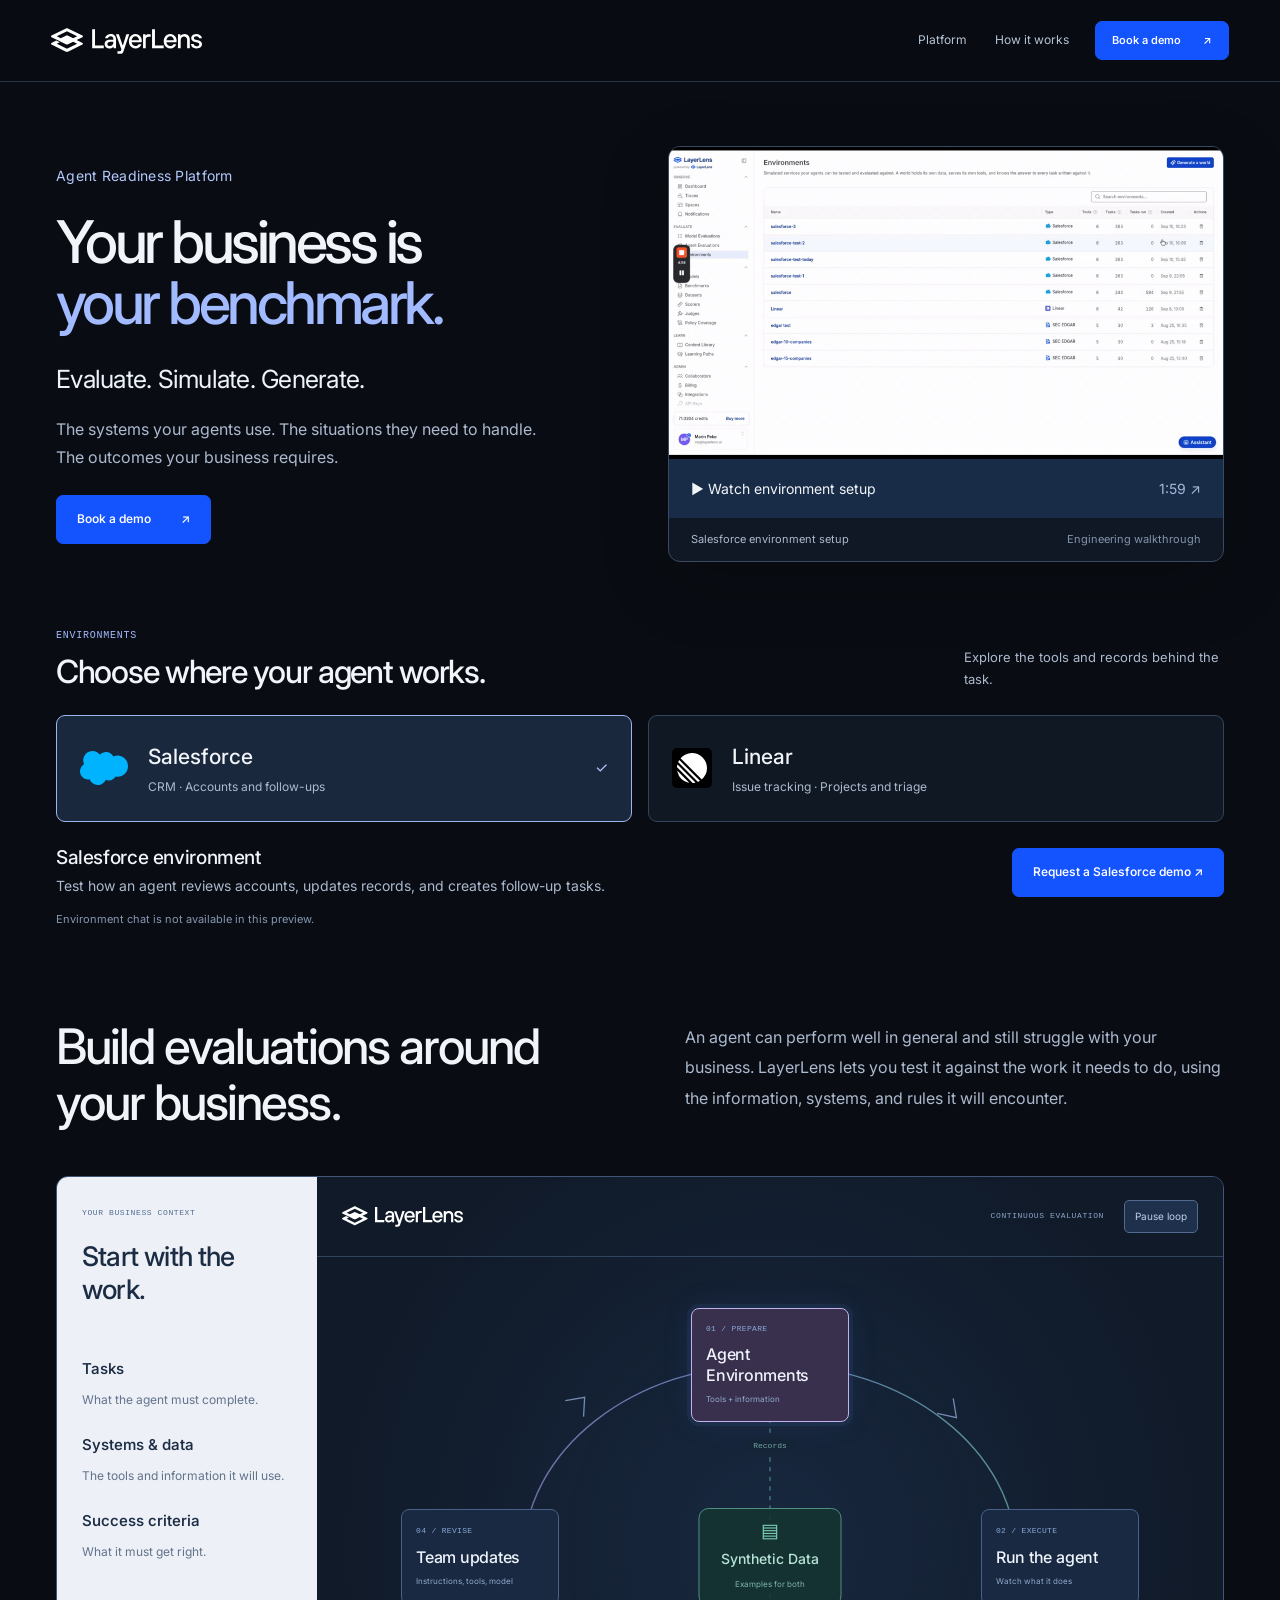
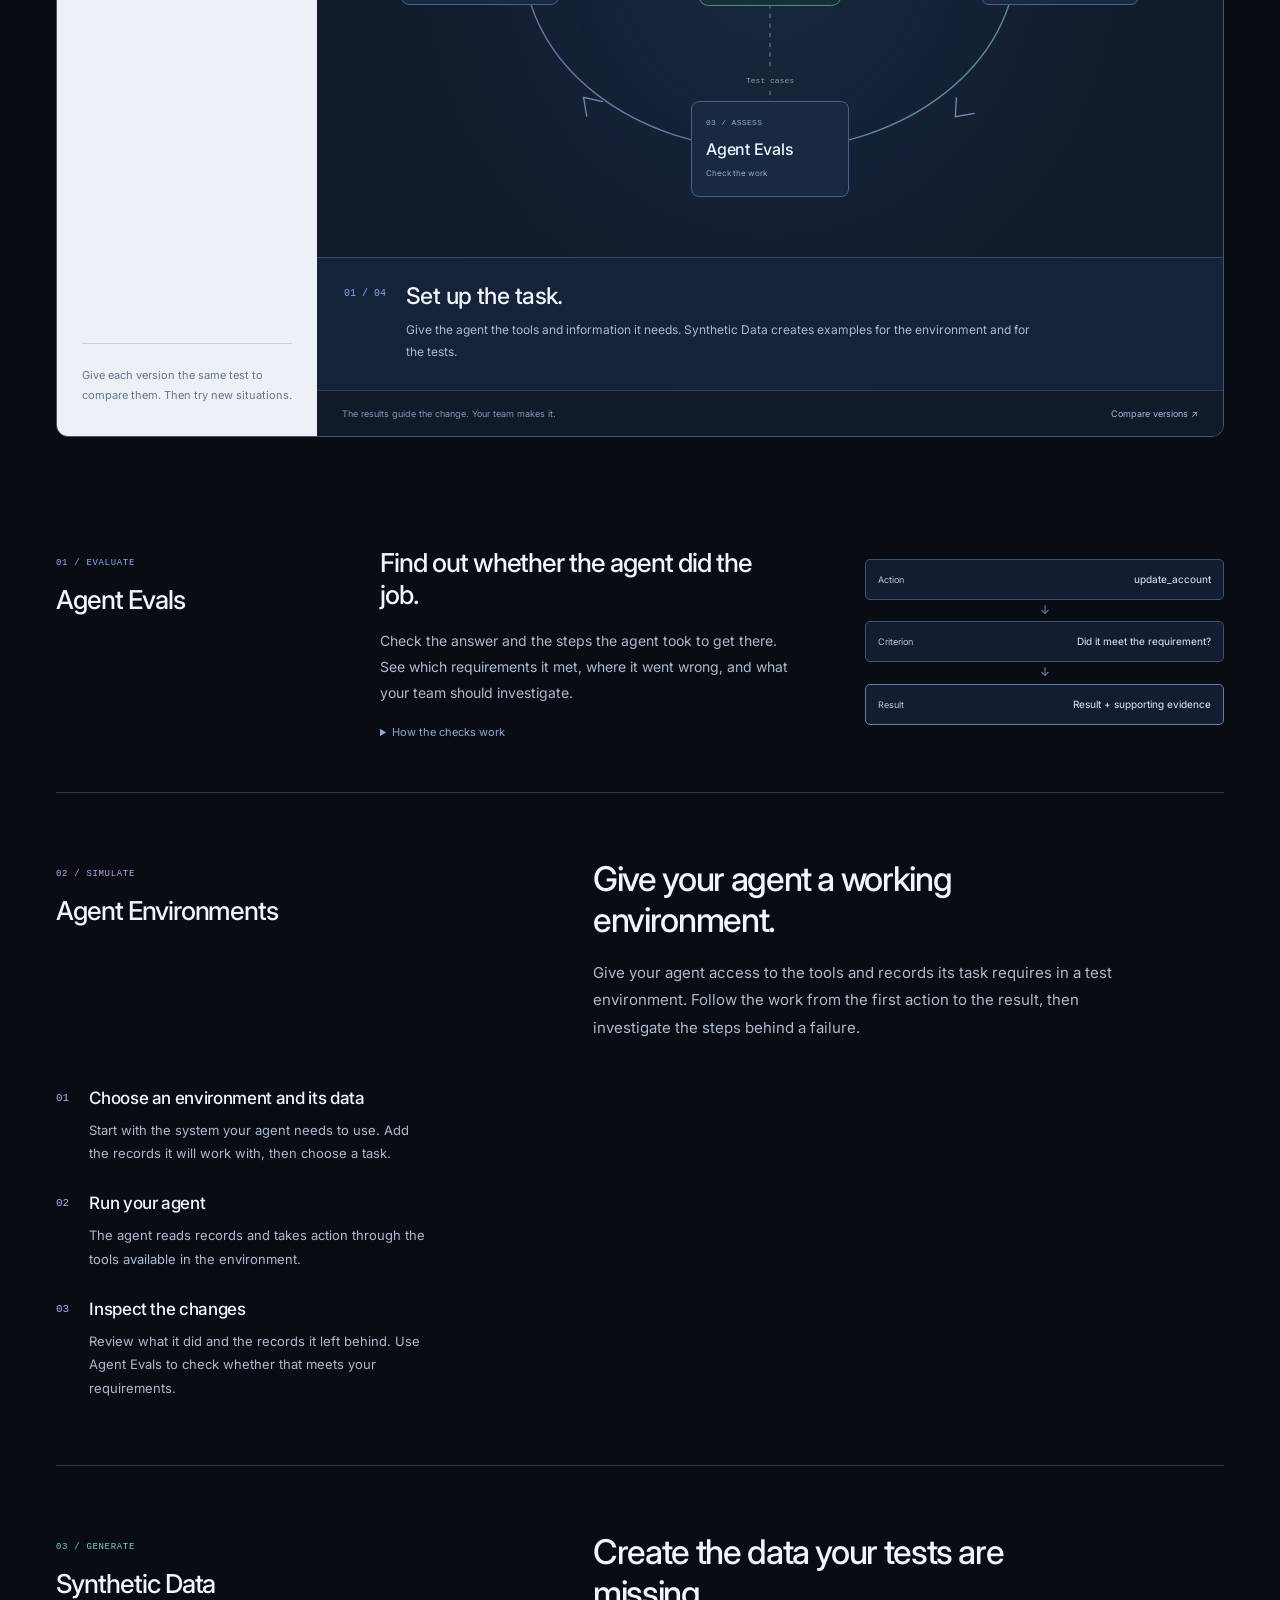
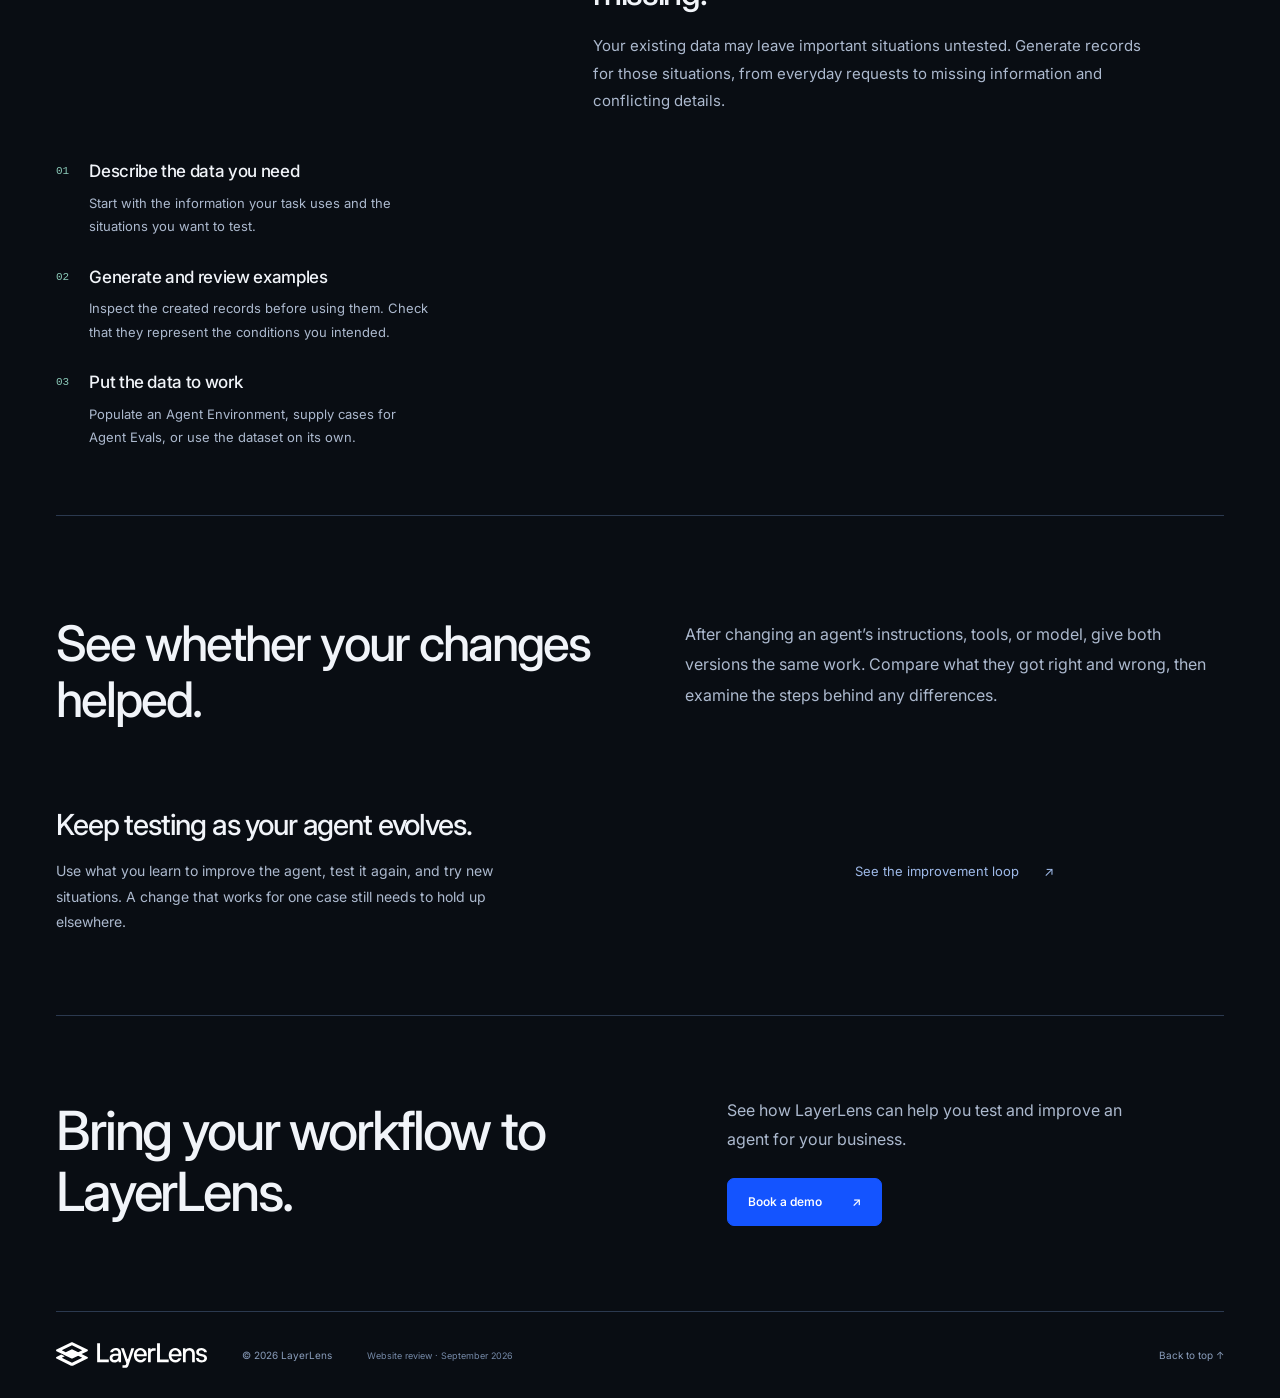
<file: index.html>
<!doctype html>
<html lang="en"><head><meta charset="utf-8"><meta name="viewport" content="width=device-width,initial-scale=1"><meta name="robots" content="noindex,nofollow"><title>LayerLens | Your business is your benchmark</title><link rel="icon" href="assets/LL-logo-white.svg"><style>@font-face{font-family:Inter;src:url(assets/Inter.ttf) format('truetype');font-weight:100 900;font-display:swap}
:root{--bg:#090d13;--panel:#121b29;--ink:#f1f4f9;--copy:#acb9ce;--line:#2b394f;--blue:#1454ff;--light:#a2baff;--data:#79cfbf;--world:#b9a8ed;--mono:ui-monospace,SFMono-Regular,monospace}
*{box-sizing:border-box}html{scroll-padding-top:100px}body{margin:0;background:var(--bg);color:var(--ink);font:15px/1.7 Inter,Arial,sans-serif;-webkit-font-smoothing:antialiased}a{color:inherit;text-decoration:none}button,select{font:inherit}button,a{touch-action:manipulation}button{cursor:pointer}p,h1,h2,h3,h4,figure{margin:0}p{color:var(--copy)}h1,h2,h3,h4{font-weight:500;letter-spacing:-.04em;line-height:1.14}h2{font-size:49px}h3{font-size:30px}h4{font-size:27px}a:focus-visible,button:focus-visible,select:focus-visible,summary:focus-visible{outline:2px solid #98dacd;outline-offset:5px}a:hover{text-decoration:underline;text-underline-offset:5px}.wrap{width:calc(100% - 112px);max-width:1280px;margin:0 auto}.mono,.eyebrow{font:10px/1.6 var(--mono);letter-spacing:.075em}.eyebrow{color:var(--light);text-transform:uppercase}.skip{position:absolute;top:-80px;left:20px;background:white;color:#111;padding:12px;z-index:100}.skip:focus{top:10px}.site-header{position:sticky;top:0;z-index:30;display:flex;align-items:center;gap:26px;height:82px;padding:0 max(4%,calc((100vw - 1280px)/2));background:#090d13ef;border-bottom:1px solid #273249;backdrop-filter:blur(16px)}.brand{display:flex;margin-right:auto}.site-header nav{display:flex;gap:28px;font-size:12px;color:#b7c3d6}.motion-control{background:none;border:0;color:#a2b4d3;min-width:30px;min-height:36px;font-size:12px}.button{display:inline-flex;align-items:center;justify-content:center;gap:30px;padding:13px 20px;background:var(--blue);border:1px solid var(--blue);border-radius:7px;color:white;font-size:12px;font-weight:550;min-height:45px;transition:background .2s,box-shadow .2s;text-decoration:none!important}.button:hover{background:#326afa;box-shadow:0 5px 30px #1d58f32b}.site-header .button{font-size:11px;min-height:38px;padding:9px 16px;gap:22px}.hero{padding-top:70px}.hero>.eyebrow{font-family:Inter,Arial,sans-serif;font-size:11px;letter-spacing:.08em;margin-bottom:25px}.hero-grid{display:grid;grid-template-columns:1.6fr 1fr;gap:75px;align-items:end}.hero h1{font-size:clamp(57px,6vw,85px);line-height:1.045;letter-spacing:-.06em}.hero h1 span{color:var(--light)}.hero-descriptor{color:#eef2fa;font-size:23px;letter-spacing:-.03em;line-height:1.4}.hero-body{font-size:16px;line-height:1.8;margin:18px 0 23px;max-width:410px}.hero-explanation .button{margin-top:0}.demo-image{margin:54px 0 0;border:1px solid #3a4a63;border-radius:12px;overflow:hidden;background:#121b28;box-shadow:0 20px 110px #10306822}.demo-image>img{display:block;width:100%;height:auto}.demo-image figcaption{display:flex;justify-content:space-between;gap:15px;padding:14px 20px;color:#b9c6da;font-size:10px;border-top:1px solid #3a4a63}.demo-image figcaption>span:last-child{font-size:9px;color:#8194b3}.platform{padding-top:105px}.section-intro{display:grid;grid-template-columns:1fr 1fr;gap:90px;align-items:start;margin-bottom:45px}.section-intro h2{max-width:560px}.section-intro>p{font-size:16px;line-height:1.9;max-width:560px;padding-top:3px}.platform-map{display:grid;grid-template-columns:.9fr .2fr 1.2fr;border:1px solid #3b4f6d;border-radius:12px;padding:37px;background:radial-gradient(ellipse at 70% 20%,#1a31587a,transparent 65%),#101925;overflow:hidden;position:relative}.map-input{background:#edf1f7;border-radius:8px;color:#182940;padding:26px;box-shadow:0 14px 40px #0004;position:relative;z-index:2}.map-input>.mono{font-size:9px;color:#4e688c}.map-input>div{display:grid;grid-template-columns:23px 1fr;column-gap:10px;padding:24px 0;border-bottom:1px solid #c6d1e1}.map-input>div:last-child{border-bottom:0;padding-bottom:0}.map-input>div>span{font:9px var(--mono);padding-top:7px;color:#7b8da6}.map-input strong{font-size:20px;font-weight:550;letter-spacing:-.03em}.map-input p{grid-column:2;font-size:12px;line-height:1.75;color:#5e6f87;margin-top:8px;max-width:250px}.map-bridge{position:relative;display:flex;align-items:center;justify-content:center;color:#9bbaff;font-size:22px}.map-bridge i{position:absolute;left:0;right:0;height:1px;background:#759ded66;top:50%}.map-bridge i:nth-child(1){top:30%;transform:rotate(25deg);transform-origin:left}.map-bridge i:nth-child(3){top:70%;transform:rotate(-25deg);transform-origin:left}.map-bridge>span{z-index:1;background:#142039;border:1px solid #415b86;display:grid;place-items:center;width:32px;height:32px;border-radius:50%;font-size:17px}.map-bridge i:after{content:'';position:absolute;width:4px;height:4px;top:-2px;border-radius:50%;background:#bbd2ff;box-shadow:0 0 12px #799ce8;animation:travel 3.5s linear infinite}.map-bridge i:nth-child(2):after{animation-delay:1s}.map-bridge i:nth-child(3):after{animation-delay:2s}.map-platform{display:flex;flex-direction:column;position:relative;z-index:2}.map-brand{display:block;padding:8px 0 22px 2px}.map-lanes{display:grid;gap:11px}.map-lanes>a{display:flex;align-items:center;gap:18px;border:1px solid #506992;background:linear-gradient(120deg,#263b5e,#16273f);border-radius:7px;padding:19px 18px;transition:transform .2s,border-color .2s;text-decoration:none}.map-lanes>a:hover{transform:translateX(4px);border-color:#9fbaf1}.lane-index{font:9px var(--mono);color:#90b0ec}.map-lanes strong{display:block;font-size:19px;line-height:1.3;font-weight:500;letter-spacing:-.02em}.map-lanes div>span{display:block;font-size:11px;line-height:1.6;color:#a8bfdf;margin-top:6px}.map-lanes b{font-size:15px;color:#87a9eb;font-weight:400;margin-left:auto}.map-lanes>a:nth-child(2){border-color:#695d8f;background:linear-gradient(120deg,#332e4a,#211f35)}.map-lanes>a:nth-child(2) .lane-index,.map-lanes>a:nth-child(2) b{color:#c2b4ef}.map-lanes>a:nth-child(2) div>span{color:#b4acca}.map-lanes>a:nth-child(3){border-color:#42776e;background:linear-gradient(120deg,#203e3d,#142b30)}.map-lanes>a:nth-child(3) .lane-index,.map-lanes>a:nth-child(3) b{color:#83d6c5}.map-lanes>a:nth-child(3) div>span{color:#9cbbb8}.map-output{padding:23px 2px 0}.map-output .mono{font-size:8px;color:#96add1}.map-output p{font-size:11px;margin-top:7px;color:#c3d2e8}.map-output i{font-style:normal;padding:0 7px;color:#6a87b6}.capabilities{margin-top:60px}.capability{display:grid;grid-template-columns:.75fr 1.2fr 1fr;gap:55px;padding:50px 0;border-bottom:1px solid var(--line);align-items:start}.capability-label .mono{font-size:9px;color:#8aacfa}.capability-label h3{font-size:26px;margin-top:13px}.capability-copy h4{font-size:26px;max-width:400px;line-height:1.22}.capability-copy p{font-size:14px;line-height:1.85;margin-top:18px;max-width:420px}.capability-art{min-width:0;min-height:190px;padding:12px 0;color:#b6c7e4}.eval-art{display:grid;justify-items:stretch}.eval-art>div{display:flex;gap:12px;justify-content:space-between;align-items:center;border:1px solid #3c5273;padding:10px 12px;border-radius:5px;background:#121e2f;font-size:9px}.eval-art b{font-size:10px;font-weight:450;color:#d0dcf1}.eval-art .art-result{border-color:#637eac}.art-arrow{display:block;text-align:center;color:#6b8bbc;font-size:12px;line-height:20px}.world-art{padding-top:7px}.world-agent{border:1px solid #6e6092;background:#262239;color:#d3c9f3;border-radius:5px;padding:9px;text-align:center;font-size:11px;width:105px;margin:auto}.world-links{display:flex;justify-content:space-around;color:#9f8ec3;font-size:14px;padding:5px 0}.world-tools{display:flex;justify-content:space-between;gap:7px}.world-tools>span{border:1px solid #504766;background:#1b192b;padding:8px;flex:1;text-align:center;font-size:10px;border-radius:4px}.world-state{margin-top:16px;border-top:1px solid #49415e;padding-top:13px;display:grid;gap:8px;font-size:9px}.world-state .mono{font-size:7px;color:#9486b3}.world-state i{padding:0 7px;color:#a992cc;font-style:normal}.data-art{padding-top:3px}.data-sheets{height:133px;display:flex;justify-content:center;align-items:center}.data-sheets>div{width:78px;height:99px;border:1px solid #619d93;background:linear-gradient(140deg,#243f40,#10262a);border-radius:5px;padding:24px 12px;transform:rotate(-10deg);margin-right:-17px;box-shadow:0 9px 20px #0004}.data-sheets>div:nth-child(2){transform:translateY(-9px);z-index:1}.data-sheets>div:nth-child(3){transform:rotate(10deg);margin-right:0}.data-sheets i{display:block;height:3px;width:100%;background:#84bcb344;margin-bottom:10px}.data-sheets i:last-child{width:65%}.data-destinations{display:flex;gap:7px;flex-wrap:wrap;justify-content:center}.data-destinations>span{border:1px solid #3b645e;padding:6px 8px;color:#98c8c0;font-size:8px;border-radius:4px}#agent-environments .capability-label .mono{color:var(--world)}#synthetic-data .capability-label .mono{color:var(--data)}.comparison{padding-top:100px}.comparison-surface{border:1px solid #435879;border-radius:12px;background:#111b29;overflow:hidden}.comparison-toolbar{display:flex;justify-content:space-between;gap:25px;align-items:center;padding:20px 25px;border-bottom:1px solid #34445c}.comparison-toolbar>.mono{font-size:9px;color:#9ab2d8}.comparison-toolbar label{display:flex;gap:14px;align-items:center;font-size:10px;color:#9cafcc}.comparison-toolbar select{background:#1b2a40;color:#edf2fb;padding:9px 30px 9px 12px;font-size:11px;border:1px solid #5c7293;border-radius:5px;max-width:100%}.comparison-context{display:flex;justify-content:space-between;gap:30px;padding:27px 25px;border-bottom:1px solid #34445c;background:linear-gradient(100deg,#1a2d47,#111c2c)}.comparison-context .mono{font-size:8px;color:#839fc8;display:block;margin-bottom:8px}.comparison-context strong{font-size:19px;line-height:1.4;letter-spacing:-.02em;font-weight:500}.fixed-conditions{display:flex;gap:9px;align-items:center;flex-wrap:wrap;justify-content:end}.fixed-conditions>span{border:1px solid #3b506e;border-radius:5px;padding:6px 9px;font-size:9px;color:#adc0df}.result-row{display:grid;grid-template-columns:1.6fr 1fr 1fr;gap:25px;padding:21px 25px;border-bottom:1px solid #2c3e57;font-size:13px;align-items:center}.result-row>span{min-width:0}.result-head{font-size:10px;color:#8da3c4}.result-row>span:first-child{color:#b6c7df}.result-pass{color:#94d8bf}.result-fail{color:#dfa98d}.trace-diff{display:flex;align-items:center;justify-content:space-between;gap:35px;padding:25px;background:#19283d66}.trace-diff .mono{font-size:8px;color:#8fa9d1}.trace-diff p{font-size:13px;line-height:1.8;max-width:620px;margin-top:9px}.assessment{font-size:10px;color:#9bd1bd;padding:8px 11px;border:1px solid #486a6259;border-radius:5px;white-space:nowrap}.assessment.mixed{color:#e0ba92;border-color:#9b785754}.example-note{border-top:1px solid #34465f;padding:16px 25px;font-size:10px;color:#8da4c5}.example-note summary{cursor:pointer}.example-note p{font-size:12px;line-height:1.8;padding-top:14px;max-width:820px}.iteration{display:grid;grid-template-columns:1fr 1fr;gap:90px;margin-top:45px;padding:35px 0 80px;border-bottom:1px solid var(--line)}.iteration h3{font-size:29px;max-width:460px}.iteration p{font-size:14px;line-height:1.85;margin-top:17px;max-width:500px}.iteration-flow{padding:6px 10px}.flow-stages{display:flex;align-items:center;gap:9px;justify-content:space-between}.flow-stages>span{border:1px solid #466083;border-radius:5px;padding:11px 15px;background:#132137;color:#c0d3ef;font-size:11px;white-space:nowrap}.flow-stages>i{color:#7797ca;font-style:normal;font-size:12px}.return-route{display:flex;justify-content:space-between;border:1px solid #516d9770;border-top:0;border-radius:0 0 10px 10px;margin:0 25px;height:48px;align-items:end;color:#92acd5;padding:0 10px;position:relative}.return-route>span:nth-child(2){font:8px var(--mono);letter-spacing:.05em;padding:3px 10px;background:var(--bg);transform:translateY(7px)}.return-route>span:first-child,.return-route>span:last-child{font-size:17px;padding-bottom:5px}.fresh-check{text-align:center;font-size:9px;color:#7f95b6;margin-top:28px}.closing{padding:80px 0 85px;display:grid;grid-template-columns:1.15fr 1fr;gap:100px;align-items:center}.closing h2{font-size:54px;max-width:600px}.closing p{font-size:16px;line-height:1.8;max-width:410px}.closing .button{margin-top:24px}footer{display:flex;align-items:center;gap:35px;padding:30px 0;border-top:1px solid var(--line);font-size:10px;color:#8a9dbb}footer>span{white-space:nowrap}footer p{font-size:9px;color:#7589a7}footer a{margin-left:auto;white-space:nowrap;font-size:10px}
@keyframes travel{from{left:0;opacity:0}20%{opacity:1}80%{opacity:1}to{left:100%;opacity:0}}.motion-paused *,.motion-paused *::before,.motion-paused *::after{animation-play-state:paused!important}
@media(min-width:1700px){.hero{padding-top:90px}}
@media(max-width:1100px){.wrap{width:calc(100% - 72px)}.hero-grid{gap:45px;grid-template-columns:1.5fr 1fr}.hero h1{font-size:65px}.hero-descriptor{font-size:20px}.hero-body{font-size:14px}.section-intro{gap:50px}.section-intro h2{font-size:41px}.section-intro>p{font-size:15px}.platform-map{padding:28px;grid-template-columns:1fr .15fr 1.2fr}.map-input{padding:23px}.map-input strong{font-size:18px}.map-lanes>a{padding:16px 14px;gap:13px}.map-lanes strong{font-size:17px}.capability{gap:30px;grid-template-columns:.8fr 1.2fr 1fr}.capability-label h3{font-size:24px}.capability-copy h4{font-size:23px}.capability-copy p{font-size:13px}.iteration{gap:50px}.flow-stages>span{font-size:9px;padding:10px}.closing{gap:65px}.closing h2{font-size:45px}}
@media(max-width:800px){.site-header{padding:0 30px;gap:20px}.site-header nav{font-size:11px;gap:20px}.hero{padding-top:50px}.hero-grid{grid-template-columns:1fr;gap:28px}.hero h1{font-size:70px}.hero-explanation{max-width:600px}.hero-descriptor{font-size:23px}.hero-body{max-width:600px;font-size:16px}.hero-explanation .button{margin-top:0}.demo-image{margin-top:35px}.section-intro{grid-template-columns:1fr;gap:22px;margin-bottom:34px}.section-intro h2{max-width:590px;font-size:44px}.section-intro>p{max-width:640px;font-size:15px}.platform{padding-top:75px}.platform-map{padding:25px;grid-template-columns:1fr .1fr 1.1fr}.map-input{padding:20px}.map-input>div{grid-template-columns:18px 1fr;padding:21px 0;gap:7px}.map-input strong{font-size:16px}.map-input p{font-size:11px}.map-lanes>a{padding:14px 12px;gap:10px}.lane-index{font-size:8px}.map-lanes strong{font-size:16px}.map-lanes div>span{font-size:10px}.map-bridge>span{width:25px;height:25px;font-size:13px}.map-output p{font-size:10px}.map-output i{padding:0 3px}.capabilities{margin-top:35px}.capability{grid-template-columns:1fr 1fr;gap:22px 40px;padding:35px 0}.capability-label{grid-column:1/-1;display:flex;gap:20px;align-items:center}.capability-label h3{margin-top:0;font-size:25px}.capability-copy h4{font-size:25px}.capability-copy p{font-size:14px}.capability-art{max-width:320px;width:100%;justify-self:end}.comparison{padding-top:75px}.comparison-context{flex-direction:column;gap:17px}.fixed-conditions{justify-content:start}.iteration{gap:35px}.iteration h3{font-size:27px}.iteration p{font-size:13px}.flow-stages{gap:5px}.flow-stages>span{font-size:8px;padding:10px 7px}.closing{gap:40px;padding-top:60px}.closing h2{font-size:40px}.closing p{font-size:14px}footer{gap:20px;flex-wrap:wrap}footer p{order:4;width:100%}}
@media(max-width:550px){html{scroll-padding-top:86px}.wrap{width:calc(100% - 44px)}.site-header{height:70px;padding:0 20px;gap:10px}.brand img{width:128px;height:auto}.site-header nav{display:none}.motion-control{min-width:27px;padding:5px}.site-header .button{font-size:10px;gap:13px;padding:9px 12px}.hero{padding-top:42px}.hero>.eyebrow{font-size:9px;letter-spacing:.07em;margin-bottom:24px}.hero h1{font-size:clamp(41px,10.5vw,58px);letter-spacing:-.055em;line-height:1.07}.hero-grid{gap:25px}.hero-descriptor{font-size:21px}.hero-body{font-size:14px;line-height:1.85;margin:15px 0 22px}.button{font-size:12px;padding:12px 20px}.demo-image{margin-top:32px;border-radius:7px}.demo-image figcaption{font-size:9px;padding:11px 13px;flex-direction:column;gap:3px}.demo-image figcaption>span:last-child{font-size:8px}.platform{padding-top:64px}.section-intro h2{font-size:36px;line-height:1.12;letter-spacing:-.04em}.section-intro>p{font-size:14px;line-height:1.85}.platform-map{grid-template-columns:1fr;padding:20px;gap:0;border-radius:9px}.map-input{padding:22px}.map-input>.mono{font-size:8px}.map-input>div{padding:18px 0;grid-template-columns:19px 1fr;gap:10px}.map-input strong{font-size:19px}.map-input p{font-size:12px;max-width:100%;margin-top:5px}.map-bridge{height:42px}.map-bridge i{display:none}.map-bridge>span{transform:rotate(90deg);width:27px;height:27px}.map-brand{padding:0 0 19px}.map-brand img{width:112px;height:auto}.map-lanes{gap:9px}.map-lanes>a{padding:15px 13px;gap:12px}.map-lanes strong{font-size:18px}.map-lanes div>span{font-size:11px}.map-output{padding-top:19px}.map-output .mono{font-size:7px}.map-output p{font-size:10px;line-height:1.9}.capabilities{margin-top:20px}.capability{grid-template-columns:1fr;gap:22px;padding:34px 0}.capability-label{grid-column:auto;flex-direction:column;align-items:start;gap:9px}.capability-label .mono{font-size:8px}.capability-label h3{font-size:27px}.capability-copy h4{font-size:25px;max-width:100%;line-height:1.25}.capability-copy p{font-size:14px;line-height:1.85;margin-top:15px;max-width:100%}.capability-art{max-width:100%;justify-self:stretch;padding:12px 14px 0;min-height:170px}.eval-art>div{font-size:10px;padding:11px 12px}.eval-art b{font-size:11px}.world-tools>span{font-size:11px}.world-state{font-size:10px}.world-state .mono{font-size:8px}.data-sheets{height:120px}.data-destinations>span{font-size:9px}.comparison{padding-top:63px}.comparison-toolbar{padding:17px;flex-direction:column;align-items:start;gap:17px}.comparison-toolbar>.mono{font-size:8px}.comparison-toolbar label{width:100%;display:grid;gap:8px;font-size:10px}.comparison-toolbar select{width:100%;font-size:12px;padding:10px}.comparison-context{padding:20px 17px;gap:15px}.comparison-context strong{font-size:18px}.fixed-conditions{gap:6px}.fixed-conditions>span{font-size:8px;padding:5px 7px}.result-row{grid-template-columns:1.5fr .75fr .75fr;gap:12px;padding:18px 16px;font-size:11px;align-items:start}.result-head{font-size:9px}.trace-diff{padding:21px 17px;flex-direction:column;align-items:start;gap:15px}.trace-diff p{font-size:12px;line-height:1.85}.trace-diff .mono{font-size:7px}.assessment{font-size:9px;white-space:normal}.example-note{padding:15px 17px;font-size:9px}.example-note p{font-size:11px}.iteration{grid-template-columns:1fr;gap:26px;padding:0 0 45px;margin-top:32px}.iteration h3{font-size:27px}.iteration p{font-size:14px}.iteration-flow{padding:5px 0}.flow-stages>span{font-size:10px;padding:10px 12px}.flow-stages>i{font-size:11px}.fresh-check{font-size:9px}.closing{grid-template-columns:1fr;gap:22px;padding:48px 0 55px}.closing h2{font-size:38px}.closing p{font-size:14px;max-width:100%}.closing .button{margin-top:22px}footer{padding:27px 0;gap:18px;font-size:9px}footer img{width:125px;height:auto}footer p{font-size:8px}footer a{font-size:9px}}
@media(max-width:350px){.site-header{padding:0 14px;gap:6px}.brand img{width:111px}.site-header .button{font-size:9px;padding:9px 10px;gap:8px}.hero h1{font-size:40px}.hero-descriptor{font-size:18px}.hero-body{font-size:13px}.section-intro h2{font-size:32px}.platform-map{padding:16px}.map-input{padding:18px}.map-lanes strong{font-size:16px}.map-lanes div>span{font-size:10px}.map-output p{font-size:9px}.capability-copy h4{font-size:24px}.result-row{gap:9px;padding:16px 12px;font-size:10px}.result-head{font-size:8px}.fixed-conditions>span{font-size:7px;padding:5px 6px}.flow-stages>span{font-size:9px;padding:10px 8px}.closing h2{font-size:34px}}
@media(prefers-reduced-motion:reduce){*,*::before,*::after{animation:none!important;transition:none!important;scroll-behavior:auto!important}}
.continuous-system{display:grid;grid-template-columns:260px 1fr;border:1px solid #405778;border-radius:12px;overflow:hidden;background:#111b29}.loop-context{background:#edf1f7;color:#1c2c44;padding:30px 25px;display:flex;flex-direction:column}.loop-context>.mono{font-size:8px;color:#526b91}.loop-context h3{font-size:27px;line-height:1.2;margin-top:22px;letter-spacing:-.03em}.loop-context dl{margin:28px 0}.loop-context dt{font-size:15px;font-weight:550;margin-top:22px}.loop-context dd{font-size:12px;line-height:1.8;color:#62738c;margin:7px 0 0}.loop-context>p{font-size:11px;line-height:1.8;color:#65758e;padding-top:22px;margin-top:auto;border-top:1px solid #c8d2e1}.motion-workspace{min-width:0;background:radial-gradient(ellipse at 50% 43%,#27446b55,transparent 67%),#101a29}.motion-heading{display:flex;align-items:center;gap:20px;padding:23px 25px;border-bottom:1px solid #30435f}.motion-heading>.mono{font-size:8px;color:#8ca5c9;margin-left:auto}.cycle-toggle{background:#1e304b;border:1px solid #526b8f;border-radius:5px;color:#bcd0ee;padding:7px 10px;font-size:10px;white-space:nowrap}.cycle-diagram{position:relative;width:100%;aspect-ratio:720/560;max-height:600px;min-height:390px}.cycle-routes{position:absolute;inset:0;width:100%;height:100%;overflow:visible}.cycle-track{fill:none;stroke:url(#cycle-color);stroke-width:1.3;opacity:.6}.data-feed{fill:none;stroke:#75c6b7;stroke-width:1;stroke-dasharray:4 5;opacity:.65}.route-arrow{fill:none;stroke:#9eb9e5;stroke-width:1.2;opacity:.7}.cycle-node{position:absolute;transform:translate(-50%,-50%);width:158px;min-height:96px;text-align:left;background:#182941;border:1px solid #47618b;border-radius:8px;padding:14px;z-index:2;transition:background .35s,border-color .35s,box-shadow .35s;color:#eef3fc}.cycle-node .mono{display:block;color:#8ba8d7;font-size:8px;letter-spacing:.04em;margin-bottom:9px}.cycle-node strong{font-size:16px;line-height:1.3;display:block;font-weight:500;letter-spacing:-.015em}.cycle-node small{display:block;font-size:8px;color:#92aace;margin-top:7px}.cycle-node.active{background:#273f62;border-color:#9fbdf9;box-shadow:0 0 0 4px #5d8edc15,0 0 30px #4666ba20}.node-world{left:50%;top:18%;border-color:#796b9b}.node-world.active{border-color:#c2b1ee;background:#39304e}.node-agent{left:82%;top:50%}.node-eval{left:50%;top:82%}.node-team{left:18%;top:50%}.data-center{position:absolute;left:50%;top:50%;transform:translate(-50%,-50%);display:flex;flex-direction:column;align-items:center;justify-content:center;width:143px;height:98px;gap:7px;border:1px solid #518f82;background:#15342fd9;border-radius:10px;z-index:2;text-decoration:none!important}.data-center strong{font-size:14px;font-weight:500;color:#b7e4d8}.data-center small{font-size:8px;color:#80b6a9}.data-icon{font-size:19px;color:#80d6bd;line-height:1}.feed-label{position:absolute;left:50%;transform:translateX(-50%);font:8px var(--mono);color:#72aa9e;background:#152436;padding:4px 7px;z-index:1}.feed-records{top:30%}.feed-cases{bottom:28%}.cycle-explainer{display:flex;gap:20px;border-top:1px solid #344b6b;background:#15233a;padding:24px 27px;min-height:133px}.cycle-step{font:10px var(--mono);color:#85aaf0;white-space:nowrap;padding-top:6px}.cycle-explainer h4{font-size:23px;letter-spacing:-.025em;line-height:1.25}.cycle-explainer p{font-size:12px;line-height:1.85;margin-top:9px;max-width:640px}.cycle-footer{display:flex;justify-content:space-between;gap:20px;padding:15px 25px;font-size:9px;color:#7f99bd;border-top:1px solid #293c59}.cycle-footer a{white-space:nowrap;color:#a2badc}.return-to-loop{font-size:13px;color:#9eb9e8;display:flex;align-items:center;gap:25px;justify-self:center;align-self:center}
@media(max-width:1100px){.continuous-system{grid-template-columns:220px 1fr}.loop-context{padding:25px 21px}.loop-context h3{font-size:24px}.motion-heading{gap:12px;padding:20px}.motion-heading>.mono{display:none}.cycle-toggle{margin-left:auto}.cycle-node{width:132px;padding:11px;min-height:87px}.cycle-node strong{font-size:14px}.cycle-node small{font-size:7px}.data-center{width:124px;height:90px}.data-center strong{font-size:12px}.cycle-diagram{min-height:380px}.cycle-explainer{padding:22px;min-height:157px}.cycle-explainer h4{font-size:21px}}
@media(max-width:800px){.continuous-system{grid-template-columns:1fr}.loop-context{padding:25px;display:block}.loop-context h3{font-size:25px;margin-top:12px}.loop-context dl{display:grid;grid-template-columns:repeat(3,1fr);column-gap:25px;margin:20px 0}.loop-context dt{grid-row:1;margin:0;font-size:14px}.loop-context dd{grid-row:2;font-size:11px;line-height:1.7}.loop-context>p{font-size:11px;padding-top:15px}.motion-heading>.mono{display:block}.motion-heading .cycle-toggle{margin-left:0}.cycle-diagram{min-height:0;max-height:none}.cycle-node{width:155px;padding:14px;min-height:94px}.cycle-node strong{font-size:16px}.cycle-node small{font-size:8px}.data-center{width:140px;height:100px}.data-center strong{font-size:14px}.cycle-explainer{min-height:134px}}
@media(max-width:550px){.loop-context{padding:23px}.loop-context h3{font-size:24px;max-width:none}.loop-context dl{column-gap:16px}.loop-context dt{font-size:12px}.loop-context dd{font-size:10px}.loop-context>p{font-size:10px}.motion-heading{padding:18px 16px}.motion-heading>.mono{display:none}.motion-heading img{width:112px;height:auto}.motion-heading .cycle-toggle{margin-left:auto;font-size:9px}.cycle-diagram{aspect-ratio:720/640}.cycle-routes{height:100%}.cycle-node{width:94px;min-height:76px;padding:10px 8px}.cycle-node .mono{font-size:6px;margin-bottom:6px}.cycle-node strong{font-size:11px}.cycle-node small{font-size:6px;line-height:1.5;margin-top:5px}.node-world{top:22%}.node-eval{top:78%}.data-center{width:102px;height:77px;border-radius:7px;gap:5px}.data-center strong{font-size:10px}.data-center small{font-size:6px}.data-icon{font-size:16px}.feed-label{font-size:6px;padding:2px 4px}.feed-records{top:35%}.feed-cases{bottom:33%}.cycle-explainer{padding:20px 17px;gap:14px;min-height:167px}.cycle-step{font-size:8px}.cycle-explainer h4{font-size:21px}.cycle-explainer p{font-size:11px}.cycle-footer{padding:14px 17px;gap:13px;font-size:8px}.cycle-footer>span{max-width:160px}.cycle-footer a{white-space:normal;text-align:right;max-width:90px}.return-to-loop{justify-self:start;font-size:12px}.iteration{gap:25px}}
@media(max-width:350px){.loop-context{padding:21px}.loop-context dl{gap:8px}.loop-context dt{font-size:11px}.loop-context dd{font-size:9px}.cycle-node{width:81px;min-height:72px;padding:9px 6px}.cycle-node strong{font-size:10px}.cycle-node .mono{font-size:5px}.cycle-node small{font-size:5.5px}.data-center{width:88px;height:69px}.data-center strong{font-size:9px}.data-center small{font-size:5.5px}.cycle-explainer{min-height:193px}.cycle-explainer h4{font-size:20px}.cycle-footer{font-size:7px}}
.mechanism-detail{margin-top:17px;font-size:11px;color:#8faad1}.mechanism-detail summary{cursor:pointer}.mechanism-detail p{font-size:12px;margin-top:12px;line-height:1.8}
@media(max-width:550px){.feed-label{display:none}}
/* Product workflows: inputs, action, and inspectable output. */
.product-workflow{grid-template-columns:1fr 1.35fr;gap:30px 70px;padding:65px 0}.product-workflow .capability-label{grid-column:1}.product-workflow .capability-copy{grid-column:2}.product-workflow .capability-copy h4{max-width:520px;font-size:34px}.product-workflow .capability-copy p{max-width:560px;font-size:15px}.product-process{align-self:center}.product-process ol{list-style:none;padding:0;margin:0;display:grid;gap:27px}.product-process li{display:flex;gap:20px}.product-process li>span{font:11px var(--mono);color:var(--world);padding-top:5px}.product-process h5{font-size:17px;font-weight:500;letter-spacing:-.02em;line-height:1.4;margin:0 0 8px}.product-process p{font-size:13px;line-height:1.8;max-width:340px}.product-preview{border:1px solid #554b70;border-radius:10px;overflow:hidden;background:linear-gradient(140deg,#211e31,#121a27);min-width:0}.preview-heading{display:flex;justify-content:space-between;align-items:center;gap:15px;padding:18px 22px;border-bottom:1px solid #49435e}.preview-heading .mono{color:#bfafd9;font-size:9px}.preview-heading>span:last-child{font-size:9px;color:#9e99b2}.world-services{display:flex;align-items:center;justify-content:center;gap:15px;padding:23px 20px}.world-services>span{padding:7px 15px;background:#373048;border:1px solid #6d608b;border-radius:5px;font-size:12px;color:#e5dbf9}.world-services i{font-style:normal;color:#8c7ea7}.state-toolbar{padding:5px 22px 17px;display:flex;justify-content:space-between;gap:15px;align-items:center}.state-toolbar>strong{font-size:12px;font-weight:450;color:#b9b3c9}.state-switch{display:flex;border:1px solid #625773;border-radius:5px;padding:3px;gap:3px}.state-switch button{border:0;color:#ada5bf;font-size:10px;padding:7px 10px;border-radius:3px;background:transparent;white-space:nowrap}.state-switch button[aria-pressed=true]{background:#ded5ef;color:#262034}.record-inspector{margin:0 22px;border-top:1px solid #454057}.record-inspector>div{display:flex;justify-content:space-between;gap:20px;border-bottom:1px solid #454057;padding:12px 0;font-size:12px}.record-inspector dt{color:#a59bb8}.record-inspector dd{margin:0;color:#e2d9f1}.world-observation{font-size:12px;padding:17px 22px;line-height:1.75;min-height:77px;color:#c1b6d5}.product-result{padding:21px 22px;background:#0a101c66;border-top:1px solid #454057}.product-result>.mono{font-size:8px;color:#a699bf}.product-result p{font-size:13px;line-height:1.85;margin-top:9px;color:#d0c9dd}.synthetic-preview{border-color:#3b6b61;background:linear-gradient(140deg,#162f2d,#121b26)}.synthetic-preview .preview-heading,.synthetic-preview .product-result{border-color:#34554f}.synthetic-preview .preview-heading .mono,.synthetic-preview .product-result>.mono,#synthetic-data .product-process li>span{color:#8bc9b8}.data-brief{margin:22px;border-left:2px solid #79c5ad;padding-left:15px}.data-brief>.mono{font-size:8px;color:#78b09e}.data-brief p{color:#c4dbd3;font-size:13px;line-height:1.8;margin-top:7px}.dataset-table{margin:0 22px}.dataset-row{display:grid;grid-template-columns:1fr 1fr 1fr;gap:15px;border-bottom:1px solid #36534e;padding:12px 0;font:11px/1.5 var(--mono);color:#c1d9d1}.dataset-head{font-family:Inter,Arial,sans-serif;font-size:10px;color:#829f95;border-top:1px solid #36534e}.dataset-row .data-condition{color:#f1dba3}.dataset-caption{display:flex;justify-content:space-between;gap:15px;padding:17px 22px;font-size:9px;color:#829f95}.dataset-caption a{color:#b0e3cf}.synthetic-preview .product-result p{color:#c4dbd3}
@media(max-width:1000px){.product-workflow{gap:30px;grid-template-columns:1fr 1.3fr}.state-toolbar{align-items:start;flex-direction:column}.world-services{gap:8px}.world-services>span{padding:7px 9px;font-size:10px}}
@media(max-width:700px){.product-workflow{grid-template-columns:1fr;padding:45px 0;gap:25px}.product-workflow .capability-copy{grid-column:1}.product-workflow .capability-copy h4{font-size:29px}.product-process p{max-width:none}.product-process ol{gap:20px}.product-process h5{font-size:16px}.product-process p{font-size:13px}.product-preview{margin-top:5px}.preview-heading{padding:16px}.preview-heading .mono{font-size:8px}.preview-heading>span:last-child{font-size:8px}.state-toolbar{padding:0 16px 15px;gap:12px}.record-inspector{margin:0 16px}.world-observation,.product-result{padding:17px 16px}.dataset-table{margin:0 16px}.dataset-caption{padding:15px 16px;flex-direction:column;gap:6px}.data-brief{margin:20px 16px}.dataset-row{font-size:10px;gap:8px}.product-result p{font-size:12px}.world-services{padding:20px 12px;gap:8px}.world-services>span{padding:6px 8px}.product-workflow .capability-label h3{font-size:24px}}
.world-walkthrough{display:grid;gap:20px;min-width:0}.setup-preview{border:1px solid #5d5378;border-radius:10px;overflow:hidden;background:linear-gradient(130deg,#2c253e,#161e2c)}.setup-stages{display:grid;grid-template-columns:repeat(3,1fr);padding:18px 22px 0;gap:7px}.setup-stages button{border:0;border-bottom:2px solid #564965;text-align:left;background:transparent;color:#b3a8c5;font-size:11px;line-height:1.6;padding:5px 0 11px}.setup-stages button>span{display:block;font:9px var(--mono);margin-bottom:7px;color:#90809f}.setup-stages button[aria-pressed=true]{border-color:#d4bdf9;color:white}.setup-detail{display:flex;gap:18px;padding:25px 22px;min-height:152px}.setup-symbol{flex-shrink:0;display:grid;place-items:center;width:42px;height:42px;border:1px solid #8b72ad;border-radius:8px;font-size:23px;color:#d4bdf9;background:#413353}.setup-detail h5{font-size:18px;font-weight:500;letter-spacing:-.02em;line-height:1.4;margin:0 0 9px}.setup-detail p{font-size:12px;line-height:1.85;color:#bcb0cd}.setup-outcome{border-top:1px solid #4d425f;padding:15px 22px;background:#15132255}.setup-outcome .mono{color:#9f8fb3;font-size:8px}.setup-outcome p{font-size:12px;margin-top:7px;color:#dad0e8}.inspect-record{font:inherit;background:transparent;border:0;padding:0;color:#a9dccc;min-height:28px;text-align:left}.inspect-record[aria-pressed=true]{color:white;text-decoration:underline;text-underline-offset:5px}.record-purpose{margin:17px 22px 0;padding:14px 16px;background:#264b403d;border-left:2px solid #73bda2;min-height:115px}.record-purpose .mono{font-size:8px;color:#89b9a7}.record-purpose p{font-size:12px;line-height:1.85;margin-top:8px;color:#c5dbd1}.product-workflow .product-process{align-self:start;padding-top:15px}@media(max-width:700px){.setup-detail{padding:20px 16px;min-height:200px;gap:12px}.setup-detail h5{font-size:17px}.setup-symbol{width:32px;height:32px;font-size:18px}.setup-stages{padding:15px 16px 0}.setup-stages button{font-size:10px}.setup-outcome{padding:15px 16px;min-height:100px}.record-purpose{margin:16px 16px 0;min-height:145px}.product-workflow .product-process{padding-top:0}.world-walkthrough{gap:15px}}
/* Homepage anonymous experience, followed by a proposed workspace continuation. */
.home-experience{margin-top:50px}.try-intro{display:flex;gap:35px;align-items:start;justify-content:space-between;margin-bottom:25px}.try-intro .mono{color:#8daff2;font-size:9px}.try-intro h2{font-size:33px;letter-spacing:-.035em;margin:12px 0}.try-intro>div>p{font-size:14px;max-width:660px}.walkthrough-image{font-size:11px;flex-shrink:0;padding-top:8px;max-width:360px;color:#a1b6d7}.walkthrough-image summary{cursor:pointer}.walkthrough-image .demo-image{margin-top:15px}.walkthrough-image figcaption{flex-direction:column;gap:4px;font-size:9px;padding:10px}.try-shell{border:1px solid #45618b;border-radius:12px;overflow:hidden;background:radial-gradient(ellipse at 85% 30%,#24487255,transparent 65%),#111c2b;box-shadow:0 18px 70px #030b1744}.try-toolbar{display:flex;align-items:end;gap:22px;padding:22px 26px;background:#18283f;border-bottom:1px solid #3b5272}.try-toolbar label{display:grid;gap:6px;font-size:10px;color:#99b0d3}.try-toolbar select{font:13px Inter,Arial,sans-serif;color:#e4edfb;background:#0f1d30;border:1px solid #546d91;border-radius:5px;padding:9px 32px 9px 11px;max-width:100%}.try-status{margin-left:auto;align-self:center;font-size:10px;color:#a6cebd;border:1px solid #426c61;background:#1b3a3333;padding:6px 10px;border-radius:5px}.try-disclosure{padding:9px 26px;font-size:9px;color:#8399b9;border-bottom:1px solid #2d405b}.try-layout{display:grid;grid-template-columns:310px 1fr;min-height:405px}.try-task{padding:30px 26px;border-right:1px solid #344d6e;background:#15223966}.try-task>.mono{font-size:8px;color:#819fcf}.try-task h3{font-size:24px;line-height:1.25;margin:13px 0}.try-task>p{font-size:12px;line-height:1.85}.try-rule{margin:21px 0;padding-top:16px;border-top:1px solid #385171}.try-rule .mono{font-size:8px;color:#8fa9d0}.try-rule p{font-size:11px;line-height:1.8;margin-top:7px;color:#c0cee4}.try-task button,.try-continuation button,#try-confirm,.try-empty button{background:#1556ff;border:1px solid #4b7eff;color:white;font:12px Inter,Arial,sans-serif;border-radius:6px;padding:11px 16px;cursor:pointer}.try-task .try-small{font-size:9px;color:#7f98be;margin-top:11px}.try-workspace{min-width:0}.try-tabs{display:flex;gap:20px;padding:0 28px;border-bottom:1px solid #344d6e}.try-tabs button{font:12px Inter,Arial,sans-serif;background:transparent;color:#869dbf;border:0;border-bottom:2px solid transparent;padding:19px 0;cursor:pointer}.try-tabs button[aria-pressed=true]{color:#dbe8ff;border-bottom-color:#91b3ff}#try-panel{padding:25px 28px;min-height:340px}.try-panel-head{display:flex;justify-content:space-between;gap:20px;align-items:center;margin-bottom:18px}.try-panel-head h4{font-size:20px}.try-panel-head>span{font-size:9px;color:#8ca2c3}.try-table table{width:100%;border-collapse:collapse;font-size:12px}.try-table th{text-align:left;font-size:9px;font-weight:400;color:#839fc7;padding:12px 9px;border-bottom:1px solid #375073}.try-table td{padding:14px 9px;border-bottom:1px solid #2d4260;color:#c1d1e9}.try-table td:first-child{color:#e2ebf8}.try-panel-note{font-size:11px;line-height:1.8;margin-top:18px;max-width:600px;color:#8fa6c8}.try-conversation>.mono,.try-answer>.mono{font-size:8px;color:#8ba6d0}.try-conversation>p{font-size:14px;margin:8px 0 19px;color:#d7e4f9}.try-answer{border:1px solid #4a658f;background:#243b5a77;padding:18px;border-radius:7px}.try-answer p{font-size:13px;line-height:1.9;color:#d4e0f3;margin-top:9px}.try-conversation details{font-size:11px;color:#9cb4d8;margin-top:17px}.try-conversation summary{cursor:pointer}.try-conversation ol{padding-left:20px;font-size:11px;line-height:1.9}.try-inline{display:inline-block;background:none;border:0;padding:0;color:#a6c4ff;font:12px Inter,Arial,sans-serif;margin-top:20px;cursor:pointer}.try-empty{padding:30px 0}.try-empty h4{font-size:23px}.try-empty p{font-size:13px;margin:15px 0 22px}.try-checks>div{display:flex;justify-content:space-between;gap:20px;padding:14px 0;border-bottom:1px solid #324962;font-size:12px;color:#c6d7ef}.try-checks b{color:#86ccb3;font-weight:400;white-space:nowrap}.try-continuation{display:flex;justify-content:space-between;gap:30px;align-items:center;background:#0c1524;padding:22px 26px;border-top:1px solid #3a5272}.try-continuation strong{font-size:14px;font-weight:500}.try-continuation p{font-size:11px;margin-top:5px;max-width:570px}.try-continuation button{white-space:nowrap;background:#1e3250;border-color:#4b6b99;color:#c3d8f7;font-size:11px}.try-bottom{display:flex;justify-content:space-between;gap:20px;font-size:10px;color:#7e94b5;padding:14px 0}.try-bottom a{color:#a3bde5}#try-dialog{max-width:550px;width:90%;background:#142238;color:#e6effc;border:1px solid #5c7dab;border-radius:12px;padding:32px}#try-dialog::backdrop{background:#020811cc;backdrop-filter:blur(5px)}#try-dialog .mono{font-size:8px;color:#8daee0}#try-dialog h2{font-size:30px;margin:17px 0}#try-dialog>p{font-size:13px;line-height:1.9}#try-dialog dl{display:grid;grid-template-columns:100px 1fr;font-size:12px;gap:12px;border-top:1px solid #415a7c;border-bottom:1px solid #415a7c;padding:20px 0;margin:22px 0}#try-dialog dt{color:#86a0c7}#try-dialog dd{margin:0;color:#c9d9ef}#try-dialog .try-small{font-size:10px;margin-top:18px;color:#8ba1c2}.dialog-close{float:right;background:none;color:#bbd0f0;border:0;font-size:25px;cursor:pointer}
@media(max-width:950px){.try-layout{grid-template-columns:260px 1fr}.try-toolbar{gap:14px}.try-task{padding:24px 21px}.try-tabs{gap:15px;padding:0 21px}#try-panel{padding:22px 21px}.try-intro{flex-direction:column;gap:8px}.walkthrough-image{max-width:500px;padding-top:0}.try-status{font-size:8px}}
@media(max-width:700px){.home-experience{margin-top:35px}.try-intro h2{font-size:29px}.try-intro>div>p{font-size:13px}.try-toolbar{flex-wrap:wrap;padding:18px;align-items:start;gap:14px}.try-toolbar label{flex:1;min-width:0;font-size:9px}.try-toolbar select{width:100%;font-size:11px;padding:9px 20px 9px 8px}.try-toolbar label:nth-child(2){flex:1.35}.try-status{margin:0;font-size:9px}.try-disclosure{padding:10px 18px;font-size:8px}.try-layout{grid-template-columns:1fr}.try-task{border-right:0;border-bottom:1px solid #344d6e;padding:22px 18px}.try-task h3{font-size:23px;max-width:400px}.try-rule{margin:15px 0;padding-top:12px}.try-task>p{font-size:12px}.try-tabs{gap:20px;padding:0 18px}.try-tabs button{font-size:11px;padding:16px 0}#try-panel{padding:22px 18px;min-height:300px}.try-panel-head{gap:10px;align-items:start}.try-panel-head h4{font-size:19px}.try-panel-head>span{font-size:8px;max-width:85px}.try-table{overflow-x:auto}.try-table table{font-size:10px;min-width:260px}.try-table td,.try-table th{padding:13px 6px}.try-table th{font-size:8px}.try-panel-note{font-size:10px}.try-continuation{padding:20px 18px;flex-direction:column;align-items:start;gap:16px}.try-continuation strong{font-size:14px}.try-continuation p{font-size:11px}.try-bottom{flex-direction:column;gap:9px;font-size:9px}.try-answer{padding:14px}.try-answer p{font-size:12px}.try-checks>div{font-size:11px;gap:12px}.try-conversation>p{font-size:13px}#try-dialog{padding:23px}#try-dialog h2{font-size:27px}#try-dialog dl{grid-template-columns:85px 1fr;font-size:11px}.try-inline{font-size:11px}}
</style><style>
/* Team feedback: exact hero copy, actual walkthrough, compact environment selection. */
.hero{padding-top:64px}.hero-grid{grid-template-columns:1fr 1fr;gap:56px;align-items:center}.hero-copy>.eyebrow{font:14px/1.5 Inter,Arial,sans-serif;letter-spacing:.02em;margin-bottom:25px;color:#b4c8fc;text-transform:none}.hero h1{font-size:clamp(44px,4.6vw,67px)}.hero-descriptor{margin-top:28px;font-size:25px}.hero-body{max-width:490px;font-size:16px}.walkthrough{min-width:0;border:1px solid #3a4a63;border-radius:12px;overflow:hidden;background:#101825;box-shadow:0 20px 70px #0003}.walkthrough>a{display:block;text-decoration:none}.walkthrough img{display:block;width:100%;height:auto}.watch-label{display:flex;justify-content:space-between;gap:15px;padding:18px 22px;color:#f1f4f9;background:#192c47;font-size:14px}.watch-label>span{color:#a5b9d8}.walkthrough figcaption{padding:12px 22px;color:var(--copy);font-size:11px;display:flex;flex-wrap:wrap;justify-content:space-between;gap:5px}.walkthrough figcaption>span{color:#8294ac}.environment-picker{padding-top:66px;padding-bottom:20px}.environment-heading{display:flex;justify-content:space-between;align-items:end;gap:30px;margin-bottom:24px}.environment-heading .eyebrow{margin-bottom:10px}.environment-heading h2{font-size:32px}.environment-heading>p{font-size:13px;max-width:260px}.environment-options{display:grid;grid-template-columns:1fr 1fr;gap:16px}.environment-options button{background:#101923;border:1px solid #34445c;border-radius:9px;display:flex;align-items:center;gap:20px;padding:23px;text-align:left;color:var(--ink);min-width:0}.environment-options button[aria-pressed=true]{border-color:#9cb7f0;background:#19283d}.environment-options img{object-fit:contain;flex-shrink:0}.environment-options strong{display:block;font-size:21px;font-weight:500}.environment-options small{display:block;font-size:12px;color:var(--copy);margin-top:3px}.selection-mark{margin-left:auto;color:#b6caff;opacity:0}.environment-options [aria-pressed=true] .selection-mark{opacity:1}.environment-detail{display:flex;align-items:center;justify-content:space-between;gap:25px;padding:25px 0 12px}.environment-detail h3{font-size:19px;letter-spacing:-.02em}.environment-detail p{font-size:14px;margin-top:6px;max-width:610px}.environment-detail .button{flex-shrink:0}.environment-note{font-size:11px;color:#8597b0}.product-process{margin-bottom:0}.platform{padding-top:70px}
@media(max-width:950px){.hero-grid{gap:30px}.hero h1{font-size:48px}.hero-descriptor{font-size:21px}.hero-body{font-size:14px}.watch-label{font-size:12px;padding:14px}.walkthrough figcaption{padding:12px 14px}.environment-heading h2{font-size:29px}}
@media(max-width:700px){.hero-grid{grid-template-columns:1fr;gap:32px}.hero{padding-top:38px}.hero h1{font-size:clamp(39px,9vw,60px)}.hero-copy>.eyebrow{font-size:14px;margin-bottom:20px}.hero-descriptor{margin-top:22px}.hero-body{font-size:15px}.walkthrough{max-width:540px}.environment-picker{padding-top:45px}.environment-heading{display:block}.environment-heading>p{margin-top:14px;max-width:none}.environment-options{grid-template-columns:1fr;gap:10px}.environment-options button{padding:18px}.environment-detail{align-items:start;flex-direction:column;gap:18px}.environment-heading h2{font-size:30px}.environment-note{margin-top:8px}.cycle-node strong{font-size:11px}}
</style></head><body>
<a class="skip" href="#main">Skip to content</a>
<header class="site-header"><a class="brand" href="#main"><img src="assets/LL-logo-white.svg" alt="LayerLens" width="151" height="26"></a><nav aria-label="Main navigation"><a href="#platform">Platform</a><a href="#agent-environments">How it works</a></nav><a class="button book-demo" href="https://layerlens.ai/contact" target="_blank" rel="noopener">Book a demo <span aria-hidden="true">↗</span></a></header>
<main id="main">
<section class="hero wrap"><div class="hero-grid"><div class="hero-copy"><p class="eyebrow">Agent Readiness Platform</p><h1>Your business is<br><span>your benchmark.</span></h1><p class="hero-descriptor">Evaluate. Simulate. Generate.</p><p class="hero-body">The systems your agents use. The situations they need to handle. The outcomes your business requires.</p><a class="button book-demo" href="https://layerlens.ai/contact" target="_blank" rel="noopener">Book a demo <span aria-hidden="true">↗</span></a></div><figure class="walkthrough"><a href="https://www.loom.com/share/78e6a50dc667466289a7a92614d6207f" target="_blank" rel="noopener" aria-label="Watch the recorded Salesforce environment setup"><img src="assets/salesforce-walkthrough.gif" width="1024" height="576" alt="Recorded LayerLens Salesforce environment setup"><span class="watch-label">▶ Watch environment setup <span>1:59 ↗</span></span></a><figcaption>Salesforce environment setup <span>Engineering walkthrough</span></figcaption></figure></div></section>
<section class="environment-picker wrap" id="try-environment" aria-labelledby="environment-heading"><div class="environment-heading"><div><p class="eyebrow">Environments</p><h2>Choose where your agent works.</h2></div><p>Explore the tools and records behind the task.</p></div><div class="environment-options" role="group" aria-label="Choose an environment"><button data-environment="salesforce" aria-pressed="true"><img src="assets/salesforce.svg" width="48" height="48" alt=""><span><strong>Salesforce</strong><small>CRM · Accounts and follow-ups</small></span><span class="selection-mark" aria-hidden="true">✓</span></button><button data-environment="linear" aria-pressed="false"><img src="assets/linear.svg" width="40" height="40" alt=""><span><strong>Linear</strong><small>Issue tracking · Projects and triage</small></span><span class="selection-mark" aria-hidden="true">✓</span></button></div><div class="environment-detail" aria-live="polite"><div><h3 id="environment-title">Salesforce environment</h3><p id="environment-description">Test how an agent reviews accounts, updates records, and creates follow-up tasks.</p></div><a class="button" id="environment-cta" href="https://layerlens.ai/contact" target="_blank" rel="noopener">Request a Salesforce demo ↗</a></div><p class="environment-note">Environment chat is not available in this preview.</p></section>
<section class="platform wrap" id="platform"><div class="section-intro"><h2>Build evaluations around your business.</h2><p>An agent can perform well in general and still struggle with your business. LayerLens lets you test it against the work it needs to do, using the information, systems, and rules it will encounter.</p></div>
<div class="continuous-system" id="continuous-loop" aria-label="Continuous evaluation: prepare, run, evaluate, revise, and repeat">
<div class="loop-context"><span class="mono">YOUR BUSINESS CONTEXT</span><h3>Start with the work.</h3><dl><dt>Tasks</dt><dd>What the agent must complete.</dd><dt>Systems &amp; data</dt><dd>The tools and information it will use.</dd><dt>Success criteria</dt><dd>What it must get right.</dd></dl><p>Give each version the same test to compare them. Then try new situations.</p></div>
<div class="motion-workspace"><div class="motion-heading"><img src="assets/LL-logo-white.svg" width="121" height="21" alt="LayerLens"><span class="mono">CONTINUOUS EVALUATION</span><button id="cycle-toggle" class="cycle-toggle" aria-pressed="true">Pause loop</button></div>
<div class="cycle-diagram">
<svg class="cycle-routes" viewBox="0 0 720 560" aria-hidden="true"><defs><linearGradient id="cycle-color"><stop stop-color="#b1a4ef"/><stop offset=".5" stop-color="#91b6ff"/><stop offset="1" stop-color="#85d9c6"/></linearGradient><filter id="cycle-glow"><feGaussianBlur stdDeviation="4"/></filter></defs><path class="cycle-track" id="cycle-track" d="M360 100 C487 100 590 180 590 280 C590 380 487 460 360 460 C233 460 130 380 130 280 C130 180 233 100 360 100Z"/><path class="data-feed" d="M360 245 L360 140 M360 315 L360 420"/><path class="route-arrow" d="M516 146 l18 4 -3 -18 M534 411 l-1 18 18 -3 M204 415 l-18 -4 3 18 M186 149 l1 -18 -18 3"/><circle id="cycle-dot-glow" r="10" fill="#aac8ff" filter="url(#cycle-glow)" cx="360" cy="100"/><circle id="cycle-dot" r="4" fill="#e6eeff" cx="360" cy="100"/></svg>
<button class="cycle-node node-world active" data-cycle="0" aria-pressed="true"><span class="mono">01 / PREPARE</span><strong>Agent Environments</strong><small>Tools + information</small></button>
<button class="cycle-node node-agent" data-cycle="1" aria-pressed="false"><span class="mono">02 / EXECUTE</span><strong>Run the agent</strong><small>Watch what it does</small></button>
<button class="cycle-node node-eval" data-cycle="2" aria-pressed="false"><span class="mono">03 / ASSESS</span><strong>Agent Evals</strong><small>Check the work</small></button>
<button class="cycle-node node-team" data-cycle="3" aria-pressed="false"><span class="mono">04 / REVISE</span><strong>Team updates</strong><small>Instructions, tools, model</small></button>
<a class="data-center" href="#synthetic-data"><span class="data-icon" aria-hidden="true">▤</span><strong>Synthetic Data</strong><small>Examples for both</small></a><span class="feed-label feed-records">Records</span><span class="feed-label feed-cases">Test cases</span>
</div>
<div class="cycle-explainer"><span class="cycle-step" id="cycle-step">01 / 04</span><div><h4 id="cycle-title">Set up the task.</h4><p id="cycle-description">Give the agent the tools and information it needs. Create examples of the situations it should handle.</p></div></div><div class="cycle-footer"><span>The results guide the change. Your team makes it.</span><a href="#comparison">Compare versions ↗</a></div>
</div></div>
<div class="capabilities">
<article class="capability" id="agent-evals"><div class="capability-label"><span class="mono">01 / EVALUATE</span><h3>Agent Evals</h3></div><div class="capability-copy"><h4>Find out whether the agent did the job.</h4><p>Check the answer and the steps the agent took to get there. See which requirements it met, where it went wrong, and what your team should investigate.</p><details class="mechanism-detail"><summary>How the checks work</summary><p>Judges assess work that requires context or judgment. Deterministic scorers check explicit rules. Execution traces record the steps behind the result.</p></details></div><div class="capability-art eval-art" aria-label="Evaluation connects an action to a criterion and a verdict"><div><span>Action</span><b>update_account</b></div><span class="art-arrow" aria-hidden="true">↓</span><div><span>Criterion</span><b>Did it meet the requirement?</b></div><span class="art-arrow" aria-hidden="true">↓</span><div class="art-result"><span>Result</span><b>Result + supporting evidence</b></div></div></article>
<article class="capability product-workflow" id="agent-environments">
<div class="capability-label"><span class="mono">02 / SIMULATE</span><h3>Agent Environments</h3></div><div class="capability-copy"><h4>Give your agent a working environment.</h4><p>Give your agent access to the tools and records its task requires in a test environment. Follow the work from the first action to the result, then investigate the steps behind a failure.</p></div>
<div class="product-process"><ol><li><span>01</span><div><h5>Choose an environment and its data</h5><p>Start with the system your agent needs to use. Add the records it will work with, then choose a task.</p></div></li><li><span>02</span><div><h5>Run your agent</h5><p>The agent reads records and takes action through the tools available in the environment.</p></div></li><li><span>03</span><div><h5>Inspect the changes</h5><p>Review what it did and the records it left behind. Use Agent Evals to check whether that meets your requirements.</p></div></li></ol></div>

</article>
<article class="capability product-workflow" id="synthetic-data">
<div class="capability-label"><span class="mono">03 / GENERATE</span><h3>Synthetic Data</h3></div><div class="capability-copy"><h4>Create the data your tests are missing.</h4><p>Your existing data may leave important situations untested. Generate records for those situations, from everyday requests to missing information and conflicting details.</p></div>
<div class="product-process"><ol><li><span>01</span><div><h5>Describe the data you need</h5><p>Start with the information your task uses and the situations you want to test.</p></div></li><li><span>02</span><div><h5>Generate and review examples</h5><p>Inspect the created records before using them. Check that they represent the conditions you intended.</p></div></li><li><span>03</span><div><h5>Put the data to work</h5><p>Populate an Agent Environment, supply cases for Agent Evals, or use the dataset on its own.</p></div></li></ol></div>

</article>
</div></section>
<section class="comparison wrap" id="comparison"><div class="section-intro"><h2>See whether your changes helped.</h2><p>After changing an agent’s instructions, tools, or model, give both versions the same work. Compare what they got right and wrong, then examine the steps behind any differences.</p></div>
<div class="iteration"><div><h3>Keep testing as your agent evolves.</h3><p>Use what you learn to improve the agent, test it again, and try new situations. A change that works for one case still needs to hold up elsewhere.</p></div><a class="return-to-loop" href="#continuous-loop">See the improvement loop <span aria-hidden="true">↗</span></a></div></section>
<section class="closing wrap"><h2>Bring your workflow to LayerLens.</h2><div><p>See how LayerLens can help you test and improve an agent for your business.</p><a class="button book-demo" href="https://layerlens.ai/contact" target="_blank" rel="noopener">Book a demo <span aria-hidden="true">↗</span></a></div></section>
</main><footer class="wrap"><img src="assets/LL-logo-white.svg" width="151" height="26" alt="LayerLens"><span>© 2026 LayerLens</span><p>Website review · September 2026</p><a href="#main">Back to top ↑</a></footer><script>const $=s=>document.querySelector(s);
const reduced=matchMedia('(prefers-reduced-motion: reduce)');let paused=reduced.matches;
function syncMotion(){document.body.classList.toggle('motion-paused',paused)}
reduced.addEventListener('change',e=>{paused=e.matches;syncMotion()});syncMotion();
// One complete circuit represents an evaluation cycle, not an automatic agent update.
const cycleDescriptions=[
 ['Set up the task.','Give the agent the tools and information it needs. Synthetic Data creates examples for the environment and for the tests.'],
 ['Let the agent do the work.','The agent uses its tools to complete the task. Follow the steps it takes and the changes it makes.'],
 ['Check what it got right and wrong.','Compare the work with your requirements. See where the agent fell short and which steps explain the result.'],
 ['Make a change and test it again.','Your team updates the instructions, tools, or model. Repeat the same test to compare versions, then try new situations.']
];
let cyclePlaying=true,cycleVisible=false,cycleElapsed=0,cycleActive=-1,lastFrame=0;
const cycleDuration=20000,cyclePath=$('#cycle-track'),cycleLength=cyclePath.getTotalLength();
function setCycleStep(n){cycleActive=n;document.querySelectorAll('[data-cycle]').forEach((el,i)=>{el.classList.toggle('active',i===n);el.setAttribute('aria-pressed',String(i===n))});$('#cycle-step').textContent=String(n+1).padStart(2,'0')+' / 04';$('#cycle-title').textContent=cycleDescriptions[n][0];$('#cycle-description').textContent=cycleDescriptions[n][1]}
function updateCycleControl(){const playing=cyclePlaying&&!paused;$('#cycle-toggle').textContent=playing?'Pause loop':'Play loop';$('#cycle-toggle').setAttribute('aria-pressed',String(playing))}
function positionCycle(){const progress=(cycleElapsed%cycleDuration)/cycleDuration;const point=cyclePath.getPointAtLength(progress*cycleLength);for(const id of ['cycle-dot','cycle-dot-glow']){const dot=$('#'+id);dot.setAttribute('cx',point.x);dot.setAttribute('cy',point.y)}const n=Math.floor(progress*4);if(n!==cycleActive)setCycleStep(n)}
$('#cycle-toggle').addEventListener('click',()=>{if(paused){paused=false;cyclePlaying=true;syncMotion()}else cyclePlaying=!cyclePlaying;updateCycleControl()});
document.querySelectorAll('[data-cycle]').forEach(el=>el.addEventListener('click',()=>{cyclePlaying=false;cycleElapsed=Number(el.dataset.cycle)*cycleDuration/4;positionCycle();updateCycleControl()}));
reduced.addEventListener('change',updateCycleControl);
new IntersectionObserver(entries=>{cycleVisible=entries[0].isIntersecting},{threshold:.15}).observe($('#continuous-loop'));
function cycleFrame(now){const delta=lastFrame?Math.min(now-lastFrame,100):0;lastFrame=now;if(cycleVisible&&cyclePlaying&&!paused&&!document.hidden){cycleElapsed+=delta;positionCycle()}requestAnimationFrame(cycleFrame)}
positionCycle();updateCycleControl();requestAnimationFrame(cycleFrame);

const environments={salesforce:{name:'Salesforce',description:'Test how an agent reviews accounts, updates records, and creates follow-up tasks.'},linear:{name:'Linear',description:'Test how an agent triages issues, assigns work, and updates project records.'}};
document.querySelectorAll('[data-environment]').forEach(button=>button.addEventListener('click',()=>{const selected=environments[button.dataset.environment];document.querySelectorAll('[data-environment]').forEach(b=>b.setAttribute('aria-pressed',String(b===button)));$('#environment-title').textContent=selected.name+' environment';$('#environment-description').textContent=selected.description;$('#environment-cta').textContent='Request a '+selected.name+' demo ↗';}));
</script></body></html>
</file>
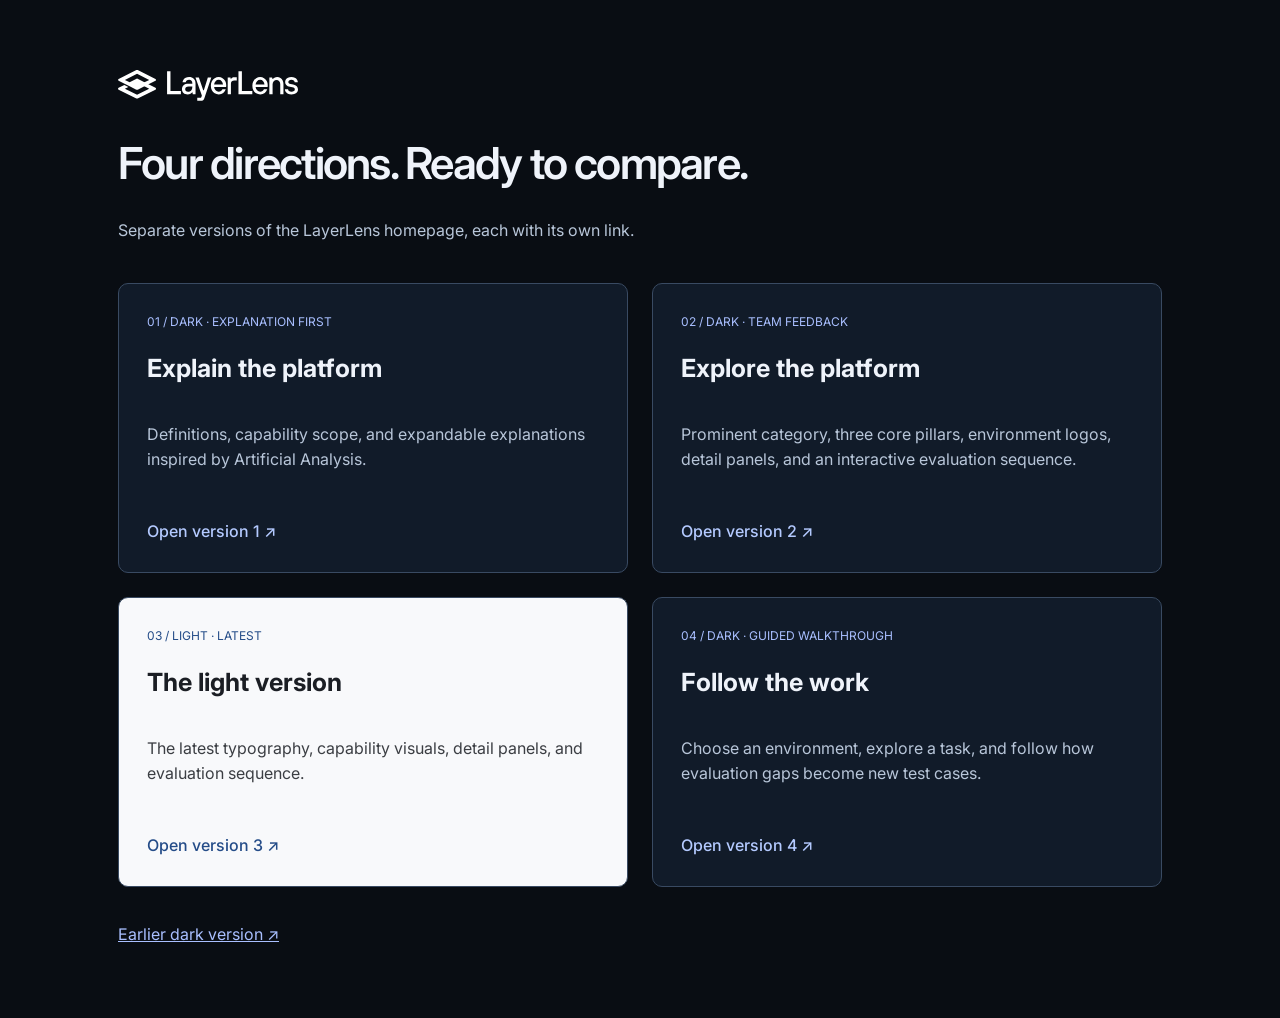
<file: compare/index.html>
<!doctype html><html lang="en"><head><meta charset="utf-8"><meta name="viewport" content="width=device-width,initial-scale=1"><meta name="robots" content="noindex"><title>LayerLens | Compare website versions</title><style>@font-face{font-family:Inter;src:url(../assets/Inter.ttf)}*{box-sizing:border-box}body{margin:0;background:#090d13;color:#eff3fa;font:16px/1.6 Inter,Arial,sans-serif}main{max-width:1100px;margin:auto;padding:70px 28px}h1{font-size:44px;line-height:1.15;letter-spacing:-.04em;font-weight:600}p{color:#b8c6d9;max-width:680px}.versions{display:grid;grid-template-columns:repeat(2,1fr);gap:24px;margin-top:40px}.versions a{display:flex;flex-direction:column;color:inherit;text-decoration:none;padding:28px;border:1px solid #394a62;border-radius:10px;min-height:290px;background:#111b29}.versions a:hover{border-color:#9ab7ff}.versions span{font-size:12px;color:#a9bfff}.versions h2{font-size:25px;line-height:1.3}.versions b{margin-top:auto;color:#b4caff;font-weight:500}.versions a:nth-child(3){background:#f8f9fb;color:#1b1e24}.versions a:nth-child(3) p{color:#3b3e43}.versions a:nth-child(3) span,.versions a:nth-child(3) b{color:#244c88}.original{display:inline-block;color:#a9bfff;margin-top:35px}@media(max-width:750px){.versions{grid-template-columns:1fr}h1{font-size:36px}}</style></head><body><main><img src="../assets/LL-logo-white.svg" alt="LayerLens" width="180"><h1>Four directions. Ready to compare.</h1><p>Separate versions of the LayerLens homepage, each with its own link.</p><div class="versions"><a href="../dark-explained/"><span>01 / DARK · EXPLANATION FIRST</span><h2>Explain the platform</h2><p>Definitions, capability scope, and expandable explanations inspired by Artificial Analysis.</p><b>Open version 1 ↗</b></a><a href="../dark-feedback/"><span>02 / DARK · TEAM FEEDBACK</span><h2>Explore the platform</h2><p>Prominent category, three core pillars, environment logos, detail panels, and an interactive evaluation sequence.</p><b>Open version 2 ↗</b></a><a href="../light/"><span>03 / LIGHT · LATEST</span><h2>The light version</h2><p>The latest typography, capability visuals, detail panels, and evaluation sequence.</p><b>Open version 3 ↗</b></a><a href="../environment-walkthrough/"><span>04 / DARK · GUIDED WALKTHROUGH</span><h2>Follow the work</h2><p>Choose an environment, explore a task, and follow how evaluation gaps become new test cases.</p><b>Open version 4 ↗</b></a></div><a class="original" href="../">Earlier dark version ↗</a></main></body></html>
</file>
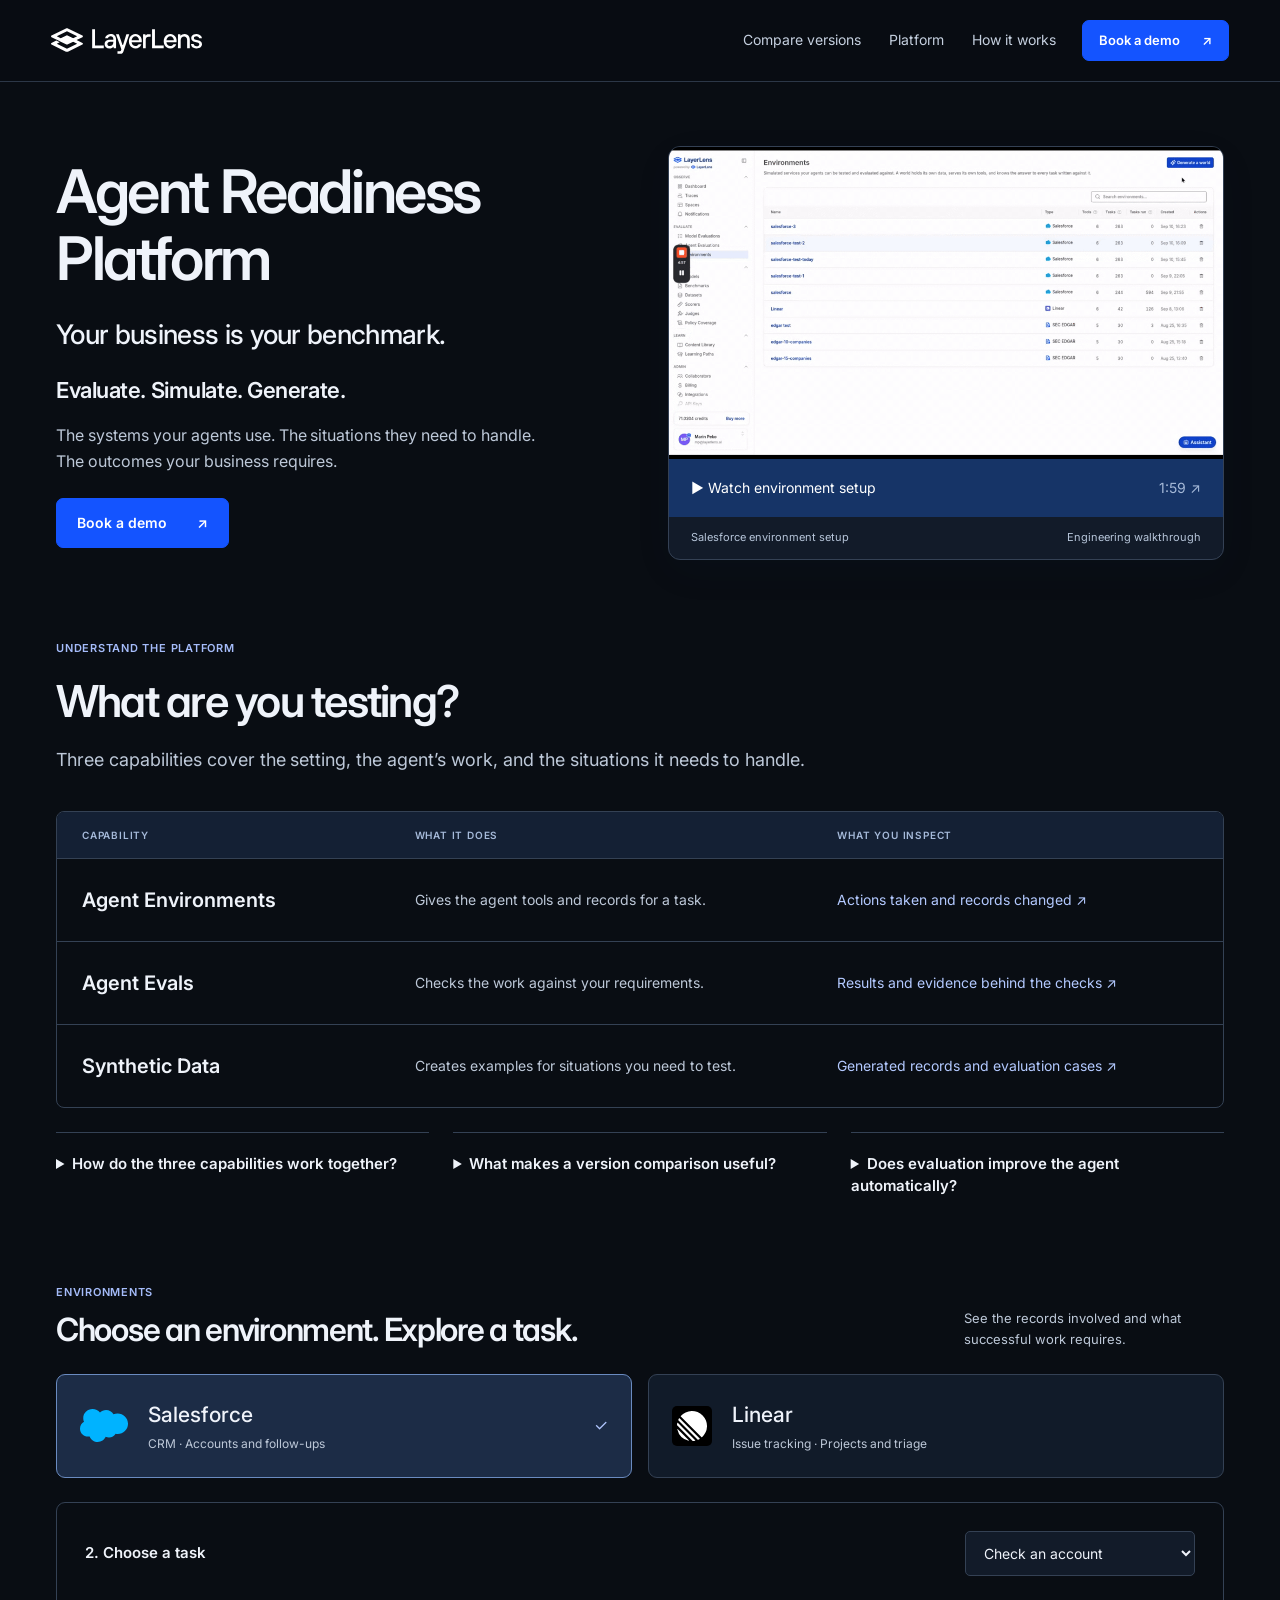
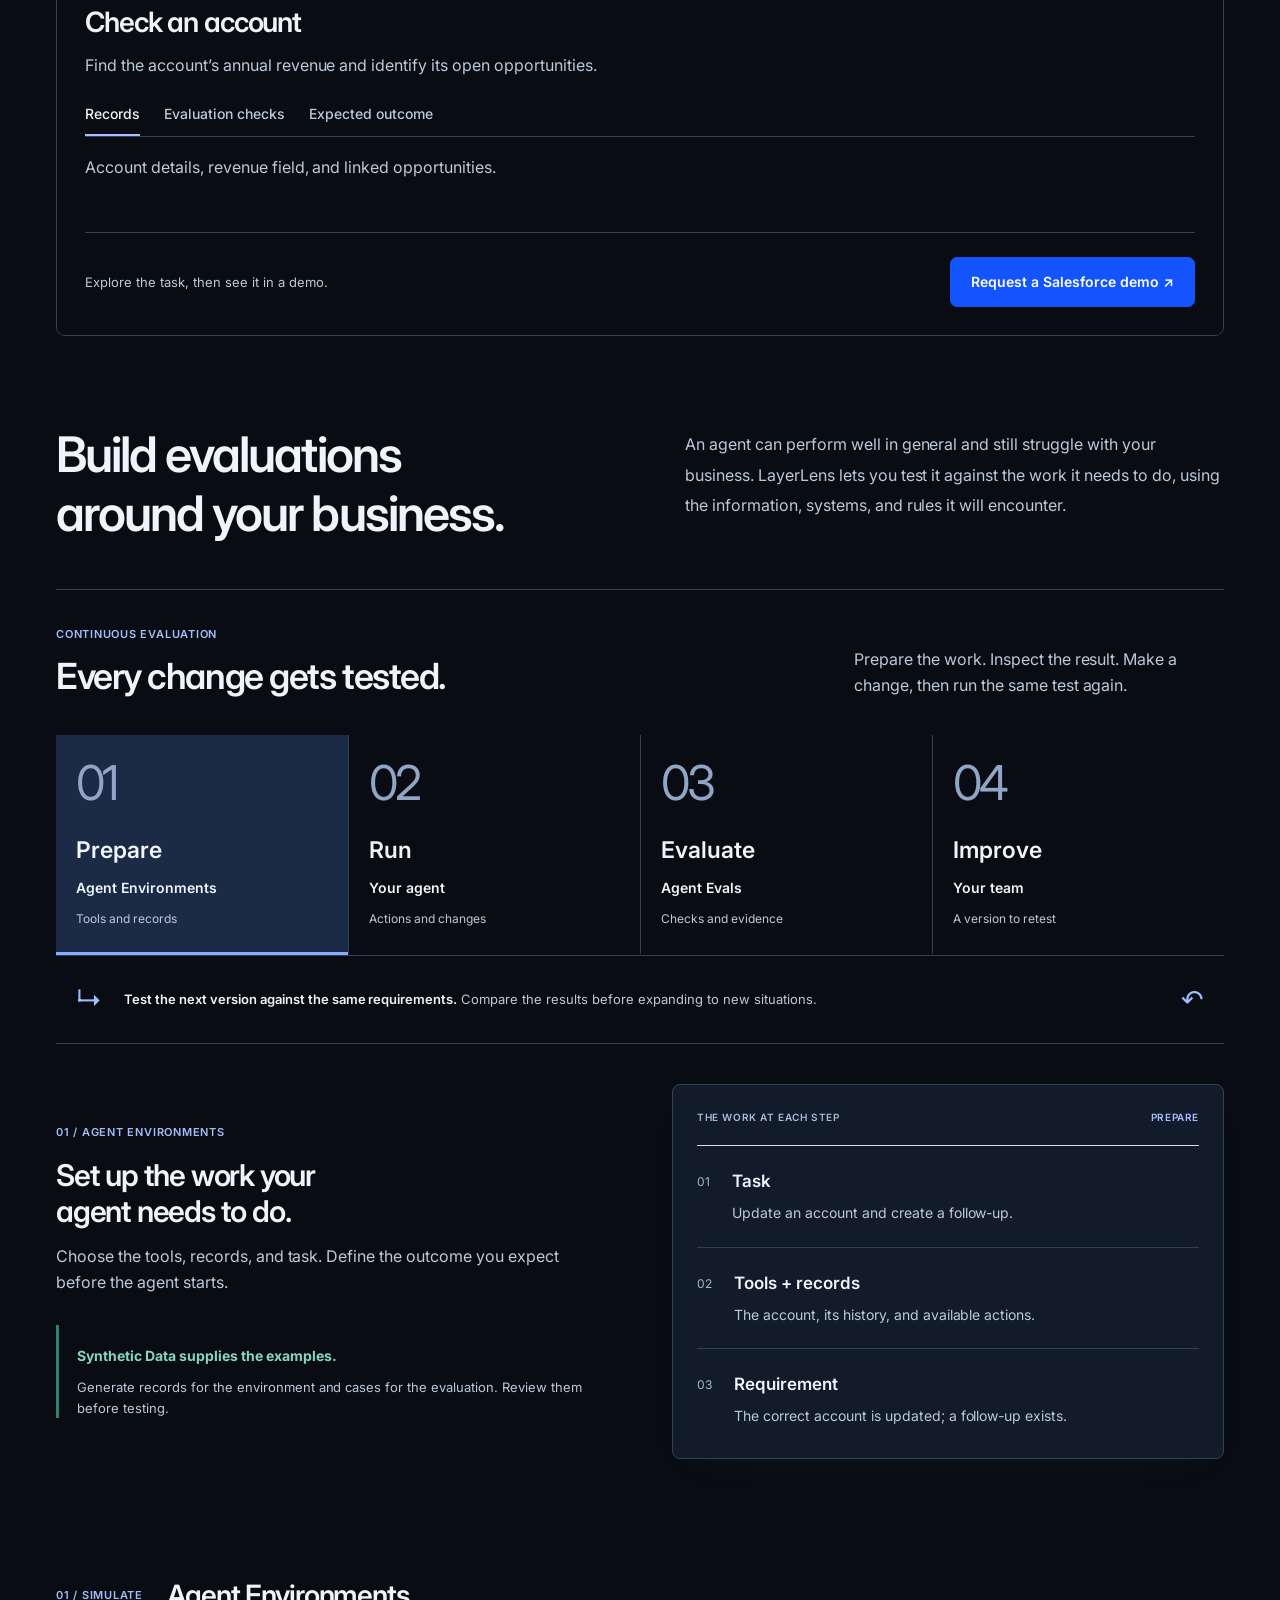
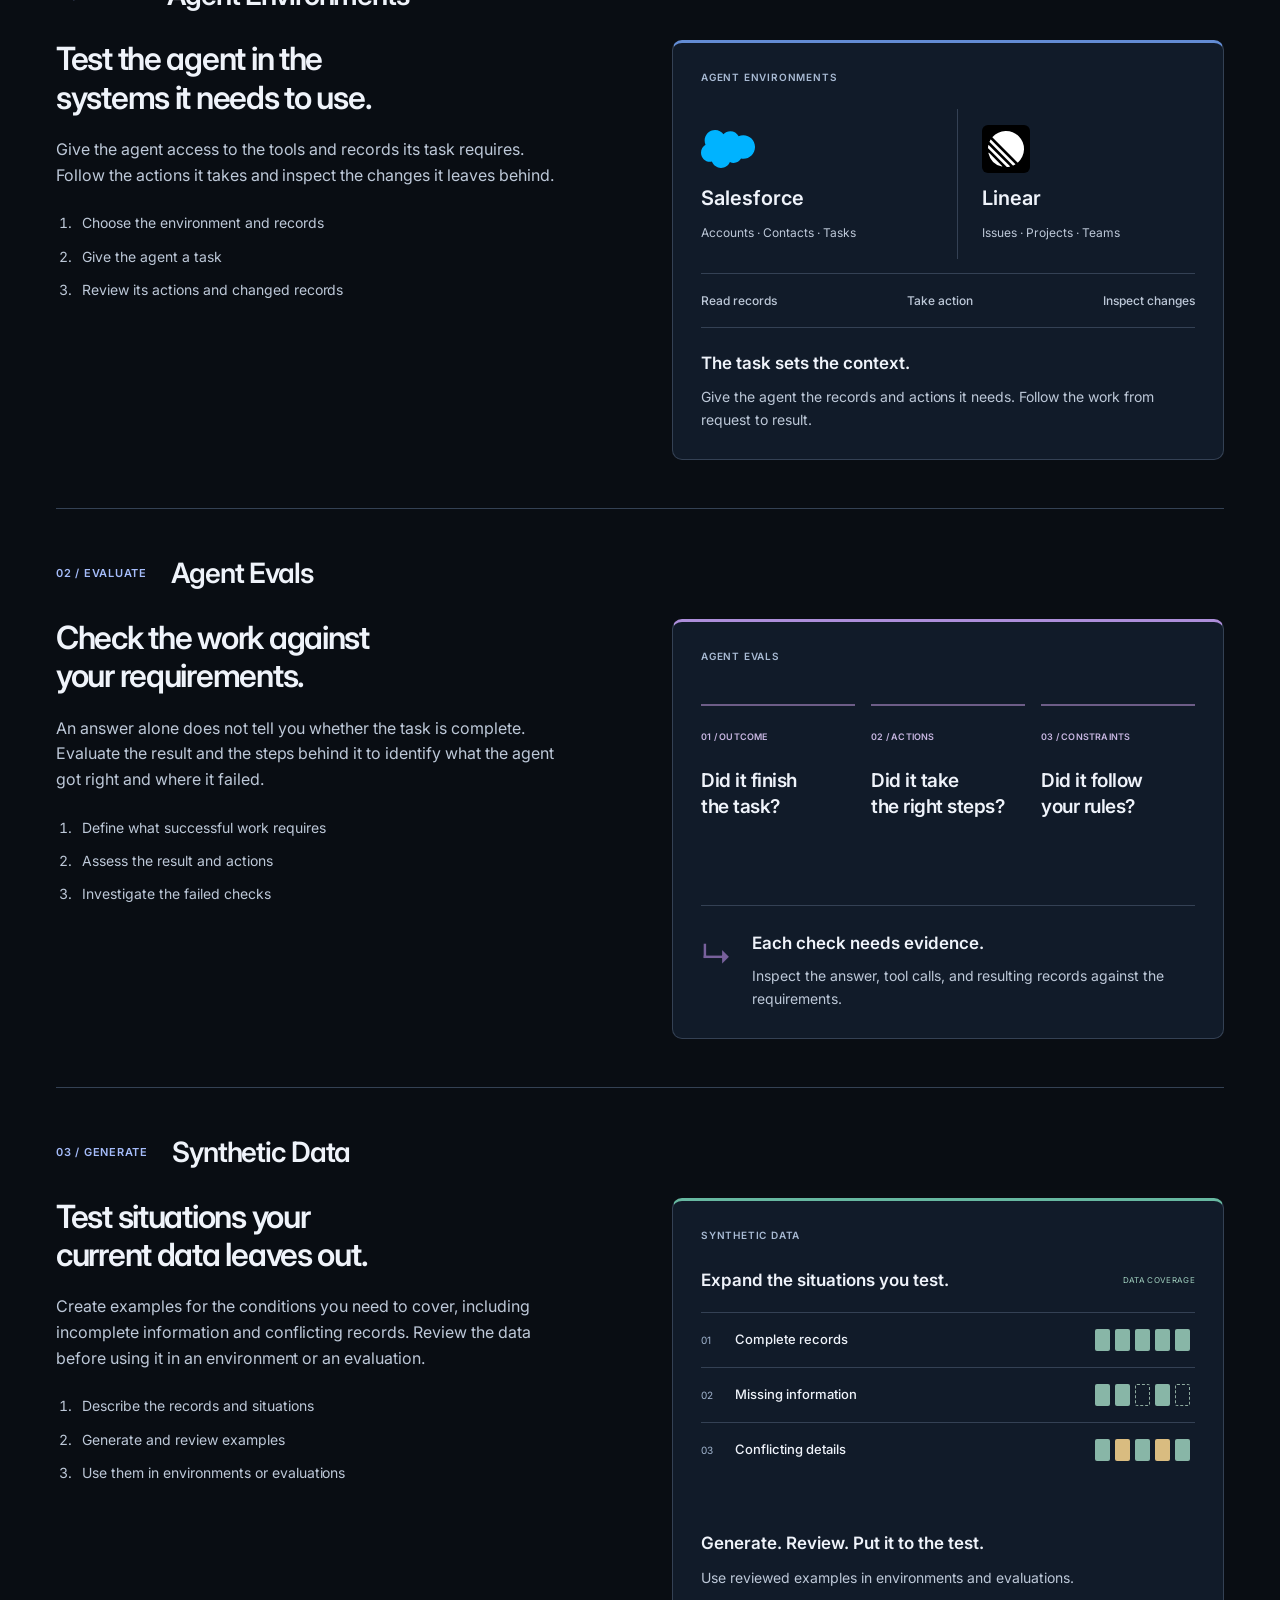
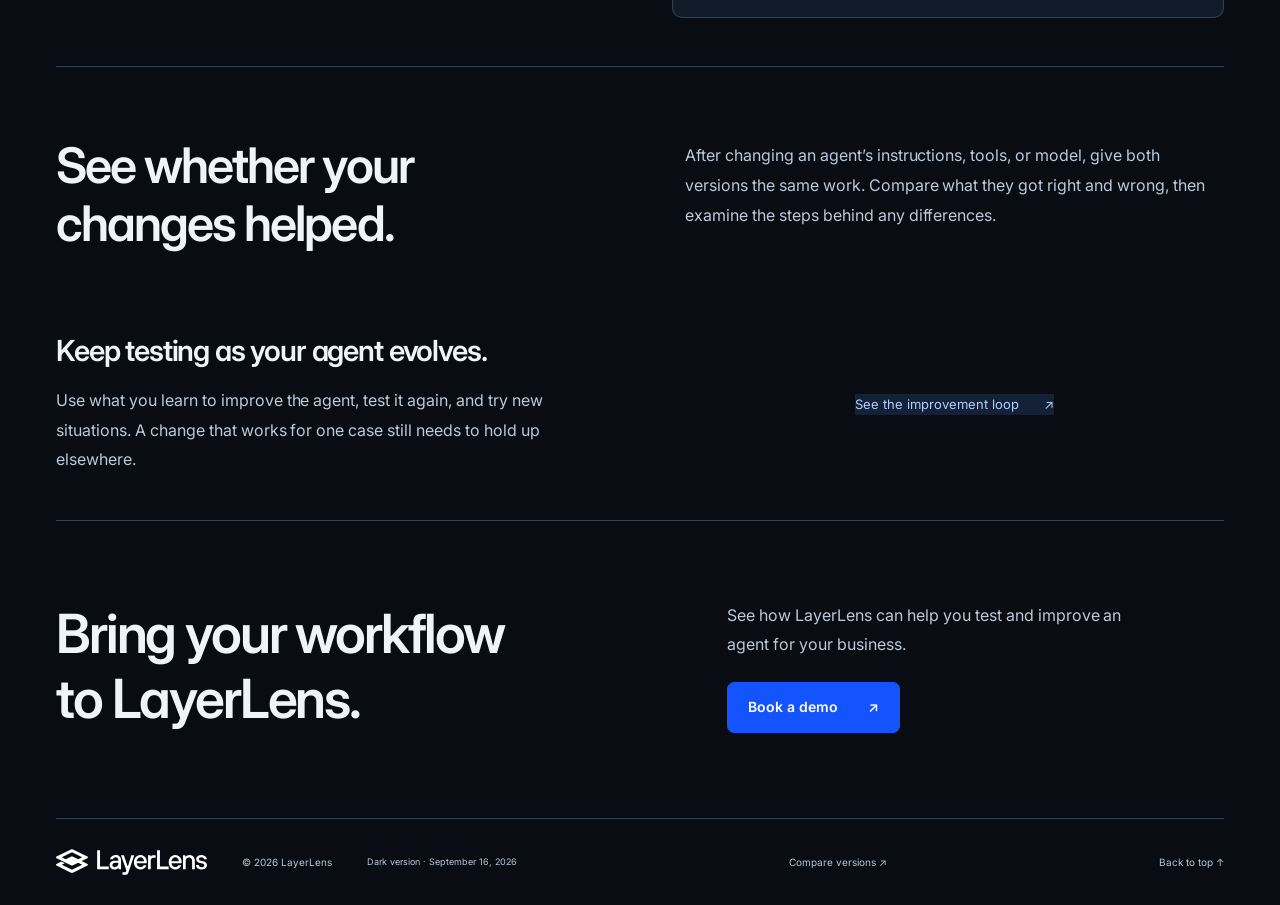
<file: dark-explained/index.html>
<!doctype html>
<html lang="en"><head><meta charset="utf-8"><meta name="viewport" content="width=device-width,initial-scale=1"><meta name="robots" content="noindex,nofollow"><title>LayerLens | Your business is your benchmark</title><link rel="icon" href="../assets/LL-logo-white.svg"><style>@font-face{font-family:Inter;src:url(../assets/Inter.ttf) format('truetype');font-weight:100 900;font-display:swap}
:root{--bg:#090d13;--panel:#121b29;--ink:#f1f4f9;--copy:#acb9ce;--line:#2b394f;--blue:#1454ff;--light:#a2baff;--data:#79cfbf;--world:#b9a8ed;--mono:ui-monospace,SFMono-Regular,monospace}
*{box-sizing:border-box}html{scroll-padding-top:100px}body{margin:0;background:var(--bg);color:var(--ink);font:15px/1.7 Inter,Arial,sans-serif;-webkit-font-smoothing:antialiased}a{color:inherit;text-decoration:none}button,select{font:inherit}button,a{touch-action:manipulation}button{cursor:pointer}p,h1,h2,h3,h4,figure{margin:0}p{color:var(--copy)}h1,h2,h3,h4{font-weight:500;letter-spacing:-.04em;line-height:1.14}h2{font-size:49px}h3{font-size:30px}h4{font-size:27px}a:focus-visible,button:focus-visible,select:focus-visible,summary:focus-visible{outline:2px solid #98dacd;outline-offset:5px}a:hover{text-decoration:underline;text-underline-offset:5px}.wrap{width:calc(100% - 112px);max-width:1280px;margin:0 auto}.mono,.eyebrow{font:10px/1.6 var(--mono);letter-spacing:.075em}.eyebrow{color:var(--light);text-transform:uppercase}.skip{position:absolute;top:-80px;left:20px;background:white;color:#111;padding:12px;z-index:100}.skip:focus{top:10px}.site-header{position:sticky;top:0;z-index:30;display:flex;align-items:center;gap:26px;height:82px;padding:0 max(4%,calc((100vw - 1280px)/2));background:#090d13ef;border-bottom:1px solid #273249;backdrop-filter:blur(16px)}.brand{display:flex;margin-right:auto}.site-header nav{display:flex;gap:28px;font-size:12px;color:#b7c3d6}.motion-control{background:none;border:0;color:#a2b4d3;min-width:30px;min-height:36px;font-size:12px}.button{display:inline-flex;align-items:center;justify-content:center;gap:30px;padding:13px 20px;background:var(--blue);border:1px solid var(--blue);border-radius:7px;color:white;font-size:12px;font-weight:550;min-height:45px;transition:background .2s,box-shadow .2s;text-decoration:none!important}.button:hover{background:#326afa;box-shadow:0 5px 30px #1d58f32b}.site-header .button{font-size:11px;min-height:38px;padding:9px 16px;gap:22px}.hero{padding-top:70px}.hero>.eyebrow{font-family:Inter,Arial,sans-serif;font-size:11px;letter-spacing:.08em;margin-bottom:25px}.hero-grid{display:grid;grid-template-columns:1.6fr 1fr;gap:75px;align-items:end}.hero h1{font-size:clamp(57px,6vw,85px);line-height:1.045;letter-spacing:-.06em}.hero h1 span{color:var(--light)}.hero-descriptor{color:#eef2fa;font-size:23px;letter-spacing:-.03em;line-height:1.4}.hero-body{font-size:16px;line-height:1.8;margin:18px 0 23px;max-width:410px}.hero-explanation .button{margin-top:0}.demo-image{margin:54px 0 0;border:1px solid #3a4a63;border-radius:12px;overflow:hidden;background:#121b28;box-shadow:0 20px 110px #10306822}.demo-image>img{display:block;width:100%;height:auto}.demo-image figcaption{display:flex;justify-content:space-between;gap:15px;padding:14px 20px;color:#b9c6da;font-size:10px;border-top:1px solid #3a4a63}.demo-image figcaption>span:last-child{font-size:9px;color:#8194b3}.platform{padding-top:105px}.section-intro{display:grid;grid-template-columns:1fr 1fr;gap:90px;align-items:start;margin-bottom:45px}.section-intro h2{max-width:560px}.section-intro>p{font-size:16px;line-height:1.9;max-width:560px;padding-top:3px}.platform-map{display:grid;grid-template-columns:.9fr .2fr 1.2fr;border:1px solid #3b4f6d;border-radius:12px;padding:37px;background:radial-gradient(ellipse at 70% 20%,#1a31587a,transparent 65%),#101925;overflow:hidden;position:relative}.map-input{background:#edf1f7;border-radius:8px;color:#182940;padding:26px;box-shadow:0 14px 40px #0004;position:relative;z-index:2}.map-input>.mono{font-size:9px;color:#4e688c}.map-input>div{display:grid;grid-template-columns:23px 1fr;column-gap:10px;padding:24px 0;border-bottom:1px solid #c6d1e1}.map-input>div:last-child{border-bottom:0;padding-bottom:0}.map-input>div>span{font:9px var(--mono);padding-top:7px;color:#7b8da6}.map-input strong{font-size:20px;font-weight:550;letter-spacing:-.03em}.map-input p{grid-column:2;font-size:12px;line-height:1.75;color:#5e6f87;margin-top:8px;max-width:250px}.map-bridge{position:relative;display:flex;align-items:center;justify-content:center;color:#9bbaff;font-size:22px}.map-bridge i{position:absolute;left:0;right:0;height:1px;background:#759ded66;top:50%}.map-bridge i:nth-child(1){top:30%;transform:rotate(25deg);transform-origin:left}.map-bridge i:nth-child(3){top:70%;transform:rotate(-25deg);transform-origin:left}.map-bridge>span{z-index:1;background:#142039;border:1px solid #415b86;display:grid;place-items:center;width:32px;height:32px;border-radius:50%;font-size:17px}.map-bridge i:after{content:'';position:absolute;width:4px;height:4px;top:-2px;border-radius:50%;background:#bbd2ff;box-shadow:0 0 12px #799ce8;animation:travel 3.5s linear infinite}.map-bridge i:nth-child(2):after{animation-delay:1s}.map-bridge i:nth-child(3):after{animation-delay:2s}.map-platform{display:flex;flex-direction:column;position:relative;z-index:2}.map-brand{display:block;padding:8px 0 22px 2px}.map-lanes{display:grid;gap:11px}.map-lanes>a{display:flex;align-items:center;gap:18px;border:1px solid #506992;background:linear-gradient(120deg,#263b5e,#16273f);border-radius:7px;padding:19px 18px;transition:transform .2s,border-color .2s;text-decoration:none}.map-lanes>a:hover{transform:translateX(4px);border-color:#9fbaf1}.lane-index{font:9px var(--mono);color:#90b0ec}.map-lanes strong{display:block;font-size:19px;line-height:1.3;font-weight:500;letter-spacing:-.02em}.map-lanes div>span{display:block;font-size:11px;line-height:1.6;color:#a8bfdf;margin-top:6px}.map-lanes b{font-size:15px;color:#87a9eb;font-weight:400;margin-left:auto}.map-lanes>a:nth-child(2){border-color:#695d8f;background:linear-gradient(120deg,#332e4a,#211f35)}.map-lanes>a:nth-child(2) .lane-index,.map-lanes>a:nth-child(2) b{color:#c2b4ef}.map-lanes>a:nth-child(2) div>span{color:#b4acca}.map-lanes>a:nth-child(3){border-color:#42776e;background:linear-gradient(120deg,#203e3d,#142b30)}.map-lanes>a:nth-child(3) .lane-index,.map-lanes>a:nth-child(3) b{color:#83d6c5}.map-lanes>a:nth-child(3) div>span{color:#9cbbb8}.map-output{padding:23px 2px 0}.map-output .mono{font-size:8px;color:#96add1}.map-output p{font-size:11px;margin-top:7px;color:#c3d2e8}.map-output i{font-style:normal;padding:0 7px;color:#6a87b6}.capabilities{margin-top:60px}.capability{display:grid;grid-template-columns:.75fr 1.2fr 1fr;gap:55px;padding:50px 0;border-bottom:1px solid var(--line);align-items:start}.capability-label .mono{font-size:9px;color:#8aacfa}.capability-label h3{font-size:26px;margin-top:13px}.capability-copy h4{font-size:26px;max-width:400px;line-height:1.22}.capability-copy p{font-size:14px;line-height:1.85;margin-top:18px;max-width:420px}.capability-art{min-width:0;min-height:190px;padding:12px 0;color:#b6c7e4}.eval-art{display:grid;justify-items:stretch}.eval-art>div{display:flex;gap:12px;justify-content:space-between;align-items:center;border:1px solid #3c5273;padding:10px 12px;border-radius:5px;background:#121e2f;font-size:9px}.eval-art b{font-size:10px;font-weight:450;color:#d0dcf1}.eval-art .art-result{border-color:#637eac}.art-arrow{display:block;text-align:center;color:#6b8bbc;font-size:12px;line-height:20px}.world-art{padding-top:7px}.world-agent{border:1px solid #6e6092;background:#262239;color:#d3c9f3;border-radius:5px;padding:9px;text-align:center;font-size:11px;width:105px;margin:auto}.world-links{display:flex;justify-content:space-around;color:#9f8ec3;font-size:14px;padding:5px 0}.world-tools{display:flex;justify-content:space-between;gap:7px}.world-tools>span{border:1px solid #504766;background:#1b192b;padding:8px;flex:1;text-align:center;font-size:10px;border-radius:4px}.world-state{margin-top:16px;border-top:1px solid #49415e;padding-top:13px;display:grid;gap:8px;font-size:9px}.world-state .mono{font-size:7px;color:#9486b3}.world-state i{padding:0 7px;color:#a992cc;font-style:normal}.data-art{padding-top:3px}.data-sheets{height:133px;display:flex;justify-content:center;align-items:center}.data-sheets>div{width:78px;height:99px;border:1px solid #619d93;background:linear-gradient(140deg,#243f40,#10262a);border-radius:5px;padding:24px 12px;transform:rotate(-10deg);margin-right:-17px;box-shadow:0 9px 20px #0004}.data-sheets>div:nth-child(2){transform:translateY(-9px);z-index:1}.data-sheets>div:nth-child(3){transform:rotate(10deg);margin-right:0}.data-sheets i{display:block;height:3px;width:100%;background:#84bcb344;margin-bottom:10px}.data-sheets i:last-child{width:65%}.data-destinations{display:flex;gap:7px;flex-wrap:wrap;justify-content:center}.data-destinations>span{border:1px solid #3b645e;padding:6px 8px;color:#98c8c0;font-size:8px;border-radius:4px}#agent-environments .capability-label .mono{color:var(--world)}#synthetic-data .capability-label .mono{color:var(--data)}.comparison{padding-top:100px}.comparison-surface{border:1px solid #435879;border-radius:12px;background:#111b29;overflow:hidden}.comparison-toolbar{display:flex;justify-content:space-between;gap:25px;align-items:center;padding:20px 25px;border-bottom:1px solid #34445c}.comparison-toolbar>.mono{font-size:9px;color:#9ab2d8}.comparison-toolbar label{display:flex;gap:14px;align-items:center;font-size:10px;color:#9cafcc}.comparison-toolbar select{background:#1b2a40;color:#edf2fb;padding:9px 30px 9px 12px;font-size:11px;border:1px solid #5c7293;border-radius:5px;max-width:100%}.comparison-context{display:flex;justify-content:space-between;gap:30px;padding:27px 25px;border-bottom:1px solid #34445c;background:linear-gradient(100deg,#1a2d47,#111c2c)}.comparison-context .mono{font-size:8px;color:#839fc8;display:block;margin-bottom:8px}.comparison-context strong{font-size:19px;line-height:1.4;letter-spacing:-.02em;font-weight:500}.fixed-conditions{display:flex;gap:9px;align-items:center;flex-wrap:wrap;justify-content:end}.fixed-conditions>span{border:1px solid #3b506e;border-radius:5px;padding:6px 9px;font-size:9px;color:#adc0df}.result-row{display:grid;grid-template-columns:1.6fr 1fr 1fr;gap:25px;padding:21px 25px;border-bottom:1px solid #2c3e57;font-size:13px;align-items:center}.result-row>span{min-width:0}.result-head{font-size:10px;color:#8da3c4}.result-row>span:first-child{color:#b6c7df}.result-pass{color:#94d8bf}.result-fail{color:#dfa98d}.trace-diff{display:flex;align-items:center;justify-content:space-between;gap:35px;padding:25px;background:#19283d66}.trace-diff .mono{font-size:8px;color:#8fa9d1}.trace-diff p{font-size:13px;line-height:1.8;max-width:620px;margin-top:9px}.assessment{font-size:10px;color:#9bd1bd;padding:8px 11px;border:1px solid #486a6259;border-radius:5px;white-space:nowrap}.assessment.mixed{color:#e0ba92;border-color:#9b785754}.example-note{border-top:1px solid #34465f;padding:16px 25px;font-size:10px;color:#8da4c5}.example-note summary{cursor:pointer}.example-note p{font-size:12px;line-height:1.8;padding-top:14px;max-width:820px}.iteration{display:grid;grid-template-columns:1fr 1fr;gap:90px;margin-top:45px;padding:35px 0 80px;border-bottom:1px solid var(--line)}.iteration h3{font-size:29px;max-width:460px}.iteration p{font-size:14px;line-height:1.85;margin-top:17px;max-width:500px}.iteration-flow{padding:6px 10px}.flow-stages{display:flex;align-items:center;gap:9px;justify-content:space-between}.flow-stages>span{border:1px solid #466083;border-radius:5px;padding:11px 15px;background:#132137;color:#c0d3ef;font-size:11px;white-space:nowrap}.flow-stages>i{color:#7797ca;font-style:normal;font-size:12px}.return-route{display:flex;justify-content:space-between;border:1px solid #516d9770;border-top:0;border-radius:0 0 10px 10px;margin:0 25px;height:48px;align-items:end;color:#92acd5;padding:0 10px;position:relative}.return-route>span:nth-child(2){font:8px var(--mono);letter-spacing:.05em;padding:3px 10px;background:var(--bg);transform:translateY(7px)}.return-route>span:first-child,.return-route>span:last-child{font-size:17px;padding-bottom:5px}.fresh-check{text-align:center;font-size:9px;color:#7f95b6;margin-top:28px}.closing{padding:80px 0 85px;display:grid;grid-template-columns:1.15fr 1fr;gap:100px;align-items:center}.closing h2{font-size:54px;max-width:600px}.closing p{font-size:16px;line-height:1.8;max-width:410px}.closing .button{margin-top:24px}footer{display:flex;align-items:center;gap:35px;padding:30px 0;border-top:1px solid var(--line);font-size:10px;color:#8a9dbb}footer>span{white-space:nowrap}footer p{font-size:9px;color:#7589a7}footer a{margin-left:auto;white-space:nowrap;font-size:10px}
@keyframes travel{from{left:0;opacity:0}20%{opacity:1}80%{opacity:1}to{left:100%;opacity:0}}.motion-paused *,.motion-paused *::before,.motion-paused *::after{animation-play-state:paused!important}
@media(min-width:1700px){.hero{padding-top:90px}}
@media(max-width:1100px){.wrap{width:calc(100% - 72px)}.hero-grid{gap:45px;grid-template-columns:1.5fr 1fr}.hero h1{font-size:65px}.hero-descriptor{font-size:20px}.hero-body{font-size:14px}.section-intro{gap:50px}.section-intro h2{font-size:41px}.section-intro>p{font-size:15px}.platform-map{padding:28px;grid-template-columns:1fr .15fr 1.2fr}.map-input{padding:23px}.map-input strong{font-size:18px}.map-lanes>a{padding:16px 14px;gap:13px}.map-lanes strong{font-size:17px}.capability{gap:30px;grid-template-columns:.8fr 1.2fr 1fr}.capability-label h3{font-size:24px}.capability-copy h4{font-size:23px}.capability-copy p{font-size:13px}.iteration{gap:50px}.flow-stages>span{font-size:9px;padding:10px}.closing{gap:65px}.closing h2{font-size:45px}}
@media(max-width:800px){.site-header{padding:0 30px;gap:20px}.site-header nav{font-size:11px;gap:20px}.hero{padding-top:50px}.hero-grid{grid-template-columns:1fr;gap:28px}.hero h1{font-size:70px}.hero-explanation{max-width:600px}.hero-descriptor{font-size:23px}.hero-body{max-width:600px;font-size:16px}.hero-explanation .button{margin-top:0}.demo-image{margin-top:35px}.section-intro{grid-template-columns:1fr;gap:22px;margin-bottom:34px}.section-intro h2{max-width:590px;font-size:44px}.section-intro>p{max-width:640px;font-size:15px}.platform{padding-top:75px}.platform-map{padding:25px;grid-template-columns:1fr .1fr 1.1fr}.map-input{padding:20px}.map-input>div{grid-template-columns:18px 1fr;padding:21px 0;gap:7px}.map-input strong{font-size:16px}.map-input p{font-size:11px}.map-lanes>a{padding:14px 12px;gap:10px}.lane-index{font-size:8px}.map-lanes strong{font-size:16px}.map-lanes div>span{font-size:10px}.map-bridge>span{width:25px;height:25px;font-size:13px}.map-output p{font-size:10px}.map-output i{padding:0 3px}.capabilities{margin-top:35px}.capability{grid-template-columns:1fr 1fr;gap:22px 40px;padding:35px 0}.capability-label{grid-column:1/-1;display:flex;gap:20px;align-items:center}.capability-label h3{margin-top:0;font-size:25px}.capability-copy h4{font-size:25px}.capability-copy p{font-size:14px}.capability-art{max-width:320px;width:100%;justify-self:end}.comparison{padding-top:75px}.comparison-context{flex-direction:column;gap:17px}.fixed-conditions{justify-content:start}.iteration{gap:35px}.iteration h3{font-size:27px}.iteration p{font-size:13px}.flow-stages{gap:5px}.flow-stages>span{font-size:8px;padding:10px 7px}.closing{gap:40px;padding-top:60px}.closing h2{font-size:40px}.closing p{font-size:14px}footer{gap:20px;flex-wrap:wrap}footer p{order:4;width:100%}}
@media(max-width:550px){html{scroll-padding-top:86px}.wrap{width:calc(100% - 44px)}.site-header{height:70px;padding:0 20px;gap:10px}.brand img{width:128px;height:auto}.site-header nav{display:none}.motion-control{min-width:27px;padding:5px}.site-header .button{font-size:10px;gap:13px;padding:9px 12px}.hero{padding-top:42px}.hero>.eyebrow{font-size:9px;letter-spacing:.07em;margin-bottom:24px}.hero h1{font-size:clamp(41px,10.5vw,58px);letter-spacing:-.055em;line-height:1.07}.hero-grid{gap:25px}.hero-descriptor{font-size:21px}.hero-body{font-size:14px;line-height:1.85;margin:15px 0 22px}.button{font-size:12px;padding:12px 20px}.demo-image{margin-top:32px;border-radius:7px}.demo-image figcaption{font-size:9px;padding:11px 13px;flex-direction:column;gap:3px}.demo-image figcaption>span:last-child{font-size:8px}.platform{padding-top:64px}.section-intro h2{font-size:36px;line-height:1.12;letter-spacing:-.04em}.section-intro>p{font-size:14px;line-height:1.85}.platform-map{grid-template-columns:1fr;padding:20px;gap:0;border-radius:9px}.map-input{padding:22px}.map-input>.mono{font-size:8px}.map-input>div{padding:18px 0;grid-template-columns:19px 1fr;gap:10px}.map-input strong{font-size:19px}.map-input p{font-size:12px;max-width:100%;margin-top:5px}.map-bridge{height:42px}.map-bridge i{display:none}.map-bridge>span{transform:rotate(90deg);width:27px;height:27px}.map-brand{padding:0 0 19px}.map-brand img{width:112px;height:auto}.map-lanes{gap:9px}.map-lanes>a{padding:15px 13px;gap:12px}.map-lanes strong{font-size:18px}.map-lanes div>span{font-size:11px}.map-output{padding-top:19px}.map-output .mono{font-size:7px}.map-output p{font-size:10px;line-height:1.9}.capabilities{margin-top:20px}.capability{grid-template-columns:1fr;gap:22px;padding:34px 0}.capability-label{grid-column:auto;flex-direction:column;align-items:start;gap:9px}.capability-label .mono{font-size:8px}.capability-label h3{font-size:27px}.capability-copy h4{font-size:25px;max-width:100%;line-height:1.25}.capability-copy p{font-size:14px;line-height:1.85;margin-top:15px;max-width:100%}.capability-art{max-width:100%;justify-self:stretch;padding:12px 14px 0;min-height:170px}.eval-art>div{font-size:10px;padding:11px 12px}.eval-art b{font-size:11px}.world-tools>span{font-size:11px}.world-state{font-size:10px}.world-state .mono{font-size:8px}.data-sheets{height:120px}.data-destinations>span{font-size:9px}.comparison{padding-top:63px}.comparison-toolbar{padding:17px;flex-direction:column;align-items:start;gap:17px}.comparison-toolbar>.mono{font-size:8px}.comparison-toolbar label{width:100%;display:grid;gap:8px;font-size:10px}.comparison-toolbar select{width:100%;font-size:12px;padding:10px}.comparison-context{padding:20px 17px;gap:15px}.comparison-context strong{font-size:18px}.fixed-conditions{gap:6px}.fixed-conditions>span{font-size:8px;padding:5px 7px}.result-row{grid-template-columns:1.5fr .75fr .75fr;gap:12px;padding:18px 16px;font-size:11px;align-items:start}.result-head{font-size:9px}.trace-diff{padding:21px 17px;flex-direction:column;align-items:start;gap:15px}.trace-diff p{font-size:12px;line-height:1.85}.trace-diff .mono{font-size:7px}.assessment{font-size:9px;white-space:normal}.example-note{padding:15px 17px;font-size:9px}.example-note p{font-size:11px}.iteration{grid-template-columns:1fr;gap:26px;padding:0 0 45px;margin-top:32px}.iteration h3{font-size:27px}.iteration p{font-size:14px}.iteration-flow{padding:5px 0}.flow-stages>span{font-size:10px;padding:10px 12px}.flow-stages>i{font-size:11px}.fresh-check{font-size:9px}.closing{grid-template-columns:1fr;gap:22px;padding:48px 0 55px}.closing h2{font-size:38px}.closing p{font-size:14px;max-width:100%}.closing .button{margin-top:22px}footer{padding:27px 0;gap:18px;font-size:9px}footer img{width:125px;height:auto}footer p{font-size:8px}footer a{font-size:9px}}
@media(max-width:350px){.site-header{padding:0 14px;gap:6px}.brand img{width:111px}.site-header .button{font-size:9px;padding:9px 10px;gap:8px}.hero h1{font-size:40px}.hero-descriptor{font-size:18px}.hero-body{font-size:13px}.section-intro h2{font-size:32px}.platform-map{padding:16px}.map-input{padding:18px}.map-lanes strong{font-size:16px}.map-lanes div>span{font-size:10px}.map-output p{font-size:9px}.capability-copy h4{font-size:24px}.result-row{gap:9px;padding:16px 12px;font-size:10px}.result-head{font-size:8px}.fixed-conditions>span{font-size:7px;padding:5px 6px}.flow-stages>span{font-size:9px;padding:10px 8px}.closing h2{font-size:34px}}
@media(prefers-reduced-motion:reduce){*,*::before,*::after{animation:none!important;transition:none!important;scroll-behavior:auto!important}}
.continuous-system{display:grid;grid-template-columns:260px 1fr;border:1px solid #405778;border-radius:12px;overflow:hidden;background:#111b29}.loop-context{background:#edf1f7;color:#1c2c44;padding:30px 25px;display:flex;flex-direction:column}.loop-context>.mono{font-size:8px;color:#526b91}.loop-context h3{font-size:27px;line-height:1.2;margin-top:22px;letter-spacing:-.03em}.loop-context dl{margin:28px 0}.loop-context dt{font-size:15px;font-weight:550;margin-top:22px}.loop-context dd{font-size:12px;line-height:1.8;color:#62738c;margin:7px 0 0}.loop-context>p{font-size:11px;line-height:1.8;color:#65758e;padding-top:22px;margin-top:auto;border-top:1px solid #c8d2e1}.motion-workspace{min-width:0;background:radial-gradient(ellipse at 50% 43%,#27446b55,transparent 67%),#101a29}.motion-heading{display:flex;align-items:center;gap:20px;padding:23px 25px;border-bottom:1px solid #30435f}.motion-heading>.mono{font-size:8px;color:#8ca5c9;margin-left:auto}.cycle-toggle{background:#1e304b;border:1px solid #526b8f;border-radius:5px;color:#bcd0ee;padding:7px 10px;font-size:10px;white-space:nowrap}.cycle-diagram{position:relative;width:100%;aspect-ratio:720/560;max-height:600px;min-height:390px}.cycle-routes{position:absolute;inset:0;width:100%;height:100%;overflow:visible}.cycle-track{fill:none;stroke:url(#cycle-color);stroke-width:1.3;opacity:.6}.data-feed{fill:none;stroke:#75c6b7;stroke-width:1;stroke-dasharray:4 5;opacity:.65}.route-arrow{fill:none;stroke:#9eb9e5;stroke-width:1.2;opacity:.7}.cycle-node{position:absolute;transform:translate(-50%,-50%);width:158px;min-height:96px;text-align:left;background:#182941;border:1px solid #47618b;border-radius:8px;padding:14px;z-index:2;transition:background .35s,border-color .35s,box-shadow .35s;color:#eef3fc}.cycle-node .mono{display:block;color:#8ba8d7;font-size:8px;letter-spacing:.04em;margin-bottom:9px}.cycle-node strong{font-size:16px;line-height:1.3;display:block;font-weight:500;letter-spacing:-.015em}.cycle-node small{display:block;font-size:8px;color:#92aace;margin-top:7px}.cycle-node.active{background:#273f62;border-color:#9fbdf9;box-shadow:0 0 0 4px #5d8edc15,0 0 30px #4666ba20}.node-world{left:50%;top:18%;border-color:#796b9b}.node-world.active{border-color:#c2b1ee;background:#39304e}.node-agent{left:82%;top:50%}.node-eval{left:50%;top:82%}.node-team{left:18%;top:50%}.data-center{position:absolute;left:50%;top:50%;transform:translate(-50%,-50%);display:flex;flex-direction:column;align-items:center;justify-content:center;width:143px;height:98px;gap:7px;border:1px solid #518f82;background:#15342fd9;border-radius:10px;z-index:2;text-decoration:none!important}.data-center strong{font-size:14px;font-weight:500;color:#b7e4d8}.data-center small{font-size:8px;color:#80b6a9}.data-icon{font-size:19px;color:#80d6bd;line-height:1}.feed-label{position:absolute;left:50%;transform:translateX(-50%);font:8px var(--mono);color:#72aa9e;background:#152436;padding:4px 7px;z-index:1}.feed-records{top:30%}.feed-cases{bottom:28%}.cycle-explainer{display:flex;gap:20px;border-top:1px solid #344b6b;background:#15233a;padding:24px 27px;min-height:133px}.cycle-step{font:10px var(--mono);color:#85aaf0;white-space:nowrap;padding-top:6px}.cycle-explainer h4{font-size:23px;letter-spacing:-.025em;line-height:1.25}.cycle-explainer p{font-size:12px;line-height:1.85;margin-top:9px;max-width:640px}.cycle-footer{display:flex;justify-content:space-between;gap:20px;padding:15px 25px;font-size:9px;color:#7f99bd;border-top:1px solid #293c59}.cycle-footer a{white-space:nowrap;color:#a2badc}.return-to-loop{font-size:13px;color:#9eb9e8;display:flex;align-items:center;gap:25px;justify-self:center;align-self:center}
@media(max-width:1100px){.continuous-system{grid-template-columns:220px 1fr}.loop-context{padding:25px 21px}.loop-context h3{font-size:24px}.motion-heading{gap:12px;padding:20px}.motion-heading>.mono{display:none}.cycle-toggle{margin-left:auto}.cycle-node{width:132px;padding:11px;min-height:87px}.cycle-node strong{font-size:14px}.cycle-node small{font-size:7px}.data-center{width:124px;height:90px}.data-center strong{font-size:12px}.cycle-diagram{min-height:380px}.cycle-explainer{padding:22px;min-height:157px}.cycle-explainer h4{font-size:21px}}
@media(max-width:800px){.continuous-system{grid-template-columns:1fr}.loop-context{padding:25px;display:block}.loop-context h3{font-size:25px;margin-top:12px}.loop-context dl{display:grid;grid-template-columns:repeat(3,1fr);column-gap:25px;margin:20px 0}.loop-context dt{grid-row:1;margin:0;font-size:14px}.loop-context dd{grid-row:2;font-size:11px;line-height:1.7}.loop-context>p{font-size:11px;padding-top:15px}.motion-heading>.mono{display:block}.motion-heading .cycle-toggle{margin-left:0}.cycle-diagram{min-height:0;max-height:none}.cycle-node{width:155px;padding:14px;min-height:94px}.cycle-node strong{font-size:16px}.cycle-node small{font-size:8px}.data-center{width:140px;height:100px}.data-center strong{font-size:14px}.cycle-explainer{min-height:134px}}
@media(max-width:550px){.loop-context{padding:23px}.loop-context h3{font-size:24px;max-width:none}.loop-context dl{column-gap:16px}.loop-context dt{font-size:12px}.loop-context dd{font-size:10px}.loop-context>p{font-size:10px}.motion-heading{padding:18px 16px}.motion-heading>.mono{display:none}.motion-heading img{width:112px;height:auto}.motion-heading .cycle-toggle{margin-left:auto;font-size:9px}.cycle-diagram{aspect-ratio:720/640}.cycle-routes{height:100%}.cycle-node{width:94px;min-height:76px;padding:10px 8px}.cycle-node .mono{font-size:6px;margin-bottom:6px}.cycle-node strong{font-size:11px}.cycle-node small{font-size:6px;line-height:1.5;margin-top:5px}.node-world{top:22%}.node-eval{top:78%}.data-center{width:102px;height:77px;border-radius:7px;gap:5px}.data-center strong{font-size:10px}.data-center small{font-size:6px}.data-icon{font-size:16px}.feed-label{font-size:6px;padding:2px 4px}.feed-records{top:35%}.feed-cases{bottom:33%}.cycle-explainer{padding:20px 17px;gap:14px;min-height:167px}.cycle-step{font-size:8px}.cycle-explainer h4{font-size:21px}.cycle-explainer p{font-size:11px}.cycle-footer{padding:14px 17px;gap:13px;font-size:8px}.cycle-footer>span{max-width:160px}.cycle-footer a{white-space:normal;text-align:right;max-width:90px}.return-to-loop{justify-self:start;font-size:12px}.iteration{gap:25px}}
@media(max-width:350px){.loop-context{padding:21px}.loop-context dl{gap:8px}.loop-context dt{font-size:11px}.loop-context dd{font-size:9px}.cycle-node{width:81px;min-height:72px;padding:9px 6px}.cycle-node strong{font-size:10px}.cycle-node .mono{font-size:5px}.cycle-node small{font-size:5.5px}.data-center{width:88px;height:69px}.data-center strong{font-size:9px}.data-center small{font-size:5.5px}.cycle-explainer{min-height:193px}.cycle-explainer h4{font-size:20px}.cycle-footer{font-size:7px}}
.mechanism-detail{margin-top:17px;font-size:11px;color:#8faad1}.mechanism-detail summary{cursor:pointer}.mechanism-detail p{font-size:12px;margin-top:12px;line-height:1.8}
@media(max-width:550px){.feed-label{display:none}}
/* Product workflows: inputs, action, and inspectable output. */
.product-workflow{grid-template-columns:1fr 1.35fr;gap:30px 70px;padding:65px 0}.product-workflow .capability-label{grid-column:1}.product-workflow .capability-copy{grid-column:2}.product-workflow .capability-copy h4{max-width:520px;font-size:34px}.product-workflow .capability-copy p{max-width:560px;font-size:15px}.product-process{align-self:center}.product-process ol{list-style:none;padding:0;margin:0;display:grid;gap:27px}.product-process li{display:flex;gap:20px}.product-process li>span{font:11px var(--mono);color:var(--world);padding-top:5px}.product-process h5{font-size:17px;font-weight:500;letter-spacing:-.02em;line-height:1.4;margin:0 0 8px}.product-process p{font-size:13px;line-height:1.8;max-width:340px}.product-preview{border:1px solid #554b70;border-radius:10px;overflow:hidden;background:linear-gradient(140deg,#211e31,#121a27);min-width:0}.preview-heading{display:flex;justify-content:space-between;align-items:center;gap:15px;padding:18px 22px;border-bottom:1px solid #49435e}.preview-heading .mono{color:#bfafd9;font-size:9px}.preview-heading>span:last-child{font-size:9px;color:#9e99b2}.world-services{display:flex;align-items:center;justify-content:center;gap:15px;padding:23px 20px}.world-services>span{padding:7px 15px;background:#373048;border:1px solid #6d608b;border-radius:5px;font-size:12px;color:#e5dbf9}.world-services i{font-style:normal;color:#8c7ea7}.state-toolbar{padding:5px 22px 17px;display:flex;justify-content:space-between;gap:15px;align-items:center}.state-toolbar>strong{font-size:12px;font-weight:450;color:#b9b3c9}.state-switch{display:flex;border:1px solid #625773;border-radius:5px;padding:3px;gap:3px}.state-switch button{border:0;color:#ada5bf;font-size:10px;padding:7px 10px;border-radius:3px;background:transparent;white-space:nowrap}.state-switch button[aria-pressed=true]{background:#ded5ef;color:#262034}.record-inspector{margin:0 22px;border-top:1px solid #454057}.record-inspector>div{display:flex;justify-content:space-between;gap:20px;border-bottom:1px solid #454057;padding:12px 0;font-size:12px}.record-inspector dt{color:#a59bb8}.record-inspector dd{margin:0;color:#e2d9f1}.world-observation{font-size:12px;padding:17px 22px;line-height:1.75;min-height:77px;color:#c1b6d5}.product-result{padding:21px 22px;background:#0a101c66;border-top:1px solid #454057}.product-result>.mono{font-size:8px;color:#a699bf}.product-result p{font-size:13px;line-height:1.85;margin-top:9px;color:#d0c9dd}.synthetic-preview{border-color:#3b6b61;background:linear-gradient(140deg,#162f2d,#121b26)}.synthetic-preview .preview-heading,.synthetic-preview .product-result{border-color:#34554f}.synthetic-preview .preview-heading .mono,.synthetic-preview .product-result>.mono,#synthetic-data .product-process li>span{color:#8bc9b8}.data-brief{margin:22px;border-left:2px solid #79c5ad;padding-left:15px}.data-brief>.mono{font-size:8px;color:#78b09e}.data-brief p{color:#c4dbd3;font-size:13px;line-height:1.8;margin-top:7px}.dataset-table{margin:0 22px}.dataset-row{display:grid;grid-template-columns:1fr 1fr 1fr;gap:15px;border-bottom:1px solid #36534e;padding:12px 0;font:11px/1.5 var(--mono);color:#c1d9d1}.dataset-head{font-family:Inter,Arial,sans-serif;font-size:10px;color:#829f95;border-top:1px solid #36534e}.dataset-row .data-condition{color:#f1dba3}.dataset-caption{display:flex;justify-content:space-between;gap:15px;padding:17px 22px;font-size:9px;color:#829f95}.dataset-caption a{color:#b0e3cf}.synthetic-preview .product-result p{color:#c4dbd3}
@media(max-width:1000px){.product-workflow{gap:30px;grid-template-columns:1fr 1.3fr}.state-toolbar{align-items:start;flex-direction:column}.world-services{gap:8px}.world-services>span{padding:7px 9px;font-size:10px}}
@media(max-width:700px){.product-workflow{grid-template-columns:1fr;padding:45px 0;gap:25px}.product-workflow .capability-copy{grid-column:1}.product-workflow .capability-copy h4{font-size:29px}.product-process p{max-width:none}.product-process ol{gap:20px}.product-process h5{font-size:16px}.product-process p{font-size:13px}.product-preview{margin-top:5px}.preview-heading{padding:16px}.preview-heading .mono{font-size:8px}.preview-heading>span:last-child{font-size:8px}.state-toolbar{padding:0 16px 15px;gap:12px}.record-inspector{margin:0 16px}.world-observation,.product-result{padding:17px 16px}.dataset-table{margin:0 16px}.dataset-caption{padding:15px 16px;flex-direction:column;gap:6px}.data-brief{margin:20px 16px}.dataset-row{font-size:10px;gap:8px}.product-result p{font-size:12px}.world-services{padding:20px 12px;gap:8px}.world-services>span{padding:6px 8px}.product-workflow .capability-label h3{font-size:24px}}
.world-walkthrough{display:grid;gap:20px;min-width:0}.setup-preview{border:1px solid #5d5378;border-radius:10px;overflow:hidden;background:linear-gradient(130deg,#2c253e,#161e2c)}.setup-stages{display:grid;grid-template-columns:repeat(3,1fr);padding:18px 22px 0;gap:7px}.setup-stages button{border:0;border-bottom:2px solid #564965;text-align:left;background:transparent;color:#b3a8c5;font-size:11px;line-height:1.6;padding:5px 0 11px}.setup-stages button>span{display:block;font:9px var(--mono);margin-bottom:7px;color:#90809f}.setup-stages button[aria-pressed=true]{border-color:#d4bdf9;color:white}.setup-detail{display:flex;gap:18px;padding:25px 22px;min-height:152px}.setup-symbol{flex-shrink:0;display:grid;place-items:center;width:42px;height:42px;border:1px solid #8b72ad;border-radius:8px;font-size:23px;color:#d4bdf9;background:#413353}.setup-detail h5{font-size:18px;font-weight:500;letter-spacing:-.02em;line-height:1.4;margin:0 0 9px}.setup-detail p{font-size:12px;line-height:1.85;color:#bcb0cd}.setup-outcome{border-top:1px solid #4d425f;padding:15px 22px;background:#15132255}.setup-outcome .mono{color:#9f8fb3;font-size:8px}.setup-outcome p{font-size:12px;margin-top:7px;color:#dad0e8}.inspect-record{font:inherit;background:transparent;border:0;padding:0;color:#a9dccc;min-height:28px;text-align:left}.inspect-record[aria-pressed=true]{color:white;text-decoration:underline;text-underline-offset:5px}.record-purpose{margin:17px 22px 0;padding:14px 16px;background:#264b403d;border-left:2px solid #73bda2;min-height:115px}.record-purpose .mono{font-size:8px;color:#89b9a7}.record-purpose p{font-size:12px;line-height:1.85;margin-top:8px;color:#c5dbd1}.product-workflow .product-process{align-self:start;padding-top:15px}@media(max-width:700px){.setup-detail{padding:20px 16px;min-height:200px;gap:12px}.setup-detail h5{font-size:17px}.setup-symbol{width:32px;height:32px;font-size:18px}.setup-stages{padding:15px 16px 0}.setup-stages button{font-size:10px}.setup-outcome{padding:15px 16px;min-height:100px}.record-purpose{margin:16px 16px 0;min-height:145px}.product-workflow .product-process{padding-top:0}.world-walkthrough{gap:15px}}
/* Homepage anonymous experience, followed by a proposed workspace continuation. */
.home-experience{margin-top:50px}.try-intro{display:flex;gap:35px;align-items:start;justify-content:space-between;margin-bottom:25px}.try-intro .mono{color:#8daff2;font-size:9px}.try-intro h2{font-size:33px;letter-spacing:-.035em;margin:12px 0}.try-intro>div>p{font-size:14px;max-width:660px}.walkthrough-image{font-size:11px;flex-shrink:0;padding-top:8px;max-width:360px;color:#a1b6d7}.walkthrough-image summary{cursor:pointer}.walkthrough-image .demo-image{margin-top:15px}.walkthrough-image figcaption{flex-direction:column;gap:4px;font-size:9px;padding:10px}.try-shell{border:1px solid #45618b;border-radius:12px;overflow:hidden;background:radial-gradient(ellipse at 85% 30%,#24487255,transparent 65%),#111c2b;box-shadow:0 18px 70px #030b1744}.try-toolbar{display:flex;align-items:end;gap:22px;padding:22px 26px;background:#18283f;border-bottom:1px solid #3b5272}.try-toolbar label{display:grid;gap:6px;font-size:10px;color:#99b0d3}.try-toolbar select{font:13px Inter,Arial,sans-serif;color:#e4edfb;background:#0f1d30;border:1px solid #546d91;border-radius:5px;padding:9px 32px 9px 11px;max-width:100%}.try-status{margin-left:auto;align-self:center;font-size:10px;color:#a6cebd;border:1px solid #426c61;background:#1b3a3333;padding:6px 10px;border-radius:5px}.try-disclosure{padding:9px 26px;font-size:9px;color:#8399b9;border-bottom:1px solid #2d405b}.try-layout{display:grid;grid-template-columns:310px 1fr;min-height:405px}.try-task{padding:30px 26px;border-right:1px solid #344d6e;background:#15223966}.try-task>.mono{font-size:8px;color:#819fcf}.try-task h3{font-size:24px;line-height:1.25;margin:13px 0}.try-task>p{font-size:12px;line-height:1.85}.try-rule{margin:21px 0;padding-top:16px;border-top:1px solid #385171}.try-rule .mono{font-size:8px;color:#8fa9d0}.try-rule p{font-size:11px;line-height:1.8;margin-top:7px;color:#c0cee4}.try-task button,.try-continuation button,#try-confirm,.try-empty button{background:#1556ff;border:1px solid #4b7eff;color:white;font:12px Inter,Arial,sans-serif;border-radius:6px;padding:11px 16px;cursor:pointer}.try-task .try-small{font-size:9px;color:#7f98be;margin-top:11px}.try-workspace{min-width:0}.try-tabs{display:flex;gap:20px;padding:0 28px;border-bottom:1px solid #344d6e}.try-tabs button{font:12px Inter,Arial,sans-serif;background:transparent;color:#869dbf;border:0;border-bottom:2px solid transparent;padding:19px 0;cursor:pointer}.try-tabs button[aria-pressed=true]{color:#dbe8ff;border-bottom-color:#91b3ff}#try-panel{padding:25px 28px;min-height:340px}.try-panel-head{display:flex;justify-content:space-between;gap:20px;align-items:center;margin-bottom:18px}.try-panel-head h4{font-size:20px}.try-panel-head>span{font-size:9px;color:#8ca2c3}.try-table table{width:100%;border-collapse:collapse;font-size:12px}.try-table th{text-align:left;font-size:9px;font-weight:400;color:#839fc7;padding:12px 9px;border-bottom:1px solid #375073}.try-table td{padding:14px 9px;border-bottom:1px solid #2d4260;color:#c1d1e9}.try-table td:first-child{color:#e2ebf8}.try-panel-note{font-size:11px;line-height:1.8;margin-top:18px;max-width:600px;color:#8fa6c8}.try-conversation>.mono,.try-answer>.mono{font-size:8px;color:#8ba6d0}.try-conversation>p{font-size:14px;margin:8px 0 19px;color:#d7e4f9}.try-answer{border:1px solid #4a658f;background:#243b5a77;padding:18px;border-radius:7px}.try-answer p{font-size:13px;line-height:1.9;color:#d4e0f3;margin-top:9px}.try-conversation details{font-size:11px;color:#9cb4d8;margin-top:17px}.try-conversation summary{cursor:pointer}.try-conversation ol{padding-left:20px;font-size:11px;line-height:1.9}.try-inline{display:inline-block;background:none;border:0;padding:0;color:#a6c4ff;font:12px Inter,Arial,sans-serif;margin-top:20px;cursor:pointer}.try-empty{padding:30px 0}.try-empty h4{font-size:23px}.try-empty p{font-size:13px;margin:15px 0 22px}.try-checks>div{display:flex;justify-content:space-between;gap:20px;padding:14px 0;border-bottom:1px solid #324962;font-size:12px;color:#c6d7ef}.try-checks b{color:#86ccb3;font-weight:400;white-space:nowrap}.try-continuation{display:flex;justify-content:space-between;gap:30px;align-items:center;background:#0c1524;padding:22px 26px;border-top:1px solid #3a5272}.try-continuation strong{font-size:14px;font-weight:500}.try-continuation p{font-size:11px;margin-top:5px;max-width:570px}.try-continuation button{white-space:nowrap;background:#1e3250;border-color:#4b6b99;color:#c3d8f7;font-size:11px}.try-bottom{display:flex;justify-content:space-between;gap:20px;font-size:10px;color:#7e94b5;padding:14px 0}.try-bottom a{color:#a3bde5}#try-dialog{max-width:550px;width:90%;background:#142238;color:#e6effc;border:1px solid #5c7dab;border-radius:12px;padding:32px}#try-dialog::backdrop{background:#020811cc;backdrop-filter:blur(5px)}#try-dialog .mono{font-size:8px;color:#8daee0}#try-dialog h2{font-size:30px;margin:17px 0}#try-dialog>p{font-size:13px;line-height:1.9}#try-dialog dl{display:grid;grid-template-columns:100px 1fr;font-size:12px;gap:12px;border-top:1px solid #415a7c;border-bottom:1px solid #415a7c;padding:20px 0;margin:22px 0}#try-dialog dt{color:#86a0c7}#try-dialog dd{margin:0;color:#c9d9ef}#try-dialog .try-small{font-size:10px;margin-top:18px;color:#8ba1c2}.dialog-close{float:right;background:none;color:#bbd0f0;border:0;font-size:25px;cursor:pointer}
@media(max-width:950px){.try-layout{grid-template-columns:260px 1fr}.try-toolbar{gap:14px}.try-task{padding:24px 21px}.try-tabs{gap:15px;padding:0 21px}#try-panel{padding:22px 21px}.try-intro{flex-direction:column;gap:8px}.walkthrough-image{max-width:500px;padding-top:0}.try-status{font-size:8px}}
@media(max-width:700px){.home-experience{margin-top:35px}.try-intro h2{font-size:29px}.try-intro>div>p{font-size:13px}.try-toolbar{flex-wrap:wrap;padding:18px;align-items:start;gap:14px}.try-toolbar label{flex:1;min-width:0;font-size:9px}.try-toolbar select{width:100%;font-size:11px;padding:9px 20px 9px 8px}.try-toolbar label:nth-child(2){flex:1.35}.try-status{margin:0;font-size:9px}.try-disclosure{padding:10px 18px;font-size:8px}.try-layout{grid-template-columns:1fr}.try-task{border-right:0;border-bottom:1px solid #344d6e;padding:22px 18px}.try-task h3{font-size:23px;max-width:400px}.try-rule{margin:15px 0;padding-top:12px}.try-task>p{font-size:12px}.try-tabs{gap:20px;padding:0 18px}.try-tabs button{font-size:11px;padding:16px 0}#try-panel{padding:22px 18px;min-height:300px}.try-panel-head{gap:10px;align-items:start}.try-panel-head h4{font-size:19px}.try-panel-head>span{font-size:8px;max-width:85px}.try-table{overflow-x:auto}.try-table table{font-size:10px;min-width:260px}.try-table td,.try-table th{padding:13px 6px}.try-table th{font-size:8px}.try-panel-note{font-size:10px}.try-continuation{padding:20px 18px;flex-direction:column;align-items:start;gap:16px}.try-continuation strong{font-size:14px}.try-continuation p{font-size:11px}.try-bottom{flex-direction:column;gap:9px;font-size:9px}.try-answer{padding:14px}.try-answer p{font-size:12px}.try-checks>div{font-size:11px;gap:12px}.try-conversation>p{font-size:13px}#try-dialog{padding:23px}#try-dialog h2{font-size:27px}#try-dialog dl{grid-template-columns:85px 1fr;font-size:11px}.try-inline{font-size:11px}}
</style><style>
/* Team feedback: exact hero copy, actual walkthrough, compact environment selection. */
.hero{padding-top:64px}.hero-grid{grid-template-columns:1fr 1fr;gap:56px;align-items:center}.hero-copy>.eyebrow{font:14px/1.5 Inter,Arial,sans-serif;letter-spacing:.02em;margin-bottom:25px;color:#b4c8fc;text-transform:none}.hero h1{font-size:clamp(44px,4.6vw,67px)}.hero-descriptor{margin-top:28px;font-size:25px}.hero-body{max-width:490px;font-size:16px}.walkthrough{min-width:0;border:1px solid #3a4a63;border-radius:12px;overflow:hidden;background:#101825;box-shadow:0 20px 70px #0003}.walkthrough>a{display:block;text-decoration:none}.walkthrough img{display:block;width:100%;height:auto}.watch-label{display:flex;justify-content:space-between;gap:15px;padding:18px 22px;color:#f1f4f9;background:#192c47;font-size:14px}.watch-label>span{color:#a5b9d8}.walkthrough figcaption{padding:12px 22px;color:var(--copy);font-size:11px;display:flex;flex-wrap:wrap;justify-content:space-between;gap:5px}.walkthrough figcaption>span{color:#8294ac}.environment-picker{padding-top:66px;padding-bottom:20px}.environment-heading{display:flex;justify-content:space-between;align-items:end;gap:30px;margin-bottom:24px}.environment-heading .eyebrow{margin-bottom:10px}.environment-heading h2{font-size:32px}.environment-heading>p{font-size:13px;max-width:260px}.environment-options{display:grid;grid-template-columns:1fr 1fr;gap:16px}.environment-options button{background:#101923;border:1px solid #34445c;border-radius:9px;display:flex;align-items:center;gap:20px;padding:23px;text-align:left;color:var(--ink);min-width:0}.environment-options button[aria-pressed=true]{border-color:#9cb7f0;background:#19283d}.environment-options img{object-fit:contain;flex-shrink:0}.environment-options strong{display:block;font-size:21px;font-weight:500}.environment-options small{display:block;font-size:12px;color:var(--copy);margin-top:3px}.selection-mark{margin-left:auto;color:#b6caff;opacity:0}.environment-options [aria-pressed=true] .selection-mark{opacity:1}.environment-detail{display:flex;align-items:center;justify-content:space-between;gap:25px;padding:25px 0 12px}.environment-detail h3{font-size:19px;letter-spacing:-.02em}.environment-detail p{font-size:14px;margin-top:6px;max-width:610px}.environment-detail .button{flex-shrink:0}.environment-note{font-size:11px;color:#8597b0}.product-process{margin-bottom:0}.platform{padding-top:70px}
@media(max-width:950px){.hero-grid{gap:30px}.hero h1{font-size:48px}.hero-descriptor{font-size:21px}.hero-body{font-size:14px}.watch-label{font-size:12px;padding:14px}.walkthrough figcaption{padding:12px 14px}.environment-heading h2{font-size:29px}}
@media(max-width:700px){.hero-grid{grid-template-columns:1fr;gap:32px}.hero{padding-top:38px}.hero h1{font-size:clamp(39px,9vw,60px)}.hero-copy>.eyebrow{font-size:14px;margin-bottom:20px}.hero-descriptor{margin-top:22px}.hero-body{font-size:15px}.walkthrough{max-width:540px}.environment-picker{padding-top:45px}.environment-heading{display:block}.environment-heading>p{margin-top:14px;max-width:none}.environment-options{grid-template-columns:1fr;gap:10px}.environment-options button{padding:18px}.environment-detail{align-items:start;flex-direction:column;gap:18px}.environment-heading h2{font-size:30px}.environment-note{margin-top:8px}.cycle-node strong{font-size:11px}}
</style><style>
/* Separate light review, prioritizing Jesus's September 16 feedback. */
:root{--bg:#f8f9fb;--ink:#182535;--copy:#526176;--line:#d5dde7;--panel:#fff;--light:#244c88;--blue:#213f70;--world:#60567c;--data:#256b61}
.site-header{background:#f8f9fbf5;border-color:var(--line)}.brand img,footer>img,.motion-heading img{filter:brightness(0)}.site-header nav{color:#48576a}.hero-copy>.category{font-size:clamp(24px,2.7vw,36px);line-height:1.2;font-weight:600;letter-spacing:-.04em;color:#213f70;margin-bottom:24px;text-transform:none}.hero-descriptor{color:var(--ink)}.hero h1 span{color:#324e75}.button:hover{background:#345786}.walkthrough{background:white;border-color:var(--line);box-shadow:0 12px 40px #193a5c0d}.watch-label{background:#213f70;color:white}.walkthrough figcaption{color:#526176}.walkthrough figcaption>span{color:#65738a}
.pillar-overview{padding-top:86px}.overview-head{max-width:840px}.overview-head h2{font-size:43px;margin:15px 0 20px}.overview-head>p:last-child{font-size:18px;max-width:760px}.pillar-tabs{display:grid;grid-template-columns:repeat(3,1fr);gap:18px;margin-top:34px}.pillar-tabs button{border:1px solid #cbd5e3;border-radius:10px;background:#fff;color:#182535;text-align:left;padding:27px;display:flex;flex-direction:column;gap:16px;min-height:244px}.pillar-tabs button[aria-pressed=true]{background:#eaf0f8;border-color:#426395;box-shadow:inset 0 3px #426395}.pillar-number{font:10px var(--mono);letter-spacing:.06em;color:#526984}.pillar-tabs strong{font-size:24px;font-weight:550;letter-spacing:-.03em;line-height:1.2}.pillar-tabs button>span:not(.pillar-number){color:#526176;font-size:14px;line-height:1.65}.pillar-tabs b{font-size:12px;font-weight:500;color:#244c88;margin-top:auto}.pillar-explorer{display:grid;grid-template-columns:1fr 1fr;gap:48px;padding:34px;margin-top:18px;border:1px solid #cbd5e3;border-radius:10px;background:white;min-height:280px}.pillar-explorer h3{font-size:28px;margin:14px 0}.pillar-explorer p:not(.eyebrow){font-size:14px}.pillar-explorer a{display:inline-block;margin-top:20px;font-size:13px;color:#244c88}.explorer-diagram{display:flex;align-items:center;justify-content:center;gap:12px;position:relative;padding-bottom:30px}.explorer-diagram>span,.explorer-diagram>strong{padding:20px 12px;flex:1;text-align:center;border:1px solid #bacbdc;border-radius:8px;font-size:13px;line-height:1.6;background:#f5f8fc;font-weight:500}.explorer-diagram>strong{background:#e7edf7;border-color:#587bad}.explorer-diagram i{font-style:normal;color:#597394}.explorer-diagram small{position:absolute;bottom:0;left:0;color:#6d7d90;font-size:10px}
.environment-options button{background:white;color:#182535;border-color:#cbd5e3}.environment-options button[aria-pressed=true]{background:#eaf0f8;border-color:#426395}.selection-mark{color:#244c88}.environment-note{color:#647389}.continuous-system{background:white;border-color:#cbd5e3}.loop-context{background:#edf2f8}.motion-heading,.cycle-footer,.cycle-explainer{border-color:#d2dce8}.motion-heading>.mono{color:#506a8c}.cycle-toggle{color:#244c88;border-color:#a8b9ce;background:white}.cycle-node,.data-center{background:#fff!important;border-color:#b3c3d7!important;box-shadow:0 4px 16px #18335a09}.cycle-node strong,.data-center strong{color:#213f70!important}.cycle-node .mono,.cycle-node small,.data-center small,.data-icon{color:#536b85!important}.cycle-node.active{background:#e7eef9!important;border-color:#496da3!important;box-shadow:0 0 0 3px #31548713}.cycle-track{stroke:#a9bbd2}.data-feed,.route-arrow{stroke:#829dbd}.feed-label{background:#fff;color:#526984}.cycle-explainer{background:#f2f6fb}.cycle-step{color:#426395}.cycle-footer{color:#526176}.cycle-footer a{color:#244c88}
.balanced-capabilities{margin-top:64px}.balanced-capability{padding:48px 0;border-bottom:1px solid var(--line)}.cap-heading{display:flex;align-items:center;gap:24px;margin-bottom:28px}.cap-heading h3{font-size:28px}.cap-main{display:grid;grid-template-columns:1fr 1fr;gap:64px;align-items:stretch}.cap-main h4{font-size:32px;max-width:510px}.cap-main>div>p{font-size:15px;margin-top:20px;max-width:510px}.cap-main ol{padding-left:20px;margin:24px 0 0;font-size:14px;color:#526176}.cap-main li{padding-left:6px;margin:11px 0}.cap-diagram{background:#fff;border:1px solid #cbd5e3;border-radius:10px;padding:25px;display:flex;flex-direction:column;min-height:360px}.cap-diagram figcaption{font:10px var(--mono);color:#526984;display:flex;justify-content:space-between;gap:10px}.cap-diagram figcaption span{font:10px Inter,Arial,sans-serif;color:#6c7a8a}.diagram-stages{display:grid;justify-items:center;padding:24px 0;flex:1}.diagram-stages span{display:block;width:80%;padding:10px;background:#edf2f8;border:1px solid #c4d1e1;border-radius:6px;text-align:center;font-size:14px;color:#263e5e}.diagram-stages i{font-style:normal;color:#7891ae;line-height:1.4}.cap-diagram>p{border-top:1px solid #d5dde7;padding-top:17px;font-size:13px;line-height:1.7}.comparison{padding-top:70px}.iteration{padding-bottom:45px}.return-to-loop{color:#244c88!important;border-color:#cbd5e3!important;background:#fff!important}footer,footer p{color:#65738a}
@media(max-width:800px){.pillar-tabs{gap:10px}.pillar-tabs button{padding:20px;min-height:250px}.pillar-tabs strong{font-size:20px}.pillar-explorer{gap:25px;padding:25px}.explorer-diagram{gap:6px}.explorer-diagram>span,.explorer-diagram>strong{font-size:11px;padding:12px 8px}.cap-main{gap:30px}.cap-main h4{font-size:28px}}
@media(max-width:600px){.pillar-overview{padding-top:56px}.overview-head h2{font-size:33px}.overview-head>p:last-child{font-size:16px}.pillar-tabs{grid-template-columns:1fr}.pillar-tabs button{min-height:0;padding:22px;gap:10px}.pillar-tabs strong{font-size:25px}.pillar-tabs b{margin-top:5px}.pillar-explorer{grid-template-columns:1fr;gap:24px;padding:23px;min-height:0}.explorer-diagram{min-height:150px}.explorer-diagram>span,.explorer-diagram>strong{font-size:11px}.cap-heading{display:block;margin-bottom:23px}.cap-heading h3{margin-top:10px}.cap-main{grid-template-columns:1fr;gap:24px}.cap-main h4{font-size:29px}.cap-diagram{min-height:320px;padding:22px}.balanced-capability{padding:38px 0}.cycle-node strong{font-size:11px}.site-header nav{display:none}}
</style><style>.motion-workspace{background:#fff}#cycle-dot{fill:#345b92}#cycle-dot-glow{fill:#6b8ab8}#pillar-explorer{scroll-margin-top:90px}</style><style>.hero .readiness-title{font-size:clamp(54px,5.2vw,76px);font-weight:650;line-height:1.04;letter-spacing:-.055em;color:#182535}.hero-positioning{font-size:27px;line-height:1.3;letter-spacing:-.03em;color:#324e75;margin-top:25px;max-width:520px}.hero-descriptor{margin-top:22px;font-size:22px}@media(max-width:950px) and (min-width:701px){.hero .readiness-title{font-size:49px}.hero-positioning{font-size:23px}}@media(max-width:700px){.hero .readiness-title{font-size:clamp(42px,10.4vw,68px)}.hero-positioning{font-size:23px;margin-top:22px}.hero-descriptor{font-size:20px;margin-top:20px}}</style><style>
@font-face{font-family:Manrope;src:url(../assets/Manrope.ttf) format('truetype');font-weight:200 800;font-display:swap}
body{font-family:Manrope,Arial,sans-serif}
h1,h2,h3,h4{font-family:Manrope,Arial,sans-serif;font-weight:600;letter-spacing:-.035em}
.hero .readiness-title{font-family:Manrope,Arial,sans-serif;font-weight:650;letter-spacing:-.045em;line-height:1.1}
.hero-positioning{letter-spacing:-.025em;font-weight:450}
.hero-descriptor{letter-spacing:-.02em;font-weight:550}
.button{font-weight:650}.pillar-tabs strong{letter-spacing:-.025em}
</style><style>
:root{--copy:#354357}
p,.cap-main ol{color:#354357}.environment-note,.demo-image figcaption,.demo-image figcaption>span:last-child,footer,footer p,.cap-diagram figcaption,.cap-diagram figcaption span{color:#465469!important}
.pillar-tabs button>span:not(.pillar-number),.pillar-explorer>div>p,.environment-options small{color:#354357}
.pillar-tabs{gap:0;border-bottom:1px solid #cbd3de}.pillar-tabs button{border:0;border-radius:0;background:transparent;box-shadow:none;min-height:210px;padding:28px;border-bottom:3px solid transparent}.pillar-tabs button+button{border-left:1px solid #dce1e8}.pillar-tabs button[aria-pressed=true]{background:#edf1f6;border-color:#243e60;box-shadow:none}.pillar-tabs button:hover{background:#eef2f7}
#pillar-explorer{background:transparent;border:0;border-radius:0;box-shadow:none;padding:44px 0 20px;gap:55px;align-items:center;grid-template-columns:.85fr 1.15fr}
#explorer-title{font-size:clamp(27px,2.65vw,36px);line-height:1.2;max-width:420px}#explorer-body{font-size:16px;line-height:1.8;max-width:425px;color:#354357}.connection-art{min-width:0;background:linear-gradient(150deg,#fff,#f0f3f7);border:1px solid #d8dfe7;border-radius:18px;overflow:hidden;box-shadow:0 18px 40px -30px #34465b55}.art-topline{display:flex;justify-content:space-between;align-items:center;padding:18px 22px 0;gap:10px;font:9px var(--mono);letter-spacing:.06em;color:#35465e}.art-topline button{font:11px Manrope,sans-serif;border:0;background:none;color:#35465e;padding:7px;cursor:pointer}.connection-art svg{display:block;width:100%;height:auto}.art-node circle{fill:#fff;stroke:#aebdce;stroke-width:1.5;transition:fill .35s,stroke .35s}.art-node.selected circle{fill:#e0e9f5;stroke:#365a86;stroke-width:2}.art-node path{fill:none;stroke:#29486e;stroke-width:1.7;stroke-linejoin:round}.art-node text,.agent-core text{font:600 13px Manrope,sans-serif;fill:#20334d;text-anchor:middle}.art-caption{font:12px Manrope,sans-serif;fill:#35465e;text-anchor:middle}.connection-art.is-paused .moving-signals{opacity:0}
@media(max-width:800px){#pillar-explorer{gap:24px;grid-template-columns:1fr}.connection-art{max-width:650px;width:100%}#explorer-body{max-width:600px}.pillar-tabs button{padding:20px}}
@media(max-width:600px){.pillar-tabs button+button{border-left:0;border-top:1px solid #dce1e8}.pillar-tabs button{min-height:0}#pillar-explorer{padding-top:28px}.art-topline{padding:14px 12px 0;font-size:8px}.art-node text,.agent-core text{font-size:21px}.art-caption{font-size:14px}}
@media(prefers-reduced-motion:reduce){.moving-signals{display:none}}
</style><style>.walkthrough figcaption,.walkthrough figcaption>span,.cycle-node .mono,.cycle-node small,.data-center small,.cycle-footer,.feed-label,.pillar-number{color:#354357!important}@media(max-width:600px){.art-caption{display:none}}</style><style>
/* Typography aligned with the live LayerLens site. */
:root{--ink:#1b1e24;--copy:#3b3e43}
body{font-family:Inter,Arial,sans-serif;font-weight:400;color:#1b1e24;font-size:16px;line-height:1.6}
h1,h2,h3,h4,.hero .readiness-title{font-family:Inter,Arial,sans-serif;font-weight:600;color:#1b1e24;letter-spacing:-.04em;line-height:1.2;font-feature-settings:"cv09" 1,"cv03" 1,"cv04" 1,"cv11" 1;text-wrap:balance}
.hero .readiness-title{font-size:clamp(48px,4.7vw,64px);line-height:1.12}
.hero-positioning{font-weight:500;color:#1b1e24;letter-spacing:-.025em}.hero-descriptor{font-weight:600;color:#1b1e24}
p,.hero-body,#explorer-body,.cap-main ol,.pillar-tabs button>span:not(.pillar-number){color:#3b3e43;letter-spacing:-.001em;line-height:1.6}
.hero-body,.section-intro>p,.cap-main>div>p,.comparison p{font-size:16px}
.pillar-tabs strong,.cap-heading h3,.map-input strong,.loop-context dt{font-weight:600;color:#1b1e24}
.button{font-family:Inter,Arial,sans-serif;font-weight:600;font-size:14px}.site-header nav{font-size:14px}.site-header .button{font-size:13px}
.eyebrow,.pillar-number{font-family:Inter,Arial,sans-serif;font-weight:600;font-size:11px;letter-spacing:.07em}
.art-node text,.agent-core text,.art-caption,.art-topline button{font-family:Inter,Arial,sans-serif}
@media(max-width:700px){.hero .readiness-title{font-size:clamp(38px,10vw,56px)}.site-header .button{font-size:12px}.hero-body{font-size:16px}}
</style><style>
.pillar-bridge{padding:34px 0 0;display:grid;grid-template-columns:1fr 1.2fr;gap:20px 40px}.pillar-bridge>p{font-size:22px;line-height:1.4}.pillar-bridge strong{display:block;color:#1b1e24;font-weight:600}.pillar-bridge>div{display:flex;align-items:center;gap:22px;font-size:14px;font-weight:500}.pillar-bridge>div span+span:before{content:'→';margin-right:20px;color:#4a5a70}.pillar-bridge>a{font-size:14px;color:#244c88}.pillar-tabs button{transition:background .18s,border-color .18s}.pillar-tabs button:hover{border-bottom-color:#284a75}.pillar-tabs button:nth-child(1){border-top:3px solid #345dac}.pillar-tabs button:nth-child(2){border-top:3px solid #7960a6}.pillar-tabs button:nth-child(3){border-top:3px solid #357e72}
.readiness-sequence{margin-top:42px;border-top:1px solid #cbd3df;padding-top:36px;scroll-margin-top:105px}.sequence-heading{display:flex;justify-content:space-between;gap:48px;margin-bottom:36px}.sequence-heading h3{font-size:36px;margin-top:12px}.sequence-heading>p{max-width:370px;align-self:end}.sequence-stages{display:grid;grid-template-columns:repeat(4,1fr);gap:0;border-bottom:1px solid #d3dbe5}.sequence-stages button{position:relative;background:transparent;border:0;border-bottom:3px solid transparent;padding:24px 20px;text-align:left;display:flex;flex-direction:column;align-items:start;color:#243044;gap:9px;transition:background .2s,border-color .2s}.sequence-stages button+button{border-left:1px solid #d3dbe5}.sequence-stages button[aria-pressed=true]{background:#e9eef6;border-bottom-color:#2b4d82}.sequence-stages button:hover{background:#f0f3f8}.stage-number{font-size:48px;letter-spacing:-.06em;line-height:1;color:#62728a;font-weight:400;margin-bottom:16px}.sequence-stages strong{font-size:23px;font-weight:600}.sequence-stages button>span:not(.stage-number){font-size:14px;font-weight:600}.sequence-stages small{font-size:12px;color:#414d5e}.sequence-return{display:flex;align-items:center;gap:22px;padding:22px 20px;border-bottom:1px solid #d3dbe5}.sequence-return>span{font-size:27px;color:#31537d}.sequence-return>span:last-child{margin-left:auto}.sequence-return p{font-size:13px}.sequence-return strong{font-weight:600;color:#1b1e24}
.sequence-detail{display:grid;grid-template-columns:1fr 1fr;gap:64px;padding:40px 0 8px;align-items:center}.sequence-copy h4{font-size:30px;margin:15px 0;max-width:430px}.sequence-copy>p:not(.eyebrow){font-size:16px}.data-support{margin-top:30px;padding:18px 0 0 18px;border-left:3px solid #357e72}.data-support strong{font-size:14px;color:#24594f}.data-support p{font-size:13px;margin-top:8px}.sequence-art{background:#fff;border:1px solid #d8dfe7;border-radius:8px;padding:24px;box-shadow:0 16px 35px -27px #253b5950}.artifact-caption{display:flex;justify-content:space-between;gap:12px;font-size:10px;font-weight:600;letter-spacing:.06em;color:#46556a;border-bottom:1px solid #d8dfe7;padding-bottom:20px}.artifact-caption span{color:#244c88}.artifact-row{display:flex;gap:22px;padding:22px 0;border-bottom:1px solid #e2e6ec;animation:artifact-in .45s both;animation-delay:calc(var(--order)*.09s)}.artifact-row:last-child{border:0;padding-bottom:6px}.artifact-row>span{font-size:12px;color:#62728a;padding-top:4px}.artifact-row strong{font-size:17px;font-weight:600;color:#1b1e24}.artifact-row p{font-size:14px;margin-top:7px}.sequence-entered .sequence-stages button{animation:artifact-in .4s both}.sequence-entered .sequence-stages button:nth-child(2){animation-delay:.1s}.sequence-entered .sequence-stages button:nth-child(3){animation-delay:.2s}.sequence-entered .sequence-stages button:nth-child(4){animation-delay:.3s}@keyframes artifact-in{from{opacity:.4;transform:translateY(12px)}to{opacity:1;transform:translateY(0)}}
#pillar-dialog{border:1px solid #d4dce7;border-radius:12px;padding:36px;width:min(680px,calc(100% - 32px));max-height:calc(100dvh - 48px);color:#1b1e24;background:#fff;box-shadow:0 30px 100px #0e22384d}#pillar-dialog::backdrop{background:#13223880;backdrop-filter:blur(5px)}.dialog-open{overflow:hidden}.dialog-top{display:flex;justify-content:space-between;align-items:center;gap:20px}.dialog-top button{background:#f0f3f7;border:1px solid #d4dce7;border-radius:5px;padding:8px 12px;font-size:13px;color:#243044}#dialog-title{font-size:36px;margin:24px 0 14px}#dialog-intro{font-size:17px}#dialog-steps{list-style:decimal-leading-zero;padding-left:30px;margin:28px 0}#dialog-steps li{padding:15px 0 15px 10px;border-top:1px solid #e0e5ec}#dialog-steps strong{font-size:17px;font-weight:600}#dialog-steps p{font-size:14px;margin-top:6px}#pillar-dialog aside{padding:20px;background:#eff3f8;border-left:3px solid #375d93}#pillar-dialog aside p{margin-top:10px;font-size:15px}.dialog-actions{display:flex;gap:24px;align-items:center;margin-top:28px;font-size:14px}.dialog-actions>a:not(.button){color:#244c88}
@media(max-width:800px){.sequence-heading,.sequence-detail{gap:28px}.sequence-heading{display:block}.sequence-heading>p{margin-top:18px;max-width:600px}.sequence-stages button{padding:20px 12px}.sequence-detail{grid-template-columns:1fr}.pillar-bridge{grid-template-columns:1fr}}
@media(max-width:600px){.sequence-stages{grid-template-columns:1fr 1fr}.sequence-stages button:nth-child(3){border-left:0}.sequence-stages button:nth-child(n+3){border-top:1px solid #d3dbe5}.sequence-stages strong{font-size:21px}.stage-number{font-size:38px;margin-bottom:8px}.sequence-stages button>span:not(.stage-number){font-size:12px}.sequence-stages small{font-size:11px}.sequence-return{padding:18px 0;gap:12px}.sequence-return p{font-size:12px}.sequence-heading h3{font-size:30px}.sequence-copy h4{font-size:27px}.sequence-art{padding:18px}.pillar-bridge>div{flex-direction:column;align-items:start;gap:10px}.pillar-bridge>div span+span:before{content:'↓';margin-right:12px}#pillar-dialog{padding:24px;max-height:calc(100dvh - 24px)}#dialog-title{font-size:29px}.dialog-actions{align-items:start;flex-direction:column;gap:18px}}
@media(prefers-reduced-motion:reduce){.artifact-row,.sequence-entered .sequence-stages button{animation:none!important}*{scroll-behavior:auto!important}}
</style><style>
.cap-visual{min-height:420px;border:1px solid #d7dee8;border-radius:10px;padding:28px;background:#fff;display:flex;flex-direction:column;overflow:hidden}.cap-visual figcaption{font:600 10px Inter,sans-serif;letter-spacing:.08em;color:#34445a;margin-bottom:26px}.system-logos{display:grid;grid-template-columns:1fr 1fr;gap:18px}.system-logos>div{padding:16px 0;display:flex;flex-direction:column;align-items:start;gap:9px}.system-logos>div+div{border-left:1px solid #e0e5ed;padding-left:24px}.system-logos img{width:54px;height:48px;object-fit:contain;object-position:left}.system-logos strong{font-size:20px;font-weight:600;color:#1b1e24}.system-logos span{font-size:12px;color:#414b59}.cap-ribbon{display:flex;justify-content:space-between;gap:12px;border-top:1px solid #e0e5ed;border-bottom:1px solid #e0e5ed;padding:17px 0;margin:14px 0 22px;font-size:12px;font-weight:500;color:#294d7c}.visual-bottom{margin-top:auto}.visual-bottom>strong{font-size:17px;font-weight:600;color:#1b1e24}.visual-bottom p{font-size:14px;line-height:1.65;margin-top:8px}.eval-visual{border-top:3px solid #78619c}.eval-grid{display:grid;grid-template-columns:repeat(3,1fr);gap:16px;margin:16px 0 36px}.eval-axis{padding-top:16px;border-top:2px solid #d3c9e4}.eval-axis span{font-size:9px;font-weight:600;letter-spacing:.025em;color:#605077}.eval-axis strong{display:block;font-size:19px;line-height:1.4;font-weight:600;margin-top:20px;color:#252031;letter-spacing:-.025em}.evidence-strip{display:flex;gap:20px;border-top:1px solid #e0e5ed;padding-top:24px;margin-top:auto}.evidence-mark{font-size:32px;color:#78619c}.evidence-strip strong{font-size:17px;font-weight:600}.evidence-strip p{font-size:14px;margin-top:8px}.env-visual{border-top:3px solid #365c93}.data-visual{border-top:3px solid #347b6a}.sheet-head{display:flex;gap:20px;justify-content:space-between;align-items:center;margin:0 0 18px}.sheet-head strong{font-size:17px;font-weight:600}.sheet-head span{font-size:8px;letter-spacing:.04em;color:#436757}.coverage-row{display:grid;grid-template-columns:20px 1fr 100px;align-items:center;gap:14px;padding:16px 0;border-top:1px solid #e0e7e4}.coverage-index{font-size:10px;color:#567268}.coverage-row strong{font-size:13px;font-weight:500}.coverage-bars{display:flex;gap:5px;height:22px;align-items:stretch}.coverage-bars i{width:15px;background:#88b6a7;border-radius:2px}.coverage-bars .missing{background:transparent;border:1px dashed #8eaa9f}.coverage-bars .conflict{background:#d9bc80}.data-visual .visual-bottom{padding-top:22px}.cap-main{align-items:stretch}
@media(max-width:600px){.cap-visual{padding:22px;min-height:340px}.system-logos span{font-size:11px}.system-logos strong{font-size:18px}.system-logos>div+div{padding-left:15px}.eval-grid{gap:10px}.eval-axis strong{font-size:16px}.eval-axis span{font-size:8px}.coverage-row{grid-template-columns:17px 1fr 65px;gap:8px}.coverage-bars{gap:3px}.coverage-bars i{width:11px}.sheet-head{display:block}.sheet-head span{display:block;margin-top:8px}.cap-ribbon{font-size:11px;gap:8px}}
</style><style>@media(max-width:600px){.eval-grid{grid-template-columns:1fr;gap:0;margin:0 0 24px}.eval-axis{display:grid;grid-template-columns:92px 1fr;gap:12px;align-items:center;padding:15px 0;border-top:1px solid #e0e5ed}.eval-axis span{font-size:9px}.eval-axis strong{font-size:15px;margin-top:0}.eval-axis br{display:none}}</style><style>
:root{--bg:#090d13;--ink:#eff3fa;--copy:#bdc8d8;--panel:#121b29;--line:#344154;--light:#a6bdff;--blue:#1454ff}
body{background:#090d13;color:#eff3fa}.site-header{background:#090d13f5;border-color:#2c3747}.brand img,footer>img,.motion-heading img{filter:none}.site-header nav{color:#c5d0df}
h1,h2,h3,h4,.hero .readiness-title,.hero-positioning,.hero-descriptor,.pillar-tabs strong,.cap-heading h3,.sequence-copy h4{color:#eff3fa}p,.hero-body,#explorer-body,.cap-main ol,.pillar-tabs button>span:not(.pillar-number),.sequence-copy>p:not(.eyebrow){color:#bdc8d8}
.eyebrow,.pillar-number{color:#a5bcfa!important}.button{background:#1454ff;border-color:#1454ff;color:white}.button:hover{background:#346cff}.walkthrough{background:#121b29;border-color:#344154}.watch-label{background:#163467}.walkthrough figcaption,.walkthrough figcaption>span,footer,footer p{color:#b6c5d9!important}
.pillar-tabs{border-color:#344154}.pillar-tabs button{color:#eff3fa}.pillar-tabs button+button{border-left-color:#344154}.pillar-tabs button:hover{background:#162238}.pillar-tabs b,.pillar-bridge>a{color:#a6bdff}.pillar-bridge strong{color:#eff3fa}.pillar-bridge>div{color:#c6d3e6}
.environment-options button{background:#111b29;border-color:#344154;color:#eff3fa}.environment-options button[aria-pressed=true]{background:#1c2c46;border-color:#6a8bc0}.environment-options small{color:#bdc8d8}.selection-mark{color:#b1c7ff}
.readiness-sequence,.sequence-stages,.sequence-return,.balanced-capability{border-color:#344154}.sequence-stages button{color:#eff3fa}.sequence-stages button+button{border-left-color:#344154}.sequence-stages button[aria-pressed=true]{background:#1b2b45;border-bottom-color:#87aaff}.sequence-stages button:hover{background:#152236}.stage-number{color:#91a5c5}.sequence-stages small{color:#bdc8d8}.sequence-return strong{color:#eff3fa}.sequence-return>span{color:#9ebcff}.data-support strong{color:#88d4bf}.sequence-art,.cap-visual{background:#111b29;border-color:#344154}.artifact-caption,.cap-visual figcaption{color:#a9bbd4}.artifact-caption span{color:#a6bdff}.artifact-row{border-color:#344154}.artifact-row strong,.visual-bottom>strong,.system-logos strong,.sheet-head strong,.coverage-row strong,.evidence-strip strong{color:#eff3fa}.artifact-row>span,.coverage-index{color:#a3b6d0}.system-logos span,.cap-ribbon{color:#bdc8d8}.system-logos>div+div,.cap-ribbon,.evidence-strip,.coverage-row{border-color:#344154}.eval-axis{border-color:#6d5d87}.eval-axis strong{color:#eff3fa}.eval-axis span{color:#c7b6e1}.sheet-head span{color:#9fcebd}.coverage-bars .missing{border-color:#8eaa9f}.env-visual{border-top-color:#638cd4}.eval-visual{border-top-color:#ad8eda}.data-visual{border-top-color:#67b8a1}.return-to-loop{color:#b5ccff!important;background:#142137!important;border-color:#344154!important}
#pillar-dialog{background:#111b29;border-color:#44556d;color:#eff3fa}#pillar-dialog h2,#dialog-steps strong{color:#eff3fa}.dialog-top button{background:#1d2c43;color:#eff3fa;border-color:#44556d}#dialog-steps li{border-color:#344154}#pillar-dialog aside{background:#18283e}.dialog-actions>a:not(.button){color:#abc4ff}
@media(max-width:600px){.pillar-tabs button+button,.sequence-stages button:nth-child(n+3){border-top-color:#344154}}
</style><style>.explanation-hub{padding-top:80px}.explain-heading{max-width:760px}.explain-heading h2{margin:18px 0;font-size:44px}.explain-heading>p:last-child{font-size:18px}.scope-table{margin-top:36px;border:1px solid #344154;border-radius:8px;overflow:hidden}.scope-labels,.scope-table>a{display:grid;grid-template-columns:1fr 1.3fr 1.2fr;gap:32px;padding:25px}.scope-labels{background:#142034;font-size:10px;font-weight:600;letter-spacing:.08em;color:#a6bada;padding-top:15px;padding-bottom:15px}.scope-table>a{border-top:1px solid #344154;align-items:center;text-decoration:none;transition:background .2s}.scope-table>a:hover{background:#16243a}.scope-table strong{font-size:20px;font-weight:600;color:#eff3fa}.scope-table>a>span{font-size:14px;color:#bdc8d8}.scope-table>a>span:last-child{color:#b3c9ff}.explain-notes{display:grid;grid-template-columns:repeat(3,1fr);gap:24px;margin-top:24px}.explain-notes details{border-top:1px solid #344154;padding:20px 0}.explain-notes summary{font-weight:600;font-size:15px;cursor:pointer;color:#eff3fa;line-height:1.5}.explain-notes p{font-size:14px;margin-top:16px;line-height:1.7}@media(max-width:700px){.explain-heading h2{font-size:34px}.scope-labels{display:none}.scope-table>a{grid-template-columns:1fr;gap:12px;padding:22px}.explain-notes{grid-template-columns:1fr;gap:0}.explanation-hub{padding-top:56px}}</style><style>.scenario-explorer{border:1px solid var(--line);border-radius:9px;margin-top:24px;padding:28px}.scenario-heading{display:flex;gap:24px;align-items:center;justify-content:space-between}.scenario-heading label{font-weight:600;font-size:15px}.scenario-heading select{padding:12px 36px 12px 14px;border:1px solid var(--line);background:var(--panel);color:var(--ink);border-radius:5px;min-width:230px;font-size:14px}.scenario-brief h3{font-size:28px;margin:30px 0 14px}.scenario-brief>p{max-width:720px;font-size:16px}.scenario-lenses{display:flex;gap:24px;margin:26px 0 18px;border-bottom:1px solid var(--line)}.scenario-lenses button{border:0;border-bottom:2px solid transparent;color:var(--copy);background:none;font:500 14px Inter;padding:0 0 12px;cursor:pointer}.scenario-lenses button[aria-pressed=true]{color:var(--ink);border-bottom-color:var(--light)}.scenario-evidence{min-height:52px}.scenario-footer{display:flex;justify-content:space-between;align-items:center;gap:24px;margin-top:25px;padding-top:24px;border-top:1px solid var(--line)}.scenario-footer>span{font-size:13px;color:var(--copy)}@media(max-width:600px){.scenario-explorer{padding:22px}.scenario-heading,.scenario-footer{align-items:stretch;flex-direction:column;gap:14px}.scenario-heading select{min-width:0;width:100%}.scenario-lenses{gap:14px}.scenario-lenses button{font-size:12px}.scenario-evidence{min-height:100px}.scenario-brief h3{font-size:25px}}</style></head><body>
<a class="skip" href="#main">Skip to content</a>
<header class="site-header"><a class="brand" href="#main"><img src="../assets/LL-logo-white.svg" alt="LayerLens" width="151" height="26"></a><nav aria-label="Main navigation"><a href="../compare/">Compare versions</a><a href="#pillars">Platform</a><a href="#agent-environments">How it works</a></nav><a class="button book-demo" href="https://layerlens.ai/contact" target="_blank" rel="noopener">Book a demo <span aria-hidden="true">↗</span></a></header>
<main id="main">
<section class="hero wrap"><div class="hero-grid"><div class="hero-copy"><h1 class="readiness-title">Agent Readiness<br>Platform</h1><p class="hero-positioning">Your business is your benchmark.</p><p class="hero-descriptor">Evaluate. Simulate. Generate.</p><p class="hero-body">The systems your agents use. The situations they need to handle. The outcomes your business requires.</p><a class="button book-demo" href="https://layerlens.ai/contact" target="_blank" rel="noopener">Book a demo <span aria-hidden="true">↗</span></a></div><figure class="walkthrough"><a href="https://www.loom.com/share/78e6a50dc667466289a7a92614d6207f" target="_blank" rel="noopener" aria-label="Watch the recorded Salesforce environment setup"><img src="../assets/salesforce-walkthrough.gif" width="1024" height="576" alt="Recorded LayerLens Salesforce environment setup"><span class="watch-label">▶ Watch environment setup <span>1:59 ↗</span></span></a><figcaption>Salesforce environment setup <span>Engineering walkthrough</span></figcaption></figure></div></section>
<section class="explanation-hub wrap" id="pillars"><div class="explain-heading"><p class="eyebrow">UNDERSTAND THE PLATFORM</p><h2>What are you testing?</h2><p>Three capabilities cover the setting, the agent’s work, and the situations it needs to handle.</p></div><div class="scope-table"><div class="scope-labels"><span>CAPABILITY</span><span>WHAT IT DOES</span><span>WHAT YOU INSPECT</span></div><a href="#agent-environments"><strong>Agent Environments</strong><span>Gives the agent tools and records for a task.</span><span>Actions taken and records changed ↗</span></a><a href="#agent-evals"><strong>Agent Evals</strong><span>Checks the work against your requirements.</span><span>Results and evidence behind the checks ↗</span></a><a href="#synthetic-data"><strong>Synthetic Data</strong><span>Creates examples for situations you need to test.</span><span>Generated records and evaluation cases ↗</span></a></div><div class="explain-notes"><details><summary>How do the three capabilities work together?</summary><p>An environment gives the agent a place to act. Evaluations check the work it completes. Synthetic data supplies examples for both, including conditions your existing data may not cover.</p></details><details><summary>What makes a version comparison useful?</summary><p>Give both versions the same task, starting records, tools, and success criteria. Compare the outcomes and inspect the actions behind any differences. Repeat runs where variation could affect the conclusion.</p></details><details><summary>Does evaluation improve the agent automatically?</summary><p>Evaluation identifies results to investigate. Your team decides what to change in the instructions, tools, or model, then tests the next version.</p></details></div></section><section class="environment-picker wrap" id="try-environment" aria-labelledby="environment-heading"><div class="environment-heading"><div><p class="eyebrow">Environments</p><h2>Choose an environment. Explore a task.</h2></div><p>See the records involved and what successful work requires.</p></div><div class="environment-options" role="group" aria-label="Choose an environment"><button data-environment="salesforce" aria-pressed="true"><img src="../assets/salesforce.svg" width="48" height="48" alt=""><span><strong>Salesforce</strong><small>CRM · Accounts and follow-ups</small></span><span class="selection-mark" aria-hidden="true">✓</span></button><button data-environment="linear" aria-pressed="false"><img src="../assets/linear.svg" width="40" height="40" alt=""><span><strong>Linear</strong><small>Issue tracking · Projects and triage</small></span><span class="selection-mark" aria-hidden="true">✓</span></button></div><div class="scenario-explorer"><div class="scenario-heading"><label for="scenario-select">2. Choose a task</label><select id="scenario-select"></select></div><div class="scenario-brief" aria-live="polite"><h3 id="scenario-name"></h3><p id="scenario-task"></p><div class="scenario-lenses" role="group" aria-label="Inspect this scenario"><button data-lens="records" aria-pressed="true">Records</button><button data-lens="check" aria-pressed="false">Evaluation checks</button><button data-lens="result" aria-pressed="false">Expected outcome</button></div><p class="scenario-evidence" id="scenario-evidence"></p></div><div class="scenario-footer"><span>Explore the task, then see it in a demo.</span><a class="button" id="scenario-demo" href="https://layerlens.ai/contact" target="_blank" rel="noopener">Request a Salesforce demo ↗</a></div></div></section>
<section class="platform wrap" id="platform"><div class="section-intro"><h2>Build evaluations around your business.</h2><p>An agent can perform well in general and still struggle with your business. LayerLens lets you test it against the work it needs to do, using the information, systems, and rules it will encounter.</p></div>
<section class="readiness-sequence" id="continuous-loop" aria-labelledby="sequence-heading"><div class="sequence-heading"><div><p class="eyebrow">CONTINUOUS EVALUATION</p><h3 id="sequence-heading">Every change gets tested.</h3></div><p>Prepare the work. Inspect the result. Make a change, then run the same test again.</p></div><div class="sequence-stages" role="group" aria-label="Explore the evaluation cycle"><button data-stage="0" aria-pressed="true"><span class="stage-number">01</span><strong>Prepare</strong><span>Agent Environments</span><small>Tools and records</small></button><button data-stage="1" aria-pressed="false"><span class="stage-number">02</span><strong>Run</strong><span>Your agent</span><small>Actions and changes</small></button><button data-stage="2" aria-pressed="false"><span class="stage-number">03</span><strong>Evaluate</strong><span>Agent Evals</span><small>Checks and evidence</small></button><button data-stage="3" aria-pressed="false"><span class="stage-number">04</span><strong>Improve</strong><span>Your team</span><small>A version to retest</small></button></div><div class="sequence-return"><span>↳</span><p><strong>Test the next version against the same requirements.</strong> Compare the results before expanding to new situations.</p><span aria-hidden="true">↶</span></div><div class="sequence-detail" aria-live="polite"><div class="sequence-copy"><p class="eyebrow" id="sequence-label">01 / AGENT ENVIRONMENTS</p><h4 id="sequence-title">Set up the work your agent needs to do.</h4><p id="sequence-body">Choose the tools, records, and task. Define the outcome you expect before the agent starts.</p><div class="data-support" id="sequence-support"><strong>Synthetic Data supplies the examples.</strong><p>Generate records for the environment and cases for the evaluation. Review them before testing.</p></div></div><div class="sequence-art" aria-label="Illustrative workflow, not product UI"><div class="artifact-caption">THE WORK AT EACH STEP <span id="artifact-phase">PREPARE</span></div><div id="artifact-content"></div></div></div></section><div class="balanced-capabilities"><article class="balanced-capability" id="agent-environments"><div class="cap-heading"><p class="eyebrow">01 / SIMULATE</p><h3>Agent Environments</h3></div><div class="cap-main"><div><h4>Test the agent in the systems it needs to use.</h4><p>Give the agent access to the tools and records its task requires. Follow the actions it takes and inspect the changes it leaves behind.</p><ol><li>Choose the environment and records</li><li>Give the agent a task</li><li>Review its actions and changed records</li></ol></div><figure id="environment-visual" class="cap-visual env-visual"><figcaption>AGENT ENVIRONMENTS</figcaption><div class="system-logos"><div><img src="../assets/salesforce.svg" alt="Salesforce"><strong>Salesforce</strong><span>Accounts · Contacts · Tasks</span></div><div><img src="../assets/linear.svg" alt="Linear"><strong>Linear</strong><span>Issues · Projects · Teams</span></div></div><div class="cap-ribbon"><span>Read records</span><span>Take action</span><span>Inspect changes</span></div><div class="visual-bottom"><strong>The task sets the context.</strong><p>Give the agent the records and actions it needs. Follow the work from request to result.</p></div></figure></div></article><article class="balanced-capability" id="agent-evals"><div class="cap-heading"><p class="eyebrow">02 / EVALUATE</p><h3>Agent Evals</h3></div><div class="cap-main"><div><h4>Check the work against your requirements.</h4><p>An answer alone does not tell you whether the task is complete. Evaluate the result and the steps behind it to identify what the agent got right and where it failed.</p><ol><li>Define what successful work requires</li><li>Assess the result and actions</li><li>Investigate the failed checks</li></ol></div><figure id="evaluation-visual" class="cap-visual eval-visual"><figcaption>AGENT EVALS</figcaption><div class="eval-grid"><div class="eval-axis"><span>01 / OUTCOME</span><strong>Did it finish<br>the task?</strong></div><div class="eval-axis"><span>02 / ACTIONS</span><strong>Did it take<br>the right steps?</strong></div><div class="eval-axis"><span>03 / CONSTRAINTS</span><strong>Did it follow<br>your rules?</strong></div></div><div class="evidence-strip"><span class="evidence-mark" aria-hidden="true">↳</span><div><strong>Each check needs evidence.</strong><p>Inspect the answer, tool calls, and resulting records against the requirements.</p></div></div></figure></div></article><article class="balanced-capability" id="synthetic-data"><div class="cap-heading"><p class="eyebrow">03 / GENERATE</p><h3>Synthetic Data</h3></div><div class="cap-main"><div><h4>Test situations your current data leaves out.</h4><p>Create examples for the conditions you need to cover, including incomplete information and conflicting records. Review the data before using it in an environment or an evaluation.</p><ol><li>Describe the records and situations</li><li>Generate and review examples</li><li>Use them in environments or evaluations</li></ol></div><figure id="synthetic-visual" class="cap-visual data-visual"><figcaption>SYNTHETIC DATA</figcaption><div class="data-sheet"><div class="sheet-head"><strong>Expand the situations you test.</strong><span>DATA COVERAGE</span></div><div class="coverage-row"><span class="coverage-index">01</span><strong>Complete records</strong><div class="coverage-bars" aria-hidden="true"><i></i><i></i><i></i><i></i><i></i></div></div><div class="coverage-row"><span class="coverage-index">02</span><strong>Missing information</strong><div class="coverage-bars" aria-hidden="true"><i></i><i></i><i class="missing"></i><i></i><i class="missing"></i></div></div><div class="coverage-row"><span class="coverage-index">03</span><strong>Conflicting details</strong><div class="coverage-bars" aria-hidden="true"><i></i><i class="conflict"></i><i></i><i class="conflict"></i><i></i></div></div></div><div class="visual-bottom"><strong>Generate. Review. Put it to the test.</strong><p>Use reviewed examples in environments and evaluations.</p></div></figure></div></article></div></section>
<section class="comparison wrap" id="comparison"><div class="section-intro"><h2>See whether your changes helped.</h2><p>After changing an agent’s instructions, tools, or model, give both versions the same work. Compare what they got right and wrong, then examine the steps behind any differences.</p></div>
<div class="iteration"><div><h3>Keep testing as your agent evolves.</h3><p>Use what you learn to improve the agent, test it again, and try new situations. A change that works for one case still needs to hold up elsewhere.</p></div><a class="return-to-loop" href="#continuous-loop">See the improvement loop <span aria-hidden="true">↗</span></a></div></section>
<section class="closing wrap"><h2>Bring your workflow to LayerLens.</h2><div><p>See how LayerLens can help you test and improve an agent for your business.</p><a class="button book-demo" href="https://layerlens.ai/contact" target="_blank" rel="noopener">Book a demo <span aria-hidden="true">↗</span></a></div></section>
</main><footer class="wrap"><img src="../assets/LL-logo-white.svg" width="151" height="26" alt="LayerLens"><span>© 2026 LayerLens</span><p>Dark version · September 16, 2026</p><a href="../compare/">Compare versions ↗</a><a href="#main">Back to top ↑</a></footer><script>const $=s=>document.querySelector(s);
const environments={salesforce:{name:'Salesforce',description:'Test how an agent reviews accounts, updates records, and creates follow-up tasks.'},linear:{name:'Linear',description:'Test how an agent triages issues, assigns work, and updates project records.'}};
document.querySelectorAll('[data-environment]').forEach(button=>button.addEventListener('click',()=>{document.querySelectorAll('[data-environment]').forEach(b=>b.setAttribute('aria-pressed',String(b===button)));}));
</script><dialog id="pillar-dialog" aria-labelledby="dialog-title"><div class="dialog-top"><span class="eyebrow" id="dialog-label"></span><button id="dialog-close" aria-label="Close pillar details">Close ×</button></div><h2 id="dialog-title"></h2><p id="dialog-intro"></p><ol id="dialog-steps"></ol><aside><span class="eyebrow">EXAMPLE TASK</span><p id="dialog-example"></p></aside><div class="dialog-actions"><a class="button" href="https://layerlens.ai/contact" target="_blank" rel="noopener">Book a demo ↗</a><a id="dialog-more">Read the full section ↓</a></div></dialog><script>
const pillarPanels=[{"name": "Agent Environments", "verb": "Simulate", "intro": "Give your agent the tools and records its task requires. Inspect the actions it takes and the changes it makes.", "steps": [["Choose the setting", "Start with the systems and records the task depends on."], ["Give the agent work", "Specify the task and the outcome you expect."], ["Inspect what changed", "Review tool use and changed records alongside the result."]], "example": "For a CRM task, test whether the agent updates the correct account and creates the required follow-up.", "link": "agent-environments"}, {"name": "Agent Evals", "verb": "Evaluate", "intro": "Check the agent\u2019s work against your requirements, including the actions behind its answer.", "steps": [["Define success", "Specify the expected outcome and constraints."], ["Check the attempt", "Assess the result and the steps the agent took."], ["Investigate failures", "Use the evidence to decide what needs to change."]], "example": "For issue triage, check the assigned project, priority, and owner against the task requirements.", "link": "agent-evals"}, {"name": "Synthetic Data", "verb": "Generate", "intro": "Create examples for situations your existing data does not cover. Use reviewed examples in environments and evaluations.", "steps": [["Describe the data", "Specify records, relationships, and situations to include."], ["Review the examples", "Check generated records against your requirements."], ["Test more conditions", "Use the examples to expand what your agent is tested on."]], "example": "Include missing account details or conflicting records to test how the agent handles incomplete information.", "link": "synthetic-data"}];
const dialog=document.getElementById('pillar-dialog');
document.querySelectorAll('[data-pillar]').forEach((b)=>{b.removeAttribute('aria-pressed');b.setAttribute('aria-haspopup','dialog');b.setAttribute('aria-controls','pillar-dialog');b.addEventListener('click',()=>{const p=pillarPanels[+b.dataset.pillar];document.getElementById('dialog-label').textContent=p.verb;document.getElementById('dialog-title').textContent=p.name;document.getElementById('dialog-intro').textContent=p.intro;document.getElementById('dialog-steps').innerHTML=p.steps.map(x=>'<li><strong>'+x[0]+'</strong><p>'+x[1]+'</p></li>').join('');document.getElementById('dialog-example').textContent=p.example;document.getElementById('dialog-more').href='#'+p.link;dialog.showModal();document.body.classList.add('dialog-open');});});
function closePillar(){dialog.close();}document.getElementById('dialog-close').addEventListener('click',closePillar);document.getElementById('dialog-more').addEventListener('click',closePillar);dialog.addEventListener('close',()=>document.body.classList.remove('dialog-open'));dialog.addEventListener('click',e=>{if(e.target===dialog){const r=dialog.getBoundingClientRect();if(e.clientX<r.left||e.clientX>r.right||e.clientY<r.top||e.clientY>r.bottom)closePillar();}});
const sequenceData=[
['AGENT ENVIRONMENTS','Set up the work your agent needs to do.','Choose the tools, records, and task. Define the outcome you expect before the agent starts.','PREPARE',['Task','Update an account and create a follow-up.','Tools + records','The account, its history, and available actions.','Requirement','The correct account is updated; a follow-up exists.']],
['YOUR AGENT','Follow the actions behind the answer.','The agent uses its tools to do the task. Inspect the records it reads, the actions it takes, and what it changes.','RUN',['Read','Find the relevant account.','Act','Update the record and create the follow-up.','Inspect','Review the actions and resulting records.']],
['AGENT EVALS','Check the outcome against the task.','Evaluate the answer and the work behind it. Identify which requirements were met and investigate the checks that failed.','EVALUATE',['Expected','Correct account updated; follow-up created.','Evidence','The agent’s actions and resulting records.','Assessment','Check each requirement against that evidence.']],
['YOUR TEAM','Change the agent. Repeat the test.','Update instructions, tools, or the model based on what you learned. Give both versions the same work to see what improved and what regressed.','IMPROVE',['Version A','Keep the original attempt for comparison.','Team change','Revise instructions, tools, or model.','Version B','Run the same task and compare the evidence.']]];
function selectStage(n){document.querySelectorAll('button[data-stage]').forEach((b,i)=>b.setAttribute('aria-pressed',String(i===n)));const d=sequenceData[n];document.getElementById('sequence-label').textContent='0'+(n+1)+' / '+d[0];document.getElementById('sequence-title').textContent=d[1];document.getElementById('sequence-body').textContent=d[2];document.getElementById('artifact-phase').textContent=d[3];document.getElementById('artifact-content').innerHTML=[0,2,4].map((i,j)=>'<div class="artifact-row" style="--order:'+j+'"><span>0'+(j+1)+'</span><div><strong>'+d[4][i]+'</strong><p>'+d[4][i+1]+'</p></div></div>').join('');document.getElementById('continuous-loop').dataset.stage=n;}
document.querySelectorAll('button[data-stage]').forEach(b=>b.addEventListener('click',()=>selectStage(+b.dataset.stage)));selectStage(0);
const seq=document.getElementById('continuous-loop');new IntersectionObserver((entries,observer)=>{if(entries[0].isIntersecting){seq.classList.add('sequence-entered');observer.disconnect();}},{threshold:.15}).observe(seq);
</script><script>
const scenarioCatalog={"salesforce": [{"name": "Check an account", "task": "Find the account\u2019s annual revenue and identify its open opportunities.", "records": "Account details, revenue field, and linked opportunities.", "check": "The revenue and opportunity count match the source records.", "result": "An answer tied to the account and the records it came from."}, {"name": "Create a follow-up", "task": "Review an account and create a follow-up task for its owner.", "records": "Account history, account owner, and existing tasks.", "check": "The task is attached to the correct account and assigned to the right owner.", "result": "A follow-up recorded in the system, with the action available to inspect."}], "linear": [{"name": "Triage an issue", "task": "Review a new issue and assign its project, priority, and owner.", "records": "Issue description, team membership, and project information.", "check": "The assignment matches the task\u2019s routing and priority requirements.", "result": "An issue updated according to the team\u2019s rules."}, {"name": "Review project work", "task": "Identify unresolved issues for a project and summarize the work remaining.", "records": "Project details and linked issues with their current status.", "check": "The summary includes the relevant unresolved issues and cites their records.", "result": "A summary that can be checked against the project\u2019s issues."}]};let scenarioEnv='salesforce',scenarioLens='records';const scenarioSelect=document.getElementById('scenario-select');function showScenario(){const d=scenarioCatalog[scenarioEnv][+scenarioSelect.value||0];document.getElementById('scenario-name').textContent=d.name;document.getElementById('scenario-task').textContent=d.task;document.getElementById('scenario-evidence').textContent=d[scenarioLens];document.querySelectorAll('[data-lens]').forEach(b=>b.setAttribute('aria-pressed',String(b.dataset.lens===scenarioLens)));document.getElementById('scenario-demo').textContent='Request a '+(scenarioEnv==='salesforce'?'Salesforce':'Linear')+' demo ↗';}function chooseScenarioEnv(env){scenarioEnv=env;scenarioSelect.innerHTML=scenarioCatalog[env].map((d,i)=>'<option value="'+i+'">'+d.name+'</option>').join('');showScenario();}document.querySelectorAll('[data-environment]').forEach(b=>b.addEventListener('click',()=>chooseScenarioEnv(b.dataset.environment)));scenarioSelect.addEventListener('change',showScenario);document.querySelectorAll('[data-lens]').forEach(b=>b.addEventListener('click',()=>{scenarioLens=b.dataset.lens;showScenario();}));chooseScenarioEnv('salesforce');
</script></body></html>
</file>
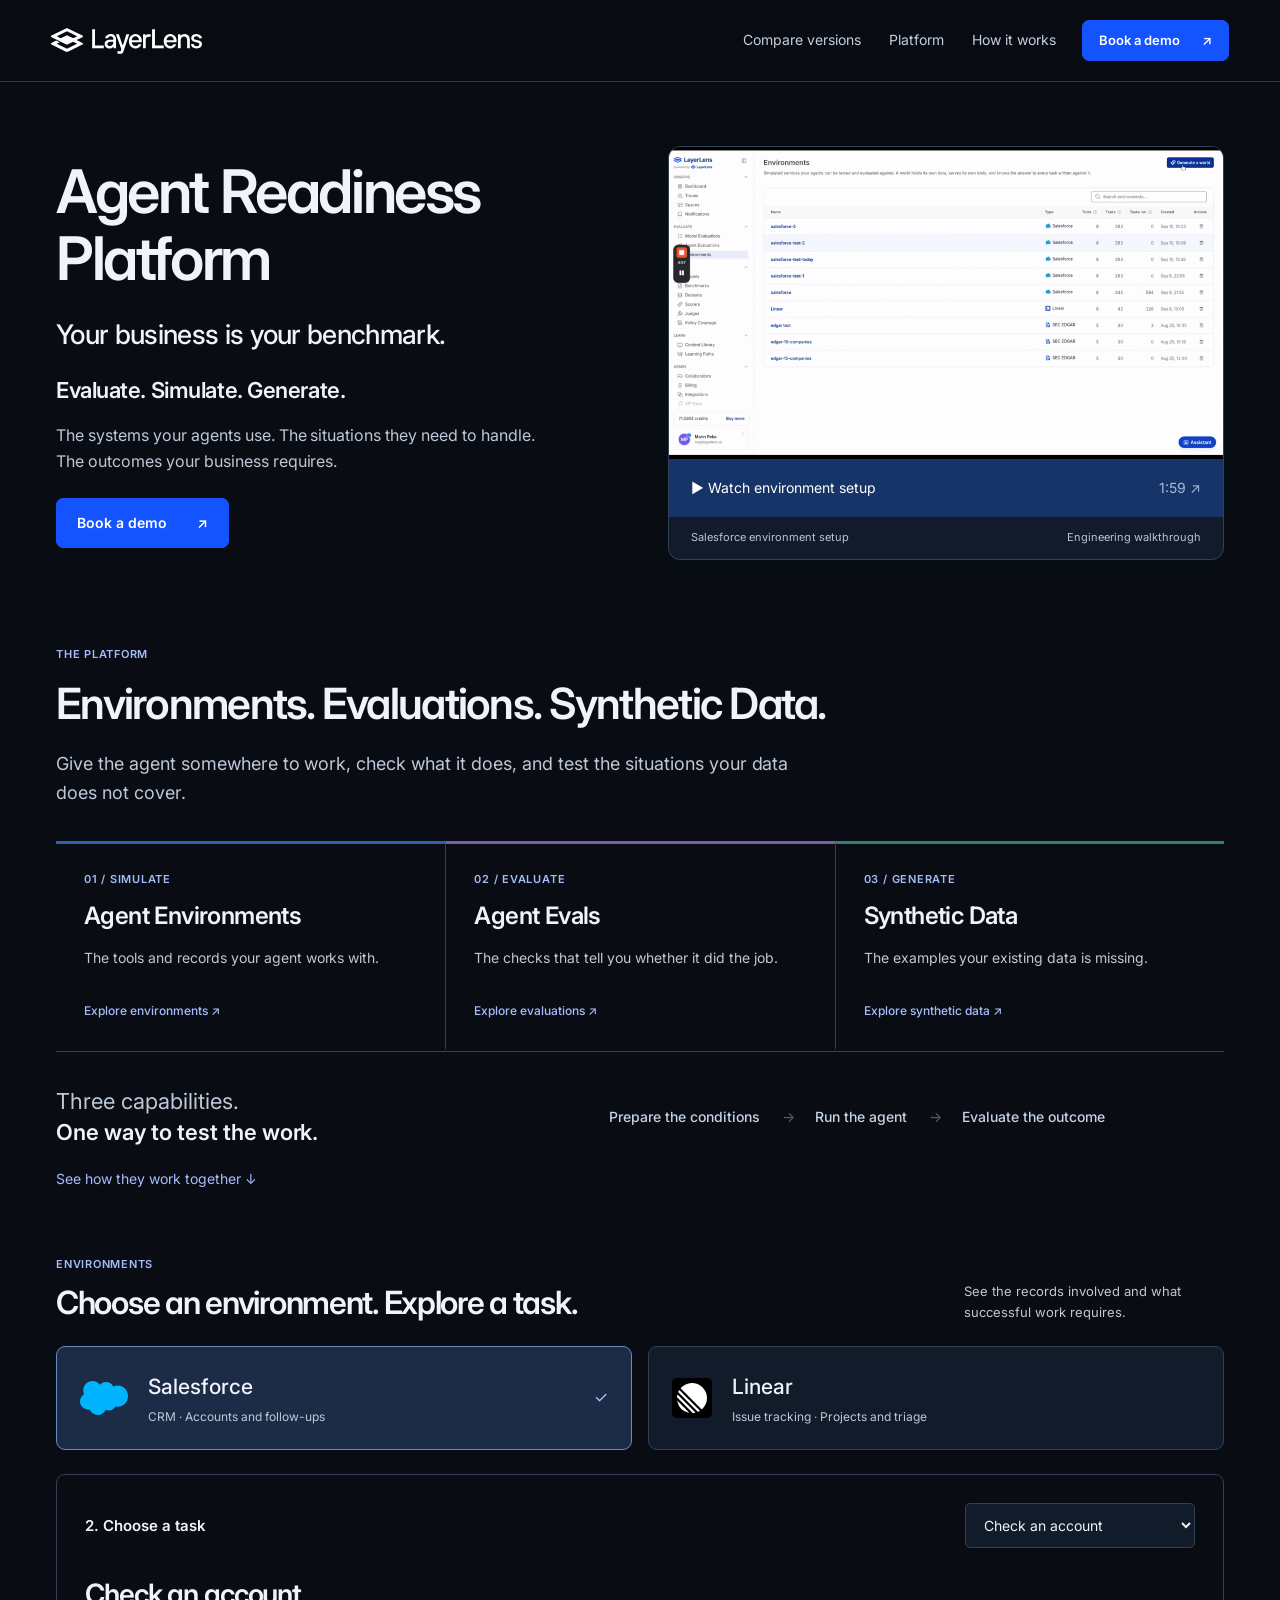
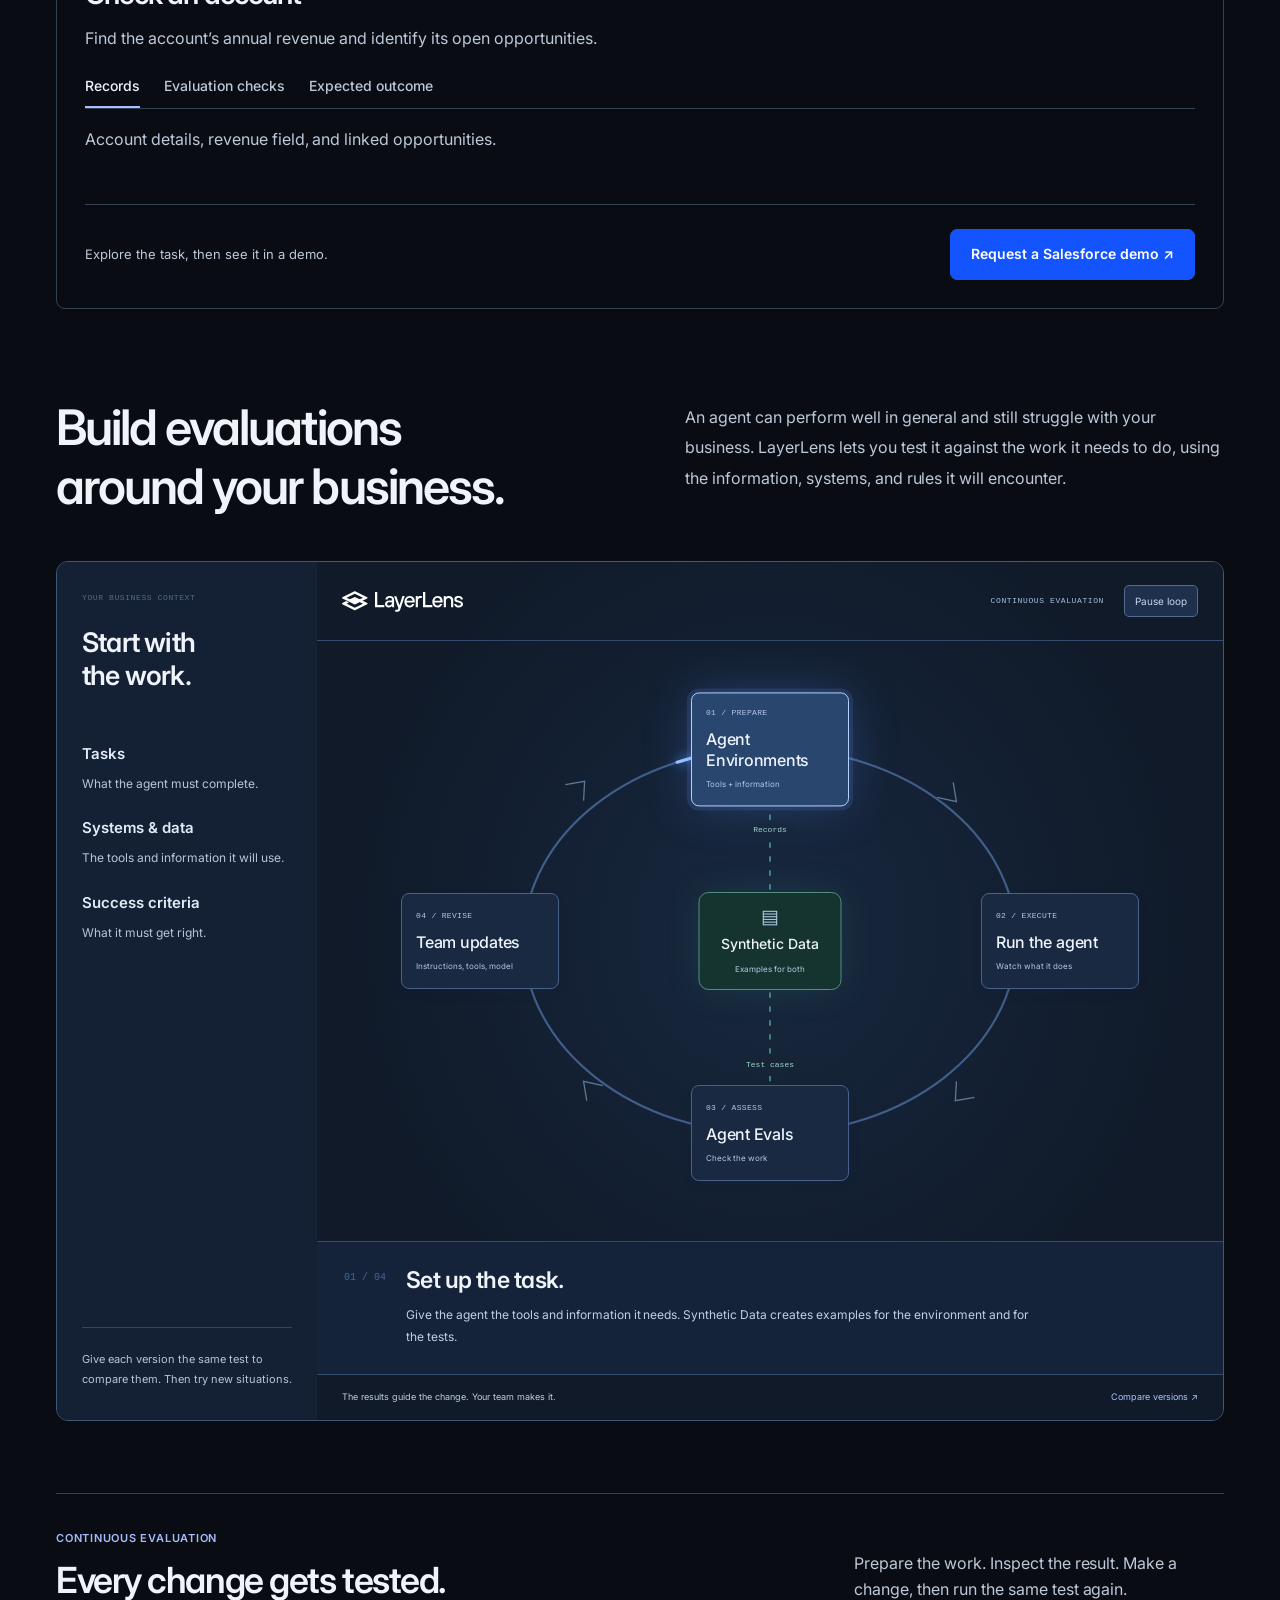
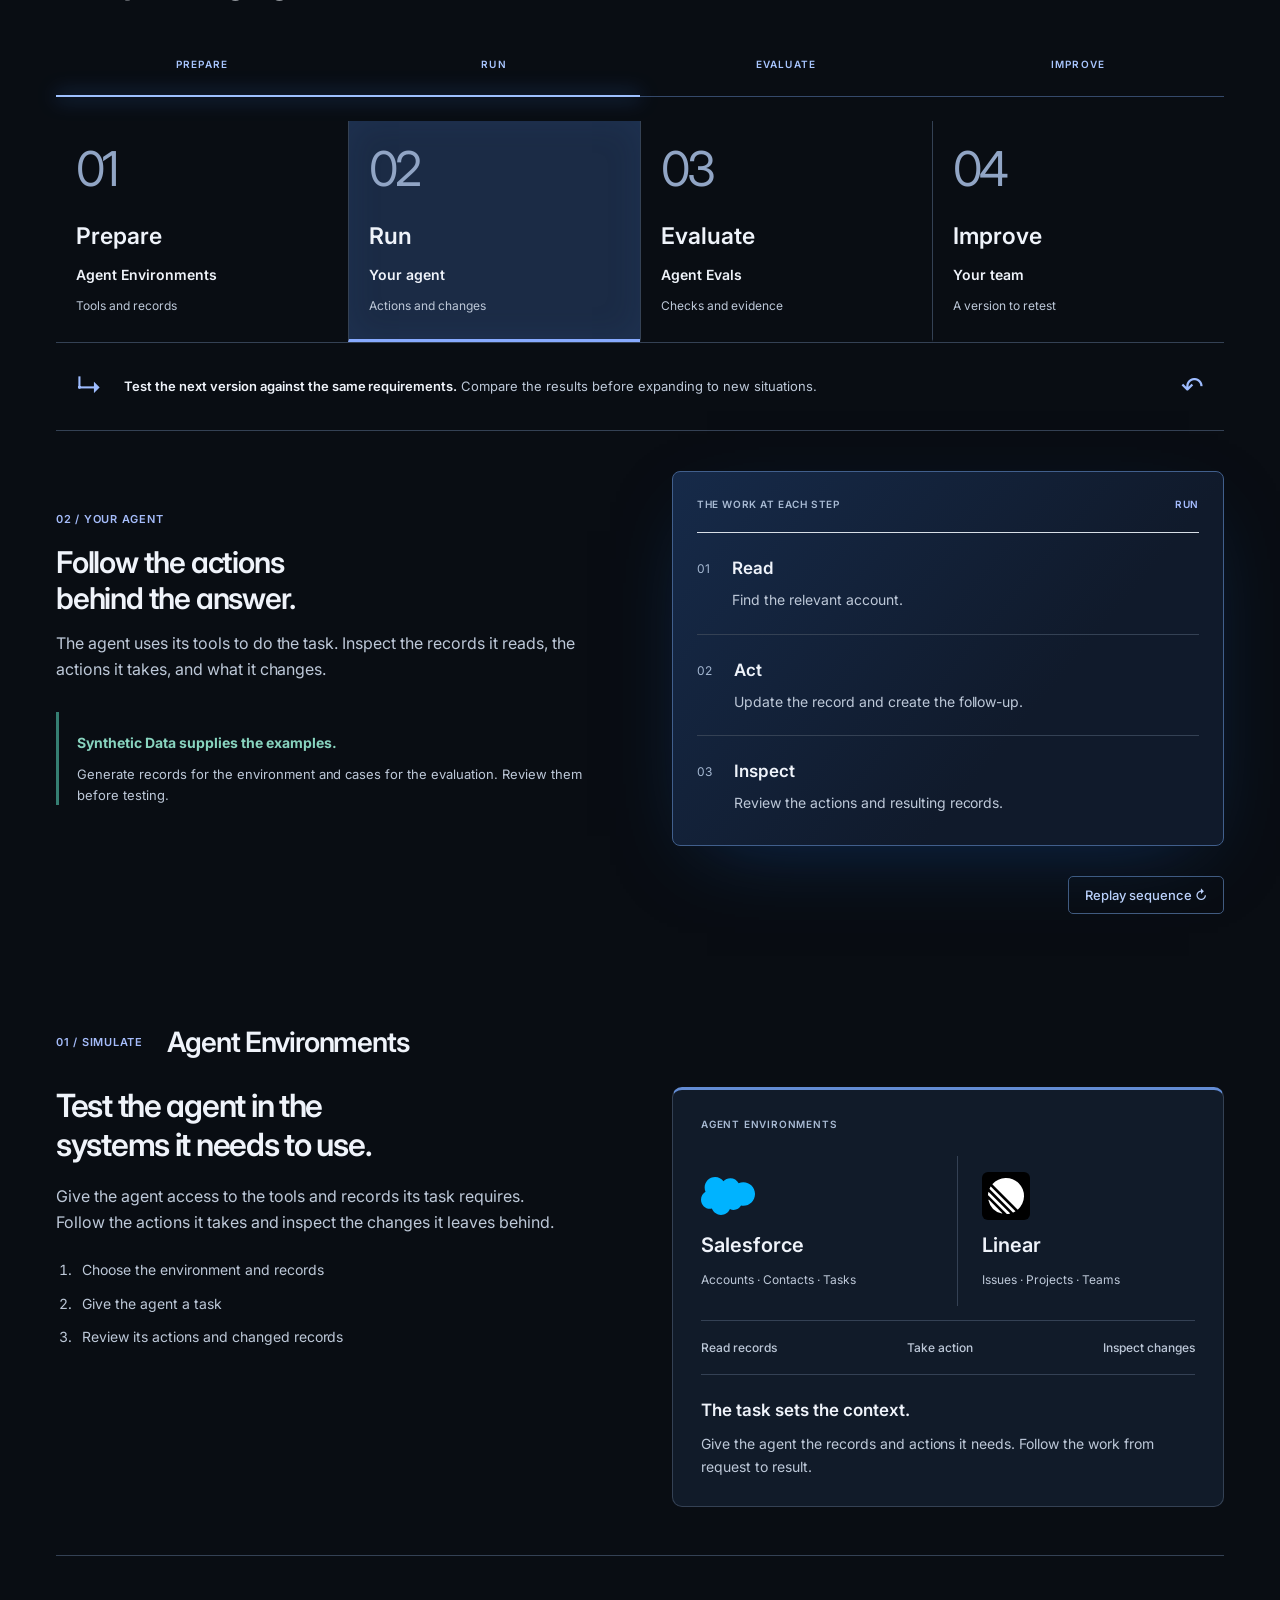
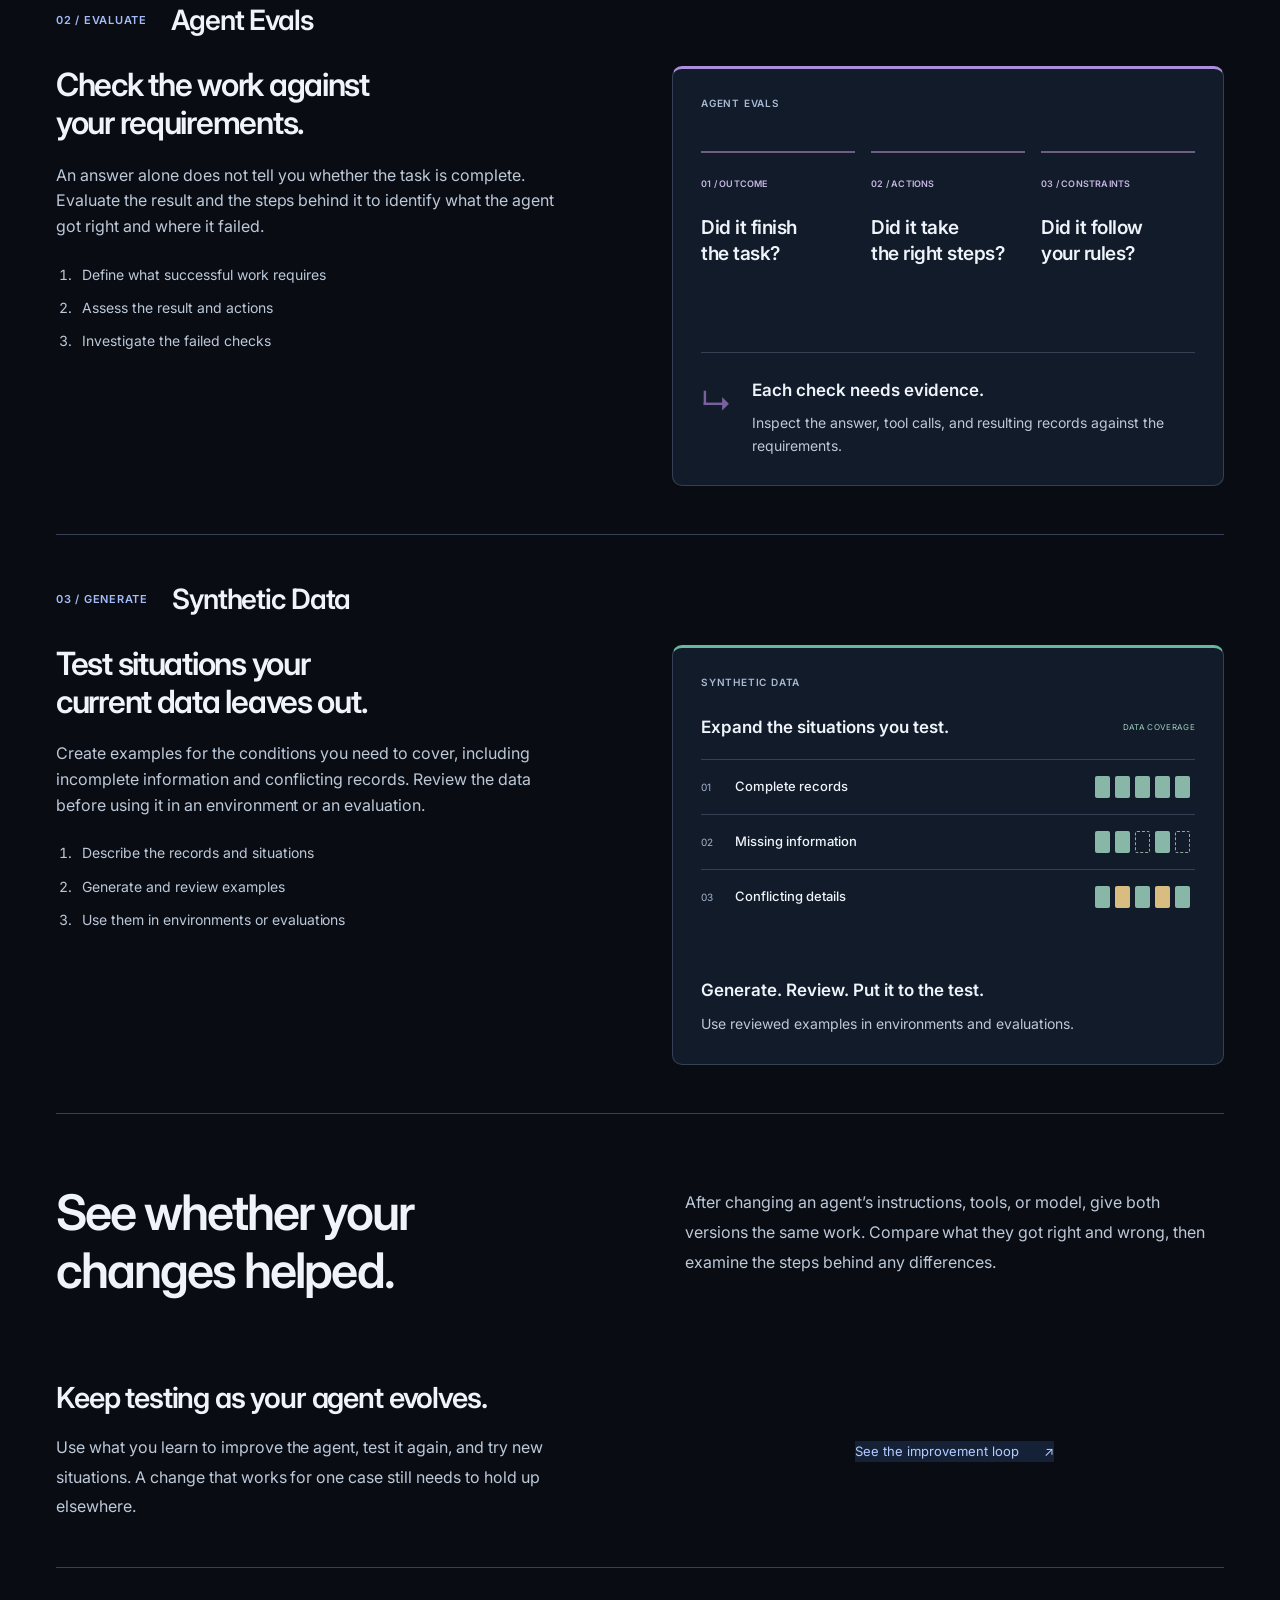
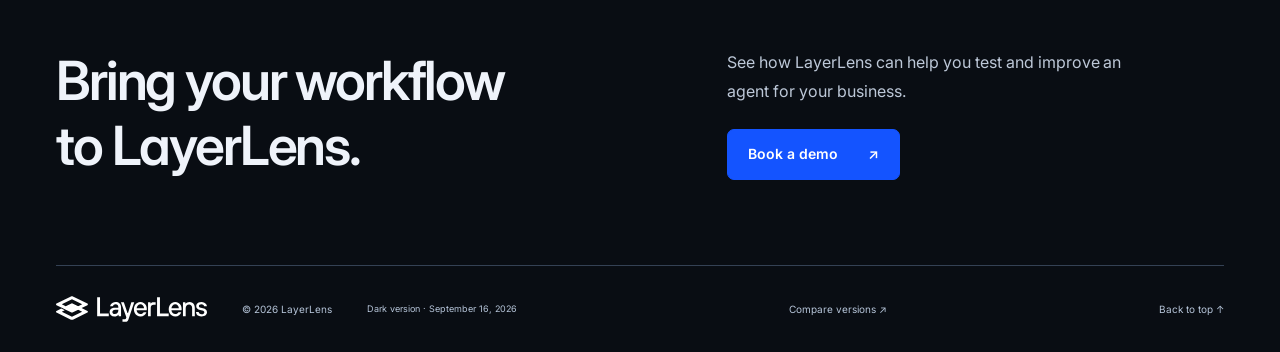
<file: dark-feedback/index.html>
<!doctype html>
<html lang="en"><head><meta charset="utf-8"><meta name="viewport" content="width=device-width,initial-scale=1"><meta name="robots" content="noindex,nofollow"><title>LayerLens | Your business is your benchmark</title><link rel="icon" href="../assets/LL-logo-white.svg"><style>@font-face{font-family:Inter;src:url(../assets/Inter.ttf) format('truetype');font-weight:100 900;font-display:swap}
:root{--bg:#090d13;--panel:#121b29;--ink:#f1f4f9;--copy:#acb9ce;--line:#2b394f;--blue:#1454ff;--light:#a2baff;--data:#79cfbf;--world:#b9a8ed;--mono:ui-monospace,SFMono-Regular,monospace}
*{box-sizing:border-box}html{scroll-padding-top:100px}body{margin:0;background:var(--bg);color:var(--ink);font:15px/1.7 Inter,Arial,sans-serif;-webkit-font-smoothing:antialiased}a{color:inherit;text-decoration:none}button,select{font:inherit}button,a{touch-action:manipulation}button{cursor:pointer}p,h1,h2,h3,h4,figure{margin:0}p{color:var(--copy)}h1,h2,h3,h4{font-weight:500;letter-spacing:-.04em;line-height:1.14}h2{font-size:49px}h3{font-size:30px}h4{font-size:27px}a:focus-visible,button:focus-visible,select:focus-visible,summary:focus-visible{outline:2px solid #98dacd;outline-offset:5px}a:hover{text-decoration:underline;text-underline-offset:5px}.wrap{width:calc(100% - 112px);max-width:1280px;margin:0 auto}.mono,.eyebrow{font:10px/1.6 var(--mono);letter-spacing:.075em}.eyebrow{color:var(--light);text-transform:uppercase}.skip{position:absolute;top:-80px;left:20px;background:white;color:#111;padding:12px;z-index:100}.skip:focus{top:10px}.site-header{position:sticky;top:0;z-index:30;display:flex;align-items:center;gap:26px;height:82px;padding:0 max(4%,calc((100vw - 1280px)/2));background:#090d13ef;border-bottom:1px solid #273249;backdrop-filter:blur(16px)}.brand{display:flex;margin-right:auto}.site-header nav{display:flex;gap:28px;font-size:12px;color:#b7c3d6}.motion-control{background:none;border:0;color:#a2b4d3;min-width:30px;min-height:36px;font-size:12px}.button{display:inline-flex;align-items:center;justify-content:center;gap:30px;padding:13px 20px;background:var(--blue);border:1px solid var(--blue);border-radius:7px;color:white;font-size:12px;font-weight:550;min-height:45px;transition:background .2s,box-shadow .2s;text-decoration:none!important}.button:hover{background:#326afa;box-shadow:0 5px 30px #1d58f32b}.site-header .button{font-size:11px;min-height:38px;padding:9px 16px;gap:22px}.hero{padding-top:70px}.hero>.eyebrow{font-family:Inter,Arial,sans-serif;font-size:11px;letter-spacing:.08em;margin-bottom:25px}.hero-grid{display:grid;grid-template-columns:1.6fr 1fr;gap:75px;align-items:end}.hero h1{font-size:clamp(57px,6vw,85px);line-height:1.045;letter-spacing:-.06em}.hero h1 span{color:var(--light)}.hero-descriptor{color:#eef2fa;font-size:23px;letter-spacing:-.03em;line-height:1.4}.hero-body{font-size:16px;line-height:1.8;margin:18px 0 23px;max-width:410px}.hero-explanation .button{margin-top:0}.demo-image{margin:54px 0 0;border:1px solid #3a4a63;border-radius:12px;overflow:hidden;background:#121b28;box-shadow:0 20px 110px #10306822}.demo-image>img{display:block;width:100%;height:auto}.demo-image figcaption{display:flex;justify-content:space-between;gap:15px;padding:14px 20px;color:#b9c6da;font-size:10px;border-top:1px solid #3a4a63}.demo-image figcaption>span:last-child{font-size:9px;color:#8194b3}.platform{padding-top:105px}.section-intro{display:grid;grid-template-columns:1fr 1fr;gap:90px;align-items:start;margin-bottom:45px}.section-intro h2{max-width:560px}.section-intro>p{font-size:16px;line-height:1.9;max-width:560px;padding-top:3px}.platform-map{display:grid;grid-template-columns:.9fr .2fr 1.2fr;border:1px solid #3b4f6d;border-radius:12px;padding:37px;background:radial-gradient(ellipse at 70% 20%,#1a31587a,transparent 65%),#101925;overflow:hidden;position:relative}.map-input{background:#edf1f7;border-radius:8px;color:#182940;padding:26px;box-shadow:0 14px 40px #0004;position:relative;z-index:2}.map-input>.mono{font-size:9px;color:#4e688c}.map-input>div{display:grid;grid-template-columns:23px 1fr;column-gap:10px;padding:24px 0;border-bottom:1px solid #c6d1e1}.map-input>div:last-child{border-bottom:0;padding-bottom:0}.map-input>div>span{font:9px var(--mono);padding-top:7px;color:#7b8da6}.map-input strong{font-size:20px;font-weight:550;letter-spacing:-.03em}.map-input p{grid-column:2;font-size:12px;line-height:1.75;color:#5e6f87;margin-top:8px;max-width:250px}.map-bridge{position:relative;display:flex;align-items:center;justify-content:center;color:#9bbaff;font-size:22px}.map-bridge i{position:absolute;left:0;right:0;height:1px;background:#759ded66;top:50%}.map-bridge i:nth-child(1){top:30%;transform:rotate(25deg);transform-origin:left}.map-bridge i:nth-child(3){top:70%;transform:rotate(-25deg);transform-origin:left}.map-bridge>span{z-index:1;background:#142039;border:1px solid #415b86;display:grid;place-items:center;width:32px;height:32px;border-radius:50%;font-size:17px}.map-bridge i:after{content:'';position:absolute;width:4px;height:4px;top:-2px;border-radius:50%;background:#bbd2ff;box-shadow:0 0 12px #799ce8;animation:travel 3.5s linear infinite}.map-bridge i:nth-child(2):after{animation-delay:1s}.map-bridge i:nth-child(3):after{animation-delay:2s}.map-platform{display:flex;flex-direction:column;position:relative;z-index:2}.map-brand{display:block;padding:8px 0 22px 2px}.map-lanes{display:grid;gap:11px}.map-lanes>a{display:flex;align-items:center;gap:18px;border:1px solid #506992;background:linear-gradient(120deg,#263b5e,#16273f);border-radius:7px;padding:19px 18px;transition:transform .2s,border-color .2s;text-decoration:none}.map-lanes>a:hover{transform:translateX(4px);border-color:#9fbaf1}.lane-index{font:9px var(--mono);color:#90b0ec}.map-lanes strong{display:block;font-size:19px;line-height:1.3;font-weight:500;letter-spacing:-.02em}.map-lanes div>span{display:block;font-size:11px;line-height:1.6;color:#a8bfdf;margin-top:6px}.map-lanes b{font-size:15px;color:#87a9eb;font-weight:400;margin-left:auto}.map-lanes>a:nth-child(2){border-color:#695d8f;background:linear-gradient(120deg,#332e4a,#211f35)}.map-lanes>a:nth-child(2) .lane-index,.map-lanes>a:nth-child(2) b{color:#c2b4ef}.map-lanes>a:nth-child(2) div>span{color:#b4acca}.map-lanes>a:nth-child(3){border-color:#42776e;background:linear-gradient(120deg,#203e3d,#142b30)}.map-lanes>a:nth-child(3) .lane-index,.map-lanes>a:nth-child(3) b{color:#83d6c5}.map-lanes>a:nth-child(3) div>span{color:#9cbbb8}.map-output{padding:23px 2px 0}.map-output .mono{font-size:8px;color:#96add1}.map-output p{font-size:11px;margin-top:7px;color:#c3d2e8}.map-output i{font-style:normal;padding:0 7px;color:#6a87b6}.capabilities{margin-top:60px}.capability{display:grid;grid-template-columns:.75fr 1.2fr 1fr;gap:55px;padding:50px 0;border-bottom:1px solid var(--line);align-items:start}.capability-label .mono{font-size:9px;color:#8aacfa}.capability-label h3{font-size:26px;margin-top:13px}.capability-copy h4{font-size:26px;max-width:400px;line-height:1.22}.capability-copy p{font-size:14px;line-height:1.85;margin-top:18px;max-width:420px}.capability-art{min-width:0;min-height:190px;padding:12px 0;color:#b6c7e4}.eval-art{display:grid;justify-items:stretch}.eval-art>div{display:flex;gap:12px;justify-content:space-between;align-items:center;border:1px solid #3c5273;padding:10px 12px;border-radius:5px;background:#121e2f;font-size:9px}.eval-art b{font-size:10px;font-weight:450;color:#d0dcf1}.eval-art .art-result{border-color:#637eac}.art-arrow{display:block;text-align:center;color:#6b8bbc;font-size:12px;line-height:20px}.world-art{padding-top:7px}.world-agent{border:1px solid #6e6092;background:#262239;color:#d3c9f3;border-radius:5px;padding:9px;text-align:center;font-size:11px;width:105px;margin:auto}.world-links{display:flex;justify-content:space-around;color:#9f8ec3;font-size:14px;padding:5px 0}.world-tools{display:flex;justify-content:space-between;gap:7px}.world-tools>span{border:1px solid #504766;background:#1b192b;padding:8px;flex:1;text-align:center;font-size:10px;border-radius:4px}.world-state{margin-top:16px;border-top:1px solid #49415e;padding-top:13px;display:grid;gap:8px;font-size:9px}.world-state .mono{font-size:7px;color:#9486b3}.world-state i{padding:0 7px;color:#a992cc;font-style:normal}.data-art{padding-top:3px}.data-sheets{height:133px;display:flex;justify-content:center;align-items:center}.data-sheets>div{width:78px;height:99px;border:1px solid #619d93;background:linear-gradient(140deg,#243f40,#10262a);border-radius:5px;padding:24px 12px;transform:rotate(-10deg);margin-right:-17px;box-shadow:0 9px 20px #0004}.data-sheets>div:nth-child(2){transform:translateY(-9px);z-index:1}.data-sheets>div:nth-child(3){transform:rotate(10deg);margin-right:0}.data-sheets i{display:block;height:3px;width:100%;background:#84bcb344;margin-bottom:10px}.data-sheets i:last-child{width:65%}.data-destinations{display:flex;gap:7px;flex-wrap:wrap;justify-content:center}.data-destinations>span{border:1px solid #3b645e;padding:6px 8px;color:#98c8c0;font-size:8px;border-radius:4px}#agent-environments .capability-label .mono{color:var(--world)}#synthetic-data .capability-label .mono{color:var(--data)}.comparison{padding-top:100px}.comparison-surface{border:1px solid #435879;border-radius:12px;background:#111b29;overflow:hidden}.comparison-toolbar{display:flex;justify-content:space-between;gap:25px;align-items:center;padding:20px 25px;border-bottom:1px solid #34445c}.comparison-toolbar>.mono{font-size:9px;color:#9ab2d8}.comparison-toolbar label{display:flex;gap:14px;align-items:center;font-size:10px;color:#9cafcc}.comparison-toolbar select{background:#1b2a40;color:#edf2fb;padding:9px 30px 9px 12px;font-size:11px;border:1px solid #5c7293;border-radius:5px;max-width:100%}.comparison-context{display:flex;justify-content:space-between;gap:30px;padding:27px 25px;border-bottom:1px solid #34445c;background:linear-gradient(100deg,#1a2d47,#111c2c)}.comparison-context .mono{font-size:8px;color:#839fc8;display:block;margin-bottom:8px}.comparison-context strong{font-size:19px;line-height:1.4;letter-spacing:-.02em;font-weight:500}.fixed-conditions{display:flex;gap:9px;align-items:center;flex-wrap:wrap;justify-content:end}.fixed-conditions>span{border:1px solid #3b506e;border-radius:5px;padding:6px 9px;font-size:9px;color:#adc0df}.result-row{display:grid;grid-template-columns:1.6fr 1fr 1fr;gap:25px;padding:21px 25px;border-bottom:1px solid #2c3e57;font-size:13px;align-items:center}.result-row>span{min-width:0}.result-head{font-size:10px;color:#8da3c4}.result-row>span:first-child{color:#b6c7df}.result-pass{color:#94d8bf}.result-fail{color:#dfa98d}.trace-diff{display:flex;align-items:center;justify-content:space-between;gap:35px;padding:25px;background:#19283d66}.trace-diff .mono{font-size:8px;color:#8fa9d1}.trace-diff p{font-size:13px;line-height:1.8;max-width:620px;margin-top:9px}.assessment{font-size:10px;color:#9bd1bd;padding:8px 11px;border:1px solid #486a6259;border-radius:5px;white-space:nowrap}.assessment.mixed{color:#e0ba92;border-color:#9b785754}.example-note{border-top:1px solid #34465f;padding:16px 25px;font-size:10px;color:#8da4c5}.example-note summary{cursor:pointer}.example-note p{font-size:12px;line-height:1.8;padding-top:14px;max-width:820px}.iteration{display:grid;grid-template-columns:1fr 1fr;gap:90px;margin-top:45px;padding:35px 0 80px;border-bottom:1px solid var(--line)}.iteration h3{font-size:29px;max-width:460px}.iteration p{font-size:14px;line-height:1.85;margin-top:17px;max-width:500px}.iteration-flow{padding:6px 10px}.flow-stages{display:flex;align-items:center;gap:9px;justify-content:space-between}.flow-stages>span{border:1px solid #466083;border-radius:5px;padding:11px 15px;background:#132137;color:#c0d3ef;font-size:11px;white-space:nowrap}.flow-stages>i{color:#7797ca;font-style:normal;font-size:12px}.return-route{display:flex;justify-content:space-between;border:1px solid #516d9770;border-top:0;border-radius:0 0 10px 10px;margin:0 25px;height:48px;align-items:end;color:#92acd5;padding:0 10px;position:relative}.return-route>span:nth-child(2){font:8px var(--mono);letter-spacing:.05em;padding:3px 10px;background:var(--bg);transform:translateY(7px)}.return-route>span:first-child,.return-route>span:last-child{font-size:17px;padding-bottom:5px}.fresh-check{text-align:center;font-size:9px;color:#7f95b6;margin-top:28px}.closing{padding:80px 0 85px;display:grid;grid-template-columns:1.15fr 1fr;gap:100px;align-items:center}.closing h2{font-size:54px;max-width:600px}.closing p{font-size:16px;line-height:1.8;max-width:410px}.closing .button{margin-top:24px}footer{display:flex;align-items:center;gap:35px;padding:30px 0;border-top:1px solid var(--line);font-size:10px;color:#8a9dbb}footer>span{white-space:nowrap}footer p{font-size:9px;color:#7589a7}footer a{margin-left:auto;white-space:nowrap;font-size:10px}
@keyframes travel{from{left:0;opacity:0}20%{opacity:1}80%{opacity:1}to{left:100%;opacity:0}}.motion-paused *,.motion-paused *::before,.motion-paused *::after{animation-play-state:paused!important}
@media(min-width:1700px){.hero{padding-top:90px}}
@media(max-width:1100px){.wrap{width:calc(100% - 72px)}.hero-grid{gap:45px;grid-template-columns:1.5fr 1fr}.hero h1{font-size:65px}.hero-descriptor{font-size:20px}.hero-body{font-size:14px}.section-intro{gap:50px}.section-intro h2{font-size:41px}.section-intro>p{font-size:15px}.platform-map{padding:28px;grid-template-columns:1fr .15fr 1.2fr}.map-input{padding:23px}.map-input strong{font-size:18px}.map-lanes>a{padding:16px 14px;gap:13px}.map-lanes strong{font-size:17px}.capability{gap:30px;grid-template-columns:.8fr 1.2fr 1fr}.capability-label h3{font-size:24px}.capability-copy h4{font-size:23px}.capability-copy p{font-size:13px}.iteration{gap:50px}.flow-stages>span{font-size:9px;padding:10px}.closing{gap:65px}.closing h2{font-size:45px}}
@media(max-width:800px){.site-header{padding:0 30px;gap:20px}.site-header nav{font-size:11px;gap:20px}.hero{padding-top:50px}.hero-grid{grid-template-columns:1fr;gap:28px}.hero h1{font-size:70px}.hero-explanation{max-width:600px}.hero-descriptor{font-size:23px}.hero-body{max-width:600px;font-size:16px}.hero-explanation .button{margin-top:0}.demo-image{margin-top:35px}.section-intro{grid-template-columns:1fr;gap:22px;margin-bottom:34px}.section-intro h2{max-width:590px;font-size:44px}.section-intro>p{max-width:640px;font-size:15px}.platform{padding-top:75px}.platform-map{padding:25px;grid-template-columns:1fr .1fr 1.1fr}.map-input{padding:20px}.map-input>div{grid-template-columns:18px 1fr;padding:21px 0;gap:7px}.map-input strong{font-size:16px}.map-input p{font-size:11px}.map-lanes>a{padding:14px 12px;gap:10px}.lane-index{font-size:8px}.map-lanes strong{font-size:16px}.map-lanes div>span{font-size:10px}.map-bridge>span{width:25px;height:25px;font-size:13px}.map-output p{font-size:10px}.map-output i{padding:0 3px}.capabilities{margin-top:35px}.capability{grid-template-columns:1fr 1fr;gap:22px 40px;padding:35px 0}.capability-label{grid-column:1/-1;display:flex;gap:20px;align-items:center}.capability-label h3{margin-top:0;font-size:25px}.capability-copy h4{font-size:25px}.capability-copy p{font-size:14px}.capability-art{max-width:320px;width:100%;justify-self:end}.comparison{padding-top:75px}.comparison-context{flex-direction:column;gap:17px}.fixed-conditions{justify-content:start}.iteration{gap:35px}.iteration h3{font-size:27px}.iteration p{font-size:13px}.flow-stages{gap:5px}.flow-stages>span{font-size:8px;padding:10px 7px}.closing{gap:40px;padding-top:60px}.closing h2{font-size:40px}.closing p{font-size:14px}footer{gap:20px;flex-wrap:wrap}footer p{order:4;width:100%}}
@media(max-width:550px){html{scroll-padding-top:86px}.wrap{width:calc(100% - 44px)}.site-header{height:70px;padding:0 20px;gap:10px}.brand img{width:128px;height:auto}.site-header nav{display:none}.motion-control{min-width:27px;padding:5px}.site-header .button{font-size:10px;gap:13px;padding:9px 12px}.hero{padding-top:42px}.hero>.eyebrow{font-size:9px;letter-spacing:.07em;margin-bottom:24px}.hero h1{font-size:clamp(41px,10.5vw,58px);letter-spacing:-.055em;line-height:1.07}.hero-grid{gap:25px}.hero-descriptor{font-size:21px}.hero-body{font-size:14px;line-height:1.85;margin:15px 0 22px}.button{font-size:12px;padding:12px 20px}.demo-image{margin-top:32px;border-radius:7px}.demo-image figcaption{font-size:9px;padding:11px 13px;flex-direction:column;gap:3px}.demo-image figcaption>span:last-child{font-size:8px}.platform{padding-top:64px}.section-intro h2{font-size:36px;line-height:1.12;letter-spacing:-.04em}.section-intro>p{font-size:14px;line-height:1.85}.platform-map{grid-template-columns:1fr;padding:20px;gap:0;border-radius:9px}.map-input{padding:22px}.map-input>.mono{font-size:8px}.map-input>div{padding:18px 0;grid-template-columns:19px 1fr;gap:10px}.map-input strong{font-size:19px}.map-input p{font-size:12px;max-width:100%;margin-top:5px}.map-bridge{height:42px}.map-bridge i{display:none}.map-bridge>span{transform:rotate(90deg);width:27px;height:27px}.map-brand{padding:0 0 19px}.map-brand img{width:112px;height:auto}.map-lanes{gap:9px}.map-lanes>a{padding:15px 13px;gap:12px}.map-lanes strong{font-size:18px}.map-lanes div>span{font-size:11px}.map-output{padding-top:19px}.map-output .mono{font-size:7px}.map-output p{font-size:10px;line-height:1.9}.capabilities{margin-top:20px}.capability{grid-template-columns:1fr;gap:22px;padding:34px 0}.capability-label{grid-column:auto;flex-direction:column;align-items:start;gap:9px}.capability-label .mono{font-size:8px}.capability-label h3{font-size:27px}.capability-copy h4{font-size:25px;max-width:100%;line-height:1.25}.capability-copy p{font-size:14px;line-height:1.85;margin-top:15px;max-width:100%}.capability-art{max-width:100%;justify-self:stretch;padding:12px 14px 0;min-height:170px}.eval-art>div{font-size:10px;padding:11px 12px}.eval-art b{font-size:11px}.world-tools>span{font-size:11px}.world-state{font-size:10px}.world-state .mono{font-size:8px}.data-sheets{height:120px}.data-destinations>span{font-size:9px}.comparison{padding-top:63px}.comparison-toolbar{padding:17px;flex-direction:column;align-items:start;gap:17px}.comparison-toolbar>.mono{font-size:8px}.comparison-toolbar label{width:100%;display:grid;gap:8px;font-size:10px}.comparison-toolbar select{width:100%;font-size:12px;padding:10px}.comparison-context{padding:20px 17px;gap:15px}.comparison-context strong{font-size:18px}.fixed-conditions{gap:6px}.fixed-conditions>span{font-size:8px;padding:5px 7px}.result-row{grid-template-columns:1.5fr .75fr .75fr;gap:12px;padding:18px 16px;font-size:11px;align-items:start}.result-head{font-size:9px}.trace-diff{padding:21px 17px;flex-direction:column;align-items:start;gap:15px}.trace-diff p{font-size:12px;line-height:1.85}.trace-diff .mono{font-size:7px}.assessment{font-size:9px;white-space:normal}.example-note{padding:15px 17px;font-size:9px}.example-note p{font-size:11px}.iteration{grid-template-columns:1fr;gap:26px;padding:0 0 45px;margin-top:32px}.iteration h3{font-size:27px}.iteration p{font-size:14px}.iteration-flow{padding:5px 0}.flow-stages>span{font-size:10px;padding:10px 12px}.flow-stages>i{font-size:11px}.fresh-check{font-size:9px}.closing{grid-template-columns:1fr;gap:22px;padding:48px 0 55px}.closing h2{font-size:38px}.closing p{font-size:14px;max-width:100%}.closing .button{margin-top:22px}footer{padding:27px 0;gap:18px;font-size:9px}footer img{width:125px;height:auto}footer p{font-size:8px}footer a{font-size:9px}}
@media(max-width:350px){.site-header{padding:0 14px;gap:6px}.brand img{width:111px}.site-header .button{font-size:9px;padding:9px 10px;gap:8px}.hero h1{font-size:40px}.hero-descriptor{font-size:18px}.hero-body{font-size:13px}.section-intro h2{font-size:32px}.platform-map{padding:16px}.map-input{padding:18px}.map-lanes strong{font-size:16px}.map-lanes div>span{font-size:10px}.map-output p{font-size:9px}.capability-copy h4{font-size:24px}.result-row{gap:9px;padding:16px 12px;font-size:10px}.result-head{font-size:8px}.fixed-conditions>span{font-size:7px;padding:5px 6px}.flow-stages>span{font-size:9px;padding:10px 8px}.closing h2{font-size:34px}}
@media(prefers-reduced-motion:reduce){*,*::before,*::after{animation:none!important;transition:none!important;scroll-behavior:auto!important}}
.continuous-system{display:grid;grid-template-columns:260px 1fr;border:1px solid #405778;border-radius:12px;overflow:hidden;background:#111b29}.loop-context{background:#edf1f7;color:#1c2c44;padding:30px 25px;display:flex;flex-direction:column}.loop-context>.mono{font-size:8px;color:#526b91}.loop-context h3{font-size:27px;line-height:1.2;margin-top:22px;letter-spacing:-.03em}.loop-context dl{margin:28px 0}.loop-context dt{font-size:15px;font-weight:550;margin-top:22px}.loop-context dd{font-size:12px;line-height:1.8;color:#62738c;margin:7px 0 0}.loop-context>p{font-size:11px;line-height:1.8;color:#65758e;padding-top:22px;margin-top:auto;border-top:1px solid #c8d2e1}.motion-workspace{min-width:0;background:radial-gradient(ellipse at 50% 43%,#27446b55,transparent 67%),#101a29}.motion-heading{display:flex;align-items:center;gap:20px;padding:23px 25px;border-bottom:1px solid #30435f}.motion-heading>.mono{font-size:8px;color:#8ca5c9;margin-left:auto}.cycle-toggle{background:#1e304b;border:1px solid #526b8f;border-radius:5px;color:#bcd0ee;padding:7px 10px;font-size:10px;white-space:nowrap}.cycle-diagram{position:relative;width:100%;aspect-ratio:720/560;max-height:600px;min-height:390px}.cycle-routes{position:absolute;inset:0;width:100%;height:100%;overflow:visible}.cycle-track{fill:none;stroke:url(#cycle-color);stroke-width:1.3;opacity:.6}.data-feed{fill:none;stroke:#75c6b7;stroke-width:1;stroke-dasharray:4 5;opacity:.65}.route-arrow{fill:none;stroke:#9eb9e5;stroke-width:1.2;opacity:.7}.cycle-node{position:absolute;transform:translate(-50%,-50%);width:158px;min-height:96px;text-align:left;background:#182941;border:1px solid #47618b;border-radius:8px;padding:14px;z-index:2;transition:background .35s,border-color .35s,box-shadow .35s;color:#eef3fc}.cycle-node .mono{display:block;color:#8ba8d7;font-size:8px;letter-spacing:.04em;margin-bottom:9px}.cycle-node strong{font-size:16px;line-height:1.3;display:block;font-weight:500;letter-spacing:-.015em}.cycle-node small{display:block;font-size:8px;color:#92aace;margin-top:7px}.cycle-node.active{background:#273f62;border-color:#9fbdf9;box-shadow:0 0 0 4px #5d8edc15,0 0 30px #4666ba20}.node-world{left:50%;top:18%;border-color:#796b9b}.node-world.active{border-color:#c2b1ee;background:#39304e}.node-agent{left:82%;top:50%}.node-eval{left:50%;top:82%}.node-team{left:18%;top:50%}.data-center{position:absolute;left:50%;top:50%;transform:translate(-50%,-50%);display:flex;flex-direction:column;align-items:center;justify-content:center;width:143px;height:98px;gap:7px;border:1px solid #518f82;background:#15342fd9;border-radius:10px;z-index:2;text-decoration:none!important}.data-center strong{font-size:14px;font-weight:500;color:#b7e4d8}.data-center small{font-size:8px;color:#80b6a9}.data-icon{font-size:19px;color:#80d6bd;line-height:1}.feed-label{position:absolute;left:50%;transform:translateX(-50%);font:8px var(--mono);color:#72aa9e;background:#152436;padding:4px 7px;z-index:1}.feed-records{top:30%}.feed-cases{bottom:28%}.cycle-explainer{display:flex;gap:20px;border-top:1px solid #344b6b;background:#15233a;padding:24px 27px;min-height:133px}.cycle-step{font:10px var(--mono);color:#85aaf0;white-space:nowrap;padding-top:6px}.cycle-explainer h4{font-size:23px;letter-spacing:-.025em;line-height:1.25}.cycle-explainer p{font-size:12px;line-height:1.85;margin-top:9px;max-width:640px}.cycle-footer{display:flex;justify-content:space-between;gap:20px;padding:15px 25px;font-size:9px;color:#7f99bd;border-top:1px solid #293c59}.cycle-footer a{white-space:nowrap;color:#a2badc}.return-to-loop{font-size:13px;color:#9eb9e8;display:flex;align-items:center;gap:25px;justify-self:center;align-self:center}
@media(max-width:1100px){.continuous-system{grid-template-columns:220px 1fr}.loop-context{padding:25px 21px}.loop-context h3{font-size:24px}.motion-heading{gap:12px;padding:20px}.motion-heading>.mono{display:none}.cycle-toggle{margin-left:auto}.cycle-node{width:132px;padding:11px;min-height:87px}.cycle-node strong{font-size:14px}.cycle-node small{font-size:7px}.data-center{width:124px;height:90px}.data-center strong{font-size:12px}.cycle-diagram{min-height:380px}.cycle-explainer{padding:22px;min-height:157px}.cycle-explainer h4{font-size:21px}}
@media(max-width:800px){.continuous-system{grid-template-columns:1fr}.loop-context{padding:25px;display:block}.loop-context h3{font-size:25px;margin-top:12px}.loop-context dl{display:grid;grid-template-columns:repeat(3,1fr);column-gap:25px;margin:20px 0}.loop-context dt{grid-row:1;margin:0;font-size:14px}.loop-context dd{grid-row:2;font-size:11px;line-height:1.7}.loop-context>p{font-size:11px;padding-top:15px}.motion-heading>.mono{display:block}.motion-heading .cycle-toggle{margin-left:0}.cycle-diagram{min-height:0;max-height:none}.cycle-node{width:155px;padding:14px;min-height:94px}.cycle-node strong{font-size:16px}.cycle-node small{font-size:8px}.data-center{width:140px;height:100px}.data-center strong{font-size:14px}.cycle-explainer{min-height:134px}}
@media(max-width:550px){.loop-context{padding:23px}.loop-context h3{font-size:24px;max-width:none}.loop-context dl{column-gap:16px}.loop-context dt{font-size:12px}.loop-context dd{font-size:10px}.loop-context>p{font-size:10px}.motion-heading{padding:18px 16px}.motion-heading>.mono{display:none}.motion-heading img{width:112px;height:auto}.motion-heading .cycle-toggle{margin-left:auto;font-size:9px}.cycle-diagram{aspect-ratio:720/640}.cycle-routes{height:100%}.cycle-node{width:94px;min-height:76px;padding:10px 8px}.cycle-node .mono{font-size:6px;margin-bottom:6px}.cycle-node strong{font-size:11px}.cycle-node small{font-size:6px;line-height:1.5;margin-top:5px}.node-world{top:22%}.node-eval{top:78%}.data-center{width:102px;height:77px;border-radius:7px;gap:5px}.data-center strong{font-size:10px}.data-center small{font-size:6px}.data-icon{font-size:16px}.feed-label{font-size:6px;padding:2px 4px}.feed-records{top:35%}.feed-cases{bottom:33%}.cycle-explainer{padding:20px 17px;gap:14px;min-height:167px}.cycle-step{font-size:8px}.cycle-explainer h4{font-size:21px}.cycle-explainer p{font-size:11px}.cycle-footer{padding:14px 17px;gap:13px;font-size:8px}.cycle-footer>span{max-width:160px}.cycle-footer a{white-space:normal;text-align:right;max-width:90px}.return-to-loop{justify-self:start;font-size:12px}.iteration{gap:25px}}
@media(max-width:350px){.loop-context{padding:21px}.loop-context dl{gap:8px}.loop-context dt{font-size:11px}.loop-context dd{font-size:9px}.cycle-node{width:81px;min-height:72px;padding:9px 6px}.cycle-node strong{font-size:10px}.cycle-node .mono{font-size:5px}.cycle-node small{font-size:5.5px}.data-center{width:88px;height:69px}.data-center strong{font-size:9px}.data-center small{font-size:5.5px}.cycle-explainer{min-height:193px}.cycle-explainer h4{font-size:20px}.cycle-footer{font-size:7px}}
.mechanism-detail{margin-top:17px;font-size:11px;color:#8faad1}.mechanism-detail summary{cursor:pointer}.mechanism-detail p{font-size:12px;margin-top:12px;line-height:1.8}
@media(max-width:550px){.feed-label{display:none}}
/* Product workflows: inputs, action, and inspectable output. */
.product-workflow{grid-template-columns:1fr 1.35fr;gap:30px 70px;padding:65px 0}.product-workflow .capability-label{grid-column:1}.product-workflow .capability-copy{grid-column:2}.product-workflow .capability-copy h4{max-width:520px;font-size:34px}.product-workflow .capability-copy p{max-width:560px;font-size:15px}.product-process{align-self:center}.product-process ol{list-style:none;padding:0;margin:0;display:grid;gap:27px}.product-process li{display:flex;gap:20px}.product-process li>span{font:11px var(--mono);color:var(--world);padding-top:5px}.product-process h5{font-size:17px;font-weight:500;letter-spacing:-.02em;line-height:1.4;margin:0 0 8px}.product-process p{font-size:13px;line-height:1.8;max-width:340px}.product-preview{border:1px solid #554b70;border-radius:10px;overflow:hidden;background:linear-gradient(140deg,#211e31,#121a27);min-width:0}.preview-heading{display:flex;justify-content:space-between;align-items:center;gap:15px;padding:18px 22px;border-bottom:1px solid #49435e}.preview-heading .mono{color:#bfafd9;font-size:9px}.preview-heading>span:last-child{font-size:9px;color:#9e99b2}.world-services{display:flex;align-items:center;justify-content:center;gap:15px;padding:23px 20px}.world-services>span{padding:7px 15px;background:#373048;border:1px solid #6d608b;border-radius:5px;font-size:12px;color:#e5dbf9}.world-services i{font-style:normal;color:#8c7ea7}.state-toolbar{padding:5px 22px 17px;display:flex;justify-content:space-between;gap:15px;align-items:center}.state-toolbar>strong{font-size:12px;font-weight:450;color:#b9b3c9}.state-switch{display:flex;border:1px solid #625773;border-radius:5px;padding:3px;gap:3px}.state-switch button{border:0;color:#ada5bf;font-size:10px;padding:7px 10px;border-radius:3px;background:transparent;white-space:nowrap}.state-switch button[aria-pressed=true]{background:#ded5ef;color:#262034}.record-inspector{margin:0 22px;border-top:1px solid #454057}.record-inspector>div{display:flex;justify-content:space-between;gap:20px;border-bottom:1px solid #454057;padding:12px 0;font-size:12px}.record-inspector dt{color:#a59bb8}.record-inspector dd{margin:0;color:#e2d9f1}.world-observation{font-size:12px;padding:17px 22px;line-height:1.75;min-height:77px;color:#c1b6d5}.product-result{padding:21px 22px;background:#0a101c66;border-top:1px solid #454057}.product-result>.mono{font-size:8px;color:#a699bf}.product-result p{font-size:13px;line-height:1.85;margin-top:9px;color:#d0c9dd}.synthetic-preview{border-color:#3b6b61;background:linear-gradient(140deg,#162f2d,#121b26)}.synthetic-preview .preview-heading,.synthetic-preview .product-result{border-color:#34554f}.synthetic-preview .preview-heading .mono,.synthetic-preview .product-result>.mono,#synthetic-data .product-process li>span{color:#8bc9b8}.data-brief{margin:22px;border-left:2px solid #79c5ad;padding-left:15px}.data-brief>.mono{font-size:8px;color:#78b09e}.data-brief p{color:#c4dbd3;font-size:13px;line-height:1.8;margin-top:7px}.dataset-table{margin:0 22px}.dataset-row{display:grid;grid-template-columns:1fr 1fr 1fr;gap:15px;border-bottom:1px solid #36534e;padding:12px 0;font:11px/1.5 var(--mono);color:#c1d9d1}.dataset-head{font-family:Inter,Arial,sans-serif;font-size:10px;color:#829f95;border-top:1px solid #36534e}.dataset-row .data-condition{color:#f1dba3}.dataset-caption{display:flex;justify-content:space-between;gap:15px;padding:17px 22px;font-size:9px;color:#829f95}.dataset-caption a{color:#b0e3cf}.synthetic-preview .product-result p{color:#c4dbd3}
@media(max-width:1000px){.product-workflow{gap:30px;grid-template-columns:1fr 1.3fr}.state-toolbar{align-items:start;flex-direction:column}.world-services{gap:8px}.world-services>span{padding:7px 9px;font-size:10px}}
@media(max-width:700px){.product-workflow{grid-template-columns:1fr;padding:45px 0;gap:25px}.product-workflow .capability-copy{grid-column:1}.product-workflow .capability-copy h4{font-size:29px}.product-process p{max-width:none}.product-process ol{gap:20px}.product-process h5{font-size:16px}.product-process p{font-size:13px}.product-preview{margin-top:5px}.preview-heading{padding:16px}.preview-heading .mono{font-size:8px}.preview-heading>span:last-child{font-size:8px}.state-toolbar{padding:0 16px 15px;gap:12px}.record-inspector{margin:0 16px}.world-observation,.product-result{padding:17px 16px}.dataset-table{margin:0 16px}.dataset-caption{padding:15px 16px;flex-direction:column;gap:6px}.data-brief{margin:20px 16px}.dataset-row{font-size:10px;gap:8px}.product-result p{font-size:12px}.world-services{padding:20px 12px;gap:8px}.world-services>span{padding:6px 8px}.product-workflow .capability-label h3{font-size:24px}}
.world-walkthrough{display:grid;gap:20px;min-width:0}.setup-preview{border:1px solid #5d5378;border-radius:10px;overflow:hidden;background:linear-gradient(130deg,#2c253e,#161e2c)}.setup-stages{display:grid;grid-template-columns:repeat(3,1fr);padding:18px 22px 0;gap:7px}.setup-stages button{border:0;border-bottom:2px solid #564965;text-align:left;background:transparent;color:#b3a8c5;font-size:11px;line-height:1.6;padding:5px 0 11px}.setup-stages button>span{display:block;font:9px var(--mono);margin-bottom:7px;color:#90809f}.setup-stages button[aria-pressed=true]{border-color:#d4bdf9;color:white}.setup-detail{display:flex;gap:18px;padding:25px 22px;min-height:152px}.setup-symbol{flex-shrink:0;display:grid;place-items:center;width:42px;height:42px;border:1px solid #8b72ad;border-radius:8px;font-size:23px;color:#d4bdf9;background:#413353}.setup-detail h5{font-size:18px;font-weight:500;letter-spacing:-.02em;line-height:1.4;margin:0 0 9px}.setup-detail p{font-size:12px;line-height:1.85;color:#bcb0cd}.setup-outcome{border-top:1px solid #4d425f;padding:15px 22px;background:#15132255}.setup-outcome .mono{color:#9f8fb3;font-size:8px}.setup-outcome p{font-size:12px;margin-top:7px;color:#dad0e8}.inspect-record{font:inherit;background:transparent;border:0;padding:0;color:#a9dccc;min-height:28px;text-align:left}.inspect-record[aria-pressed=true]{color:white;text-decoration:underline;text-underline-offset:5px}.record-purpose{margin:17px 22px 0;padding:14px 16px;background:#264b403d;border-left:2px solid #73bda2;min-height:115px}.record-purpose .mono{font-size:8px;color:#89b9a7}.record-purpose p{font-size:12px;line-height:1.85;margin-top:8px;color:#c5dbd1}.product-workflow .product-process{align-self:start;padding-top:15px}@media(max-width:700px){.setup-detail{padding:20px 16px;min-height:200px;gap:12px}.setup-detail h5{font-size:17px}.setup-symbol{width:32px;height:32px;font-size:18px}.setup-stages{padding:15px 16px 0}.setup-stages button{font-size:10px}.setup-outcome{padding:15px 16px;min-height:100px}.record-purpose{margin:16px 16px 0;min-height:145px}.product-workflow .product-process{padding-top:0}.world-walkthrough{gap:15px}}
/* Homepage anonymous experience, followed by a proposed workspace continuation. */
.home-experience{margin-top:50px}.try-intro{display:flex;gap:35px;align-items:start;justify-content:space-between;margin-bottom:25px}.try-intro .mono{color:#8daff2;font-size:9px}.try-intro h2{font-size:33px;letter-spacing:-.035em;margin:12px 0}.try-intro>div>p{font-size:14px;max-width:660px}.walkthrough-image{font-size:11px;flex-shrink:0;padding-top:8px;max-width:360px;color:#a1b6d7}.walkthrough-image summary{cursor:pointer}.walkthrough-image .demo-image{margin-top:15px}.walkthrough-image figcaption{flex-direction:column;gap:4px;font-size:9px;padding:10px}.try-shell{border:1px solid #45618b;border-radius:12px;overflow:hidden;background:radial-gradient(ellipse at 85% 30%,#24487255,transparent 65%),#111c2b;box-shadow:0 18px 70px #030b1744}.try-toolbar{display:flex;align-items:end;gap:22px;padding:22px 26px;background:#18283f;border-bottom:1px solid #3b5272}.try-toolbar label{display:grid;gap:6px;font-size:10px;color:#99b0d3}.try-toolbar select{font:13px Inter,Arial,sans-serif;color:#e4edfb;background:#0f1d30;border:1px solid #546d91;border-radius:5px;padding:9px 32px 9px 11px;max-width:100%}.try-status{margin-left:auto;align-self:center;font-size:10px;color:#a6cebd;border:1px solid #426c61;background:#1b3a3333;padding:6px 10px;border-radius:5px}.try-disclosure{padding:9px 26px;font-size:9px;color:#8399b9;border-bottom:1px solid #2d405b}.try-layout{display:grid;grid-template-columns:310px 1fr;min-height:405px}.try-task{padding:30px 26px;border-right:1px solid #344d6e;background:#15223966}.try-task>.mono{font-size:8px;color:#819fcf}.try-task h3{font-size:24px;line-height:1.25;margin:13px 0}.try-task>p{font-size:12px;line-height:1.85}.try-rule{margin:21px 0;padding-top:16px;border-top:1px solid #385171}.try-rule .mono{font-size:8px;color:#8fa9d0}.try-rule p{font-size:11px;line-height:1.8;margin-top:7px;color:#c0cee4}.try-task button,.try-continuation button,#try-confirm,.try-empty button{background:#1556ff;border:1px solid #4b7eff;color:white;font:12px Inter,Arial,sans-serif;border-radius:6px;padding:11px 16px;cursor:pointer}.try-task .try-small{font-size:9px;color:#7f98be;margin-top:11px}.try-workspace{min-width:0}.try-tabs{display:flex;gap:20px;padding:0 28px;border-bottom:1px solid #344d6e}.try-tabs button{font:12px Inter,Arial,sans-serif;background:transparent;color:#869dbf;border:0;border-bottom:2px solid transparent;padding:19px 0;cursor:pointer}.try-tabs button[aria-pressed=true]{color:#dbe8ff;border-bottom-color:#91b3ff}#try-panel{padding:25px 28px;min-height:340px}.try-panel-head{display:flex;justify-content:space-between;gap:20px;align-items:center;margin-bottom:18px}.try-panel-head h4{font-size:20px}.try-panel-head>span{font-size:9px;color:#8ca2c3}.try-table table{width:100%;border-collapse:collapse;font-size:12px}.try-table th{text-align:left;font-size:9px;font-weight:400;color:#839fc7;padding:12px 9px;border-bottom:1px solid #375073}.try-table td{padding:14px 9px;border-bottom:1px solid #2d4260;color:#c1d1e9}.try-table td:first-child{color:#e2ebf8}.try-panel-note{font-size:11px;line-height:1.8;margin-top:18px;max-width:600px;color:#8fa6c8}.try-conversation>.mono,.try-answer>.mono{font-size:8px;color:#8ba6d0}.try-conversation>p{font-size:14px;margin:8px 0 19px;color:#d7e4f9}.try-answer{border:1px solid #4a658f;background:#243b5a77;padding:18px;border-radius:7px}.try-answer p{font-size:13px;line-height:1.9;color:#d4e0f3;margin-top:9px}.try-conversation details{font-size:11px;color:#9cb4d8;margin-top:17px}.try-conversation summary{cursor:pointer}.try-conversation ol{padding-left:20px;font-size:11px;line-height:1.9}.try-inline{display:inline-block;background:none;border:0;padding:0;color:#a6c4ff;font:12px Inter,Arial,sans-serif;margin-top:20px;cursor:pointer}.try-empty{padding:30px 0}.try-empty h4{font-size:23px}.try-empty p{font-size:13px;margin:15px 0 22px}.try-checks>div{display:flex;justify-content:space-between;gap:20px;padding:14px 0;border-bottom:1px solid #324962;font-size:12px;color:#c6d7ef}.try-checks b{color:#86ccb3;font-weight:400;white-space:nowrap}.try-continuation{display:flex;justify-content:space-between;gap:30px;align-items:center;background:#0c1524;padding:22px 26px;border-top:1px solid #3a5272}.try-continuation strong{font-size:14px;font-weight:500}.try-continuation p{font-size:11px;margin-top:5px;max-width:570px}.try-continuation button{white-space:nowrap;background:#1e3250;border-color:#4b6b99;color:#c3d8f7;font-size:11px}.try-bottom{display:flex;justify-content:space-between;gap:20px;font-size:10px;color:#7e94b5;padding:14px 0}.try-bottom a{color:#a3bde5}#try-dialog{max-width:550px;width:90%;background:#142238;color:#e6effc;border:1px solid #5c7dab;border-radius:12px;padding:32px}#try-dialog::backdrop{background:#020811cc;backdrop-filter:blur(5px)}#try-dialog .mono{font-size:8px;color:#8daee0}#try-dialog h2{font-size:30px;margin:17px 0}#try-dialog>p{font-size:13px;line-height:1.9}#try-dialog dl{display:grid;grid-template-columns:100px 1fr;font-size:12px;gap:12px;border-top:1px solid #415a7c;border-bottom:1px solid #415a7c;padding:20px 0;margin:22px 0}#try-dialog dt{color:#86a0c7}#try-dialog dd{margin:0;color:#c9d9ef}#try-dialog .try-small{font-size:10px;margin-top:18px;color:#8ba1c2}.dialog-close{float:right;background:none;color:#bbd0f0;border:0;font-size:25px;cursor:pointer}
@media(max-width:950px){.try-layout{grid-template-columns:260px 1fr}.try-toolbar{gap:14px}.try-task{padding:24px 21px}.try-tabs{gap:15px;padding:0 21px}#try-panel{padding:22px 21px}.try-intro{flex-direction:column;gap:8px}.walkthrough-image{max-width:500px;padding-top:0}.try-status{font-size:8px}}
@media(max-width:700px){.home-experience{margin-top:35px}.try-intro h2{font-size:29px}.try-intro>div>p{font-size:13px}.try-toolbar{flex-wrap:wrap;padding:18px;align-items:start;gap:14px}.try-toolbar label{flex:1;min-width:0;font-size:9px}.try-toolbar select{width:100%;font-size:11px;padding:9px 20px 9px 8px}.try-toolbar label:nth-child(2){flex:1.35}.try-status{margin:0;font-size:9px}.try-disclosure{padding:10px 18px;font-size:8px}.try-layout{grid-template-columns:1fr}.try-task{border-right:0;border-bottom:1px solid #344d6e;padding:22px 18px}.try-task h3{font-size:23px;max-width:400px}.try-rule{margin:15px 0;padding-top:12px}.try-task>p{font-size:12px}.try-tabs{gap:20px;padding:0 18px}.try-tabs button{font-size:11px;padding:16px 0}#try-panel{padding:22px 18px;min-height:300px}.try-panel-head{gap:10px;align-items:start}.try-panel-head h4{font-size:19px}.try-panel-head>span{font-size:8px;max-width:85px}.try-table{overflow-x:auto}.try-table table{font-size:10px;min-width:260px}.try-table td,.try-table th{padding:13px 6px}.try-table th{font-size:8px}.try-panel-note{font-size:10px}.try-continuation{padding:20px 18px;flex-direction:column;align-items:start;gap:16px}.try-continuation strong{font-size:14px}.try-continuation p{font-size:11px}.try-bottom{flex-direction:column;gap:9px;font-size:9px}.try-answer{padding:14px}.try-answer p{font-size:12px}.try-checks>div{font-size:11px;gap:12px}.try-conversation>p{font-size:13px}#try-dialog{padding:23px}#try-dialog h2{font-size:27px}#try-dialog dl{grid-template-columns:85px 1fr;font-size:11px}.try-inline{font-size:11px}}
</style><style>
/* Team feedback: exact hero copy, actual walkthrough, compact environment selection. */
.hero{padding-top:64px}.hero-grid{grid-template-columns:1fr 1fr;gap:56px;align-items:center}.hero-copy>.eyebrow{font:14px/1.5 Inter,Arial,sans-serif;letter-spacing:.02em;margin-bottom:25px;color:#b4c8fc;text-transform:none}.hero h1{font-size:clamp(44px,4.6vw,67px)}.hero-descriptor{margin-top:28px;font-size:25px}.hero-body{max-width:490px;font-size:16px}.walkthrough{min-width:0;border:1px solid #3a4a63;border-radius:12px;overflow:hidden;background:#101825;box-shadow:0 20px 70px #0003}.walkthrough>a{display:block;text-decoration:none}.walkthrough img{display:block;width:100%;height:auto}.watch-label{display:flex;justify-content:space-between;gap:15px;padding:18px 22px;color:#f1f4f9;background:#192c47;font-size:14px}.watch-label>span{color:#a5b9d8}.walkthrough figcaption{padding:12px 22px;color:var(--copy);font-size:11px;display:flex;flex-wrap:wrap;justify-content:space-between;gap:5px}.walkthrough figcaption>span{color:#8294ac}.environment-picker{padding-top:66px;padding-bottom:20px}.environment-heading{display:flex;justify-content:space-between;align-items:end;gap:30px;margin-bottom:24px}.environment-heading .eyebrow{margin-bottom:10px}.environment-heading h2{font-size:32px}.environment-heading>p{font-size:13px;max-width:260px}.environment-options{display:grid;grid-template-columns:1fr 1fr;gap:16px}.environment-options button{background:#101923;border:1px solid #34445c;border-radius:9px;display:flex;align-items:center;gap:20px;padding:23px;text-align:left;color:var(--ink);min-width:0}.environment-options button[aria-pressed=true]{border-color:#9cb7f0;background:#19283d}.environment-options img{object-fit:contain;flex-shrink:0}.environment-options strong{display:block;font-size:21px;font-weight:500}.environment-options small{display:block;font-size:12px;color:var(--copy);margin-top:3px}.selection-mark{margin-left:auto;color:#b6caff;opacity:0}.environment-options [aria-pressed=true] .selection-mark{opacity:1}.environment-detail{display:flex;align-items:center;justify-content:space-between;gap:25px;padding:25px 0 12px}.environment-detail h3{font-size:19px;letter-spacing:-.02em}.environment-detail p{font-size:14px;margin-top:6px;max-width:610px}.environment-detail .button{flex-shrink:0}.environment-note{font-size:11px;color:#8597b0}.product-process{margin-bottom:0}.platform{padding-top:70px}
@media(max-width:950px){.hero-grid{gap:30px}.hero h1{font-size:48px}.hero-descriptor{font-size:21px}.hero-body{font-size:14px}.watch-label{font-size:12px;padding:14px}.walkthrough figcaption{padding:12px 14px}.environment-heading h2{font-size:29px}}
@media(max-width:700px){.hero-grid{grid-template-columns:1fr;gap:32px}.hero{padding-top:38px}.hero h1{font-size:clamp(39px,9vw,60px)}.hero-copy>.eyebrow{font-size:14px;margin-bottom:20px}.hero-descriptor{margin-top:22px}.hero-body{font-size:15px}.walkthrough{max-width:540px}.environment-picker{padding-top:45px}.environment-heading{display:block}.environment-heading>p{margin-top:14px;max-width:none}.environment-options{grid-template-columns:1fr;gap:10px}.environment-options button{padding:18px}.environment-detail{align-items:start;flex-direction:column;gap:18px}.environment-heading h2{font-size:30px}.environment-note{margin-top:8px}.cycle-node strong{font-size:11px}}
</style><style>
/* Separate light review, prioritizing Jesus's September 16 feedback. */
:root{--bg:#f8f9fb;--ink:#182535;--copy:#526176;--line:#d5dde7;--panel:#fff;--light:#244c88;--blue:#213f70;--world:#60567c;--data:#256b61}
.site-header{background:#f8f9fbf5;border-color:var(--line)}.brand img,footer>img,.motion-heading img{filter:brightness(0)}.site-header nav{color:#48576a}.hero-copy>.category{font-size:clamp(24px,2.7vw,36px);line-height:1.2;font-weight:600;letter-spacing:-.04em;color:#213f70;margin-bottom:24px;text-transform:none}.hero-descriptor{color:var(--ink)}.hero h1 span{color:#324e75}.button:hover{background:#345786}.walkthrough{background:white;border-color:var(--line);box-shadow:0 12px 40px #193a5c0d}.watch-label{background:#213f70;color:white}.walkthrough figcaption{color:#526176}.walkthrough figcaption>span{color:#65738a}
.pillar-overview{padding-top:86px}.overview-head{max-width:840px}.overview-head h2{font-size:43px;margin:15px 0 20px}.overview-head>p:last-child{font-size:18px;max-width:760px}.pillar-tabs{display:grid;grid-template-columns:repeat(3,1fr);gap:18px;margin-top:34px}.pillar-tabs button{border:1px solid #cbd5e3;border-radius:10px;background:#fff;color:#182535;text-align:left;padding:27px;display:flex;flex-direction:column;gap:16px;min-height:244px}.pillar-tabs button[aria-pressed=true]{background:#eaf0f8;border-color:#426395;box-shadow:inset 0 3px #426395}.pillar-number{font:10px var(--mono);letter-spacing:.06em;color:#526984}.pillar-tabs strong{font-size:24px;font-weight:550;letter-spacing:-.03em;line-height:1.2}.pillar-tabs button>span:not(.pillar-number){color:#526176;font-size:14px;line-height:1.65}.pillar-tabs b{font-size:12px;font-weight:500;color:#244c88;margin-top:auto}.pillar-explorer{display:grid;grid-template-columns:1fr 1fr;gap:48px;padding:34px;margin-top:18px;border:1px solid #cbd5e3;border-radius:10px;background:white;min-height:280px}.pillar-explorer h3{font-size:28px;margin:14px 0}.pillar-explorer p:not(.eyebrow){font-size:14px}.pillar-explorer a{display:inline-block;margin-top:20px;font-size:13px;color:#244c88}.explorer-diagram{display:flex;align-items:center;justify-content:center;gap:12px;position:relative;padding-bottom:30px}.explorer-diagram>span,.explorer-diagram>strong{padding:20px 12px;flex:1;text-align:center;border:1px solid #bacbdc;border-radius:8px;font-size:13px;line-height:1.6;background:#f5f8fc;font-weight:500}.explorer-diagram>strong{background:#e7edf7;border-color:#587bad}.explorer-diagram i{font-style:normal;color:#597394}.explorer-diagram small{position:absolute;bottom:0;left:0;color:#6d7d90;font-size:10px}
.environment-options button{background:white;color:#182535;border-color:#cbd5e3}.environment-options button[aria-pressed=true]{background:#eaf0f8;border-color:#426395}.selection-mark{color:#244c88}.environment-note{color:#647389}.continuous-system{background:white;border-color:#cbd5e3}.loop-context{background:#edf2f8}.motion-heading,.cycle-footer,.cycle-explainer{border-color:#d2dce8}.motion-heading>.mono{color:#506a8c}.cycle-toggle{color:#244c88;border-color:#a8b9ce;background:white}.cycle-node,.data-center{background:#fff!important;border-color:#b3c3d7!important;box-shadow:0 4px 16px #18335a09}.cycle-node strong,.data-center strong{color:#213f70!important}.cycle-node .mono,.cycle-node small,.data-center small,.data-icon{color:#536b85!important}.cycle-node.active{background:#e7eef9!important;border-color:#496da3!important;box-shadow:0 0 0 3px #31548713}.cycle-track{stroke:#a9bbd2}.data-feed,.route-arrow{stroke:#829dbd}.feed-label{background:#fff;color:#526984}.cycle-explainer{background:#f2f6fb}.cycle-step{color:#426395}.cycle-footer{color:#526176}.cycle-footer a{color:#244c88}
.balanced-capabilities{margin-top:64px}.balanced-capability{padding:48px 0;border-bottom:1px solid var(--line)}.cap-heading{display:flex;align-items:center;gap:24px;margin-bottom:28px}.cap-heading h3{font-size:28px}.cap-main{display:grid;grid-template-columns:1fr 1fr;gap:64px;align-items:stretch}.cap-main h4{font-size:32px;max-width:510px}.cap-main>div>p{font-size:15px;margin-top:20px;max-width:510px}.cap-main ol{padding-left:20px;margin:24px 0 0;font-size:14px;color:#526176}.cap-main li{padding-left:6px;margin:11px 0}.cap-diagram{background:#fff;border:1px solid #cbd5e3;border-radius:10px;padding:25px;display:flex;flex-direction:column;min-height:360px}.cap-diagram figcaption{font:10px var(--mono);color:#526984;display:flex;justify-content:space-between;gap:10px}.cap-diagram figcaption span{font:10px Inter,Arial,sans-serif;color:#6c7a8a}.diagram-stages{display:grid;justify-items:center;padding:24px 0;flex:1}.diagram-stages span{display:block;width:80%;padding:10px;background:#edf2f8;border:1px solid #c4d1e1;border-radius:6px;text-align:center;font-size:14px;color:#263e5e}.diagram-stages i{font-style:normal;color:#7891ae;line-height:1.4}.cap-diagram>p{border-top:1px solid #d5dde7;padding-top:17px;font-size:13px;line-height:1.7}.comparison{padding-top:70px}.iteration{padding-bottom:45px}.return-to-loop{color:#244c88!important;border-color:#cbd5e3!important;background:#fff!important}footer,footer p{color:#65738a}
@media(max-width:800px){.pillar-tabs{gap:10px}.pillar-tabs button{padding:20px;min-height:250px}.pillar-tabs strong{font-size:20px}.pillar-explorer{gap:25px;padding:25px}.explorer-diagram{gap:6px}.explorer-diagram>span,.explorer-diagram>strong{font-size:11px;padding:12px 8px}.cap-main{gap:30px}.cap-main h4{font-size:28px}}
@media(max-width:600px){.pillar-overview{padding-top:56px}.overview-head h2{font-size:33px}.overview-head>p:last-child{font-size:16px}.pillar-tabs{grid-template-columns:1fr}.pillar-tabs button{min-height:0;padding:22px;gap:10px}.pillar-tabs strong{font-size:25px}.pillar-tabs b{margin-top:5px}.pillar-explorer{grid-template-columns:1fr;gap:24px;padding:23px;min-height:0}.explorer-diagram{min-height:150px}.explorer-diagram>span,.explorer-diagram>strong{font-size:11px}.cap-heading{display:block;margin-bottom:23px}.cap-heading h3{margin-top:10px}.cap-main{grid-template-columns:1fr;gap:24px}.cap-main h4{font-size:29px}.cap-diagram{min-height:320px;padding:22px}.balanced-capability{padding:38px 0}.cycle-node strong{font-size:11px}.site-header nav{display:none}}
</style><style>.motion-workspace{background:#fff}#cycle-dot{fill:#345b92}#cycle-dot-glow{fill:#6b8ab8}#pillar-explorer{scroll-margin-top:90px}</style><style>.hero .readiness-title{font-size:clamp(54px,5.2vw,76px);font-weight:650;line-height:1.04;letter-spacing:-.055em;color:#182535}.hero-positioning{font-size:27px;line-height:1.3;letter-spacing:-.03em;color:#324e75;margin-top:25px;max-width:520px}.hero-descriptor{margin-top:22px;font-size:22px}@media(max-width:950px) and (min-width:701px){.hero .readiness-title{font-size:49px}.hero-positioning{font-size:23px}}@media(max-width:700px){.hero .readiness-title{font-size:clamp(42px,10.4vw,68px)}.hero-positioning{font-size:23px;margin-top:22px}.hero-descriptor{font-size:20px;margin-top:20px}}</style><style>
@font-face{font-family:Manrope;src:url(../assets/Manrope.ttf) format('truetype');font-weight:200 800;font-display:swap}
body{font-family:Manrope,Arial,sans-serif}
h1,h2,h3,h4{font-family:Manrope,Arial,sans-serif;font-weight:600;letter-spacing:-.035em}
.hero .readiness-title{font-family:Manrope,Arial,sans-serif;font-weight:650;letter-spacing:-.045em;line-height:1.1}
.hero-positioning{letter-spacing:-.025em;font-weight:450}
.hero-descriptor{letter-spacing:-.02em;font-weight:550}
.button{font-weight:650}.pillar-tabs strong{letter-spacing:-.025em}
</style><style>
:root{--copy:#354357}
p,.cap-main ol{color:#354357}.environment-note,.demo-image figcaption,.demo-image figcaption>span:last-child,footer,footer p,.cap-diagram figcaption,.cap-diagram figcaption span{color:#465469!important}
.pillar-tabs button>span:not(.pillar-number),.pillar-explorer>div>p,.environment-options small{color:#354357}
.pillar-tabs{gap:0;border-bottom:1px solid #cbd3de}.pillar-tabs button{border:0;border-radius:0;background:transparent;box-shadow:none;min-height:210px;padding:28px;border-bottom:3px solid transparent}.pillar-tabs button+button{border-left:1px solid #dce1e8}.pillar-tabs button[aria-pressed=true]{background:#edf1f6;border-color:#243e60;box-shadow:none}.pillar-tabs button:hover{background:#eef2f7}
#pillar-explorer{background:transparent;border:0;border-radius:0;box-shadow:none;padding:44px 0 20px;gap:55px;align-items:center;grid-template-columns:.85fr 1.15fr}
#explorer-title{font-size:clamp(27px,2.65vw,36px);line-height:1.2;max-width:420px}#explorer-body{font-size:16px;line-height:1.8;max-width:425px;color:#354357}.connection-art{min-width:0;background:linear-gradient(150deg,#fff,#f0f3f7);border:1px solid #d8dfe7;border-radius:18px;overflow:hidden;box-shadow:0 18px 40px -30px #34465b55}.art-topline{display:flex;justify-content:space-between;align-items:center;padding:18px 22px 0;gap:10px;font:9px var(--mono);letter-spacing:.06em;color:#35465e}.art-topline button{font:11px Manrope,sans-serif;border:0;background:none;color:#35465e;padding:7px;cursor:pointer}.connection-art svg{display:block;width:100%;height:auto}.art-node circle{fill:#fff;stroke:#aebdce;stroke-width:1.5;transition:fill .35s,stroke .35s}.art-node.selected circle{fill:#e0e9f5;stroke:#365a86;stroke-width:2}.art-node path{fill:none;stroke:#29486e;stroke-width:1.7;stroke-linejoin:round}.art-node text,.agent-core text{font:600 13px Manrope,sans-serif;fill:#20334d;text-anchor:middle}.art-caption{font:12px Manrope,sans-serif;fill:#35465e;text-anchor:middle}.connection-art.is-paused .moving-signals{opacity:0}
@media(max-width:800px){#pillar-explorer{gap:24px;grid-template-columns:1fr}.connection-art{max-width:650px;width:100%}#explorer-body{max-width:600px}.pillar-tabs button{padding:20px}}
@media(max-width:600px){.pillar-tabs button+button{border-left:0;border-top:1px solid #dce1e8}.pillar-tabs button{min-height:0}#pillar-explorer{padding-top:28px}.art-topline{padding:14px 12px 0;font-size:8px}.art-node text,.agent-core text{font-size:21px}.art-caption{font-size:14px}}
@media(prefers-reduced-motion:reduce){.moving-signals{display:none}}
</style><style>.walkthrough figcaption,.walkthrough figcaption>span,.cycle-node .mono,.cycle-node small,.data-center small,.cycle-footer,.feed-label,.pillar-number{color:#354357!important}@media(max-width:600px){.art-caption{display:none}}</style><style>
/* Typography aligned with the live LayerLens site. */
:root{--ink:#1b1e24;--copy:#3b3e43}
body{font-family:Inter,Arial,sans-serif;font-weight:400;color:#1b1e24;font-size:16px;line-height:1.6}
h1,h2,h3,h4,.hero .readiness-title{font-family:Inter,Arial,sans-serif;font-weight:600;color:#1b1e24;letter-spacing:-.04em;line-height:1.2;font-feature-settings:"cv09" 1,"cv03" 1,"cv04" 1,"cv11" 1;text-wrap:balance}
.hero .readiness-title{font-size:clamp(48px,4.7vw,64px);line-height:1.12}
.hero-positioning{font-weight:500;color:#1b1e24;letter-spacing:-.025em}.hero-descriptor{font-weight:600;color:#1b1e24}
p,.hero-body,#explorer-body,.cap-main ol,.pillar-tabs button>span:not(.pillar-number){color:#3b3e43;letter-spacing:-.001em;line-height:1.6}
.hero-body,.section-intro>p,.cap-main>div>p,.comparison p{font-size:16px}
.pillar-tabs strong,.cap-heading h3,.map-input strong,.loop-context dt{font-weight:600;color:#1b1e24}
.button{font-family:Inter,Arial,sans-serif;font-weight:600;font-size:14px}.site-header nav{font-size:14px}.site-header .button{font-size:13px}
.eyebrow,.pillar-number{font-family:Inter,Arial,sans-serif;font-weight:600;font-size:11px;letter-spacing:.07em}
.art-node text,.agent-core text,.art-caption,.art-topline button{font-family:Inter,Arial,sans-serif}
@media(max-width:700px){.hero .readiness-title{font-size:clamp(38px,10vw,56px)}.site-header .button{font-size:12px}.hero-body{font-size:16px}}
</style><style>
.pillar-bridge{padding:34px 0 0;display:grid;grid-template-columns:1fr 1.2fr;gap:20px 40px}.pillar-bridge>p{font-size:22px;line-height:1.4}.pillar-bridge strong{display:block;color:#1b1e24;font-weight:600}.pillar-bridge>div{display:flex;align-items:center;gap:22px;font-size:14px;font-weight:500}.pillar-bridge>div span+span:before{content:'→';margin-right:20px;color:#4a5a70}.pillar-bridge>a{font-size:14px;color:#244c88}.pillar-tabs button{transition:background .18s,border-color .18s}.pillar-tabs button:hover{border-bottom-color:#284a75}.pillar-tabs button:nth-child(1){border-top:3px solid #345dac}.pillar-tabs button:nth-child(2){border-top:3px solid #7960a6}.pillar-tabs button:nth-child(3){border-top:3px solid #357e72}
.readiness-sequence{margin-top:42px;border-top:1px solid #cbd3df;padding-top:36px;scroll-margin-top:105px}.sequence-heading{display:flex;justify-content:space-between;gap:48px;margin-bottom:36px}.sequence-heading h3{font-size:36px;margin-top:12px}.sequence-heading>p{max-width:370px;align-self:end}.sequence-stages{display:grid;grid-template-columns:repeat(4,1fr);gap:0;border-bottom:1px solid #d3dbe5}.sequence-stages button{position:relative;background:transparent;border:0;border-bottom:3px solid transparent;padding:24px 20px;text-align:left;display:flex;flex-direction:column;align-items:start;color:#243044;gap:9px;transition:background .2s,border-color .2s}.sequence-stages button+button{border-left:1px solid #d3dbe5}.sequence-stages button[aria-pressed=true]{background:#e9eef6;border-bottom-color:#2b4d82}.sequence-stages button:hover{background:#f0f3f8}.stage-number{font-size:48px;letter-spacing:-.06em;line-height:1;color:#62728a;font-weight:400;margin-bottom:16px}.sequence-stages strong{font-size:23px;font-weight:600}.sequence-stages button>span:not(.stage-number){font-size:14px;font-weight:600}.sequence-stages small{font-size:12px;color:#414d5e}.sequence-return{display:flex;align-items:center;gap:22px;padding:22px 20px;border-bottom:1px solid #d3dbe5}.sequence-return>span{font-size:27px;color:#31537d}.sequence-return>span:last-child{margin-left:auto}.sequence-return p{font-size:13px}.sequence-return strong{font-weight:600;color:#1b1e24}
.sequence-detail{display:grid;grid-template-columns:1fr 1fr;gap:64px;padding:40px 0 8px;align-items:center}.sequence-copy h4{font-size:30px;margin:15px 0;max-width:430px}.sequence-copy>p:not(.eyebrow){font-size:16px}.data-support{margin-top:30px;padding:18px 0 0 18px;border-left:3px solid #357e72}.data-support strong{font-size:14px;color:#24594f}.data-support p{font-size:13px;margin-top:8px}.sequence-art{background:#fff;border:1px solid #d8dfe7;border-radius:8px;padding:24px;box-shadow:0 16px 35px -27px #253b5950}.artifact-caption{display:flex;justify-content:space-between;gap:12px;font-size:10px;font-weight:600;letter-spacing:.06em;color:#46556a;border-bottom:1px solid #d8dfe7;padding-bottom:20px}.artifact-caption span{color:#244c88}.artifact-row{display:flex;gap:22px;padding:22px 0;border-bottom:1px solid #e2e6ec;animation:artifact-in .45s both;animation-delay:calc(var(--order)*.09s)}.artifact-row:last-child{border:0;padding-bottom:6px}.artifact-row>span{font-size:12px;color:#62728a;padding-top:4px}.artifact-row strong{font-size:17px;font-weight:600;color:#1b1e24}.artifact-row p{font-size:14px;margin-top:7px}.sequence-entered .sequence-stages button{animation:artifact-in .4s both}.sequence-entered .sequence-stages button:nth-child(2){animation-delay:.1s}.sequence-entered .sequence-stages button:nth-child(3){animation-delay:.2s}.sequence-entered .sequence-stages button:nth-child(4){animation-delay:.3s}@keyframes artifact-in{from{opacity:.4;transform:translateY(12px)}to{opacity:1;transform:translateY(0)}}
#pillar-dialog{border:1px solid #d4dce7;border-radius:12px;padding:36px;width:min(680px,calc(100% - 32px));max-height:calc(100dvh - 48px);color:#1b1e24;background:#fff;box-shadow:0 30px 100px #0e22384d}#pillar-dialog::backdrop{background:#13223880;backdrop-filter:blur(5px)}.dialog-open{overflow:hidden}.dialog-top{display:flex;justify-content:space-between;align-items:center;gap:20px}.dialog-top button{background:#f0f3f7;border:1px solid #d4dce7;border-radius:5px;padding:8px 12px;font-size:13px;color:#243044}#dialog-title{font-size:36px;margin:24px 0 14px}#dialog-intro{font-size:17px}#dialog-steps{list-style:decimal-leading-zero;padding-left:30px;margin:28px 0}#dialog-steps li{padding:15px 0 15px 10px;border-top:1px solid #e0e5ec}#dialog-steps strong{font-size:17px;font-weight:600}#dialog-steps p{font-size:14px;margin-top:6px}#pillar-dialog aside{padding:20px;background:#eff3f8;border-left:3px solid #375d93}#pillar-dialog aside p{margin-top:10px;font-size:15px}.dialog-actions{display:flex;gap:24px;align-items:center;margin-top:28px;font-size:14px}.dialog-actions>a:not(.button){color:#244c88}
@media(max-width:800px){.sequence-heading,.sequence-detail{gap:28px}.sequence-heading{display:block}.sequence-heading>p{margin-top:18px;max-width:600px}.sequence-stages button{padding:20px 12px}.sequence-detail{grid-template-columns:1fr}.pillar-bridge{grid-template-columns:1fr}}
@media(max-width:600px){.sequence-stages{grid-template-columns:1fr 1fr}.sequence-stages button:nth-child(3){border-left:0}.sequence-stages button:nth-child(n+3){border-top:1px solid #d3dbe5}.sequence-stages strong{font-size:21px}.stage-number{font-size:38px;margin-bottom:8px}.sequence-stages button>span:not(.stage-number){font-size:12px}.sequence-stages small{font-size:11px}.sequence-return{padding:18px 0;gap:12px}.sequence-return p{font-size:12px}.sequence-heading h3{font-size:30px}.sequence-copy h4{font-size:27px}.sequence-art{padding:18px}.pillar-bridge>div{flex-direction:column;align-items:start;gap:10px}.pillar-bridge>div span+span:before{content:'↓';margin-right:12px}#pillar-dialog{padding:24px;max-height:calc(100dvh - 24px)}#dialog-title{font-size:29px}.dialog-actions{align-items:start;flex-direction:column;gap:18px}}
@media(prefers-reduced-motion:reduce){.artifact-row,.sequence-entered .sequence-stages button{animation:none!important}*{scroll-behavior:auto!important}}
</style><style>
.cap-visual{min-height:420px;border:1px solid #d7dee8;border-radius:10px;padding:28px;background:#fff;display:flex;flex-direction:column;overflow:hidden}.cap-visual figcaption{font:600 10px Inter,sans-serif;letter-spacing:.08em;color:#34445a;margin-bottom:26px}.system-logos{display:grid;grid-template-columns:1fr 1fr;gap:18px}.system-logos>div{padding:16px 0;display:flex;flex-direction:column;align-items:start;gap:9px}.system-logos>div+div{border-left:1px solid #e0e5ed;padding-left:24px}.system-logos img{width:54px;height:48px;object-fit:contain;object-position:left}.system-logos strong{font-size:20px;font-weight:600;color:#1b1e24}.system-logos span{font-size:12px;color:#414b59}.cap-ribbon{display:flex;justify-content:space-between;gap:12px;border-top:1px solid #e0e5ed;border-bottom:1px solid #e0e5ed;padding:17px 0;margin:14px 0 22px;font-size:12px;font-weight:500;color:#294d7c}.visual-bottom{margin-top:auto}.visual-bottom>strong{font-size:17px;font-weight:600;color:#1b1e24}.visual-bottom p{font-size:14px;line-height:1.65;margin-top:8px}.eval-visual{border-top:3px solid #78619c}.eval-grid{display:grid;grid-template-columns:repeat(3,1fr);gap:16px;margin:16px 0 36px}.eval-axis{padding-top:16px;border-top:2px solid #d3c9e4}.eval-axis span{font-size:9px;font-weight:600;letter-spacing:.025em;color:#605077}.eval-axis strong{display:block;font-size:19px;line-height:1.4;font-weight:600;margin-top:20px;color:#252031;letter-spacing:-.025em}.evidence-strip{display:flex;gap:20px;border-top:1px solid #e0e5ed;padding-top:24px;margin-top:auto}.evidence-mark{font-size:32px;color:#78619c}.evidence-strip strong{font-size:17px;font-weight:600}.evidence-strip p{font-size:14px;margin-top:8px}.env-visual{border-top:3px solid #365c93}.data-visual{border-top:3px solid #347b6a}.sheet-head{display:flex;gap:20px;justify-content:space-between;align-items:center;margin:0 0 18px}.sheet-head strong{font-size:17px;font-weight:600}.sheet-head span{font-size:8px;letter-spacing:.04em;color:#436757}.coverage-row{display:grid;grid-template-columns:20px 1fr 100px;align-items:center;gap:14px;padding:16px 0;border-top:1px solid #e0e7e4}.coverage-index{font-size:10px;color:#567268}.coverage-row strong{font-size:13px;font-weight:500}.coverage-bars{display:flex;gap:5px;height:22px;align-items:stretch}.coverage-bars i{width:15px;background:#88b6a7;border-radius:2px}.coverage-bars .missing{background:transparent;border:1px dashed #8eaa9f}.coverage-bars .conflict{background:#d9bc80}.data-visual .visual-bottom{padding-top:22px}.cap-main{align-items:stretch}
@media(max-width:600px){.cap-visual{padding:22px;min-height:340px}.system-logos span{font-size:11px}.system-logos strong{font-size:18px}.system-logos>div+div{padding-left:15px}.eval-grid{gap:10px}.eval-axis strong{font-size:16px}.eval-axis span{font-size:8px}.coverage-row{grid-template-columns:17px 1fr 65px;gap:8px}.coverage-bars{gap:3px}.coverage-bars i{width:11px}.sheet-head{display:block}.sheet-head span{display:block;margin-top:8px}.cap-ribbon{font-size:11px;gap:8px}}
</style><style>@media(max-width:600px){.eval-grid{grid-template-columns:1fr;gap:0;margin:0 0 24px}.eval-axis{display:grid;grid-template-columns:92px 1fr;gap:12px;align-items:center;padding:15px 0;border-top:1px solid #e0e5ed}.eval-axis span{font-size:9px}.eval-axis strong{font-size:15px;margin-top:0}.eval-axis br{display:none}}</style><style>
:root{--bg:#090d13;--ink:#eff3fa;--copy:#bdc8d8;--panel:#121b29;--line:#344154;--light:#a6bdff;--blue:#1454ff}
body{background:#090d13;color:#eff3fa}.site-header{background:#090d13f5;border-color:#2c3747}.brand img,footer>img,.motion-heading img{filter:none}.site-header nav{color:#c5d0df}
h1,h2,h3,h4,.hero .readiness-title,.hero-positioning,.hero-descriptor,.pillar-tabs strong,.cap-heading h3,.sequence-copy h4{color:#eff3fa}p,.hero-body,#explorer-body,.cap-main ol,.pillar-tabs button>span:not(.pillar-number),.sequence-copy>p:not(.eyebrow){color:#bdc8d8}
.eyebrow,.pillar-number{color:#a5bcfa!important}.button{background:#1454ff;border-color:#1454ff;color:white}.button:hover{background:#346cff}.walkthrough{background:#121b29;border-color:#344154}.watch-label{background:#163467}.walkthrough figcaption,.walkthrough figcaption>span,footer,footer p{color:#b6c5d9!important}
.pillar-tabs{border-color:#344154}.pillar-tabs button{color:#eff3fa}.pillar-tabs button+button{border-left-color:#344154}.pillar-tabs button:hover{background:#162238}.pillar-tabs b,.pillar-bridge>a{color:#a6bdff}.pillar-bridge strong{color:#eff3fa}.pillar-bridge>div{color:#c6d3e6}
.environment-options button{background:#111b29;border-color:#344154;color:#eff3fa}.environment-options button[aria-pressed=true]{background:#1c2c46;border-color:#6a8bc0}.environment-options small{color:#bdc8d8}.selection-mark{color:#b1c7ff}
.readiness-sequence,.sequence-stages,.sequence-return,.balanced-capability{border-color:#344154}.sequence-stages button{color:#eff3fa}.sequence-stages button+button{border-left-color:#344154}.sequence-stages button[aria-pressed=true]{background:#1b2b45;border-bottom-color:#87aaff}.sequence-stages button:hover{background:#152236}.stage-number{color:#91a5c5}.sequence-stages small{color:#bdc8d8}.sequence-return strong{color:#eff3fa}.sequence-return>span{color:#9ebcff}.data-support strong{color:#88d4bf}.sequence-art,.cap-visual{background:#111b29;border-color:#344154}.artifact-caption,.cap-visual figcaption{color:#a9bbd4}.artifact-caption span{color:#a6bdff}.artifact-row{border-color:#344154}.artifact-row strong,.visual-bottom>strong,.system-logos strong,.sheet-head strong,.coverage-row strong,.evidence-strip strong{color:#eff3fa}.artifact-row>span,.coverage-index{color:#a3b6d0}.system-logos span,.cap-ribbon{color:#bdc8d8}.system-logos>div+div,.cap-ribbon,.evidence-strip,.coverage-row{border-color:#344154}.eval-axis{border-color:#6d5d87}.eval-axis strong{color:#eff3fa}.eval-axis span{color:#c7b6e1}.sheet-head span{color:#9fcebd}.coverage-bars .missing{border-color:#8eaa9f}.env-visual{border-top-color:#638cd4}.eval-visual{border-top-color:#ad8eda}.data-visual{border-top-color:#67b8a1}.return-to-loop{color:#b5ccff!important;background:#142137!important;border-color:#344154!important}
#pillar-dialog{background:#111b29;border-color:#44556d;color:#eff3fa}#pillar-dialog h2,#dialog-steps strong{color:#eff3fa}.dialog-top button{background:#1d2c43;color:#eff3fa;border-color:#44556d}#dialog-steps li{border-color:#344154}#pillar-dialog aside{background:#18283e}.dialog-actions>a:not(.button){color:#abc4ff}
@media(max-width:600px){.pillar-tabs button+button,.sequence-stages button:nth-child(n+3){border-top-color:#344154}}
</style><style>
.motion-chapter{position:relative;display:grid;grid-template-columns:repeat(4,1fr);margin:8px 0 24px;padding:18px 0 24px;border-bottom:1px solid #35496a;color:#a9c6ff;font-size:10px;font-weight:600;letter-spacing:.12em}.motion-chapter span{text-align:center}.chapter-progress{position:absolute;bottom:-1px;left:0;height:2px;width:25%;background:#9ec1ff;box-shadow:0 0 20px #438aff;transition:width .7s ease}.readiness-sequence[data-stage="1"] .chapter-progress{width:50%}.readiness-sequence[data-stage="2"] .chapter-progress{width:75%}.readiness-sequence[data-stage="3"] .chapter-progress{width:100%}.sequence-art{position:relative;background:linear-gradient(130deg,#162a49,#101a2b 65%);border-color:#415f8c;box-shadow:0 25px 80px -35px #1556ad80}.artifact-row{animation:dark-build .6s both;animation-delay:calc(var(--order)*.16s)}@keyframes dark-build{from{opacity:0;transform:translateX(24px);filter:blur(3px)}to{opacity:1;transform:translateX(0);filter:blur(0)}}.sequence-stages button[aria-pressed=true]{box-shadow:inset 0 0 35px #3864ac20}.motion-replay{display:block;margin:22px 0 0 auto;background:transparent;border:1px solid #425c80;border-radius:5px;padding:10px 16px;color:#c1d6ff;font:500 13px Inter;cursor:pointer}.motion-replay:hover{background:#1a2b47}@media(prefers-reduced-motion:reduce){.chapter-progress{transition:none}.artifact-row{animation:none!important}}
</style><style>
.continuous-system{margin-top:42px;background:#111b29;border-color:#405778;scroll-margin-top:105px}.loop-context{background:#142033;color:#eff3fa}.loop-context h3{color:#eff3fa}.loop-context dt{color:#e1eaf7}.loop-context dd,.loop-context>p{color:#b6c5d9}.loop-context>p{border-color:#34465f}.motion-workspace{background:radial-gradient(ellipse at 50% 43%,#27446b55,transparent 67%),#101a29}.motion-heading,.cycle-footer,.cycle-explainer{border-color:#344b6b}.motion-heading>.mono{color:#a9bfdf}.motion-heading img{filter:none}.cycle-node,.data-center{background:#182941!important;border-color:#47618b!important}.cycle-node strong,.data-center strong{color:#eef3fc!important}.cycle-node .mono,.cycle-node small,.data-center small,.data-icon{color:#b4c8e8!important}.cycle-node.active{background:#273f62!important;border-color:#9fbdf9!important;box-shadow:0 0 0 4px #5d8edc15,0 0 30px #4666ba20}.data-center{background:#15342f!important;border-color:#518f82!important}.feed-label{background:#152436;color:#a4dacd!important}.cycle-explainer{background:#15233a}.cycle-explainer h4{color:#eff3fa}.cycle-explainer p{color:#c1cee2}.cycle-footer{color:#c1cee2!important}.cycle-footer a{color:#a9c5ff}.cycle-toggle{background:#1e304b;color:#c4d6f1;border-color:#526b8f}#cycle-dot{fill:#b6cdff}#cycle-dot-glow{fill:#779deb}.readiness-sequence{margin-top:72px}
</style><style>
#continuous-loop .cycle-track{stroke:#5478b0;stroke-width:2;opacity:.7}
#continuous-loop .cycle-trail{fill:none;stroke:#9fc7ff;stroke-width:3;stroke-linecap:round;stroke-dasharray:110 1900;filter:drop-shadow(0 0 5px #448eff);pointer-events:none}
#continuous-loop .cycle-node.active{background:#29466f!important;border-color:#b3d1ff!important;box-shadow:0 0 0 4px #6f9eff22,0 0 48px #487bd84d;transition:background .6s,box-shadow .6s,border-color .6s}
#continuous-loop .data-feed{stroke:#6bd9bd;stroke-width:1.5;stroke-dasharray:5 8;animation:data-flow 2s linear infinite}
#continuous-loop .data-center{box-shadow:0 0 35px #419c8026}
#continuous-loop #cycle-dot{r:5;fill:#e0edff;filter:drop-shadow(0 0 6px #71a8ff)}
#continuous-loop #cycle-dot-glow{display:none}
@keyframes data-flow{to{stroke-dashoffset:-26}}
.motion-paused #continuous-loop .data-feed{animation-play-state:paused}
@media(prefers-reduced-motion:reduce){#continuous-loop .data-feed{animation:none}#continuous-loop .cycle-trail{display:none}}
</style><style>.scenario-explorer{border:1px solid var(--line);border-radius:9px;margin-top:24px;padding:28px}.scenario-heading{display:flex;gap:24px;align-items:center;justify-content:space-between}.scenario-heading label{font-weight:600;font-size:15px}.scenario-heading select{padding:12px 36px 12px 14px;border:1px solid var(--line);background:var(--panel);color:var(--ink);border-radius:5px;min-width:230px;font-size:14px}.scenario-brief h3{font-size:28px;margin:30px 0 14px}.scenario-brief>p{max-width:720px;font-size:16px}.scenario-lenses{display:flex;gap:24px;margin:26px 0 18px;border-bottom:1px solid var(--line)}.scenario-lenses button{border:0;border-bottom:2px solid transparent;color:var(--copy);background:none;font:500 14px Inter;padding:0 0 12px;cursor:pointer}.scenario-lenses button[aria-pressed=true]{color:var(--ink);border-bottom-color:var(--light)}.scenario-evidence{min-height:52px}.scenario-footer{display:flex;justify-content:space-between;align-items:center;gap:24px;margin-top:25px;padding-top:24px;border-top:1px solid var(--line)}.scenario-footer>span{font-size:13px;color:var(--copy)}@media(max-width:600px){.scenario-explorer{padding:22px}.scenario-heading,.scenario-footer{align-items:stretch;flex-direction:column;gap:14px}.scenario-heading select{min-width:0;width:100%}.scenario-lenses{gap:14px}.scenario-lenses button{font-size:12px}.scenario-evidence{min-height:100px}.scenario-brief h3{font-size:25px}}</style></head><body>
<a class="skip" href="#main">Skip to content</a>
<header class="site-header"><a class="brand" href="#main"><img src="../assets/LL-logo-white.svg" alt="LayerLens" width="151" height="26"></a><nav aria-label="Main navigation"><a href="../compare/">Compare versions</a><a href="#pillars">Platform</a><a href="#agent-environments">How it works</a></nav><a class="button book-demo" href="https://layerlens.ai/contact" target="_blank" rel="noopener">Book a demo <span aria-hidden="true">↗</span></a></header>
<main id="main">
<section class="hero wrap"><div class="hero-grid"><div class="hero-copy"><h1 class="readiness-title">Agent Readiness<br>Platform</h1><p class="hero-positioning">Your business is your benchmark.</p><p class="hero-descriptor">Evaluate. Simulate. Generate.</p><p class="hero-body">The systems your agents use. The situations they need to handle. The outcomes your business requires.</p><a class="button book-demo" href="https://layerlens.ai/contact" target="_blank" rel="noopener">Book a demo <span aria-hidden="true">↗</span></a></div><figure class="walkthrough"><a href="https://www.loom.com/share/78e6a50dc667466289a7a92614d6207f" target="_blank" rel="noopener" aria-label="Watch the recorded Salesforce environment setup"><img src="../assets/salesforce-walkthrough.gif" width="1024" height="576" alt="Recorded LayerLens Salesforce environment setup"><span class="watch-label">▶ Watch environment setup <span>1:59 ↗</span></span></a><figcaption>Salesforce environment setup <span>Engineering walkthrough</span></figcaption></figure></div></section>
<section class="pillar-overview wrap" id="pillars" aria-labelledby="pillars-title"><div class="overview-head"><p class="eyebrow">THE PLATFORM</p><h2 id="pillars-title">Environments. Evaluations. Synthetic Data.</h2><p>Give the agent somewhere to work, check what it does, and test the situations your data does not cover.</p></div><div class="pillar-tabs" role="group" aria-label="Explore the three core pillars"><button data-pillar="0" aria-controls="pillar-explorer" aria-pressed="true"><span class="pillar-number">01 / SIMULATE</span><strong>Agent Environments</strong><span>The tools and records your agent works with.</span><b>Explore environments ↗</b></button><button data-pillar="1" aria-controls="pillar-explorer" aria-pressed="false"><span class="pillar-number">02 / EVALUATE</span><strong>Agent Evals</strong><span>The checks that tell you whether it did the job.</span><b>Explore evaluations ↗</b></button><button data-pillar="2" aria-controls="pillar-explorer" aria-pressed="false"><span class="pillar-number">03 / GENERATE</span><strong>Synthetic Data</strong><span>The examples your existing data is missing.</span><b>Explore synthetic data ↗</b></button></div><div class="pillar-bridge"><p>Three capabilities. <strong>One way to test the work.</strong></p><div><span>Prepare the conditions</span><span>Run the agent</span><span>Evaluate the outcome</span></div><a href="#continuous-loop">See how they work together ↓</a></div></section><section class="environment-picker wrap" id="try-environment" aria-labelledby="environment-heading"><div class="environment-heading"><div><p class="eyebrow">Environments</p><h2>Choose an environment. Explore a task.</h2></div><p>See the records involved and what successful work requires.</p></div><div class="environment-options" role="group" aria-label="Choose an environment"><button data-environment="salesforce" aria-pressed="true"><img src="../assets/salesforce.svg" width="48" height="48" alt=""><span><strong>Salesforce</strong><small>CRM · Accounts and follow-ups</small></span><span class="selection-mark" aria-hidden="true">✓</span></button><button data-environment="linear" aria-pressed="false"><img src="../assets/linear.svg" width="40" height="40" alt=""><span><strong>Linear</strong><small>Issue tracking · Projects and triage</small></span><span class="selection-mark" aria-hidden="true">✓</span></button></div><div class="scenario-explorer"><div class="scenario-heading"><label for="scenario-select">2. Choose a task</label><select id="scenario-select"></select></div><div class="scenario-brief" aria-live="polite"><h3 id="scenario-name"></h3><p id="scenario-task"></p><div class="scenario-lenses" role="group" aria-label="Inspect this scenario"><button data-lens="records" aria-pressed="true">Records</button><button data-lens="check" aria-pressed="false">Evaluation checks</button><button data-lens="result" aria-pressed="false">Expected outcome</button></div><p class="scenario-evidence" id="scenario-evidence"></p></div><div class="scenario-footer"><span>Explore the task, then see it in a demo.</span><a class="button" id="scenario-demo" href="https://layerlens.ai/contact" target="_blank" rel="noopener">Request a Salesforce demo ↗</a></div></div></section>
<section class="platform wrap" id="platform"><div class="section-intro"><h2>Build evaluations around your business.</h2><p>An agent can perform well in general and still struggle with your business. LayerLens lets you test it against the work it needs to do, using the information, systems, and rules it will encounter.</p></div>
<div class="continuous-system" id="continuous-loop" aria-label="Continuous evaluation: prepare, run, evaluate, revise, and repeat">
<div class="loop-context"><span class="mono">YOUR BUSINESS CONTEXT</span><h3>Start with the work.</h3><dl><dt>Tasks</dt><dd>What the agent must complete.</dd><dt>Systems &amp; data</dt><dd>The tools and information it will use.</dd><dt>Success criteria</dt><dd>What it must get right.</dd></dl><p>Give each version the same test to compare them. Then try new situations.</p></div>
<div class="motion-workspace"><div class="motion-heading"><img src="../assets/LL-logo-white.svg" width="121" height="21" alt="LayerLens"><span class="mono">CONTINUOUS EVALUATION</span><button id="cycle-toggle" class="cycle-toggle" aria-pressed="true">Pause loop</button></div>
<div class="cycle-diagram">
<svg class="cycle-routes" viewBox="0 0 720 560" aria-hidden="true"><defs><linearGradient id="cycle-color"><stop stop-color="#b1a4ef"/><stop offset=".5" stop-color="#91b6ff"/><stop offset="1" stop-color="#85d9c6"/></linearGradient><filter id="cycle-glow"><feGaussianBlur stdDeviation="4"/></filter></defs><path class="cycle-track" id="cycle-track" d="M360 100 C487 100 590 180 590 280 C590 380 487 460 360 460 C233 460 130 380 130 280 C130 180 233 100 360 100Z"/><path class="data-feed" d="M360 245 L360 140 M360 315 L360 420"/><path class="route-arrow" d="M516 146 l18 4 -3 -18 M534 411 l-1 18 18 -3 M204 415 l-18 -4 3 18 M186 149 l1 -18 -18 3"/><circle id="cycle-dot-glow" r="10" fill="#aac8ff" filter="url(#cycle-glow)" cx="360" cy="100"/><circle id="cycle-dot" r="4" fill="#e6eeff" cx="360" cy="100"/></svg>
<button class="cycle-node node-world active" data-cycle="0" aria-pressed="true"><span class="mono">01 / PREPARE</span><strong>Agent Environments</strong><small>Tools + information</small></button>
<button class="cycle-node node-agent" data-cycle="1" aria-pressed="false"><span class="mono">02 / EXECUTE</span><strong>Run the agent</strong><small>Watch what it does</small></button>
<button class="cycle-node node-eval" data-cycle="2" aria-pressed="false"><span class="mono">03 / ASSESS</span><strong>Agent Evals</strong><small>Check the work</small></button>
<button class="cycle-node node-team" data-cycle="3" aria-pressed="false"><span class="mono">04 / REVISE</span><strong>Team updates</strong><small>Instructions, tools, model</small></button>
<a class="data-center" href="#synthetic-data"><span class="data-icon" aria-hidden="true">▤</span><strong>Synthetic Data</strong><small>Examples for both</small></a><span class="feed-label feed-records">Records</span><span class="feed-label feed-cases">Test cases</span>
</div>
<div class="cycle-explainer"><span class="cycle-step" id="cycle-step">01 / 04</span><div><h4 id="cycle-title">Set up the task.</h4><p id="cycle-description">Give the agent the tools and information it needs. Create examples of the situations it should handle.</p></div></div><div class="cycle-footer"><span>The results guide the change. Your team makes it.</span><a href="#comparison">Compare versions ↗</a></div>
</div></div>
<section class="readiness-sequence" id="evaluation-stages" aria-labelledby="sequence-heading"><div class="sequence-heading"><div><p class="eyebrow">CONTINUOUS EVALUATION</p><h3 id="sequence-heading">Every change gets tested.</h3></div><p>Prepare the work. Inspect the result. Make a change, then run the same test again.</p></div><div class="motion-chapter"><span>PREPARE</span><span>RUN</span><span>EVALUATE</span><span>IMPROVE</span><div class="chapter-progress"></div></div><div class="sequence-stages" role="group" aria-label="Explore the evaluation cycle"><button data-stage="0" aria-pressed="true"><span class="stage-number">01</span><strong>Prepare</strong><span>Agent Environments</span><small>Tools and records</small></button><button data-stage="1" aria-pressed="false"><span class="stage-number">02</span><strong>Run</strong><span>Your agent</span><small>Actions and changes</small></button><button data-stage="2" aria-pressed="false"><span class="stage-number">03</span><strong>Evaluate</strong><span>Agent Evals</span><small>Checks and evidence</small></button><button data-stage="3" aria-pressed="false"><span class="stage-number">04</span><strong>Improve</strong><span>Your team</span><small>A version to retest</small></button></div><div class="sequence-return"><span>↳</span><p><strong>Test the next version against the same requirements.</strong> Compare the results before expanding to new situations.</p><span aria-hidden="true">↶</span></div><div class="sequence-detail" aria-live="polite"><div class="sequence-copy"><p class="eyebrow" id="sequence-label">01 / AGENT ENVIRONMENTS</p><h4 id="sequence-title">Set up the work your agent needs to do.</h4><p id="sequence-body">Choose the tools, records, and task. Define the outcome you expect before the agent starts.</p><div class="data-support" id="sequence-support"><strong>Synthetic Data supplies the examples.</strong><p>Generate records for the environment and cases for the evaluation. Review them before testing.</p></div></div><div class="sequence-art" aria-label="Illustrative workflow, not product UI"><div class="artifact-caption">THE WORK AT EACH STEP <span id="artifact-phase">PREPARE</span></div><div id="artifact-content"></div></div></div></section><div class="balanced-capabilities"><article class="balanced-capability" id="agent-environments"><div class="cap-heading"><p class="eyebrow">01 / SIMULATE</p><h3>Agent Environments</h3></div><div class="cap-main"><div><h4>Test the agent in the systems it needs to use.</h4><p>Give the agent access to the tools and records its task requires. Follow the actions it takes and inspect the changes it leaves behind.</p><ol><li>Choose the environment and records</li><li>Give the agent a task</li><li>Review its actions and changed records</li></ol></div><figure id="environment-visual" class="cap-visual env-visual"><figcaption>AGENT ENVIRONMENTS</figcaption><div class="system-logos"><div><img src="../assets/salesforce.svg" alt="Salesforce"><strong>Salesforce</strong><span>Accounts · Contacts · Tasks</span></div><div><img src="../assets/linear.svg" alt="Linear"><strong>Linear</strong><span>Issues · Projects · Teams</span></div></div><div class="cap-ribbon"><span>Read records</span><span>Take action</span><span>Inspect changes</span></div><div class="visual-bottom"><strong>The task sets the context.</strong><p>Give the agent the records and actions it needs. Follow the work from request to result.</p></div></figure></div></article><article class="balanced-capability" id="agent-evals"><div class="cap-heading"><p class="eyebrow">02 / EVALUATE</p><h3>Agent Evals</h3></div><div class="cap-main"><div><h4>Check the work against your requirements.</h4><p>An answer alone does not tell you whether the task is complete. Evaluate the result and the steps behind it to identify what the agent got right and where it failed.</p><ol><li>Define what successful work requires</li><li>Assess the result and actions</li><li>Investigate the failed checks</li></ol></div><figure id="evaluation-visual" class="cap-visual eval-visual"><figcaption>AGENT EVALS</figcaption><div class="eval-grid"><div class="eval-axis"><span>01 / OUTCOME</span><strong>Did it finish<br>the task?</strong></div><div class="eval-axis"><span>02 / ACTIONS</span><strong>Did it take<br>the right steps?</strong></div><div class="eval-axis"><span>03 / CONSTRAINTS</span><strong>Did it follow<br>your rules?</strong></div></div><div class="evidence-strip"><span class="evidence-mark" aria-hidden="true">↳</span><div><strong>Each check needs evidence.</strong><p>Inspect the answer, tool calls, and resulting records against the requirements.</p></div></div></figure></div></article><article class="balanced-capability" id="synthetic-data"><div class="cap-heading"><p class="eyebrow">03 / GENERATE</p><h3>Synthetic Data</h3></div><div class="cap-main"><div><h4>Test situations your current data leaves out.</h4><p>Create examples for the conditions you need to cover, including incomplete information and conflicting records. Review the data before using it in an environment or an evaluation.</p><ol><li>Describe the records and situations</li><li>Generate and review examples</li><li>Use them in environments or evaluations</li></ol></div><figure id="synthetic-visual" class="cap-visual data-visual"><figcaption>SYNTHETIC DATA</figcaption><div class="data-sheet"><div class="sheet-head"><strong>Expand the situations you test.</strong><span>DATA COVERAGE</span></div><div class="coverage-row"><span class="coverage-index">01</span><strong>Complete records</strong><div class="coverage-bars" aria-hidden="true"><i></i><i></i><i></i><i></i><i></i></div></div><div class="coverage-row"><span class="coverage-index">02</span><strong>Missing information</strong><div class="coverage-bars" aria-hidden="true"><i></i><i></i><i class="missing"></i><i></i><i class="missing"></i></div></div><div class="coverage-row"><span class="coverage-index">03</span><strong>Conflicting details</strong><div class="coverage-bars" aria-hidden="true"><i></i><i class="conflict"></i><i></i><i class="conflict"></i><i></i></div></div></div><div class="visual-bottom"><strong>Generate. Review. Put it to the test.</strong><p>Use reviewed examples in environments and evaluations.</p></div></figure></div></article></div></section>
<section class="comparison wrap" id="comparison"><div class="section-intro"><h2>See whether your changes helped.</h2><p>After changing an agent’s instructions, tools, or model, give both versions the same work. Compare what they got right and wrong, then examine the steps behind any differences.</p></div>
<div class="iteration"><div><h3>Keep testing as your agent evolves.</h3><p>Use what you learn to improve the agent, test it again, and try new situations. A change that works for one case still needs to hold up elsewhere.</p></div><a class="return-to-loop" href="#continuous-loop">See the improvement loop <span aria-hidden="true">↗</span></a></div></section>
<section class="closing wrap"><h2>Bring your workflow to LayerLens.</h2><div><p>See how LayerLens can help you test and improve an agent for your business.</p><a class="button book-demo" href="https://layerlens.ai/contact" target="_blank" rel="noopener">Book a demo <span aria-hidden="true">↗</span></a></div></section>
</main><footer class="wrap"><img src="../assets/LL-logo-white.svg" width="151" height="26" alt="LayerLens"><span>© 2026 LayerLens</span><p>Dark version · September 16, 2026</p><a href="../compare/">Compare versions ↗</a><a href="#main">Back to top ↑</a></footer><script>const $=s=>document.querySelector(s);
const environments={salesforce:{name:'Salesforce',description:'Test how an agent reviews accounts, updates records, and creates follow-up tasks.'},linear:{name:'Linear',description:'Test how an agent triages issues, assigns work, and updates project records.'}};
document.querySelectorAll('[data-environment]').forEach(button=>button.addEventListener('click',()=>{document.querySelectorAll('[data-environment]').forEach(b=>b.setAttribute('aria-pressed',String(b===button)));}));
</script><dialog id="pillar-dialog" aria-labelledby="dialog-title"><div class="dialog-top"><span class="eyebrow" id="dialog-label"></span><button id="dialog-close" aria-label="Close pillar details">Close ×</button></div><h2 id="dialog-title"></h2><p id="dialog-intro"></p><ol id="dialog-steps"></ol><aside><span class="eyebrow">EXAMPLE TASK</span><p id="dialog-example"></p></aside><div class="dialog-actions"><a class="button" href="https://layerlens.ai/contact" target="_blank" rel="noopener">Book a demo ↗</a><a id="dialog-more">Read the full section ↓</a></div></dialog><script>
const pillarPanels=[{"name": "Agent Environments", "verb": "Simulate", "intro": "Give your agent the tools and records its task requires. Inspect the actions it takes and the changes it makes.", "steps": [["Choose the setting", "Start with the systems and records the task depends on."], ["Give the agent work", "Specify the task and the outcome you expect."], ["Inspect what changed", "Review tool use and changed records alongside the result."]], "example": "For a CRM task, test whether the agent updates the correct account and creates the required follow-up.", "link": "agent-environments"}, {"name": "Agent Evals", "verb": "Evaluate", "intro": "Check the agent\u2019s work against your requirements, including the actions behind its answer.", "steps": [["Define success", "Specify the expected outcome and constraints."], ["Check the attempt", "Assess the result and the steps the agent took."], ["Investigate failures", "Use the evidence to decide what needs to change."]], "example": "For issue triage, check the assigned project, priority, and owner against the task requirements.", "link": "agent-evals"}, {"name": "Synthetic Data", "verb": "Generate", "intro": "Create examples for situations your existing data does not cover. Use reviewed examples in environments and evaluations.", "steps": [["Describe the data", "Specify records, relationships, and situations to include."], ["Review the examples", "Check generated records against your requirements."], ["Test more conditions", "Use the examples to expand what your agent is tested on."]], "example": "Include missing account details or conflicting records to test how the agent handles incomplete information.", "link": "synthetic-data"}];
const dialog=document.getElementById('pillar-dialog');
document.querySelectorAll('[data-pillar]').forEach((b)=>{b.removeAttribute('aria-pressed');b.setAttribute('aria-haspopup','dialog');b.setAttribute('aria-controls','pillar-dialog');b.addEventListener('click',()=>{const p=pillarPanels[+b.dataset.pillar];document.getElementById('dialog-label').textContent=p.verb;document.getElementById('dialog-title').textContent=p.name;document.getElementById('dialog-intro').textContent=p.intro;document.getElementById('dialog-steps').innerHTML=p.steps.map(x=>'<li><strong>'+x[0]+'</strong><p>'+x[1]+'</p></li>').join('');document.getElementById('dialog-example').textContent=p.example;document.getElementById('dialog-more').href='#'+p.link;dialog.showModal();document.body.classList.add('dialog-open');});});
function closePillar(){dialog.close();}document.getElementById('dialog-close').addEventListener('click',closePillar);document.getElementById('dialog-more').addEventListener('click',closePillar);dialog.addEventListener('close',()=>document.body.classList.remove('dialog-open'));dialog.addEventListener('click',e=>{if(e.target===dialog){const r=dialog.getBoundingClientRect();if(e.clientX<r.left||e.clientX>r.right||e.clientY<r.top||e.clientY>r.bottom)closePillar();}});
const sequenceData=[
['AGENT ENVIRONMENTS','Set up the work your agent needs to do.','Choose the tools, records, and task. Define the outcome you expect before the agent starts.','PREPARE',['Task','Update an account and create a follow-up.','Tools + records','The account, its history, and available actions.','Requirement','The correct account is updated; a follow-up exists.']],
['YOUR AGENT','Follow the actions behind the answer.','The agent uses its tools to do the task. Inspect the records it reads, the actions it takes, and what it changes.','RUN',['Read','Find the relevant account.','Act','Update the record and create the follow-up.','Inspect','Review the actions and resulting records.']],
['AGENT EVALS','Check the outcome against the task.','Evaluate the answer and the work behind it. Identify which requirements were met and investigate the checks that failed.','EVALUATE',['Expected','Correct account updated; follow-up created.','Evidence','The agent’s actions and resulting records.','Assessment','Check each requirement against that evidence.']],
['YOUR TEAM','Change the agent. Repeat the test.','Update instructions, tools, or the model based on what you learned. Give both versions the same work to see what improved and what regressed.','IMPROVE',['Version A','Keep the original attempt for comparison.','Team change','Revise instructions, tools, or model.','Version B','Run the same task and compare the evidence.']]];
function selectStage(n){document.querySelectorAll('button[data-stage]').forEach((b,i)=>b.setAttribute('aria-pressed',String(i===n)));const d=sequenceData[n];document.getElementById('sequence-label').textContent='0'+(n+1)+' / '+d[0];document.getElementById('sequence-title').textContent=d[1];document.getElementById('sequence-body').textContent=d[2];document.getElementById('artifact-phase').textContent=d[3];document.getElementById('artifact-content').innerHTML=[0,2,4].map((i,j)=>'<div class="artifact-row" style="--order:'+j+'"><span>0'+(j+1)+'</span><div><strong>'+d[4][i]+'</strong><p>'+d[4][i+1]+'</p></div></div>').join('');document.getElementById('evaluation-stages').dataset.stage=n;}
document.querySelectorAll('button[data-stage]').forEach(b=>b.addEventListener('click',()=>selectStage(+b.dataset.stage)));selectStage(0);
const seq=document.getElementById('evaluation-stages');new IntersectionObserver((entries,observer)=>{if(entries[0].isIntersecting){seq.classList.add('sequence-entered');observer.disconnect();}},{threshold:.15}).observe(seq);
</script><script>
const motionSequence=document.getElementById('evaluation-stages');const motionReduce=matchMedia('(prefers-reduced-motion: reduce)');let motionTimers=[];const replay=document.createElement('button');replay.className='motion-replay';replay.textContent='Replay sequence ↻';motionSequence.append(replay);function stopSequence(){motionTimers.forEach(clearTimeout);motionTimers=[];}function playSequence(){stopSequence();selectStage(0);if(motionReduce.matches)return;[1,2,3].forEach((n)=>motionTimers.push(setTimeout(()=>selectStage(n),n*1200)));}replay.addEventListener('click',playSequence);document.querySelectorAll('button[data-stage]').forEach(b=>b.addEventListener('click',stopSequence));motionReduce.addEventListener('change',stopSequence);new IntersectionObserver((entries,o)=>{if(entries[0].isIntersecting){playSequence();o.disconnect();}},{threshold:.35}).observe(motionSequence);
</script><script>const reduced=matchMedia('(prefers-reduced-motion: reduce)');let paused=reduced.matches;
function syncMotion(){document.body.classList.toggle('motion-paused',paused)}
reduced.addEventListener('change',e=>{paused=e.matches;syncMotion()});syncMotion();
// One complete circuit represents an evaluation cycle, not an automatic agent update.
const cycleDescriptions=[
 ['Set up the task.','Give the agent the tools and information it needs. Synthetic Data creates examples for the environment and for the tests.'],
 ['Let the agent do the work.','The agent uses its tools to complete the task. Follow the steps it takes and the changes it makes.'],
 ['Check what it got right and wrong.','Compare the work with your requirements. See where the agent fell short and which steps explain the result.'],
 ['Make a change and test it again.','Your team updates the instructions, tools, or model. Repeat the same test to compare versions, then try new situations.']
];
let cyclePlaying=true,cycleVisible=false,cycleElapsed=0,cycleActive=-1,lastFrame=0;
const cycleDuration=20000,cyclePath=$('#cycle-track'),cycleLength=cyclePath.getTotalLength();const cycleTrail=cyclePath.cloneNode(false);cycleTrail.removeAttribute('id');cycleTrail.setAttribute('class','cycle-trail');cycleTrail.style.strokeDasharray='110 '+(cycleLength-110);cyclePath.after(cycleTrail);
function setCycleStep(n){cycleActive=n;document.querySelectorAll('[data-cycle]').forEach((el,i)=>{el.classList.toggle('active',i===n);el.setAttribute('aria-pressed',String(i===n))});$('#cycle-step').textContent=String(n+1).padStart(2,'0')+' / 04';$('#cycle-title').textContent=cycleDescriptions[n][0];$('#cycle-description').textContent=cycleDescriptions[n][1]}
function updateCycleControl(){const playing=cyclePlaying&&!paused;$('#cycle-toggle').textContent=playing?'Pause loop':'Play loop';$('#cycle-toggle').setAttribute('aria-pressed',String(playing))}
function positionCycle(){const progress=(cycleElapsed%cycleDuration)/cycleDuration;cycleTrail.style.strokeDashoffset=String(110-progress*cycleLength);const point=cyclePath.getPointAtLength(progress*cycleLength);for(const id of ['cycle-dot','cycle-dot-glow']){const dot=$('#'+id);dot.setAttribute('cx',point.x);dot.setAttribute('cy',point.y)}const n=Math.floor(progress*4);if(n!==cycleActive)setCycleStep(n)}
$('#cycle-toggle').addEventListener('click',()=>{if(paused){paused=false;cyclePlaying=true;syncMotion()}else cyclePlaying=!cyclePlaying;updateCycleControl()});
document.querySelectorAll('[data-cycle]').forEach(el=>el.addEventListener('click',()=>{cyclePlaying=false;cycleElapsed=Number(el.dataset.cycle)*cycleDuration/4;positionCycle();updateCycleControl()}));
reduced.addEventListener('change',updateCycleControl);
new IntersectionObserver(entries=>{cycleVisible=entries[0].isIntersecting},{threshold:.15}).observe($('#continuous-loop'));
function cycleFrame(now){const delta=lastFrame?Math.min(now-lastFrame,100):0;lastFrame=now;if(cycleVisible&&cyclePlaying&&!paused&&!document.hidden){cycleElapsed+=delta;positionCycle()}requestAnimationFrame(cycleFrame)}
positionCycle();updateCycleControl();requestAnimationFrame(cycleFrame);

</script><script>
const scenarioCatalog={"salesforce": [{"name": "Check an account", "task": "Find the account\u2019s annual revenue and identify its open opportunities.", "records": "Account details, revenue field, and linked opportunities.", "check": "The revenue and opportunity count match the source records.", "result": "An answer tied to the account and the records it came from."}, {"name": "Create a follow-up", "task": "Review an account and create a follow-up task for its owner.", "records": "Account history, account owner, and existing tasks.", "check": "The task is attached to the correct account and assigned to the right owner.", "result": "A follow-up recorded in the system, with the action available to inspect."}], "linear": [{"name": "Triage an issue", "task": "Review a new issue and assign its project, priority, and owner.", "records": "Issue description, team membership, and project information.", "check": "The assignment matches the task\u2019s routing and priority requirements.", "result": "An issue updated according to the team\u2019s rules."}, {"name": "Review project work", "task": "Identify unresolved issues for a project and summarize the work remaining.", "records": "Project details and linked issues with their current status.", "check": "The summary includes the relevant unresolved issues and cites their records.", "result": "A summary that can be checked against the project\u2019s issues."}]};let scenarioEnv='salesforce',scenarioLens='records';const scenarioSelect=document.getElementById('scenario-select');function showScenario(){const d=scenarioCatalog[scenarioEnv][+scenarioSelect.value||0];document.getElementById('scenario-name').textContent=d.name;document.getElementById('scenario-task').textContent=d.task;document.getElementById('scenario-evidence').textContent=d[scenarioLens];document.querySelectorAll('[data-lens]').forEach(b=>b.setAttribute('aria-pressed',String(b.dataset.lens===scenarioLens)));document.getElementById('scenario-demo').textContent='Request a '+(scenarioEnv==='salesforce'?'Salesforce':'Linear')+' demo ↗';}function chooseScenarioEnv(env){scenarioEnv=env;scenarioSelect.innerHTML=scenarioCatalog[env].map((d,i)=>'<option value="'+i+'">'+d.name+'</option>').join('');showScenario();}document.querySelectorAll('[data-environment]').forEach(b=>b.addEventListener('click',()=>chooseScenarioEnv(b.dataset.environment)));scenarioSelect.addEventListener('change',showScenario);document.querySelectorAll('[data-lens]').forEach(b=>b.addEventListener('click',()=>{scenarioLens=b.dataset.lens;showScenario();}));chooseScenarioEnv('salesforce');
</script></body></html>
</file>
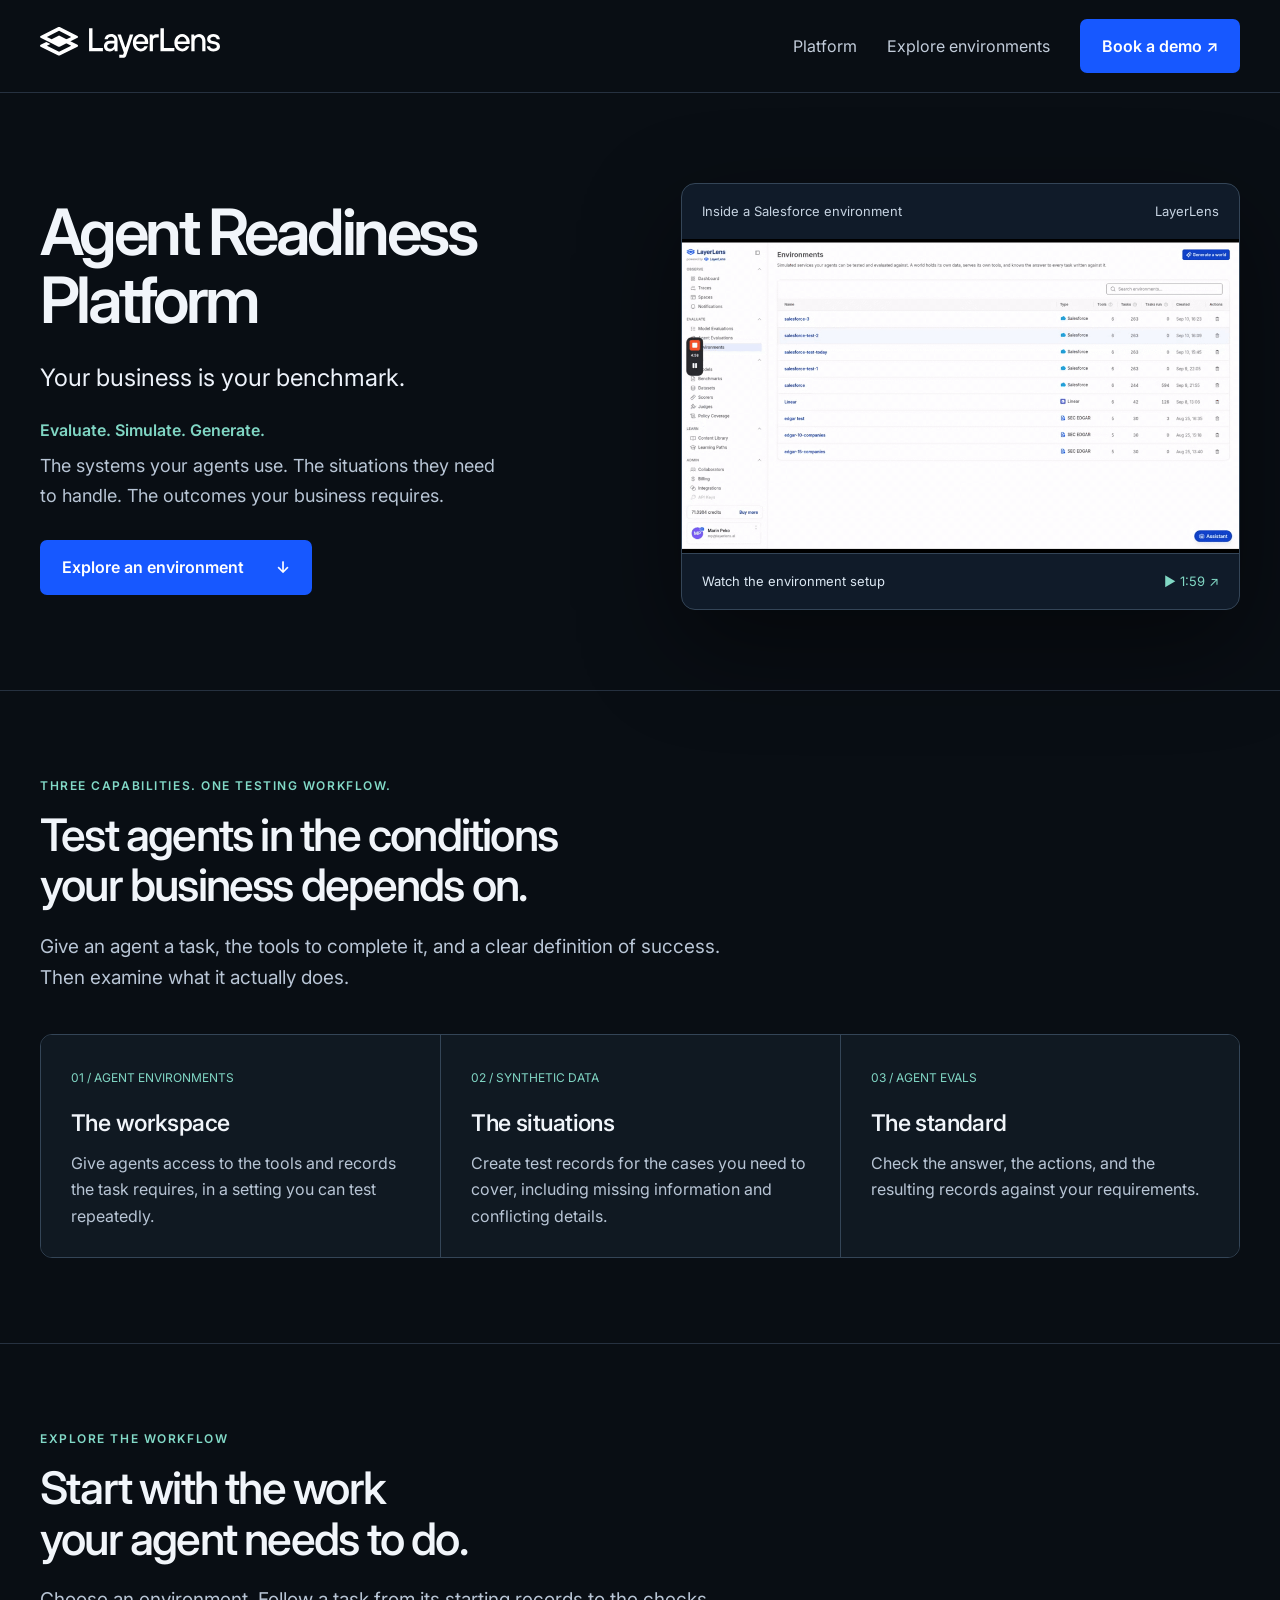
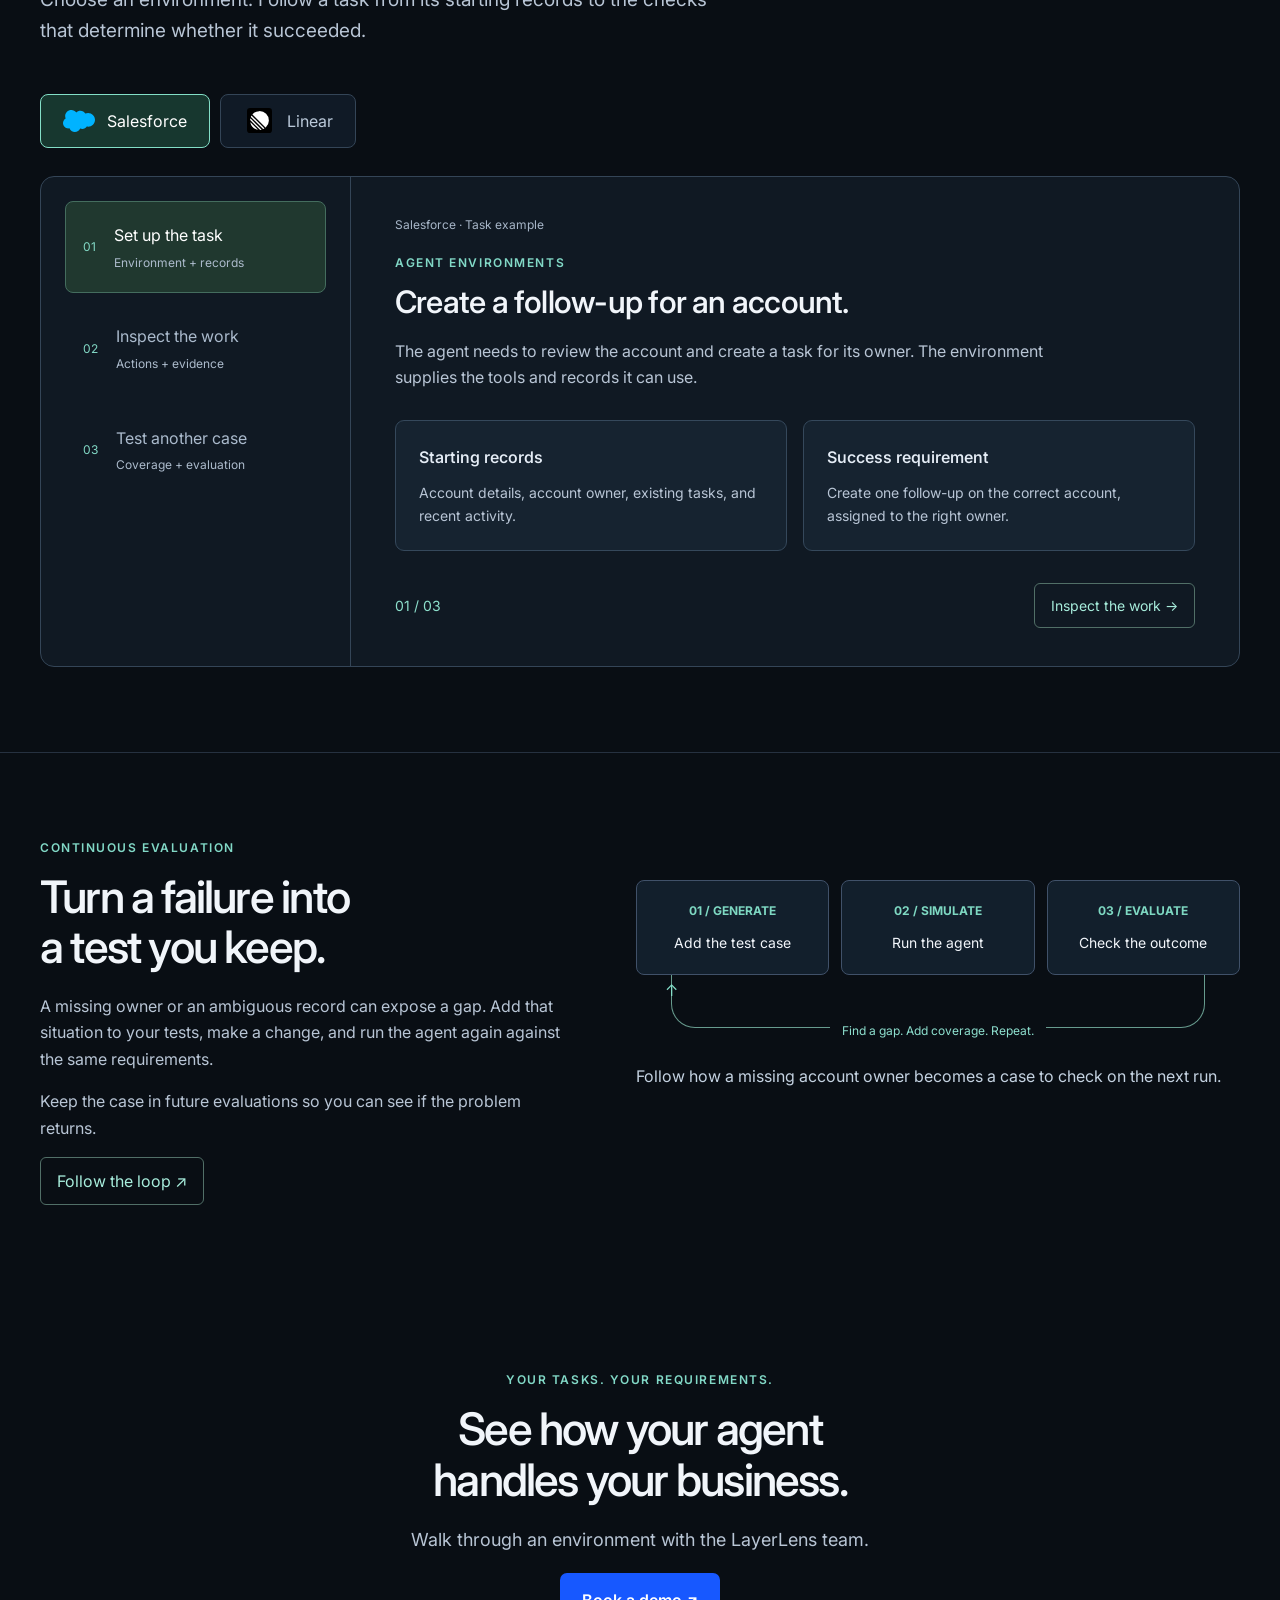
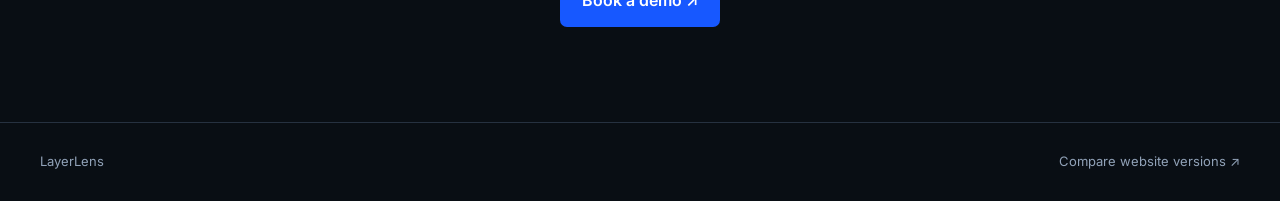
<file: environment-walkthrough/index.html>
<!doctype html>
<html lang="en"><head><meta charset="utf-8"><meta name="viewport" content="width=device-width,initial-scale=1"><meta name="robots" content="noindex"><title>LayerLens | Agent Readiness Platform</title><style>
@font-face{font-family:Inter;src:url('../assets/Inter.ttf');font-display:swap}*{box-sizing:border-box}html{scroll-behavior:smooth;scroll-padding-top:100px}body{margin:0;background:#090e14;color:#f1f5fa;font:16px/1.65 Inter,Arial,sans-serif}a{color:inherit;text-decoration:none}button{font:inherit;cursor:pointer}button:focus-visible,a:focus-visible{outline:3px solid #7ce2ca;outline-offset:5px}.wrap{max-width:1320px;margin:auto;padding-inline:40px}header{border-bottom:1px solid #263140}nav{height:92px;display:flex;align-items:center;justify-content:space-between;gap:24px}nav img{width:180px}nav>div{display:flex;align-items:center;gap:30px}.cta{display:inline-flex;align-items:center;gap:32px;background:#1758ff;color:white;border-radius:7px;padding:14px 22px;font-weight:600}.minor{color:#c2ccda}.hero{padding-top:90px;padding-bottom:80px;display:grid;grid-template-columns:1.04fr 1fr;gap:60px;align-items:center}.eyebrow{font-size:12px;letter-spacing:.13em;text-transform:uppercase;color:#82d9c7;font-weight:600}h1{font-size:clamp(46px,5vw,72px);line-height:1.06;letter-spacing:-.055em;margin:0 0 27px;font-weight:600}h2{font-size:clamp(32px,3.5vw,48px);line-height:1.13;letter-spacing:-.04em;font-weight:550;margin:14px 0 20px}h3{font-size:23px;line-height:1.25;letter-spacing:-.025em;font-weight:550}p{color:#b8c5d5}.position{font-size:24px;line-height:1.4;color:#edf2fa;margin:0 0 22px}.descriptor{font-weight:600;color:#80d6c4;margin-bottom:8px}.hero-body{max-width:465px;margin:0 0 30px;font-size:18px}.product{margin:0;border:1px solid #344557;border-radius:14px;overflow:hidden;background:#101b29;box-shadow:0 35px 100px #0007}.product img{display:block;width:100%;height:auto}.product-top,.product figcaption{padding:17px 20px;display:flex;justify-content:space-between;gap:18px;font-size:13px}.product-top{color:#c7d4e2}.product figcaption{border-top:1px solid #344557;color:#dbe7f2}.product figcaption span{color:#81d8c4}.section{padding-block:85px;border-top:1px solid #263140}.intro{max-width:700px}.intro p{font-size:19px}.pillars{display:grid;grid-template-columns:repeat(3,1fr);margin-top:40px;border:1px solid #344557;border-radius:12px;overflow:hidden}.pillar{padding:28px 30px;background:#101922}.pillar+.pillar{border-left:1px solid #344557}.number{font-size:12px;color:#80d6c4}.pillar h3{margin:20px 0 12px}.pillar p{margin:0}.explore-head{display:flex;justify-content:space-between;align-items:end;gap:40px}.envs{display:flex;gap:10px;margin:28px 0}.env{display:flex;align-items:center;gap:12px;background:#101a26;border:1px solid #344557;border-radius:8px;padding:13px 22px;color:#bac9d9}.env img{width:32px;height:25px;object-fit:contain}.env[aria-pressed=true]{background:#17372f;border-color:#83dfc7;color:#fff}.stage{display:grid;grid-template-columns:310px 1fr;border:1px solid #344557;border-radius:14px;overflow:hidden;background:#101923}.steps{padding:24px;border-right:1px solid #344557;display:flex;flex-direction:column;gap:9px}.step{background:transparent;border:1px solid transparent;text-align:left;padding:20px 17px;border-radius:8px;color:#aabacc;display:flex;gap:18px;align-items:center}.step span{font-size:12px;color:#82d8c5}.step[aria-pressed=true]{background:#20382f;border-color:#446d5e;color:white}.step small{display:block;color:#acbbcc;font-size:12px;margin-top:4px}.example-label{font-size:12px;color:#a7b6c8;margin:0 0 18px}.scene{padding:38px 44px;min-height:470px;position:relative}.scene h3{font-size:31px;margin:10px 0 15px}.scene p{max-width:650px}.evidence{display:grid;grid-template-columns:1fr 1fr;gap:16px;margin-top:30px}.record{padding:23px;background:#162330;border:1px solid #35485b;border-radius:9px}.record strong{display:block;color:#e5edf6;font-weight:550;margin-bottom:10px}.record p{margin:0;font-size:14px}.scene-foot{display:flex;justify-content:space-between;gap:22px;margin-top:32px;align-items:center;color:#8de0cc;font-size:14px}.next{border:1px solid #516f67;background:transparent;color:#a7eddc;border-radius:6px;padding:10px 16px}.reveal{animation:appear .38s ease both}@keyframes appear{from{opacity:.25;transform:translateY(9px)}to{opacity:1;transform:translateY(0)}}.connection{display:grid;grid-template-columns:1fr 1.15fr;gap:70px;align-items:center}.circuit{position:relative;padding:25px 0 50px}.loop-items{display:flex;gap:12px;position:relative;z-index:1}.loop-item{flex:1;border:1px solid #405169;background:#121f2c;padding:20px 16px;border-radius:8px;text-align:center;font-size:14px}.loop-item b{display:block;font-size:12px;color:#7ed8c2;margin-bottom:10px}.return{height:55px;border:1px solid #679b8e;border-top:0;border-radius:0 0 24px 24px;margin:-2px 35px 0;position:relative}.return:before{content:'↑';position:absolute;left:-7px;top:4px;color:#85dfc9}.return span{position:absolute;bottom:-14px;left:50%;transform:translateX(-50%);background:#090e14;color:#8ee0cf;padding:0 12px;white-space:nowrap;font-size:12px}.loop-item.active{border-color:#85dfc9;background:#203b33;transition:background .3s}.loop-note{margin-top:35px;min-height:60px;color:#c4d2e1}.finish{text-align:center;max-width:800px;margin:auto;padding:80px 30px 95px}.finish p{font-size:18px}footer{border-top:1px solid #263140;padding:28px 0;color:#91a2b8;font-size:13px}footer .wrap{display:flex;justify-content:space-between}.text-link{color:#9fdccb;text-decoration:underline;text-underline-offset:5px}@media(max-width:1000px){.hero{gap:30px}.stage{grid-template-columns:240px 1fr}.scene{padding:30px}.connection{gap:35px}}@media(max-width:750px){.wrap{padding-inline:22px}nav{height:78px}nav img{width:140px}nav .minor{display:none}nav .cta{padding:10px 12px;font-size:12px;white-space:nowrap}nav{gap:12px}nav img{width:130px}.hero{grid-template-columns:1fr;padding-block:55px;gap:36px}h1{font-size:48px}.section{padding-block:55px}.pillars{grid-template-columns:1fr}.pillar+.pillar{border-left:0;border-top:1px solid #344557}.stage{grid-template-columns:1fr}.steps{flex-direction:row;padding:12px;border-right:0;border-bottom:1px solid #344557;gap:5px}.step{padding:12px 8px;flex:1;gap:7px;font-size:12px}.step small{display:none}.scene{padding:25px 22px;min-height:520px}.scene h3{font-size:26px}.evidence{grid-template-columns:1fr;gap:10px}.record{padding:16px}.scene-foot{align-items:start}.connection{grid-template-columns:1fr;gap:15px}.loop-items{gap:7px}.loop-item{padding:18px 9px;font-size:12px}.env{padding:12px;gap:9px;flex:1;min-width:0;font-size:14px}.position{font-size:22px}.product figcaption{font-size:12px}.explore-head{display:block}footer .wrap{gap:20px}.finish h2{font-size:36px}}@media(prefers-reduced-motion:reduce){html{scroll-behavior:auto}.reveal{animation:none}.loop-item{transition:none}}
</style></head><body>
<header><nav class="wrap"><a href="#" aria-label="LayerLens home"><img src="../assets/LL-logo-white.svg" alt="LayerLens"></a><div><a class="minor" href="#platform">Platform</a><a class="minor" href="#walkthrough">Explore environments</a><a class="cta" href="https://layerlens.ai/contact">Book a demo ↗</a></div></nav></header>
<main><section class="hero wrap"><div><h1>Agent Readiness<br>Platform</h1><p class="position">Your business is your benchmark.</p><p class="descriptor">Evaluate. Simulate. Generate.</p><p class="hero-body">The systems your agents use. The situations they need to handle. The outcomes your business requires.</p><a class="cta" href="#walkthrough">Explore an environment <span>↓</span></a></div><figure class="product"><div class="product-top"><span>Inside a Salesforce environment</span><span>LayerLens</span></div><a href="https://www.loom.com/share/78e6a50dc667466289a7a92614d6207f" target="_blank" rel="noopener"><img src="../assets/salesforce-walkthrough.gif" width="1024" height="576" alt="Recorded LayerLens Salesforce environment setup"></a><figcaption><a href="https://www.loom.com/share/78e6a50dc667466289a7a92614d6207f" target="_blank" rel="noopener">Watch the environment setup</a><span>▶ 1:59 ↗</span></figcaption></figure></section>
<section class="section wrap" id="platform"><div class="intro"><div class="eyebrow">Three capabilities. One testing workflow.</div><h2>Test agents in the conditions<br>your business depends on.</h2><p>Give an agent a task, the tools to complete it, and a clear definition of success. Then examine what it actually does.</p></div><div class="pillars"><article class="pillar"><span class="number">01 / AGENT ENVIRONMENTS</span><h3>The workspace</h3><p>Give agents access to the tools and records the task requires, in a setting you can test repeatedly.</p></article><article class="pillar"><span class="number">02 / SYNTHETIC DATA</span><h3>The situations</h3><p>Create test records for the cases you need to cover, including missing information and conflicting details.</p></article><article class="pillar"><span class="number">03 / AGENT EVALS</span><h3>The standard</h3><p>Check the answer, the actions, and the resulting records against your requirements.</p></article></div></section>
<section class="section wrap" id="walkthrough"><div class="explore-head"><div class="intro"><div class="eyebrow">Explore the workflow</div><h2>Start with the work<br>your agent needs to do.</h2><p>Choose an environment. Follow a task from its starting records to the checks that determine whether it succeeded.</p></div></div><div class="envs" aria-label="Choose an environment"><button class="env" data-env="salesforce" aria-pressed="true"><img src="../assets/salesforce.svg" alt="">Salesforce</button><button class="env" data-env="linear" aria-pressed="false"><img src="../assets/linear.svg" alt="">Linear</button></div><div class="stage"><div class="steps" aria-label="Walkthrough steps"><button class="step" data-step="0" aria-pressed="true"><span>01</span><div>Set up the task<small>Environment + records</small></div></button><button class="step" data-step="1" aria-pressed="false"><span>02</span><div>Inspect the work<small>Actions + evidence</small></div></button><button class="step" data-step="2" aria-pressed="false"><span>03</span><div>Test another case<small>Coverage + evaluation</small></div></button></div><div class="scene"><div id="scene-content" aria-live="polite" aria-atomic="true"></div><div class="scene-foot"><span id="progress">01 / 03</span><button class="next" id="next">Inspect the work →</button></div></div></div></section>
<section class="section wrap"><div class="connection"><div><div class="eyebrow">Continuous evaluation</div><h2>Turn a failure into<br>a test you keep.</h2><p>A missing owner or an ambiguous record can expose a gap. Add that situation to your tests, make a change, and run the agent again against the same requirements.</p><p>Keep the case in future evaluations so you can see if the problem returns.</p><button class="next" id="replay">Follow the loop ↗</button></div><div class="circuit"><div class="loop-items"><div class="loop-item" data-loop="0"><b>01 / GENERATE</b>Add the test case</div><div class="loop-item" data-loop="1"><b>02 / SIMULATE</b>Run the agent</div><div class="loop-item" data-loop="2"><b>03 / EVALUATE</b>Check the outcome</div></div><div class="return"><span>Find a gap. Add coverage. Repeat.</span></div><p class="loop-note" id="loop-note" aria-live="polite">Follow how a missing account owner becomes a case to check on the next run.</p></div></div></section>
<section class="finish"><div class="eyebrow">Your tasks. Your requirements.</div><h2>See how your agent<br>handles your business.</h2><p>Walk through an environment with the LayerLens team.</p><a class="cta" href="https://layerlens.ai/contact">Book a demo ↗</a></section></main><footer><div class="wrap"><span>LayerLens</span><a href="../compare/">Compare website versions ↗</a></div></footer>
<script>
const flows={salesforce:[{title:'Create a follow-up for an account.',body:'The agent needs to review the account and create a task for its owner. The environment supplies the tools and records it can use.',a:'Starting records',av:'Account details, account owner, existing tasks, and recent activity.',b:'Success requirement',bv:'Create one follow-up on the correct account, assigned to the right owner.'},{title:'Check the task in the system.',body:'A message saying “done” is only part of the evidence. Inspect the action and the task it created to determine whether the work meets the requirement.',a:'Action to inspect',av:'Which account did the agent select? Which owner did it assign? Did it create a duplicate?',b:'Outcome to check',bv:'The new task exists on the intended account and belongs to the correct owner.'},{title:'What if the account has no owner?',body:'Add a record with the owner missing. Define the required behavior, such as requesting clarification, and check whether the agent follows it.',a:'Synthetic data',av:'Create an account case with no assigned owner, alongside the original complete record.',b:'Evaluation',bv:'Check that the agent follows the missing-owner rule. Rerun the original case to check that it still works.'}],linear:[{title:'Triage an incoming issue.',body:'The agent needs to assign the issue to a project and owner with the appropriate priority. Its decisions depend on your team’s routing rules.',a:'Starting records',av:'Issue description, available projects, team membership, and routing requirements.',b:'Success requirement',bv:'Update the intended issue with the project, priority, and owner specified by the rules.'},{title:'Inspect the changes to the issue.',body:'Check which fields changed and why. The final issue should match the routing requirements, without changing unrelated work.',a:'Action to inspect',av:'Which issue was selected? What project, priority, and owner were written?',b:'Outcome to check',bv:'The resulting issue fields match the requirements and the evidence supports the assignment.'},{title:'What if two projects could match?',body:'Create an ambiguous issue and define how it should be handled. Test whether the agent asks for clarification when the routing rules require it.',a:'Synthetic data',av:'Add a test issue whose description plausibly matches two projects.',b:'Evaluation',bv:'Check the ambiguity rule, then rerun the unambiguous case against the same requirements.'}]};
let env='salesforce',step=0;const content=document.getElementById('scene-content');function render(){const d=flows[env][step];content.innerHTML=`<p class="example-label">${env==='salesforce'?'Salesforce':'Linear'} · Task example</p><div class="eyebrow">${['Agent Environments','Agent Evals','Synthetic Data + Agent Evals'][step]}</div><h3>${d.title}</h3><p>${d.body}</p><div class="evidence"><div class="record"><strong>${d.a}</strong><p>${d.av}</p></div><div class="record"><strong>${d.b}</strong><p>${d.bv}</p></div></div>`;content.classList.remove('reveal');void content.offsetWidth;content.classList.add('reveal');document.querySelectorAll('[data-step]').forEach(b=>b.setAttribute('aria-pressed',String(+b.dataset.step===step)));document.querySelectorAll('[data-env]').forEach(b=>b.setAttribute('aria-pressed',String(b.dataset.env===env)));document.getElementById('progress').textContent=`0${step+1} / 03`;document.getElementById('next').textContent=['Inspect the work →','Test another case →','Back to the task ↺'][step];}document.querySelectorAll('[data-env]').forEach(b=>b.onclick=()=>{env=b.dataset.env;step=0;render()});document.querySelectorAll('[data-step]').forEach(b=>b.onclick=()=>{step=+b.dataset.step;render()});document.getElementById('next').onclick=()=>{step=(step+1)%3;render()};render();
const notes=['Generate an account record with the owner missing. Keep it as a test case.','Run the agent with that record and the rule for handling an unassigned account.','Check whether it followed the rule. Use any remaining failure to guide the next change.'];let timer,loopStep=-1;function advance(){loopStep++;document.querySelectorAll('[data-loop]').forEach(n=>n.classList.toggle('active',+n.dataset.loop===loopStep));if(loopStep<3){document.getElementById('loop-note').textContent=notes[loopStep];timer=setTimeout(advance,1800)}else{document.getElementById('loop-note').textContent='Retain this case in future evaluations. Check it again whenever the agent changes.';document.getElementById('replay').textContent='Follow the loop again ↺';}}document.getElementById('replay').onclick=()=>{clearTimeout(timer);loopStep=-1;advance()};
</script></body></html>
</file>
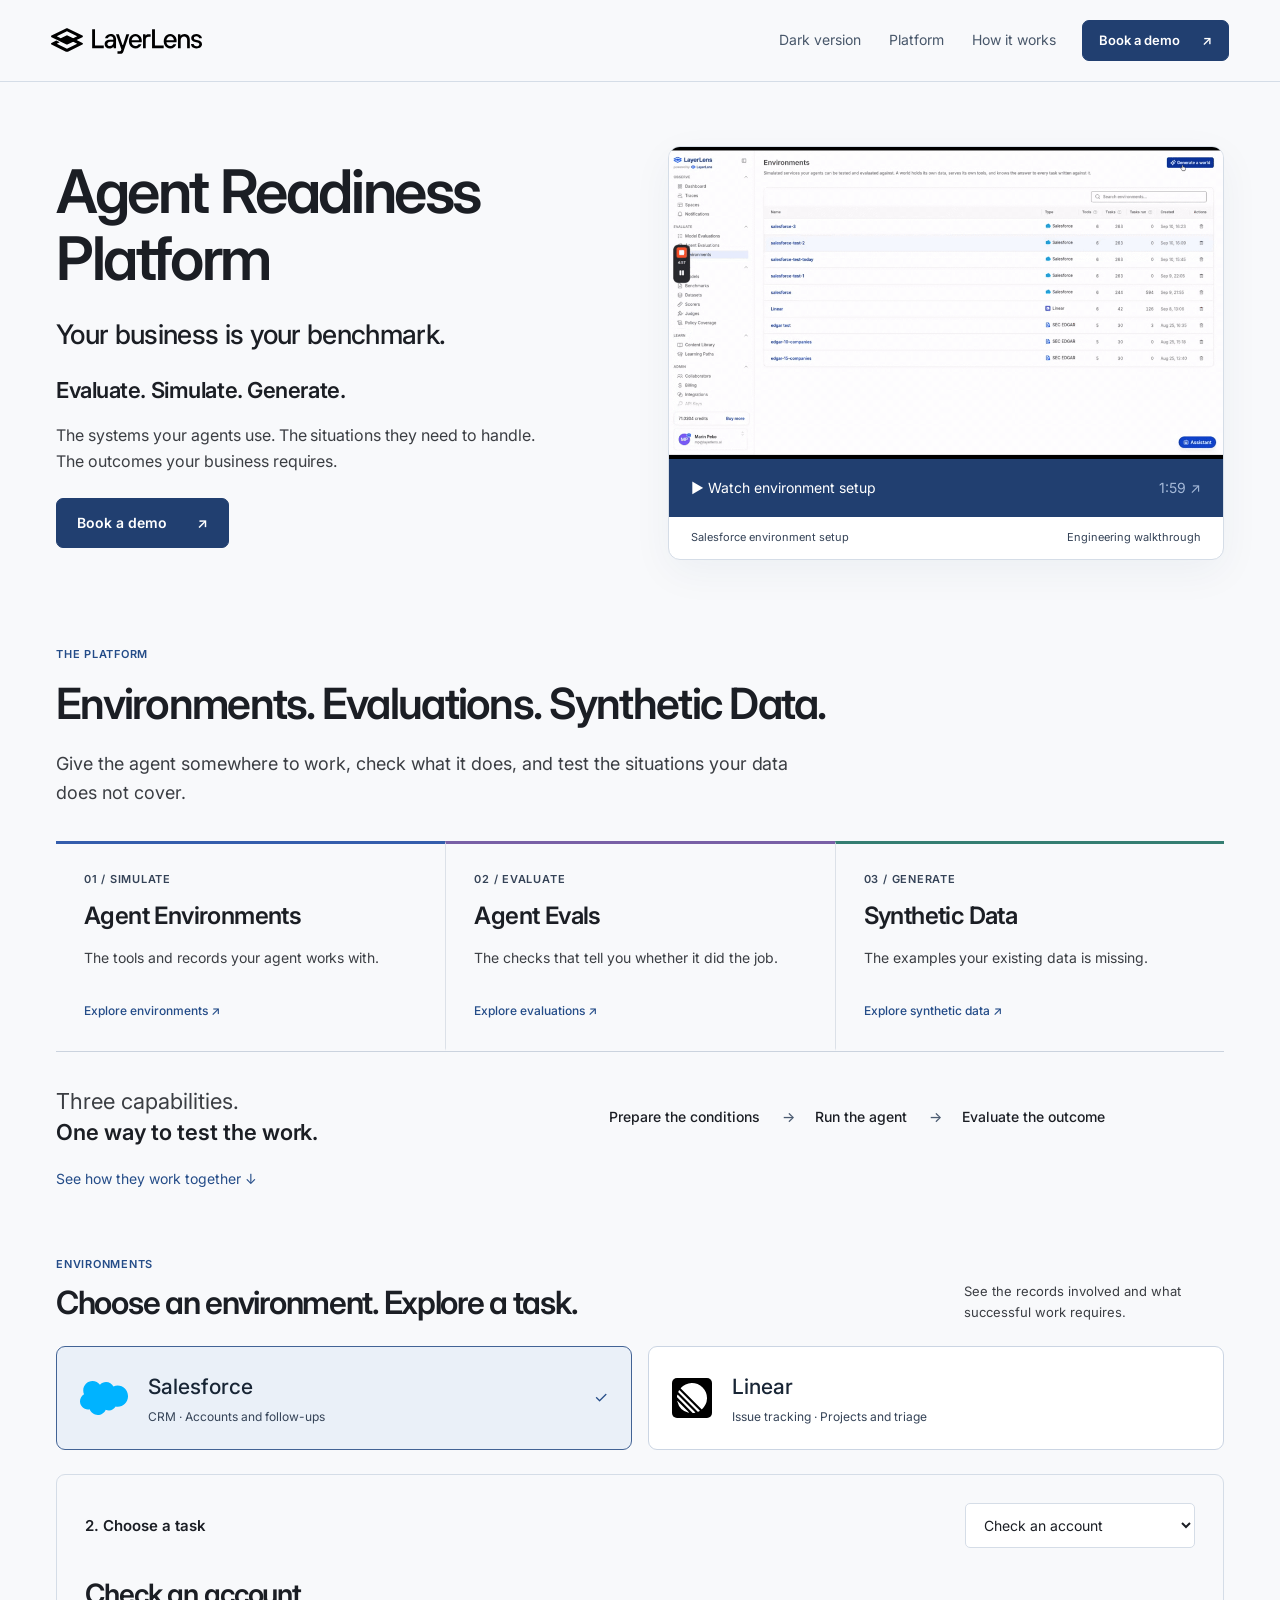
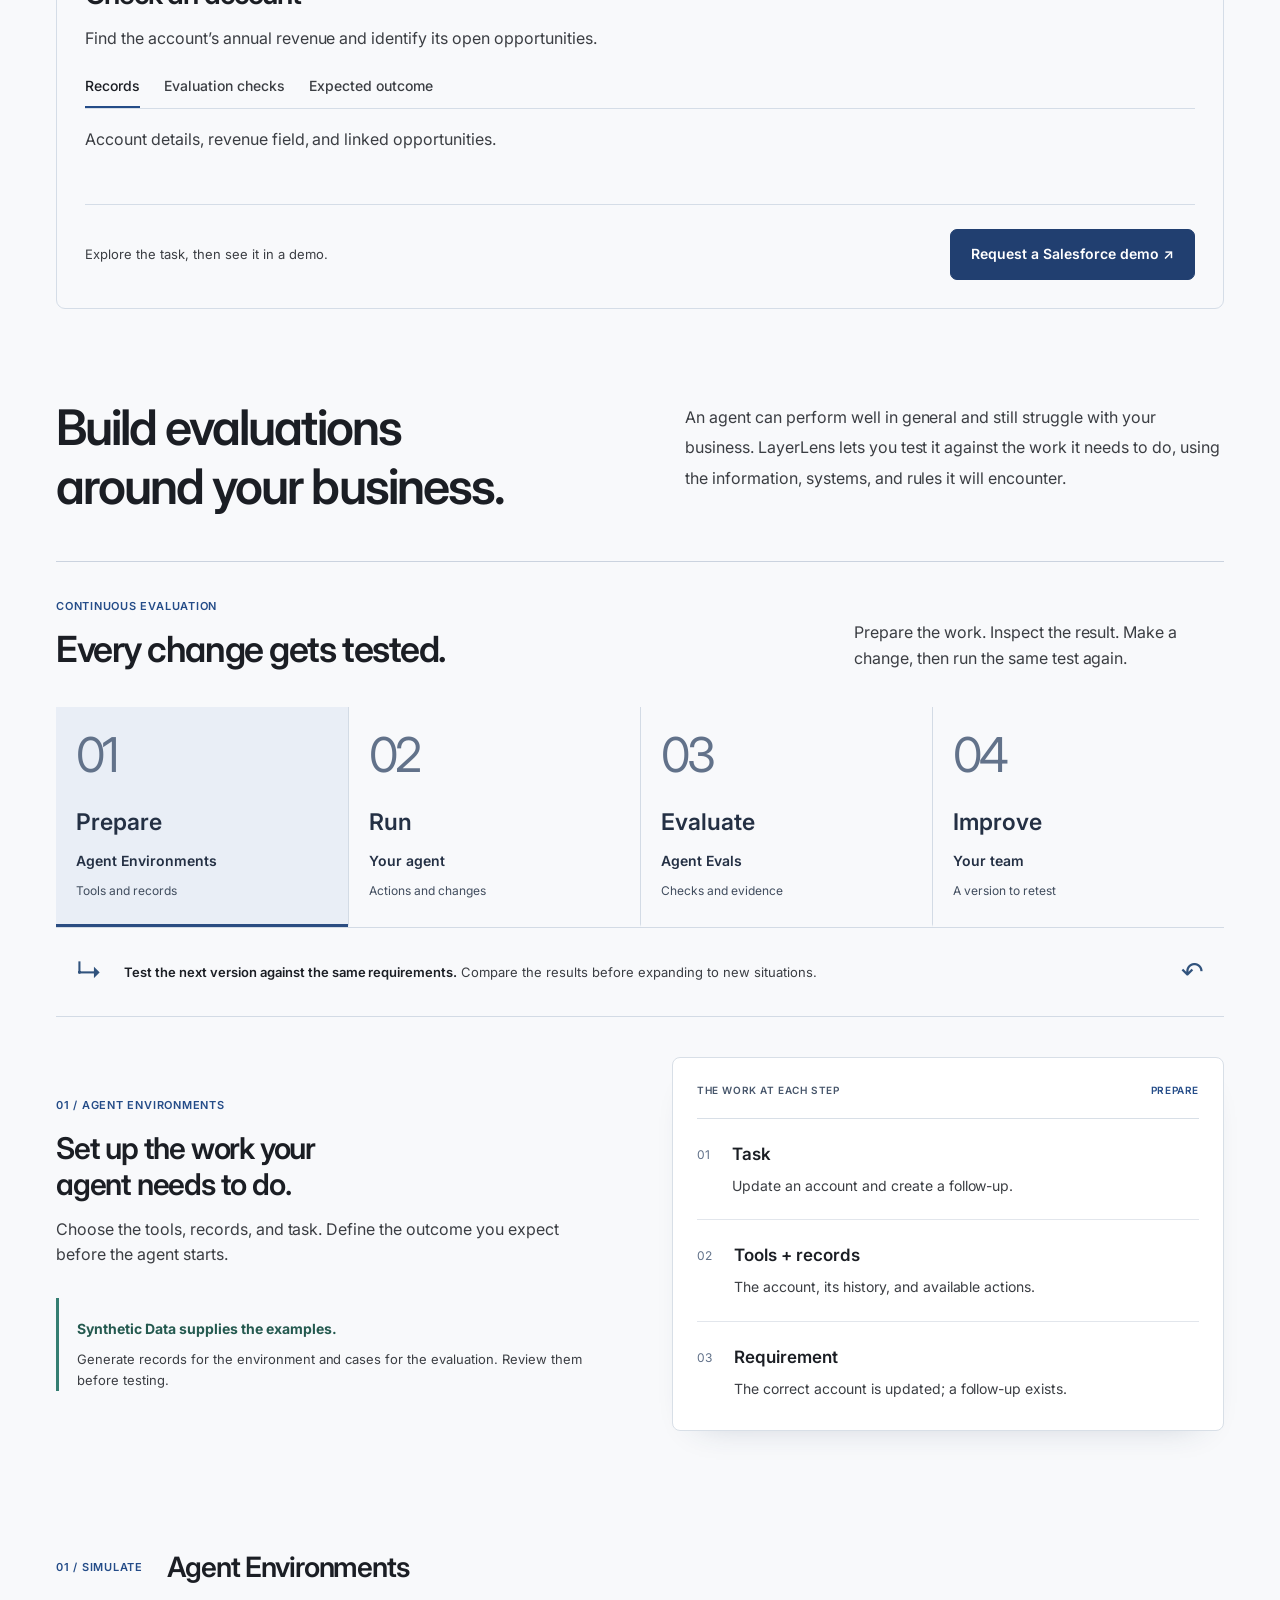
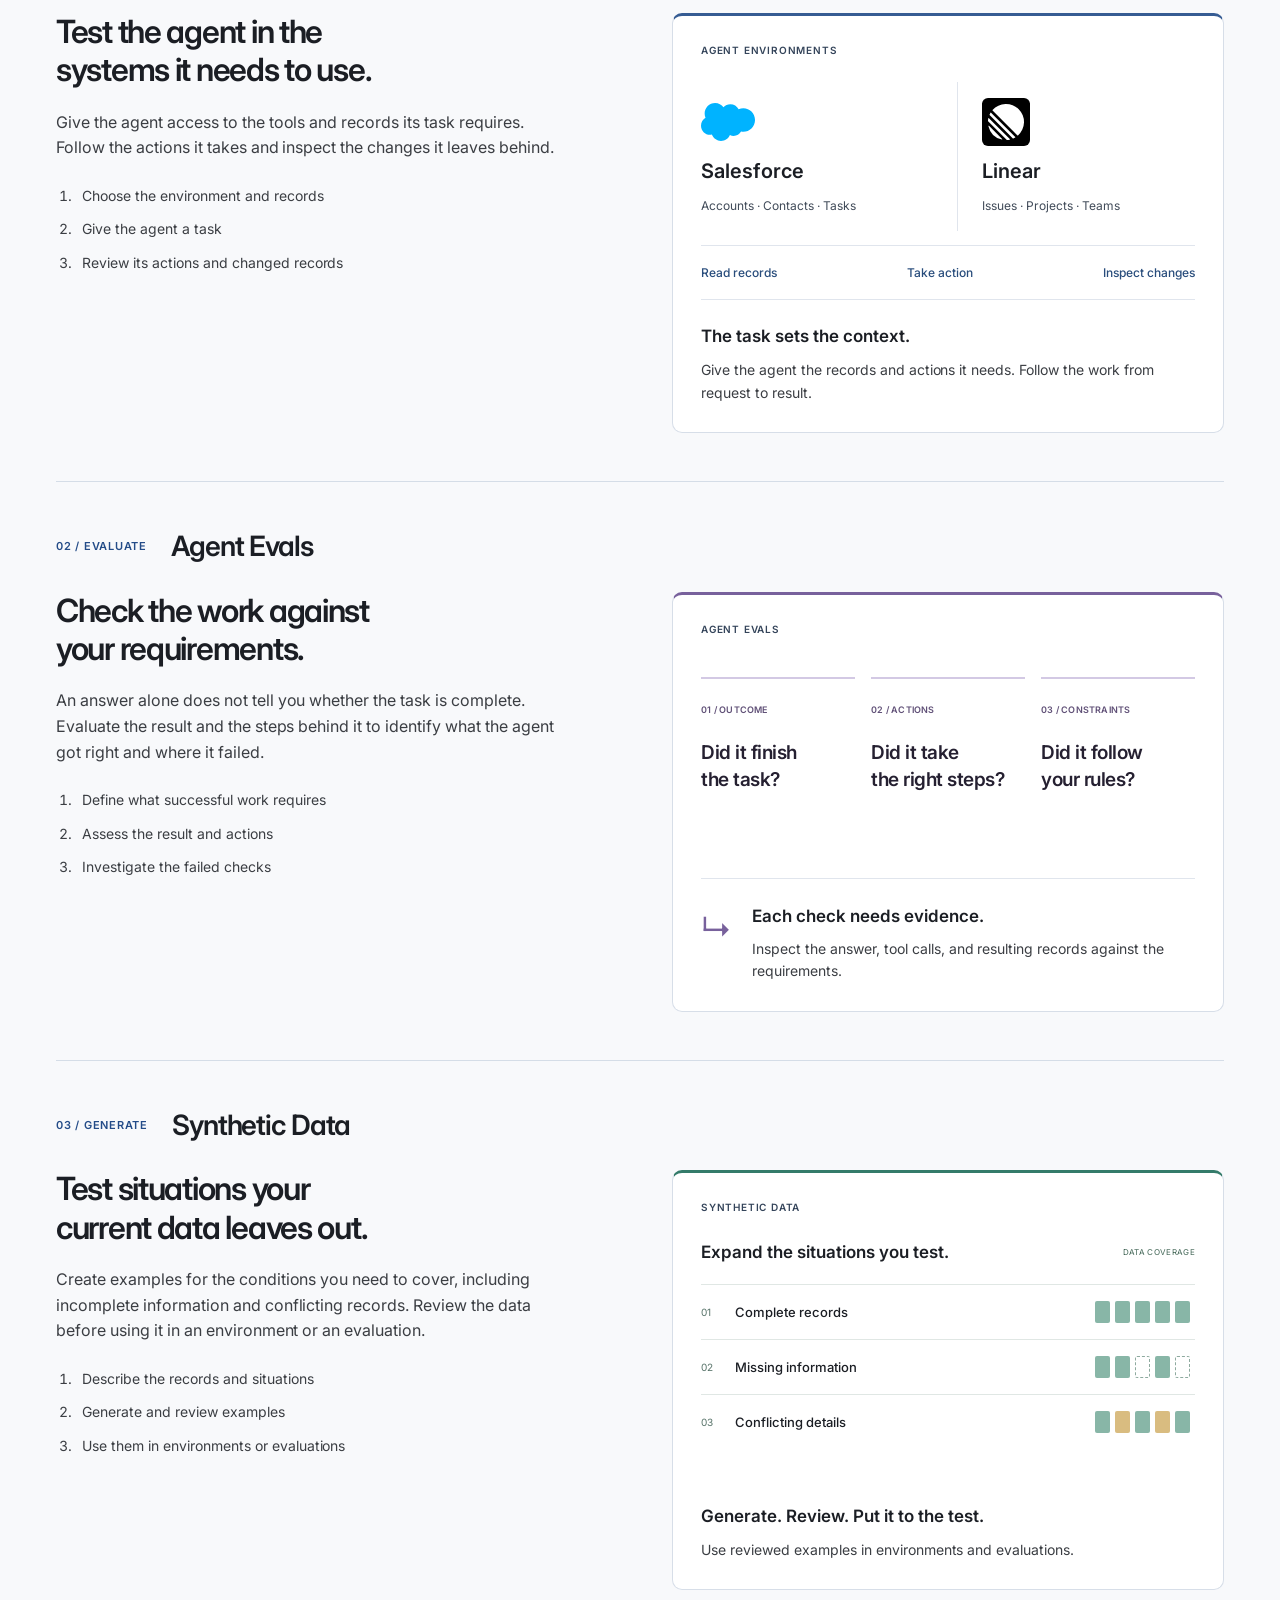
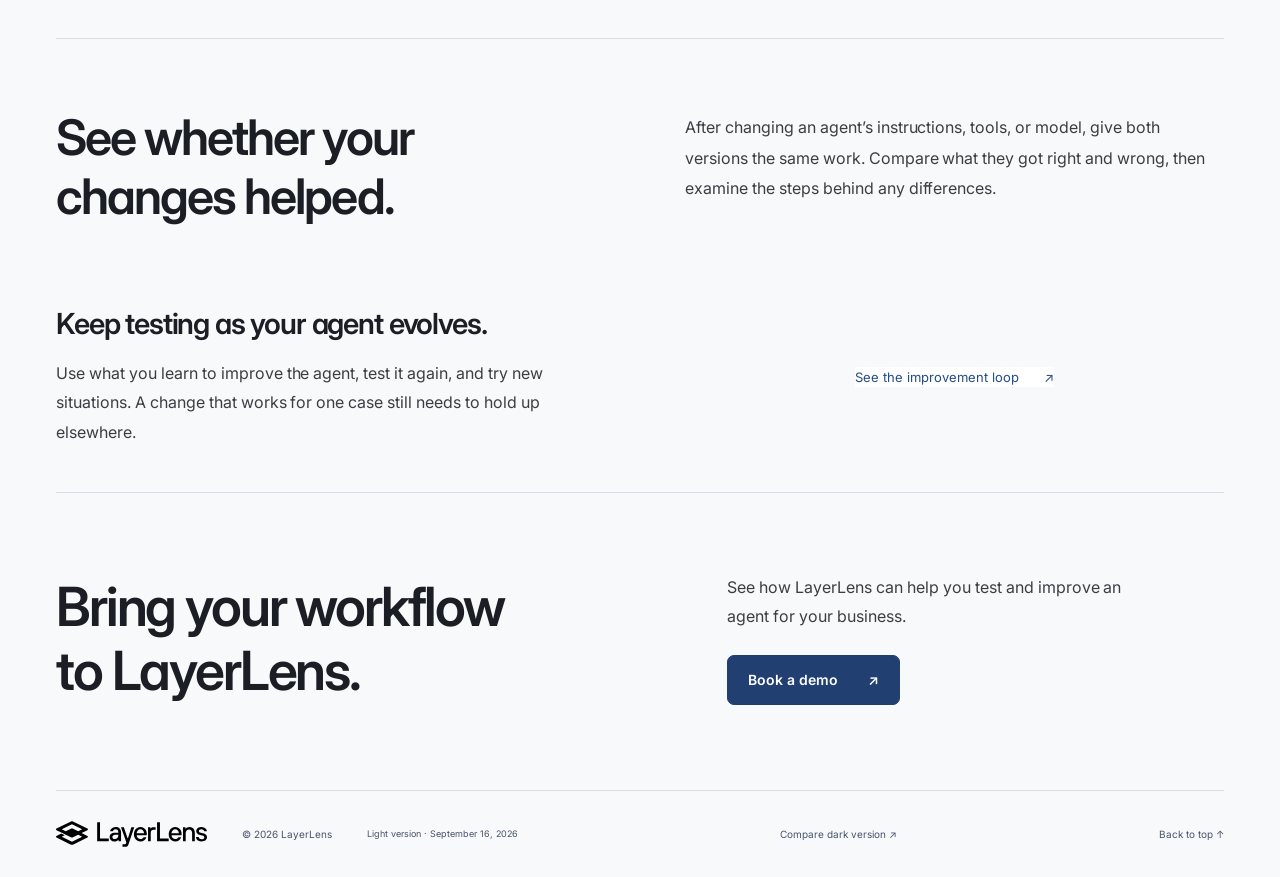
<file: light/index.html>
<!doctype html>
<html lang="en"><head><meta charset="utf-8"><meta name="viewport" content="width=device-width,initial-scale=1"><meta name="robots" content="noindex,nofollow"><title>LayerLens | Your business is your benchmark</title><link rel="icon" href="../assets/LL-logo-white.svg"><style>@font-face{font-family:Inter;src:url(../assets/Inter.ttf) format('truetype');font-weight:100 900;font-display:swap}
:root{--bg:#090d13;--panel:#121b29;--ink:#f1f4f9;--copy:#acb9ce;--line:#2b394f;--blue:#1454ff;--light:#a2baff;--data:#79cfbf;--world:#b9a8ed;--mono:ui-monospace,SFMono-Regular,monospace}
*{box-sizing:border-box}html{scroll-padding-top:100px}body{margin:0;background:var(--bg);color:var(--ink);font:15px/1.7 Inter,Arial,sans-serif;-webkit-font-smoothing:antialiased}a{color:inherit;text-decoration:none}button,select{font:inherit}button,a{touch-action:manipulation}button{cursor:pointer}p,h1,h2,h3,h4,figure{margin:0}p{color:var(--copy)}h1,h2,h3,h4{font-weight:500;letter-spacing:-.04em;line-height:1.14}h2{font-size:49px}h3{font-size:30px}h4{font-size:27px}a:focus-visible,button:focus-visible,select:focus-visible,summary:focus-visible{outline:2px solid #98dacd;outline-offset:5px}a:hover{text-decoration:underline;text-underline-offset:5px}.wrap{width:calc(100% - 112px);max-width:1280px;margin:0 auto}.mono,.eyebrow{font:10px/1.6 var(--mono);letter-spacing:.075em}.eyebrow{color:var(--light);text-transform:uppercase}.skip{position:absolute;top:-80px;left:20px;background:white;color:#111;padding:12px;z-index:100}.skip:focus{top:10px}.site-header{position:sticky;top:0;z-index:30;display:flex;align-items:center;gap:26px;height:82px;padding:0 max(4%,calc((100vw - 1280px)/2));background:#090d13ef;border-bottom:1px solid #273249;backdrop-filter:blur(16px)}.brand{display:flex;margin-right:auto}.site-header nav{display:flex;gap:28px;font-size:12px;color:#b7c3d6}.motion-control{background:none;border:0;color:#a2b4d3;min-width:30px;min-height:36px;font-size:12px}.button{display:inline-flex;align-items:center;justify-content:center;gap:30px;padding:13px 20px;background:var(--blue);border:1px solid var(--blue);border-radius:7px;color:white;font-size:12px;font-weight:550;min-height:45px;transition:background .2s,box-shadow .2s;text-decoration:none!important}.button:hover{background:#326afa;box-shadow:0 5px 30px #1d58f32b}.site-header .button{font-size:11px;min-height:38px;padding:9px 16px;gap:22px}.hero{padding-top:70px}.hero>.eyebrow{font-family:Inter,Arial,sans-serif;font-size:11px;letter-spacing:.08em;margin-bottom:25px}.hero-grid{display:grid;grid-template-columns:1.6fr 1fr;gap:75px;align-items:end}.hero h1{font-size:clamp(57px,6vw,85px);line-height:1.045;letter-spacing:-.06em}.hero h1 span{color:var(--light)}.hero-descriptor{color:#eef2fa;font-size:23px;letter-spacing:-.03em;line-height:1.4}.hero-body{font-size:16px;line-height:1.8;margin:18px 0 23px;max-width:410px}.hero-explanation .button{margin-top:0}.demo-image{margin:54px 0 0;border:1px solid #3a4a63;border-radius:12px;overflow:hidden;background:#121b28;box-shadow:0 20px 110px #10306822}.demo-image>img{display:block;width:100%;height:auto}.demo-image figcaption{display:flex;justify-content:space-between;gap:15px;padding:14px 20px;color:#b9c6da;font-size:10px;border-top:1px solid #3a4a63}.demo-image figcaption>span:last-child{font-size:9px;color:#8194b3}.platform{padding-top:105px}.section-intro{display:grid;grid-template-columns:1fr 1fr;gap:90px;align-items:start;margin-bottom:45px}.section-intro h2{max-width:560px}.section-intro>p{font-size:16px;line-height:1.9;max-width:560px;padding-top:3px}.platform-map{display:grid;grid-template-columns:.9fr .2fr 1.2fr;border:1px solid #3b4f6d;border-radius:12px;padding:37px;background:radial-gradient(ellipse at 70% 20%,#1a31587a,transparent 65%),#101925;overflow:hidden;position:relative}.map-input{background:#edf1f7;border-radius:8px;color:#182940;padding:26px;box-shadow:0 14px 40px #0004;position:relative;z-index:2}.map-input>.mono{font-size:9px;color:#4e688c}.map-input>div{display:grid;grid-template-columns:23px 1fr;column-gap:10px;padding:24px 0;border-bottom:1px solid #c6d1e1}.map-input>div:last-child{border-bottom:0;padding-bottom:0}.map-input>div>span{font:9px var(--mono);padding-top:7px;color:#7b8da6}.map-input strong{font-size:20px;font-weight:550;letter-spacing:-.03em}.map-input p{grid-column:2;font-size:12px;line-height:1.75;color:#5e6f87;margin-top:8px;max-width:250px}.map-bridge{position:relative;display:flex;align-items:center;justify-content:center;color:#9bbaff;font-size:22px}.map-bridge i{position:absolute;left:0;right:0;height:1px;background:#759ded66;top:50%}.map-bridge i:nth-child(1){top:30%;transform:rotate(25deg);transform-origin:left}.map-bridge i:nth-child(3){top:70%;transform:rotate(-25deg);transform-origin:left}.map-bridge>span{z-index:1;background:#142039;border:1px solid #415b86;display:grid;place-items:center;width:32px;height:32px;border-radius:50%;font-size:17px}.map-bridge i:after{content:'';position:absolute;width:4px;height:4px;top:-2px;border-radius:50%;background:#bbd2ff;box-shadow:0 0 12px #799ce8;animation:travel 3.5s linear infinite}.map-bridge i:nth-child(2):after{animation-delay:1s}.map-bridge i:nth-child(3):after{animation-delay:2s}.map-platform{display:flex;flex-direction:column;position:relative;z-index:2}.map-brand{display:block;padding:8px 0 22px 2px}.map-lanes{display:grid;gap:11px}.map-lanes>a{display:flex;align-items:center;gap:18px;border:1px solid #506992;background:linear-gradient(120deg,#263b5e,#16273f);border-radius:7px;padding:19px 18px;transition:transform .2s,border-color .2s;text-decoration:none}.map-lanes>a:hover{transform:translateX(4px);border-color:#9fbaf1}.lane-index{font:9px var(--mono);color:#90b0ec}.map-lanes strong{display:block;font-size:19px;line-height:1.3;font-weight:500;letter-spacing:-.02em}.map-lanes div>span{display:block;font-size:11px;line-height:1.6;color:#a8bfdf;margin-top:6px}.map-lanes b{font-size:15px;color:#87a9eb;font-weight:400;margin-left:auto}.map-lanes>a:nth-child(2){border-color:#695d8f;background:linear-gradient(120deg,#332e4a,#211f35)}.map-lanes>a:nth-child(2) .lane-index,.map-lanes>a:nth-child(2) b{color:#c2b4ef}.map-lanes>a:nth-child(2) div>span{color:#b4acca}.map-lanes>a:nth-child(3){border-color:#42776e;background:linear-gradient(120deg,#203e3d,#142b30)}.map-lanes>a:nth-child(3) .lane-index,.map-lanes>a:nth-child(3) b{color:#83d6c5}.map-lanes>a:nth-child(3) div>span{color:#9cbbb8}.map-output{padding:23px 2px 0}.map-output .mono{font-size:8px;color:#96add1}.map-output p{font-size:11px;margin-top:7px;color:#c3d2e8}.map-output i{font-style:normal;padding:0 7px;color:#6a87b6}.capabilities{margin-top:60px}.capability{display:grid;grid-template-columns:.75fr 1.2fr 1fr;gap:55px;padding:50px 0;border-bottom:1px solid var(--line);align-items:start}.capability-label .mono{font-size:9px;color:#8aacfa}.capability-label h3{font-size:26px;margin-top:13px}.capability-copy h4{font-size:26px;max-width:400px;line-height:1.22}.capability-copy p{font-size:14px;line-height:1.85;margin-top:18px;max-width:420px}.capability-art{min-width:0;min-height:190px;padding:12px 0;color:#b6c7e4}.eval-art{display:grid;justify-items:stretch}.eval-art>div{display:flex;gap:12px;justify-content:space-between;align-items:center;border:1px solid #3c5273;padding:10px 12px;border-radius:5px;background:#121e2f;font-size:9px}.eval-art b{font-size:10px;font-weight:450;color:#d0dcf1}.eval-art .art-result{border-color:#637eac}.art-arrow{display:block;text-align:center;color:#6b8bbc;font-size:12px;line-height:20px}.world-art{padding-top:7px}.world-agent{border:1px solid #6e6092;background:#262239;color:#d3c9f3;border-radius:5px;padding:9px;text-align:center;font-size:11px;width:105px;margin:auto}.world-links{display:flex;justify-content:space-around;color:#9f8ec3;font-size:14px;padding:5px 0}.world-tools{display:flex;justify-content:space-between;gap:7px}.world-tools>span{border:1px solid #504766;background:#1b192b;padding:8px;flex:1;text-align:center;font-size:10px;border-radius:4px}.world-state{margin-top:16px;border-top:1px solid #49415e;padding-top:13px;display:grid;gap:8px;font-size:9px}.world-state .mono{font-size:7px;color:#9486b3}.world-state i{padding:0 7px;color:#a992cc;font-style:normal}.data-art{padding-top:3px}.data-sheets{height:133px;display:flex;justify-content:center;align-items:center}.data-sheets>div{width:78px;height:99px;border:1px solid #619d93;background:linear-gradient(140deg,#243f40,#10262a);border-radius:5px;padding:24px 12px;transform:rotate(-10deg);margin-right:-17px;box-shadow:0 9px 20px #0004}.data-sheets>div:nth-child(2){transform:translateY(-9px);z-index:1}.data-sheets>div:nth-child(3){transform:rotate(10deg);margin-right:0}.data-sheets i{display:block;height:3px;width:100%;background:#84bcb344;margin-bottom:10px}.data-sheets i:last-child{width:65%}.data-destinations{display:flex;gap:7px;flex-wrap:wrap;justify-content:center}.data-destinations>span{border:1px solid #3b645e;padding:6px 8px;color:#98c8c0;font-size:8px;border-radius:4px}#agent-environments .capability-label .mono{color:var(--world)}#synthetic-data .capability-label .mono{color:var(--data)}.comparison{padding-top:100px}.comparison-surface{border:1px solid #435879;border-radius:12px;background:#111b29;overflow:hidden}.comparison-toolbar{display:flex;justify-content:space-between;gap:25px;align-items:center;padding:20px 25px;border-bottom:1px solid #34445c}.comparison-toolbar>.mono{font-size:9px;color:#9ab2d8}.comparison-toolbar label{display:flex;gap:14px;align-items:center;font-size:10px;color:#9cafcc}.comparison-toolbar select{background:#1b2a40;color:#edf2fb;padding:9px 30px 9px 12px;font-size:11px;border:1px solid #5c7293;border-radius:5px;max-width:100%}.comparison-context{display:flex;justify-content:space-between;gap:30px;padding:27px 25px;border-bottom:1px solid #34445c;background:linear-gradient(100deg,#1a2d47,#111c2c)}.comparison-context .mono{font-size:8px;color:#839fc8;display:block;margin-bottom:8px}.comparison-context strong{font-size:19px;line-height:1.4;letter-spacing:-.02em;font-weight:500}.fixed-conditions{display:flex;gap:9px;align-items:center;flex-wrap:wrap;justify-content:end}.fixed-conditions>span{border:1px solid #3b506e;border-radius:5px;padding:6px 9px;font-size:9px;color:#adc0df}.result-row{display:grid;grid-template-columns:1.6fr 1fr 1fr;gap:25px;padding:21px 25px;border-bottom:1px solid #2c3e57;font-size:13px;align-items:center}.result-row>span{min-width:0}.result-head{font-size:10px;color:#8da3c4}.result-row>span:first-child{color:#b6c7df}.result-pass{color:#94d8bf}.result-fail{color:#dfa98d}.trace-diff{display:flex;align-items:center;justify-content:space-between;gap:35px;padding:25px;background:#19283d66}.trace-diff .mono{font-size:8px;color:#8fa9d1}.trace-diff p{font-size:13px;line-height:1.8;max-width:620px;margin-top:9px}.assessment{font-size:10px;color:#9bd1bd;padding:8px 11px;border:1px solid #486a6259;border-radius:5px;white-space:nowrap}.assessment.mixed{color:#e0ba92;border-color:#9b785754}.example-note{border-top:1px solid #34465f;padding:16px 25px;font-size:10px;color:#8da4c5}.example-note summary{cursor:pointer}.example-note p{font-size:12px;line-height:1.8;padding-top:14px;max-width:820px}.iteration{display:grid;grid-template-columns:1fr 1fr;gap:90px;margin-top:45px;padding:35px 0 80px;border-bottom:1px solid var(--line)}.iteration h3{font-size:29px;max-width:460px}.iteration p{font-size:14px;line-height:1.85;margin-top:17px;max-width:500px}.iteration-flow{padding:6px 10px}.flow-stages{display:flex;align-items:center;gap:9px;justify-content:space-between}.flow-stages>span{border:1px solid #466083;border-radius:5px;padding:11px 15px;background:#132137;color:#c0d3ef;font-size:11px;white-space:nowrap}.flow-stages>i{color:#7797ca;font-style:normal;font-size:12px}.return-route{display:flex;justify-content:space-between;border:1px solid #516d9770;border-top:0;border-radius:0 0 10px 10px;margin:0 25px;height:48px;align-items:end;color:#92acd5;padding:0 10px;position:relative}.return-route>span:nth-child(2){font:8px var(--mono);letter-spacing:.05em;padding:3px 10px;background:var(--bg);transform:translateY(7px)}.return-route>span:first-child,.return-route>span:last-child{font-size:17px;padding-bottom:5px}.fresh-check{text-align:center;font-size:9px;color:#7f95b6;margin-top:28px}.closing{padding:80px 0 85px;display:grid;grid-template-columns:1.15fr 1fr;gap:100px;align-items:center}.closing h2{font-size:54px;max-width:600px}.closing p{font-size:16px;line-height:1.8;max-width:410px}.closing .button{margin-top:24px}footer{display:flex;align-items:center;gap:35px;padding:30px 0;border-top:1px solid var(--line);font-size:10px;color:#8a9dbb}footer>span{white-space:nowrap}footer p{font-size:9px;color:#7589a7}footer a{margin-left:auto;white-space:nowrap;font-size:10px}
@keyframes travel{from{left:0;opacity:0}20%{opacity:1}80%{opacity:1}to{left:100%;opacity:0}}.motion-paused *,.motion-paused *::before,.motion-paused *::after{animation-play-state:paused!important}
@media(min-width:1700px){.hero{padding-top:90px}}
@media(max-width:1100px){.wrap{width:calc(100% - 72px)}.hero-grid{gap:45px;grid-template-columns:1.5fr 1fr}.hero h1{font-size:65px}.hero-descriptor{font-size:20px}.hero-body{font-size:14px}.section-intro{gap:50px}.section-intro h2{font-size:41px}.section-intro>p{font-size:15px}.platform-map{padding:28px;grid-template-columns:1fr .15fr 1.2fr}.map-input{padding:23px}.map-input strong{font-size:18px}.map-lanes>a{padding:16px 14px;gap:13px}.map-lanes strong{font-size:17px}.capability{gap:30px;grid-template-columns:.8fr 1.2fr 1fr}.capability-label h3{font-size:24px}.capability-copy h4{font-size:23px}.capability-copy p{font-size:13px}.iteration{gap:50px}.flow-stages>span{font-size:9px;padding:10px}.closing{gap:65px}.closing h2{font-size:45px}}
@media(max-width:800px){.site-header{padding:0 30px;gap:20px}.site-header nav{font-size:11px;gap:20px}.hero{padding-top:50px}.hero-grid{grid-template-columns:1fr;gap:28px}.hero h1{font-size:70px}.hero-explanation{max-width:600px}.hero-descriptor{font-size:23px}.hero-body{max-width:600px;font-size:16px}.hero-explanation .button{margin-top:0}.demo-image{margin-top:35px}.section-intro{grid-template-columns:1fr;gap:22px;margin-bottom:34px}.section-intro h2{max-width:590px;font-size:44px}.section-intro>p{max-width:640px;font-size:15px}.platform{padding-top:75px}.platform-map{padding:25px;grid-template-columns:1fr .1fr 1.1fr}.map-input{padding:20px}.map-input>div{grid-template-columns:18px 1fr;padding:21px 0;gap:7px}.map-input strong{font-size:16px}.map-input p{font-size:11px}.map-lanes>a{padding:14px 12px;gap:10px}.lane-index{font-size:8px}.map-lanes strong{font-size:16px}.map-lanes div>span{font-size:10px}.map-bridge>span{width:25px;height:25px;font-size:13px}.map-output p{font-size:10px}.map-output i{padding:0 3px}.capabilities{margin-top:35px}.capability{grid-template-columns:1fr 1fr;gap:22px 40px;padding:35px 0}.capability-label{grid-column:1/-1;display:flex;gap:20px;align-items:center}.capability-label h3{margin-top:0;font-size:25px}.capability-copy h4{font-size:25px}.capability-copy p{font-size:14px}.capability-art{max-width:320px;width:100%;justify-self:end}.comparison{padding-top:75px}.comparison-context{flex-direction:column;gap:17px}.fixed-conditions{justify-content:start}.iteration{gap:35px}.iteration h3{font-size:27px}.iteration p{font-size:13px}.flow-stages{gap:5px}.flow-stages>span{font-size:8px;padding:10px 7px}.closing{gap:40px;padding-top:60px}.closing h2{font-size:40px}.closing p{font-size:14px}footer{gap:20px;flex-wrap:wrap}footer p{order:4;width:100%}}
@media(max-width:550px){html{scroll-padding-top:86px}.wrap{width:calc(100% - 44px)}.site-header{height:70px;padding:0 20px;gap:10px}.brand img{width:128px;height:auto}.site-header nav{display:none}.motion-control{min-width:27px;padding:5px}.site-header .button{font-size:10px;gap:13px;padding:9px 12px}.hero{padding-top:42px}.hero>.eyebrow{font-size:9px;letter-spacing:.07em;margin-bottom:24px}.hero h1{font-size:clamp(41px,10.5vw,58px);letter-spacing:-.055em;line-height:1.07}.hero-grid{gap:25px}.hero-descriptor{font-size:21px}.hero-body{font-size:14px;line-height:1.85;margin:15px 0 22px}.button{font-size:12px;padding:12px 20px}.demo-image{margin-top:32px;border-radius:7px}.demo-image figcaption{font-size:9px;padding:11px 13px;flex-direction:column;gap:3px}.demo-image figcaption>span:last-child{font-size:8px}.platform{padding-top:64px}.section-intro h2{font-size:36px;line-height:1.12;letter-spacing:-.04em}.section-intro>p{font-size:14px;line-height:1.85}.platform-map{grid-template-columns:1fr;padding:20px;gap:0;border-radius:9px}.map-input{padding:22px}.map-input>.mono{font-size:8px}.map-input>div{padding:18px 0;grid-template-columns:19px 1fr;gap:10px}.map-input strong{font-size:19px}.map-input p{font-size:12px;max-width:100%;margin-top:5px}.map-bridge{height:42px}.map-bridge i{display:none}.map-bridge>span{transform:rotate(90deg);width:27px;height:27px}.map-brand{padding:0 0 19px}.map-brand img{width:112px;height:auto}.map-lanes{gap:9px}.map-lanes>a{padding:15px 13px;gap:12px}.map-lanes strong{font-size:18px}.map-lanes div>span{font-size:11px}.map-output{padding-top:19px}.map-output .mono{font-size:7px}.map-output p{font-size:10px;line-height:1.9}.capabilities{margin-top:20px}.capability{grid-template-columns:1fr;gap:22px;padding:34px 0}.capability-label{grid-column:auto;flex-direction:column;align-items:start;gap:9px}.capability-label .mono{font-size:8px}.capability-label h3{font-size:27px}.capability-copy h4{font-size:25px;max-width:100%;line-height:1.25}.capability-copy p{font-size:14px;line-height:1.85;margin-top:15px;max-width:100%}.capability-art{max-width:100%;justify-self:stretch;padding:12px 14px 0;min-height:170px}.eval-art>div{font-size:10px;padding:11px 12px}.eval-art b{font-size:11px}.world-tools>span{font-size:11px}.world-state{font-size:10px}.world-state .mono{font-size:8px}.data-sheets{height:120px}.data-destinations>span{font-size:9px}.comparison{padding-top:63px}.comparison-toolbar{padding:17px;flex-direction:column;align-items:start;gap:17px}.comparison-toolbar>.mono{font-size:8px}.comparison-toolbar label{width:100%;display:grid;gap:8px;font-size:10px}.comparison-toolbar select{width:100%;font-size:12px;padding:10px}.comparison-context{padding:20px 17px;gap:15px}.comparison-context strong{font-size:18px}.fixed-conditions{gap:6px}.fixed-conditions>span{font-size:8px;padding:5px 7px}.result-row{grid-template-columns:1.5fr .75fr .75fr;gap:12px;padding:18px 16px;font-size:11px;align-items:start}.result-head{font-size:9px}.trace-diff{padding:21px 17px;flex-direction:column;align-items:start;gap:15px}.trace-diff p{font-size:12px;line-height:1.85}.trace-diff .mono{font-size:7px}.assessment{font-size:9px;white-space:normal}.example-note{padding:15px 17px;font-size:9px}.example-note p{font-size:11px}.iteration{grid-template-columns:1fr;gap:26px;padding:0 0 45px;margin-top:32px}.iteration h3{font-size:27px}.iteration p{font-size:14px}.iteration-flow{padding:5px 0}.flow-stages>span{font-size:10px;padding:10px 12px}.flow-stages>i{font-size:11px}.fresh-check{font-size:9px}.closing{grid-template-columns:1fr;gap:22px;padding:48px 0 55px}.closing h2{font-size:38px}.closing p{font-size:14px;max-width:100%}.closing .button{margin-top:22px}footer{padding:27px 0;gap:18px;font-size:9px}footer img{width:125px;height:auto}footer p{font-size:8px}footer a{font-size:9px}}
@media(max-width:350px){.site-header{padding:0 14px;gap:6px}.brand img{width:111px}.site-header .button{font-size:9px;padding:9px 10px;gap:8px}.hero h1{font-size:40px}.hero-descriptor{font-size:18px}.hero-body{font-size:13px}.section-intro h2{font-size:32px}.platform-map{padding:16px}.map-input{padding:18px}.map-lanes strong{font-size:16px}.map-lanes div>span{font-size:10px}.map-output p{font-size:9px}.capability-copy h4{font-size:24px}.result-row{gap:9px;padding:16px 12px;font-size:10px}.result-head{font-size:8px}.fixed-conditions>span{font-size:7px;padding:5px 6px}.flow-stages>span{font-size:9px;padding:10px 8px}.closing h2{font-size:34px}}
@media(prefers-reduced-motion:reduce){*,*::before,*::after{animation:none!important;transition:none!important;scroll-behavior:auto!important}}
.continuous-system{display:grid;grid-template-columns:260px 1fr;border:1px solid #405778;border-radius:12px;overflow:hidden;background:#111b29}.loop-context{background:#edf1f7;color:#1c2c44;padding:30px 25px;display:flex;flex-direction:column}.loop-context>.mono{font-size:8px;color:#526b91}.loop-context h3{font-size:27px;line-height:1.2;margin-top:22px;letter-spacing:-.03em}.loop-context dl{margin:28px 0}.loop-context dt{font-size:15px;font-weight:550;margin-top:22px}.loop-context dd{font-size:12px;line-height:1.8;color:#62738c;margin:7px 0 0}.loop-context>p{font-size:11px;line-height:1.8;color:#65758e;padding-top:22px;margin-top:auto;border-top:1px solid #c8d2e1}.motion-workspace{min-width:0;background:radial-gradient(ellipse at 50% 43%,#27446b55,transparent 67%),#101a29}.motion-heading{display:flex;align-items:center;gap:20px;padding:23px 25px;border-bottom:1px solid #30435f}.motion-heading>.mono{font-size:8px;color:#8ca5c9;margin-left:auto}.cycle-toggle{background:#1e304b;border:1px solid #526b8f;border-radius:5px;color:#bcd0ee;padding:7px 10px;font-size:10px;white-space:nowrap}.cycle-diagram{position:relative;width:100%;aspect-ratio:720/560;max-height:600px;min-height:390px}.cycle-routes{position:absolute;inset:0;width:100%;height:100%;overflow:visible}.cycle-track{fill:none;stroke:url(#cycle-color);stroke-width:1.3;opacity:.6}.data-feed{fill:none;stroke:#75c6b7;stroke-width:1;stroke-dasharray:4 5;opacity:.65}.route-arrow{fill:none;stroke:#9eb9e5;stroke-width:1.2;opacity:.7}.cycle-node{position:absolute;transform:translate(-50%,-50%);width:158px;min-height:96px;text-align:left;background:#182941;border:1px solid #47618b;border-radius:8px;padding:14px;z-index:2;transition:background .35s,border-color .35s,box-shadow .35s;color:#eef3fc}.cycle-node .mono{display:block;color:#8ba8d7;font-size:8px;letter-spacing:.04em;margin-bottom:9px}.cycle-node strong{font-size:16px;line-height:1.3;display:block;font-weight:500;letter-spacing:-.015em}.cycle-node small{display:block;font-size:8px;color:#92aace;margin-top:7px}.cycle-node.active{background:#273f62;border-color:#9fbdf9;box-shadow:0 0 0 4px #5d8edc15,0 0 30px #4666ba20}.node-world{left:50%;top:18%;border-color:#796b9b}.node-world.active{border-color:#c2b1ee;background:#39304e}.node-agent{left:82%;top:50%}.node-eval{left:50%;top:82%}.node-team{left:18%;top:50%}.data-center{position:absolute;left:50%;top:50%;transform:translate(-50%,-50%);display:flex;flex-direction:column;align-items:center;justify-content:center;width:143px;height:98px;gap:7px;border:1px solid #518f82;background:#15342fd9;border-radius:10px;z-index:2;text-decoration:none!important}.data-center strong{font-size:14px;font-weight:500;color:#b7e4d8}.data-center small{font-size:8px;color:#80b6a9}.data-icon{font-size:19px;color:#80d6bd;line-height:1}.feed-label{position:absolute;left:50%;transform:translateX(-50%);font:8px var(--mono);color:#72aa9e;background:#152436;padding:4px 7px;z-index:1}.feed-records{top:30%}.feed-cases{bottom:28%}.cycle-explainer{display:flex;gap:20px;border-top:1px solid #344b6b;background:#15233a;padding:24px 27px;min-height:133px}.cycle-step{font:10px var(--mono);color:#85aaf0;white-space:nowrap;padding-top:6px}.cycle-explainer h4{font-size:23px;letter-spacing:-.025em;line-height:1.25}.cycle-explainer p{font-size:12px;line-height:1.85;margin-top:9px;max-width:640px}.cycle-footer{display:flex;justify-content:space-between;gap:20px;padding:15px 25px;font-size:9px;color:#7f99bd;border-top:1px solid #293c59}.cycle-footer a{white-space:nowrap;color:#a2badc}.return-to-loop{font-size:13px;color:#9eb9e8;display:flex;align-items:center;gap:25px;justify-self:center;align-self:center}
@media(max-width:1100px){.continuous-system{grid-template-columns:220px 1fr}.loop-context{padding:25px 21px}.loop-context h3{font-size:24px}.motion-heading{gap:12px;padding:20px}.motion-heading>.mono{display:none}.cycle-toggle{margin-left:auto}.cycle-node{width:132px;padding:11px;min-height:87px}.cycle-node strong{font-size:14px}.cycle-node small{font-size:7px}.data-center{width:124px;height:90px}.data-center strong{font-size:12px}.cycle-diagram{min-height:380px}.cycle-explainer{padding:22px;min-height:157px}.cycle-explainer h4{font-size:21px}}
@media(max-width:800px){.continuous-system{grid-template-columns:1fr}.loop-context{padding:25px;display:block}.loop-context h3{font-size:25px;margin-top:12px}.loop-context dl{display:grid;grid-template-columns:repeat(3,1fr);column-gap:25px;margin:20px 0}.loop-context dt{grid-row:1;margin:0;font-size:14px}.loop-context dd{grid-row:2;font-size:11px;line-height:1.7}.loop-context>p{font-size:11px;padding-top:15px}.motion-heading>.mono{display:block}.motion-heading .cycle-toggle{margin-left:0}.cycle-diagram{min-height:0;max-height:none}.cycle-node{width:155px;padding:14px;min-height:94px}.cycle-node strong{font-size:16px}.cycle-node small{font-size:8px}.data-center{width:140px;height:100px}.data-center strong{font-size:14px}.cycle-explainer{min-height:134px}}
@media(max-width:550px){.loop-context{padding:23px}.loop-context h3{font-size:24px;max-width:none}.loop-context dl{column-gap:16px}.loop-context dt{font-size:12px}.loop-context dd{font-size:10px}.loop-context>p{font-size:10px}.motion-heading{padding:18px 16px}.motion-heading>.mono{display:none}.motion-heading img{width:112px;height:auto}.motion-heading .cycle-toggle{margin-left:auto;font-size:9px}.cycle-diagram{aspect-ratio:720/640}.cycle-routes{height:100%}.cycle-node{width:94px;min-height:76px;padding:10px 8px}.cycle-node .mono{font-size:6px;margin-bottom:6px}.cycle-node strong{font-size:11px}.cycle-node small{font-size:6px;line-height:1.5;margin-top:5px}.node-world{top:22%}.node-eval{top:78%}.data-center{width:102px;height:77px;border-radius:7px;gap:5px}.data-center strong{font-size:10px}.data-center small{font-size:6px}.data-icon{font-size:16px}.feed-label{font-size:6px;padding:2px 4px}.feed-records{top:35%}.feed-cases{bottom:33%}.cycle-explainer{padding:20px 17px;gap:14px;min-height:167px}.cycle-step{font-size:8px}.cycle-explainer h4{font-size:21px}.cycle-explainer p{font-size:11px}.cycle-footer{padding:14px 17px;gap:13px;font-size:8px}.cycle-footer>span{max-width:160px}.cycle-footer a{white-space:normal;text-align:right;max-width:90px}.return-to-loop{justify-self:start;font-size:12px}.iteration{gap:25px}}
@media(max-width:350px){.loop-context{padding:21px}.loop-context dl{gap:8px}.loop-context dt{font-size:11px}.loop-context dd{font-size:9px}.cycle-node{width:81px;min-height:72px;padding:9px 6px}.cycle-node strong{font-size:10px}.cycle-node .mono{font-size:5px}.cycle-node small{font-size:5.5px}.data-center{width:88px;height:69px}.data-center strong{font-size:9px}.data-center small{font-size:5.5px}.cycle-explainer{min-height:193px}.cycle-explainer h4{font-size:20px}.cycle-footer{font-size:7px}}
.mechanism-detail{margin-top:17px;font-size:11px;color:#8faad1}.mechanism-detail summary{cursor:pointer}.mechanism-detail p{font-size:12px;margin-top:12px;line-height:1.8}
@media(max-width:550px){.feed-label{display:none}}
/* Product workflows: inputs, action, and inspectable output. */
.product-workflow{grid-template-columns:1fr 1.35fr;gap:30px 70px;padding:65px 0}.product-workflow .capability-label{grid-column:1}.product-workflow .capability-copy{grid-column:2}.product-workflow .capability-copy h4{max-width:520px;font-size:34px}.product-workflow .capability-copy p{max-width:560px;font-size:15px}.product-process{align-self:center}.product-process ol{list-style:none;padding:0;margin:0;display:grid;gap:27px}.product-process li{display:flex;gap:20px}.product-process li>span{font:11px var(--mono);color:var(--world);padding-top:5px}.product-process h5{font-size:17px;font-weight:500;letter-spacing:-.02em;line-height:1.4;margin:0 0 8px}.product-process p{font-size:13px;line-height:1.8;max-width:340px}.product-preview{border:1px solid #554b70;border-radius:10px;overflow:hidden;background:linear-gradient(140deg,#211e31,#121a27);min-width:0}.preview-heading{display:flex;justify-content:space-between;align-items:center;gap:15px;padding:18px 22px;border-bottom:1px solid #49435e}.preview-heading .mono{color:#bfafd9;font-size:9px}.preview-heading>span:last-child{font-size:9px;color:#9e99b2}.world-services{display:flex;align-items:center;justify-content:center;gap:15px;padding:23px 20px}.world-services>span{padding:7px 15px;background:#373048;border:1px solid #6d608b;border-radius:5px;font-size:12px;color:#e5dbf9}.world-services i{font-style:normal;color:#8c7ea7}.state-toolbar{padding:5px 22px 17px;display:flex;justify-content:space-between;gap:15px;align-items:center}.state-toolbar>strong{font-size:12px;font-weight:450;color:#b9b3c9}.state-switch{display:flex;border:1px solid #625773;border-radius:5px;padding:3px;gap:3px}.state-switch button{border:0;color:#ada5bf;font-size:10px;padding:7px 10px;border-radius:3px;background:transparent;white-space:nowrap}.state-switch button[aria-pressed=true]{background:#ded5ef;color:#262034}.record-inspector{margin:0 22px;border-top:1px solid #454057}.record-inspector>div{display:flex;justify-content:space-between;gap:20px;border-bottom:1px solid #454057;padding:12px 0;font-size:12px}.record-inspector dt{color:#a59bb8}.record-inspector dd{margin:0;color:#e2d9f1}.world-observation{font-size:12px;padding:17px 22px;line-height:1.75;min-height:77px;color:#c1b6d5}.product-result{padding:21px 22px;background:#0a101c66;border-top:1px solid #454057}.product-result>.mono{font-size:8px;color:#a699bf}.product-result p{font-size:13px;line-height:1.85;margin-top:9px;color:#d0c9dd}.synthetic-preview{border-color:#3b6b61;background:linear-gradient(140deg,#162f2d,#121b26)}.synthetic-preview .preview-heading,.synthetic-preview .product-result{border-color:#34554f}.synthetic-preview .preview-heading .mono,.synthetic-preview .product-result>.mono,#synthetic-data .product-process li>span{color:#8bc9b8}.data-brief{margin:22px;border-left:2px solid #79c5ad;padding-left:15px}.data-brief>.mono{font-size:8px;color:#78b09e}.data-brief p{color:#c4dbd3;font-size:13px;line-height:1.8;margin-top:7px}.dataset-table{margin:0 22px}.dataset-row{display:grid;grid-template-columns:1fr 1fr 1fr;gap:15px;border-bottom:1px solid #36534e;padding:12px 0;font:11px/1.5 var(--mono);color:#c1d9d1}.dataset-head{font-family:Inter,Arial,sans-serif;font-size:10px;color:#829f95;border-top:1px solid #36534e}.dataset-row .data-condition{color:#f1dba3}.dataset-caption{display:flex;justify-content:space-between;gap:15px;padding:17px 22px;font-size:9px;color:#829f95}.dataset-caption a{color:#b0e3cf}.synthetic-preview .product-result p{color:#c4dbd3}
@media(max-width:1000px){.product-workflow{gap:30px;grid-template-columns:1fr 1.3fr}.state-toolbar{align-items:start;flex-direction:column}.world-services{gap:8px}.world-services>span{padding:7px 9px;font-size:10px}}
@media(max-width:700px){.product-workflow{grid-template-columns:1fr;padding:45px 0;gap:25px}.product-workflow .capability-copy{grid-column:1}.product-workflow .capability-copy h4{font-size:29px}.product-process p{max-width:none}.product-process ol{gap:20px}.product-process h5{font-size:16px}.product-process p{font-size:13px}.product-preview{margin-top:5px}.preview-heading{padding:16px}.preview-heading .mono{font-size:8px}.preview-heading>span:last-child{font-size:8px}.state-toolbar{padding:0 16px 15px;gap:12px}.record-inspector{margin:0 16px}.world-observation,.product-result{padding:17px 16px}.dataset-table{margin:0 16px}.dataset-caption{padding:15px 16px;flex-direction:column;gap:6px}.data-brief{margin:20px 16px}.dataset-row{font-size:10px;gap:8px}.product-result p{font-size:12px}.world-services{padding:20px 12px;gap:8px}.world-services>span{padding:6px 8px}.product-workflow .capability-label h3{font-size:24px}}
.world-walkthrough{display:grid;gap:20px;min-width:0}.setup-preview{border:1px solid #5d5378;border-radius:10px;overflow:hidden;background:linear-gradient(130deg,#2c253e,#161e2c)}.setup-stages{display:grid;grid-template-columns:repeat(3,1fr);padding:18px 22px 0;gap:7px}.setup-stages button{border:0;border-bottom:2px solid #564965;text-align:left;background:transparent;color:#b3a8c5;font-size:11px;line-height:1.6;padding:5px 0 11px}.setup-stages button>span{display:block;font:9px var(--mono);margin-bottom:7px;color:#90809f}.setup-stages button[aria-pressed=true]{border-color:#d4bdf9;color:white}.setup-detail{display:flex;gap:18px;padding:25px 22px;min-height:152px}.setup-symbol{flex-shrink:0;display:grid;place-items:center;width:42px;height:42px;border:1px solid #8b72ad;border-radius:8px;font-size:23px;color:#d4bdf9;background:#413353}.setup-detail h5{font-size:18px;font-weight:500;letter-spacing:-.02em;line-height:1.4;margin:0 0 9px}.setup-detail p{font-size:12px;line-height:1.85;color:#bcb0cd}.setup-outcome{border-top:1px solid #4d425f;padding:15px 22px;background:#15132255}.setup-outcome .mono{color:#9f8fb3;font-size:8px}.setup-outcome p{font-size:12px;margin-top:7px;color:#dad0e8}.inspect-record{font:inherit;background:transparent;border:0;padding:0;color:#a9dccc;min-height:28px;text-align:left}.inspect-record[aria-pressed=true]{color:white;text-decoration:underline;text-underline-offset:5px}.record-purpose{margin:17px 22px 0;padding:14px 16px;background:#264b403d;border-left:2px solid #73bda2;min-height:115px}.record-purpose .mono{font-size:8px;color:#89b9a7}.record-purpose p{font-size:12px;line-height:1.85;margin-top:8px;color:#c5dbd1}.product-workflow .product-process{align-self:start;padding-top:15px}@media(max-width:700px){.setup-detail{padding:20px 16px;min-height:200px;gap:12px}.setup-detail h5{font-size:17px}.setup-symbol{width:32px;height:32px;font-size:18px}.setup-stages{padding:15px 16px 0}.setup-stages button{font-size:10px}.setup-outcome{padding:15px 16px;min-height:100px}.record-purpose{margin:16px 16px 0;min-height:145px}.product-workflow .product-process{padding-top:0}.world-walkthrough{gap:15px}}
/* Homepage anonymous experience, followed by a proposed workspace continuation. */
.home-experience{margin-top:50px}.try-intro{display:flex;gap:35px;align-items:start;justify-content:space-between;margin-bottom:25px}.try-intro .mono{color:#8daff2;font-size:9px}.try-intro h2{font-size:33px;letter-spacing:-.035em;margin:12px 0}.try-intro>div>p{font-size:14px;max-width:660px}.walkthrough-image{font-size:11px;flex-shrink:0;padding-top:8px;max-width:360px;color:#a1b6d7}.walkthrough-image summary{cursor:pointer}.walkthrough-image .demo-image{margin-top:15px}.walkthrough-image figcaption{flex-direction:column;gap:4px;font-size:9px;padding:10px}.try-shell{border:1px solid #45618b;border-radius:12px;overflow:hidden;background:radial-gradient(ellipse at 85% 30%,#24487255,transparent 65%),#111c2b;box-shadow:0 18px 70px #030b1744}.try-toolbar{display:flex;align-items:end;gap:22px;padding:22px 26px;background:#18283f;border-bottom:1px solid #3b5272}.try-toolbar label{display:grid;gap:6px;font-size:10px;color:#99b0d3}.try-toolbar select{font:13px Inter,Arial,sans-serif;color:#e4edfb;background:#0f1d30;border:1px solid #546d91;border-radius:5px;padding:9px 32px 9px 11px;max-width:100%}.try-status{margin-left:auto;align-self:center;font-size:10px;color:#a6cebd;border:1px solid #426c61;background:#1b3a3333;padding:6px 10px;border-radius:5px}.try-disclosure{padding:9px 26px;font-size:9px;color:#8399b9;border-bottom:1px solid #2d405b}.try-layout{display:grid;grid-template-columns:310px 1fr;min-height:405px}.try-task{padding:30px 26px;border-right:1px solid #344d6e;background:#15223966}.try-task>.mono{font-size:8px;color:#819fcf}.try-task h3{font-size:24px;line-height:1.25;margin:13px 0}.try-task>p{font-size:12px;line-height:1.85}.try-rule{margin:21px 0;padding-top:16px;border-top:1px solid #385171}.try-rule .mono{font-size:8px;color:#8fa9d0}.try-rule p{font-size:11px;line-height:1.8;margin-top:7px;color:#c0cee4}.try-task button,.try-continuation button,#try-confirm,.try-empty button{background:#1556ff;border:1px solid #4b7eff;color:white;font:12px Inter,Arial,sans-serif;border-radius:6px;padding:11px 16px;cursor:pointer}.try-task .try-small{font-size:9px;color:#7f98be;margin-top:11px}.try-workspace{min-width:0}.try-tabs{display:flex;gap:20px;padding:0 28px;border-bottom:1px solid #344d6e}.try-tabs button{font:12px Inter,Arial,sans-serif;background:transparent;color:#869dbf;border:0;border-bottom:2px solid transparent;padding:19px 0;cursor:pointer}.try-tabs button[aria-pressed=true]{color:#dbe8ff;border-bottom-color:#91b3ff}#try-panel{padding:25px 28px;min-height:340px}.try-panel-head{display:flex;justify-content:space-between;gap:20px;align-items:center;margin-bottom:18px}.try-panel-head h4{font-size:20px}.try-panel-head>span{font-size:9px;color:#8ca2c3}.try-table table{width:100%;border-collapse:collapse;font-size:12px}.try-table th{text-align:left;font-size:9px;font-weight:400;color:#839fc7;padding:12px 9px;border-bottom:1px solid #375073}.try-table td{padding:14px 9px;border-bottom:1px solid #2d4260;color:#c1d1e9}.try-table td:first-child{color:#e2ebf8}.try-panel-note{font-size:11px;line-height:1.8;margin-top:18px;max-width:600px;color:#8fa6c8}.try-conversation>.mono,.try-answer>.mono{font-size:8px;color:#8ba6d0}.try-conversation>p{font-size:14px;margin:8px 0 19px;color:#d7e4f9}.try-answer{border:1px solid #4a658f;background:#243b5a77;padding:18px;border-radius:7px}.try-answer p{font-size:13px;line-height:1.9;color:#d4e0f3;margin-top:9px}.try-conversation details{font-size:11px;color:#9cb4d8;margin-top:17px}.try-conversation summary{cursor:pointer}.try-conversation ol{padding-left:20px;font-size:11px;line-height:1.9}.try-inline{display:inline-block;background:none;border:0;padding:0;color:#a6c4ff;font:12px Inter,Arial,sans-serif;margin-top:20px;cursor:pointer}.try-empty{padding:30px 0}.try-empty h4{font-size:23px}.try-empty p{font-size:13px;margin:15px 0 22px}.try-checks>div{display:flex;justify-content:space-between;gap:20px;padding:14px 0;border-bottom:1px solid #324962;font-size:12px;color:#c6d7ef}.try-checks b{color:#86ccb3;font-weight:400;white-space:nowrap}.try-continuation{display:flex;justify-content:space-between;gap:30px;align-items:center;background:#0c1524;padding:22px 26px;border-top:1px solid #3a5272}.try-continuation strong{font-size:14px;font-weight:500}.try-continuation p{font-size:11px;margin-top:5px;max-width:570px}.try-continuation button{white-space:nowrap;background:#1e3250;border-color:#4b6b99;color:#c3d8f7;font-size:11px}.try-bottom{display:flex;justify-content:space-between;gap:20px;font-size:10px;color:#7e94b5;padding:14px 0}.try-bottom a{color:#a3bde5}#try-dialog{max-width:550px;width:90%;background:#142238;color:#e6effc;border:1px solid #5c7dab;border-radius:12px;padding:32px}#try-dialog::backdrop{background:#020811cc;backdrop-filter:blur(5px)}#try-dialog .mono{font-size:8px;color:#8daee0}#try-dialog h2{font-size:30px;margin:17px 0}#try-dialog>p{font-size:13px;line-height:1.9}#try-dialog dl{display:grid;grid-template-columns:100px 1fr;font-size:12px;gap:12px;border-top:1px solid #415a7c;border-bottom:1px solid #415a7c;padding:20px 0;margin:22px 0}#try-dialog dt{color:#86a0c7}#try-dialog dd{margin:0;color:#c9d9ef}#try-dialog .try-small{font-size:10px;margin-top:18px;color:#8ba1c2}.dialog-close{float:right;background:none;color:#bbd0f0;border:0;font-size:25px;cursor:pointer}
@media(max-width:950px){.try-layout{grid-template-columns:260px 1fr}.try-toolbar{gap:14px}.try-task{padding:24px 21px}.try-tabs{gap:15px;padding:0 21px}#try-panel{padding:22px 21px}.try-intro{flex-direction:column;gap:8px}.walkthrough-image{max-width:500px;padding-top:0}.try-status{font-size:8px}}
@media(max-width:700px){.home-experience{margin-top:35px}.try-intro h2{font-size:29px}.try-intro>div>p{font-size:13px}.try-toolbar{flex-wrap:wrap;padding:18px;align-items:start;gap:14px}.try-toolbar label{flex:1;min-width:0;font-size:9px}.try-toolbar select{width:100%;font-size:11px;padding:9px 20px 9px 8px}.try-toolbar label:nth-child(2){flex:1.35}.try-status{margin:0;font-size:9px}.try-disclosure{padding:10px 18px;font-size:8px}.try-layout{grid-template-columns:1fr}.try-task{border-right:0;border-bottom:1px solid #344d6e;padding:22px 18px}.try-task h3{font-size:23px;max-width:400px}.try-rule{margin:15px 0;padding-top:12px}.try-task>p{font-size:12px}.try-tabs{gap:20px;padding:0 18px}.try-tabs button{font-size:11px;padding:16px 0}#try-panel{padding:22px 18px;min-height:300px}.try-panel-head{gap:10px;align-items:start}.try-panel-head h4{font-size:19px}.try-panel-head>span{font-size:8px;max-width:85px}.try-table{overflow-x:auto}.try-table table{font-size:10px;min-width:260px}.try-table td,.try-table th{padding:13px 6px}.try-table th{font-size:8px}.try-panel-note{font-size:10px}.try-continuation{padding:20px 18px;flex-direction:column;align-items:start;gap:16px}.try-continuation strong{font-size:14px}.try-continuation p{font-size:11px}.try-bottom{flex-direction:column;gap:9px;font-size:9px}.try-answer{padding:14px}.try-answer p{font-size:12px}.try-checks>div{font-size:11px;gap:12px}.try-conversation>p{font-size:13px}#try-dialog{padding:23px}#try-dialog h2{font-size:27px}#try-dialog dl{grid-template-columns:85px 1fr;font-size:11px}.try-inline{font-size:11px}}
</style><style>
/* Team feedback: exact hero copy, actual walkthrough, compact environment selection. */
.hero{padding-top:64px}.hero-grid{grid-template-columns:1fr 1fr;gap:56px;align-items:center}.hero-copy>.eyebrow{font:14px/1.5 Inter,Arial,sans-serif;letter-spacing:.02em;margin-bottom:25px;color:#b4c8fc;text-transform:none}.hero h1{font-size:clamp(44px,4.6vw,67px)}.hero-descriptor{margin-top:28px;font-size:25px}.hero-body{max-width:490px;font-size:16px}.walkthrough{min-width:0;border:1px solid #3a4a63;border-radius:12px;overflow:hidden;background:#101825;box-shadow:0 20px 70px #0003}.walkthrough>a{display:block;text-decoration:none}.walkthrough img{display:block;width:100%;height:auto}.watch-label{display:flex;justify-content:space-between;gap:15px;padding:18px 22px;color:#f1f4f9;background:#192c47;font-size:14px}.watch-label>span{color:#a5b9d8}.walkthrough figcaption{padding:12px 22px;color:var(--copy);font-size:11px;display:flex;flex-wrap:wrap;justify-content:space-between;gap:5px}.walkthrough figcaption>span{color:#8294ac}.environment-picker{padding-top:66px;padding-bottom:20px}.environment-heading{display:flex;justify-content:space-between;align-items:end;gap:30px;margin-bottom:24px}.environment-heading .eyebrow{margin-bottom:10px}.environment-heading h2{font-size:32px}.environment-heading>p{font-size:13px;max-width:260px}.environment-options{display:grid;grid-template-columns:1fr 1fr;gap:16px}.environment-options button{background:#101923;border:1px solid #34445c;border-radius:9px;display:flex;align-items:center;gap:20px;padding:23px;text-align:left;color:var(--ink);min-width:0}.environment-options button[aria-pressed=true]{border-color:#9cb7f0;background:#19283d}.environment-options img{object-fit:contain;flex-shrink:0}.environment-options strong{display:block;font-size:21px;font-weight:500}.environment-options small{display:block;font-size:12px;color:var(--copy);margin-top:3px}.selection-mark{margin-left:auto;color:#b6caff;opacity:0}.environment-options [aria-pressed=true] .selection-mark{opacity:1}.environment-detail{display:flex;align-items:center;justify-content:space-between;gap:25px;padding:25px 0 12px}.environment-detail h3{font-size:19px;letter-spacing:-.02em}.environment-detail p{font-size:14px;margin-top:6px;max-width:610px}.environment-detail .button{flex-shrink:0}.environment-note{font-size:11px;color:#8597b0}.product-process{margin-bottom:0}.platform{padding-top:70px}
@media(max-width:950px){.hero-grid{gap:30px}.hero h1{font-size:48px}.hero-descriptor{font-size:21px}.hero-body{font-size:14px}.watch-label{font-size:12px;padding:14px}.walkthrough figcaption{padding:12px 14px}.environment-heading h2{font-size:29px}}
@media(max-width:700px){.hero-grid{grid-template-columns:1fr;gap:32px}.hero{padding-top:38px}.hero h1{font-size:clamp(39px,9vw,60px)}.hero-copy>.eyebrow{font-size:14px;margin-bottom:20px}.hero-descriptor{margin-top:22px}.hero-body{font-size:15px}.walkthrough{max-width:540px}.environment-picker{padding-top:45px}.environment-heading{display:block}.environment-heading>p{margin-top:14px;max-width:none}.environment-options{grid-template-columns:1fr;gap:10px}.environment-options button{padding:18px}.environment-detail{align-items:start;flex-direction:column;gap:18px}.environment-heading h2{font-size:30px}.environment-note{margin-top:8px}.cycle-node strong{font-size:11px}}
</style><style>
/* Separate light review, prioritizing Jesus's September 16 feedback. */
:root{--bg:#f8f9fb;--ink:#182535;--copy:#526176;--line:#d5dde7;--panel:#fff;--light:#244c88;--blue:#213f70;--world:#60567c;--data:#256b61}
.site-header{background:#f8f9fbf5;border-color:var(--line)}.brand img,footer>img,.motion-heading img{filter:brightness(0)}.site-header nav{color:#48576a}.hero-copy>.category{font-size:clamp(24px,2.7vw,36px);line-height:1.2;font-weight:600;letter-spacing:-.04em;color:#213f70;margin-bottom:24px;text-transform:none}.hero-descriptor{color:var(--ink)}.hero h1 span{color:#324e75}.button:hover{background:#345786}.walkthrough{background:white;border-color:var(--line);box-shadow:0 12px 40px #193a5c0d}.watch-label{background:#213f70;color:white}.walkthrough figcaption{color:#526176}.walkthrough figcaption>span{color:#65738a}
.pillar-overview{padding-top:86px}.overview-head{max-width:840px}.overview-head h2{font-size:43px;margin:15px 0 20px}.overview-head>p:last-child{font-size:18px;max-width:760px}.pillar-tabs{display:grid;grid-template-columns:repeat(3,1fr);gap:18px;margin-top:34px}.pillar-tabs button{border:1px solid #cbd5e3;border-radius:10px;background:#fff;color:#182535;text-align:left;padding:27px;display:flex;flex-direction:column;gap:16px;min-height:244px}.pillar-tabs button[aria-pressed=true]{background:#eaf0f8;border-color:#426395;box-shadow:inset 0 3px #426395}.pillar-number{font:10px var(--mono);letter-spacing:.06em;color:#526984}.pillar-tabs strong{font-size:24px;font-weight:550;letter-spacing:-.03em;line-height:1.2}.pillar-tabs button>span:not(.pillar-number){color:#526176;font-size:14px;line-height:1.65}.pillar-tabs b{font-size:12px;font-weight:500;color:#244c88;margin-top:auto}.pillar-explorer{display:grid;grid-template-columns:1fr 1fr;gap:48px;padding:34px;margin-top:18px;border:1px solid #cbd5e3;border-radius:10px;background:white;min-height:280px}.pillar-explorer h3{font-size:28px;margin:14px 0}.pillar-explorer p:not(.eyebrow){font-size:14px}.pillar-explorer a{display:inline-block;margin-top:20px;font-size:13px;color:#244c88}.explorer-diagram{display:flex;align-items:center;justify-content:center;gap:12px;position:relative;padding-bottom:30px}.explorer-diagram>span,.explorer-diagram>strong{padding:20px 12px;flex:1;text-align:center;border:1px solid #bacbdc;border-radius:8px;font-size:13px;line-height:1.6;background:#f5f8fc;font-weight:500}.explorer-diagram>strong{background:#e7edf7;border-color:#587bad}.explorer-diagram i{font-style:normal;color:#597394}.explorer-diagram small{position:absolute;bottom:0;left:0;color:#6d7d90;font-size:10px}
.environment-options button{background:white;color:#182535;border-color:#cbd5e3}.environment-options button[aria-pressed=true]{background:#eaf0f8;border-color:#426395}.selection-mark{color:#244c88}.environment-note{color:#647389}.continuous-system{background:white;border-color:#cbd5e3}.loop-context{background:#edf2f8}.motion-heading,.cycle-footer,.cycle-explainer{border-color:#d2dce8}.motion-heading>.mono{color:#506a8c}.cycle-toggle{color:#244c88;border-color:#a8b9ce;background:white}.cycle-node,.data-center{background:#fff!important;border-color:#b3c3d7!important;box-shadow:0 4px 16px #18335a09}.cycle-node strong,.data-center strong{color:#213f70!important}.cycle-node .mono,.cycle-node small,.data-center small,.data-icon{color:#536b85!important}.cycle-node.active{background:#e7eef9!important;border-color:#496da3!important;box-shadow:0 0 0 3px #31548713}.cycle-track{stroke:#a9bbd2}.data-feed,.route-arrow{stroke:#829dbd}.feed-label{background:#fff;color:#526984}.cycle-explainer{background:#f2f6fb}.cycle-step{color:#426395}.cycle-footer{color:#526176}.cycle-footer a{color:#244c88}
.balanced-capabilities{margin-top:64px}.balanced-capability{padding:48px 0;border-bottom:1px solid var(--line)}.cap-heading{display:flex;align-items:center;gap:24px;margin-bottom:28px}.cap-heading h3{font-size:28px}.cap-main{display:grid;grid-template-columns:1fr 1fr;gap:64px;align-items:stretch}.cap-main h4{font-size:32px;max-width:510px}.cap-main>div>p{font-size:15px;margin-top:20px;max-width:510px}.cap-main ol{padding-left:20px;margin:24px 0 0;font-size:14px;color:#526176}.cap-main li{padding-left:6px;margin:11px 0}.cap-diagram{background:#fff;border:1px solid #cbd5e3;border-radius:10px;padding:25px;display:flex;flex-direction:column;min-height:360px}.cap-diagram figcaption{font:10px var(--mono);color:#526984;display:flex;justify-content:space-between;gap:10px}.cap-diagram figcaption span{font:10px Inter,Arial,sans-serif;color:#6c7a8a}.diagram-stages{display:grid;justify-items:center;padding:24px 0;flex:1}.diagram-stages span{display:block;width:80%;padding:10px;background:#edf2f8;border:1px solid #c4d1e1;border-radius:6px;text-align:center;font-size:14px;color:#263e5e}.diagram-stages i{font-style:normal;color:#7891ae;line-height:1.4}.cap-diagram>p{border-top:1px solid #d5dde7;padding-top:17px;font-size:13px;line-height:1.7}.comparison{padding-top:70px}.iteration{padding-bottom:45px}.return-to-loop{color:#244c88!important;border-color:#cbd5e3!important;background:#fff!important}footer,footer p{color:#65738a}
@media(max-width:800px){.pillar-tabs{gap:10px}.pillar-tabs button{padding:20px;min-height:250px}.pillar-tabs strong{font-size:20px}.pillar-explorer{gap:25px;padding:25px}.explorer-diagram{gap:6px}.explorer-diagram>span,.explorer-diagram>strong{font-size:11px;padding:12px 8px}.cap-main{gap:30px}.cap-main h4{font-size:28px}}
@media(max-width:600px){.pillar-overview{padding-top:56px}.overview-head h2{font-size:33px}.overview-head>p:last-child{font-size:16px}.pillar-tabs{grid-template-columns:1fr}.pillar-tabs button{min-height:0;padding:22px;gap:10px}.pillar-tabs strong{font-size:25px}.pillar-tabs b{margin-top:5px}.pillar-explorer{grid-template-columns:1fr;gap:24px;padding:23px;min-height:0}.explorer-diagram{min-height:150px}.explorer-diagram>span,.explorer-diagram>strong{font-size:11px}.cap-heading{display:block;margin-bottom:23px}.cap-heading h3{margin-top:10px}.cap-main{grid-template-columns:1fr;gap:24px}.cap-main h4{font-size:29px}.cap-diagram{min-height:320px;padding:22px}.balanced-capability{padding:38px 0}.cycle-node strong{font-size:11px}.site-header nav{display:none}}
</style><style>.motion-workspace{background:#fff}#cycle-dot{fill:#345b92}#cycle-dot-glow{fill:#6b8ab8}#pillar-explorer{scroll-margin-top:90px}</style><style>.hero .readiness-title{font-size:clamp(54px,5.2vw,76px);font-weight:650;line-height:1.04;letter-spacing:-.055em;color:#182535}.hero-positioning{font-size:27px;line-height:1.3;letter-spacing:-.03em;color:#324e75;margin-top:25px;max-width:520px}.hero-descriptor{margin-top:22px;font-size:22px}@media(max-width:950px) and (min-width:701px){.hero .readiness-title{font-size:49px}.hero-positioning{font-size:23px}}@media(max-width:700px){.hero .readiness-title{font-size:clamp(42px,10.4vw,68px)}.hero-positioning{font-size:23px;margin-top:22px}.hero-descriptor{font-size:20px;margin-top:20px}}</style><style>
@font-face{font-family:Manrope;src:url(../assets/Manrope.ttf) format('truetype');font-weight:200 800;font-display:swap}
body{font-family:Manrope,Arial,sans-serif}
h1,h2,h3,h4{font-family:Manrope,Arial,sans-serif;font-weight:600;letter-spacing:-.035em}
.hero .readiness-title{font-family:Manrope,Arial,sans-serif;font-weight:650;letter-spacing:-.045em;line-height:1.1}
.hero-positioning{letter-spacing:-.025em;font-weight:450}
.hero-descriptor{letter-spacing:-.02em;font-weight:550}
.button{font-weight:650}.pillar-tabs strong{letter-spacing:-.025em}
</style><style>
:root{--copy:#354357}
p,.cap-main ol{color:#354357}.environment-note,.demo-image figcaption,.demo-image figcaption>span:last-child,footer,footer p,.cap-diagram figcaption,.cap-diagram figcaption span{color:#465469!important}
.pillar-tabs button>span:not(.pillar-number),.pillar-explorer>div>p,.environment-options small{color:#354357}
.pillar-tabs{gap:0;border-bottom:1px solid #cbd3de}.pillar-tabs button{border:0;border-radius:0;background:transparent;box-shadow:none;min-height:210px;padding:28px;border-bottom:3px solid transparent}.pillar-tabs button+button{border-left:1px solid #dce1e8}.pillar-tabs button[aria-pressed=true]{background:#edf1f6;border-color:#243e60;box-shadow:none}.pillar-tabs button:hover{background:#eef2f7}
#pillar-explorer{background:transparent;border:0;border-radius:0;box-shadow:none;padding:44px 0 20px;gap:55px;align-items:center;grid-template-columns:.85fr 1.15fr}
#explorer-title{font-size:clamp(27px,2.65vw,36px);line-height:1.2;max-width:420px}#explorer-body{font-size:16px;line-height:1.8;max-width:425px;color:#354357}.connection-art{min-width:0;background:linear-gradient(150deg,#fff,#f0f3f7);border:1px solid #d8dfe7;border-radius:18px;overflow:hidden;box-shadow:0 18px 40px -30px #34465b55}.art-topline{display:flex;justify-content:space-between;align-items:center;padding:18px 22px 0;gap:10px;font:9px var(--mono);letter-spacing:.06em;color:#35465e}.art-topline button{font:11px Manrope,sans-serif;border:0;background:none;color:#35465e;padding:7px;cursor:pointer}.connection-art svg{display:block;width:100%;height:auto}.art-node circle{fill:#fff;stroke:#aebdce;stroke-width:1.5;transition:fill .35s,stroke .35s}.art-node.selected circle{fill:#e0e9f5;stroke:#365a86;stroke-width:2}.art-node path{fill:none;stroke:#29486e;stroke-width:1.7;stroke-linejoin:round}.art-node text,.agent-core text{font:600 13px Manrope,sans-serif;fill:#20334d;text-anchor:middle}.art-caption{font:12px Manrope,sans-serif;fill:#35465e;text-anchor:middle}.connection-art.is-paused .moving-signals{opacity:0}
@media(max-width:800px){#pillar-explorer{gap:24px;grid-template-columns:1fr}.connection-art{max-width:650px;width:100%}#explorer-body{max-width:600px}.pillar-tabs button{padding:20px}}
@media(max-width:600px){.pillar-tabs button+button{border-left:0;border-top:1px solid #dce1e8}.pillar-tabs button{min-height:0}#pillar-explorer{padding-top:28px}.art-topline{padding:14px 12px 0;font-size:8px}.art-node text,.agent-core text{font-size:21px}.art-caption{font-size:14px}}
@media(prefers-reduced-motion:reduce){.moving-signals{display:none}}
</style><style>.walkthrough figcaption,.walkthrough figcaption>span,.cycle-node .mono,.cycle-node small,.data-center small,.cycle-footer,.feed-label,.pillar-number{color:#354357!important}@media(max-width:600px){.art-caption{display:none}}</style><style>
/* Typography aligned with the live LayerLens site. */
:root{--ink:#1b1e24;--copy:#3b3e43}
body{font-family:Inter,Arial,sans-serif;font-weight:400;color:#1b1e24;font-size:16px;line-height:1.6}
h1,h2,h3,h4,.hero .readiness-title{font-family:Inter,Arial,sans-serif;font-weight:600;color:#1b1e24;letter-spacing:-.04em;line-height:1.2;font-feature-settings:"cv09" 1,"cv03" 1,"cv04" 1,"cv11" 1;text-wrap:balance}
.hero .readiness-title{font-size:clamp(48px,4.7vw,64px);line-height:1.12}
.hero-positioning{font-weight:500;color:#1b1e24;letter-spacing:-.025em}.hero-descriptor{font-weight:600;color:#1b1e24}
p,.hero-body,#explorer-body,.cap-main ol,.pillar-tabs button>span:not(.pillar-number){color:#3b3e43;letter-spacing:-.001em;line-height:1.6}
.hero-body,.section-intro>p,.cap-main>div>p,.comparison p{font-size:16px}
.pillar-tabs strong,.cap-heading h3,.map-input strong,.loop-context dt{font-weight:600;color:#1b1e24}
.button{font-family:Inter,Arial,sans-serif;font-weight:600;font-size:14px}.site-header nav{font-size:14px}.site-header .button{font-size:13px}
.eyebrow,.pillar-number{font-family:Inter,Arial,sans-serif;font-weight:600;font-size:11px;letter-spacing:.07em}
.art-node text,.agent-core text,.art-caption,.art-topline button{font-family:Inter,Arial,sans-serif}
@media(max-width:700px){.hero .readiness-title{font-size:clamp(38px,10vw,56px)}.site-header .button{font-size:12px}.hero-body{font-size:16px}}
</style><style>
.pillar-bridge{padding:34px 0 0;display:grid;grid-template-columns:1fr 1.2fr;gap:20px 40px}.pillar-bridge>p{font-size:22px;line-height:1.4}.pillar-bridge strong{display:block;color:#1b1e24;font-weight:600}.pillar-bridge>div{display:flex;align-items:center;gap:22px;font-size:14px;font-weight:500}.pillar-bridge>div span+span:before{content:'→';margin-right:20px;color:#4a5a70}.pillar-bridge>a{font-size:14px;color:#244c88}.pillar-tabs button{transition:background .18s,border-color .18s}.pillar-tabs button:hover{border-bottom-color:#284a75}.pillar-tabs button:nth-child(1){border-top:3px solid #345dac}.pillar-tabs button:nth-child(2){border-top:3px solid #7960a6}.pillar-tabs button:nth-child(3){border-top:3px solid #357e72}
.readiness-sequence{margin-top:42px;border-top:1px solid #cbd3df;padding-top:36px;scroll-margin-top:105px}.sequence-heading{display:flex;justify-content:space-between;gap:48px;margin-bottom:36px}.sequence-heading h3{font-size:36px;margin-top:12px}.sequence-heading>p{max-width:370px;align-self:end}.sequence-stages{display:grid;grid-template-columns:repeat(4,1fr);gap:0;border-bottom:1px solid #d3dbe5}.sequence-stages button{position:relative;background:transparent;border:0;border-bottom:3px solid transparent;padding:24px 20px;text-align:left;display:flex;flex-direction:column;align-items:start;color:#243044;gap:9px;transition:background .2s,border-color .2s}.sequence-stages button+button{border-left:1px solid #d3dbe5}.sequence-stages button[aria-pressed=true]{background:#e9eef6;border-bottom-color:#2b4d82}.sequence-stages button:hover{background:#f0f3f8}.stage-number{font-size:48px;letter-spacing:-.06em;line-height:1;color:#62728a;font-weight:400;margin-bottom:16px}.sequence-stages strong{font-size:23px;font-weight:600}.sequence-stages button>span:not(.stage-number){font-size:14px;font-weight:600}.sequence-stages small{font-size:12px;color:#414d5e}.sequence-return{display:flex;align-items:center;gap:22px;padding:22px 20px;border-bottom:1px solid #d3dbe5}.sequence-return>span{font-size:27px;color:#31537d}.sequence-return>span:last-child{margin-left:auto}.sequence-return p{font-size:13px}.sequence-return strong{font-weight:600;color:#1b1e24}
.sequence-detail{display:grid;grid-template-columns:1fr 1fr;gap:64px;padding:40px 0 8px;align-items:center}.sequence-copy h4{font-size:30px;margin:15px 0;max-width:430px}.sequence-copy>p:not(.eyebrow){font-size:16px}.data-support{margin-top:30px;padding:18px 0 0 18px;border-left:3px solid #357e72}.data-support strong{font-size:14px;color:#24594f}.data-support p{font-size:13px;margin-top:8px}.sequence-art{background:#fff;border:1px solid #d8dfe7;border-radius:8px;padding:24px;box-shadow:0 16px 35px -27px #253b5950}.artifact-caption{display:flex;justify-content:space-between;gap:12px;font-size:10px;font-weight:600;letter-spacing:.06em;color:#46556a;border-bottom:1px solid #d8dfe7;padding-bottom:20px}.artifact-caption span{color:#244c88}.artifact-row{display:flex;gap:22px;padding:22px 0;border-bottom:1px solid #e2e6ec;animation:artifact-in .45s both;animation-delay:calc(var(--order)*.09s)}.artifact-row:last-child{border:0;padding-bottom:6px}.artifact-row>span{font-size:12px;color:#62728a;padding-top:4px}.artifact-row strong{font-size:17px;font-weight:600;color:#1b1e24}.artifact-row p{font-size:14px;margin-top:7px}.sequence-entered .sequence-stages button{animation:artifact-in .4s both}.sequence-entered .sequence-stages button:nth-child(2){animation-delay:.1s}.sequence-entered .sequence-stages button:nth-child(3){animation-delay:.2s}.sequence-entered .sequence-stages button:nth-child(4){animation-delay:.3s}@keyframes artifact-in{from{opacity:.4;transform:translateY(12px)}to{opacity:1;transform:translateY(0)}}
#pillar-dialog{border:1px solid #d4dce7;border-radius:12px;padding:36px;width:min(680px,calc(100% - 32px));max-height:calc(100dvh - 48px);color:#1b1e24;background:#fff;box-shadow:0 30px 100px #0e22384d}#pillar-dialog::backdrop{background:#13223880;backdrop-filter:blur(5px)}.dialog-open{overflow:hidden}.dialog-top{display:flex;justify-content:space-between;align-items:center;gap:20px}.dialog-top button{background:#f0f3f7;border:1px solid #d4dce7;border-radius:5px;padding:8px 12px;font-size:13px;color:#243044}#dialog-title{font-size:36px;margin:24px 0 14px}#dialog-intro{font-size:17px}#dialog-steps{list-style:decimal-leading-zero;padding-left:30px;margin:28px 0}#dialog-steps li{padding:15px 0 15px 10px;border-top:1px solid #e0e5ec}#dialog-steps strong{font-size:17px;font-weight:600}#dialog-steps p{font-size:14px;margin-top:6px}#pillar-dialog aside{padding:20px;background:#eff3f8;border-left:3px solid #375d93}#pillar-dialog aside p{margin-top:10px;font-size:15px}.dialog-actions{display:flex;gap:24px;align-items:center;margin-top:28px;font-size:14px}.dialog-actions>a:not(.button){color:#244c88}
@media(max-width:800px){.sequence-heading,.sequence-detail{gap:28px}.sequence-heading{display:block}.sequence-heading>p{margin-top:18px;max-width:600px}.sequence-stages button{padding:20px 12px}.sequence-detail{grid-template-columns:1fr}.pillar-bridge{grid-template-columns:1fr}}
@media(max-width:600px){.sequence-stages{grid-template-columns:1fr 1fr}.sequence-stages button:nth-child(3){border-left:0}.sequence-stages button:nth-child(n+3){border-top:1px solid #d3dbe5}.sequence-stages strong{font-size:21px}.stage-number{font-size:38px;margin-bottom:8px}.sequence-stages button>span:not(.stage-number){font-size:12px}.sequence-stages small{font-size:11px}.sequence-return{padding:18px 0;gap:12px}.sequence-return p{font-size:12px}.sequence-heading h3{font-size:30px}.sequence-copy h4{font-size:27px}.sequence-art{padding:18px}.pillar-bridge>div{flex-direction:column;align-items:start;gap:10px}.pillar-bridge>div span+span:before{content:'↓';margin-right:12px}#pillar-dialog{padding:24px;max-height:calc(100dvh - 24px)}#dialog-title{font-size:29px}.dialog-actions{align-items:start;flex-direction:column;gap:18px}}
@media(prefers-reduced-motion:reduce){.artifact-row,.sequence-entered .sequence-stages button{animation:none!important}*{scroll-behavior:auto!important}}
</style><style>
.cap-visual{min-height:420px;border:1px solid #d7dee8;border-radius:10px;padding:28px;background:#fff;display:flex;flex-direction:column;overflow:hidden}.cap-visual figcaption{font:600 10px Inter,sans-serif;letter-spacing:.08em;color:#34445a;margin-bottom:26px}.system-logos{display:grid;grid-template-columns:1fr 1fr;gap:18px}.system-logos>div{padding:16px 0;display:flex;flex-direction:column;align-items:start;gap:9px}.system-logos>div+div{border-left:1px solid #e0e5ed;padding-left:24px}.system-logos img{width:54px;height:48px;object-fit:contain;object-position:left}.system-logos strong{font-size:20px;font-weight:600;color:#1b1e24}.system-logos span{font-size:12px;color:#414b59}.cap-ribbon{display:flex;justify-content:space-between;gap:12px;border-top:1px solid #e0e5ed;border-bottom:1px solid #e0e5ed;padding:17px 0;margin:14px 0 22px;font-size:12px;font-weight:500;color:#294d7c}.visual-bottom{margin-top:auto}.visual-bottom>strong{font-size:17px;font-weight:600;color:#1b1e24}.visual-bottom p{font-size:14px;line-height:1.65;margin-top:8px}.eval-visual{border-top:3px solid #78619c}.eval-grid{display:grid;grid-template-columns:repeat(3,1fr);gap:16px;margin:16px 0 36px}.eval-axis{padding-top:16px;border-top:2px solid #d3c9e4}.eval-axis span{font-size:9px;font-weight:600;letter-spacing:.025em;color:#605077}.eval-axis strong{display:block;font-size:19px;line-height:1.4;font-weight:600;margin-top:20px;color:#252031;letter-spacing:-.025em}.evidence-strip{display:flex;gap:20px;border-top:1px solid #e0e5ed;padding-top:24px;margin-top:auto}.evidence-mark{font-size:32px;color:#78619c}.evidence-strip strong{font-size:17px;font-weight:600}.evidence-strip p{font-size:14px;margin-top:8px}.env-visual{border-top:3px solid #365c93}.data-visual{border-top:3px solid #347b6a}.sheet-head{display:flex;gap:20px;justify-content:space-between;align-items:center;margin:0 0 18px}.sheet-head strong{font-size:17px;font-weight:600}.sheet-head span{font-size:8px;letter-spacing:.04em;color:#436757}.coverage-row{display:grid;grid-template-columns:20px 1fr 100px;align-items:center;gap:14px;padding:16px 0;border-top:1px solid #e0e7e4}.coverage-index{font-size:10px;color:#567268}.coverage-row strong{font-size:13px;font-weight:500}.coverage-bars{display:flex;gap:5px;height:22px;align-items:stretch}.coverage-bars i{width:15px;background:#88b6a7;border-radius:2px}.coverage-bars .missing{background:transparent;border:1px dashed #8eaa9f}.coverage-bars .conflict{background:#d9bc80}.data-visual .visual-bottom{padding-top:22px}.cap-main{align-items:stretch}
@media(max-width:600px){.cap-visual{padding:22px;min-height:340px}.system-logos span{font-size:11px}.system-logos strong{font-size:18px}.system-logos>div+div{padding-left:15px}.eval-grid{gap:10px}.eval-axis strong{font-size:16px}.eval-axis span{font-size:8px}.coverage-row{grid-template-columns:17px 1fr 65px;gap:8px}.coverage-bars{gap:3px}.coverage-bars i{width:11px}.sheet-head{display:block}.sheet-head span{display:block;margin-top:8px}.cap-ribbon{font-size:11px;gap:8px}}
</style><style>@media(max-width:600px){.eval-grid{grid-template-columns:1fr;gap:0;margin:0 0 24px}.eval-axis{display:grid;grid-template-columns:92px 1fr;gap:12px;align-items:center;padding:15px 0;border-top:1px solid #e0e5ed}.eval-axis span{font-size:9px}.eval-axis strong{font-size:15px;margin-top:0}.eval-axis br{display:none}}</style><style>.scenario-explorer{border:1px solid var(--line);border-radius:9px;margin-top:24px;padding:28px}.scenario-heading{display:flex;gap:24px;align-items:center;justify-content:space-between}.scenario-heading label{font-weight:600;font-size:15px}.scenario-heading select{padding:12px 36px 12px 14px;border:1px solid var(--line);background:var(--panel);color:var(--ink);border-radius:5px;min-width:230px;font-size:14px}.scenario-brief h3{font-size:28px;margin:30px 0 14px}.scenario-brief>p{max-width:720px;font-size:16px}.scenario-lenses{display:flex;gap:24px;margin:26px 0 18px;border-bottom:1px solid var(--line)}.scenario-lenses button{border:0;border-bottom:2px solid transparent;color:var(--copy);background:none;font:500 14px Inter;padding:0 0 12px;cursor:pointer}.scenario-lenses button[aria-pressed=true]{color:var(--ink);border-bottom-color:var(--light)}.scenario-evidence{min-height:52px}.scenario-footer{display:flex;justify-content:space-between;align-items:center;gap:24px;margin-top:25px;padding-top:24px;border-top:1px solid var(--line)}.scenario-footer>span{font-size:13px;color:var(--copy)}@media(max-width:600px){.scenario-explorer{padding:22px}.scenario-heading,.scenario-footer{align-items:stretch;flex-direction:column;gap:14px}.scenario-heading select{min-width:0;width:100%}.scenario-lenses{gap:14px}.scenario-lenses button{font-size:12px}.scenario-evidence{min-height:100px}.scenario-brief h3{font-size:25px}}</style></head><body>
<a class="skip" href="#main">Skip to content</a>
<header class="site-header"><a class="brand" href="#main"><img src="../assets/LL-logo-white.svg" alt="LayerLens" width="151" height="26"></a><nav aria-label="Main navigation"><a href="../">Dark version</a><a href="#pillars">Platform</a><a href="#agent-environments">How it works</a></nav><a class="button book-demo" href="https://layerlens.ai/contact" target="_blank" rel="noopener">Book a demo <span aria-hidden="true">↗</span></a></header>
<main id="main">
<section class="hero wrap"><div class="hero-grid"><div class="hero-copy"><h1 class="readiness-title">Agent Readiness<br>Platform</h1><p class="hero-positioning">Your business is your benchmark.</p><p class="hero-descriptor">Evaluate. Simulate. Generate.</p><p class="hero-body">The systems your agents use. The situations they need to handle. The outcomes your business requires.</p><a class="button book-demo" href="https://layerlens.ai/contact" target="_blank" rel="noopener">Book a demo <span aria-hidden="true">↗</span></a></div><figure class="walkthrough"><a href="https://www.loom.com/share/78e6a50dc667466289a7a92614d6207f" target="_blank" rel="noopener" aria-label="Watch the recorded Salesforce environment setup"><img src="../assets/salesforce-walkthrough.gif" width="1024" height="576" alt="Recorded LayerLens Salesforce environment setup"><span class="watch-label">▶ Watch environment setup <span>1:59 ↗</span></span></a><figcaption>Salesforce environment setup <span>Engineering walkthrough</span></figcaption></figure></div></section>
<section class="pillar-overview wrap" id="pillars" aria-labelledby="pillars-title"><div class="overview-head"><p class="eyebrow">THE PLATFORM</p><h2 id="pillars-title">Environments. Evaluations. Synthetic Data.</h2><p>Give the agent somewhere to work, check what it does, and test the situations your data does not cover.</p></div><div class="pillar-tabs" role="group" aria-label="Explore the three core pillars"><button data-pillar="0" aria-controls="pillar-explorer" aria-pressed="true"><span class="pillar-number">01 / SIMULATE</span><strong>Agent Environments</strong><span>The tools and records your agent works with.</span><b>Explore environments ↗</b></button><button data-pillar="1" aria-controls="pillar-explorer" aria-pressed="false"><span class="pillar-number">02 / EVALUATE</span><strong>Agent Evals</strong><span>The checks that tell you whether it did the job.</span><b>Explore evaluations ↗</b></button><button data-pillar="2" aria-controls="pillar-explorer" aria-pressed="false"><span class="pillar-number">03 / GENERATE</span><strong>Synthetic Data</strong><span>The examples your existing data is missing.</span><b>Explore synthetic data ↗</b></button></div><div class="pillar-bridge"><p>Three capabilities. <strong>One way to test the work.</strong></p><div><span>Prepare the conditions</span><span>Run the agent</span><span>Evaluate the outcome</span></div><a href="#continuous-loop">See how they work together ↓</a></div></section><section class="environment-picker wrap" id="try-environment" aria-labelledby="environment-heading"><div class="environment-heading"><div><p class="eyebrow">Environments</p><h2>Choose an environment. Explore a task.</h2></div><p>See the records involved and what successful work requires.</p></div><div class="environment-options" role="group" aria-label="Choose an environment"><button data-environment="salesforce" aria-pressed="true"><img src="../assets/salesforce.svg" width="48" height="48" alt=""><span><strong>Salesforce</strong><small>CRM · Accounts and follow-ups</small></span><span class="selection-mark" aria-hidden="true">✓</span></button><button data-environment="linear" aria-pressed="false"><img src="../assets/linear.svg" width="40" height="40" alt=""><span><strong>Linear</strong><small>Issue tracking · Projects and triage</small></span><span class="selection-mark" aria-hidden="true">✓</span></button></div><div class="scenario-explorer"><div class="scenario-heading"><label for="scenario-select">2. Choose a task</label><select id="scenario-select"></select></div><div class="scenario-brief" aria-live="polite"><h3 id="scenario-name"></h3><p id="scenario-task"></p><div class="scenario-lenses" role="group" aria-label="Inspect this scenario"><button data-lens="records" aria-pressed="true">Records</button><button data-lens="check" aria-pressed="false">Evaluation checks</button><button data-lens="result" aria-pressed="false">Expected outcome</button></div><p class="scenario-evidence" id="scenario-evidence"></p></div><div class="scenario-footer"><span>Explore the task, then see it in a demo.</span><a class="button" id="scenario-demo" href="https://layerlens.ai/contact" target="_blank" rel="noopener">Request a Salesforce demo ↗</a></div></div></section>
<section class="platform wrap" id="platform"><div class="section-intro"><h2>Build evaluations around your business.</h2><p>An agent can perform well in general and still struggle with your business. LayerLens lets you test it against the work it needs to do, using the information, systems, and rules it will encounter.</p></div>
<section class="readiness-sequence" id="continuous-loop" aria-labelledby="sequence-heading"><div class="sequence-heading"><div><p class="eyebrow">CONTINUOUS EVALUATION</p><h3 id="sequence-heading">Every change gets tested.</h3></div><p>Prepare the work. Inspect the result. Make a change, then run the same test again.</p></div><div class="sequence-stages" role="group" aria-label="Explore the evaluation cycle"><button data-stage="0" aria-pressed="true"><span class="stage-number">01</span><strong>Prepare</strong><span>Agent Environments</span><small>Tools and records</small></button><button data-stage="1" aria-pressed="false"><span class="stage-number">02</span><strong>Run</strong><span>Your agent</span><small>Actions and changes</small></button><button data-stage="2" aria-pressed="false"><span class="stage-number">03</span><strong>Evaluate</strong><span>Agent Evals</span><small>Checks and evidence</small></button><button data-stage="3" aria-pressed="false"><span class="stage-number">04</span><strong>Improve</strong><span>Your team</span><small>A version to retest</small></button></div><div class="sequence-return"><span>↳</span><p><strong>Test the next version against the same requirements.</strong> Compare the results before expanding to new situations.</p><span aria-hidden="true">↶</span></div><div class="sequence-detail" aria-live="polite"><div class="sequence-copy"><p class="eyebrow" id="sequence-label">01 / AGENT ENVIRONMENTS</p><h4 id="sequence-title">Set up the work your agent needs to do.</h4><p id="sequence-body">Choose the tools, records, and task. Define the outcome you expect before the agent starts.</p><div class="data-support" id="sequence-support"><strong>Synthetic Data supplies the examples.</strong><p>Generate records for the environment and cases for the evaluation. Review them before testing.</p></div></div><div class="sequence-art" aria-label="Illustrative workflow, not product UI"><div class="artifact-caption">THE WORK AT EACH STEP <span id="artifact-phase">PREPARE</span></div><div id="artifact-content"></div></div></div></section><div class="balanced-capabilities"><article class="balanced-capability" id="agent-environments"><div class="cap-heading"><p class="eyebrow">01 / SIMULATE</p><h3>Agent Environments</h3></div><div class="cap-main"><div><h4>Test the agent in the systems it needs to use.</h4><p>Give the agent access to the tools and records its task requires. Follow the actions it takes and inspect the changes it leaves behind.</p><ol><li>Choose the environment and records</li><li>Give the agent a task</li><li>Review its actions and changed records</li></ol></div><figure id="environment-visual" class="cap-visual env-visual"><figcaption>AGENT ENVIRONMENTS</figcaption><div class="system-logos"><div><img src="../assets/salesforce.svg" alt="Salesforce"><strong>Salesforce</strong><span>Accounts · Contacts · Tasks</span></div><div><img src="../assets/linear.svg" alt="Linear"><strong>Linear</strong><span>Issues · Projects · Teams</span></div></div><div class="cap-ribbon"><span>Read records</span><span>Take action</span><span>Inspect changes</span></div><div class="visual-bottom"><strong>The task sets the context.</strong><p>Give the agent the records and actions it needs. Follow the work from request to result.</p></div></figure></div></article><article class="balanced-capability" id="agent-evals"><div class="cap-heading"><p class="eyebrow">02 / EVALUATE</p><h3>Agent Evals</h3></div><div class="cap-main"><div><h4>Check the work against your requirements.</h4><p>An answer alone does not tell you whether the task is complete. Evaluate the result and the steps behind it to identify what the agent got right and where it failed.</p><ol><li>Define what successful work requires</li><li>Assess the result and actions</li><li>Investigate the failed checks</li></ol></div><figure id="evaluation-visual" class="cap-visual eval-visual"><figcaption>AGENT EVALS</figcaption><div class="eval-grid"><div class="eval-axis"><span>01 / OUTCOME</span><strong>Did it finish<br>the task?</strong></div><div class="eval-axis"><span>02 / ACTIONS</span><strong>Did it take<br>the right steps?</strong></div><div class="eval-axis"><span>03 / CONSTRAINTS</span><strong>Did it follow<br>your rules?</strong></div></div><div class="evidence-strip"><span class="evidence-mark" aria-hidden="true">↳</span><div><strong>Each check needs evidence.</strong><p>Inspect the answer, tool calls, and resulting records against the requirements.</p></div></div></figure></div></article><article class="balanced-capability" id="synthetic-data"><div class="cap-heading"><p class="eyebrow">03 / GENERATE</p><h3>Synthetic Data</h3></div><div class="cap-main"><div><h4>Test situations your current data leaves out.</h4><p>Create examples for the conditions you need to cover, including incomplete information and conflicting records. Review the data before using it in an environment or an evaluation.</p><ol><li>Describe the records and situations</li><li>Generate and review examples</li><li>Use them in environments or evaluations</li></ol></div><figure id="synthetic-visual" class="cap-visual data-visual"><figcaption>SYNTHETIC DATA</figcaption><div class="data-sheet"><div class="sheet-head"><strong>Expand the situations you test.</strong><span>DATA COVERAGE</span></div><div class="coverage-row"><span class="coverage-index">01</span><strong>Complete records</strong><div class="coverage-bars" aria-hidden="true"><i></i><i></i><i></i><i></i><i></i></div></div><div class="coverage-row"><span class="coverage-index">02</span><strong>Missing information</strong><div class="coverage-bars" aria-hidden="true"><i></i><i></i><i class="missing"></i><i></i><i class="missing"></i></div></div><div class="coverage-row"><span class="coverage-index">03</span><strong>Conflicting details</strong><div class="coverage-bars" aria-hidden="true"><i></i><i class="conflict"></i><i></i><i class="conflict"></i><i></i></div></div></div><div class="visual-bottom"><strong>Generate. Review. Put it to the test.</strong><p>Use reviewed examples in environments and evaluations.</p></div></figure></div></article></div></section>
<section class="comparison wrap" id="comparison"><div class="section-intro"><h2>See whether your changes helped.</h2><p>After changing an agent’s instructions, tools, or model, give both versions the same work. Compare what they got right and wrong, then examine the steps behind any differences.</p></div>
<div class="iteration"><div><h3>Keep testing as your agent evolves.</h3><p>Use what you learn to improve the agent, test it again, and try new situations. A change that works for one case still needs to hold up elsewhere.</p></div><a class="return-to-loop" href="#continuous-loop">See the improvement loop <span aria-hidden="true">↗</span></a></div></section>
<section class="closing wrap"><h2>Bring your workflow to LayerLens.</h2><div><p>See how LayerLens can help you test and improve an agent for your business.</p><a class="button book-demo" href="https://layerlens.ai/contact" target="_blank" rel="noopener">Book a demo <span aria-hidden="true">↗</span></a></div></section>
</main><footer class="wrap"><img src="../assets/LL-logo-white.svg" width="151" height="26" alt="LayerLens"><span>© 2026 LayerLens</span><p>Light version · September 16, 2026</p><a href="../">Compare dark version ↗</a><a href="#main">Back to top ↑</a></footer><script>const $=s=>document.querySelector(s);
const environments={salesforce:{name:'Salesforce',description:'Test how an agent reviews accounts, updates records, and creates follow-up tasks.'},linear:{name:'Linear',description:'Test how an agent triages issues, assigns work, and updates project records.'}};
document.querySelectorAll('[data-environment]').forEach(button=>button.addEventListener('click',()=>{document.querySelectorAll('[data-environment]').forEach(b=>b.setAttribute('aria-pressed',String(b===button)));}));
</script><dialog id="pillar-dialog" aria-labelledby="dialog-title"><div class="dialog-top"><span class="eyebrow" id="dialog-label"></span><button id="dialog-close" aria-label="Close pillar details">Close ×</button></div><h2 id="dialog-title"></h2><p id="dialog-intro"></p><ol id="dialog-steps"></ol><aside><span class="eyebrow">EXAMPLE TASK</span><p id="dialog-example"></p></aside><div class="dialog-actions"><a class="button" href="https://layerlens.ai/contact" target="_blank" rel="noopener">Book a demo ↗</a><a id="dialog-more">Read the full section ↓</a></div></dialog><script>
const pillarPanels=[{"name": "Agent Environments", "verb": "Simulate", "intro": "Give your agent the tools and records its task requires. Inspect the actions it takes and the changes it makes.", "steps": [["Choose the setting", "Start with the systems and records the task depends on."], ["Give the agent work", "Specify the task and the outcome you expect."], ["Inspect what changed", "Review tool use and changed records alongside the result."]], "example": "For a CRM task, test whether the agent updates the correct account and creates the required follow-up.", "link": "agent-environments"}, {"name": "Agent Evals", "verb": "Evaluate", "intro": "Check the agent\u2019s work against your requirements, including the actions behind its answer.", "steps": [["Define success", "Specify the expected outcome and constraints."], ["Check the attempt", "Assess the result and the steps the agent took."], ["Investigate failures", "Use the evidence to decide what needs to change."]], "example": "For issue triage, check the assigned project, priority, and owner against the task requirements.", "link": "agent-evals"}, {"name": "Synthetic Data", "verb": "Generate", "intro": "Create examples for situations your existing data does not cover. Use reviewed examples in environments and evaluations.", "steps": [["Describe the data", "Specify records, relationships, and situations to include."], ["Review the examples", "Check generated records against your requirements."], ["Test more conditions", "Use the examples to expand what your agent is tested on."]], "example": "Include missing account details or conflicting records to test how the agent handles incomplete information.", "link": "synthetic-data"}];
const dialog=document.getElementById('pillar-dialog');
document.querySelectorAll('[data-pillar]').forEach((b)=>{b.removeAttribute('aria-pressed');b.setAttribute('aria-haspopup','dialog');b.setAttribute('aria-controls','pillar-dialog');b.addEventListener('click',()=>{const p=pillarPanels[+b.dataset.pillar];document.getElementById('dialog-label').textContent=p.verb;document.getElementById('dialog-title').textContent=p.name;document.getElementById('dialog-intro').textContent=p.intro;document.getElementById('dialog-steps').innerHTML=p.steps.map(x=>'<li><strong>'+x[0]+'</strong><p>'+x[1]+'</p></li>').join('');document.getElementById('dialog-example').textContent=p.example;document.getElementById('dialog-more').href='#'+p.link;dialog.showModal();document.body.classList.add('dialog-open');});});
function closePillar(){dialog.close();}document.getElementById('dialog-close').addEventListener('click',closePillar);document.getElementById('dialog-more').addEventListener('click',closePillar);dialog.addEventListener('close',()=>document.body.classList.remove('dialog-open'));dialog.addEventListener('click',e=>{if(e.target===dialog){const r=dialog.getBoundingClientRect();if(e.clientX<r.left||e.clientX>r.right||e.clientY<r.top||e.clientY>r.bottom)closePillar();}});
const sequenceData=[
['AGENT ENVIRONMENTS','Set up the work your agent needs to do.','Choose the tools, records, and task. Define the outcome you expect before the agent starts.','PREPARE',['Task','Update an account and create a follow-up.','Tools + records','The account, its history, and available actions.','Requirement','The correct account is updated; a follow-up exists.']],
['YOUR AGENT','Follow the actions behind the answer.','The agent uses its tools to do the task. Inspect the records it reads, the actions it takes, and what it changes.','RUN',['Read','Find the relevant account.','Act','Update the record and create the follow-up.','Inspect','Review the actions and resulting records.']],
['AGENT EVALS','Check the outcome against the task.','Evaluate the answer and the work behind it. Identify which requirements were met and investigate the checks that failed.','EVALUATE',['Expected','Correct account updated; follow-up created.','Evidence','The agent’s actions and resulting records.','Assessment','Check each requirement against that evidence.']],
['YOUR TEAM','Change the agent. Repeat the test.','Update instructions, tools, or the model based on what you learned. Give both versions the same work to see what improved and what regressed.','IMPROVE',['Version A','Keep the original attempt for comparison.','Team change','Revise instructions, tools, or model.','Version B','Run the same task and compare the evidence.']]];
function selectStage(n){document.querySelectorAll('button[data-stage]').forEach((b,i)=>b.setAttribute('aria-pressed',String(i===n)));const d=sequenceData[n];document.getElementById('sequence-label').textContent='0'+(n+1)+' / '+d[0];document.getElementById('sequence-title').textContent=d[1];document.getElementById('sequence-body').textContent=d[2];document.getElementById('artifact-phase').textContent=d[3];document.getElementById('artifact-content').innerHTML=[0,2,4].map((i,j)=>'<div class="artifact-row" style="--order:'+j+'"><span>0'+(j+1)+'</span><div><strong>'+d[4][i]+'</strong><p>'+d[4][i+1]+'</p></div></div>').join('');document.getElementById('continuous-loop').dataset.stage=n;}
document.querySelectorAll('button[data-stage]').forEach(b=>b.addEventListener('click',()=>selectStage(+b.dataset.stage)));selectStage(0);
const seq=document.getElementById('continuous-loop');new IntersectionObserver((entries,observer)=>{if(entries[0].isIntersecting){seq.classList.add('sequence-entered');observer.disconnect();}},{threshold:.15}).observe(seq);
</script><script>
const scenarioCatalog={"salesforce": [{"name": "Check an account", "task": "Find the account\u2019s annual revenue and identify its open opportunities.", "records": "Account details, revenue field, and linked opportunities.", "check": "The revenue and opportunity count match the source records.", "result": "An answer tied to the account and the records it came from."}, {"name": "Create a follow-up", "task": "Review an account and create a follow-up task for its owner.", "records": "Account history, account owner, and existing tasks.", "check": "The task is attached to the correct account and assigned to the right owner.", "result": "A follow-up recorded in the system, with the action available to inspect."}], "linear": [{"name": "Triage an issue", "task": "Review a new issue and assign its project, priority, and owner.", "records": "Issue description, team membership, and project information.", "check": "The assignment matches the task\u2019s routing and priority requirements.", "result": "An issue updated according to the team\u2019s rules."}, {"name": "Review project work", "task": "Identify unresolved issues for a project and summarize the work remaining.", "records": "Project details and linked issues with their current status.", "check": "The summary includes the relevant unresolved issues and cites their records.", "result": "A summary that can be checked against the project\u2019s issues."}]};let scenarioEnv='salesforce',scenarioLens='records';const scenarioSelect=document.getElementById('scenario-select');function showScenario(){const d=scenarioCatalog[scenarioEnv][+scenarioSelect.value||0];document.getElementById('scenario-name').textContent=d.name;document.getElementById('scenario-task').textContent=d.task;document.getElementById('scenario-evidence').textContent=d[scenarioLens];document.querySelectorAll('[data-lens]').forEach(b=>b.setAttribute('aria-pressed',String(b.dataset.lens===scenarioLens)));document.getElementById('scenario-demo').textContent='Request a '+(scenarioEnv==='salesforce'?'Salesforce':'Linear')+' demo ↗';}function chooseScenarioEnv(env){scenarioEnv=env;scenarioSelect.innerHTML=scenarioCatalog[env].map((d,i)=>'<option value="'+i+'">'+d.name+'</option>').join('');showScenario();}document.querySelectorAll('[data-environment]').forEach(b=>b.addEventListener('click',()=>chooseScenarioEnv(b.dataset.environment)));scenarioSelect.addEventListener('change',showScenario);document.querySelectorAll('[data-lens]').forEach(b=>b.addEventListener('click',()=>{scenarioLens=b.dataset.lens;showScenario();}));chooseScenarioEnv('salesforce');
</script></body></html>
</file>
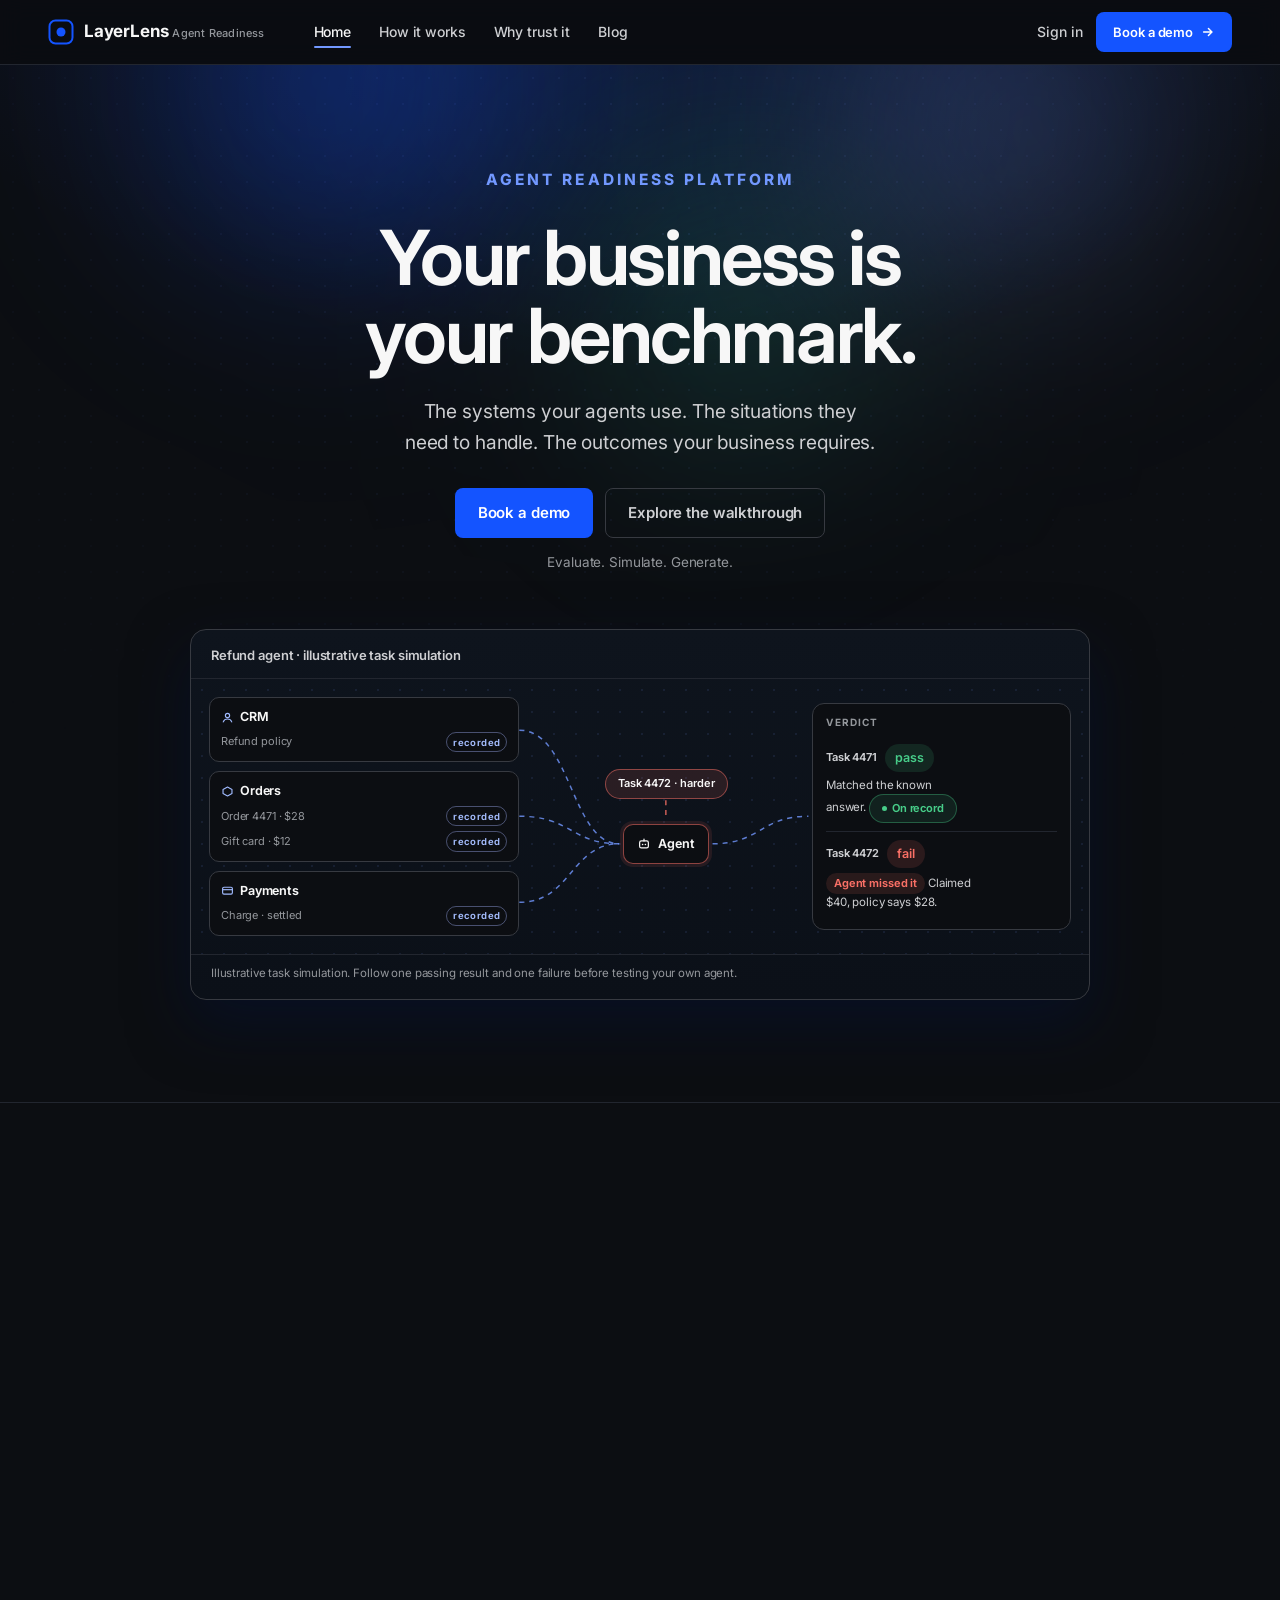
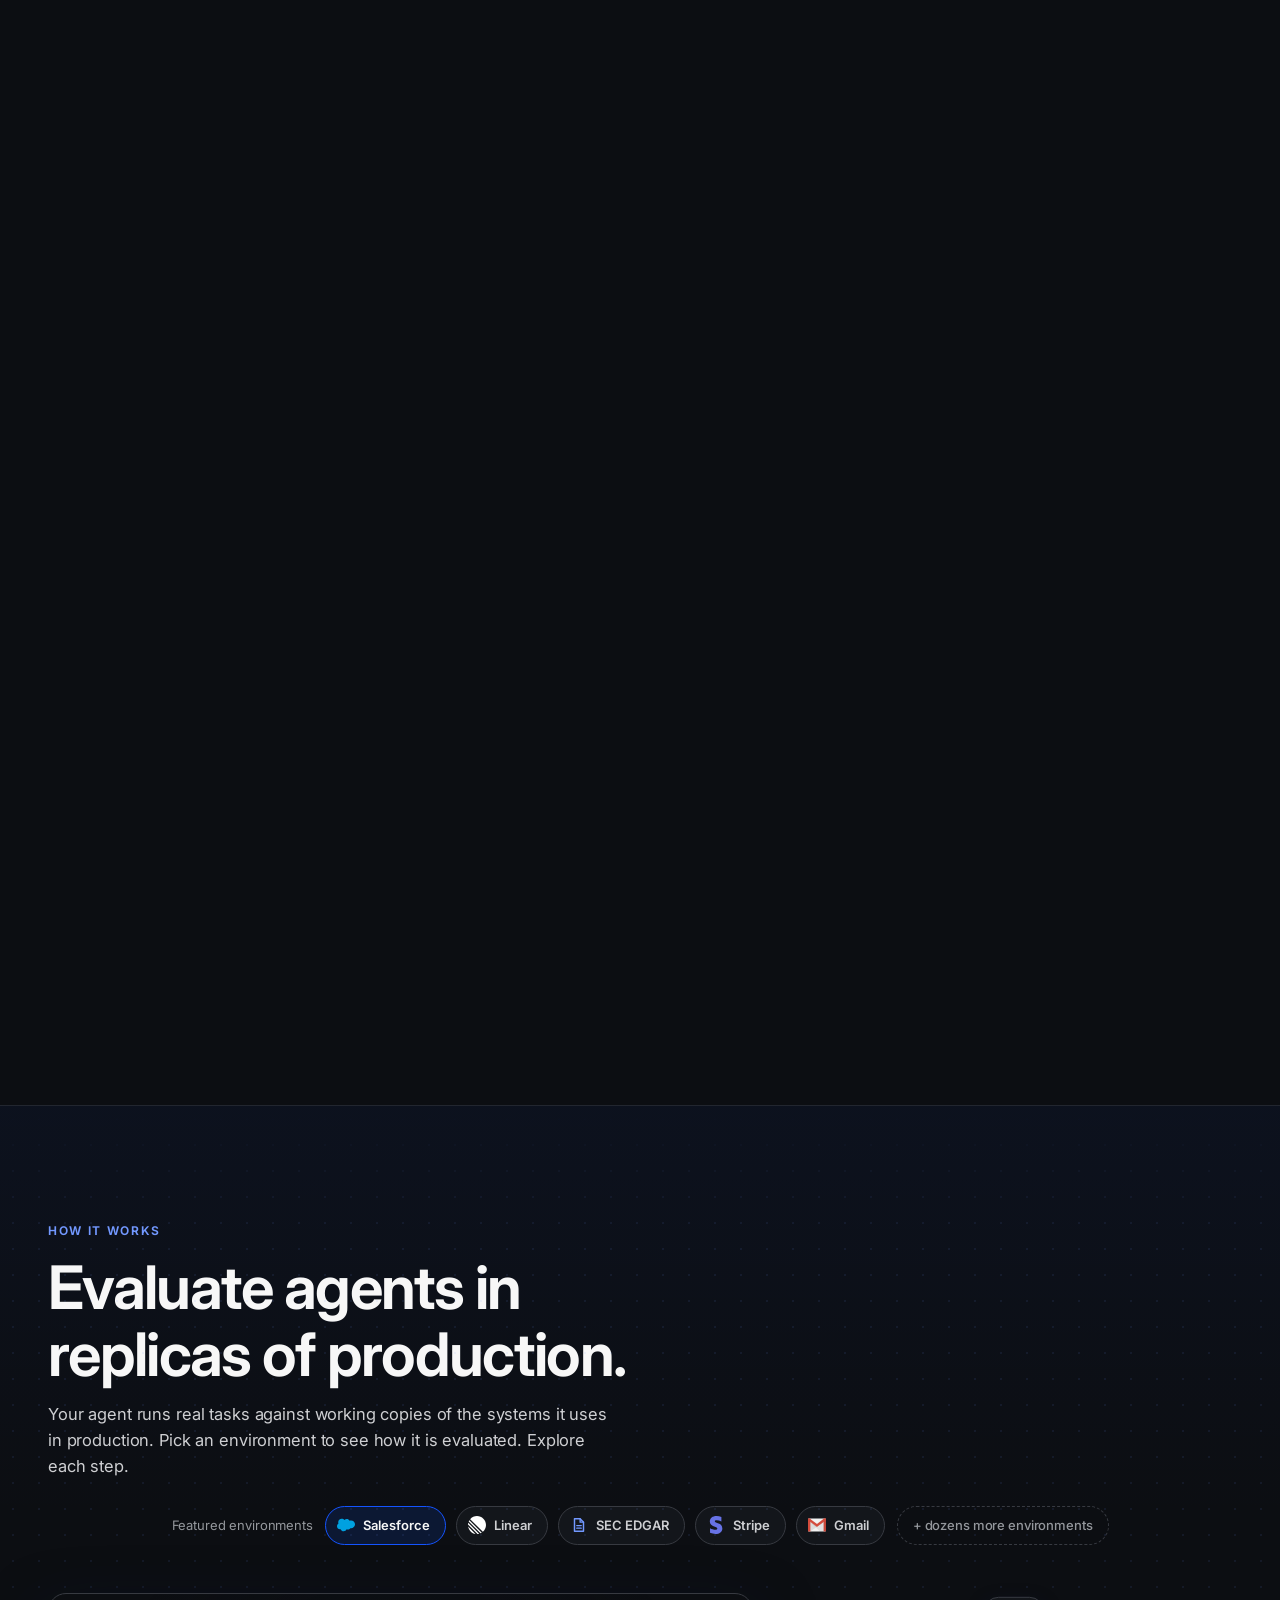
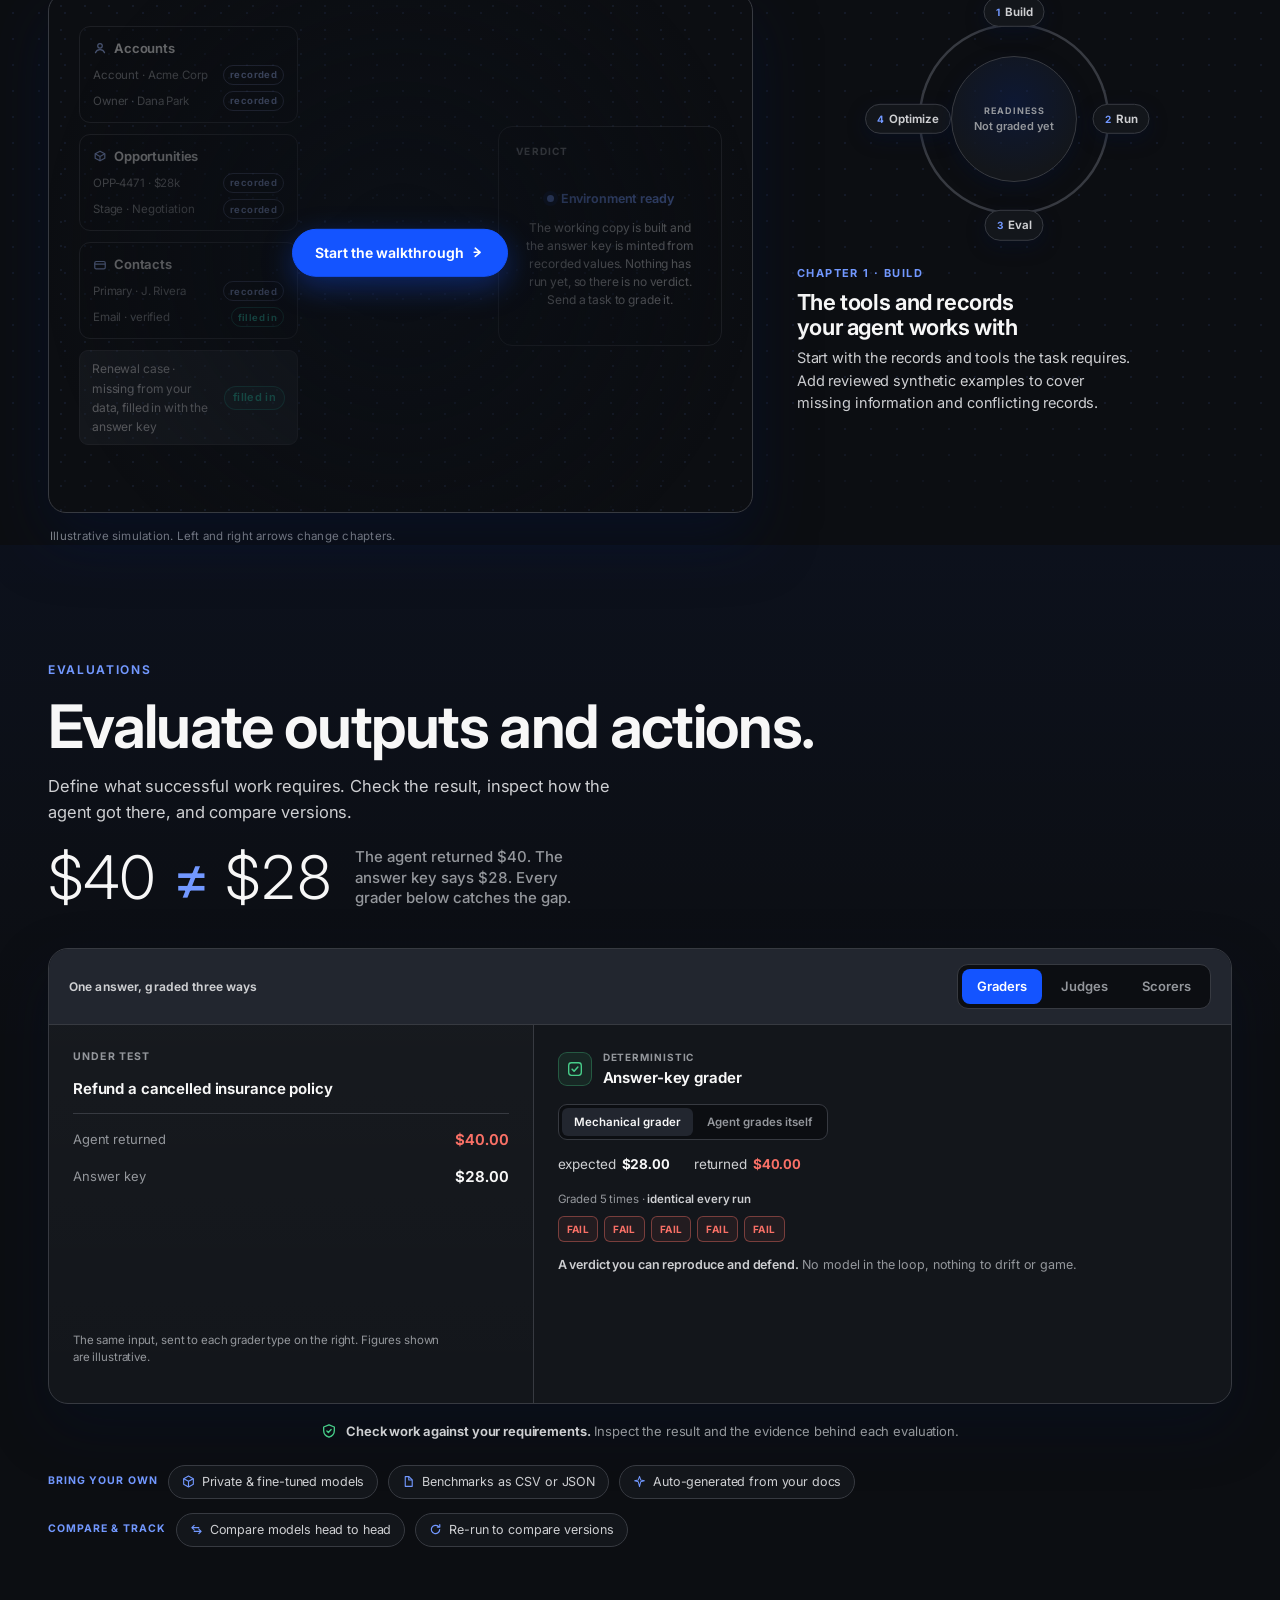
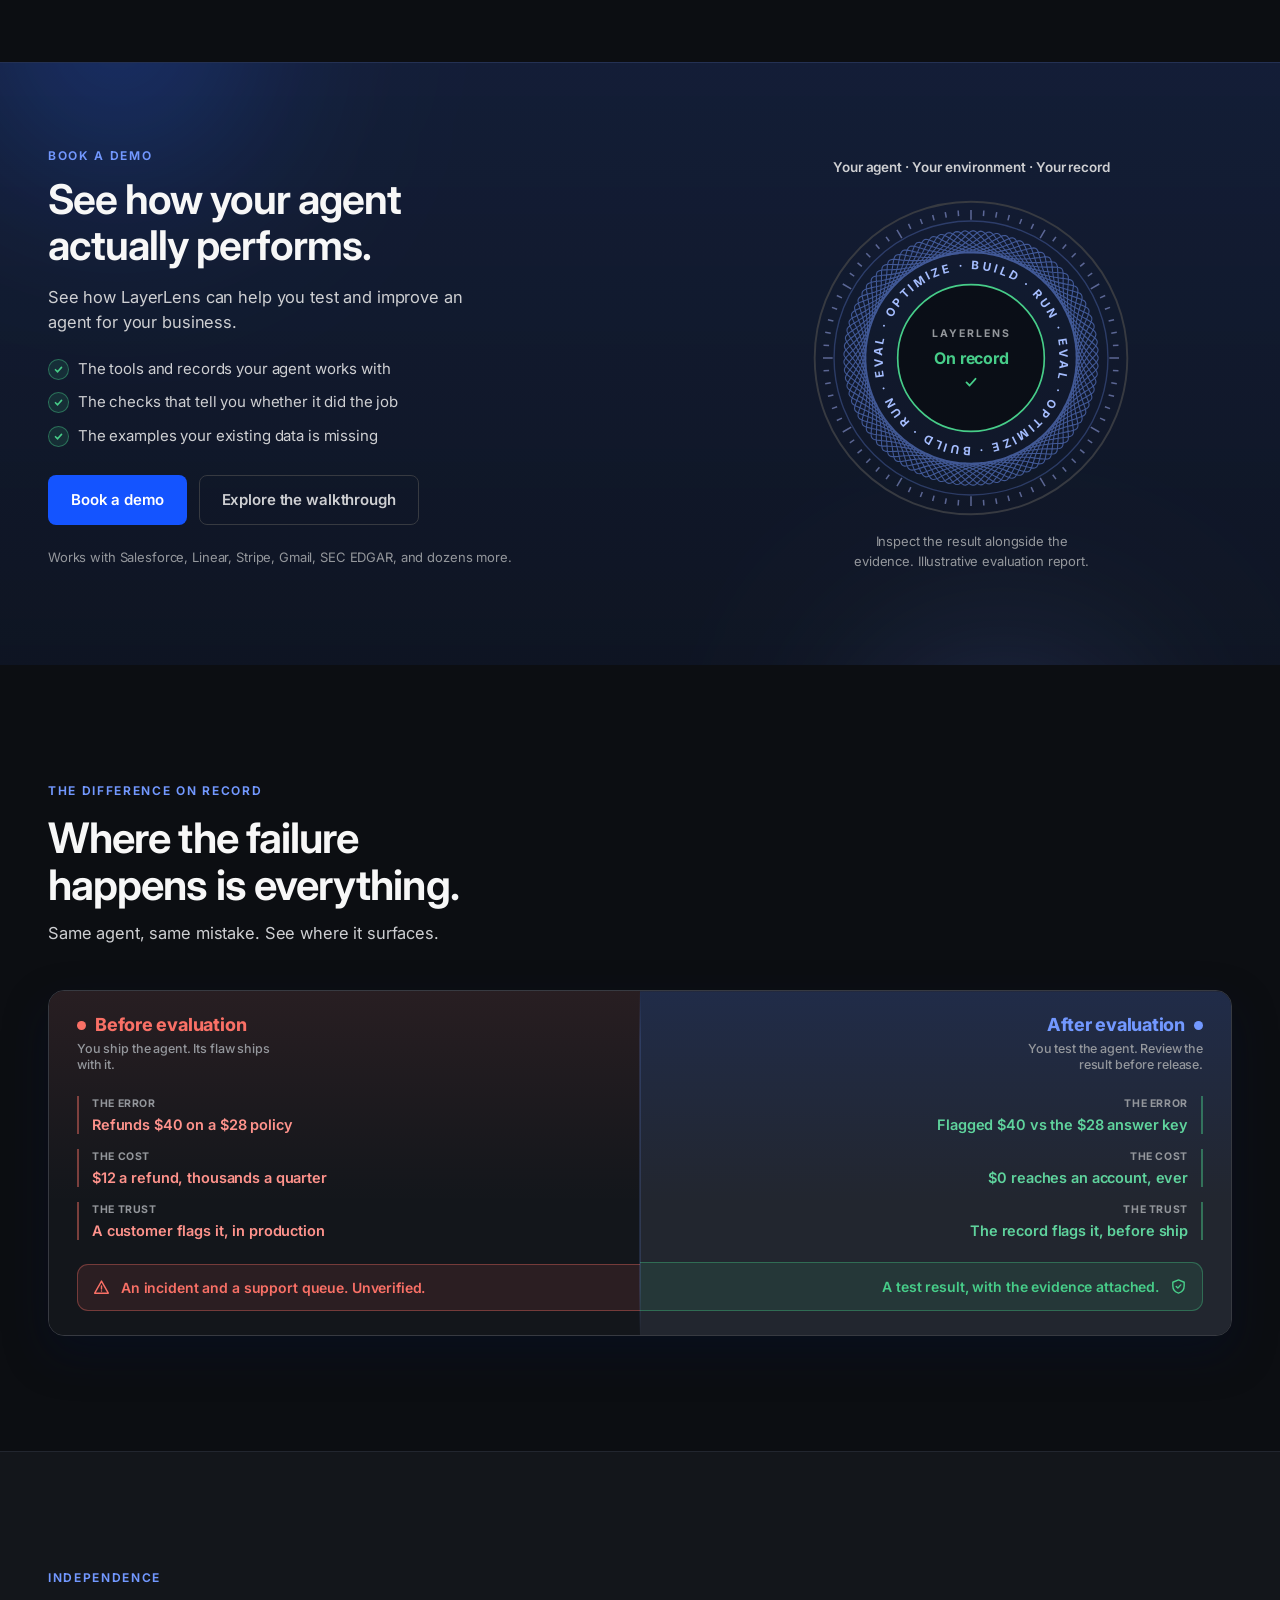
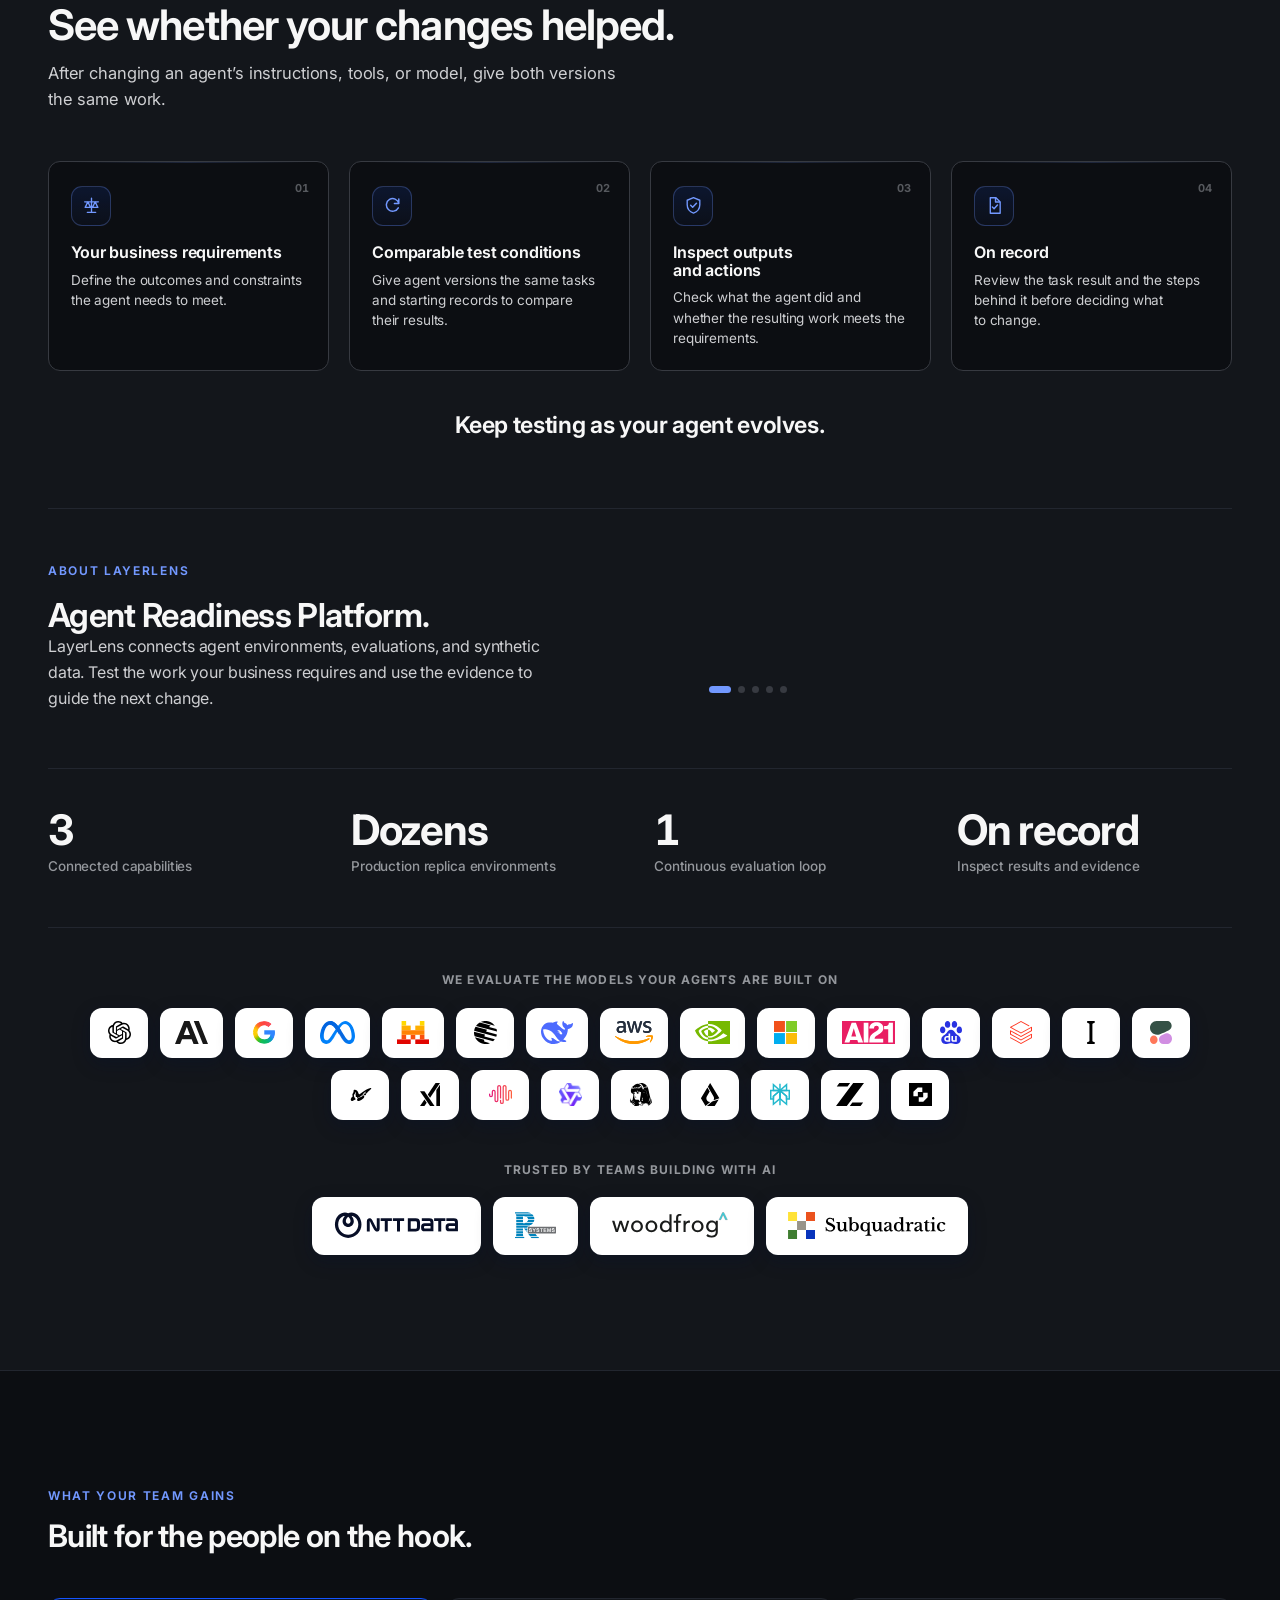
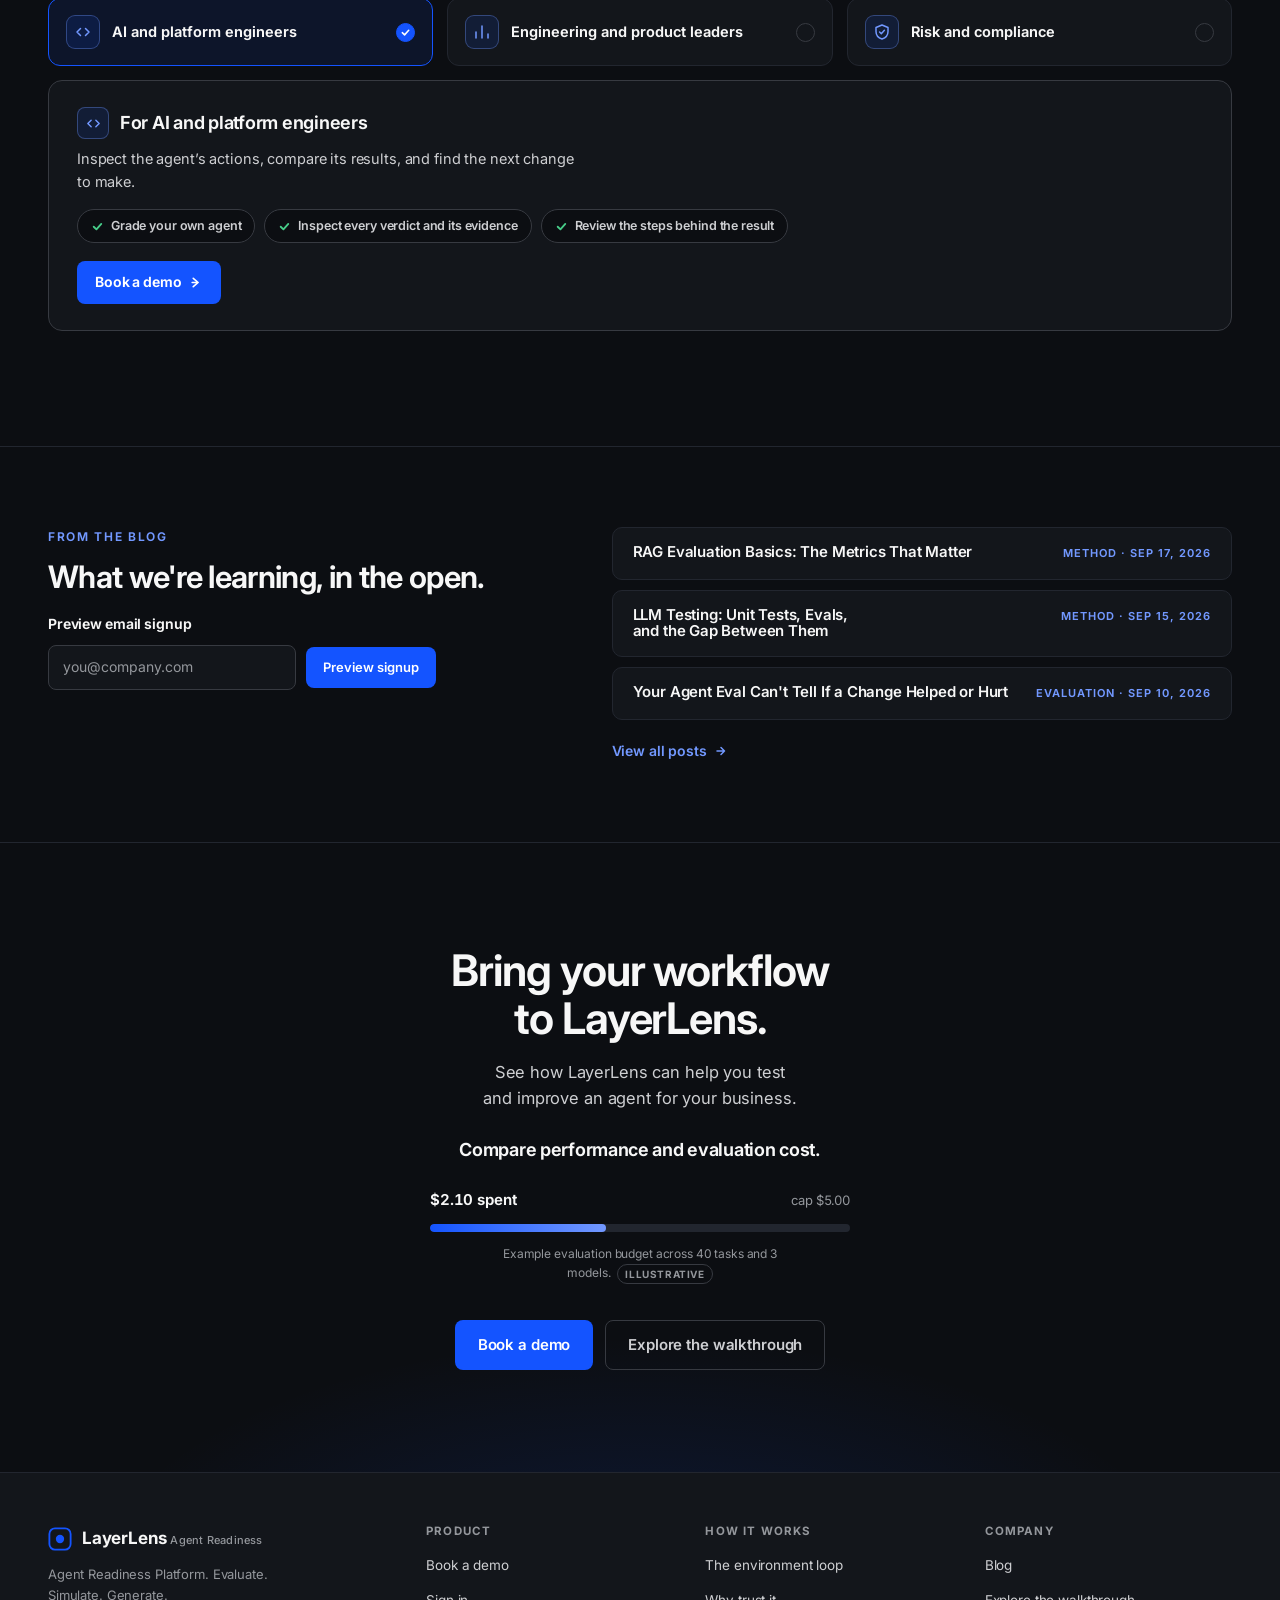
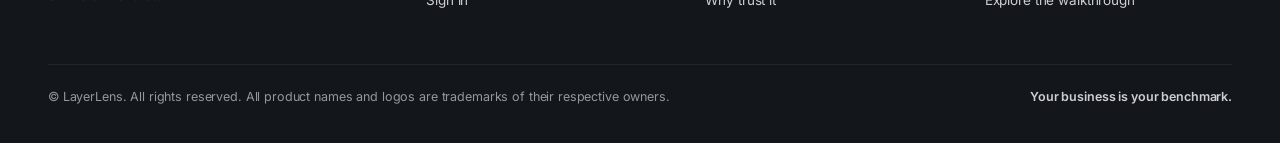
<file: redesign-copy-v2/index.html>
<!DOCTYPE html>
<html lang="en">
<head>
<meta charset="utf-8">
<meta name="viewport" content="width=device-width, initial-scale=1">
<title>LayerLens · Agent Readiness Platform</title>
<meta name="description" content="Agent Readiness Platform. The systems your agents use. The situations they need to handle. The outcomes your business requires.">
<link rel="icon" href="logos/favicon.svg" type="image/svg+xml">
<link rel="canonical" href="https://jakemeany523.github.io/layerlens-website-review/redesign-copy/">
<meta property="og:type" content="website">
<meta property="og:site_name" content="LayerLens">
<meta property="og:url" content="https://jakemeany523.github.io/layerlens-website-review/redesign-copy/">
<meta property="og:title" content="LayerLens · Agent Readiness Platform">
<meta property="og:description" content="Agent Readiness Platform. The systems your agents use. The situations they need to handle. The outcomes your business requires.">
<meta property="og:image" content="https://jakemeany523.github.io/layerlens-website-review/redesign-copy/logos/og-home.png">
<meta property="og:image:width" content="1200">
<meta property="og:image:height" content="630">
<meta name="twitter:card" content="summary_large_image">
<meta name="twitter:title" content="LayerLens · Agent Readiness Platform">
<meta name="twitter:description" content="Agent Readiness Platform. The systems your agents use. The situations they need to handle. The outcomes your business requires.">
<meta name="twitter:image" content="https://jakemeany523.github.io/layerlens-website-review/redesign-copy/logos/og-home.png">
<script type="application/ld+json">{"@context":"https://schema.org","@type":"Organization","name":"LayerLens","url":"https://layerlens.ai","description":"LayerLens connects agent environments, evaluations, and synthetic data.","brand":{"@type":"Brand","name":"LayerLens","slogan":"Your business is your benchmark."}}</script>
<link rel="preconnect" href="https://fonts.googleapis.com">
<link rel="preconnect" href="https://fonts.gstatic.com" crossorigin>
<link rel="preload" as="style" href="https://fonts.googleapis.com/css2?family=Inter:wght@100..900&display=swap">
<link rel="stylesheet" href="https://fonts.googleapis.com/css2?family=Inter:wght@100..900&display=swap" media="print" onload="this.media='all'">
<noscript><link rel="stylesheet" href="https://fonts.googleapis.com/css2?family=Inter:wght@100..900&display=swap"></noscript>
<style>
/* ============================================================
   TOKENS
   ============================================================ */
:root{
  /* neutrals + accents aligned to Stratix v1 DS primitives (dark theme). token names unchanged. */
  --bg:#0c0e12;          /* DS bg-primary (dark) */
  --bg-deep:#041133;     /* DS color-brand-950 */
  --surface:#13161b;     /* DS bg-secondary (dark) */
  --surface-2:#22262f;   /* DS bg-tertiary (dark) */
  --line:#22262f;        /* DS border-secondary (dark) */
  --line-2:#373a41;      /* DS border-primary (dark) */
  --text:#f7f7f7;        /* DS text-primary (dark) */
  --text-2:#cecfd2;      /* DS text-secondary (dark) */
  --text-3:#94979c;      /* DS text-tertiary (dark) */
  --brand:#1454ff;       /* DS color-brand-500 */
  --brand-400:#4376ff;   /* DS color-brand-400 */
  --brand-2:#7298ff;     /* DS color-brand-300 */
  --brand-3:#a1bbff;     /* DS color-brand-200 */
  --env:#a4bcfd;         /* DS color-indigo-300 */
  --synth:#2ed3b7;       /* DS color-teal-400 */
  --ok:#47cd89;          /* DS color-success-400 */
  --warn:#fdb022;        /* DS color-warning-400 */
  --err:#f97066;         /* DS color-error-400 */
  --radius-sm:8px;

  /* motion grammar */
  --dur-feedback:120ms;
  --dur-rise:240ms;
  --dur-diagram:500ms;
  --ease-enter:cubic-bezier(.16,1,.3,1);
  --ease-stream:linear;
}
*{box-sizing:border-box}
html{scroll-behavior:smooth;scroll-padding-top:76px}
body{
  margin:0;background:var(--bg);color:var(--text);
  font-family:Inter,system-ui,-apple-system,"Segoe UI",Roboto,sans-serif;
  font-size:16px;line-height:1.6;letter-spacing:-0.008em;
  -webkit-font-smoothing:antialiased;text-rendering:optimizeLegibility;
}
h1,h2,h3,h4{margin:0;font-weight:650;line-height:1.12;letter-spacing:-0.022em}
/* consistent line-breaking: balance headings + short blocks, prevent widows in body copy */
h1,h2,h3,h4,.sec-h,.sec-sub,.xp-title,.xp-capline,.hgv-line,.p-pain p,.lead,.c-sub,.about-row blockquote{text-wrap:balance}
p,li{text-wrap:pretty}
p{margin:0 0 14px;color:var(--text-2)}
a{color:var(--brand-2);text-decoration:none}
a:hover{text-decoration:underline}
strong{color:var(--text);font-weight:600}
button{font:inherit;color:inherit;background:none;border:0;cursor:pointer}
:focus-visible{outline:2px solid var(--brand-2);outline-offset:2px;border-radius:4px}
.tnum{font-variant-numeric:tabular-nums}
.wrap{max-width:1280px;margin:0 auto;padding:0 clamp(24px,4vw,48px)}
.skip-link{position:absolute;left:-9999px;top:0;background:var(--brand);color:#fff;padding:10px 16px;border-radius:0 0 8px 0;z-index:200}
.skip-link:focus{left:0}
.vh{position:absolute;width:1px;height:1px;overflow:hidden;clip:rect(0 0 0 0);white-space:nowrap}

/* section rhythm */
section{padding:clamp(96px,9vw,132px) 0;position:relative;scroll-margin-top:80px}
.kicker{font-size:12px;font-weight:650;letter-spacing:.14em;text-transform:uppercase;color:var(--brand-2);margin:0 0 14px}
.sec-h{font-size:clamp(28px,3.4vw,42px);max-width:24ch;text-wrap:balance}
/* two-register type system: flagship demo sections read loud, support sections read quiet */
.sec-h.loud{font-size:clamp(38px,5.2vw,60px);letter-spacing:-0.028em}
.sec-h.quiet{font-size:clamp(24px,2.5vw,31px)}
.sec-sub{font-size:16.5px;max-width:58ch;margin-top:12px;color:var(--text-2);text-wrap:pretty}
/* one oversized numeric anchor per demo, Inter light, the section's first read */
.demo-figure{font-weight:300;font-variant-numeric:tabular-nums;letter-spacing:-0.04em;line-height:1;
  font-size:clamp(38px,5vw,60px);color:var(--text);margin:22px 0 0;display:flex;align-items:baseline;gap:.28em;flex-wrap:wrap}
.demo-figure .df-op{color:var(--brand-2);font-weight:400}
.demo-figure .df-b{color:var(--text)}
.demo-figure .df-cap{font-size:15px;font-weight:500;letter-spacing:normal;color:var(--text-3);align-self:center;margin-left:6px;max-width:22ch;line-height:1.35}

/* ORIENTATION beat: three co-equal capabilities, each stands alone, each compounds. */
.cap-grid{display:grid;grid-template-columns:1fr 1fr 1fr;gap:14px;margin-top:46px;align-items:stretch}
.cap{display:flex;flex-direction:column;gap:13px;padding:24px 22px;border-radius:16px;border:1px solid var(--line-2);background:var(--surface);position:relative}
.cap-head{display:flex;align-items:center;gap:9px}
.cap-dot{width:9px;height:9px;border-radius:50%;flex:0 0 auto}
.cap-env .cap-dot{background:var(--env)}
.cap-eval .cap-dot{background:var(--brand-2)}
.cap-synth .cap-dot{background:var(--synth)}
.cap-k{font-size:11px;font-weight:700;letter-spacing:.12em;text-transform:uppercase;color:var(--text-2)}
.cap-env .cap-k{color:var(--env)}
.cap-flag{margin-left:auto;font-size:9px;font-weight:700;letter-spacing:.11em;text-transform:uppercase;color:var(--brand-3);border:1px solid rgba(114,152,255,.4);border-radius:999px;padding:3px 9px}
.cap-t{font-size:16.5px;font-weight:650;color:var(--text);line-height:1.32}
.cap-list{display:flex;flex-direction:column;gap:9px;margin:2px 0 0;padding:0}
.cap-list li{display:flex;gap:9px;font-size:12.8px;line-height:1.42;color:var(--text-2);list-style:none}
.cap-list li svg{width:14px;height:14px;flex:0 0 auto;margin-top:2px}
.cap-env .cap-list li svg{color:var(--env)}
.cap-eval .cap-list li svg{color:var(--brand-2)}
.cap-synth .cap-list li svg{color:var(--synth)}
.cap-foot{margin-top:auto;padding-top:8px;display:flex;align-items:center;gap:12px;flex-wrap:wrap}
.cap-link{font-size:12.5px;font-weight:600;color:var(--brand-2);text-decoration:none;display:inline-flex;align-items:center;gap:5px}
.cap-link svg{width:12px;height:12px;transition:transform .2s var(--ease-out)}
.cap-link:hover svg{transform:translateY(2px)}
.cap-chip{font-size:11px;font-weight:600;letter-spacing:.01em;color:var(--text-3);display:inline-flex;align-items:center;gap:6px}
.cap-chip::before{content:"";width:5px;height:5px;border-radius:50%;background:currentColor;opacity:.6}
.cap-note{margin-top:26px;font-size:16px;line-height:1.55;color:var(--text-2);text-align:center;max-width:64ch;margin-left:auto;margin-right:auto}
.cap-note b{color:var(--text);font-weight:700}
/* the three land in sequence on scroll, environment first */
html.anim .cap-grid>.cap{opacity:0;transform:translateY(14px)}
html.anim .cap-grid.play>.cap{opacity:1;transform:none;transition:opacity .55s var(--ease-enter),transform .55s var(--ease-enter)}
html.anim .cap-grid.play>.cap:nth-child(2){transition-delay:.12s}
html.anim .cap-grid.play>.cap:nth-child(3){transition-delay:.24s}
html.anim .cap-note{opacity:0}
html.anim .cap-grid.play~.cap-note,html.anim .cap-note.play{opacity:1;transition:opacity .5s var(--ease-enter) .4s}
@media (max-width:860px){
  .cap-grid{grid-template-columns:1fr;gap:11px}
}
/* EVALUATIONS: grade one answer three ways, live and interactive (segmented control drives the verdict) */
.eval-sec{background:linear-gradient(180deg,rgba(20,84,255,.045),transparent 46%)}
.eg{margin-top:40px;border:1px solid var(--line-2);border-radius:20px;background:var(--surface);overflow:hidden;box-shadow:0 24px 60px rgba(4,17,51,.28)}
.eg-top{display:flex;align-items:center;justify-content:space-between;gap:16px;padding:15px 20px;border-bottom:1px solid var(--line-2);background:var(--surface-2);flex-wrap:wrap}
.eg-label{font-size:12px;font-weight:650;letter-spacing:.01em;color:var(--text-2)}
.eg-tabs{display:inline-flex;gap:4px;padding:4px;border-radius:11px;background:var(--bg);border:1px solid var(--line-2)}
.eg-tab{appearance:none;border:0;background:transparent;color:var(--text-3);font:inherit;font-size:13px;font-weight:600;padding:7px 15px;border-radius:8px;cursor:pointer;transition:color .18s var(--ease-out),background .18s var(--ease-out)}
.eg-tab:hover{color:var(--text-2)}
.eg-tab[aria-selected="true"]{background:var(--brand);color:#fff}
.eg-body{display:grid;grid-template-columns:.82fr 1.18fr;min-height:296px}
.eg-input{padding:24px;border-right:1px solid var(--line-2);display:flex;flex-direction:column;gap:13px;background:linear-gradient(180deg,rgba(255,255,255,.015),transparent)}
.eg-in-k{font-size:10.5px;font-weight:700;letter-spacing:.11em;text-transform:uppercase;color:var(--text-3)}
.eg-in-task{font-size:15px;font-weight:650;color:var(--text);line-height:1.35}
.eg-in-sep{height:1px;background:var(--line-2);margin:1px 0}
.eg-in-row{display:flex;align-items:center;justify-content:space-between;gap:12px;font-size:13px;color:var(--text-3)}
.eg-in-row b{font-size:15px;font-weight:650;font-variant-numeric:tabular-nums}
.eg-in-row.got b{color:var(--err)}
.eg-in-row.key b{color:var(--text)}
.eg-in-note{margin-top:auto;font-size:11.5px;color:var(--text-3);line-height:1.45}
.eg-verdict{padding:24px;display:grid;align-content:start}
/* inactive views are visibility:hidden so their focusable controls leave the tab order (delayed to let the fade finish) */
.eg-view{grid-area:1/1;display:flex;flex-direction:column;gap:14px;opacity:0;visibility:hidden;transform:translateY(8px);pointer-events:none;transition:opacity .3s var(--ease-out),transform .3s var(--ease-out),visibility 0s .3s}
.eg-view.on{opacity:1;visibility:visible;transform:none;pointer-events:auto;transition:opacity .3s var(--ease-out),transform .3s var(--ease-out),visibility 0s}
.eg-vhead{display:flex;align-items:center;gap:11px}
.eg-vic{width:34px;height:34px;border-radius:9px;display:flex;align-items:center;justify-content:center;flex:0 0 auto}
.eg-vic svg{width:18px;height:18px}
.eg-vmeta{display:flex;flex-direction:column;gap:1px}
.eg-vtag{font-size:10px;font-weight:700;letter-spacing:.09em;text-transform:uppercase;color:var(--text-3)}
.eg-vname{font-size:15px;font-weight:650;color:var(--text)}
.eg-fine{font-size:12.5px;color:var(--text-3);line-height:1.5;margin-top:auto}
.eg-fine b{color:var(--text-2);font-weight:600}
/* grader view */
.eg-grader .eg-vic{color:var(--ok);background:rgba(71,205,137,.09);border:1px solid rgba(71,205,137,.3)}
.eg-cmp{display:flex;align-items:center;gap:12px;font-size:13.5px;color:var(--text-2);font-variant-numeric:tabular-nums;flex-wrap:wrap}
.eg-cmp .cmv{display:inline-flex;align-items:center;gap:6px}
.eg-cmp .cmv b{color:var(--text)}
.eg-cmp .cmv.bad b{color:var(--err)}
.eg-cmp .arw{color:var(--text-3)}
.eg-stamp{display:inline-flex;align-items:center;gap:9px;align-self:flex-start;padding:9px 16px;border-radius:10px;border:1.5px solid var(--err);color:var(--err);font-size:15px;font-weight:750;letter-spacing:.05em}
.eg-stamp svg{width:16px;height:16px}
html.anim .eg-view.on .eg-stamp{animation:egStamp .5s var(--ease-out) both}
@keyframes egStamp{0%{opacity:0;transform:scale(1.28) rotate(-4deg)}60%{opacity:1;transform:scale(.96) rotate(-1deg)}100%{transform:scale(1) rotate(-1.5deg)}}
/* judge view */
.eg-judge .eg-vic{color:var(--brand-2);background:rgba(20,84,255,.09);border:1px solid rgba(114,152,255,.32)}
.eg-rubric{display:flex;flex-direction:column;gap:10px}
.eg-crit{display:flex;align-items:center;gap:10px;font-size:13px;color:var(--text-2)}
.eg-crit .cic{width:19px;height:19px;border-radius:50%;display:flex;align-items:center;justify-content:center;flex:0 0 auto}
.eg-crit .cic svg{width:11px;height:11px}
.eg-crit.pass .cic{color:var(--ok);background:rgba(71,205,137,.13)}
.eg-crit.fail .cic{color:var(--err);background:rgba(249,112,102,.13)}
html.anim .eg-view.on .eg-crit{animation:egCrit .42s var(--ease-out) both}
html.anim .eg-view.on .eg-crit:nth-child(2){animation-delay:.09s}
html.anim .eg-view.on .eg-crit:nth-child(3){animation-delay:.18s}
@keyframes egCrit{from{opacity:0;transform:translateX(-7px)}to{opacity:1;transform:none}}
.eg-verdict-pill{align-self:flex-start;font-size:12.5px;font-weight:650;color:var(--err);border:1px solid rgba(249,112,102,.4);border-radius:8px;padding:5px 12px}
.eg-scorer .eg-vic{color:var(--env);background:rgba(165,180,252,.09);border:1px solid rgba(165,180,252,.32)}
/* shared With/Without lever + swap-in states (each tab sells the benefit) */
.eg-verdict{min-height:224px}
.eg-tog{display:inline-flex;gap:2px;padding:3px;border-radius:9px;background:var(--bg);border:1px solid var(--line-2);align-self:flex-start}
.eg-tog-btn{appearance:none;border:0;background:transparent;color:var(--text-3);font:inherit;font-size:11.5px;font-weight:600;padding:5px 12px;border-radius:6px;cursor:pointer;transition:color .16s var(--ease-out),background .16s var(--ease-out)}
.eg-tog-btn:hover{color:var(--text-2)}
.eg-tog-btn[aria-pressed="true"]{background:var(--surface-2);color:var(--text)}
.eg-st{display:flex;flex-direction:column;gap:14px}
.eg-st[hidden]{display:none}
/* grader: determinism shown as a strip of repeated-run verdicts */
.gr-runs{display:flex;flex-direction:column;gap:8px}
.gr-runlabel{font-size:11.5px;color:var(--text-3)}
.gr-runlabel b{color:var(--text-2);font-weight:600}
.gr-chips{display:flex;gap:6px;flex-wrap:wrap}
.gr-chip{font-size:10px;font-weight:700;letter-spacing:.04em;padding:4px 8px;border-radius:6px;border:1px solid var(--line-2);color:var(--text-3)}
.gr-chip.fail{color:var(--err);border-color:rgba(249,112,102,.4);background:rgba(249,112,102,.07)}
.gr-chip.pass{color:var(--ok);border-color:rgba(71,205,137,.4);background:rgba(71,205,137,.07)}
html.anim .eg-view.on .eg-st:not([hidden]) .gr-chip{animation:egPop .24s var(--ease-out) both}
html.anim .eg-view.on .eg-st:not([hidden]) .gr-chip:nth-child(2){animation-delay:.05s}
html.anim .eg-view.on .eg-st:not([hidden]) .gr-chip:nth-child(3){animation-delay:.1s}
html.anim .eg-view.on .eg-st:not([hidden]) .gr-chip:nth-child(4){animation-delay:.15s}
html.anim .eg-view.on .eg-st:not([hidden]) .gr-chip:nth-child(5){animation-delay:.2s}
/* judge: agreement-with-your-team meter */
.jd-agree{display:flex;flex-direction:column;gap:6px}
.jd-arow{display:flex;align-items:baseline;justify-content:space-between;font-size:12px;color:var(--text-3)}
.jd-arow b{font-size:15px;font-weight:700;color:var(--text);font-variant-numeric:tabular-nums}
.jd-atrack{height:6px;border-radius:3px;background:var(--surface-2);overflow:hidden}
.jd-abar{height:100%;border-radius:3px;background:linear-gradient(90deg,var(--brand-2),var(--brand-3));transform-origin:left;transform:scaleX(var(--v,1))}
html.anim .eg-view.on .eg-st:not([hidden]) .jd-abar{animation:egFill .8s var(--ease-out) both}
@keyframes egFill{from{transform:scaleX(0)}to{transform:scaleX(var(--v,1))}}
.eg-verdict-pill.ok{color:var(--ok);border-color:rgba(71,205,137,.4)}
.eg-verdict-pill.warn{color:var(--warn);border-color:rgba(253,176,34,.4)}
/* scorer: LLM-rubric 0 to 5 pip meters vs the bare pass/fail bit */
.sc2-rows{display:flex;flex-direction:column;gap:11px}
.sc2-row{display:grid;grid-template-columns:100px 1fr 30px;align-items:center;gap:13px;font-size:12px}
.sc2-lbl{color:var(--text-2)}
.sc2-pips{display:flex;gap:5px}
.sc2-pip{width:22px;height:6px;border-radius:2px;background:var(--surface-2)}
.sc2-pip.f{background:var(--env)}
.sc2-row.lo .sc2-pip.f{background:var(--warn)}
.sc2-row.hi .sc2-pip.f{background:var(--ok)}
.sc2-row b{text-align:right;font-size:12.5px;font-weight:650;color:var(--text);font-variant-numeric:tabular-nums}
.sc2-row.lo b{color:var(--warn)}
html.anim .eg-view.on .eg-st:not([hidden]) .sc2-pip.f{animation:egPop .28s var(--ease-out) both}
html.anim .eg-view.on .eg-st:not([hidden]) .sc2-row:nth-child(2) .sc2-pip.f{animation-delay:.06s}
html.anim .eg-view.on .eg-st:not([hidden]) .sc2-row:nth-child(3) .sc2-pip.f{animation-delay:.12s}
.sc2-bitpill{display:inline-flex;align-items:center;gap:9px;align-self:flex-start;padding:9px 16px;border-radius:10px;border:1.5px solid var(--err);color:var(--err);font-size:15px;font-weight:750;letter-spacing:.05em}
.sc2-bitpill svg{width:16px;height:16px}
.sc2-bitnote{font-size:12.5px;color:var(--text-3);line-height:1.5}
@keyframes egPop{from{opacity:0;transform:scale(.55)}to{opacity:1;transform:none}}
/* capability chips (compact, bring-your-own + optimize, minimal reading) */
.eg-chips{display:flex;flex-wrap:wrap;gap:14px 26px;margin-top:24px}
.egc-group{display:flex;align-items:center;gap:10px;flex-wrap:wrap}
.egc-k{font-size:10.5px;font-weight:700;letter-spacing:.1em;text-transform:uppercase;color:var(--brand-2)}
.egc{display:inline-flex;align-items:center;gap:7px;font-size:12.5px;color:var(--text-2);border:1px solid var(--line-2);border-radius:999px;padding:6px 13px;background:var(--surface)}
.egc svg{width:13px;height:13px;color:var(--brand-2);flex:0 0 auto}
.eg-trustline{margin-top:18px;display:flex;align-items:center;justify-content:center;gap:9px;font-size:13px;line-height:1.4;color:var(--text-3);text-align:center}
.eg-trustline svg{width:16px;height:16px;color:var(--ok);flex:0 0 auto}
.eg-trustline b{color:var(--text-2);font-weight:650}
@media (max-width:760px){
  .eg-body{grid-template-columns:1fr}
  .eg-input{border-right:0;border-bottom:1px solid var(--line-2)}
  .eg-trustline{text-align:left;align-items:flex-start}
}
.note-ill{font-size:12px;color:var(--text-3);letter-spacing:.02em}
/* illustrative marker: figures on this page are examples, not customer results */
.ill-tag{display:inline-block;font-size:10px;font-weight:700;letter-spacing:.06em;text-transform:uppercase;color:var(--text-3);border:1px solid var(--line-2);border-radius:99px;padding:1px 7px;white-space:nowrap;vertical-align:middle;margin-left:7px}

/* dot-grid canvas substrate */
.dotgrid{background-image:radial-gradient(rgba(114,152,255,.09) 1px, transparent 1.4px);background-size:26px 26px}

/* buttons */
.btn{display:inline-flex;align-items:center;gap:8px;font-size:15px;font-weight:600;padding:12px 22px;border-radius:var(--radius-sm);
  background:var(--brand);color:#fff;border:1px solid transparent;transition:background var(--dur-feedback) var(--ease-enter),transform var(--dur-feedback) var(--ease-enter);text-decoration:none}
.btn:hover{background:var(--brand-400);text-decoration:none}
.btn:active{transform:scale(.985)}
.btn.ghost{background:transparent;border-color:var(--line-2);color:var(--text-2)}
.btn.ghost:hover{background:var(--surface-2);color:var(--text)}
.btn.sm{font-size:13px;padding:9px 16px}
.textlink{font-weight:600;font-size:14px}

/* pills and chips */
.verdict{display:inline-flex;align-items:center;gap:6px;font-size:12.5px;font-weight:600;padding:4px 10px;border-radius:999px;letter-spacing:0}
.v-ok{background:rgba(71,205,137,.13);color:var(--ok)}
.v-warn{background:rgba(253,176,34,.13);color:var(--warn)}
.v-err{background:rgba(249,112,102,.13);color:var(--err)}
.origin{display:inline-flex;align-items:center;gap:5px;font-size:11px;font-weight:600;letter-spacing:.03em;padding:2px 8px;border-radius:999px;border:1px solid;white-space:nowrap}
.o-rec{color:var(--env);border-color:rgba(165,180,252,.4);background:rgba(165,180,252,.08)}
.o-fil{color:var(--synth);border-color:rgba(45,212,191,.4);background:rgba(45,212,191,.08)}

/* ============================================================
   RISE (content entering the page; fires once)
   ============================================================ */
html.anim .rise{opacity:0;transform:translateY(12px)}
html.anim .rise.in{opacity:1;transform:none;transition:opacity var(--dur-rise) var(--ease-enter),transform var(--dur-rise) var(--ease-enter)}
html.anim .rise.in[data-d="1"]{transition-delay:50ms}
html.anim .rise.in[data-d="2"]{transition-delay:100ms}
html.anim .rise.in[data-d="3"]{transition-delay:150ms}
html.anim .rise.in[data-d="4"]{transition-delay:200ms}
html.anim .rise.in[data-d="5"]{transition-delay:250ms}

/* stamp (a grader deciding) */
html.anim .stamp{opacity:0}
html.anim .live .stamp,html.anim .stamp.go{animation:stamp 240ms var(--ease-enter) both}
@keyframes stamp{0%{opacity:0;transform:scale(1.15)}100%{opacity:1;transform:scale(1)}}

/* fill (a run executing) */
.meter{height:6px;background:var(--line);border-radius:99px;overflow:hidden}
.meter>i{display:block;height:100%;background:linear-gradient(90deg,var(--brand),var(--brand-2));border-radius:99px;width:var(--w,100%)}
html.anim .fillable .meter>i{width:0}
html.anim .fillable.live .meter>i{transition:width 900ms var(--ease-stream);width:var(--w,100%)}

/* stream keyframe (data moving; finite cycles, then rests) */
@keyframes flow{to{stroke-dashoffset:-10}}

/* ============================================================
   HEADER
   ============================================================ */
.top{position:sticky;top:0;z-index:100;background:rgba(10,13,18,.82);backdrop-filter:blur(12px) saturate(1.4);-webkit-backdrop-filter:blur(12px) saturate(1.4);border-bottom:1px solid var(--line);transition:background .3s var(--ease-enter),border-color .3s var(--ease-enter)}
.top.scrolled{background:rgba(9,12,17,.95);border-bottom-color:rgba(114,152,255,.24)}
.top .wrap{display:flex;align-items:center;gap:28px;height:64px;transition:height .3s var(--ease-enter)}
.top.scrolled .wrap{height:56px}
.scroll-progress{position:absolute;left:0;right:0;bottom:-1px;height:2px;pointer-events:none;overflow:hidden}
.scroll-progress span{display:block;height:100%;width:var(--sp,0%);background:linear-gradient(90deg,var(--brand),var(--brand-2),var(--brand-3));box-shadow:0 0 10px rgba(20,84,255,.6)}
.logo{display:flex;align-items:center;gap:10px;font-weight:700;font-size:17px;letter-spacing:-0.01em;color:var(--text)}
.logo:hover{text-decoration:none}
.logo svg{flex:0 0 auto;transition:transform var(--dur-rise) var(--ease-enter)}
.logo:hover svg{transform:rotate(-8deg) scale(1.06)}
.logo .by{font-size:11px;font-weight:500;color:var(--text-3);letter-spacing:.02em;margin-top:3px}
nav.main{display:flex;gap:2px;margin-left:8px}
nav.main a{position:relative;font-size:14px;font-weight:500;color:var(--text-2);padding:8px 13px;border-radius:8px;transition:color .2s var(--ease-enter)}
nav.main a::after{content:"";position:absolute;left:13px;right:13px;bottom:3px;height:2px;border-radius:2px;background:var(--brand-2);transform:scaleX(0);transform-origin:left center;transition:transform .24s var(--ease-enter)}
nav.main a:hover{color:var(--text);text-decoration:none}
nav.main a:hover::after,nav.main a.active::after{transform:scaleX(1)}
nav.main a.active{color:var(--text)}
.top .cta{margin-left:auto;display:flex;align-items:center;gap:14px}
.top .cta .btn{white-space:nowrap;transition:transform var(--dur-feedback) var(--ease-enter),box-shadow var(--dur-rise) var(--ease-enter)}
.top .cta .btn:hover{transform:translateY(-1px);box-shadow:0 8px 22px rgba(20,84,255,.45)}
.top .cta .btn svg{transition:transform var(--dur-rise) var(--ease-enter)}
.top .cta .btn:hover svg{transform:translateX(3px)}
.top .signin{font-size:14px;font-weight:500;color:var(--text-2)}
.top .signin:hover{color:var(--text)}
.menu-btn{display:none;padding:8px;border-radius:8px;color:var(--text-2)}
.menu-btn:hover{background:var(--surface-2);color:var(--text)}
.mobile-nav{display:none}

/* ============================================================
   HERO BAND: seal (swappable visual slot) + the concrete instance
   ============================================================ */
.hero{padding:clamp(80px,8vw,116px) 0 clamp(84px,8vw,116px);border-bottom:1px solid var(--line);overflow:hidden;
  background:radial-gradient(1100px 600px at 50% -12%, rgba(20,84,255,.2), transparent 70%)}
/* the dot-grid substrate starts at the hero */
.hero .hero-bg{position:absolute;inset:0;pointer-events:none;z-index:0;
  -webkit-mask-image:radial-gradient(1200px 820px at 50% 16%, #000, transparent 80%);
  mask-image:radial-gradient(1200px 820px at 50% 16%, #000, transparent 80%)}
/* animated aurora behind the hero: ambient, decorative, on-brand blue-led, reduced-motion safe */
.hero-aurora{position:absolute;inset:-12% -6% 0;pointer-events:none;z-index:0;overflow:hidden;
  -webkit-mask-image:radial-gradient(1100px 760px at 50% 14%, #000, transparent 82%);
  mask-image:radial-gradient(1100px 760px at 50% 14%, #000, transparent 82%)}
.hero-aurora span{position:absolute;border-radius:50%;filter:blur(94px);mix-blend-mode:screen;will-change:transform}
.hero-aurora .a1{width:680px;height:560px;background:radial-gradient(circle,#1454ff,transparent 66%);left:4%;top:-12%;opacity:.62}
.hero-aurora .a2{width:600px;height:520px;background:radial-gradient(circle,#7298ff,transparent 66%);right:2%;top:-6%;opacity:.5}
.hero-aurora .a3{width:560px;height:470px;background:radial-gradient(circle,#2dd4bf,transparent 68%);left:38%;top:14%;opacity:.32}
@media (prefers-reduced-motion: no-preference){
  .hero-aurora .a1{animation:aur1 26s ease-in-out infinite alternate}
  .hero-aurora .a2{animation:aur2 31s ease-in-out infinite alternate}
  .hero-aurora .a3{animation:aur3 36s ease-in-out infinite alternate}
}
@keyframes aur1{to{transform:translate(64px,44px) scale(1.16)}}
@keyframes aur2{to{transform:translate(-72px,52px) scale(1.12)}}
@keyframes aur3{to{transform:translate(44px,-34px) scale(1.22)}}
/* ambient background motion pauses when its section is off-screen (no idle off-screen work) */
.amb-paused .hero-aurora span,.amb-paused .cb-aurora span,.amb-paused .cert-ticks{animation-play-state:paused}
/* centered hero: big content on top, the live product graph as the compelling visual below */
.hero .wrap{position:relative;z-index:1}
.hero-lead{text-align:center;max-width:940px;margin:0 auto}
.hero-lead .kicker{margin-bottom:14px}
.hero-cat{display:inline-block;margin:0 0 26px;font-size:clamp(13px,1.35vw,15.5px);font-weight:750;letter-spacing:.2em;text-transform:uppercase;color:var(--brand-2)}
.hero h1{font-size:clamp(42px,6vw,76px);letter-spacing:-0.032em;line-height:1.02;max-width:18ch;margin:0 auto}
.hero .sub{font-size:clamp(17px,1.5vw,20px);line-height:1.6;max-width:70ch;margin:22px auto 30px;text-wrap:balance}
.hero .btnrow{display:flex;gap:12px;flex-wrap:wrap;justify-content:center}
.btn-note{margin-top:14px;font-size:13.5px;color:var(--text-3)}
/* .hero-visual hosts the live mini environment graph (option B), centered below the headline. */
.hero-visual{min-width:0;max-width:900px;margin:56px auto 0;position:relative;z-index:1}

/* ---- hero option B: a live mini environment graph ---- */
.hgraph{background:linear-gradient(180deg,#0e141d,#0b1018);border:1px solid var(--line-2);border-radius:16px;box-shadow:0 24px 60px rgba(4,17,51,.5);overflow:hidden}
.hg-top{display:flex;justify-content:space-between;align-items:baseline;gap:10px;padding:15px 20px 12px}
.hg-title{font-size:13px;font-weight:600;color:var(--text-2)}
.hg-canvas{position:relative;display:flex;align-items:stretch;gap:10px;padding:18px;border-top:1px solid var(--line);border-bottom:1px solid var(--line);
  background-image:radial-gradient(rgba(114,152,255,.1) 1px, transparent 1.4px);background-size:22px 22px}
.hg-wires{position:absolute;inset:0;width:100%;height:100%;pointer-events:none;overflow:visible}
.hg-wires path{fill:none;stroke:var(--brand-2);stroke-width:1.5;stroke-dasharray:5 5;opacity:.8}
@media (prefers-reduced-motion: no-preference){
  html.anim .hg-wires path{animation:flow 1.5s var(--ease-stream) 10}
}
.hg-services{display:flex;flex-direction:column;justify-content:center;gap:9px;flex:0 0 36%;min-width:0;position:relative;z-index:1}
.hg-mid{flex:1;display:flex;flex-direction:column;align-items:center;justify-content:center;gap:26px;position:relative;z-index:1;min-width:84px}
.hg-out{flex:0 0 30%;display:flex;align-items:center;position:relative;z-index:1;min-width:0}
.hg-node{background:var(--bg);border:1px solid var(--line-2);border-radius:10px;padding:9px 11px;min-width:0;transition:border-color var(--dur-feedback) var(--ease-enter),box-shadow var(--dur-feedback) var(--ease-enter)}
.hg-node .n-name{display:flex;align-items:center;gap:6px;font-size:12.5px;font-weight:650}
.hg-node .n-name svg{color:var(--brand-3);flex:0 0 auto}
.hg-frow{display:flex;justify-content:space-between;align-items:center;gap:6px;font-size:11px;color:var(--text-3);margin-top:5px;min-width:0;flex-wrap:wrap}
.hg-frow .fv{min-width:0}
.fo{font-size:9.5px;font-weight:650;letter-spacing:.04em;padding:1.5px 6px;border-radius:99px;border:1px solid;white-space:nowrap;flex:0 0 auto}
.fo.rec{color:var(--env);border-color:rgba(165,180,252,.4)}
.fo.fil{color:var(--synth);border-color:rgba(45,212,191,.4)}
.fo.hid{color:var(--warn);border-color:rgba(253,176,34,.5)}
/* the agent turns red while the harder task is being judged */
.hgraph.p2 .hg-agent{border-color:rgba(249,112,102,.55);box-shadow:0 0 0 3px rgba(249,112,102,.1)}
/* one input lane: the pill swaps standard -> harder (the initial task is replaced) */
.hg-taskpill{display:inline-flex;align-items:center;gap:7px;background:rgba(20,84,255,.14);border:1px solid rgba(114,152,255,.5);color:var(--text);border-radius:999px;padding:5px 12px;font-size:11px;font-weight:600;white-space:nowrap;
  transition:background var(--dur-diagram) var(--ease-enter),border-color var(--dur-diagram) var(--ease-enter)}
.hg-taskpill .tp-hard{display:none}
.hgraph.p2 .hg-taskpill{background:rgba(249,112,102,.12);border-color:rgba(249,112,102,.5)}
.hgraph.p2 .hg-taskpill .tp-std{display:none}
.hgraph.p2 .hg-taskpill .tp-hard{display:inline}
.hgraph.p2 #hwTask{stroke:var(--err)}
@media (prefers-reduced-motion: no-preference){
  html.anim .hgraph.taskswap .hg-taskpill{animation:stamp 300ms var(--ease-enter) both}
}
.hg-agent{display:inline-flex;align-items:center;gap:7px;background:var(--bg);border:1px solid var(--line-2);border-radius:10px;padding:9px 13px;font-size:12.5px;font-weight:650;white-space:nowrap;
  transition:border-color var(--dur-diagram) var(--ease-enter),box-shadow var(--dur-diagram) var(--ease-enter)}
.hg-verdict{background:var(--bg);border:1px solid var(--line-2);border-radius:12px;padding:10px 13px;width:100%;min-width:0}
.hg-verdict .v-title{font-size:10px;font-weight:700;letter-spacing:.11em;text-transform:uppercase;color:var(--text-3);margin-bottom:6px}
.hgv-row{display:flex;flex-direction:column;gap:5px;align-items:flex-start;padding:8px 0}
.hgv-row + .hgv-row{border-top:1px solid var(--line)}
.hgv-h{display:flex;align-items:center;gap:8px}
.hgv-t{font-size:11px;font-weight:650;color:var(--text-2)}
.hgv-line{font-size:11.5px;color:var(--text-2);line-height:1.5;margin:0}
.hgv-chip{display:inline-flex;align-items:center;gap:6px;font-size:11px;font-weight:650;padding:2px 8px;border-radius:999px}
.hgv-chip.at-agent{background:rgba(249,112,102,.12);color:var(--err)}
.hg-out .mini-seal{display:inline-flex;align-items:center;gap:5px;font-size:11px;font-weight:650;color:var(--ok);vertical-align:middle}
.hg-out .mini-seal .msd{width:5px;height:5px;border-radius:50%;background:var(--ok)}
/* auto-play: standard task passes; the harder task replaces it and fails. Verdicts accumulate. No interaction. */
html.js.anim .hgraph .hgv-row{opacity:0}
html.js.anim .hgraph.p1 .r-clean{animation:stamp 320ms var(--ease-enter) both}
html.js.anim .hgraph.p2 .r-clean{opacity:1}
html.js.anim .hgraph.p2 .r-agent{animation:stamp 320ms var(--ease-enter) both}
/* no JS / reduced motion: show the full resolved state, both tasks and both verdicts */
html:not(.js) .hgv-row,html:not(.anim) .hgv-row{opacity:1}
.hg-cap{font-size:11.5px;color:var(--text-3);margin:0;padding:10px 20px 16px;line-height:1.55}

/* the seal card */
.seal-card{background:linear-gradient(180deg,#0e141d,#0b1018);border:1px solid var(--line-2);border-radius:16px;padding:28px 28px 24px;box-shadow:0 24px 60px rgba(4,17,51,.5)}
.seal-card .sc-top{display:flex;justify-content:center;align-items:baseline;margin-bottom:6px;gap:10px}
.seal-card .sc-title{font-size:13.5px;font-weight:600;letter-spacing:-0.005em;color:var(--text-2);white-space:nowrap}
.seal-card .sc-ill{font-size:11px;color:var(--text-3);letter-spacing:.04em;text-transform:uppercase}
.seal-caption{font-size:13px;line-height:1.5;color:var(--text-3);margin:6px auto 0;max-width:34ch;text-align:center;text-wrap:balance}

/* ARCHETYPE 2 · the record minted as a certificate: guilloche engraving that draws to life,
   Unverified -> On record. Base CSS = the resolved, sealed state (reduced-motion / no-JS safe). */
.cert{position:relative;width:100%;max-width:332px;margin:8px auto 2px;aspect-ratio:1/1}
.cert-svg{position:absolute;inset:0;width:100%;height:100%;overflow:visible}
.cert-ring-o{fill:none;stroke:var(--line-2);stroke-width:1.4}
.cert-ring-i{fill:none;stroke:rgba(114,152,255,.28);stroke-width:1}
.cert-ticks line{stroke:rgba(165,180,252,.5);stroke-width:1.1}
.cert-guilloche{fill:none;stroke:var(--brand-2);stroke-width:.8;opacity:.5;stroke-dasharray:var(--gl,4000);stroke-dashoffset:0}
.cert-caption{font-size:8.4px;font-weight:700;letter-spacing:.32em;fill:var(--env);text-transform:uppercase}
.cert-medallion{fill:rgba(9,12,17,.78);stroke:var(--ok);stroke-width:1.2}
.cert-core{position:absolute;inset:0;display:flex;flex-direction:column;align-items:center;justify-content:center;gap:5px;text-align:center;pointer-events:none}
.cert-mark{font-size:10.5px;font-weight:700;letter-spacing:.18em;text-transform:uppercase;color:var(--text-3)}
.cert-swap{position:relative;display:inline-block;height:21px;overflow:hidden}
.cert-swap i{display:block;height:21px;line-height:21px;font-style:normal;font-size:16px;font-weight:700;letter-spacing:-.012em;transform:translateY(-21px)}
.cert-swap .u{color:var(--warn)}
.cert-swap .r{color:var(--ok)}
.cert-check{display:inline-flex;color:var(--ok)}
.cert-check svg{width:16px;height:16px}
/* ambient: only the micro-ticks turn; the caption and the labels stay still. */
/* the seal draws and stamps ONCE, then rests on "On record" (base styles are the sealed state).
   The tick-ring spin only runs while the seal is in view and pauses when its section scrolls off. */
@media (prefers-reduced-motion:no-preference){
  html.anim .seal--close.go .cert-ticks{transform-box:fill-box;transform-origin:center;animation:certspin 68s linear infinite}
  html.anim .seal--close.go .cert-guilloche{animation:certdraw 2.2s var(--ease-enter) both}
  html.anim .seal--close.go .cert-swap i{animation:certswap 2s var(--ease-enter) 1.4s 1 both}
  html.anim .seal--close.go .cert-medallion{animation:certseal 2s ease 1.4s 1 both}
  html.anim .seal--close.go .cert-check{animation:certpop 2s var(--ease-enter) 1.4s 1 both}
}
@keyframes certspin{to{transform:rotate(360deg)}}
@keyframes certdraw{0%{stroke-dashoffset:var(--gl,4000);opacity:0}55%{opacity:.5}100%{stroke-dashoffset:0;opacity:.5}}
@keyframes certswap{0%,55%{transform:translateY(0)}78%,100%{transform:translateY(-21px)}}
@keyframes certseal{0%,55%{stroke:var(--warn)}78%,100%{stroke:var(--ok)}}
@keyframes certpop{0%,60%{opacity:0;transform:scale(.55)}80%{opacity:1;transform:scale(1.16)}92%,100%{opacity:1;transform:scale(1)}}

/* ============================================================
   PAINS + MECHANISMS (one section, mirrored pairs)
   ============================================================ */
/* ARCHETYPE 1 · fear -> failing -> answer. Each pair: the fear surfaces, is flagged red (failing),
   then its verified answer appears in response. 1:1, no strikethrough, text always readable. */
.pairs{margin-top:40px;display:flex;flex-direction:column;gap:24px}
.pair{display:grid;grid-template-columns:1fr 1.12fr;gap:12px;align-items:stretch;transition:transform var(--dur-feedback) var(--ease-enter)}
.pair:hover{transform:translateY(-2px)}
/* the fear: fully readable; neutral at first, flagged failing on reveal */
.pair .p-pain{position:relative;display:flex;align-items:center;background:var(--surface);border:1px solid var(--line);border-left:3px solid var(--line-2);border-radius:11px;padding:20px 22px;min-height:92px;
  transition:box-shadow var(--dur-rise) var(--ease-enter),background var(--dur-rise) var(--ease-enter) .12s,border-left-color var(--dur-rise) var(--ease-enter) .12s}
.pair .p-pain p{margin:0;font-size:16px;font-weight:600;color:var(--text);letter-spacing:-0.012em;line-height:1.4;max-width:34ch}
.pair:hover .p-pain{box-shadow:0 10px 26px rgba(249,112,102,.10)}
.p-flag{position:absolute;top:13px;right:15px;display:inline-flex;align-items:center;gap:5px;font-size:10px;font-weight:700;letter-spacing:.06em;text-transform:uppercase;color:var(--text-3);opacity:0;
  transition:opacity var(--dur-rise) var(--ease-enter) .12s,color var(--dur-rise) var(--ease-enter) .12s}
.p-flag i{width:6px;height:6px;border-radius:50%;background:currentColor;font-style:normal}
/* the answer: hidden until the fear has failed, then it appears in response (slides from the fear's side) */
.pair .p-ans{position:relative;background:var(--surface);border:1px solid var(--line);border-radius:11px;padding:20px 22px;
  opacity:0;transform:translateX(-16px);
  transition:opacity var(--dur-rise) var(--ease-enter),transform var(--dur-rise) var(--ease-enter),border-color var(--dur-rise) var(--ease-enter),box-shadow var(--dur-feedback) var(--ease-enter)}
.pair:hover .p-ans{box-shadow:0 10px 28px rgba(20,84,255,.15)}
.pair .p-ans h3{font-size:16px;font-weight:650;margin:0 0 5px;max-width:32ch;padding-right:88px}
.pair .p-ans p{font-size:14px;margin:0;color:var(--text-2)}
.p-stamp{position:absolute;top:15px;right:16px;display:inline-flex;align-items:center;gap:5px;font-size:10px;font-weight:700;letter-spacing:.06em;text-transform:uppercase;color:var(--ok);
  border:1px solid rgba(71,205,137,.45);border-radius:999px;padding:4px 10px;background:rgba(71,205,137,.09);opacity:0;transform:scale(1.15)}
.p-stamp svg{width:11px;height:11px}
/* the pair enters as a unit (staggered per row in JS) so each fear/mechanism relation reads before the next */
html.anim .pair{opacity:0;transform:translateY(16px);transition:opacity var(--dur-rise) var(--ease-enter),transform var(--dur-rise) var(--ease-enter)}
html.anim .pair.live{opacity:1;transform:none}
/* the sequence: pair rises with the fear -> fear flags failing -> answer slides in (0.5s) -> verified stamp lands (0.85s) */
html.anim .pair.live .p-pain{border-left-color:var(--err);background:linear-gradient(180deg,rgba(249,112,102,.06),transparent 72%)}
html.anim .pair.live .p-flag{opacity:1;color:var(--err)}
html.anim .pair.live .p-ans{opacity:1;transform:none;border-color:rgba(20,84,255,.5);transition-delay:.34s}
html.anim .pair.live .p-stamp{animation:stamp 300ms var(--ease-enter) .6s both}
/* reduced motion / no anim: authored resolved state, everything readable and present */
html:not(.anim) .p-flag{opacity:1;color:var(--err)}
html:not(.anim) .pair .p-pain{border-left-color:var(--err);background:linear-gradient(180deg,rgba(249,112,102,.06),transparent 72%)}
html:not(.anim) .pair .p-ans{opacity:1;transform:none;border-color:rgba(20,84,255,.5)}
html:not(.anim) .p-stamp{opacity:1;transform:none}

/* ============================================================
   THE EXPLAINER: one environment, five chapters.
   One persistent stage; the SAME elements morph across chapters
   (object permanence). Click-paced. The ring is the chapter
   navigator; the closing Optimize-to-Build arc stays visible.
   ============================================================ */
/* the two demo sections share a faint tint so they read as one "how it works" chapter in the scroll */
.xp-sec{border-top:1px solid var(--line);padding-bottom:0;background:linear-gradient(180deg,rgba(20,84,255,.05),transparent 40%)}
.xp-sec .xp-bg{position:absolute;inset:0;pointer-events:none;
  -webkit-mask-image:linear-gradient(180deg,transparent,#000 12%,#000 88%,transparent);
  mask-image:linear-gradient(180deg,transparent,#000 12%,#000 88%,transparent)}

/* ---- chapter header row: ring navigator + caption + prev/next.
       Interactive: only shown with JS + motion; otherwise the storyboard teaches. ---- */
.xp-sub-live{display:none}
html.js.anim .xp-sub-live{display:inline}
/* co-located layout: the stage is the dominant column; the control column (ring navigator + caption + per-chapter control + prev/next) sits beside it, vertically centred, so a visitor can watch AND advance without hunting. */
.xp-live{display:none}
html.js.anim .xp-live{display:grid;grid-template-columns:1.62fr 1fr;gap:44px;align-items:start;margin-top:48px}
.xp-live .xp-stagewrap{order:1;min-width:0}
.xp-live .xp-head{order:2}
.xp-head{display:none;flex-direction:column;align-items:stretch;gap:18px;min-width:0}
html.js.anim .xp-head{display:flex}
.xp-ring{position:relative;width:248px;aspect-ratio:1/1;flex:0 0 auto;align-self:center;margin:2px auto 4px}
.xp-ring svg{position:absolute;inset:0;width:100%;height:100%;overflow:visible}
.xpr-track{fill:none;stroke:var(--line-2);stroke-width:2}
/* per-step arc: the segment from the current stage to the next lights up */
.xpr-seg{fill:none;stroke:var(--brand);stroke-width:3.5;stroke-linecap:round;opacity:0;filter:drop-shadow(0 0 5px rgba(20,84,255,.5));transition:opacity 340ms var(--ease-enter)}
/* segments stay dark until the visitor starts the walkthrough */
.xp-head.started[data-ch="1"] .seg-1,.xp-head.started[data-ch="2"] .seg-2,.xp-head.started[data-ch="3"] .seg-3,.xp-head.started[data-ch="4"] .seg-4{opacity:1}
@media (prefers-reduced-motion: no-preference){
  html.anim .xp-head.started[data-ch="1"] .seg-1,html.anim .xp-head.started[data-ch="2"] .seg-2,html.anim .xp-head.started[data-ch="3"] .seg-3,html.anim .xp-head.started[data-ch="4"] .seg-4{stroke-dasharray:5 9;animation:flow .7s linear infinite}
}
.xp-node{position:absolute;transform:translate(-50%,-50%);display:inline-flex;align-items:center;gap:5px;background:var(--surface);border:1px solid var(--line-2);
  border-radius:999px;padding:5px 11px;font-size:11.5px;font-weight:650;color:var(--text-2);box-shadow:0 6px 18px rgba(4,17,51,.4);white-space:nowrap;z-index:2;
  transition:border-color var(--dur-feedback) var(--ease-enter),box-shadow var(--dur-feedback) var(--ease-enter),color var(--dur-feedback) var(--ease-enter)}
.xp-node .xn-n{font-size:10px;color:var(--brand-2);font-weight:700}
.xp-node:hover{border-color:var(--brand-2);color:var(--text)}
/* the current-stage node only lights once the walkthrough has started */
.xp-head.started .xp-node[aria-current="step"]{border-color:var(--brand);color:var(--text);box-shadow:0 0 0 4px rgba(20,84,255,.16),0 6px 18px rgba(4,17,51,.4)}
.xn-1{left:50%;top:7%}
.xn-2{left:93%;top:50%}
.xn-3{left:50%;top:93%}
.xn-4{left:7%;top:50%}
/* the ring center = the loop's output: an animated readiness readout that resolves to On record */
.xp-node.xn-center{left:50%;top:50%;flex-direction:column;gap:1px;border-radius:50%;width:126px;height:126px;justify-content:center;
  padding:0;text-align:center;background:radial-gradient(circle at 50% 38%, rgba(20,84,255,.14), var(--surface) 72%);border-color:var(--line-2)}
.xn-center .xc-l{font-size:9px;font-weight:700;letter-spacing:.12em;text-transform:uppercase;color:var(--text-3)}
.xn-center .xc-v{font-size:31px;font-weight:660;letter-spacing:-0.02em;line-height:1;color:var(--text)}
.xn-center .xc-v small{font-size:13px;color:var(--text-3);font-weight:600}
.xn-center .xc-pending{display:none;font-size:11px;font-weight:600;color:var(--text-3);line-height:1.2;max-width:80px}
/* before evaluation there is no readiness score: hide the number until chapter 3 (Eval) */
.xp-head[data-ch="1"] .xn-center .xc-v,.xp-head[data-ch="2"] .xn-center .xc-v{display:none}
.xp-head[data-ch="1"] .xn-center .xc-pending,.xp-head[data-ch="2"] .xn-center .xc-pending{display:block}
.xn-center .xc-seal{display:none;align-items:center;gap:5px;font-size:9px;font-weight:700;color:var(--ok);margin-top:3px}
.xn-center .xc-seal i{width:5px;height:5px;border-radius:50%;background:var(--ok);font-style:normal;box-shadow:0 0 0 3px rgba(71,205,137,.16)}
/* chapter 4: the readiness readout is the star */
.xp-head[data-ch="4"] .xn-center{border-color:var(--brand);box-shadow:0 0 0 5px rgba(20,84,255,.16),0 8px 26px rgba(4,17,51,.5);transform:translate(-50%,-50%) scale(1.06)}
.xp-head[data-ch="4"] .xn-center .xc-v{color:var(--brand-3)}
/* chapter 5: sealed on record */
.xp-head[data-ch="5"] .xn-center{border-color:var(--ok)}
.xp-head[data-ch="5"] .xn-center .xc-seal{display:inline-flex}

.xp-info{min-width:0;display:flex;flex-direction:column;align-items:flex-start}
.xp-kick{font-size:11px;font-weight:700;letter-spacing:.13em;text-transform:uppercase;color:var(--brand-2);margin:0 0 8px}
.xp-kick span{display:none}
.xp-title{font-size:22px;font-weight:650;letter-spacing:-0.018em;margin-bottom:8px}
.xp-title span{display:none}
.xp-capline{font-size:14.5px;color:var(--text-2);margin:0;max-width:56ch;line-height:1.55;min-height:5em}
.xp-capline span{display:none}
.xp-head[data-ch="1"] .c1,.xp-head[data-ch="2"] .c2,.xp-head[data-ch="3"] .c3,.xp-head[data-ch="4"] .c4,.xp-head[data-ch="5"] .c5{display:inline}
/* the control row reserves its height on every chapter so the Next button never shifts (the button appears only on chapter 3) */
.xp-ctls{margin-top:14px;display:flex;gap:8px;min-height:37px}
.xp-ctl{display:none;align-items:center;gap:7px;font-size:12.5px;font-weight:600;color:var(--brand-2);background:rgba(20,84,255,.08);
  border:1px solid rgba(114,152,255,.4);border-radius:999px;padding:8px 15px;
  transition:border-color var(--dur-feedback) var(--ease-enter),color var(--dur-feedback) var(--ease-enter)}
.xp-ctl:hover{border-color:var(--brand-2);color:var(--text)}
.xp-head[data-ch="1"] .xp-ctl[data-ch="1"],.xp-head[data-ch="2"] .xp-ctl[data-ch="2"],.xp-head[data-ch="3"] .xp-ctl[data-ch="3"],
.xp-head[data-ch="4"] .xp-ctl[data-ch="4"],.xp-head[data-ch="5"] .xp-ctl[data-ch="5"]{display:inline-flex}
.xp-nav{display:flex;flex-direction:row;gap:8px;align-self:stretch;margin-top:2px}
.xp-nav button{display:inline-flex;align-items:center;gap:7px;font-size:12.5px;font-weight:600;color:var(--text-2);background:var(--surface);
  border:1px solid var(--line-2);border-radius:999px;padding:8px 15px;white-space:nowrap;
  transition:border-color var(--dur-feedback) var(--ease-enter),color var(--dur-feedback) var(--ease-enter)}
.xp-nav button:hover{border-color:var(--brand-2);color:var(--text)}
.xp-nav button[disabled]{opacity:.35;cursor:default}
.xp-nav button[disabled]:hover{border-color:var(--line-2);color:var(--text-2)}
.xp-nav #xpNext{flex:1;justify-content:center}
#xpNext{background:var(--brand);border-color:var(--brand);color:#fff}
#xpNext:hover{background:var(--brand-400);border-color:var(--brand-400);color:#fff}
#xpNext[disabled]{background:var(--surface);border-color:var(--line-2);color:var(--text-2)}

/* ---- the stage: one persistent canvas ---- */
.xp-stagewrap{display:none}
html.js.anim .xp-stagewrap{display:block}
.xp-stage{position:relative;margin-top:0;background:linear-gradient(180deg,#0e141d,#0b1018);border:1px solid var(--line-2);border-radius:18px;
  padding:32px 30px 66px;display:grid;grid-template-columns:1fr .64fr 1.02fr;gap:30px;align-items:center;min-height:520px;
  box-shadow:0 24px 60px rgba(4,17,51,.5);
  background-image:radial-gradient(rgba(114,152,255,.09) 1px, transparent 1.4px);background-size:24px 24px}
.xp-wires{position:absolute;inset:0;width:100%;height:100%;pointer-events:none;overflow:visible;opacity:0;transition:opacity var(--dur-rise) var(--ease-enter)}
/* wires stay hidden until the nodes they connect are on stage (avoids lines diverging into empty space) */
.xp-stage.wired .xp-wires{opacity:1}
.xp-wires path{fill:none;stroke:var(--brand-2);stroke-width:1.5;stroke-dasharray:5 5;opacity:.55;transition:opacity 340ms var(--ease-enter)}
.xp-stage.streaming .xp-wires path{animation:flow .7s var(--ease-stream) 3}
/* persistent groups dim when a chapter is not about them; nothing is redrawn */
.xp-col{position:relative;z-index:1;min-width:0;transition:opacity 420ms var(--ease-enter)}
.xp-twins{display:flex;flex-direction:column;gap:11px}
.xp-mid{display:flex;flex-direction:column;align-items:center;gap:30px}
/* chapter 1 (Build): nothing has run yet, so the agent and a verdict do not exist.
   Show a balanced two-column "environment ready" state instead of a broken-looking empty stage. */
/* chapter 1 (Build): keep the same 3-column layout so the stage never resizes;
   the agent is present but idle (nothing has run yet), the panel shows "ready". */
.xp-stage[data-ch="1"] .xp-mid{opacity:.5}
/* chapter 1: the verdict card only appears once the twin has finished assembling */
.xp-stage[data-ch="1"] .xp-panelwrap{opacity:0;transition:opacity 340ms var(--ease-enter)}
.xp-stage.started[data-ch="1"].built .xp-panelwrap{opacity:1}
/* before the walkthrough starts: the stage is empty with a centered Start button */
.xp-startbtn{position:absolute;left:50%;top:50%;transform:translate(-50%,-50%);z-index:4;display:none;align-items:center;gap:8px;
  font-size:14px;font-weight:650;color:#fff;background:var(--brand);border:1px solid var(--brand);border-radius:999px;padding:12px 22px;cursor:pointer;
  box-shadow:0 10px 30px rgba(20,84,255,.35);transition:background var(--dur-feedback) var(--ease-enter),transform var(--dur-feedback) var(--ease-enter)}
.xp-startbtn:hover{background:var(--brand-400);transform:translate(-50%,-50%) scale(1.03)}
html.js.anim .xp-stage:not(.started) .xp-startbtn{display:inline-flex}
/* before Start: chapter 1 is pre-built and shown dimmed (a paused film, not an empty frame) */
.xp-stage:not(.started) .xp-col{opacity:.4;pointer-events:none}
.xp-stage:not(.started) .xp-vers{opacity:0;pointer-events:none}
/* a soft scrim keeps the Start button legible over the dimmed preview */
html.js.anim .xp-stage:not(.started)::after{content:"";position:absolute;inset:0;z-index:3;pointer-events:none;border-radius:18px;
  background:radial-gradient(circle at 50% 50%,rgba(11,16,24,.62),rgba(11,16,24,.2) 58%,transparent 82%)}
/* the right-column Next / Restart nav only appears once the walkthrough has started */
html.js.anim .xp-head:not(.started) .xp-nav{visibility:hidden}
.xp-stage[data-ch="4"] .xp-twins,.xp-stage[data-ch="4"] .xp-mid{opacity:.3}
.xp-stage[data-ch="5"] .xp-twins,.xp-stage[data-ch="5"] .xp-mid{opacity:.3}
/* the Build panel reads as an intentional "ready" state, not a dimmed broken component */
.xp-stage[data-ch="1"] .xp-pb.pb-wait{align-items:center;text-align:center;gap:10px;padding:20px 8px}
.pb-wait .pw-ready{display:inline-flex;align-items:center;gap:7px;font-size:12.5px;font-weight:650;color:var(--brand-2)}
.pb-wait .pw-ready i{width:7px;height:7px;border-radius:50%;background:var(--brand-2);font-style:normal;box-shadow:0 0 0 4px rgba(20,84,255,.16)}
/* choreography: every element with data-xp appears at chapter.step and persists */
[data-xp]{transition:opacity 340ms var(--ease-enter),transform 340ms var(--ease-enter)}
.xp-stage [data-xp].off,.xp-head [data-xp].off{opacity:0;transform:translateY(9px)}
.xp-stage [data-xp].pop.off{transform:scale(1.14)}
/* twin nodes */
.xp-svc{position:relative;background:var(--bg);border:1px solid var(--line-2);border-radius:11px;padding:11px 13px;min-width:0;
  transition:border-color 340ms var(--ease-enter),box-shadow 340ms var(--ease-enter)}
.xp-svc .n-name{display:flex;align-items:center;gap:7px;font-size:13px;font-weight:650}
.xp-svc .n-name svg{color:var(--brand-3);flex:0 0 auto}
.xp-frow{display:flex;justify-content:space-between;align-items:center;gap:8px;font-size:11.5px;color:var(--text-3);margin-top:6px;min-width:0;flex-wrap:wrap;
  border-radius:6px;transition:background 340ms var(--ease-enter)}
.xp-frow .fv{min-width:0;transition:opacity 340ms var(--ease-enter)}
.xp-frow.read{background:rgba(114,152,255,.12);box-shadow:0 0 0 4px rgba(114,152,255,.12)}
/* eval spotlight: the failure cases live AT their source */
.xp-attr{position:absolute;top:-11px;right:-8px;z-index:3;display:inline-flex;align-items:center;gap:6px;font-size:11px;font-weight:650;padding:3px 9px;border-radius:999px;white-space:nowrap;box-shadow:0 6px 16px rgba(4,17,51,.5)}
.xp-attr.at-agent{background:#2a1214;border:1px solid rgba(249,112,102,.55);color:var(--err)}
.xp-attr.at-env{background:#2a2010;border:1px solid rgba(253,176,34,.55);color:var(--warn)}
.xp-stage[data-ch="3"][data-case="agent"] .xp-agent{border-color:rgba(249,112,102,.6);box-shadow:0 0 0 4px rgba(249,112,102,.12)}
.xp-stage[data-ch="3"][data-case="env"] #xpOrders{border-color:rgba(253,176,34,.6);box-shadow:0 0 0 4px rgba(253,176,34,.12)}
.xp-stage[data-ch="3"][data-case="env"] .xp-frow.gift .fv{text-decoration:line-through;opacity:.55}
.xp-fo-hid{display:none}
.xp-stage[data-ch="3"][data-case="env"] .xp-fo-hid{display:inline-block}
.xp-stage[data-ch="3"][data-case="env"] .xp-fo-rec-gift{display:none}
.xp-attr{opacity:0;transform:scale(1.14);pointer-events:none;transition:opacity 240ms var(--ease-enter),transform 240ms var(--ease-enter)}
.xp-stage[data-ch="3"].cA .xp-attr.at-agent,.xp-stage[data-ch="3"].cE .xp-attr.at-env{opacity:1;transform:scale(1)}
.xp-stage[data-ch="3"][data-case="env"] .xp-attr.at-agent{opacity:.35}
.xp-stage[data-ch="3"][data-case="agent"].cE .xp-attr.at-env{opacity:.35}
/* the right panel morphs: verdict, then eval list, then the report */
.xp-panelwrap{transition:opacity 420ms var(--ease-enter)}
.xp-panel{background:var(--bg);border:1px solid var(--line-2);border-radius:14px;padding:16px 17px;min-width:0}
.xp-panel .v-title{font-size:10px;font-weight:700;letter-spacing:.11em;text-transform:uppercase;color:var(--text-3);margin-bottom:10px}
.xp-panel .v-title span{display:none}
.xp-stage[data-ch="1"] .v-title .p1,.xp-stage[data-ch="2"] .v-title .p2,.xp-stage[data-ch="3"] .v-title .p3,
.xp-stage[data-ch="4"] .v-title .p3,.xp-stage[data-ch="5"] .v-title .p5{display:inline}
.xp-pb{display:none;flex-direction:column;gap:9px;align-items:flex-start}
.xp-stage[data-ch="1"] .xp-pb.pb-wait{display:flex}
.xp-stage[data-ch="2"] .xp-pb.pb-run{display:flex}
.xp-stage[data-ch="3"] .xp-pb.pb-eval,.xp-stage[data-ch="4"] .xp-pb.pb-eval{display:flex;align-items:stretch}
.xp-stage[data-ch="4"] .xp-edetail{display:none}
.xp-stage[data-ch="5"] .xp-pb.pb-report{display:flex;align-items:stretch}
.xp-pline{font-size:12px;color:var(--text-2);line-height:1.5;margin:0}
.xp-erow{display:flex;justify-content:space-between;align-items:center;gap:10px;background:var(--surface-2);border:1px solid var(--line-2);border-radius:9px;padding:8px 12px;font-size:12px;color:var(--text-2);width:100%}
.xp-erow .verdict{flex:0 0 auto}
.xp-erow .e-pass4472{display:none}
.xp-stage[data-ch="4"].sD4 .e-pass4472{display:inline-flex}
.xp-stage[data-ch="4"].sD4 .e-fail4472{display:none}
.xp-edetail{background:rgba(20,84,255,.06);border:1px solid rgba(114,152,255,.3);border-radius:9px;padding:10px 12px;font-size:11.5px;color:var(--text-2);line-height:1.55;width:100%}
.xp-edetail span{display:none}
.xp-stage[data-case="agent"] .xp-edetail .dA{display:inline}
.xp-stage[data-case="env"] .xp-edetail .dE{display:inline}
.xp-edetail .mono{margin-top:6px;font-family:ui-monospace,SFMono-Regular,Menlo,Consolas,monospace;font-size:10.5px;color:var(--text-3)}
.xp-stage[data-case="agent"] .xp-edetail .mono.dA,.xp-stage[data-case="env"] .xp-edetail .mono.dE{display:block}
/* the report (chapter 5 payoff) */
.xp-report{width:100%}
.xp-report .r-title{font-size:13.5px;font-weight:650}
.xp-report .r-meta{font-size:11px;color:var(--text-3);margin:2px 0 10px}
.xp-rrow{display:grid;grid-template-columns:64px 1fr 40px;gap:12px;align-items:center;padding:8px 0;border-bottom:1px solid var(--line);font-size:12.5px}
.xp-rrow:last-of-type{border-bottom:0}
.xp-rrow .m{font-weight:600}
.xp-rrow .pct{font-weight:600;text-align:right}
.xp-rfoot{display:flex;justify-content:space-between;align-items:center;gap:10px;margin-top:10px;padding-top:10px;border-top:1px solid var(--line);flex-wrap:wrap}
/* the readiness meter: persistent, the star of chapter 4 */
.xp-meter{position:absolute;right:30px;bottom:24px;z-index:2;display:flex;align-items:baseline;gap:9px;background:rgba(10,13,18,.85);border:1px solid var(--line-2);
  border-radius:12px;padding:9px 16px;backdrop-filter:blur(3px);transition:border-color 420ms var(--ease-enter),box-shadow 420ms var(--ease-enter),transform 420ms var(--ease-enter)}
.xp-meter .xm-l{font-size:10px;font-weight:700;letter-spacing:.11em;text-transform:uppercase;color:var(--text-3)}
.xp-meter .xm-v{font-size:24px;font-weight:650;letter-spacing:-0.02em;line-height:1}
.xp-meter .xm-v small{font-size:13px;color:var(--text-3);font-weight:600}
.xp-stage[data-ch="4"] .xp-meter{border-color:var(--brand);box-shadow:0 0 0 5px rgba(20,84,255,.16);transform:scale(1.22);transform-origin:bottom right}
.xp-stage[data-ch="4"] .xp-meter .xm-v{color:var(--brand-3)}
/* version chips (chapter 4), along the stage bottom-left */
.xp-vers{position:absolute;right:30px;bottom:24px;z-index:2;display:flex;align-items:center;gap:9px}
.xp-stage:not([data-ch="4"]) .xp-vers{opacity:0;pointer-events:none}
.xp-vers{transition:opacity 420ms var(--ease-enter)}
.vstep{display:inline-flex;align-items:baseline;gap:7px;background:var(--surface-2);border:1px solid var(--line-2);border-radius:9px;padding:7px 13px;font-size:13px;font-weight:600;transition:border-color var(--dur-diagram) var(--ease-enter),opacity var(--dur-diagram) var(--ease-enter)}
.vstep .vv{color:var(--text-3);font-weight:600;font-size:11px}
.vstep.best{border-color:rgba(114,152,255,.6)}
.vstep.pending{opacity:.28}
.varrow{color:var(--text-3);font-size:13px}
/* task pill + agent (persistent middle) */
.mtask{display:flex;align-items:center;gap:10px}
.task-pill{display:inline-flex;align-items:center;gap:8px;background:rgba(20,84,255,.12);border:1px solid rgba(114,152,255,.45);color:var(--text);border-radius:999px;padding:6px 14px;font-size:12.5px;font-weight:600;white-space:nowrap}
.task-pill span{display:none}
.xp-stage[data-ch="1"] .task-pill .t1,.xp-stage[data-ch="2"] .task-pill .t2,.xp-stage[data-ch="3"] .task-pill .t3,
.xp-stage[data-ch="4"] .task-pill .t4,.xp-stage[data-ch="5"] .task-pill .t5{display:inline}
.agent-node{position:relative;display:inline-flex;align-items:center;gap:8px;background:var(--bg);border:1px solid var(--line-2);border-radius:10px;padding:9px 14px;font-size:13px;font-weight:650;white-space:nowrap;
  transition:border-color 340ms var(--ease-enter),box-shadow 340ms var(--ease-enter)}
/* the seal stamp in chapter 5 */
.xp-sealrow{display:flex;align-items:center;gap:8px}
/* stage caption strip */
.xp-stagecap{font-size:11.5px;color:var(--text-3);margin:14px 2px 0;letter-spacing:.02em;display:flex;justify-content:space-between;gap:12px;flex-wrap:wrap}

/* ---- reduced-motion / no-JS storyboard: five end-states, first-class ---- */
.xp-story{margin-top:30px;display:grid;grid-template-columns:repeat(5,1fr);gap:14px}
html.js.anim .xp-story{display:none}
.xps{background:var(--surface);border:1px solid var(--line-2);border-radius:14px;padding:16px;min-width:0;display:flex;flex-direction:column;gap:10px}
.xps .xps-k{font-size:10.5px;font-weight:700;letter-spacing:.11em;text-transform:uppercase;color:var(--brand-2)}
.xps .xps-vis{flex:1;display:flex;flex-direction:column;gap:7px;justify-content:flex-start;background:var(--bg);border:1px solid var(--line);border-radius:10px;padding:12px;
  background-image:radial-gradient(rgba(114,152,255,.08) 1px, transparent 1.4px);background-size:20px 20px}
.xps .xps-cap{font-size:11.5px;color:var(--text-3);line-height:1.5;margin:0}
.xps-chip{display:inline-flex;align-items:center;gap:6px;background:var(--surface-2);border:1px solid var(--line-2);border-radius:8px;padding:5px 9px;font-size:11px;font-weight:600;white-space:nowrap}
.xps-chip svg{color:var(--brand-3);flex:0 0 auto}
.xps-line{display:flex;justify-content:space-between;align-items:center;gap:8px;font-size:10.5px;color:var(--text-2)}
.xps-chip .vv{color:var(--text-3);font-size:10px;font-weight:600}
.xp-sealrow{flex-wrap:wrap}

/* works-with (kept, lives with the explainer) */
.workswith{display:flex;align-items:center;gap:10px;flex-wrap:wrap;margin-top:26px;justify-content:center}
.workswith .ww-l{font-size:13px;color:var(--text-3);margin-right:2px}
.ww-chip{display:inline-flex;align-items:center;gap:8px;font-size:13px;font-weight:600;color:var(--text-2);background:var(--surface);border:1px solid var(--line-2);border-radius:999px;padding:7px 14px 7px 10px}
.ww-logo{display:inline-flex;align-items:center;justify-content:center;width:18px;height:18px;flex:0 0 18px}
.ww-logo svg{width:100%;height:100%;color:var(--brand-2)}
.ww-logo img{width:100%;height:100%;object-fit:contain;display:block}
.ww-chip.more{padding-left:14px;border-style:dashed;color:var(--text-3);font-weight:500}
/* environment picker tabs (above the walkthrough) */
.env-tabs{display:flex;align-items:center;gap:10px;flex-wrap:wrap;justify-content:center;margin:26px 0 6px}
.env-tablist{display:contents}
.env-tabs .et-l{font-size:13px;color:var(--text-3);margin-right:2px}
.env-tab{display:inline-flex;align-items:center;gap:8px;font-size:13px;font-weight:600;color:var(--text-2);background:var(--surface);border:1px solid var(--line-2);border-radius:999px;padding:8px 15px 8px 11px;cursor:pointer;
  transition:border-color var(--dur-feedback) var(--ease-enter),color var(--dur-feedback) var(--ease-enter),background var(--dur-feedback) var(--ease-enter)}
.env-tab .ww-logo{color:var(--brand-2)}
.env-tab:hover{border-color:var(--brand-2);color:var(--text)}
.env-tab.active{background:rgba(20,84,255,.14);border-color:var(--brand);color:var(--text)}
.et-more{display:inline-flex;align-items:center;font-size:13px;font-weight:500;color:var(--text-3);border:1px dashed var(--line-2);border-radius:999px;padding:8px 15px;margin-left:2px}
.mini-seal{display:inline-flex;align-items:center;gap:7px;font-size:12px;font-weight:650;color:var(--ok);background:rgba(71,205,137,.1);border:1px solid rgba(71,205,137,.35);border-radius:999px;padding:5px 12px;white-space:nowrap}
.mini-seal .msd{width:7px;height:7px;border-radius:50%;background:var(--ok)}

/* ============================================================
   PROOF: WITH US vs WITHOUT US (one tight band)
   ============================================================ */
.proof{}
.vs{display:grid;grid-template-columns:1fr 1fr;gap:18px;margin-top:44px}
.vs-lane{border-radius:14px;padding:26px 28px;border:1px solid var(--line);min-width:0}
.vs-lane.without{background:var(--surface)}
.vs-lane.with{background:linear-gradient(180deg,rgba(20,84,255,.07),transparent 70%);border-color:rgba(114,152,255,.4)}
.vs-lane h3{font-size:12px;font-weight:700;letter-spacing:.13em;text-transform:uppercase;margin-bottom:16px}
.vs-lane.without h3{color:var(--text-3)}
.vs-lane.with h3{color:var(--brand-2)}
.vs-lane ol{list-style:none;margin:0;padding:0;display:flex;flex-direction:column}
.vs-lane li{position:relative;padding:0 0 16px 26px;font-size:15px;font-weight:600;color:var(--text)}
.vs-lane li:last-child{padding-bottom:0}
.vs-lane li::before{content:"";position:absolute;left:6px;top:8px;width:8px;height:8px;border-radius:50%}
.vs-lane li::after{content:"";position:absolute;left:9.5px;top:22px;bottom:4px;width:1px;background:var(--line-2)}
.vs-lane li:last-child::after{display:none}
.vs-lane.without li::before{background:var(--text-3)}
.vs-lane.without li.bad::before{background:var(--err)}
.vs-lane.with li::before{background:var(--brand-2)}
.vs-lane.with li.good::before{background:var(--ok)}

/* ARCHETYPE 3 · draggable compare: the SAME agent answer, two destinations.
   Left = it reaches production, right = caught in the environment. Drag or arrow keys. */
@property --pos{syntax:"<number>";inherits:true;initial-value:50}
.cmp{position:relative;margin-top:44px;--pos:50}
.cmp-frame{position:relative;border-radius:16px;overflow:hidden;border:1px solid var(--line-2);min-height:346px;background:var(--surface);box-shadow:0 18px 44px rgba(4,17,51,.34)}
.cmp-scene{position:absolute;inset:0;padding:24px 28px;display:flex;flex-direction:column;gap:15px}
.cmp-scene.without{background:linear-gradient(180deg,rgba(249,112,102,.09),transparent 62%),var(--surface)}
.cmp-scene.with{background:linear-gradient(180deg,rgba(20,84,255,.12),transparent 62%),var(--surface-2);clip-path:inset(0 0 0 calc(var(--pos)*1%));align-items:flex-end;text-align:right}
.cmp-scene.with .cmp-flow{align-items:flex-end}
.cmp-scene.with .cmp-step{flex-direction:row-reverse}
.cmp-scene.with .cmp-answer{margin-left:0;margin-right:37px}
.cmp-scene.with .cmp-outcome{flex-direction:row-reverse;text-align:left}
.cmp-scene.with .cmp-outcome .co-seal{margin-left:0;margin-right:auto}
.cmp-head{align-self:flex-start;margin-bottom:6px}
.cmp-scene.with .cmp-head{align-self:flex-end;text-align:right}
.cmp-title{display:flex;align-items:center;gap:9px;font-size:18px;font-weight:750;letter-spacing:-.012em;line-height:1.15}
.cmp-scene.with .cmp-title{flex-direction:row-reverse}
.cmp-title i{width:9px;height:9px;border-radius:50%;font-style:normal;flex:0 0 auto}
.cmp-sub{margin-top:5px;font-size:12.5px;font-weight:500;line-height:1.3;color:var(--text-3);max-width:26ch}
.without .cmp-title{color:var(--err)}
.without .cmp-title i{background:var(--err)}
.with .cmp-title{color:var(--brand-2)}
.with .cmp-title i{background:var(--brand-2)}
.cmp-flow{display:flex;flex-direction:column;gap:9px}
.cmp-step{display:flex;align-items:center;gap:11px;font-size:13.5px;color:var(--text-2);white-space:nowrap}
.cmp-step .cs-ic{width:26px;height:26px;border-radius:7px;flex:0 0 auto;display:flex;align-items:center;justify-content:center;background:var(--bg);border:1px solid var(--line-2);color:var(--brand-3)}
.cmp-step .cs-ic svg{width:14px;height:14px}
.cmp-step b{color:var(--text);font-weight:650}
.cmp-rows{display:flex;flex-direction:column;gap:15px;margin:2px 0}
.cmp-row{display:flex;flex-direction:column;gap:3px;padding-left:13px;border-left:2px solid transparent}
.cmp-row .cr-k{font-size:10.5px;font-weight:700;letter-spacing:.06em;text-transform:uppercase;color:var(--text-3)}
.cmp-row .cr-v{font-size:14.5px;font-weight:600;line-height:1.25;white-space:nowrap}
.without .cmp-row{border-color:rgba(249,112,102,.45)}
.without .cmp-row .cr-v{color:#ff938c}
.with .cmp-row{border-left:0;border-right:2px solid rgba(71,205,137,.45);padding-left:0;padding-right:13px}
.with .cmp-row .cr-v{color:#5fd39d}
.cmp-answer{margin-left:37px;display:inline-flex;align-items:center;gap:7px;font-size:12px;font-weight:650;color:var(--err);background:rgba(249,112,102,.1);border:1px solid rgba(249,112,102,.34);border-radius:999px;padding:3px 11px;white-space:nowrap}
.cmp-outcome{margin-top:auto;align-self:stretch;display:flex;align-items:center;gap:11px;padding:13px 15px;border-radius:11px;font-size:14px;font-weight:600;line-height:1.4}
.cmp-outcome .co-ic{flex:0 0 auto;display:flex}
.cmp-outcome .co-ic svg{width:17px;height:17px}
.without .cmp-outcome{color:var(--err);background:rgba(249,112,102,.1);border:1px solid rgba(249,112,102,.36)}
.with .cmp-outcome{color:var(--ok);background:rgba(71,205,137,.1);border:1px solid rgba(71,205,137,.36)}
.with .cmp-outcome .co-seal{display:inline-flex;align-items:center;gap:5px;font-size:11px;font-weight:700;color:var(--ok);border:1px solid rgba(71,205,137,.4);border-radius:999px;padding:2px 8px;margin-left:auto}
.with .cmp-outcome .co-seal i{width:5px;height:5px;border-radius:50%;background:var(--ok);font-style:normal}
/* divider + handle: the range input is the real control (keyboard + drag + click) */
/* static before/after: a subtle seam marks the boundary between the two worlds (no draggable handle) */
.cmp-divider{position:absolute;top:0;bottom:0;left:50%;width:1px;background:linear-gradient(180deg,transparent,rgba(114,152,255,.32) 14%,rgba(114,152,255,.32) 86%,transparent);transform:translateX(-.5px);pointer-events:none;z-index:4}

/* ============================================================
   TRUST: INDEPENDENCE + ABOUT (deliberately still)
   ============================================================ */
.trust{border-top:1px solid var(--line);background:var(--surface)}
.indep-grid{display:grid;grid-template-columns:repeat(4,1fr);gap:20px;margin-top:48px}
/* ARCHETYPE 4 · a cursor-tracked spotlight over inspectable cards. Restraint reads as quality:
   a quiet engraved accent at rest, a soft glow that follows the pointer. No flips, no bounce noise. */
.mech{position:relative;overflow:hidden;background:var(--bg);border:1px solid var(--line-2);border-radius:12px;padding:22px 20px;min-width:0;--mx:50%;--my:-20%;
  transition:border-color var(--dur-rise) var(--ease-enter),transform var(--dur-rise) var(--ease-enter),box-shadow var(--dur-rise) var(--ease-enter)}
.mech::before{content:"";position:absolute;inset:0;border-radius:inherit;pointer-events:none;opacity:0;transition:opacity var(--dur-rise) var(--ease-enter);
  background:radial-gradient(190px circle at var(--mx) var(--my),rgba(114,152,255,.16),transparent 60%)}
.mech::after{content:"";position:absolute;left:20px;right:20px;top:0;height:1px;pointer-events:none;opacity:.45;transition:opacity var(--dur-rise) var(--ease-enter);
  background:linear-gradient(90deg,transparent,rgba(114,152,255,.4),transparent)}
@media (hover:hover){
  .mech:hover{border-color:rgba(114,152,255,.5);transform:translateY(-2px);box-shadow:0 14px 32px rgba(4,17,51,.42)}
  .mech:hover::before{opacity:1}
  .mech:hover::after{opacity:1}
}
.mech{padding:24px 22px 22px}
.mech-idx{position:absolute;top:18px;right:18px;font-size:11px;font-weight:700;letter-spacing:.06em;color:var(--text-3);opacity:.55}
.mech-ic{position:relative;width:40px;height:40px;border-radius:11px;display:flex;align-items:center;justify-content:center;color:var(--brand-2);border:1px solid rgba(114,152,255,.28);background:linear-gradient(180deg,rgba(20,84,255,.12),rgba(20,84,255,.03));margin-bottom:18px}
.mech-ic svg{width:21px;height:21px}
.mech h3{position:relative;font-size:16px;font-weight:650;margin-bottom:8px;padding-right:24px;letter-spacing:-0.01em}
.mech p{position:relative;font-size:13.5px;line-height:1.5;color:var(--text-2);margin:0}
.anti{margin:36px 0 0;text-align:center;font-size:clamp(18px,2.2vw,23px);font-weight:650;color:var(--text);letter-spacing:-0.015em}
.about-row{display:grid;grid-template-columns:1.08fr .92fr;gap:48px;align-items:start;margin-top:64px;padding-top:52px;border-top:1px solid var(--line)}
.about-row p{margin:0}
.about-mission{font-size:clamp(23px,2.9vw,33px);font-weight:650;letter-spacing:-0.02em;line-height:1.16;color:var(--text);margin:0 0 16px;max-width:19ch}
.about-body{font-size:16px;line-height:1.62;color:var(--text-2);margin:0 0 26px;max-width:50ch}
.about-row .links{display:flex;gap:24px}
.about-row blockquote{margin:0;padding:0;background:none;border:0;box-shadow:none;--pc:#7298ff}
.pledge-tag{display:inline-flex;align-items:center;gap:8px;font-size:12px;font-weight:700;letter-spacing:.06em;text-transform:uppercase;color:var(--pc);padding:6px 14px 6px 11px;border-radius:999px;background:color-mix(in srgb,var(--pc) 13%,transparent);border:1px solid color-mix(in srgb,var(--pc) 42%,transparent);transition:color .35s var(--ease-enter),background .35s var(--ease-enter),border-color .35s var(--ease-enter)}
.pledge-tag::before{content:"";width:6px;height:6px;border-radius:50%;background:var(--pc)}
.pledge-dots{display:flex;gap:7px;margin-top:24px}
.pledge-dots button{width:7px;height:7px;padding:0;border:0;border-radius:999px;background:var(--line-2);cursor:pointer;transition:background .35s var(--ease-enter),width .35s var(--ease-enter)}
.pledge-dots button:hover{background:var(--text-3)}
.pledge-dots button.on{background:var(--pc);width:22px}
@media (prefers-reduced-motion:no-preference){html.anim .pledge-tag::before{animation:pledgePulse 2s ease-in-out 3}}
@keyframes pledgePulse{0%,100%{box-shadow:0 0 0 0 color-mix(in srgb,var(--pc) 55%,transparent)}60%{box-shadow:0 0 0 5px transparent}}
/* ARCHETYPE 5 · editorial reveal: the mission statement lands word by word, once, on scroll. */
.about-mission .w{display:inline-block;white-space:pre}
html.anim .about-mission .w{opacity:0;transform:translateY(8px)}
html.anim .about-mission.lit .w{opacity:1;transform:none;transition:opacity 400ms var(--ease-enter),transform 400ms var(--ease-enter)}
/* about: credibility stats + coverage of the models we evaluate (a track record, not vanity metrics) */
.about-stats{display:grid;grid-template-columns:repeat(4,1fr);gap:28px;margin-top:56px;padding-top:40px;border-top:1px solid var(--line)}
.ast{display:flex;flex-direction:column;gap:6px}
.ast-n{font-size:clamp(30px,3.4vw,42px);font-weight:700;letter-spacing:-0.03em;color:var(--text);line-height:1}
.ast-n i{font-style:normal;color:var(--brand-2);margin-left:1px}
.ast-l{font-size:13.5px;color:var(--text-3);font-weight:500;line-height:1.35}
.about-cover{display:flex;flex-direction:column;gap:18px;align-items:center;text-align:center;margin-top:52px;padding-top:42px;border-top:1px solid var(--line)}
.acov-l{font-size:12px;font-weight:700;letter-spacing:.1em;text-transform:uppercase;color:var(--text-3)}
.acov-marks{display:flex;flex-wrap:wrap;justify-content:center;gap:12px;align-items:center;max-width:1120px}
.logo-chip{display:inline-flex;align-items:center;justify-content:center;background:#fff;border-radius:12px;padding:0 15px;height:50px;min-width:58px;box-shadow:0 6px 18px rgba(4,17,51,.3)}
.logo-chip img{height:23px;width:auto;max-width:110px;object-fit:contain;display:block}
.about-partners{border-top:0;margin-top:40px;padding-top:0}
.about-partners .logo-chip{height:58px;padding:0 22px}
.about-partners .logo-chip img{height:27px;max-width:160px}
/* rotating independence pledge */
.pledge-body{display:flex;flex-direction:column;align-items:flex-start;gap:14px;transition:opacity .35s var(--ease-enter),transform .35s var(--ease-enter)}
.pledge-body.fading{opacity:0;transform:translateY(-10px)}
.pledge-q{display:block;font-size:18px;font-weight:500;font-style:italic;line-height:1.5;letter-spacing:-0.006em;color:var(--text);max-width:40ch;text-wrap:pretty}
@media (max-width:680px){.about-stats{grid-template-columns:1fr 1fr;gap:22px;text-align:left}}

/* ============================================================
   THE WIN + BUILT FOR + COST BAND
   ============================================================ */
.win{border-top:1px solid var(--line)}
.roles{display:grid;grid-template-columns:repeat(3,1fr);gap:20px;margin-top:44px}
.role{background:var(--surface);border:1px solid var(--line);border-radius:12px;padding:22px;display:flex;flex-direction:column;gap:9px;min-width:0}
.role .r-ic{width:34px;height:34px;border-radius:9px;background:rgba(20,84,255,.12);border:1px solid rgba(114,152,255,.35);display:flex;align-items:center;justify-content:center;color:var(--brand-2)}
.role h3{font-size:15px;font-weight:650}
.role p{font-size:13px;margin:0;flex:1}
.role a{font-size:13.5px;font-weight:600}
/* ARCHETYPE 6 · role self-selection: pick who you are, the path answers. Direction-aware slide. */
.role-picker{display:grid;grid-template-columns:repeat(3,1fr);gap:14px;margin-top:44px}
.role-tab{position:relative;display:flex;align-items:center;gap:12px;text-align:left;background:var(--surface);border:1px solid var(--line);border-radius:12px;padding:16px 17px;
  transition:border-color var(--dur-feedback) var(--ease-enter),background var(--dur-feedback) var(--ease-enter),transform var(--dur-feedback) var(--ease-enter)}
.role-tab:hover{border-color:var(--line-2);transform:translateY(-1px)}
.role-tab .rt-ic{width:34px;height:34px;flex:0 0 auto;border-radius:9px;background:rgba(20,84,255,.12);border:1px solid rgba(114,152,255,.35);display:flex;align-items:center;justify-content:center;color:var(--brand-2)}
.role-tab .rt-t{font-size:14.5px;font-weight:650;color:var(--text);line-height:1.24}
.role-tab .rt-mark{margin-left:auto;flex:0 0 auto;width:19px;height:19px;border-radius:50%;border:1px solid var(--line-2);display:flex;align-items:center;justify-content:center;color:transparent;transition:background var(--dur-feedback) var(--ease-enter),border-color var(--dur-feedback) var(--ease-enter),color var(--dur-feedback) var(--ease-enter)}
.role-tab .rt-mark svg{width:11px;height:11px}
.role-tab[aria-selected="true"]{background:rgba(20,84,255,.1);border-color:var(--brand)}
.role-tab[aria-selected="true"] .rt-mark{background:var(--brand);border-color:var(--brand);color:#fff}
.role-detail{position:relative;margin-top:14px;background:var(--surface);border:1px solid var(--line-2);border-radius:14px;padding:26px 28px;overflow:hidden;min-height:176px}
.rd-slide{display:none}
.rd-slide.active{display:block}
.rd-head{display:flex;align-items:center;gap:11px;margin-bottom:8px}
.rd-head .rd-ic{width:32px;height:32px;flex:0 0 auto;border-radius:8px;background:rgba(20,84,255,.12);border:1px solid rgba(114,152,255,.35);display:flex;align-items:center;justify-content:center;color:var(--brand-2)}
.rd-head h3{font-size:18px;font-weight:650;letter-spacing:-0.014em}
.rd-para{font-size:14.5px;color:var(--text-2);margin:0 0 16px;max-width:62ch}
.rd-path{display:flex;flex-wrap:wrap;gap:9px;margin-bottom:18px}
.rd-chip{display:inline-flex;align-items:center;gap:7px;font-size:12.5px;font-weight:600;color:var(--text-2);background:var(--bg);border:1px solid var(--line-2);border-radius:999px;padding:6px 13px}
.rd-chip svg{width:13px;height:13px;color:var(--ok);flex:0 0 auto}
.rd-cta{display:inline-flex;align-items:center;gap:8px;font-size:14px;font-weight:650;color:#fff;background:var(--brand);border-radius:8px;padding:10px 18px}
.rd-cta:hover{background:var(--brand-400);text-decoration:none}
.rd-cta svg{width:13px;height:13px}
@media (prefers-reduced-motion:no-preference){
  html.anim .rd-slide.active.from-right{animation:rslide-r 320ms var(--ease-enter) both}
  html.anim .rd-slide.active.from-left{animation:rslide-l 320ms var(--ease-enter) both}
}
@keyframes rslide-r{from{opacity:0;transform:translateX(24px)}to{opacity:1;transform:none}}
@keyframes rslide-l{from{opacity:0;transform:translateX(-24px)}to{opacity:1;transform:none}}
.cost-band{margin-top:44px;background:var(--surface);border:1px solid var(--line-2);border-radius:14px;padding:26px 28px;display:grid;grid-template-columns:1.1fr .9fr;gap:36px;align-items:center}
.cost-band h3{font-size:19px;font-weight:650;letter-spacing:-0.016em;margin-bottom:6px}
.cost-band .cb-s{font-size:13.5px;color:var(--text-2);margin:0}
.cost-band .cm-top{display:flex;justify-content:space-between;align-items:baseline;margin-bottom:12px;font-size:13px}
.cost-band .cm-amt{font-weight:650;font-size:15px;color:var(--text)}
.cost-band .cm-cap{color:var(--text-3)}
.cost-band .cm-note{margin:12px 0 0;font-size:12px;color:var(--text-3)}

/* ============================================================
   BLOG + SUBSCRIBE (slim)
   ============================================================ */
.blog{border-top:1px solid var(--line);padding:80px 0}
.blog-grid{display:grid;grid-template-columns:.9fr 1.1fr;gap:56px;align-items:start}
.posts{display:flex;flex-direction:column;gap:10px}
.post{display:flex;align-items:baseline;justify-content:space-between;gap:18px;background:var(--surface);border:1px solid var(--line);border-radius:10px;padding:16px 20px;color:inherit;min-width:0}
.post:hover{border-color:var(--line-2);text-decoration:none}
.post--soon{cursor:default}
.post--soon .p-tag{color:var(--text-3)}
.post h3{font-size:15px;font-weight:600;letter-spacing:-0.012em}
.post .p-tag{flex:0 0 auto;font-size:11px;font-weight:650;letter-spacing:.09em;text-transform:uppercase;color:var(--brand-2)}
.post-all{display:inline-flex;align-items:center;gap:7px;margin-top:10px;font-size:14px;font-weight:600;color:var(--brand-2)}
.post-all svg{width:14px;height:14px;transition:transform var(--dur-rise) var(--ease-enter)}
.post-all:hover{text-decoration:none}
.post-all:hover svg{transform:translateX(4px)}
.sub-band{margin-top:18px;display:flex;flex-direction:column;gap:10px}
.sub-band .sb-t{font-size:14px;font-weight:650}
.sub-band form{display:flex;gap:10px;flex-wrap:wrap;align-items:center}
.sub-band input{background:var(--surface);border:1px solid var(--line-2);border-radius:8px;color:var(--text);font:inherit;font-size:14px;padding:10px 14px;min-width:230px}
.sub-band input::placeholder{color:var(--text-3)}
.sub-band .sub-ok{font-size:13px;color:var(--ok);font-weight:600;display:none}

/* ============================================================
   CLOSE + FOOTER
   ============================================================ */
.close-sec{border-top:1px solid var(--line);padding:clamp(80px,8vw,116px) 0;text-align:center;
  background:radial-gradient(900px 420px at 50% 120%, rgba(20,84,255,.16), transparent 62%)}
.close-sec h2{font-size:clamp(28px,3.4vw,44px);letter-spacing:-0.024em;max-width:22ch;margin:0 auto}
.close-sec .c-sub{max-width:54ch;margin:16px auto 28px;font-size:16.5px;color:var(--text-2)}
.close-sec .cost-band{max-width:460px;margin:14px auto 36px;text-align:center;background:none;border:0;box-shadow:none;padding:0;grid-template-columns:none;display:flex;flex-direction:column;align-items:center;gap:22px}
.close-sec .cost-band>div{width:100%}
.close-sec .cost-band h3{font-size:18px}
.close-sec .cost-band .cb-s{color:var(--text-3);margin:0 auto;max-width:44ch}
.close-sec .cost-band .fillable{max-width:420px;margin:0 auto}
.close-sec .cost-band .cm-note{text-align:center}
.close-sec .btnrow{display:flex;gap:12px;justify-content:center;flex-wrap:wrap}
/* the get-started banner */
.cta-banner{position:relative;overflow:hidden;width:100vw;margin-left:calc(50% - 50vw);border:0;border-top:1px solid rgba(114,152,255,.22);border-radius:0;padding:clamp(52px,6.5vw,88px) 0;
  background:linear-gradient(180deg,rgba(20,84,255,.12),rgba(4,17,51,.3)),var(--surface)}
.cb-aurora{position:absolute;inset:0;pointer-events:none;overflow:hidden}
.cb-aurora span{position:absolute;border-radius:50%;filter:blur(90px);mix-blend-mode:screen}
.cb-aurora span:nth-child(1){width:440px;height:360px;background:radial-gradient(circle,#1454ff,transparent 66%);left:-8%;top:-34%;opacity:.45}
.cb-aurora span:nth-child(2){width:400px;height:320px;background:radial-gradient(circle,#7298ff,transparent 66%);right:6%;bottom:-46%;opacity:.32}
@media (prefers-reduced-motion:no-preference){
  .cb-aurora span:nth-child(1){animation:aur1 24s ease-in-out infinite alternate}
  .cb-aurora span:nth-child(2){animation:aur2 30s ease-in-out infinite alternate}
}
.cb-grid{position:relative;z-index:1;display:grid;grid-template-columns:1.08fr .92fr;gap:clamp(32px,4vw,56px);align-items:center;max-width:1280px;margin:0 auto;padding:0 clamp(24px,4vw,48px)}
.cb-lead .kicker{margin-bottom:12px}
.cb-lead h2{font-size:clamp(28px,3.2vw,42px);letter-spacing:-0.024em}
.cb-sub{margin:16px 0 22px;font-size:16.5px;line-height:1.55;max-width:46ch;color:var(--text-2)}
.cb-list{list-style:none;margin:0 0 28px;padding:0;display:flex;flex-direction:column;gap:11px}
.cb-list li{position:relative;padding-left:30px;font-size:15px;line-height:1.5;color:var(--text-2)}
.cb-list li::before{content:"";position:absolute;left:0;top:1px;width:19px;height:19px;border-radius:50%;background:rgba(71,205,137,.12) url("data:image/svg+xml,%3Csvg xmlns='http://www.w3.org/2000/svg' viewBox='0 0 16 16' fill='none' stroke='%2347cd89' stroke-width='2.3' stroke-linecap='round' stroke-linejoin='round'%3E%3Cpath d='M3.6 8.3 6.7 11.4 12.4 4.9'/%3E%3C/svg%3E") center/11px 11px no-repeat;border:1px solid rgba(71,205,137,.42)}
.cb-lead .btnrow{display:flex;gap:12px;flex-wrap:wrap}
.cb-works{margin-top:22px;font-size:13px;color:var(--text-3)}
.cb-visual .seal-card{max-width:360px;margin:0 auto;padding:0;background:none;border:0;box-shadow:none;backdrop-filter:none;text-align:center;display:flex;flex-direction:column;align-items:center;justify-content:center}
.close-sec .bline{margin:40px auto 0;text-align:center;font-size:15px;font-weight:600;color:var(--text-2)}
@media (max-width:840px){.cb-grid{grid-template-columns:1fr;gap:32px}}
footer.site{border-top:1px solid var(--line);padding:52px 0 36px;background:var(--surface)}
.f-grid{display:grid;grid-template-columns:1.4fr 1fr 1fr 1fr;gap:32px}
.f-brand .logo{margin-bottom:12px}
.f-brand p{font-size:13px;color:var(--text-3);max-width:30ch}
.f-col h4{font-size:11.5px;font-weight:700;letter-spacing:.1em;text-transform:uppercase;color:var(--text-3);margin-bottom:14px}
.f-col ul{list-style:none;margin:0;padding:0;display:flex;flex-direction:column;gap:9px}
.f-col a{font-size:13.5px;color:var(--text-2)}
.f-col a:hover{color:var(--text)}
.f-bottom{display:flex;justify-content:space-between;align-items:center;gap:16px;flex-wrap:wrap;margin-top:44px;padding-top:22px;border-top:1px solid var(--line);font-size:12.5px;color:var(--text-3)}
.f-bottom .tagline{font-weight:600;color:var(--text-2)}

/* ============================================================
   RESPONSIVE (recompose, never shrink)
   ============================================================ */
@media (max-width:980px){
  section{padding:72px 0}
  nav.main{display:none}
  .top .cta .signin{display:none}
  .logo .by{display:none}
  .menu-btn{display:inline-flex}
  .mobile-nav.open{display:block;background:var(--surface);border-bottom:1px solid var(--line)}
  .mobile-nav a{display:block;padding:14px 28px;font-size:15px;font-weight:500;color:var(--text-2);border-top:1px solid var(--line)}
  .hero{padding:60px 0 72px}
  .hero .hero-grid{grid-template-columns:1fr;gap:44px}
  html.js.anim .xp-live{grid-template-columns:1fr;gap:20px}
  .xp-head{gap:20px}
  .xp-ring{margin:0 auto}
  .xp-nav{flex-direction:row}
  .xp-stage{display:flex;flex-direction:column;align-items:stretch;gap:26px;padding:22px;min-height:0}
  .xp-wires{display:none}
  .xp-mid{flex-direction:row;justify-content:center;gap:16px;flex-wrap:wrap}
  .xp-meter{position:static;align-self:flex-end;backdrop-filter:none}
  .xp-stage[data-ch="4"] .xp-meter{transform:scale(1.1);transform-origin:center right}
  .xp-vers{position:static;flex-wrap:wrap}
  .xp-stage:not([data-ch="4"]) .xp-vers{display:none}
  .xp-story{grid-template-columns:repeat(2,1fr)}
  .vs{grid-template-columns:1fr}
  .indep-grid{grid-template-columns:repeat(2,1fr)}
  .about-row{grid-template-columns:1fr;gap:28px}
  .roles{grid-template-columns:1fr}
  .role-picker{grid-template-columns:1fr}
  .cost-band{grid-template-columns:1fr;gap:24px}
  .blog-grid{grid-template-columns:1fr;gap:36px}
  .f-grid{grid-template-columns:1fr 1fr}
}
@media (max-width:680px){
  .pair{grid-template-columns:1fr}
  /* compare degrades to a static stacked before/after (the wipe needs width to read) */
  .cmp-frame{min-height:0;display:flex;flex-direction:column}
  .cmp-scene{position:static;clip-path:none!important;padding:20px 18px}
  .cmp-scene.with{align-items:flex-start;text-align:left;border-top:1px solid var(--line-2)}
  .cmp-scene.with .cmp-head{align-self:flex-start;text-align:left}
  .cmp-scene.with .cmp-title{flex-direction:row}
  .cmp-scene.with .cmp-flow{align-items:flex-start}
  .cmp-scene.with .cmp-step{flex-direction:row}
  .cmp-scene.with .cmp-answer{margin-left:37px;margin-right:0}
  .cmp-scene.with .cmp-row{border-right:0;border-left:2px solid rgba(71,205,137,.45);padding-right:0;padding-left:13px}
  .cmp-scene.with .cmp-outcome{flex-direction:row;text-align:left}
  .cmp-scene.with .cmp-outcome .co-seal{margin-left:auto;margin-right:0}
  .cmp-step,.cmp-answer,.cmp-row .cr-v{white-space:normal}
  .cmp-divider{display:none}
  .hg-canvas{flex-wrap:wrap;gap:14px}
  .hg-services{flex:1 1 46%}
  .hg-mid{flex:1 1 40%;min-width:0}
  .hg-out{flex:1 1 100%}
  .xp-ring{width:210px}
  .xp-node{padding:4px 9px;font-size:10.5px}
  .xp-ctls{min-height:0}
  .xp-story{grid-template-columns:1fr}
  .xp-meter{align-self:flex-start}
  .indep-grid{grid-template-columns:1fr}
  .f-grid{grid-template-columns:1fr}
  .sub-band input{min-width:0;flex:1}
  .mtask{flex-wrap:wrap;justify-content:center}
}

/* ============================================================
   REDUCED MOTION: every animated element rests in an authored
   state that still teaches. Hidden states never apply.
   ============================================================ */
@media (prefers-reduced-motion: reduce){
  *,*::before,*::after{animation:none!important;transition:none!important}
  html{scroll-behavior:auto}
}
</style>
</head>
<body id="top">
<a class="skip-link" href="#main">Skip to main content</a>

<!-- ================= HEADER ================= -->
<header class="top">
  <div class="scroll-progress" aria-hidden="true"><span></span></div>
  <div class="wrap">
    <a class="logo" href="#top" aria-label="LayerLens home">
      <svg width="26" height="26" viewBox="0 0 26 26" fill="none" aria-hidden="true">
        <rect x="1.5" y="1.5" width="23" height="23" rx="6" stroke="#1454FF" stroke-width="2"/>
        <circle cx="13" cy="13" r="4.5" fill="#1454FF"/>
      </svg>
      <span>LayerLens <span class="by">Agent Readiness</span></span>
    </a>
    <nav class="main" aria-label="Primary">
      <a href="#top" aria-current="page">Home</a>
      <a href="#xpSec">How it works</a>
      <a href="#trust">Why trust it</a>
      <a href="https://layerlens.ai/blog">Blog</a>
    </nav>
    <div class="cta">
      <a class="signin" href="https://stratix.layerlens.ai/sign-in">Sign in</a>
      <a class="btn sm" href="https://layerlens.ai/contact">Book a demo<svg viewBox="0 0 16 16" width="14" height="14" fill="none" aria-hidden="true"><path d="M3 8h9M8.5 4l4 4-4 4" stroke="currentColor" stroke-width="1.7" stroke-linecap="round" stroke-linejoin="round"/></svg></a>
      <button class="menu-btn" id="menuBtn" aria-label="Open menu" aria-expanded="false" aria-controls="mobileNav">
        <svg width="20" height="20" viewBox="0 0 20 20" fill="none" aria-hidden="true"><path d="M3 5h14M3 10h14M3 15h14" stroke="currentColor" stroke-width="1.6" stroke-linecap="round"/></svg>
      </button>
    </div>
  </div>
  <nav class="mobile-nav" id="mobileNav" aria-label="Primary mobile">
    <a href="#top">Home</a>
    <a href="#xpSec">How it works</a>
    <a href="#trust">Why trust it</a>
    <a href="https://layerlens.ai/blog">Blog</a>
    <a href="https://stratix.layerlens.ai/sign-in">Sign in</a>
  </nav>
</header>

<main id="main">

<!-- ================= 1 · HERO BAND: the hero is the product (option B) + concrete instance ================= -->
<section class="hero" aria-labelledby="hero-h">
  <div class="hero-bg dotgrid" aria-hidden="true"></div>
  <div class="hero-aurora" aria-hidden="true"><span class="a1"></span><span class="a2"></span><span class="a3"></span></div>
  <div class="wrap">
    <div class="hero-lead">
      <p class="hero-cat">Agent Readiness Platform</p>
      <h1 id="hero-h">Your business is your benchmark.</h1>
      <p class="sub">The systems your agents use. The situations they need to handle. The outcomes your business requires.</p>
      <div class="btnrow">
        <a class="btn" href="https://layerlens.ai/contact">Book a demo</a>
        <a class="btn ghost" href="#xpSec">Explore the walkthrough</a>
      </div>
      <p class="btn-note">Evaluate. Simulate. Generate.</p>
    </div>
    <!-- the compelling visual below the headline: a live mini environment graph (option B).
         Poke it: the controls inject a failure and the verdict recomputes with honest attribution. -->
    <div class="hero-visual" data-slot="graph">
        <div class="hgraph" id="heroGraph">
          <div class="hg-top">
            <span class="hg-title">Refund agent · illustrative task simulation</span>
          </div>
          <div class="hg-canvas">
            <svg class="hg-wires" id="hgWires" aria-hidden="true" preserveAspectRatio="none">
              <path id="hwCrm" d=""/>
              <path id="hwOrd" d=""/>
              <path id="hwPay" d=""/>
              <path id="hwTask" d=""/>
              <path id="hwOut" d=""/>
            </svg>
            <div class="hg-services">
              <div class="hg-node" id="hgnCrm">
                <div class="n-name"><svg width="13" height="13" viewBox="0 0 16 16" fill="none" aria-hidden="true"><circle cx="8" cy="5.5" r="2.6" stroke="currentColor" stroke-width="1.4"/><path d="M2.8 13.4c.9-2.3 2.9-3.5 5.2-3.5s4.3 1.2 5.2 3.5" stroke="currentColor" stroke-width="1.4" stroke-linecap="round"/></svg>CRM</div>
                <div class="hg-frow"><span class="fv">Refund policy</span><span class="fo rec">recorded</span></div>
              </div>
              <div class="hg-node" id="hgnOrders">
                <div class="n-name"><svg width="13" height="13" viewBox="0 0 16 16" fill="none" aria-hidden="true"><path d="M2.5 5.5 8 2.5l5.5 3v5L8 13.5l-5.5-3v-5Z" stroke="currentColor" stroke-width="1.4" stroke-linejoin="round"/></svg>Orders</div>
                <div class="hg-frow"><span class="fv">Order 4471 · $28</span><span class="fo rec">recorded</span></div>
                <div class="hg-frow"><span class="fv">Gift card · $12</span><span class="fo rec">recorded</span></div>
              </div>
              <div class="hg-node" id="hgnPay">
                <div class="n-name"><svg width="13" height="13" viewBox="0 0 16 16" fill="none" aria-hidden="true"><rect x="2" y="4" width="12" height="8.5" rx="1.6" stroke="currentColor" stroke-width="1.4"/><path d="M2 7h12" stroke="currentColor" stroke-width="1.4"/></svg>Payments</div>
                <div class="hg-frow"><span class="fv">Charge · settled</span><span class="fo rec">recorded</span></div>
              </div>
            </div>
            <div class="hg-mid">
              <span class="hg-taskpill" id="hgTask"><span class="tp-std">Task 4471 · standard</span><span class="tp-hard">Task 4472 · harder</span></span>
              <span class="hg-agent" id="hgnAgent">
                <svg width="14" height="14" viewBox="0 0 16 16" fill="none" aria-hidden="true"><rect x="3" y="4.5" width="10" height="8" rx="2" stroke="currentColor" stroke-width="1.4"/><circle cx="6.4" cy="8.6" r=".9" fill="currentColor"/><circle cx="9.6" cy="8.6" r=".9" fill="currentColor"/><path d="M8 4.5V2.4" stroke="currentColor" stroke-width="1.4" stroke-linecap="round"/></svg>
                Agent
              </span>
            </div>
            <div class="hg-out">
              <div class="hg-verdict" id="hgnVerdict" aria-live="polite">
                <div class="v-title">Verdict</div>
                <div class="hgv-row r-clean">
                  <div class="hgv-h"><span class="hgv-t">Task 4471</span><span class="verdict v-ok">pass</span></div>
                  <p class="hgv-line">Matched the known answer. <span class="mini-seal"><span class="msd"></span>On record</span></p>
                </div>
                <div class="hgv-row r-agent">
                  <div class="hgv-h"><span class="hgv-t">Task 4472</span><span class="verdict v-err">fail</span></div>
                  <p class="hgv-line"><span class="hgv-chip at-agent">Agent missed it</span> Claimed $40, policy says $28.</p>
                </div>
              </div>
            </div>
          </div>
          <p class="hg-cap">Illustrative task simulation. Follow one passing result and one failure before testing your own agent.</p>
        </div>
      </div>
  </div>
</section>

<!-- ================= 2 · PAINS + MECHANISMS, one section ================= -->
<section aria-labelledby="pairs-h">
  <div class="wrap">
    <div class="rise">
      <p class="kicker">Sound familiar?</p>
      <h2 class="sec-h quiet" id="pairs-h">Test agents against the work your business requires.</h2>
    </div>
    <div class="pairs">
      <div class="pair">
        <div class="p-pain"><span class="p-flag"><i></i>unverified</span><p>"Will this agent handle our actual workflow?"</p></div>
        <div class="p-ans"><span class="p-stamp"><svg viewBox="0 0 12 12" fill="none" aria-hidden="true"><path d="M2.5 6.2 5 8.6l4.5-5" stroke="currentColor" stroke-width="1.6" stroke-linecap="round" stroke-linejoin="round"/></svg>verified</span><h3>Give the agent somewhere to work.</h3><p>Test the tools, records, and actions the task requires.</p></div>
      </div>
      <div class="pair">
        <div class="p-pain"><span class="p-flag"><i></i>unverified</span><p>"Which situations have we missed?"</p></div>
        <div class="p-ans"><span class="p-stamp"><svg viewBox="0 0 12 12" fill="none" aria-hidden="true"><path d="M2.5 6.2 5 8.6l4.5-5" stroke="currentColor" stroke-width="1.6" stroke-linecap="round" stroke-linejoin="round"/></svg>verified</span><h3>Expand the situations you test.</h3><p>Generate and review examples your existing data does not cover.</p></div>
      </div>
      <div class="pair">
        <div class="p-pain"><span class="p-flag"><i></i>unverified</span><p>"Did the agent actually complete the task?"</p></div>
        <div class="p-ans"><span class="p-stamp"><svg viewBox="0 0 12 12" fill="none" aria-hidden="true"><path d="M2.5 6.2 5 8.6l4.5-5" stroke="currentColor" stroke-width="1.6" stroke-linecap="round" stroke-linejoin="round"/></svg>verified</span><h3>Check outputs and actions.</h3><p>Compare the result with your requirements and inspect the steps behind it.</p></div>
      </div>
      <div class="pair">
        <div class="p-pain"><span class="p-flag"><i></i>unverified</span><p>"Did our latest change help?"</p></div>
        <div class="p-ans"><span class="p-stamp"><svg viewBox="0 0 12 12" fill="none" aria-hidden="true"><path d="M2.5 6.2 5 8.6l4.5-5" stroke="currentColor" stroke-width="1.6" stroke-linecap="round" stroke-linejoin="round"/></svg>verified</span><h3>Compare agent versions.</h3><p>Give both versions the same work and examine where their results differ.</p></div>
      </div>
    </div>
  </div>
</section>

<!-- ================= 2.5 · ORIENTATION: three ways to prove your AI =================
     Three co-equal capabilities. Environments, evaluations, and synthetic data each work
     standalone AND compound. Primes the walkthrough. -->
<section class="orient" aria-labelledby="orient-h">
  <div class="wrap">
    <div class="rise">
      <p class="kicker">One platform</p>
      <h2 class="sec-h" id="orient-h">Environments. Evaluations. Synthetic Data.</h2>
      <p class="sec-sub">Evaluate agents in replicas of production, grade every action, and generate the cases your data misses.</p>
    </div>
    <div class="cap-grid" id="orientFlow">
      <article class="cap cap-env">
        <div class="cap-head"><span class="cap-dot"></span><span class="cap-k">Environments</span></div>
        <h3 class="cap-t">Evaluate agents in replicas of production.</h3>
        <ul class="cap-list">
          <li><svg viewBox="0 0 14 14" fill="none" aria-hidden="true"><path d="M3 7.4 5.8 10.2 11 4.2" stroke="currentColor" stroke-width="1.6" stroke-linecap="round" stroke-linejoin="round"/></svg><span>Working copies of the systems your agents use</span></li>
          <li><svg viewBox="0 0 14 14" fill="none" aria-hidden="true"><path d="M3 7.4 5.8 10.2 11 4.2" stroke="currentColor" stroke-width="1.6" stroke-linecap="round" stroke-linejoin="round"/></svg><span>Real agent tasks against realistic records</span></li>
          <li><svg viewBox="0 0 14 14" fill="none" aria-hidden="true"><path d="M3 7.4 5.8 10.2 11 4.2" stroke="currentColor" stroke-width="1.6" stroke-linecap="round" stroke-linejoin="round"/></svg><span>Every tool call and state change graded</span></li>
        </ul>
        <div class="cap-foot"><a class="cap-link" href="#xpSec">See how it works <svg viewBox="0 0 12 12" fill="none" aria-hidden="true"><path d="M6 1.5v9M2.5 7 6 10.5 9.5 7" stroke="currentColor" stroke-width="1.5" stroke-linecap="round" stroke-linejoin="round"/></svg></a></div>
      </article>
      <article class="cap cap-eval">
        <div class="cap-head"><span class="cap-dot"></span><span class="cap-k">Evaluations</span></div>
        <h3 class="cap-t">Grade what your agents actually do.</h3>
        <ul class="cap-list">
          <li><svg viewBox="0 0 14 14" fill="none" aria-hidden="true"><path d="M3 7.4 5.8 10.2 11 4.2" stroke="currentColor" stroke-width="1.6" stroke-linecap="round" stroke-linejoin="round"/></svg><span>Define what a completed task looks like</span></li>
          <li><svg viewBox="0 0 14 14" fill="none" aria-hidden="true"><path d="M3 7.4 5.8 10.2 11 4.2" stroke="currentColor" stroke-width="1.6" stroke-linecap="round" stroke-linejoin="round"/></svg><span>Grade outputs, tool calls, and multi-step actions</span></li>
          <li><svg viewBox="0 0 14 14" fill="none" aria-hidden="true"><path d="M3 7.4 5.8 10.2 11 4.2" stroke="currentColor" stroke-width="1.6" stroke-linecap="round" stroke-linejoin="round"/></svg><span>Compare agent versions on the same tasks</span></li>
        </ul>
        <div class="cap-foot"><a class="cap-link" href="#evalSec">Explore evaluations <svg viewBox="0 0 12 12" fill="none" aria-hidden="true"><path d="M6 1.5v9M2.5 7 6 10.5 9.5 7" stroke="currentColor" stroke-width="1.5" stroke-linecap="round" stroke-linejoin="round"/></svg></a><span class="cap-chip">No environment required</span></div>
      </article>
      <article class="cap cap-synth">
        <div class="cap-head"><span class="cap-dot"></span><span class="cap-k">Synthetic data</span></div>
        <h3 class="cap-t">Cover the edge cases your agents will face.</h3>
        <ul class="cap-list">
          <li><svg viewBox="0 0 14 14" fill="none" aria-hidden="true"><path d="M3 7.4 5.8 10.2 11 4.2" stroke="currentColor" stroke-width="1.6" stroke-linecap="round" stroke-linejoin="round"/></svg><span>Generate scenarios production has not hit yet</span></li>
          <li><svg viewBox="0 0 14 14" fill="none" aria-hidden="true"><path d="M3 7.4 5.8 10.2 11 4.2" stroke="currentColor" stroke-width="1.6" stroke-linecap="round" stroke-linejoin="round"/></svg><span>Review every example against ground truth</span></li>
          <li><svg viewBox="0 0 14 14" fill="none" aria-hidden="true"><path d="M3 7.4 5.8 10.2 11 4.2" stroke="currentColor" stroke-width="1.6" stroke-linecap="round" stroke-linejoin="round"/></svg><span>Feed them into environments or evaluations</span></li>
        </ul>
        <div class="cap-foot"><span class="cap-chip">Ground truth included</span></div>
      </article>
    </div>
    <p class="cap-note"><b>Use one. Use all three.</b> Connect environments, evaluations, and synthetic data to keep testing as your agent evolves.</p>
  </div>
</section>

<!-- ================= 3 · THE EXPLAINER: one environment, five chapters =================
     Replaces the old loop section (ring + step panels), the environment beats, and the
     artifacts row. One persistent stage; the same elements morph across chapters. -->
<section class="xp-sec" id="xpSec" aria-labelledby="xp-h">
  <div class="xp-bg dotgrid" aria-hidden="true"></div>
  <div class="wrap">
    <div class="rise">
      <p class="kicker">How it works</p>
      <h2 class="sec-h loud" id="xp-h">Evaluate agents in replicas of production.</h2>
      <p class="sec-sub">Your agent runs real tasks against working copies of the systems it uses in production. Pick an environment to see how it is evaluated.<span class="xp-sub-live"> Explore each step.</span></p>
    </div>

    <!-- environment picker: the walkthrough swaps to the selected service's twin. Salesforce + Linear live; more soon. -->
    <div class="env-tabs rise">
      <span class="et-l" id="envTabsLabel">Featured environments</span>
      <div class="env-tablist" role="tablist" aria-labelledby="envTabsLabel">
        <button class="env-tab active" type="button" role="tab" aria-selected="true" aria-controls="xpStage" tabindex="0" data-env="salesforce"><span class="ww-logo"><img src="logos/Salesforce.svg" alt="" aria-hidden="true"></span>Salesforce</button>
        <button class="env-tab" type="button" role="tab" aria-selected="false" aria-controls="xpStage" tabindex="-1" data-env="linear"><span class="ww-logo"><img src="logos/linear.svg" alt="" aria-hidden="true"></span>Linear</button>
        <button class="env-tab" type="button" role="tab" aria-selected="false" aria-controls="xpStage" tabindex="-1" data-env="sec"><span class="ww-logo"><svg viewBox="0 0 16 16" fill="none" aria-hidden="true"><path d="M4 2.5h5l3 3v8H4z" stroke="currentColor" stroke-width="1.3" stroke-linejoin="round"/><path d="M9 2.5v3h3M6 8.5h4M6 10.8h4" stroke="currentColor" stroke-width="1.2" stroke-linecap="round"/></svg></span>SEC EDGAR</button>
        <button class="env-tab" type="button" role="tab" aria-selected="false" aria-controls="xpStage" tabindex="-1" data-env="stripe"><span class="ww-logo"><img src="logos/Stripe.svg" alt="" aria-hidden="true"></span>Stripe</button>
        <button class="env-tab" type="button" role="tab" aria-selected="false" aria-controls="xpStage" tabindex="-1" data-env="gmail"><span class="ww-logo"><img src="logos/Gmail.svg" alt="" aria-hidden="true"></span>Gmail</button>
      </div>
      <span class="et-more">+ dozens more environments</span>
    </div>

    <!-- co-located: the stage (dominant) sits beside the chapter navigator + caption + control + prev/next.
         Stage renders left/top and controls right/below via CSS order, so DOM order and every JS hook stay put. -->
    <div class="xp-live">
    <!-- chapter navigator (the ring survives as the chapter device) + caption + controls -->
    <div class="xp-head rise" id="xpHead" data-ch="1">
      <div class="xp-ring" role="group" aria-label="Chapters">
        <svg viewBox="0 0 200 200" aria-hidden="true">
          <circle class="xpr-track" cx="100" cy="100" r="76"/>
          <path class="xpr-seg seg-1" d="M100 24 A76 76 0 0 1 176 100"/>
          <path class="xpr-seg seg-2" d="M176 100 A76 76 0 0 1 100 176"/>
          <path class="xpr-seg seg-3" d="M100 176 A76 76 0 0 1 24 100"/>
          <path class="xpr-seg seg-4" d="M24 100 A76 76 0 0 1 100 24"/>
        </svg>
        <button class="xp-node xn-1" type="button" data-ch="1" aria-current="step"><span class="xn-n">1</span>Build</button>
        <button class="xp-node xn-2" type="button" data-ch="2"><span class="xn-n">2</span>Run</button>
        <button class="xp-node xn-3" type="button" data-ch="3"><span class="xn-n">3</span>Eval</button>
        <button class="xp-node xn-4" type="button" data-ch="4"><span class="xn-n">4</span>Optimize</button>
        <button class="xp-node xn-center" type="button" data-ch="5" aria-label="On record">
          <span class="xc-l">Readiness</span>
          <span class="xc-v tnum"><span id="xpScore">61</span><small>%</small></span>
          <span class="xc-pending">Not graded yet</span>
          <span class="xc-seal"><i></i>On record</span>
        </button>
      </div>
      <div class="xp-info">
        <p class="xp-kick"><span class="c1">Chapter 1 · Build</span><span class="c2">Chapter 2 · Run</span><span class="c3">Chapter 3 · Eval</span><span class="c4">Chapter 4 · Optimize</span><span class="c5">Chapter 5 · On record</span></p>
        <h3 class="xp-title"><span class="c1">The tools and records your agent works with</span><span class="c2">Follow the agent’s actions</span><span class="c3">Inspect the result against your requirements</span><span class="c4">Compare the next version</span><span class="c5">Review the evidence</span></h3>
        <p class="xp-capline">
          <span class="c1">Start with the records and tools the task requires. Add reviewed synthetic examples to cover missing information and conflicting records.</span>
          <span class="c2">Follow the example agent as it reads records and takes action. Check whether the resulting work meets the task requirements.</span>
          <span class="c3">Inspect the action and its result. Check the records available to the agent to understand where the task went wrong.</span>
          <span class="c4">Give both agent versions the same work. Compare what they got right and wrong, then inspect the steps behind the differences.</span>
          <span class="c5">Use what you learn to improve the agent, test it again, and try new situations. Review the results before deciding what to change next.</span>
        </p>
        <div class="xp-ctls">
          <button class="xp-ctl" type="button" data-ch="3" id="xpCtl3">Flip the failure case</button>
        </div>
      </div>
      <div class="xp-nav">
        <button type="button" id="xpNext"><span class="xn-label">Start the walkthrough</span> <svg width="12" height="12" viewBox="0 0 12 12" fill="none" aria-hidden="true"><path d="M3 2.2 7.5 6 3 9.8M7.5 6H2" stroke="currentColor" stroke-width="1.4" stroke-linecap="round" stroke-linejoin="round"/></svg></button>
      </div>
    </div>

    <!-- the stage: interactive, JS + motion only. Reduced motion / no JS get the storyboard below. -->
    <div class="xp-stagewrap rise">
      <div class="xp-stage" id="xpStage" data-ch="1" data-case="agent" role="tabpanel" aria-label="The environment stage">
        <button class="xp-startbtn" type="button" id="xpStartBtn">Start the walkthrough <svg width="13" height="13" viewBox="0 0 12 12" fill="none" aria-hidden="true"><path d="M3 2.2 7.5 6 3 9.8M7.5 6H2" stroke="currentColor" stroke-width="1.5" stroke-linecap="round" stroke-linejoin="round"/></svg></button>
        <svg class="xp-wires" id="xpWires" aria-hidden="true" preserveAspectRatio="none">
          <path id="xwCrm" d=""/><path id="xwOrd" d=""/><path id="xwPay" d=""/><path id="xwTask" d=""/><path id="xwOut" d=""/>
        </svg>
        <div class="xp-col xp-twins">
          <div class="xp-svc" id="xpCrm" data-xp="1.1">
            <div class="n-name"><svg width="14" height="14" viewBox="0 0 16 16" fill="none" aria-hidden="true"><circle cx="8" cy="5.5" r="2.6" stroke="currentColor" stroke-width="1.4"/><path d="M2.8 13.4c.9-2.3 2.9-3.5 5.2-3.5s4.3 1.2 5.2 3.5" stroke="currentColor" stroke-width="1.4" stroke-linecap="round"/></svg><span data-k="n1">Accounts</span></div>
            <div class="xp-frow" id="xrCust" data-xp="1.4"><span class="fv" data-k="n1r1">Account · Acme Corp</span><span class="fo rec">recorded</span></div>
            <div class="xp-frow" id="xrPolicy" data-xp="1.4"><span class="fv" data-k="n1r2">Owner · Dana Park</span><span class="fo rec">recorded</span></div>
          </div>
          <div class="xp-svc" id="xpOrders" data-xp="1.2">
            <span class="xp-attr at-env" data-attr="env">Environment couldn't answer</span>
            <div class="n-name"><svg width="14" height="14" viewBox="0 0 16 16" fill="none" aria-hidden="true"><path d="M2.5 5.5 8 2.5l5.5 3v5L8 13.5l-5.5-3v-5Z" stroke="currentColor" stroke-width="1.4" stroke-linejoin="round"/><path d="M2.5 5.5 8 8.5l5.5-3M8 8.5v5" stroke="currentColor" stroke-width="1.4" stroke-linejoin="round"/></svg><span data-k="n2">Opportunities</span></div>
            <div class="xp-frow" id="xrOrder" data-xp="1.4"><span class="fv" data-k="n2r1">OPP-4471 · $28k</span><span class="fo rec">recorded</span></div>
            <div class="xp-frow gift" data-xp="1.4"><span class="fv" data-k="n2r2">Stage · Negotiation</span><span class="fo rec xp-fo-rec-gift">recorded</span><span class="fo hid xp-fo-hid">hidden</span></div>
          </div>
          <div class="xp-svc" id="xpPay" data-xp="1.3">
            <div class="n-name"><svg width="14" height="14" viewBox="0 0 16 16" fill="none" aria-hidden="true"><rect x="2" y="4" width="12" height="8.5" rx="1.6" stroke="currentColor" stroke-width="1.4"/><path d="M2 7h12" stroke="currentColor" stroke-width="1.4"/></svg><span data-k="n3">Contacts</span></div>
            <div class="xp-frow" id="xrCharge" data-xp="1.4"><span class="fv" data-k="n3r1">Primary · J. Rivera</span><span class="fo rec">recorded</span></div>
            <div class="xp-frow" data-xp="1.4"><span class="fv" data-k="n3r2">Email · verified</span><span class="fo fil">filled in</span></div>
          </div>
          <div class="xp-erow pop" data-xp="1.5">
            <span data-k="synth">Renewal case · missing from your data, filled in with the answer key</span>
            <span class="origin o-fil">filled in</span>
          </div>
        </div>
        <div class="xp-col xp-mid">
          <span class="task-pill" data-xp="2.1"><span class="t1" data-k="task">update OPP-4471</span><span class="t2" data-k="task">update OPP-4471</span><span class="t3">Tasks 4472 · 4473</span><span class="t4">Same 40 tasks</span><span class="t5">40 tasks · 3 models</span></span>
          <span class="agent-node xp-agent" id="xpAgent" data-xp="2.2">
            <span class="xp-attr at-agent" data-attr="agent">Agent missed it</span>
            <svg width="14" height="14" viewBox="0 0 16 16" fill="none" aria-hidden="true"><rect x="3" y="4.5" width="10" height="8" rx="2" stroke="currentColor" stroke-width="1.4"/><circle cx="6.4" cy="8.6" r=".9" fill="currentColor"/><circle cx="9.6" cy="8.6" r=".9" fill="currentColor"/><path d="M8 4.5V2.4" stroke="currentColor" stroke-width="1.4" stroke-linecap="round"/></svg>
            <span data-k="agent">Sales ops agent</span>
          </span>
        </div>
        <div class="xp-col xp-panelwrap" aria-live="polite">
          <div class="xp-panel" id="xpPanel">
            <div class="v-title"><span class="p1">Verdict</span><span class="p2">Verdict</span><span class="p3">Eval · 3 tasks</span><span class="p5">Readiness report</span></div>
            <div class="xp-pb pb-wait">
              <span class="pw-ready"><i></i>Environment ready</span>
              <p class="xp-pline">The working copy is built and the answer key is minted from recorded values. Nothing has run yet, so there is no verdict. Send a task to grade it.</p>
            </div>
            <div class="xp-pb pb-run">
              <p class="xp-pline" data-xp="2.6">Task completed against the working copy. <strong>Matched the known answer.</strong></p>
              <span class="verdict v-ok pop" data-xp="2.7">pass</span>
              <span class="mini-seal" data-xp="2.8"><span class="msd"></span>On record</span>
            </div>
            <div class="xp-pb pb-eval">
              <div class="xp-erow" data-xp="3.1"><span>Task 4471 · matched the known answer</span><span class="verdict v-ok">pass</span></div>
              <div class="xp-erow" data-xp="3.2"><span>Task 4472 · the agent's answer did not match</span><span class="verdict v-err e-fail4472">fail</span><span class="verdict v-ok e-pass4472 pop">pass</span></div>
              <div class="xp-erow" data-xp="3.4"><span>Task 4473 · a required field was not recorded</span><span class="verdict v-warn">fail</span></div>
              <div class="xp-edetail" data-xp="3.6">
                <span class="dA">Points to the agent, not your environment. The twin served recorded values; the claim did not match.</span>
                <span class="dE">Points to the environment, not your agent. The working copy refused to make something up. Record the field, the test gets stronger.</span>
                <span class="mono dA">expected value · recorded · agent's answer · mismatch</span>
                <span class="mono dE">required field · not recorded · no ground truth</span>
              </div>
            </div>
            <div class="xp-pb pb-report">
              <div class="xp-report" data-xp="5.1">
                <div class="r-title" data-k="rtitle">Sales ops agent · Readiness report</div>
                <div class="r-meta"><span data-k="rmeta">Salesforce · 40 tasks · 3 models</span><span class="ill-tag">illustrative</span></div>
                <div class="xp-rrow" data-xp="5.2"><span class="m">Model A</span><div class="meter"><i style="--w:88%"></i></div><span class="pct tnum">88%</span></div>
                <div class="xp-rrow" data-xp="5.2"><span class="m">Model B</span><div class="meter"><i style="--w:84%"></i></div><span class="pct tnum">84%</span></div>
                <div class="xp-rrow" data-xp="5.2"><span class="m">Model C</span><div class="meter"><i style="--w:71%"></i></div><span class="pct tnum">71%</span></div>
                <div class="xp-rfoot">
                  <span class="verdict v-ok pop" data-xp="5.3">Ready under budget</span>
                  <span class="mini-seal pop" data-xp="5.4"><span class="msd"></span>On record</span>
                </div>
              </div>
            </div>
          </div>
        </div>
        <div class="xp-vers" aria-hidden="true">
          <span class="vstep" id="xv1"><span class="vv">v1</span> <span class="tnum">61%</span></span>
          <span class="varrow">&#8594;</span>
          <span class="vstep pending" id="xv2"><span class="vv">v2</span> <span class="tnum">74%</span></span>
          <span class="varrow">&#8594;</span>
          <span class="vstep pending" id="xv3"><span class="vv">v3</span> <span class="tnum">88%</span></span>
        </div>
      </div>
      <div class="xp-stagecap"><span>Illustrative simulation. Left and right arrows change chapters.</span></div>
    </div>
    </div><!-- /.xp-live -->

    <!-- reduced-motion / no-JS: the five chapter end states as a storyboard that still teaches -->
    <div class="xp-story rise" aria-label="The five chapters, as five panels">
      <div class="xps">
        <span class="xps-k">1 · Build</span>
        <div class="xps-vis">
          <span class="xps-chip"><svg width="12" height="12" viewBox="0 0 16 16" fill="none" aria-hidden="true"><circle cx="8" cy="5.5" r="2.6" stroke="currentColor" stroke-width="1.4"/><path d="M2.8 13.4c.9-2.3 2.9-3.5 5.2-3.5s4.3 1.2 5.2 3.5" stroke="currentColor" stroke-width="1.4" stroke-linecap="round"/></svg>CRM</span>
          <span class="xps-chip"><svg width="12" height="12" viewBox="0 0 16 16" fill="none" aria-hidden="true"><path d="M2.5 5.5 8 2.5l5.5 3v5L8 13.5l-5.5-3v-5Z" stroke="currentColor" stroke-width="1.4" stroke-linejoin="round"/></svg>Orders</span>
          <span class="xps-chip"><svg width="12" height="12" viewBox="0 0 16 16" fill="none" aria-hidden="true"><rect x="2" y="4" width="12" height="8.5" rx="1.6" stroke="currentColor" stroke-width="1.4"/><path d="M2 7h12" stroke="currentColor" stroke-width="1.4"/></svg>Payments</span>
          <span class="xps-line"><span>Gift-card case</span><span class="origin o-fil">filled in</span></span>
        </div>
        <p class="xps-cap">The tools and records your agent works with assembles. Every value labelled: recorded, or filled in with the answer key.</p>
      </div>
      <div class="xps">
        <span class="xps-k">2 · Run</span>
        <div class="xps-vis">
          <span class="xps-chip">Task 4471 · refund $28</span>
          <span class="xps-chip"><svg width="12" height="12" viewBox="0 0 16 16" fill="none" aria-hidden="true"><rect x="3" y="4.5" width="10" height="8" rx="2" stroke="currentColor" stroke-width="1.4"/><circle cx="6.4" cy="8.6" r=".9" fill="currentColor"/><circle cx="9.6" cy="8.6" r=".9" fill="currentColor"/></svg>Refund agent</span>
          <span class="xps-line"><span>Refund posted · $28.00</span><span class="verdict v-ok">pass</span></span>
        </div>
        <p class="xps-cap">The agent reads the twin field by field and acts. A grader stamps the verdict against the known answer.</p>
      </div>
      <div class="xps">
        <span class="xps-k">3 · Eval</span>
        <div class="xps-vis">
          <span class="xps-line"><span>Task 4472</span><span class="verdict v-err">fail</span></span>
          <span class="hgv-chip at-agent">Agent missed it</span>
          <span class="xps-line"><span>Task 4473</span><span class="verdict v-warn">fail</span></span>
          <span class="hgv-chip at-env">Environment couldn't answer</span>
        </div>
        <p class="xps-cap">Two failures, two causes. Every verdict points to the agent, or to the environment. That difference is everything.</p>
      </div>
      <div class="xps">
        <span class="xps-k">4 · Optimize</span>
        <div class="xps-vis">
          <span class="xps-chip"><span class="vv">v1</span>&nbsp;61%</span>
          <span class="xps-chip"><span class="vv">v2</span>&nbsp;74%</span>
          <span class="xps-chip" style="border-color:rgba(114,152,255,.6)"><span class="vv">v3</span>&nbsp;88%</span>
        </div>
        <p class="xps-cap">Compare two illustrative versions on the same tasks. The example scores show how the comparison works, not measured customer results.</p>
      </div>
      <div class="xps">
        <span class="xps-k">5 · On record</span>
        <div class="xps-vis">
          <span class="xps-line"><span>Model A</span><span class="tnum">88%</span></span>
          <span class="xps-line"><span>Model B</span><span class="tnum">84%</span></span>
          <span class="xps-line"><span>Model C</span><span class="tnum">71%</span></span>
          <span class="xp-sealrow"><span class="verdict v-ok">Ready under budget</span><span class="mini-seal"><span class="msd"></span>On record</span></span>
        </div>
        <p class="xps-cap">Review the example results and their supporting evidence. Repeat the evaluation as the agent changes.</p>
      </div>
    </div>

  </div>
</section>


<!-- ================= 4 · EVALUATIONS: the grading spine, standalone =================
     Evaluations stand on their own: bring a model or benchmark and
     grade it without ever building an environment. Grounded in the Grader/Judge/Scorer family (product spine).
     No hard counts, the docs warn the numbers drift between decks. -->
<section class="eval-sec" id="evalSec" aria-labelledby="eval-h">
  <div class="wrap">
    <div class="rise">
      <p class="kicker">Evaluations</p>
      <h2 class="sec-h loud" id="eval-h">Evaluate outputs and actions.</h2>
      <p class="sec-sub">Define what successful work requires. Check the result, inspect how the agent got there, and compare versions.</p>
      <p class="demo-figure rise" data-d="1"><span class="df-a">$40</span><span class="df-op">&#8800;</span><span class="df-b">$28</span><span class="df-cap">The agent returned $40. The answer key says $28. Every grader below catches the gap.</span></p>
    </div>
    <div class="eg rise" id="evalPanel" data-d="1">
      <div class="eg-top">
        <span class="eg-label">One answer, graded three ways</span>
        <div class="eg-tabs" role="tablist" aria-label="Grader type">
          <button class="eg-tab" role="tab" id="egtab0" aria-selected="true" aria-controls="egview0" type="button" tabindex="0">Graders</button>
          <button class="eg-tab" role="tab" id="egtab1" aria-selected="false" aria-controls="egview1" type="button" tabindex="-1">Judges</button>
          <button class="eg-tab" role="tab" id="egtab2" aria-selected="false" aria-controls="egview2" type="button" tabindex="-1">Scorers</button>
        </div>
      </div>
      <div class="eg-body">
        <div class="eg-input">
          <span class="eg-in-k">Under test</span>
          <span class="eg-in-task">Refund a cancelled insurance policy</span>
          <div class="eg-in-sep"></div>
          <div class="eg-in-row got"><span>Agent returned</span><b>$40.00</b></div>
          <div class="eg-in-row key"><span>Answer key</span><b>$28.00</b></div>
          <p class="eg-in-note">The same input, sent to each grader type on the right. Figures shown are illustrative.</p>
        </div>
        <div class="eg-verdict">
          <div class="eg-view eg-grader on" id="egview0" role="tabpanel" aria-labelledby="egtab0">
            <div class="eg-vhead">
              <span class="eg-vic"><svg viewBox="0 0 20 20" fill="none" aria-hidden="true"><rect x="3" y="3" width="14" height="14" rx="3" stroke="currentColor" stroke-width="1.5"/><path d="M6.8 10.2 9 12.4l4.2-4.6" stroke="currentColor" stroke-width="1.7" stroke-linecap="round" stroke-linejoin="round"/></svg></span>
              <span class="eg-vmeta"><span class="eg-vtag">Deterministic</span><span class="eg-vname">Answer-key grader</span></span>
            </div>
            <div class="eg-tog" role="group" aria-label="How the answer is checked">
              <button class="eg-tog-btn" data-st="with" aria-pressed="true" type="button">Mechanical grader</button>
              <button class="eg-tog-btn" data-st="without" aria-pressed="false" type="button">Agent grades itself</button>
            </div>
            <div class="eg-st" data-st="with">
              <div class="eg-cmp"><span class="cmv">expected <b>$28.00</b></span><span class="arw"><svg viewBox="0 0 20 12" fill="none" aria-hidden="true"><path d="M1 6h16M13 2l5 4-5 4" stroke="currentColor" stroke-width="1.5" stroke-linecap="round" stroke-linejoin="round"/></svg></span><span class="cmv bad">returned <b>$40.00</b></span></div>
              <div class="gr-runs">
                <span class="gr-runlabel">Graded 5 times · <b>identical every run</b></span>
                <div class="gr-chips"><span class="gr-chip fail">FAIL</span><span class="gr-chip fail">FAIL</span><span class="gr-chip fail">FAIL</span><span class="gr-chip fail">FAIL</span><span class="gr-chip fail">FAIL</span></div>
              </div>
              <p class="eg-fine"><b>A verdict you can reproduce and defend.</b> No model in the loop, nothing to drift or game.</p>
            </div>
            <div class="eg-st" data-st="without" hidden>
              <div class="eg-cmp"><span class="cmv">expected <b>$28.00</b></span><span class="arw"><svg viewBox="0 0 20 12" fill="none" aria-hidden="true"><path d="M1 6h16M13 2l5 4-5 4" stroke="currentColor" stroke-width="1.5" stroke-linecap="round" stroke-linejoin="round"/></svg></span><span class="cmv bad">returned <b>$40.00</b></span></div>
              <div class="gr-runs">
                <span class="gr-runlabel">Same answer, 5 times · <b>the verdict wobbles</b></span>
                <div class="gr-chips"><span class="gr-chip fail">FAIL</span><span class="gr-chip pass">PASS</span><span class="gr-chip fail">FAIL</span><span class="gr-chip fail">FAIL</span><span class="gr-chip pass">PASS</span></div>
              </div>
              <p class="eg-fine">Let the model check itself and the answer slips through half the time. <b>Nothing to reproduce, nothing to trust.</b></p>
            </div>
          </div>
          <div class="eg-view eg-judge" id="egview1" role="tabpanel" aria-labelledby="egtab1" aria-hidden="true">
            <div class="eg-vhead">
              <span class="eg-vic"><svg viewBox="0 0 20 20" fill="none" aria-hidden="true"><path d="M10 3v13M6 16h8" stroke="currentColor" stroke-width="1.4" stroke-linecap="round"/><path d="M3.5 6.5h13" stroke="currentColor" stroke-width="1.4" stroke-linecap="round"/><path d="M6.5 6.5 4 11.5h5L6.5 6.5ZM13.5 6.5 11 11.5h5l-2.5-5Z" stroke="currentColor" stroke-width="1.3" stroke-linejoin="round"/></svg></span>
              <span class="eg-vmeta"><span class="eg-vtag">AI judge · your rubric</span><span class="eg-vname">Refund-policy judge</span></span>
            </div>
            <div class="eg-tog" role="group" aria-label="How the judge is configured">
              <button class="eg-tog-btn" data-st="with" aria-pressed="true" type="button">Tuned to your team</button>
              <button class="eg-tog-btn" data-st="without" aria-pressed="false" type="button">Out of the box</button>
            </div>
            <div class="eg-st" data-st="with">
              <div class="eg-rubric">
                <div class="eg-crit fail"><span class="cic"><svg viewBox="0 0 16 16" fill="none" aria-hidden="true"><path d="M4 4l8 8M12 4l-8 8" stroke="currentColor" stroke-width="1.9" stroke-linecap="round"/></svg></span>Applied the policy in force at cancellation</div>
                <div class="eg-crit pass"><span class="cic"><svg viewBox="0 0 16 16" fill="none" aria-hidden="true"><path d="M3.5 8.4 6.5 11.4 12.5 4.8" stroke="currentColor" stroke-width="1.9" stroke-linecap="round" stroke-linejoin="round"/></svg></span>Explained the refund calculation</div>
                <div class="eg-crit fail"><span class="cic"><svg viewBox="0 0 16 16" fill="none" aria-hidden="true"><path d="M4 4l8 8M12 4l-8 8" stroke="currentColor" stroke-width="1.9" stroke-linecap="round"/></svg></span>Stayed within the prorated limit</div>
              </div>
              <span class="eg-verdict-pill ok">Caught the violation</span>
              <div class="jd-agree"><div class="jd-arow"><span>Agreement with your team <span class="ill-tag">illustrative</span></span><b>96%</b></div><div class="jd-atrack"><span class="jd-abar" style="--v:.96"></span></div></div>
              <p class="eg-fine"><b>Evaluate against your review criteria.</b> This example applies the policy in force at cancellation.</p>
            </div>
            <div class="eg-st" data-st="without" hidden>
              <div class="eg-rubric">
                <div class="eg-crit pass"><span class="cic"><svg viewBox="0 0 16 16" fill="none" aria-hidden="true"><path d="M3.5 8.4 6.5 11.4 12.5 4.8" stroke="currentColor" stroke-width="1.9" stroke-linecap="round" stroke-linejoin="round"/></svg></span>Applied a refund policy</div>
                <div class="eg-crit pass"><span class="cic"><svg viewBox="0 0 16 16" fill="none" aria-hidden="true"><path d="M3.5 8.4 6.5 11.4 12.5 4.8" stroke="currentColor" stroke-width="1.9" stroke-linecap="round" stroke-linejoin="round"/></svg></span>Explained the refund calculation</div>
                <div class="eg-crit fail"><span class="cic"><svg viewBox="0 0 16 16" fill="none" aria-hidden="true"><path d="M4 4l8 8M12 4l-8 8" stroke="currentColor" stroke-width="1.9" stroke-linecap="round"/></svg></span>Stayed within the prorated limit</div>
              </div>
              <span class="eg-verdict-pill warn">Let the bad refund through</span>
              <div class="jd-agree"><div class="jd-arow"><span>Agreement with your team <span class="ill-tag">illustrative</span></span><b>72%</b></div><div class="jd-atrack"><span class="jd-abar" style="--v:.72"></span></div></div>
              <p class="eg-fine">A generic judge doesn't know <b>your</b> policy, so it waves the wrong refund through.</p>
            </div>
          </div>
          <div class="eg-view eg-scorer" id="egview2" role="tabpanel" aria-labelledby="egtab2" aria-hidden="true">
            <div class="eg-vhead">
              <span class="eg-vic"><svg viewBox="0 0 20 20" fill="none" aria-hidden="true"><path d="M3.5 15a6.5 6.5 0 1 1 13 0" stroke="currentColor" stroke-width="1.5" stroke-linecap="round"/><path d="M10 15 13.2 8.6" stroke="currentColor" stroke-width="1.7" stroke-linecap="round"/><circle cx="10" cy="15" r="1.4" fill="currentColor"/></svg></span>
              <span class="eg-vmeta"><span class="eg-vtag">LLM rubric · rates output 0 to 5</span><span class="eg-vname">Scorers</span></span>
            </div>
            <div class="eg-tog" role="group" aria-label="What the run tells you">
              <button class="eg-tog-btn" data-st="with" aria-pressed="true" type="button">With scorers</button>
              <button class="eg-tog-btn" data-st="without" aria-pressed="false" type="button">Pass/fail only</button>
            </div>
            <div class="eg-st" data-st="with">
              <div class="sc2-rows">
                <div class="sc2-row" data-score="1"><span class="sc2-lbl">Correctness</span><span class="sc2-pips"></span><b>1/5</b></div>
                <div class="sc2-row" data-score="2"><span class="sc2-lbl">Groundedness</span><span class="sc2-pips"></span><b>2/5</b></div>
                <div class="sc2-row" data-score="4"><span class="sc2-lbl">Readability</span><span class="sc2-pips"></span><b>4/5</b></div>
              </div>
              <p class="eg-fine"><b>You see how good, and where it breaks.</b> This one reads well, yet it's wrong and ungrounded.</p>
            </div>
            <div class="eg-st" data-st="without" hidden>
              <span class="sc2-bitpill"><svg viewBox="0 0 16 16" fill="none" aria-hidden="true"><path d="M4 4l8 8M12 4l-8 8" stroke="currentColor" stroke-width="1.9" stroke-linecap="round"/></svg>FAIL</span>
              <p class="sc2-bitnote">One bit. You know it missed the answer key, <b>not how or why</b>. Was it close, well-reasoned, grounded? No signal to act on.</p>
            </div>
          </div>
        </div>
      </div>
    </div>
    <p class="eg-trustline rise" data-d="2"><svg viewBox="0 0 18 18" fill="none" aria-hidden="true"><path d="M9 2 15 4.5v4c0 3.6-2.4 6.4-6 7.5-3.6-1.1-6-3.9-6-7.5v-4L9 2Z" stroke="currentColor" stroke-width="1.5" stroke-linejoin="round"/><path d="m6.6 9 1.7 1.7 3.1-3.4" stroke="currentColor" stroke-width="1.5" stroke-linecap="round" stroke-linejoin="round"/></svg><span><b>Check work against your requirements.</b> Inspect the result and the evidence behind each evaluation.</span></p>
    <div class="eg-chips rise" data-d="3">
      <div class="egc-group"><span class="egc-k">Bring your own</span>
        <span class="egc"><svg viewBox="0 0 14 14" fill="none" aria-hidden="true"><path d="M7 1.2 12.2 4v6L7 12.8 1.8 10V4z" stroke="currentColor" stroke-width="1.2" stroke-linejoin="round"/><path d="M1.8 4 7 6.8 12.2 4M7 6.8v6" stroke="currentColor" stroke-width="1.2" stroke-linejoin="round"/></svg>Private &amp; fine-tuned models</span>
        <span class="egc"><svg viewBox="0 0 14 14" fill="none" aria-hidden="true"><path d="M3.5 1.8h4L11 5.3v6.9H3.5z" stroke="currentColor" stroke-width="1.2" stroke-linejoin="round"/><path d="M7.3 1.8v3.6H11" stroke="currentColor" stroke-width="1.2" stroke-linejoin="round"/></svg>Benchmarks as CSV or JSON</span>
        <span class="egc"><svg viewBox="0 0 14 14" fill="none" aria-hidden="true"><path d="M7 1.5l1.3 3.8 3.9 1-3.9 1L7 12.5 5.7 7.3 1.8 6.3l3.9-1z" stroke="currentColor" stroke-width="1.1" stroke-linejoin="round"/></svg>Auto-generated from your docs</span>
      </div>
      <div class="egc-group"><span class="egc-k">Compare &amp; track</span>
        <span class="egc"><svg viewBox="0 0 14 14" fill="none" aria-hidden="true"><path d="M4.5 2.5 2 5l2.5 2.5M2 5h7.5M9.5 11.5 12 9l-2.5-2.5M12 9H4.5" stroke="currentColor" stroke-width="1.2" stroke-linecap="round" stroke-linejoin="round"/></svg>Compare models head to head</span>
        <span class="egc"><svg viewBox="0 0 14 14" fill="none" aria-hidden="true"><path d="M11.5 7a4.5 4.5 0 1 1-1.3-3.2" stroke="currentColor" stroke-width="1.3" stroke-linecap="round"/><path d="M11.6 1.8v2.6H9" stroke="currentColor" stroke-width="1.3" stroke-linecap="round" stroke-linejoin="round"/></svg>Re-run to compare versions</span>
      </div>
    </div>
  </div>
</section>

<!-- get-started banner: sits after the two demos so the arc reads explain, prove, convert -->
<div class="cta-banner rise">
  <div class="cb-aurora" aria-hidden="true"><span></span><span></span></div>
  <div class="cb-grid">
    <div class="cb-lead">
      <p class="kicker">Book a demo</p>
      <h2 id="getstarted-h">See how your agent actually performs.</h2>
      <p class="cb-sub">See how LayerLens can help you test and improve an agent for your business.</p>
      <ul class="cb-list">
        <li>The tools and records your agent works with</li>
        <li>The checks that tell you whether it did the job</li>
        <li>The examples your existing data is missing</li>
      </ul>
      <div class="btnrow">
        <a class="btn" href="https://layerlens.ai/contact">Book a demo</a>
        <a class="btn ghost" href="#xpSec">Explore the walkthrough</a>
      </div>
      <p class="cb-works">Works with Salesforce, Linear, Stripe, Gmail, SEC EDGAR, and dozens more.</p>
    </div>
    <div class="cb-visual">
      <div class="seal-card seal--close" id="sealClose" aria-hidden="true">
        <div class="sc-top">
          <span class="sc-title">Your agent · Your environment · Your record</span>
        </div>
        <div class="cert">
          <svg class="cert-svg" id="certSvg" viewBox="0 0 240 240" aria-hidden="true">
            <circle class="cert-ring-o" cx="120" cy="120" r="113"/>
            <circle class="cert-ring-i" cx="120" cy="120" r="99"/>
            <g class="cert-ticks" id="certTicks"></g>
            <path class="cert-guilloche" id="certGuilloche" d=""/>
            <path id="certArc" fill="none" d="M120 120 m0 -64 a64 64 0 1 1 -0.1 0"/>
            <text class="cert-caption" textLength="398" lengthAdjust="spacing"><textPath href="#certArc" startOffset="0">Build · Run · Eval · Optimize · Build · Run · Eval · Optimize · </textPath></text>
            <circle class="cert-medallion" cx="120" cy="120" r="53"/>
          </svg>
          <div class="cert-core">
            <span class="cert-mark">LayerLens</span>
            <span class="cert-swap"><i class="u">Unverified</i><i class="r">On record</i></span>
            <span class="cert-check"><svg viewBox="0 0 16 16" fill="none" aria-hidden="true"><path d="M3.5 8.4 6.6 11.5 12.5 4.8" stroke="currentColor" stroke-width="1.8" stroke-linecap="round" stroke-linejoin="round"/></svg></span>
          </div>
        </div>
        <p class="seal-caption">Inspect the result alongside the evidence. Illustrative evaluation report.</p>
      </div>
    </div>
  </div>
</div>

<!-- ================= 5 · PROOF: WITH vs WITHOUT + ARTIFACTS ================= -->
<section class="proof" aria-labelledby="proof-h">
  <div class="wrap">
    <div class="rise">
      <p class="kicker">The difference on record</p>
      <h2 class="sec-h" id="proof-h">Where the failure happens is everything.</h2>
      <p class="sec-sub">Same agent, same mistake. See where it surfaces.</p>
    </div>
    <div class="cmp rise" data-d="1">
      <div class="cmp-frame">
        <!-- base layer: the answer reaches production -->
        <div class="cmp-scene without">
          <div class="cmp-head"><div class="cmp-title"><i></i>Before evaluation</div><div class="cmp-sub">You ship the agent. Its flaw ships with it.</div></div>
          <div class="cmp-rows">
            <div class="cmp-row"><span class="cr-k">The error</span><span class="cr-v">Refunds $40 on a $28 policy</span></div>
            <div class="cmp-row"><span class="cr-k">The cost</span><span class="cr-v">$12 a refund, thousands a quarter</span></div>
            <div class="cmp-row"><span class="cr-k">The trust</span><span class="cr-v">A customer flags it, in production</span></div>
          </div>
          <div class="cmp-outcome"><span class="co-ic"><svg viewBox="0 0 18 18" fill="none" aria-hidden="true"><path d="M9 2.2 16.2 15H1.8L9 2.2Z" stroke="currentColor" stroke-width="1.5" stroke-linejoin="round"/><path d="M9 7.4v3.2M9 12.6v.2" stroke="currentColor" stroke-width="1.5" stroke-linecap="round"/></svg></span>An incident and a support queue. Unverified.</div>
        </div>
        <!-- top layer, clipped: the same answer caught in the environment -->
        <div class="cmp-scene with">
          <div class="cmp-head"><div class="cmp-title"><i></i>After evaluation</div><div class="cmp-sub">You test the agent. Review the result before release.</div></div>
          <div class="cmp-rows">
            <div class="cmp-row"><span class="cr-k">The error</span><span class="cr-v">Flagged $40 vs the $28 answer key</span></div>
            <div class="cmp-row"><span class="cr-k">The cost</span><span class="cr-v">$0 reaches an account, ever</span></div>
            <div class="cmp-row"><span class="cr-k">The trust</span><span class="cr-v">The record flags it, before ship</span></div>
          </div>
          <div class="cmp-outcome"><span class="co-ic"><svg viewBox="0 0 18 18" fill="none" aria-hidden="true"><path d="M9 2 15 4.5v4c0 3.6-2.4 6.4-6 7.5-3.6-1.1-6-3.9-6-7.5v-4L9 2Z" stroke="currentColor" stroke-width="1.5" stroke-linejoin="round"/><path d="m6.6 9 1.7 1.7 3.1-3.4" stroke="currentColor" stroke-width="1.5" stroke-linecap="round" stroke-linejoin="round"/></svg></span>A test result, with the evidence attached.<span class="co-seal"><i></i>On record</span></div>
        </div>
        <div class="cmp-divider" aria-hidden="true"></div>
      </div>
    </div>
  </div>
</section>

<!-- ================= 6 · TRUST: INDEPENDENCE + ABOUT (deliberately still) ================= -->
<section class="trust" id="trust" aria-labelledby="trust-h">
  <div class="wrap">
    <div class="rise">
      <p class="kicker">Independence</p>
      <h2 class="sec-h" id="trust-h">See whether your changes helped.</h2>
      <p class="sec-sub">After changing an agent’s instructions, tools, or model, give both versions the same work.</p>
    </div>
    <div class="indep-grid">
      <div class="mech"><span class="mech-idx tnum">01</span><span class="mech-ic"><svg viewBox="0 0 20 20" fill="none" aria-hidden="true"><path d="M10 3v13.5M6 16.5h8M3.5 6.5h13M10 6.5H6.5M10 6.5h3.5M6.5 6.5 4 11.8h5zM13.5 6.5 11 11.8h5z" stroke="currentColor" stroke-width="1.3" stroke-linecap="round" stroke-linejoin="round"/></svg></span><h3>Your business requirements</h3><p>Define the outcomes and constraints the agent needs to meet.</p></div>
      <div class="mech"><span class="mech-idx tnum">02</span><span class="mech-ic"><svg viewBox="0 0 20 20" fill="none" aria-hidden="true"><path d="M16 8a6 6 0 1 0-.5 4.2M16 3.8V8h-4.2" stroke="currentColor" stroke-width="1.4" stroke-linecap="round" stroke-linejoin="round"/></svg></span><h3>Comparable test conditions</h3><p>Give agent versions the same tasks and starting records to compare their results.</p></div>
      <div class="mech"><span class="mech-idx tnum">03</span><span class="mech-ic"><svg viewBox="0 0 20 20" fill="none" aria-hidden="true"><path d="M10 2.6 16 5v4.4c0 3.9-2.6 6.8-6 7.9-3.4-1.1-6-4-6-7.9V5z" stroke="currentColor" stroke-width="1.3" stroke-linejoin="round"/><path d="m7.3 9.8 1.9 1.9 3.6-3.9" stroke="currentColor" stroke-width="1.4" stroke-linecap="round" stroke-linejoin="round"/></svg></span><h3>Inspect outputs and actions</h3><p>Check what the agent did and whether the resulting work meets the requirements.</p></div>
      <div class="mech"><span class="mech-idx tnum">04</span><span class="mech-ic"><svg viewBox="0 0 20 20" fill="none" aria-hidden="true"><path d="M6 2.6h5.4L15.4 6.6v10.8H6z" stroke="currentColor" stroke-width="1.3" stroke-linejoin="round"/><path d="M11 2.8V6.6h3.8M8 11.4l1.6 1.6 3.2-3.4" stroke="currentColor" stroke-width="1.4" stroke-linecap="round" stroke-linejoin="round"/></svg></span><h3>On record</h3><p>Review the task result and the steps behind it before deciding what to change.</p></div>
    </div>
    <p class="anti">Keep testing as your agent evolves.</p>
    <div class="about-row">
      <div class="about-lead">
        <p class="kicker" style="margin-bottom:16px">About LayerLens</p>
        <p class="about-mission">Agent Readiness Platform.</p>
        <p class="about-body">LayerLens connects agent environments, evaluations, and synthetic data. Test the work your business requires and use the evidence to guide the next change.</p>
      </div>
      <blockquote>
        <div class="pledge-body" id="pledgeBody">
          <span class="pledge-tag">Your business requirements</span>
          <span class="pledge-q">Define the outcomes and constraints the agent needs to meet.</span>
        </div>
        <div class="pledge-dots" id="pledgeDots" role="group" aria-label="Independence pledges. Select one to pause the rotation.">
          <button type="button" class="on" aria-label="Your business requirements"></button>
          <button type="button" aria-label="Comparable test conditions"></button>
          <button type="button" aria-label="Inspect outputs and actions"></button>
          <button type="button" aria-label="On record"></button>
          <button type="button" aria-label="Continuous evaluation"></button>
        </div>
      </blockquote>
    </div>
    <div class="about-stats rise">
      <div class="ast"><span class="ast-n tnum">3<i></i></span><span class="ast-l">Connected capabilities</span></div>
      <div class="ast"><span class="ast-n tnum">Dozens<i></i></span><span class="ast-l">Production replica environments</span></div>
      <div class="ast"><span class="ast-n tnum">1<i></i></span><span class="ast-l">Continuous evaluation loop</span></div>
      <div class="ast"><span class="ast-n">On record</span><span class="ast-l">Inspect results and evidence</span></div>
    </div>
    <div class="about-cover rise" data-d="1">
      <span class="acov-l">We evaluate the models your agents are built on</span>
      <div class="acov-marks" aria-label="Model providers we evaluate independently">
        <span class="logo-chip"><img src="logos/gpt.svg" alt="OpenAI" loading="lazy"></span>
        <span class="logo-chip"><img src="logos/anthropic.svg" alt="Anthropic" loading="lazy"></span>
        <span class="logo-chip"><img src="logos/google.svg" alt="Google" loading="lazy"></span>
        <span class="logo-chip"><img src="logos/meta.svg" alt="Meta" loading="lazy"></span>
        <span class="logo-chip"><img src="logos/mistral.svg" alt="Mistral" loading="lazy"></span>
        <span class="logo-chip"><img src="logos/moonshot.svg" alt="Moonshot AI" loading="lazy"></span>
        <span class="logo-chip"><img src="logos/deepseek.svg" alt="DeepSeek" loading="lazy"></span>
        <span class="logo-chip"><img src="logos/aws.svg" alt="Amazon" loading="lazy"></span>
        <span class="logo-chip"><img src="logos/nvidia.svg" alt="NVIDIA" loading="lazy"></span>
        <span class="logo-chip"><img src="logos/microsoft.svg" alt="Microsoft" loading="lazy"></span>
        <span class="logo-chip"><img src="logos/AI21.svg" alt="AI21 Labs" loading="lazy"></span>
        <span class="logo-chip"><img src="logos/baidu.svg" alt="Baidu" loading="lazy"></span>
        <span class="logo-chip"><img src="logos/databricks.svg" alt="Databricks" loading="lazy"></span>
        <span class="logo-chip"><img src="logos/inflection.svg" alt="Inflection" loading="lazy"></span>
        <span class="logo-chip"><img src="logos/cohere.svg" alt="Cohere" loading="lazy"></span>
        <span class="logo-chip"><img src="logos/primeintellect.svg" alt="Prime Intellect" loading="lazy"></span>
        <span class="logo-chip"><img src="logos/xai.svg" alt="xAI" loading="lazy"></span>
        <span class="logo-chip"><img src="logos/minimax.svg" alt="MiniMax" loading="lazy"></span>
        <span class="logo-chip"><img src="logos/qwen.svg" alt="Qwen" loading="lazy"></span>
        <span class="logo-chip"><img src="logos/nousresearch.svg" alt="Nous Research" loading="lazy"></span>
        <span class="logo-chip"><img src="logos/liquid.svg" alt="Liquid AI" loading="lazy"></span>
        <span class="logo-chip"><img src="logos/perplexity.svg" alt="Perplexity" loading="lazy"></span>
        <span class="logo-chip"><img src="logos/zai.svg" alt="Z.ai" loading="lazy"></span>
        <span class="logo-chip"><img src="logos/inceptio.svg" alt="Inception" loading="lazy"></span>
      </div>
    </div>
    <div class="about-cover about-partners rise" data-d="2">
      <span class="acov-l">Trusted by teams building with AI</span>
      <div class="acov-marks" aria-label="Teams building with AI on LayerLens">
        <span class="logo-chip"><img src="logos/ntt-data.svg" alt="NTT Data" loading="lazy"></span>
        <span class="logo-chip"><img src="logos/Rsystems.svg" alt="R Systems" loading="lazy"></span>
        <span class="logo-chip"><img src="logos/woodfrog.svg" alt="Woodfrog" loading="lazy"></span>
        <span class="logo-chip"><img src="logos/subquadratic.svg" alt="Subquadratic" loading="lazy"></span>
      </div>
    </div>
  </div>
</section>

<!-- ================= 7 · THE WIN + BUILT FOR + COST ================= -->
<section class="win" aria-labelledby="win-h">
  <div class="wrap">
    <div class="rise">
      <p class="kicker">What your team gains</p>
      <h2 class="sec-h quiet" id="win-h">Built for the people on the hook.</h2>
    </div>
    <div class="role-picker rise" role="tablist" aria-label="Choose your role">
      <button class="role-tab" type="button" role="tab" id="rtab-eng" aria-selected="true" aria-controls="rolePanel" tabindex="0" data-i="0" data-role="eng">
        <span class="rt-ic"><svg width="18" height="18" viewBox="0 0 18 18" fill="none" aria-hidden="true"><path d="m6.5 5.5-3.5 3.5 3.5 3.5M11.5 5.5 15 9l-3.5 3.5" stroke="currentColor" stroke-width="1.5" stroke-linecap="round" stroke-linejoin="round"/></svg></span>
        <span class="rt-t">AI and platform engineers</span>
        <span class="rt-mark" aria-hidden="true"><svg viewBox="0 0 12 12" fill="none"><path d="M2.5 6.2 5 8.6l4.5-5" stroke="currentColor" stroke-width="1.7" stroke-linecap="round" stroke-linejoin="round"/></svg></span>
      </button>
      <button class="role-tab" type="button" role="tab" id="rtab-lead" aria-selected="false" aria-controls="rolePanel" tabindex="-1" data-i="1" data-role="lead">
        <span class="rt-ic"><svg width="18" height="18" viewBox="0 0 18 18" fill="none" aria-hidden="true"><path d="M3 15V9M9 15V3M15 15v-4" stroke="currentColor" stroke-width="1.5" stroke-linecap="round"/></svg></span>
        <span class="rt-t">Engineering and product leaders</span>
        <span class="rt-mark" aria-hidden="true"><svg viewBox="0 0 12 12" fill="none"><path d="M2.5 6.2 5 8.6l4.5-5" stroke="currentColor" stroke-width="1.7" stroke-linecap="round" stroke-linejoin="round"/></svg></span>
      </button>
      <button class="role-tab" type="button" role="tab" id="rtab-risk" aria-selected="false" aria-controls="rolePanel" tabindex="-1" data-i="2" data-role="risk">
        <span class="rt-ic"><svg width="18" height="18" viewBox="0 0 18 18" fill="none" aria-hidden="true"><path d="M9 2 15 4.5v4c0 3.6-2.4 6.4-6 7.5-3.6-1.1-6-3.9-6-7.5v-4L9 2Z" stroke="currentColor" stroke-width="1.5" stroke-linejoin="round"/><path d="m6.6 9 1.7 1.7 3.1-3.4" stroke="currentColor" stroke-width="1.5" stroke-linecap="round" stroke-linejoin="round"/></svg></span>
        <span class="rt-t">Risk and compliance</span>
        <span class="rt-mark" aria-hidden="true"><svg viewBox="0 0 12 12" fill="none"><path d="M2.5 6.2 5 8.6l4.5-5" stroke="currentColor" stroke-width="1.7" stroke-linecap="round" stroke-linejoin="round"/></svg></span>
      </button>
    </div>
    <div class="role-detail" id="rolePanel" role="tabpanel" aria-labelledby="rtab-eng" tabindex="0">
      <div class="rd-slide active" data-role="eng">
        <div class="rd-head"><span class="rd-ic"><svg width="17" height="17" viewBox="0 0 18 18" fill="none" aria-hidden="true"><path d="m6.5 5.5-3.5 3.5 3.5 3.5M11.5 5.5 15 9l-3.5 3.5" stroke="currentColor" stroke-width="1.5" stroke-linecap="round" stroke-linejoin="round"/></svg></span><h3>For AI and platform engineers</h3></div>
        <p class="rd-para">Inspect the agent’s actions, compare its results, and find the next change to make.</p>
        <div class="rd-path">
          <span class="rd-chip"><svg viewBox="0 0 12 12" fill="none" aria-hidden="true"><path d="M2.5 6.2 5 8.6l4.5-5" stroke="currentColor" stroke-width="1.7" stroke-linecap="round" stroke-linejoin="round"/></svg>Grade your own agent</span>
          <span class="rd-chip"><svg viewBox="0 0 12 12" fill="none" aria-hidden="true"><path d="M2.5 6.2 5 8.6l4.5-5" stroke="currentColor" stroke-width="1.7" stroke-linecap="round" stroke-linejoin="round"/></svg>Inspect every verdict and its evidence</span>
          <span class="rd-chip"><svg viewBox="0 0 12 12" fill="none" aria-hidden="true"><path d="M2.5 6.2 5 8.6l4.5-5" stroke="currentColor" stroke-width="1.7" stroke-linecap="round" stroke-linejoin="round"/></svg>Review the steps behind the result</span>
        </div>
        <a class="rd-cta" href="https://layerlens.ai/contact">Book a demo <svg viewBox="0 0 12 12" fill="none" aria-hidden="true"><path d="M3 2.2 7.5 6 3 9.8M7.5 6H2" stroke="currentColor" stroke-width="1.5" stroke-linecap="round" stroke-linejoin="round"/></svg></a>
      </div>
      <div class="rd-slide" data-role="lead">
        <div class="rd-head"><span class="rd-ic"><svg width="17" height="17" viewBox="0 0 18 18" fill="none" aria-hidden="true"><path d="M3 15V9M9 15V3M15 15v-4" stroke="currentColor" stroke-width="1.5" stroke-linecap="round"/></svg></span><h3>For engineering and product leaders</h3></div>
        <p class="rd-para">Compare agent versions against the tasks and outcomes your business requires.</p>
        <div class="rd-path">
          <span class="rd-chip"><svg viewBox="0 0 12 12" fill="none" aria-hidden="true"><path d="M2.5 6.2 5 8.6l4.5-5" stroke="currentColor" stroke-width="1.7" stroke-linecap="round" stroke-linejoin="round"/></svg>See where it fails, and why</span>
          <span class="rd-chip"><svg viewBox="0 0 12 12" fill="none" aria-hidden="true"><path d="M2.5 6.2 5 8.6l4.5-5" stroke="currentColor" stroke-width="1.7" stroke-linecap="round" stroke-linejoin="round"/></svg>Prove the gain across versions</span>
          <span class="rd-chip"><svg viewBox="0 0 12 12" fill="none" aria-hidden="true"><path d="M2.5 6.2 5 8.6l4.5-5" stroke="currentColor" stroke-width="1.7" stroke-linecap="round" stroke-linejoin="round"/></svg>One readiness report to share</span>
        </div>
        <a class="rd-cta" href="#xpSec">Explore the walkthrough <svg viewBox="0 0 12 12" fill="none" aria-hidden="true"><path d="M3 2.2 7.5 6 3 9.8M7.5 6H2" stroke="currentColor" stroke-width="1.5" stroke-linecap="round" stroke-linejoin="round"/></svg></a>
      </div>
      <div class="rd-slide" data-role="risk">
        <div class="rd-head"><span class="rd-ic"><svg width="17" height="17" viewBox="0 0 18 18" fill="none" aria-hidden="true"><path d="M9 2 15 4.5v4c0 3.6-2.4 6.4-6 7.5-3.6-1.1-6-3.9-6-7.5v-4L9 2Z" stroke="currentColor" stroke-width="1.5" stroke-linejoin="round"/><path d="m6.6 9 1.7 1.7 3.1-3.4" stroke="currentColor" stroke-width="1.5" stroke-linecap="round" stroke-linejoin="round"/></svg></span><h3>For risk and compliance</h3></div>
        <p class="rd-para">Review the requirements, results, and supporting evidence together.</p>
        <div class="rd-path">
          <span class="rd-chip"><svg viewBox="0 0 12 12" fill="none" aria-hidden="true"><path d="M2.5 6.2 5 8.6l4.5-5" stroke="currentColor" stroke-width="1.7" stroke-linecap="round" stroke-linejoin="round"/></svg>Defined terms and stated limitations</span>
          <span class="rd-chip"><svg viewBox="0 0 12 12" fill="none" aria-hidden="true"><path d="M2.5 6.2 5 8.6l4.5-5" stroke="currentColor" stroke-width="1.7" stroke-linecap="round" stroke-linejoin="round"/></svg>Every result on record</span>
          <span class="rd-chip"><svg viewBox="0 0 12 12" fill="none" aria-hidden="true"><path d="M2.5 6.2 5 8.6l4.5-5" stroke="currentColor" stroke-width="1.7" stroke-linecap="round" stroke-linejoin="round"/></svg>Mechanical grading, nothing self-scored</span>
        </div>
        <a class="rd-cta" href="#trust">See why the evidence holds up <svg viewBox="0 0 12 12" fill="none" aria-hidden="true"><path d="M3 2.2 7.5 6 3 9.8M7.5 6H2" stroke="currentColor" stroke-width="1.5" stroke-linecap="round" stroke-linejoin="round"/></svg></a>
      </div>
    </div>
  </div>
</section>

<!-- ================= 8 · BLOG + SUBSCRIBE (slim) ================= -->
<section class="blog" id="blog" aria-labelledby="blog-h">
  <div class="wrap">
    <div class="blog-grid">
      <div class="rise">
        <p class="kicker">From the blog</p>
        <h2 class="sec-h quiet" id="blog-h">What we're learning, in the open.</h2>
        <div class="sub-band">
          <span class="sb-t">Preview email signup</span>
          <form id="subForm" novalidate>
            <label for="subEmail" class="vh">Email address</label>
            <input id="subEmail" type="email" name="email" placeholder="you@company.com" required autocomplete="email">
            <button class="btn sm" type="submit">Preview signup</button>
            <span class="sub-ok" id="subOk" role="status">Preview complete. No email was submitted or saved.</span>
          </form>
        </div>
      </div>
      <div class="posts rise" data-d="1">
        <a class="post" href="https://layerlens.ai/blog">
          <h3>RAG Evaluation Basics: The Metrics That Matter</h3>
          <span class="p-tag">Method · Sep 17, 2026</span>
        </a>
        <a class="post" href="https://layerlens.ai/blog">
          <h3>LLM Testing: Unit Tests, Evals, and the Gap Between Them</h3>
          <span class="p-tag">Method · Sep 15, 2026</span>
        </a>
        <a class="post" href="https://layerlens.ai/blog">
          <h3>Your Agent Eval Can't Tell If a Change Helped or Hurt</h3>
          <span class="p-tag">Evaluation · Sep 10, 2026</span>
        </a>
        <a class="post-all" href="https://layerlens.ai/blog">View all posts <svg viewBox="0 0 14 14" fill="none" aria-hidden="true"><path d="M3 7h7.5M7 3.5 10.5 7 7 10.5" stroke="currentColor" stroke-width="1.5" stroke-linecap="round" stroke-linejoin="round"/></svg></a>
      </div>
    </div>
  </div>
</section>

<!-- ================= 9 · CLOSE ================= -->
<section class="close-sec" aria-labelledby="close-h">
  <div class="wrap">
    <h2 id="close-h" class="rise">Bring your workflow to LayerLens.</h2>
    <p class="c-sub rise" data-d="1">See how LayerLens can help you test and improve an agent for your business.</p>
    <div class="cost-band rise" id="costMeter" data-d="2">
      <div>
        <h3>Compare performance and evaluation cost.</h3>
      </div>
      <div class="fillable">
        <div class="cm-top">
          <span class="cm-amt tnum">$<span class="tick" data-target="210" data-money="1">2.10</span> spent</span>
          <span class="cm-cap tnum">cap $5.00</span>
        </div>
        <div class="meter" style="height:8px"><i style="--w:42%"></i></div>
        <p class="cm-note">Example evaluation budget across 40 tasks and 3 models.<span class="ill-tag">illustrative</span></p>
      </div>
    </div>
    <div class="btnrow rise" data-d="3">
      <a class="btn" href="https://layerlens.ai/contact">Book a demo</a>
      <a class="btn ghost" href="#xpSec">Explore the walkthrough</a>
    </div>
  </div>
</section>

</main>

<!-- ================= FOOTER ================= -->
<footer class="site">
  <div class="wrap">
    <div class="f-grid">
      <div class="f-brand">
        <a class="logo" href="#top" aria-label="LayerLens home">
          <svg width="24" height="24" viewBox="0 0 26 26" fill="none" aria-hidden="true">
            <rect x="1.5" y="1.5" width="23" height="23" rx="6" stroke="#1454FF" stroke-width="2"/>
            <circle cx="13" cy="13" r="4.5" fill="#1454FF"/>
          </svg>
          <span>LayerLens <span class="by">Agent Readiness</span></span>
        </a>
        <p>Agent Readiness Platform. Evaluate. Simulate. Generate.</p>
      </div>
      <div class="f-col">
        <h4>Product</h4>
        <ul>
          <li><a href="https://layerlens.ai/contact">Book a demo</a></li>
          <li><a href="https://stratix.layerlens.ai/sign-in">Sign in</a></li>
        </ul>
      </div>
      <div class="f-col">
        <h4>How it works</h4>
        <ul>
          <li><a href="#xpSec">The environment loop</a></li>
          <li><a href="#trust">Why trust it</a></li>
        </ul>
      </div>
      <div class="f-col">
        <h4>Company</h4>
        <ul>
          <li><a href="https://layerlens.ai/blog">Blog</a></li>
          <li><a href="#xpSec">Explore the walkthrough</a></li>
        </ul>
      </div>
    </div>
    <div class="f-bottom">
      <span>© LayerLens. All rights reserved. All product names and logos are trademarks of their respective owners.</span>
      <span class="tagline">Your business is your benchmark.</span>
    </div>
  </div>
</footer>

<script>
(function(){
  "use strict";
  var reduce = window.matchMedia("(prefers-reduced-motion: reduce)").matches;
  var root = document.documentElement;
  root.classList.add("js");
  if(!reduce) root.classList.add("anim");
  var animOn = root.classList.contains("anim");
  /* respond live when the OS motion preference changes (stops ambient motion immediately) */
  window.matchMedia("(prefers-reduced-motion: reduce)").addEventListener("change", function(e){
    if(e.matches){ root.classList.remove("anim"); } else { root.classList.add("anim"); }
  });

  /* ---------- mobile menu ---------- */
  var menuBtn = document.getElementById("menuBtn");
  var mobileNav = document.getElementById("mobileNav");
  if(menuBtn && mobileNav){
    menuBtn.addEventListener("click", function(){
      var open = mobileNav.classList.toggle("open");
      menuBtn.setAttribute("aria-expanded", open ? "true" : "false");
      menuBtn.setAttribute("aria-label", open ? "Close menu" : "Open menu");
    });
    mobileNav.addEventListener("click", function(e){
      if(e.target.tagName === "A"){ mobileNav.classList.remove("open"); menuBtn.setAttribute("aria-expanded","false"); }
    });
  }

  /* ---------- header: scroll progress bar + condense-on-scroll ---------- */
  var topbar = document.querySelector(".top");
  var sprog = document.querySelector(".scroll-progress span");
  var headerTick = false;
  function onHeaderScroll(){
    if(headerTick) return;
    headerTick = true;
    requestAnimationFrame(function(){
      headerTick = false;
      var st = window.scrollY || document.documentElement.scrollTop;
      var h = document.documentElement.scrollHeight - window.innerHeight;
      if(sprog) sprog.style.width = (h > 0 ? Math.min(100, (st / h) * 100) : 0) + "%";
      if(topbar) topbar.classList.toggle("scrolled", st > 8);
    });
  }
  window.addEventListener("scroll", onHeaderScroll, {passive:true});
  onHeaderScroll();

  /* ---------- header: highlight the nav item for the section in view ---------- */
  var navLinks = Array.prototype.slice.call(document.querySelectorAll("nav.main a"));
  var navMap = [];
  navLinks.forEach(function(a){
    var href = a.getAttribute("href") || "";
    if(href.charAt(0) !== "#") return;
    var el = href === "#top" ? document.querySelector(".hero") : document.querySelector(href);
    if(el) navMap.push({ a: a, el: el });
  });
  if("IntersectionObserver" in window && navMap.length){
    var navIO = new IntersectionObserver(function(entries){
      entries.forEach(function(en){
        if(!en.isIntersecting) return;
        var m = navMap.filter(function(x){ return x.el === en.target; })[0];
        if(!m) return;
        navLinks.forEach(function(a){ a.classList.remove("active"); a.removeAttribute("aria-current"); });
        m.a.classList.add("active"); m.a.setAttribute("aria-current", "true");
      });
    }, { rootMargin: "-45% 0px -50% 0px", threshold: 0 });
    navMap.forEach(function(m){ navIO.observe(m.el); });
  }

  /* ---------- rise: content entering, once ---------- */
  if(animOn && "IntersectionObserver" in window){
    var riseIO = new IntersectionObserver(function(entries){
      entries.forEach(function(en){
        if(en.isIntersecting){ en.target.classList.add("in"); riseIO.unobserve(en.target); }
      });
    }, {threshold:.06, rootMargin:"0px 0px 14% 0px"});
    document.querySelectorAll(".rise").forEach(function(el){ riseIO.observe(el); });
  } else {
    document.querySelectorAll(".rise").forEach(function(el){ el.classList.add("in"); });
  }

  /* ---------- tick: numeric counters (the score moving) ---------- */
  function tick(el, from, target, done, stillValid){
    var money = el.dataset.money === "1";
    if(reduce || !animOn){ el.textContent = money ? (target/100).toFixed(2) : String(target); if(done) done(); return; }
    var t0 = null, dur = 850;
    function frame(t){
      if(stillValid && !stillValid()) return;
      if(!t0) t0 = t;
      var p = Math.min((t - t0)/dur, 1);
      var eased = 1 - Math.pow(1 - p, 3);
      var v = Math.round(from + (target - from)*eased);
      el.textContent = money ? (v/100).toFixed(2) : String(v);
      if(p < 1){ requestAnimationFrame(frame); } else if(done){ done(); }
    }
    requestAnimationFrame(frame);
  }

  /* ---------- play-once sections ---------- */
  function onceInView(el, cb, threshold){
    if(!("IntersectionObserver" in window)){ cb(); return; }
    var io = new IntersectionObserver(function(entries){
      entries.forEach(function(en){
        if(en.isIntersecting){ cb(); io.unobserve(en.target); }
      });
    }, {threshold: threshold || .35, rootMargin:"0px 0px 12% 0px"});
    io.observe(el);
  }

  var costMeter = document.getElementById("costMeter");
  if(costMeter) onceInView(costMeter, function(){
    costMeter.querySelectorAll(".fillable").forEach(function(f){ f.classList.add("live"); });
    var t = costMeter.querySelector(".tick");
    if(t) tick(t, 0, parseInt(t.dataset.target,10));
  });
  /* ---------- the minted certificate: generate the guilloche rosette + micro-tick ring ---------- */
  (function buildCert(){
    var g = document.getElementById("certGuilloche");
    var ticks = document.getElementById("certTicks");
    if(!g || !ticks) return;
    var cx = 120, cy = 120, R = 97, r = 13, p = 8, NS = "http://www.w3.org/2000/svg";
    var d = "", n = 0;
    for(var deg = 0; deg <= 360 * r; deg += 2){
      var t = deg * Math.PI / 180;
      var x = (R - r) * Math.cos(t) + p * Math.cos((R - r) / r * t);
      var y = (R - r) * Math.sin(t) - p * Math.sin((R - r) / r * t);
      d += (n === 0 ? "M" : "L") + (cx + x).toFixed(1) + " " + (cy + y).toFixed(1);
      n++;
    }
    d += "Z";
    g.setAttribute("d", d);
    try{ g.style.setProperty("--gl", Math.ceil(g.getTotalLength())); }catch(e){}
    var frag = document.createDocumentFragment();
    for(var i = 0; i < 72; i++){
      var a = i * Math.PI / 36, long = i % 6 === 0;
      var r1 = long ? 100 : 103, r2 = 107;
      var ln = document.createElementNS(NS, "line");
      ln.setAttribute("x1", (cx + r1 * Math.cos(a)).toFixed(1));
      ln.setAttribute("y1", (cy + r1 * Math.sin(a)).toFixed(1));
      ln.setAttribute("x2", (cx + r2 * Math.cos(a)).toFixed(1));
      ln.setAttribute("y2", (cy + r2 * Math.sin(a)).toFixed(1));
      if(long) ln.setAttribute("stroke-width", "1.6");
      frag.appendChild(ln);
    }
    ticks.appendChild(frag);
  })();

  var sealClose = document.getElementById("sealClose");
  if(sealClose) onceInView(sealClose, function(){ sealClose.classList.add("go"); }, .5);

  /* pause ambient background motion (hero + banner auroras, seal tick-ring) while its section is off-screen */
  if(animOn && "IntersectionObserver" in window){
    var ambIO = new IntersectionObserver(function(entries){
      entries.forEach(function(en){ en.target.classList.toggle("amb-paused", !en.isIntersecting); });
    }, {rootMargin:"140px"});
    document.querySelectorAll(".hero, .cta-banner").forEach(function(el){ ambIO.observe(el); });
  }

  /* ---------- trust cards: cursor-tracked spotlight (decorative; all info is in the static text) ---------- */
  document.querySelectorAll(".mech").forEach(function(card){
    card.addEventListener("pointermove", function(e){
      var r = card.getBoundingClientRect();
      card.style.setProperty("--mx", (e.clientX - r.left) + "px");
      card.style.setProperty("--my", (e.clientY - r.top) + "px");
    });
  });

  /* ---------- about: word-by-word editorial reveal, once, on scroll ---------- */
  var mission = document.querySelector(".about-mission");
  if(mission && animOn){
    (function splitWords(node){
      Array.prototype.slice.call(node.childNodes).forEach(function(child){
        if(child.nodeType === 3){
          var frag = document.createDocumentFragment();
          child.textContent.split(/(\s+)/).forEach(function(tok){
            if(tok === "") return;
            if(/^\s+$/.test(tok)){ frag.appendChild(document.createTextNode(tok)); return; }
            var s = document.createElement("span"); s.className = "w"; s.textContent = tok; frag.appendChild(s);
          });
          node.replaceChild(frag, child);
        } else if(child.nodeType === 1){ splitWords(child); }
      });
    })(mission);
    var mw = mission.querySelectorAll(".w");
    mw.forEach(function(w, i){ w.style.transitionDelay = Math.min(i * 26, 620) + "ms"; });
    onceInView(mission, function(){ mission.classList.add("lit"); }, .3);
  }

  /* ---------- the independence pledge cycles through the rules we operate by ---------- */
  var pledgeBody = document.getElementById("pledgeBody");
  if(pledgeBody && animOn){
    var pledges = [
      { q: 'Define the outcomes and constraints the agent needs to meet.', f: "Your business requirements", c: "#7298ff" },
      { q: 'Give agent versions the same tasks and starting records to compare their results.', f: "Comparable test conditions", c: "#2ed3b7" },
      { q: 'Check what the agent did and whether the resulting work meets the requirements.', f: "Inspect outputs and actions", c: "#8098f9" },
      { q: 'Review the task result and the steps behind it before deciding what to change.', f: "On record", c: "#47cd89" },
      { q: 'Keep testing as your agent evolves.', f: "Continuous evaluation", c: "#53b1fd" }
    ];
    var pq = pledgeBody.querySelector(".pledge-q");
    var pt = pledgeBody.querySelector(".pledge-tag");
    var pwrap = pledgeBody.parentElement;
    var pdots = pwrap ? Array.prototype.slice.call(pwrap.querySelectorAll(".pledge-dots button")) : [];
    var pIdx = 0, pTimer = null, pStopped = false, pAdvances = 0;
    function renderPledge(i){
      pIdx = (i + pledges.length) % pledges.length;
      pq.textContent = pledges[pIdx].q;
      pt.textContent = pledges[pIdx].f;
      if(pwrap) pwrap.style.setProperty("--pc", pledges[pIdx].c);
      pdots.forEach(function(d, di){ d.classList.toggle("on", di === pIdx); });
    }
    function fadeTo(i){
      pledgeBody.classList.add("fading");
      setTimeout(function(){ renderPledge(i); pledgeBody.classList.remove("fading"); }, 400);
    }
    function stopRotation(){ pStopped = true; if(pTimer){ clearInterval(pTimer); pTimer = null; } }
    /* auto-rotation stops after two full passes; any dot press pauses it (WCAG 2.2.2 stop mechanism) */
    pTimer = setInterval(function(){
      pAdvances++;
      fadeTo(pIdx + 1);
      if(pAdvances >= pledges.length * 2){ stopRotation(); }
    }, 5200);
    pdots.forEach(function(d, di){
      d.addEventListener("click", function(){ stopRotation(); fadeTo(di); });
    });
  }

  /* ---------- one platform: the flow assembles on scroll ---------- */
  var orientFlow = document.getElementById("orientFlow");
  if(orientFlow){
    if(animOn){ onceInView(orientFlow, function(){ orientFlow.classList.add("play"); }, .4); }
    else { orientFlow.classList.add("play"); }
  }

  /* ---------- evaluations: one answer, graded three ways (segmented control + one auto-cycle) ---------- */
  var evalPanel = document.getElementById("evalPanel");
  if(evalPanel){
    var egTabs = Array.prototype.slice.call(evalPanel.querySelectorAll(".eg-tab"));
    var egViews = Array.prototype.slice.call(evalPanel.querySelectorAll(".eg-view"));
    var egTimers = [];
    function egCancel(){ egTimers.forEach(clearTimeout); egTimers = []; }
    function egSelect(i){
      egTabs.forEach(function(t,ti){ t.setAttribute("aria-selected", ti===i ? "true" : "false"); t.tabIndex = ti===i ? 0 : -1; });
      egViews.forEach(function(v,vi){
        var on = vi===i;
        v.classList.remove("on");                 // reset so the entry animation replays
        v.setAttribute("aria-hidden", on ? "false" : "true");
        if(on){ void v.offsetWidth; v.classList.add("on"); }
      });
    }
    egTabs.forEach(function(t,ti){
      t.addEventListener("click", function(){ egCancel(); egSelect(ti); });
      t.addEventListener("keydown", function(e){
        var d = e.key==="ArrowRight" ? 1 : e.key==="ArrowLeft" ? -1 : 0;
        if(!d) return;
        e.preventDefault(); egCancel();
        var ni = (ti + d + egTabs.length) % egTabs.length;
        egSelect(ni); egTabs[ni].focus();
      });
    });
    /* scorer: build the 0 to 5 pip meters (higher = better; lo/hi tint the story) */
    Array.prototype.slice.call(evalPanel.querySelectorAll(".sc2-row")).forEach(function(row){
      var score = parseInt(row.getAttribute("data-score"), 10) || 0;
      row.classList.toggle("lo", score <= 2);
      row.classList.toggle("hi", score >= 4);
      var pips = row.querySelector(".sc2-pips");
      if(pips && !pips.childElementCount){
        for(var i=0;i<5;i++){ var p=document.createElement("span"); p.className="sc2-pip"+(i<score?" f":""); pips.appendChild(p); }
      }
    });

    /* each view's With / Without lever: swap the two states and replay the entry animation */
    Array.prototype.slice.call(evalPanel.querySelectorAll(".eg-view")).forEach(function(view){
      var togBtns = Array.prototype.slice.call(view.querySelectorAll(".eg-tog-btn"));
      if(!togBtns.length) return;
      var states = Array.prototype.slice.call(view.querySelectorAll(".eg-st"));
      function setState(name){
        togBtns.forEach(function(b){ b.setAttribute("aria-pressed", b.dataset.st===name ? "true":"false"); });
        states.forEach(function(s){
          var on = s.dataset.st===name;
          s.hidden = !on;
          if(on){
            Array.prototype.slice.call(s.querySelectorAll(".gr-chip,.sc2-pip.f,.jd-abar,.eg-crit,.eg-stamp")).forEach(function(n){
              n.style.animation="none"; void n.offsetWidth; n.style.animation="";
            });
          }
        });
      }
      togBtns.forEach(function(b){ b.addEventListener("click", function(){ setState(b.dataset.st); }); });
    });

    var egPlayed = false;
    function egIntro(){ if(egPlayed) return; egPlayed = true; egSelect(0); } // land on Graders, let the user drive
    if(animOn){ onceInView(evalPanel, egIntro, .4); }
    else { egSelect(0); }
  }

  /* ---------- roles: self-selection tablist (click + arrow keys), direction-aware ---------- */
  var roleTabs = Array.prototype.slice.call(document.querySelectorAll(".role-tab"));
  var roleSlides = Array.prototype.slice.call(document.querySelectorAll(".rd-slide"));
  var rolePanel = document.getElementById("rolePanel");
  if(roleTabs.length && roleSlides.length){
    var curRole = 0;
    function selectRole(i, focus){
      i = (i + roleTabs.length) % roleTabs.length;
      var dir = i > curRole ? "from-right" : i < curRole ? "from-left" : "";
      curRole = i;
      roleTabs.forEach(function(t, ti){
        var on = ti === i;
        t.setAttribute("aria-selected", on ? "true" : "false");
        t.tabIndex = on ? 0 : -1;
        if(on && focus) t.focus();
      });
      if(rolePanel) rolePanel.setAttribute("aria-labelledby", roleTabs[i].id);
      var role = roleTabs[i].dataset.role;
      roleSlides.forEach(function(s){
        s.classList.remove("active", "from-right", "from-left");
        if(s.dataset.role === role){ s.classList.add("active"); if(dir && animOn){ void s.offsetWidth; s.classList.add(dir); } }
      });
    }
    roleTabs.forEach(function(t, ti){
      t.addEventListener("click", function(){ selectRole(ti, false); });
      t.addEventListener("keydown", function(e){
        if(e.key === "ArrowRight" || e.key === "ArrowDown"){ e.preventDefault(); selectRole(curRole + 1, true); }
        else if(e.key === "ArrowLeft" || e.key === "ArrowUp"){ e.preventDefault(); selectRole(curRole - 1, true); }
        else if(e.key === "Home"){ e.preventDefault(); selectRole(0, true); }
        else if(e.key === "End"){ e.preventDefault(); selectRole(roleTabs.length - 1, true); }
      });
    });
  }

  /* ---------- pains + mechanisms: cascade row by row so each fear/answer relation reads before the next ---------- */
  var pairsWrap = document.querySelector(".pairs");
  if(pairsWrap){
    var pairEls = pairsWrap.querySelectorAll(".pair");
    if(animOn){
      onceInView(pairsWrap, function(){
        pairEls.forEach(function(p, i){
          setTimeout(function(){ p.classList.add("live"); }, i * 560);
        });
      }, .3);
    } else {
      pairEls.forEach(function(p){ p.classList.add("live"); });
    }
  }

  /* ---------- hero option B: the live mini environment graph ---------- */
  var hg = document.getElementById("heroGraph");
  function drawHeroWires(){
    if(!hg) return;
    var cv = hg.querySelector(".hg-canvas");
    var svg = document.getElementById("hgWires");
    var cr = cv.getBoundingClientRect();
    if(cr.width < 10) return;
    svg.setAttribute("viewBox", "0 0 " + Math.round(cr.width) + " " + Math.round(cr.height));
    function box(id){
      var r = document.getElementById(id).getBoundingClientRect();
      return {l: r.left - cr.left, t: r.top - cr.top, w: r.width, h: r.height};
    }
    var agent = box("hgnAgent"), verdict = box("hgnVerdict"), task = box("hgTask");
    var ax = agent.l, ay = agent.t + agent.h / 2, arx = agent.l + agent.w;
    ["hgnCrm","hgnOrders","hgnPay"].forEach(function(id, i){
      var s = box(id);
      var sx = s.l + s.w, sy = s.t + s.h / 2, mx = (sx + ax) / 2;
      document.getElementById(["hwCrm","hwOrd","hwPay"][i]).setAttribute("d",
        "M" + sx + " " + sy + " C" + mx + " " + sy + " " + mx + " " + ay + " " + (ax - 4) + " " + ay);
    });
    document.getElementById("hwTask").setAttribute("d",
      "M" + (task.l + task.w / 2) + " " + (task.t + task.h + 2) +
      " L" + (agent.l + agent.w / 2) + " " + (agent.t - 4));
    var vy = verdict.t + verdict.h / 2, vmx = (arx + verdict.l) / 2;
    document.getElementById("hwOut").setAttribute("d",
      "M" + (arx + 4) + " " + ay + " C" + vmx + " " + ay + " " + vmx + " " + vy + " " + (verdict.l - 4) + " " + vy);
  }
  /* auto-play: a standard task passes, then a harder task appears and fails.
     No interaction. Plays 3 cycles on first view, then rests on the resolved state. */
  if(hg){
    var hgTimers = [], hgCycles = 0;
    function hgClear(){ hgTimers.forEach(clearTimeout); hgTimers = []; }
    function hgPlay(){
      hg.classList.remove("p1", "p2", "taskswap");
      void hg.offsetWidth;
      drawHeroWires();
      hgTimers.push(setTimeout(function(){ hg.classList.add("p1"); }, 500));
      hgTimers.push(setTimeout(function(){ hg.classList.add("p2", "taskswap"); }, 2100));
    }
    function hgLoop(){
      hgClear();
      hgPlay();
      if(hgCycles < 2){ hgCycles++; hgTimers.push(setTimeout(hgLoop, 5200)); }
    }
    drawHeroWires();
    if(animOn){ onceInView(hg, hgLoop, .12); }
  }

  /* ---------- the explainer: one persistent stage, five chapters, click-paced.
       Object permanence: elements carry data-xp="chapter.step" (first appearance)
       and persist for every later chapter; nothing is redrawn per section. ---------- */
  var xpStage = document.getElementById("xpStage");
  var xpHead = document.getElementById("xpHead");
  var xpSec = document.getElementById("xpSec");
  if(xpStage && animOn){
    var xpScoreEl = document.getElementById("xpScore");
    var xpNext = document.getElementById("xpNext");
    var xpCh = 1, xpRound = 1, xpTimers = [], xpTourT = null, xpTourOn = false;
    var CH_MAX = {1:5, 2:8, 3:6, 4:4, 5:4};
    var xpEls = Array.prototype.slice.call(xpStage.querySelectorAll("[data-xp]"));
    var xpReads = ["xrCust", "xrPolicy", "xrOrder"];
    function xpParse(el){ var p = el.dataset.xp.split("."); return {c: +p[0], s: +p[1]}; }
    function xpClear(){ xpTimers.forEach(clearTimeout); xpTimers = []; }
    function xpReadsOff(){ xpReads.forEach(function(id){ document.getElementById(id).classList.remove("read"); }); }
    function xpVers(round){
      [1, 2, 3].forEach(function(i){
        var v = document.getElementById("xv" + i);
        v.classList.toggle("pending", i > round);
        v.classList.toggle("best", i === 3 && round === 3);
      });
    }
    /* one salient change per step */
    function xpHook(ch, s){
      if(ch === 2 && s >= 3 && s <= 5){ document.getElementById(xpReads[s - 3]).classList.add("read"); }
      if(ch === 3){
        if(s === 3){ xpStage.classList.add("cA"); }
        if(s === 5){ xpStage.classList.add("cE"); }
      }
      if(ch === 4){
        if(s === 2){ xpRound = 2; xpVers(2); tick(xpScoreEl, 61, 74, null, function(){ return xpCh === 4; }); }
        if(s === 3){ xpRound = 3; xpVers(3); tick(xpScoreEl, 74, 88, null, function(){ return xpCh === 4; }); }
        if(s === 4){ xpStage.classList.add("sD4"); }
      }
    }
    function goChapter(n, animateSteps){
      if(animateSteps === undefined) animateSteps = true;
      n = Math.min(5, Math.max(1, n));
      xpClear(); xpReadsOff();
      xpStage.classList.remove("cA", "cE", "sD4", "streaming", "built", "wired");
      xpCh = n;
      xpStage.dataset.ch = String(n);
      xpHead.dataset.ch = String(n);
      xpStage.dataset.case = "agent";
      xpHead.querySelectorAll(".xp-node").forEach(function(b){
        if(+b.dataset.ch === n){ b.setAttribute("aria-current", "step"); } else { b.removeAttribute("aria-current"); }
      });
      xpScoreEl.textContent = (n === 5 || (n === 4 && !animateSteps)) ? "88" : "61";
      if(n === 4){ xpRound = 1; xpVers(1); }
      xpEls.forEach(function(el){
        var p = xpParse(el);
        el.classList.toggle("off", p.c >= n);
        if(p.c < n) el.classList.remove("off");
      });
      if(drawXpWires) requestAnimationFrame(drawXpWires);
      if(!animateSteps){
        xpEls.forEach(function(el){ if(xpParse(el).c === n) el.classList.remove("off"); });
        xpStage.classList.add("built");
        if(n !== 1){ if(drawXpWires) requestAnimationFrame(drawXpWires); xpStage.classList.add("wired"); }
        return;
      }
      if(n === 2) xpStage.classList.add("streaming");
      for(var s = 1; s <= CH_MAX[n]; s++){
        (function(step){
          xpTimers.push(setTimeout(function(){
            xpEls.forEach(function(el){
              var p = xpParse(el);
              if(p.c === n && p.s === step) el.classList.remove("off");
            });
            xpHook(n, step);
          }, (step - 1) * 420 + 120));
        })(s);
      }
      /* on chapter 1, reveal the verdict card only after the twin has assembled */
      if(n === 1){ xpTimers.push(setTimeout(function(){ xpStage.classList.add("built"); }, CH_MAX[1] * 420 + 260)); }
      else { xpStage.classList.add("built"); }
      /* reveal the wires only once the nodes they connect are on stage, then redraw at settled positions */
      if(n !== 1){
        var wiredDelay = (n === 2) ? 760 : 240;
        xpTimers.push(setTimeout(function(){ if(drawXpWires) drawXpWires(); xpStage.classList.add("wired"); }, wiredDelay));
      }
    }
    /* the walkthrough waits for the visitor: Start plays it, Next advances, Restart at the end.
       No auto-play, no Back button. */
    var xpStarted = false;
    var xpLabel = xpNext.querySelector(".xn-label");
    function xpSetNav(){
      xpHead.classList.toggle("started", xpStarted);
      xpStage.classList.toggle("started", xpStarted);
      if(!xpStarted){ xpLabel.textContent = "Start the walkthrough"; }
      else if(xpCh >= 5){ xpLabel.textContent = "Restart"; }
      else { xpLabel.textContent = "Next chapter"; }
    }
    /* initial resting state: chapter 1 pre-built immediately and shown dimmed (a paused film, not a blank frame) */
    xpEls.forEach(function(el){ el.classList.add("off"); });
    goChapter(1, false); xpSetNav();
    /* keep the whole interactive unit (stage + ring/readiness) in view on Start and every chapter change */
    function xpEnsureVisible(){
      var live = xpSec.querySelector(".xp-live");
      if(!live) return;
      var r = live.getBoundingClientRect();
      if(r.top < 72 || r.bottom > window.innerHeight){ live.scrollIntoView({block:"center", behavior: reduce ? "auto" : "smooth"}); }
    }
    function xpGo(n, animate){ xpStarted = true; goChapter(n, animate); xpSetNav(); xpEnsureVisible(); }
    var xpStartBtn = document.getElementById("xpStartBtn");
    if(xpStartBtn) xpStartBtn.addEventListener("click", function(){ if(!xpStarted) xpGo(1, true); });
    xpNext.addEventListener("click", function(){
      if(!xpStarted){ xpGo(1, true); }
      else if(xpCh >= 5){ xpGo(1, true); } /* restart replays chapter 1, stays started */
      else { xpGo(xpCh + 1, true); }
    });
    xpHead.querySelectorAll(".xp-node").forEach(function(b){
      b.addEventListener("click", function(){ xpGo(+b.dataset.ch, true); });
    });
    function xpUser(fn){ return function(e){ xpStarted = true; fn(e); xpSetNav(); }; }
    document.getElementById("xpCtl3").addEventListener("click", xpUser(function(){
      if(xpCh !== 3) return;
      xpClear();
      xpEls.forEach(function(el){ if(xpParse(el).c <= 3) el.classList.remove("off"); });
      xpStage.classList.add("cA", "cE");
      xpStage.dataset.case = xpStage.dataset.case === "agent" ? "env" : "agent";
    }));
    /* environment picker: swap the twin's content per service, then reset to the static start */
    var ENV_TYPES = {
      salesforce: {n1:"Accounts",n1r1:"Account · Acme Corp",n1r2:"Owner · Dana Park",n2:"Opportunities",n2r1:"OPP-4471 · $28k",n2r2:"Stage · Negotiation",n3:"Contacts",n3r1:"Primary · J. Rivera",n3r2:"Email · verified",synth:"Renewal case · missing from your data, filled in with the answer key",agent:"Sales ops agent",task:"update OPP-4471",rtitle:"Sales ops agent · Readiness report",rmeta:"Salesforce · 40 tasks · 3 models"},
      linear: {n1:"Issues",n1r1:"LIN-4471 · Bug",n1r2:"Priority · High",n2:"Projects",n2r1:"Project · Web",n2r2:"Cycle · 12",n3:"Teams",n3r1:"Team · Core",n3r2:"Lead · assigned",synth:"Escalation case · missing from your data, filled in with the answer key",agent:"Triage agent",task:"triage LIN-4471",rtitle:"Triage agent · Readiness report",rmeta:"Linear · 40 tasks · 3 models"},
      sec: {n1:"Filings",n1r1:"10-K 4471 · FY2025",n1r2:"Filer · Acme Corp",n2:"Facts",n2r1:"Revenue · $28M",n2r2:"Segment · Cloud",n3:"Companies",n3r1:"CIK · 0004471",n3r2:"Ticker · verified",synth:"Restatement case · missing from your data, filled in with the answer key",agent:"Filings agent",task:"extract 10-K 4471",rtitle:"Filings agent · Readiness report",rmeta:"SEC EDGAR · 40 tasks · 3 models"},
      stripe: {n1:"Customers",n1r1:"Customer · Dana Park",n1r2:"Balance · $0.00",n2:"Charges",n2r1:"ch_4471 · $28.00",n2r2:"Status · succeeded",n3:"Refunds",n3r1:"re_4471 · pending",n3r2:"Reason · verified",synth:"Partial-refund case · missing from your data, filled in with the answer key",agent:"Refund agent",task:"refund ch_4471",rtitle:"Refund agent · Readiness report",rmeta:"Stripe · 40 tasks · 3 models"},
      gmail: {n1:"Threads",n1r1:"Thread 4471 · Support",n1r2:"Label · Priority",n2:"Messages",n2r1:"Msg 4471 · unread",n2r2:"From · Dana Park",n3:"Contacts",n3r1:"Dana Park · verified",n3r2:"Domain · verified",synth:"Auto-reply case · missing from your data, filled in with the answer key",agent:"Inbox agent",task:"reply Msg 4471",rtitle:"Inbox agent · Readiness report",rmeta:"Gmail · 40 tasks · 3 models"}
    };
    function applyEnvType(type){
      var d = ENV_TYPES[type]; if(!d) return;
      xpStage.querySelectorAll("[data-k]").forEach(function(el){ if(d[el.dataset.k] != null) el.textContent = d[el.dataset.k]; });
      // once the walkthrough has been engaged, switching environments keeps it running:
      // drop straight into the build step with the new content instead of resetting to "Start the walkthrough".
      if(xpStarted){ goChapter(1, true); }
      else { goChapter(1, false); }
      xpSetNav();
    }
    var envTabs = Array.prototype.slice.call(document.querySelectorAll(".env-tab[data-env]"));
    function envSelect(i, focus){
      i = (i + envTabs.length) % envTabs.length;
      envTabs.forEach(function(x, xi){
        var on = xi === i;
        x.classList.toggle("active", on);
        x.setAttribute("aria-selected", on ? "true" : "false");
        x.tabIndex = on ? 0 : -1;
        if(on && focus) x.focus();
      });
      applyEnvType(envTabs[i].dataset.env);
    }
    envTabs.forEach(function(t, ti){
      t.addEventListener("click", function(){ envSelect(ti, false); });
      t.addEventListener("keydown", function(e){
        var d = (e.key === "ArrowRight" || e.key === "ArrowDown") ? 1 : (e.key === "ArrowLeft" || e.key === "ArrowUp") ? -1 : 0;
        if(d){ e.preventDefault(); e.stopPropagation(); envSelect(ti + d, true); }
        else if(e.key === "Home"){ e.preventDefault(); e.stopPropagation(); envSelect(0, true); }
        else if(e.key === "End"){ e.preventDefault(); e.stopPropagation(); envSelect(envTabs.length - 1, true); }
      });
    });
    /* chapter arrows only fire when focus is within the walkthrough controls (ring, nav, stage), never on the picker or links */
    if(xpSec) xpSec.addEventListener("keydown", function(e){
      if(e.key !== "ArrowRight" && e.key !== "ArrowLeft") return;
      if(!e.target.closest(".xp-ring, .xp-nav, .xp-stage")) return;
      e.preventDefault();
      if(e.key === "ArrowRight"){ xpGo(xpStarted ? xpCh + 1 : 1, true); }
      else { xpGo(Math.max(1, xpCh - 1), true); }
    });
    /* stage wires: same geometry approach as the hero graph */
    var drawXpWires = function(){
      var cr = xpStage.getBoundingClientRect();
      if(cr.width < 10) return;
      document.getElementById("xpWires").setAttribute("viewBox", "0 0 " + Math.round(cr.width) + " " + Math.round(cr.height));
      function box(id){ var r = document.getElementById(id).getBoundingClientRect(); return {l: r.left - cr.left, t: r.top - cr.top, w: r.width, h: r.height}; }
      var agent = box("xpAgent"), panel = box("xpPanel");
      var te = xpStage.querySelector(".task-pill").getBoundingClientRect();
      var task = {l: te.left - cr.left, t: te.top - cr.top, w: te.width, h: te.height};
      var ax = agent.l, ay = agent.t + agent.h / 2, arx = agent.l + agent.w;
      ["xpCrm", "xpOrders", "xpPay"].forEach(function(id, i){
        var s = box(id);
        var sx = s.l + s.w, sy = s.t + s.h / 2, mx = (sx + ax) / 2;
        document.getElementById(["xwCrm", "xwOrd", "xwPay"][i]).setAttribute("d",
          "M" + sx + " " + sy + " C" + mx + " " + sy + " " + mx + " " + ay + " " + (ax - 4) + " " + ay);
      });
      document.getElementById("xwTask").setAttribute("d",
        "M" + (task.l + task.w / 2) + " " + (task.t + task.h + 2) + " L" + (agent.l + agent.w / 2) + " " + (agent.t - 4));
      var vy = panel.t + panel.h / 2, vmx = (arx + panel.l) / 2;
      document.getElementById("xwOut").setAttribute("d",
        "M" + (arx + 4) + " " + ay + " C" + vmx + " " + ay + " " + vmx + " " + vy + " " + (panel.l - 4) + " " + vy);
    };
    drawXpWires();
  } else { var drawXpWires = null; }
  var rT;
  window.addEventListener("resize", function(){
    clearTimeout(rT);
    rT = setTimeout(function(){ drawHeroWires(); if(drawXpWires) drawXpWires(); }, 120);
  });
  if(document.fonts && document.fonts.ready){ document.fonts.ready.then(function(){ drawHeroWires(); if(drawXpWires) drawXpWires(); }); }

  /* ---------- subscribe (prototype: no backend) ---------- */
  var subForm = document.getElementById("subForm");
  if(subForm){
    subForm.addEventListener("submit", function(e){
      e.preventDefault();
      var email = document.getElementById("subEmail");
      if(email && email.checkValidity()){
        document.getElementById("subOk").style.display = "inline";
        email.value = "";
      } else if(email){ email.reportValidity(); }
    });
  }
})();
</script>
</body>
</html>
</file>
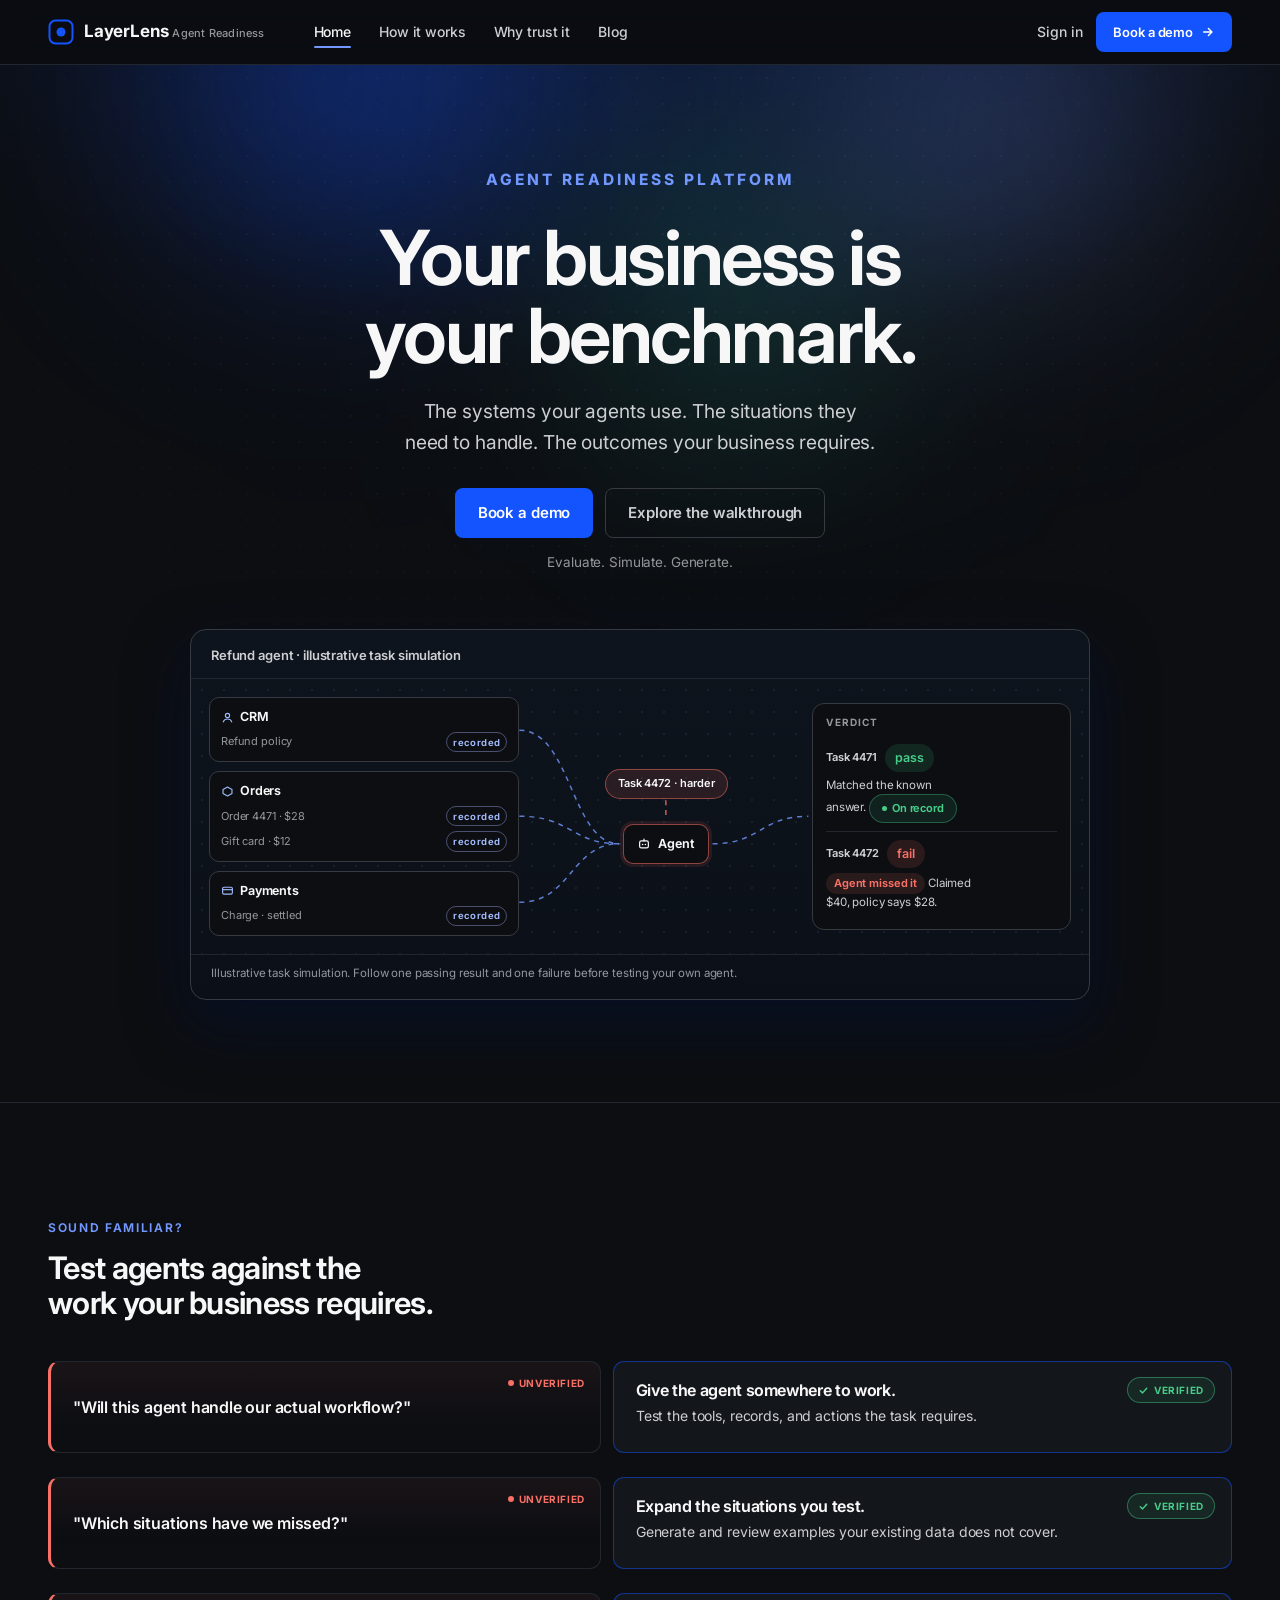
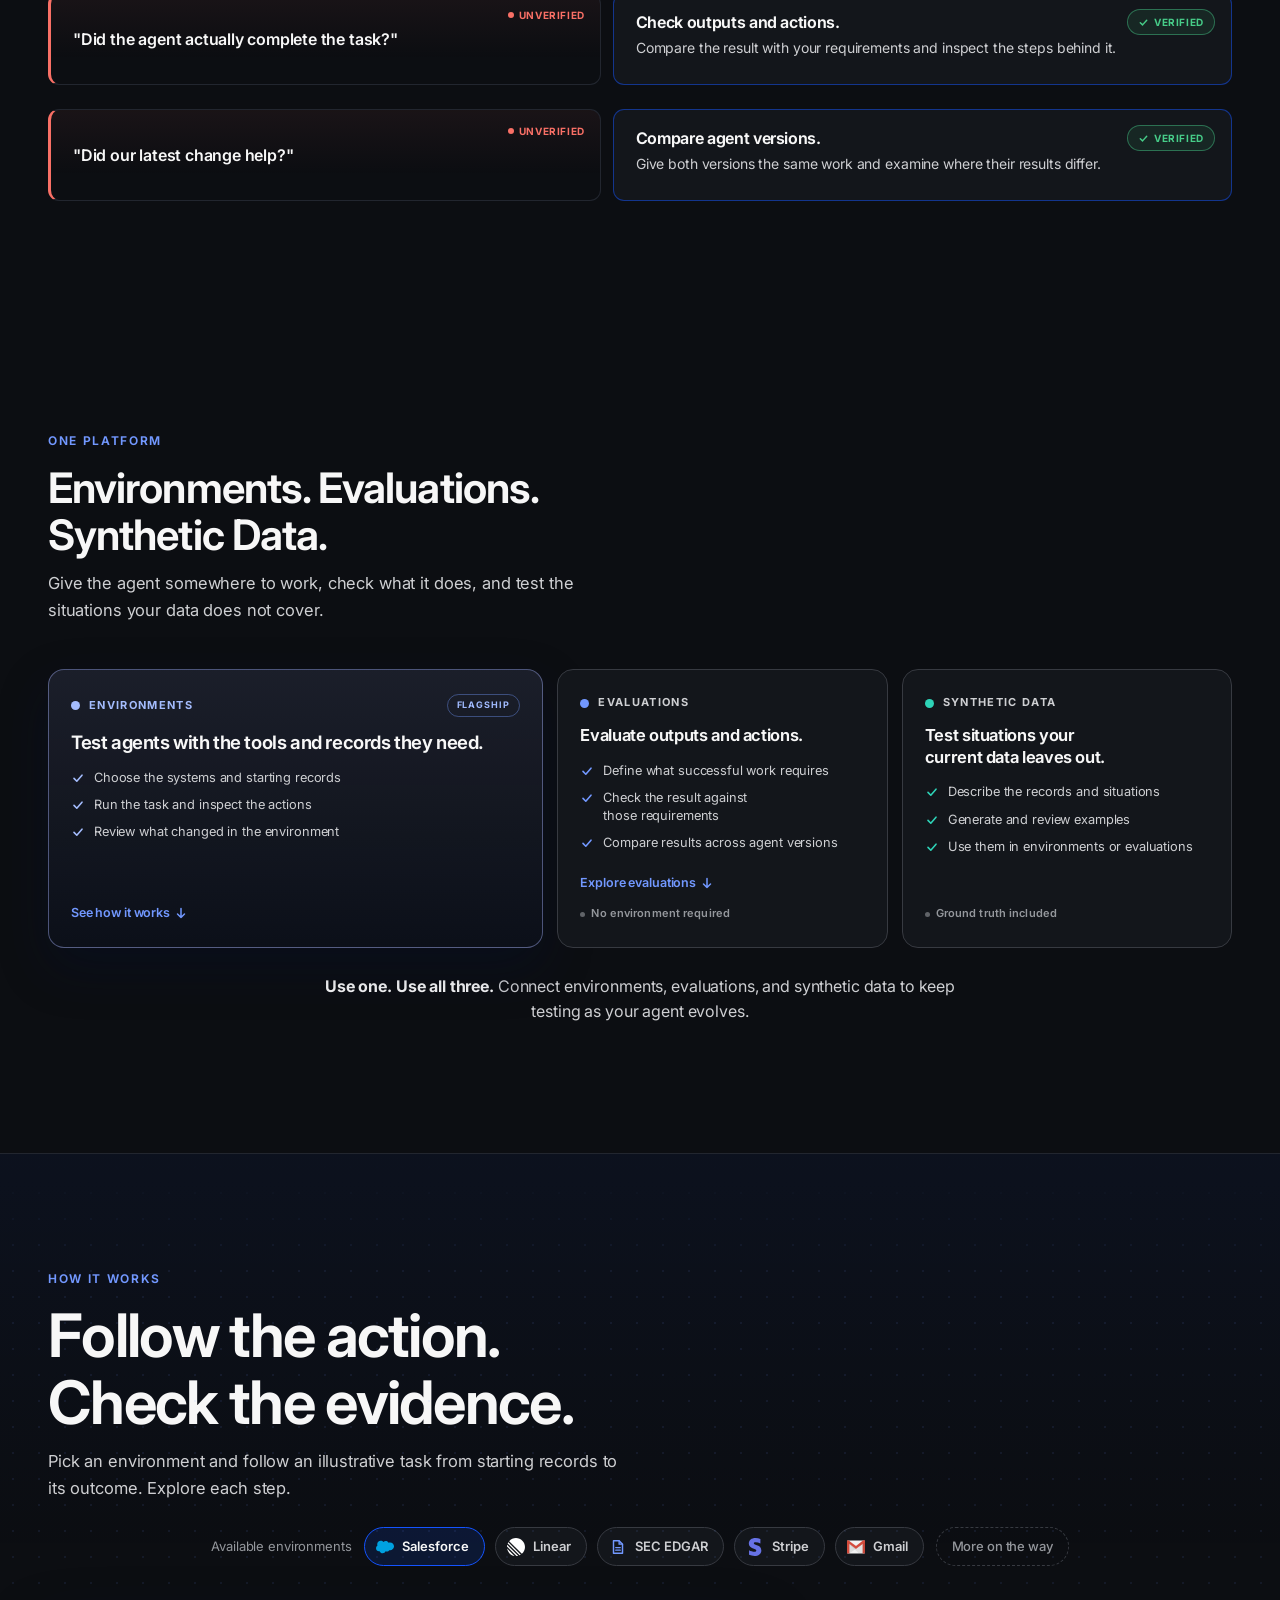
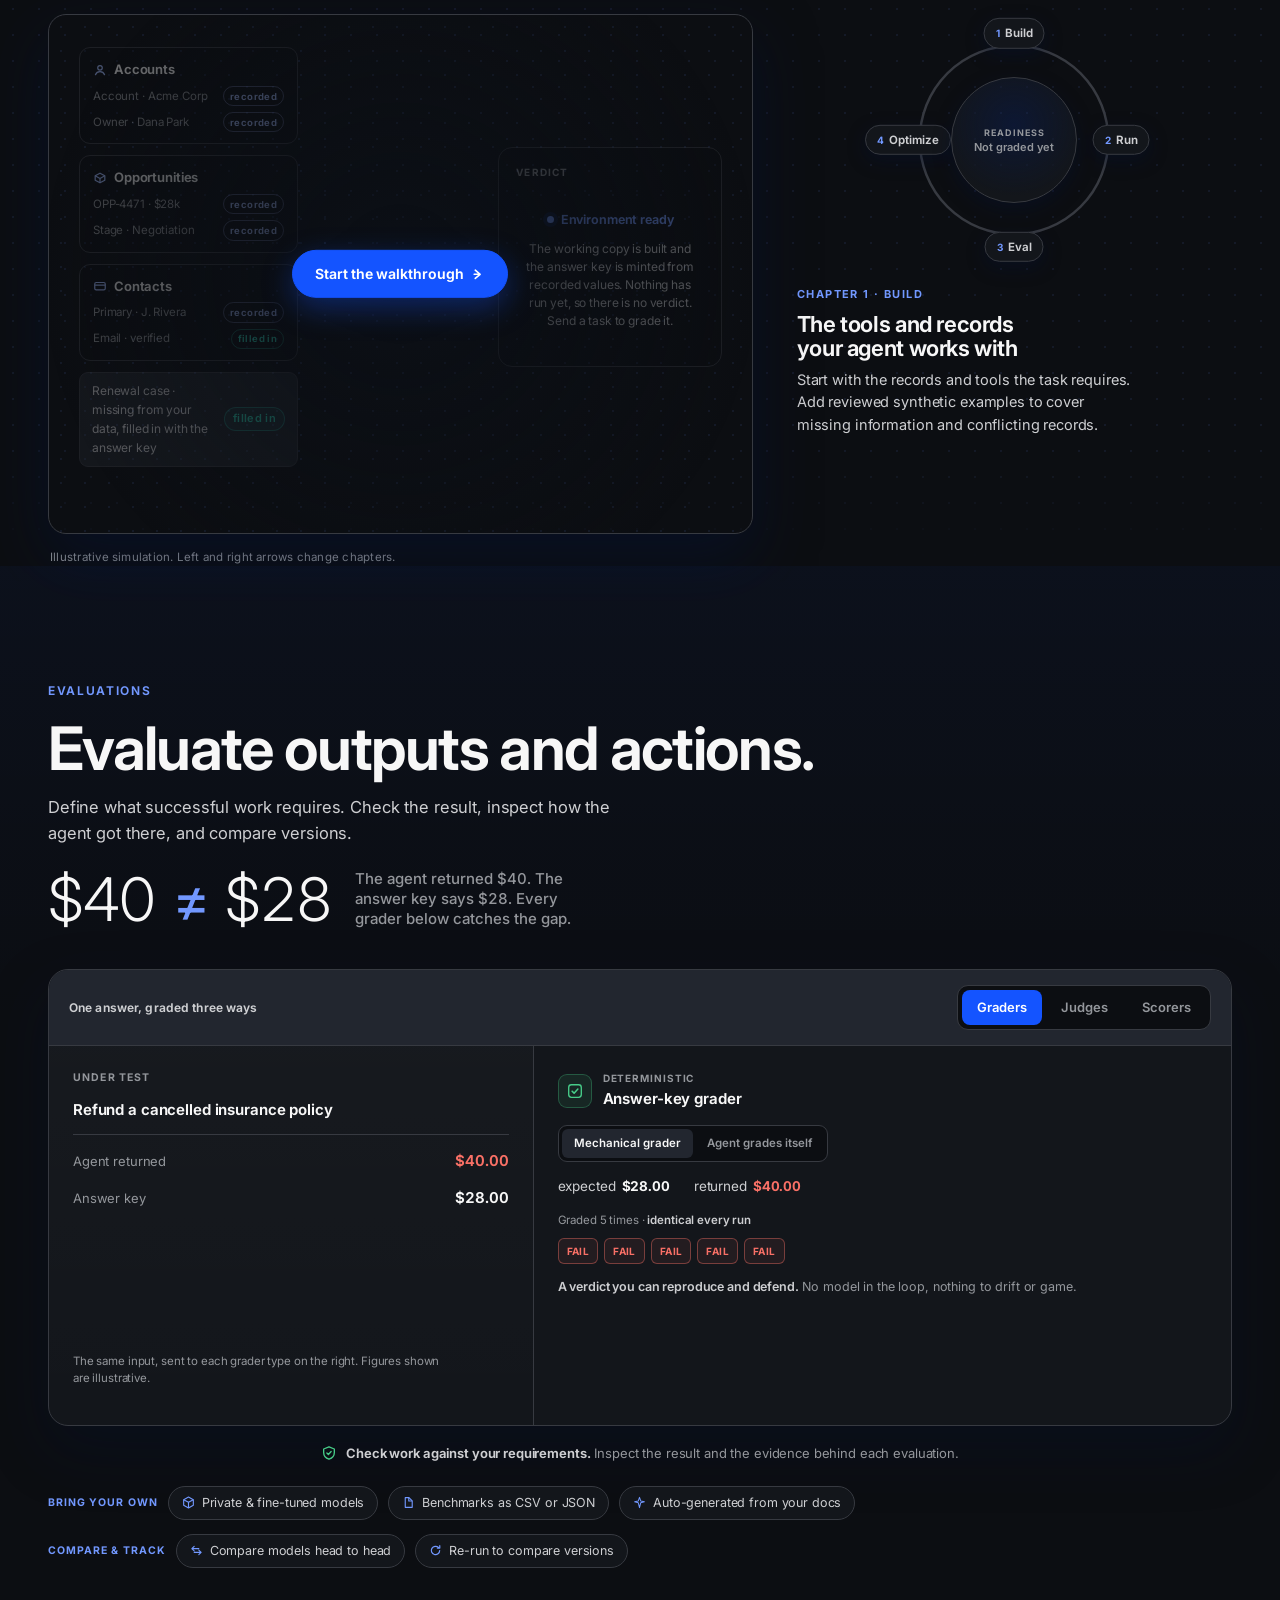
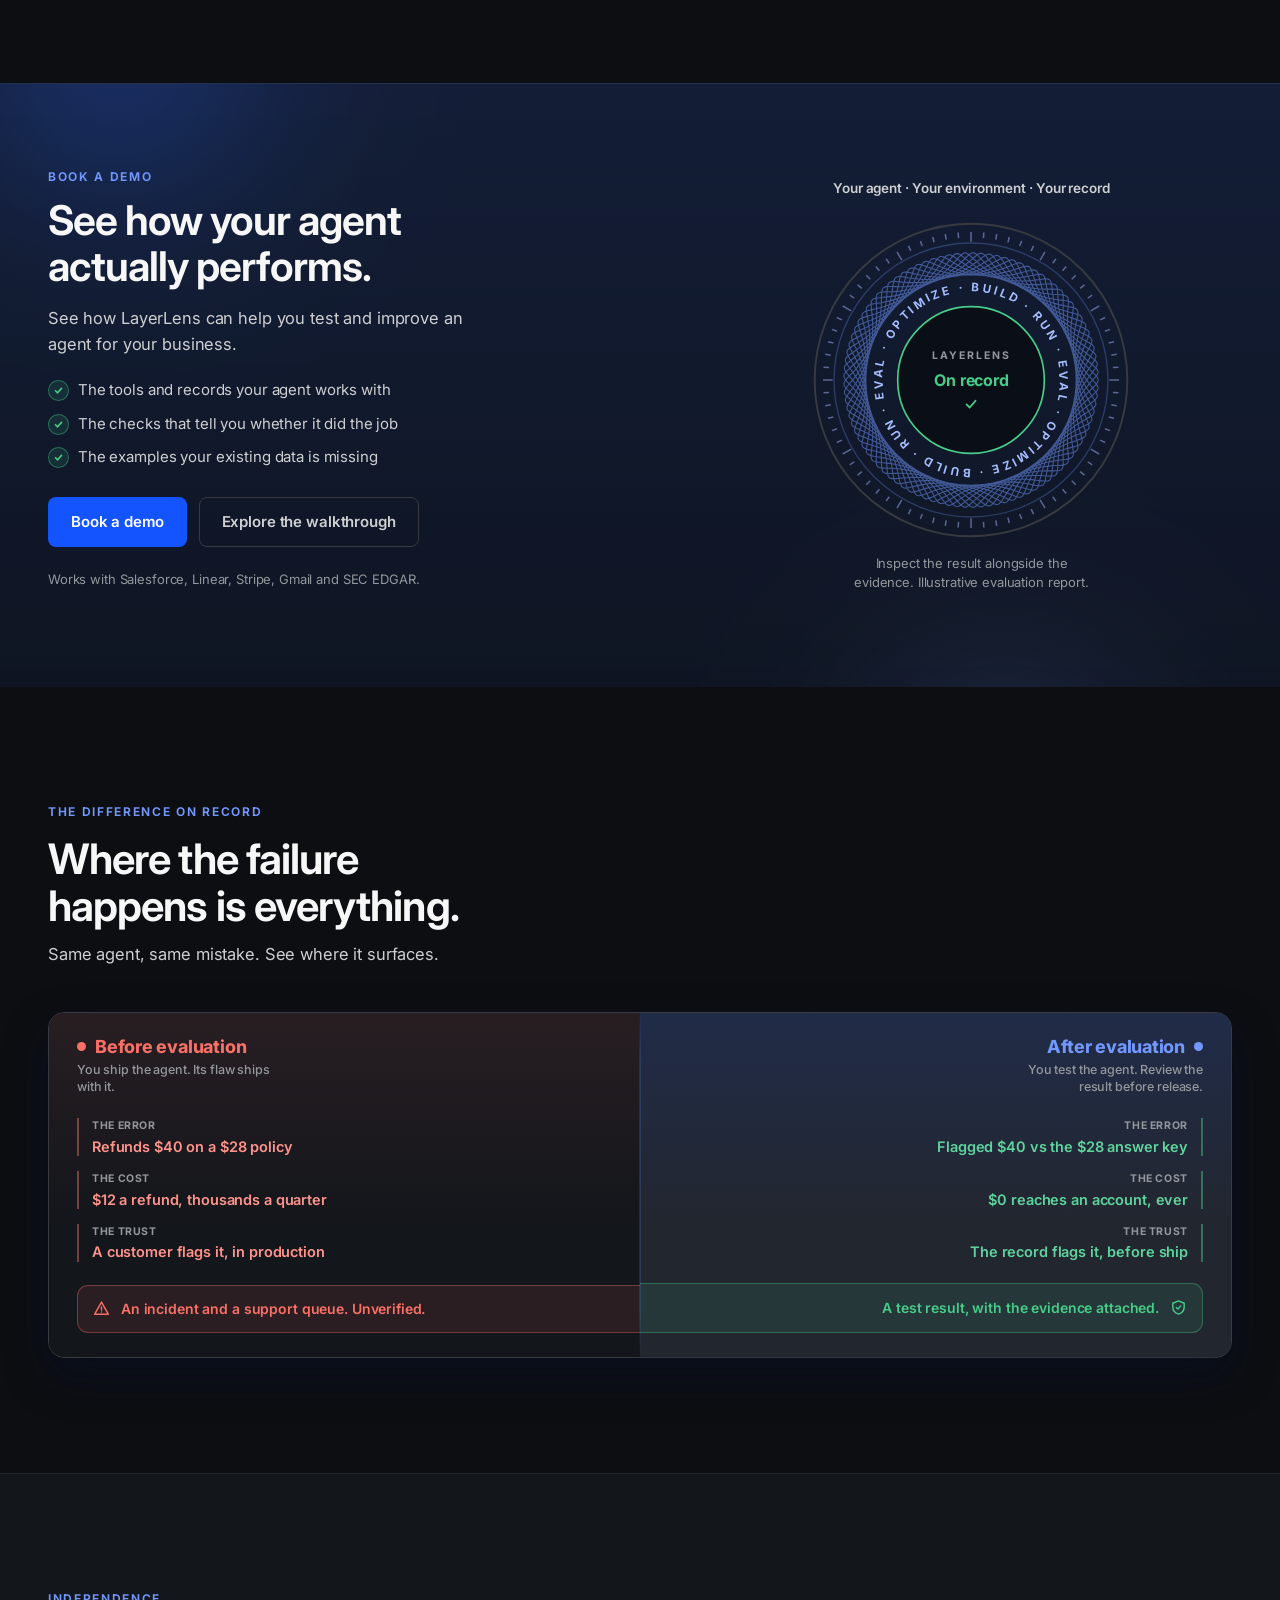
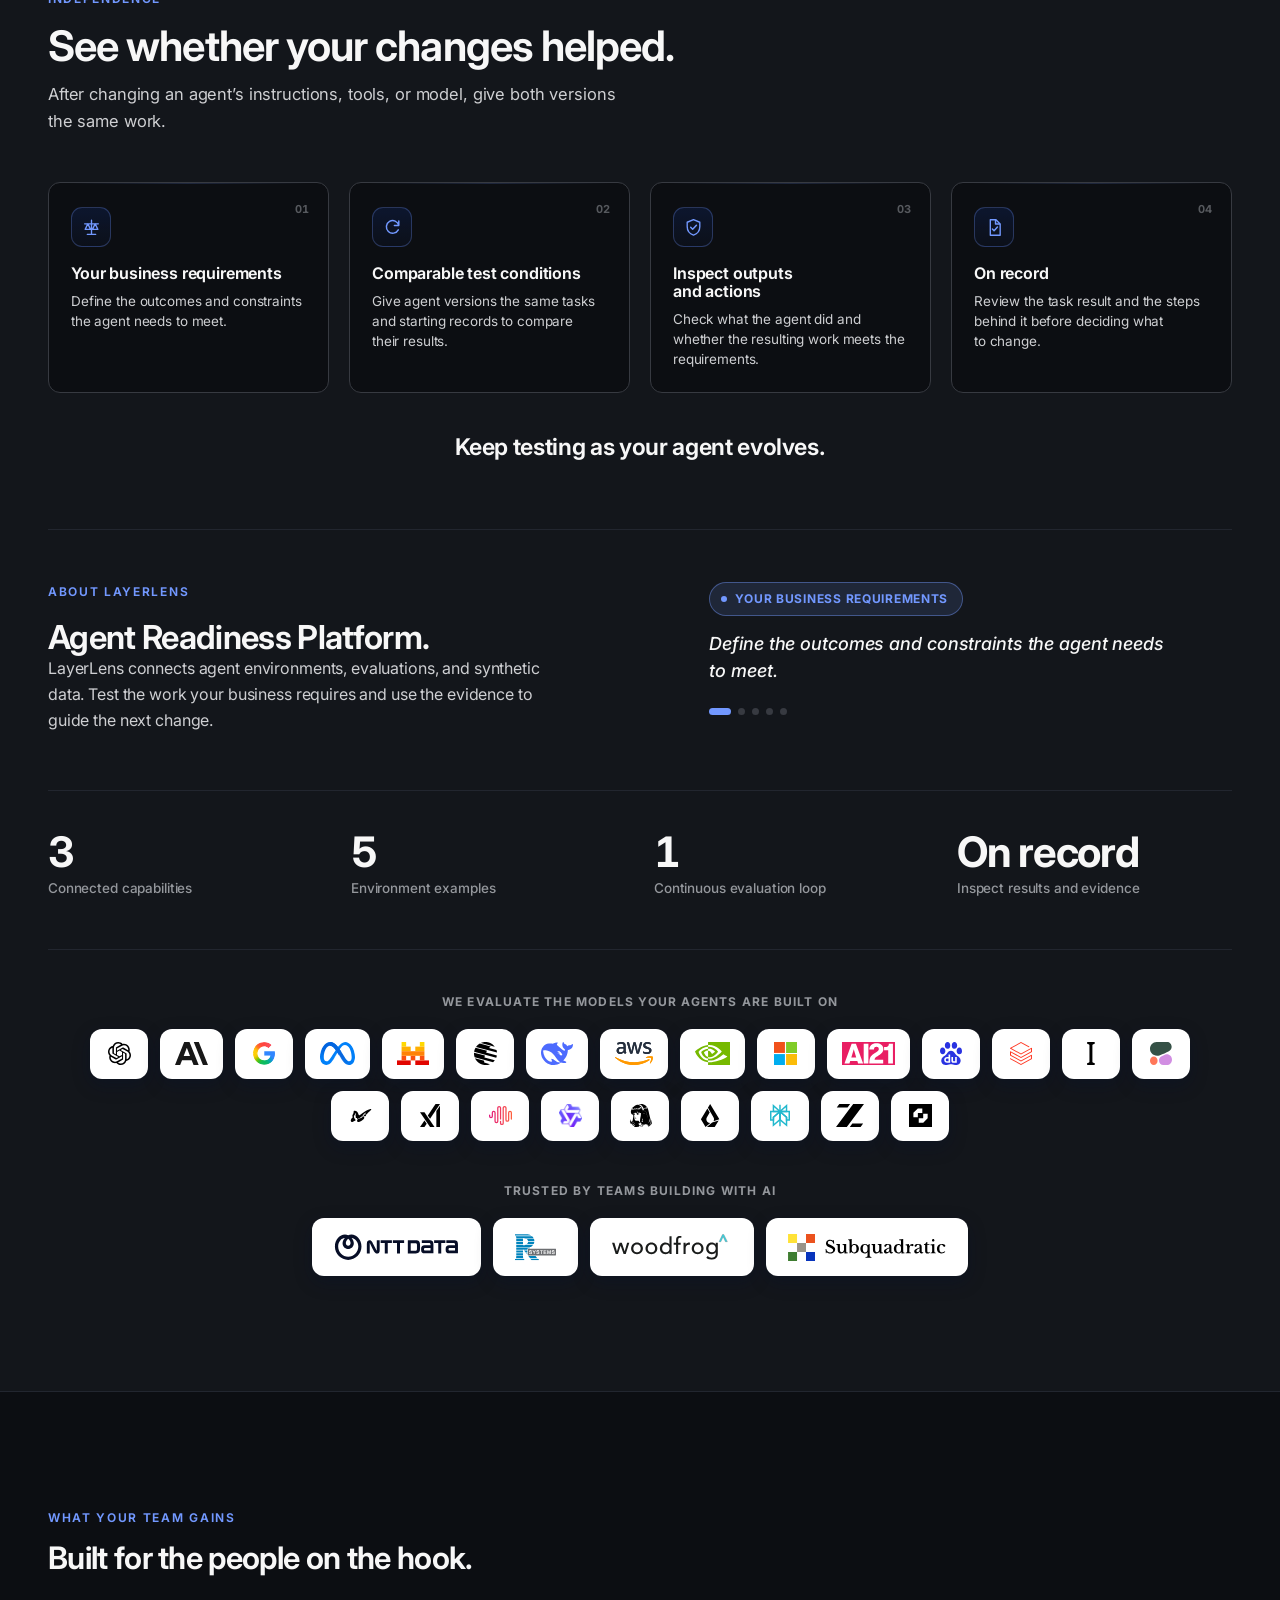
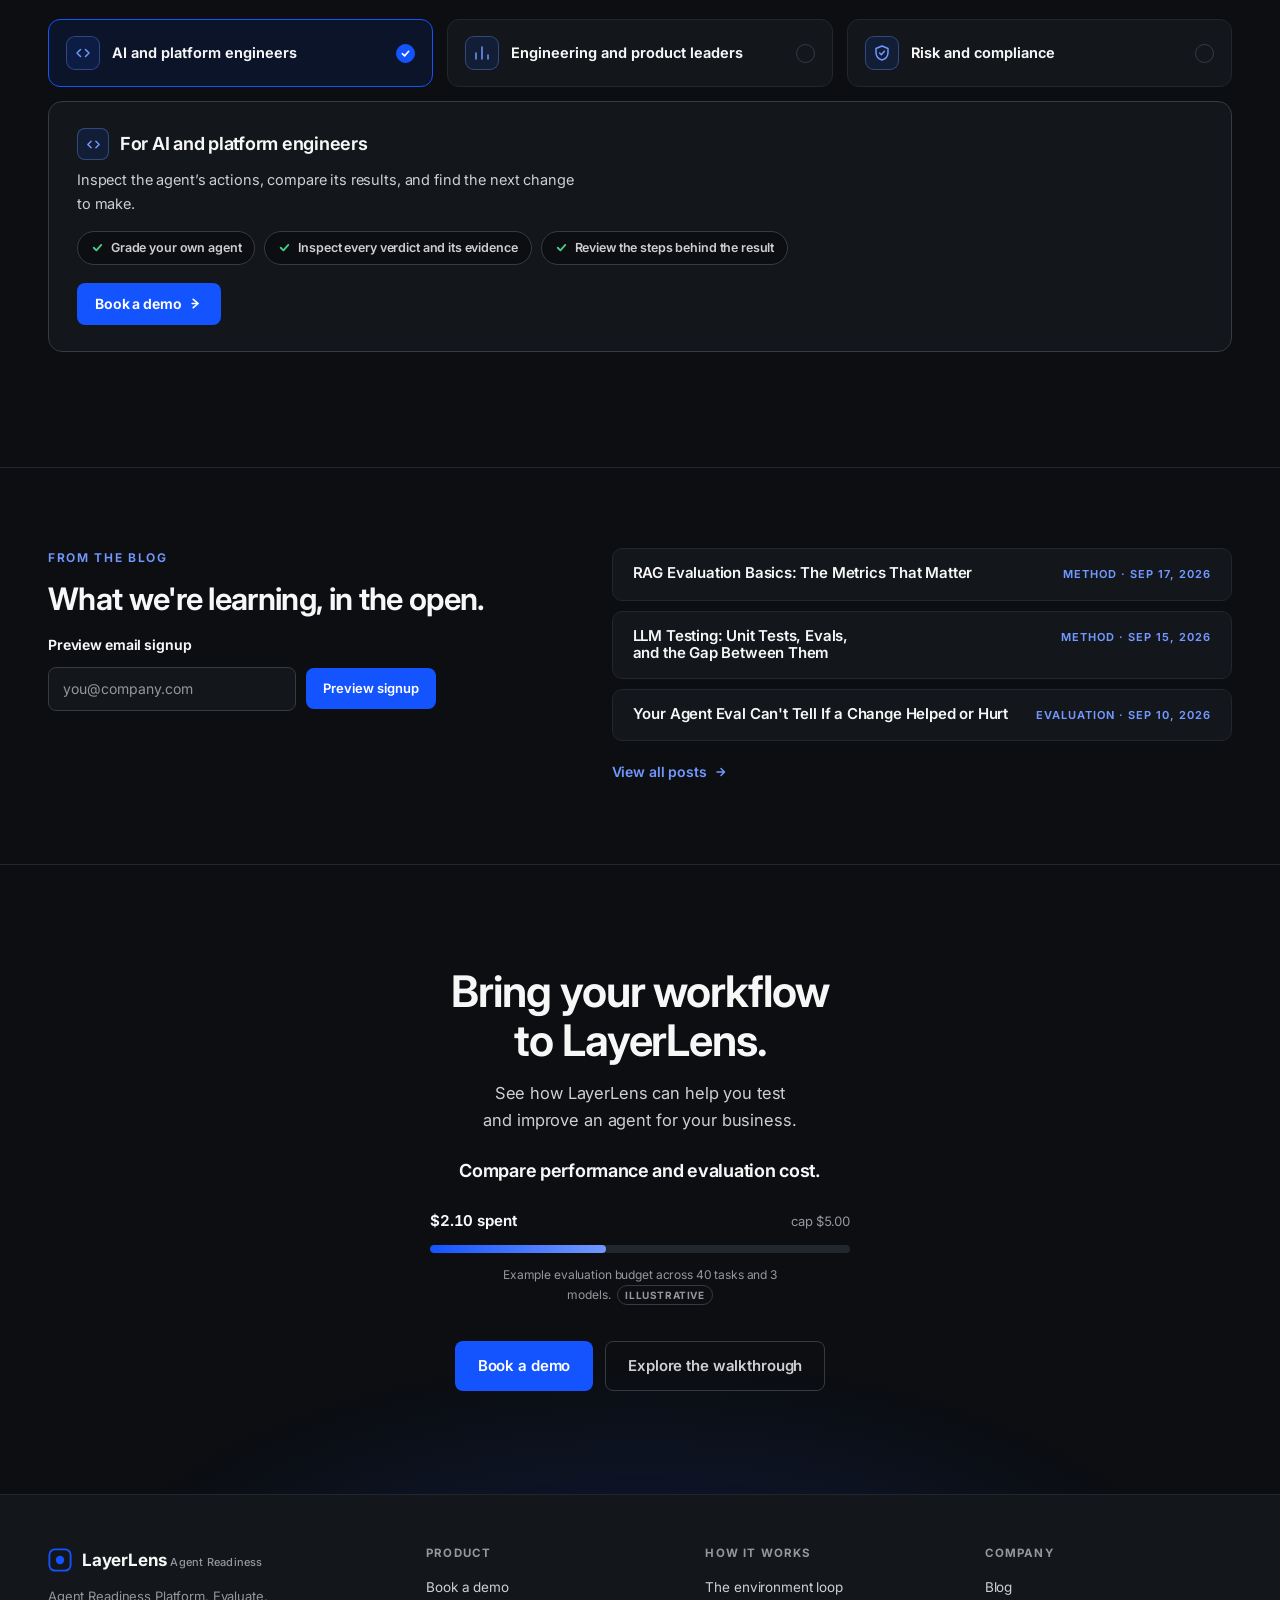
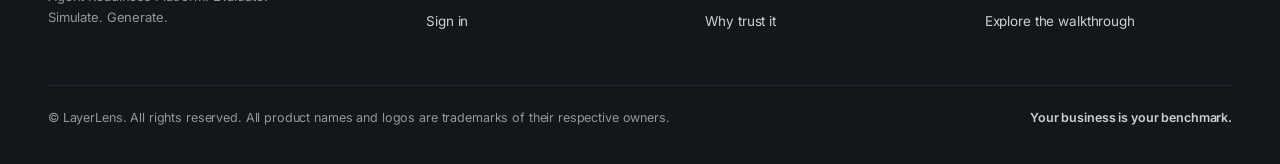
<file: redesign-copy/index.html>
<!DOCTYPE html>
<html lang="en">
<head>
<meta charset="utf-8">
<meta name="viewport" content="width=device-width, initial-scale=1">
<title>LayerLens · Agent Readiness Platform</title>
<meta name="description" content="Agent Readiness Platform. The systems your agents use. The situations they need to handle. The outcomes your business requires.">
<link rel="icon" href="logos/favicon.svg" type="image/svg+xml">
<link rel="canonical" href="https://jakemeany523.github.io/layerlens-website-review/redesign-copy/">
<meta property="og:type" content="website">
<meta property="og:site_name" content="LayerLens">
<meta property="og:url" content="https://jakemeany523.github.io/layerlens-website-review/redesign-copy/">
<meta property="og:title" content="LayerLens · Agent Readiness Platform">
<meta property="og:description" content="Agent Readiness Platform. The systems your agents use. The situations they need to handle. The outcomes your business requires.">
<meta property="og:image" content="https://jakemeany523.github.io/layerlens-website-review/redesign-copy/logos/og-home.png">
<meta property="og:image:width" content="1200">
<meta property="og:image:height" content="630">
<meta name="twitter:card" content="summary_large_image">
<meta name="twitter:title" content="LayerLens · Agent Readiness Platform">
<meta name="twitter:description" content="Agent Readiness Platform. The systems your agents use. The situations they need to handle. The outcomes your business requires.">
<meta name="twitter:image" content="https://jakemeany523.github.io/layerlens-website-review/redesign-copy/logos/og-home.png">
<script type="application/ld+json">{"@context":"https://schema.org","@type":"Organization","name":"LayerLens","url":"https://layerlens.ai","description":"LayerLens connects agent environments, evaluations, and synthetic data.","brand":{"@type":"Brand","name":"LayerLens","slogan":"Your business is your benchmark."}}</script>
<link rel="preconnect" href="https://fonts.googleapis.com">
<link rel="preconnect" href="https://fonts.gstatic.com" crossorigin>
<link rel="preload" as="style" href="https://fonts.googleapis.com/css2?family=Inter:wght@100..900&display=swap">
<link rel="stylesheet" href="https://fonts.googleapis.com/css2?family=Inter:wght@100..900&display=swap" media="print" onload="this.media='all'">
<noscript><link rel="stylesheet" href="https://fonts.googleapis.com/css2?family=Inter:wght@100..900&display=swap"></noscript>
<style>
/* ============================================================
   TOKENS
   ============================================================ */
:root{
  /* neutrals + accents aligned to Stratix v1 DS primitives (dark theme). token names unchanged. */
  --bg:#0c0e12;          /* DS bg-primary (dark) */
  --bg-deep:#041133;     /* DS color-brand-950 */
  --surface:#13161b;     /* DS bg-secondary (dark) */
  --surface-2:#22262f;   /* DS bg-tertiary (dark) */
  --line:#22262f;        /* DS border-secondary (dark) */
  --line-2:#373a41;      /* DS border-primary (dark) */
  --text:#f7f7f7;        /* DS text-primary (dark) */
  --text-2:#cecfd2;      /* DS text-secondary (dark) */
  --text-3:#94979c;      /* DS text-tertiary (dark) */
  --brand:#1454ff;       /* DS color-brand-500 */
  --brand-400:#4376ff;   /* DS color-brand-400 */
  --brand-2:#7298ff;     /* DS color-brand-300 */
  --brand-3:#a1bbff;     /* DS color-brand-200 */
  --env:#a4bcfd;         /* DS color-indigo-300 */
  --synth:#2ed3b7;       /* DS color-teal-400 */
  --ok:#47cd89;          /* DS color-success-400 */
  --warn:#fdb022;        /* DS color-warning-400 */
  --err:#f97066;         /* DS color-error-400 */
  --radius-sm:8px;

  /* motion grammar */
  --dur-feedback:120ms;
  --dur-rise:240ms;
  --dur-diagram:500ms;
  --ease-enter:cubic-bezier(.16,1,.3,1);
  --ease-stream:linear;
}
*{box-sizing:border-box}
html{scroll-behavior:smooth;scroll-padding-top:76px}
body{
  margin:0;background:var(--bg);color:var(--text);
  font-family:Inter,system-ui,-apple-system,"Segoe UI",Roboto,sans-serif;
  font-size:16px;line-height:1.6;letter-spacing:-0.008em;
  -webkit-font-smoothing:antialiased;text-rendering:optimizeLegibility;
}
h1,h2,h3,h4{margin:0;font-weight:650;line-height:1.12;letter-spacing:-0.022em}
/* consistent line-breaking: balance headings + short blocks, prevent widows in body copy */
h1,h2,h3,h4,.sec-h,.sec-sub,.xp-title,.xp-capline,.hgv-line,.p-pain p,.lead,.c-sub,.about-row blockquote{text-wrap:balance}
p,li{text-wrap:pretty}
p{margin:0 0 14px;color:var(--text-2)}
a{color:var(--brand-2);text-decoration:none}
a:hover{text-decoration:underline}
strong{color:var(--text);font-weight:600}
button{font:inherit;color:inherit;background:none;border:0;cursor:pointer}
:focus-visible{outline:2px solid var(--brand-2);outline-offset:2px;border-radius:4px}
.tnum{font-variant-numeric:tabular-nums}
.wrap{max-width:1280px;margin:0 auto;padding:0 clamp(24px,4vw,48px)}
.skip-link{position:absolute;left:-9999px;top:0;background:var(--brand);color:#fff;padding:10px 16px;border-radius:0 0 8px 0;z-index:200}
.skip-link:focus{left:0}
.vh{position:absolute;width:1px;height:1px;overflow:hidden;clip:rect(0 0 0 0);white-space:nowrap}

/* section rhythm */
section{padding:clamp(96px,9vw,132px) 0;position:relative;scroll-margin-top:80px}
.kicker{font-size:12px;font-weight:650;letter-spacing:.14em;text-transform:uppercase;color:var(--brand-2);margin:0 0 14px}
.sec-h{font-size:clamp(28px,3.4vw,42px);max-width:24ch;text-wrap:balance}
/* two-register type system: flagship demo sections read loud, support sections read quiet */
.sec-h.loud{font-size:clamp(38px,5.2vw,60px);letter-spacing:-0.028em}
.sec-h.quiet{font-size:clamp(24px,2.5vw,31px)}
.sec-sub{font-size:16.5px;max-width:58ch;margin-top:12px;color:var(--text-2);text-wrap:pretty}
/* one oversized numeric anchor per demo, Inter light, the section's first read */
.demo-figure{font-weight:300;font-variant-numeric:tabular-nums;letter-spacing:-0.04em;line-height:1;
  font-size:clamp(38px,5vw,60px);color:var(--text);margin:22px 0 0;display:flex;align-items:baseline;gap:.28em;flex-wrap:wrap}
.demo-figure .df-op{color:var(--brand-2);font-weight:400}
.demo-figure .df-b{color:var(--text)}
.demo-figure .df-cap{font-size:15px;font-weight:500;letter-spacing:normal;color:var(--text-3);align-self:center;margin-left:6px;max-width:22ch;line-height:1.35}

/* ORIENTATION beat: three ways to prove your AI, each stands alone, each compounds. Environments leads (flagship). */
/* Environments leads: a wider flagship column, evaluations and synthetic data beside it */
.cap-grid{display:grid;grid-template-columns:1.5fr 1fr 1fr;gap:14px;margin-top:46px;align-items:stretch}
.cap{display:flex;flex-direction:column;gap:13px;padding:24px 22px;border-radius:16px;border:1px solid var(--line-2);background:var(--surface);position:relative}
.cap-env{border-color:rgba(165,180,252,.42);background:linear-gradient(180deg,rgba(165,180,252,.10),rgba(20,84,255,.03));box-shadow:0 20px 50px rgba(4,17,51,.30)}
.cap-head{display:flex;align-items:center;gap:9px}
.cap-dot{width:9px;height:9px;border-radius:50%;flex:0 0 auto}
.cap-env .cap-dot{background:var(--env)}
.cap-eval .cap-dot{background:var(--brand-2)}
.cap-synth .cap-dot{background:var(--synth)}
.cap-k{font-size:11px;font-weight:700;letter-spacing:.12em;text-transform:uppercase;color:var(--text-2)}
.cap-env .cap-k{color:var(--env)}
.cap-flag{margin-left:auto;font-size:9px;font-weight:700;letter-spacing:.11em;text-transform:uppercase;color:var(--brand-3);border:1px solid rgba(114,152,255,.4);border-radius:999px;padding:3px 9px}
.cap-t{font-size:16.5px;font-weight:650;color:var(--text);line-height:1.32}
.cap-list{display:flex;flex-direction:column;gap:9px;margin:2px 0 0;padding:0}
.cap-list li{display:flex;gap:9px;font-size:12.8px;line-height:1.42;color:var(--text-2);list-style:none}
.cap-list li svg{width:14px;height:14px;flex:0 0 auto;margin-top:2px}
.cap-env .cap-list li svg{color:var(--env)}
.cap-eval .cap-list li svg{color:var(--brand-2)}
.cap-synth .cap-list li svg{color:var(--synth)}
.cap-foot{margin-top:auto;padding-top:8px;display:flex;align-items:center;gap:12px;flex-wrap:wrap}
.cap-link{font-size:12.5px;font-weight:600;color:var(--brand-2);text-decoration:none;display:inline-flex;align-items:center;gap:5px}
.cap-link svg{width:12px;height:12px;transition:transform .2s var(--ease-out)}
.cap-link:hover svg{transform:translateY(2px)}
.cap-chip{font-size:11px;font-weight:600;letter-spacing:.01em;color:var(--text-3);display:inline-flex;align-items:center;gap:6px}
.cap-chip::before{content:"";width:5px;height:5px;border-radius:50%;background:currentColor;opacity:.6}
.cap-note{margin-top:26px;font-size:16px;line-height:1.55;color:var(--text-2);text-align:center;max-width:64ch;margin-left:auto;margin-right:auto}
.cap-note b{color:var(--text);font-weight:700}
.cap-env .cap-t{font-size:18.5px}
/* the three land in sequence on scroll, environment first */
html.anim .cap-grid>.cap{opacity:0;transform:translateY(14px)}
html.anim .cap-grid.play>.cap{opacity:1;transform:none;transition:opacity .55s var(--ease-enter),transform .55s var(--ease-enter)}
html.anim .cap-grid.play>.cap:nth-child(2){transition-delay:.12s}
html.anim .cap-grid.play>.cap:nth-child(3){transition-delay:.24s}
html.anim .cap-note{opacity:0}
html.anim .cap-grid.play~.cap-note,html.anim .cap-note.play{opacity:1;transition:opacity .5s var(--ease-enter) .4s}
@media (max-width:860px){
  .cap-grid{grid-template-columns:1fr;gap:11px}
}
/* EVALUATIONS: grade one answer three ways, live and interactive (segmented control drives the verdict) */
.eval-sec{background:linear-gradient(180deg,rgba(20,84,255,.045),transparent 46%)}
.eg{margin-top:40px;border:1px solid var(--line-2);border-radius:20px;background:var(--surface);overflow:hidden;box-shadow:0 24px 60px rgba(4,17,51,.28)}
.eg-top{display:flex;align-items:center;justify-content:space-between;gap:16px;padding:15px 20px;border-bottom:1px solid var(--line-2);background:var(--surface-2);flex-wrap:wrap}
.eg-label{font-size:12px;font-weight:650;letter-spacing:.01em;color:var(--text-2)}
.eg-tabs{display:inline-flex;gap:4px;padding:4px;border-radius:11px;background:var(--bg);border:1px solid var(--line-2)}
.eg-tab{appearance:none;border:0;background:transparent;color:var(--text-3);font:inherit;font-size:13px;font-weight:600;padding:7px 15px;border-radius:8px;cursor:pointer;transition:color .18s var(--ease-out),background .18s var(--ease-out)}
.eg-tab:hover{color:var(--text-2)}
.eg-tab[aria-selected="true"]{background:var(--brand);color:#fff}
.eg-body{display:grid;grid-template-columns:.82fr 1.18fr;min-height:296px}
.eg-input{padding:24px;border-right:1px solid var(--line-2);display:flex;flex-direction:column;gap:13px;background:linear-gradient(180deg,rgba(255,255,255,.015),transparent)}
.eg-in-k{font-size:10.5px;font-weight:700;letter-spacing:.11em;text-transform:uppercase;color:var(--text-3)}
.eg-in-task{font-size:15px;font-weight:650;color:var(--text);line-height:1.35}
.eg-in-sep{height:1px;background:var(--line-2);margin:1px 0}
.eg-in-row{display:flex;align-items:center;justify-content:space-between;gap:12px;font-size:13px;color:var(--text-3)}
.eg-in-row b{font-size:15px;font-weight:650;font-variant-numeric:tabular-nums}
.eg-in-row.got b{color:var(--err)}
.eg-in-row.key b{color:var(--text)}
.eg-in-note{margin-top:auto;font-size:11.5px;color:var(--text-3);line-height:1.45}
.eg-verdict{padding:24px;display:grid;align-content:start}
/* inactive views are visibility:hidden so their focusable controls leave the tab order (delayed to let the fade finish) */
.eg-view{grid-area:1/1;display:flex;flex-direction:column;gap:14px;opacity:0;visibility:hidden;transform:translateY(8px);pointer-events:none;transition:opacity .3s var(--ease-out),transform .3s var(--ease-out),visibility 0s .3s}
.eg-view.on{opacity:1;visibility:visible;transform:none;pointer-events:auto;transition:opacity .3s var(--ease-out),transform .3s var(--ease-out),visibility 0s}
.eg-vhead{display:flex;align-items:center;gap:11px}
.eg-vic{width:34px;height:34px;border-radius:9px;display:flex;align-items:center;justify-content:center;flex:0 0 auto}
.eg-vic svg{width:18px;height:18px}
.eg-vmeta{display:flex;flex-direction:column;gap:1px}
.eg-vtag{font-size:10px;font-weight:700;letter-spacing:.09em;text-transform:uppercase;color:var(--text-3)}
.eg-vname{font-size:15px;font-weight:650;color:var(--text)}
.eg-fine{font-size:12.5px;color:var(--text-3);line-height:1.5;margin-top:auto}
.eg-fine b{color:var(--text-2);font-weight:600}
/* grader view */
.eg-grader .eg-vic{color:var(--ok);background:rgba(71,205,137,.09);border:1px solid rgba(71,205,137,.3)}
.eg-cmp{display:flex;align-items:center;gap:12px;font-size:13.5px;color:var(--text-2);font-variant-numeric:tabular-nums;flex-wrap:wrap}
.eg-cmp .cmv{display:inline-flex;align-items:center;gap:6px}
.eg-cmp .cmv b{color:var(--text)}
.eg-cmp .cmv.bad b{color:var(--err)}
.eg-cmp .arw{color:var(--text-3)}
.eg-stamp{display:inline-flex;align-items:center;gap:9px;align-self:flex-start;padding:9px 16px;border-radius:10px;border:1.5px solid var(--err);color:var(--err);font-size:15px;font-weight:750;letter-spacing:.05em}
.eg-stamp svg{width:16px;height:16px}
html.anim .eg-view.on .eg-stamp{animation:egStamp .5s var(--ease-out) both}
@keyframes egStamp{0%{opacity:0;transform:scale(1.28) rotate(-4deg)}60%{opacity:1;transform:scale(.96) rotate(-1deg)}100%{transform:scale(1) rotate(-1.5deg)}}
/* judge view */
.eg-judge .eg-vic{color:var(--brand-2);background:rgba(20,84,255,.09);border:1px solid rgba(114,152,255,.32)}
.eg-rubric{display:flex;flex-direction:column;gap:10px}
.eg-crit{display:flex;align-items:center;gap:10px;font-size:13px;color:var(--text-2)}
.eg-crit .cic{width:19px;height:19px;border-radius:50%;display:flex;align-items:center;justify-content:center;flex:0 0 auto}
.eg-crit .cic svg{width:11px;height:11px}
.eg-crit.pass .cic{color:var(--ok);background:rgba(71,205,137,.13)}
.eg-crit.fail .cic{color:var(--err);background:rgba(249,112,102,.13)}
html.anim .eg-view.on .eg-crit{animation:egCrit .42s var(--ease-out) both}
html.anim .eg-view.on .eg-crit:nth-child(2){animation-delay:.09s}
html.anim .eg-view.on .eg-crit:nth-child(3){animation-delay:.18s}
@keyframes egCrit{from{opacity:0;transform:translateX(-7px)}to{opacity:1;transform:none}}
.eg-verdict-pill{align-self:flex-start;font-size:12.5px;font-weight:650;color:var(--err);border:1px solid rgba(249,112,102,.4);border-radius:8px;padding:5px 12px}
.eg-scorer .eg-vic{color:var(--env);background:rgba(165,180,252,.09);border:1px solid rgba(165,180,252,.32)}
/* shared With/Without lever + swap-in states (each tab sells the benefit) */
.eg-verdict{min-height:224px}
.eg-tog{display:inline-flex;gap:2px;padding:3px;border-radius:9px;background:var(--bg);border:1px solid var(--line-2);align-self:flex-start}
.eg-tog-btn{appearance:none;border:0;background:transparent;color:var(--text-3);font:inherit;font-size:11.5px;font-weight:600;padding:5px 12px;border-radius:6px;cursor:pointer;transition:color .16s var(--ease-out),background .16s var(--ease-out)}
.eg-tog-btn:hover{color:var(--text-2)}
.eg-tog-btn[aria-pressed="true"]{background:var(--surface-2);color:var(--text)}
.eg-st{display:flex;flex-direction:column;gap:14px}
.eg-st[hidden]{display:none}
/* grader: determinism shown as a strip of repeated-run verdicts */
.gr-runs{display:flex;flex-direction:column;gap:8px}
.gr-runlabel{font-size:11.5px;color:var(--text-3)}
.gr-runlabel b{color:var(--text-2);font-weight:600}
.gr-chips{display:flex;gap:6px;flex-wrap:wrap}
.gr-chip{font-size:10px;font-weight:700;letter-spacing:.04em;padding:4px 8px;border-radius:6px;border:1px solid var(--line-2);color:var(--text-3)}
.gr-chip.fail{color:var(--err);border-color:rgba(249,112,102,.4);background:rgba(249,112,102,.07)}
.gr-chip.pass{color:var(--ok);border-color:rgba(71,205,137,.4);background:rgba(71,205,137,.07)}
html.anim .eg-view.on .eg-st:not([hidden]) .gr-chip{animation:egPop .24s var(--ease-out) both}
html.anim .eg-view.on .eg-st:not([hidden]) .gr-chip:nth-child(2){animation-delay:.05s}
html.anim .eg-view.on .eg-st:not([hidden]) .gr-chip:nth-child(3){animation-delay:.1s}
html.anim .eg-view.on .eg-st:not([hidden]) .gr-chip:nth-child(4){animation-delay:.15s}
html.anim .eg-view.on .eg-st:not([hidden]) .gr-chip:nth-child(5){animation-delay:.2s}
/* judge: agreement-with-your-team meter */
.jd-agree{display:flex;flex-direction:column;gap:6px}
.jd-arow{display:flex;align-items:baseline;justify-content:space-between;font-size:12px;color:var(--text-3)}
.jd-arow b{font-size:15px;font-weight:700;color:var(--text);font-variant-numeric:tabular-nums}
.jd-atrack{height:6px;border-radius:3px;background:var(--surface-2);overflow:hidden}
.jd-abar{height:100%;border-radius:3px;background:linear-gradient(90deg,var(--brand-2),var(--brand-3));transform-origin:left;transform:scaleX(var(--v,1))}
html.anim .eg-view.on .eg-st:not([hidden]) .jd-abar{animation:egFill .8s var(--ease-out) both}
@keyframes egFill{from{transform:scaleX(0)}to{transform:scaleX(var(--v,1))}}
.eg-verdict-pill.ok{color:var(--ok);border-color:rgba(71,205,137,.4)}
.eg-verdict-pill.warn{color:var(--warn);border-color:rgba(253,176,34,.4)}
/* scorer: LLM-rubric 0 to 5 pip meters vs the bare pass/fail bit */
.sc2-rows{display:flex;flex-direction:column;gap:11px}
.sc2-row{display:grid;grid-template-columns:100px 1fr 30px;align-items:center;gap:13px;font-size:12px}
.sc2-lbl{color:var(--text-2)}
.sc2-pips{display:flex;gap:5px}
.sc2-pip{width:22px;height:6px;border-radius:2px;background:var(--surface-2)}
.sc2-pip.f{background:var(--env)}
.sc2-row.lo .sc2-pip.f{background:var(--warn)}
.sc2-row.hi .sc2-pip.f{background:var(--ok)}
.sc2-row b{text-align:right;font-size:12.5px;font-weight:650;color:var(--text);font-variant-numeric:tabular-nums}
.sc2-row.lo b{color:var(--warn)}
html.anim .eg-view.on .eg-st:not([hidden]) .sc2-pip.f{animation:egPop .28s var(--ease-out) both}
html.anim .eg-view.on .eg-st:not([hidden]) .sc2-row:nth-child(2) .sc2-pip.f{animation-delay:.06s}
html.anim .eg-view.on .eg-st:not([hidden]) .sc2-row:nth-child(3) .sc2-pip.f{animation-delay:.12s}
.sc2-bitpill{display:inline-flex;align-items:center;gap:9px;align-self:flex-start;padding:9px 16px;border-radius:10px;border:1.5px solid var(--err);color:var(--err);font-size:15px;font-weight:750;letter-spacing:.05em}
.sc2-bitpill svg{width:16px;height:16px}
.sc2-bitnote{font-size:12.5px;color:var(--text-3);line-height:1.5}
@keyframes egPop{from{opacity:0;transform:scale(.55)}to{opacity:1;transform:none}}
/* capability chips (compact, bring-your-own + optimize, minimal reading) */
.eg-chips{display:flex;flex-wrap:wrap;gap:14px 26px;margin-top:24px}
.egc-group{display:flex;align-items:center;gap:10px;flex-wrap:wrap}
.egc-k{font-size:10.5px;font-weight:700;letter-spacing:.1em;text-transform:uppercase;color:var(--brand-2)}
.egc{display:inline-flex;align-items:center;gap:7px;font-size:12.5px;color:var(--text-2);border:1px solid var(--line-2);border-radius:999px;padding:6px 13px;background:var(--surface)}
.egc svg{width:13px;height:13px;color:var(--brand-2);flex:0 0 auto}
.eg-trustline{margin-top:18px;display:flex;align-items:center;justify-content:center;gap:9px;font-size:13px;line-height:1.4;color:var(--text-3);text-align:center}
.eg-trustline svg{width:16px;height:16px;color:var(--ok);flex:0 0 auto}
.eg-trustline b{color:var(--text-2);font-weight:650}
@media (max-width:760px){
  .eg-body{grid-template-columns:1fr}
  .eg-input{border-right:0;border-bottom:1px solid var(--line-2)}
  .eg-trustline{text-align:left;align-items:flex-start}
}
.note-ill{font-size:12px;color:var(--text-3);letter-spacing:.02em}
/* illustrative marker: figures on this page are examples, not customer results */
.ill-tag{display:inline-block;font-size:10px;font-weight:700;letter-spacing:.06em;text-transform:uppercase;color:var(--text-3);border:1px solid var(--line-2);border-radius:99px;padding:1px 7px;white-space:nowrap;vertical-align:middle;margin-left:7px}

/* dot-grid canvas substrate */
.dotgrid{background-image:radial-gradient(rgba(114,152,255,.09) 1px, transparent 1.4px);background-size:26px 26px}

/* buttons */
.btn{display:inline-flex;align-items:center;gap:8px;font-size:15px;font-weight:600;padding:12px 22px;border-radius:var(--radius-sm);
  background:var(--brand);color:#fff;border:1px solid transparent;transition:background var(--dur-feedback) var(--ease-enter),transform var(--dur-feedback) var(--ease-enter);text-decoration:none}
.btn:hover{background:var(--brand-400);text-decoration:none}
.btn:active{transform:scale(.985)}
.btn.ghost{background:transparent;border-color:var(--line-2);color:var(--text-2)}
.btn.ghost:hover{background:var(--surface-2);color:var(--text)}
.btn.sm{font-size:13px;padding:9px 16px}
.textlink{font-weight:600;font-size:14px}

/* pills and chips */
.verdict{display:inline-flex;align-items:center;gap:6px;font-size:12.5px;font-weight:600;padding:4px 10px;border-radius:999px;letter-spacing:0}
.v-ok{background:rgba(71,205,137,.13);color:var(--ok)}
.v-warn{background:rgba(253,176,34,.13);color:var(--warn)}
.v-err{background:rgba(249,112,102,.13);color:var(--err)}
.origin{display:inline-flex;align-items:center;gap:5px;font-size:11px;font-weight:600;letter-spacing:.03em;padding:2px 8px;border-radius:999px;border:1px solid;white-space:nowrap}
.o-rec{color:var(--env);border-color:rgba(165,180,252,.4);background:rgba(165,180,252,.08)}
.o-fil{color:var(--synth);border-color:rgba(45,212,191,.4);background:rgba(45,212,191,.08)}

/* ============================================================
   RISE (content entering the page; fires once)
   ============================================================ */
html.anim .rise{opacity:0;transform:translateY(12px)}
html.anim .rise.in{opacity:1;transform:none;transition:opacity var(--dur-rise) var(--ease-enter),transform var(--dur-rise) var(--ease-enter)}
html.anim .rise.in[data-d="1"]{transition-delay:50ms}
html.anim .rise.in[data-d="2"]{transition-delay:100ms}
html.anim .rise.in[data-d="3"]{transition-delay:150ms}
html.anim .rise.in[data-d="4"]{transition-delay:200ms}
html.anim .rise.in[data-d="5"]{transition-delay:250ms}

/* stamp (a grader deciding) */
html.anim .stamp{opacity:0}
html.anim .live .stamp,html.anim .stamp.go{animation:stamp 240ms var(--ease-enter) both}
@keyframes stamp{0%{opacity:0;transform:scale(1.15)}100%{opacity:1;transform:scale(1)}}

/* fill (a run executing) */
.meter{height:6px;background:var(--line);border-radius:99px;overflow:hidden}
.meter>i{display:block;height:100%;background:linear-gradient(90deg,var(--brand),var(--brand-2));border-radius:99px;width:var(--w,100%)}
html.anim .fillable .meter>i{width:0}
html.anim .fillable.live .meter>i{transition:width 900ms var(--ease-stream);width:var(--w,100%)}

/* stream keyframe (data moving; finite cycles, then rests) */
@keyframes flow{to{stroke-dashoffset:-10}}

/* ============================================================
   HEADER
   ============================================================ */
.top{position:sticky;top:0;z-index:100;background:rgba(10,13,18,.82);backdrop-filter:blur(12px) saturate(1.4);-webkit-backdrop-filter:blur(12px) saturate(1.4);border-bottom:1px solid var(--line);transition:background .3s var(--ease-enter),border-color .3s var(--ease-enter)}
.top.scrolled{background:rgba(9,12,17,.95);border-bottom-color:rgba(114,152,255,.24)}
.top .wrap{display:flex;align-items:center;gap:28px;height:64px;transition:height .3s var(--ease-enter)}
.top.scrolled .wrap{height:56px}
.scroll-progress{position:absolute;left:0;right:0;bottom:-1px;height:2px;pointer-events:none;overflow:hidden}
.scroll-progress span{display:block;height:100%;width:var(--sp,0%);background:linear-gradient(90deg,var(--brand),var(--brand-2),var(--brand-3));box-shadow:0 0 10px rgba(20,84,255,.6)}
.logo{display:flex;align-items:center;gap:10px;font-weight:700;font-size:17px;letter-spacing:-0.01em;color:var(--text)}
.logo:hover{text-decoration:none}
.logo svg{flex:0 0 auto;transition:transform var(--dur-rise) var(--ease-enter)}
.logo:hover svg{transform:rotate(-8deg) scale(1.06)}
.logo .by{font-size:11px;font-weight:500;color:var(--text-3);letter-spacing:.02em;margin-top:3px}
nav.main{display:flex;gap:2px;margin-left:8px}
nav.main a{position:relative;font-size:14px;font-weight:500;color:var(--text-2);padding:8px 13px;border-radius:8px;transition:color .2s var(--ease-enter)}
nav.main a::after{content:"";position:absolute;left:13px;right:13px;bottom:3px;height:2px;border-radius:2px;background:var(--brand-2);transform:scaleX(0);transform-origin:left center;transition:transform .24s var(--ease-enter)}
nav.main a:hover{color:var(--text);text-decoration:none}
nav.main a:hover::after,nav.main a.active::after{transform:scaleX(1)}
nav.main a.active{color:var(--text)}
.top .cta{margin-left:auto;display:flex;align-items:center;gap:14px}
.top .cta .btn{white-space:nowrap;transition:transform var(--dur-feedback) var(--ease-enter),box-shadow var(--dur-rise) var(--ease-enter)}
.top .cta .btn:hover{transform:translateY(-1px);box-shadow:0 8px 22px rgba(20,84,255,.45)}
.top .cta .btn svg{transition:transform var(--dur-rise) var(--ease-enter)}
.top .cta .btn:hover svg{transform:translateX(3px)}
.top .signin{font-size:14px;font-weight:500;color:var(--text-2)}
.top .signin:hover{color:var(--text)}
.menu-btn{display:none;padding:8px;border-radius:8px;color:var(--text-2)}
.menu-btn:hover{background:var(--surface-2);color:var(--text)}
.mobile-nav{display:none}

/* ============================================================
   HERO BAND: seal (swappable visual slot) + the concrete instance
   ============================================================ */
.hero{padding:clamp(80px,8vw,116px) 0 clamp(84px,8vw,116px);border-bottom:1px solid var(--line);overflow:hidden;
  background:radial-gradient(1100px 600px at 50% -12%, rgba(20,84,255,.2), transparent 70%)}
/* the dot-grid substrate starts at the hero */
.hero .hero-bg{position:absolute;inset:0;pointer-events:none;z-index:0;
  -webkit-mask-image:radial-gradient(1200px 820px at 50% 16%, #000, transparent 80%);
  mask-image:radial-gradient(1200px 820px at 50% 16%, #000, transparent 80%)}
/* animated aurora behind the hero: ambient, decorative, on-brand blue-led, reduced-motion safe */
.hero-aurora{position:absolute;inset:-12% -6% 0;pointer-events:none;z-index:0;overflow:hidden;
  -webkit-mask-image:radial-gradient(1100px 760px at 50% 14%, #000, transparent 82%);
  mask-image:radial-gradient(1100px 760px at 50% 14%, #000, transparent 82%)}
.hero-aurora span{position:absolute;border-radius:50%;filter:blur(94px);mix-blend-mode:screen;will-change:transform}
.hero-aurora .a1{width:680px;height:560px;background:radial-gradient(circle,#1454ff,transparent 66%);left:4%;top:-12%;opacity:.62}
.hero-aurora .a2{width:600px;height:520px;background:radial-gradient(circle,#7298ff,transparent 66%);right:2%;top:-6%;opacity:.5}
.hero-aurora .a3{width:560px;height:470px;background:radial-gradient(circle,#2dd4bf,transparent 68%);left:38%;top:14%;opacity:.32}
@media (prefers-reduced-motion: no-preference){
  .hero-aurora .a1{animation:aur1 26s ease-in-out infinite alternate}
  .hero-aurora .a2{animation:aur2 31s ease-in-out infinite alternate}
  .hero-aurora .a3{animation:aur3 36s ease-in-out infinite alternate}
}
@keyframes aur1{to{transform:translate(64px,44px) scale(1.16)}}
@keyframes aur2{to{transform:translate(-72px,52px) scale(1.12)}}
@keyframes aur3{to{transform:translate(44px,-34px) scale(1.22)}}
/* ambient background motion pauses when its section is off-screen (no idle off-screen work) */
.amb-paused .hero-aurora span,.amb-paused .cb-aurora span,.amb-paused .cert-ticks{animation-play-state:paused}
/* centered hero: big content on top, the live product graph as the compelling visual below */
.hero .wrap{position:relative;z-index:1}
.hero-lead{text-align:center;max-width:940px;margin:0 auto}
.hero-lead .kicker{margin-bottom:14px}
.hero-cat{display:inline-block;margin:0 0 26px;font-size:clamp(13px,1.35vw,15.5px);font-weight:750;letter-spacing:.2em;text-transform:uppercase;color:var(--brand-2)}
.hero h1{font-size:clamp(42px,6vw,76px);letter-spacing:-0.032em;line-height:1.02;max-width:18ch;margin:0 auto}
.hero .sub{font-size:clamp(17px,1.5vw,20px);line-height:1.6;max-width:70ch;margin:22px auto 30px;text-wrap:balance}
.hero .btnrow{display:flex;gap:12px;flex-wrap:wrap;justify-content:center}
.btn-note{margin-top:14px;font-size:13.5px;color:var(--text-3)}
/* .hero-visual hosts the live mini environment graph (option B), centered below the headline. */
.hero-visual{min-width:0;max-width:900px;margin:56px auto 0;position:relative;z-index:1}

/* ---- hero option B: a live mini environment graph ---- */
.hgraph{background:linear-gradient(180deg,#0e141d,#0b1018);border:1px solid var(--line-2);border-radius:16px;box-shadow:0 24px 60px rgba(4,17,51,.5);overflow:hidden}
.hg-top{display:flex;justify-content:space-between;align-items:baseline;gap:10px;padding:15px 20px 12px}
.hg-title{font-size:13px;font-weight:600;color:var(--text-2)}
.hg-canvas{position:relative;display:flex;align-items:stretch;gap:10px;padding:18px;border-top:1px solid var(--line);border-bottom:1px solid var(--line);
  background-image:radial-gradient(rgba(114,152,255,.1) 1px, transparent 1.4px);background-size:22px 22px}
.hg-wires{position:absolute;inset:0;width:100%;height:100%;pointer-events:none;overflow:visible}
.hg-wires path{fill:none;stroke:var(--brand-2);stroke-width:1.5;stroke-dasharray:5 5;opacity:.8}
@media (prefers-reduced-motion: no-preference){
  html.anim .hg-wires path{animation:flow 1.5s var(--ease-stream) 10}
}
.hg-services{display:flex;flex-direction:column;justify-content:center;gap:9px;flex:0 0 36%;min-width:0;position:relative;z-index:1}
.hg-mid{flex:1;display:flex;flex-direction:column;align-items:center;justify-content:center;gap:26px;position:relative;z-index:1;min-width:84px}
.hg-out{flex:0 0 30%;display:flex;align-items:center;position:relative;z-index:1;min-width:0}
.hg-node{background:var(--bg);border:1px solid var(--line-2);border-radius:10px;padding:9px 11px;min-width:0;transition:border-color var(--dur-feedback) var(--ease-enter),box-shadow var(--dur-feedback) var(--ease-enter)}
.hg-node .n-name{display:flex;align-items:center;gap:6px;font-size:12.5px;font-weight:650}
.hg-node .n-name svg{color:var(--brand-3);flex:0 0 auto}
.hg-frow{display:flex;justify-content:space-between;align-items:center;gap:6px;font-size:11px;color:var(--text-3);margin-top:5px;min-width:0;flex-wrap:wrap}
.hg-frow .fv{min-width:0}
.fo{font-size:9.5px;font-weight:650;letter-spacing:.04em;padding:1.5px 6px;border-radius:99px;border:1px solid;white-space:nowrap;flex:0 0 auto}
.fo.rec{color:var(--env);border-color:rgba(165,180,252,.4)}
.fo.fil{color:var(--synth);border-color:rgba(45,212,191,.4)}
.fo.hid{color:var(--warn);border-color:rgba(253,176,34,.5)}
/* the agent turns red while the harder task is being judged */
.hgraph.p2 .hg-agent{border-color:rgba(249,112,102,.55);box-shadow:0 0 0 3px rgba(249,112,102,.1)}
/* one input lane: the pill swaps standard -> harder (the initial task is replaced) */
.hg-taskpill{display:inline-flex;align-items:center;gap:7px;background:rgba(20,84,255,.14);border:1px solid rgba(114,152,255,.5);color:var(--text);border-radius:999px;padding:5px 12px;font-size:11px;font-weight:600;white-space:nowrap;
  transition:background var(--dur-diagram) var(--ease-enter),border-color var(--dur-diagram) var(--ease-enter)}
.hg-taskpill .tp-hard{display:none}
.hgraph.p2 .hg-taskpill{background:rgba(249,112,102,.12);border-color:rgba(249,112,102,.5)}
.hgraph.p2 .hg-taskpill .tp-std{display:none}
.hgraph.p2 .hg-taskpill .tp-hard{display:inline}
.hgraph.p2 #hwTask{stroke:var(--err)}
@media (prefers-reduced-motion: no-preference){
  html.anim .hgraph.taskswap .hg-taskpill{animation:stamp 300ms var(--ease-enter) both}
}
.hg-agent{display:inline-flex;align-items:center;gap:7px;background:var(--bg);border:1px solid var(--line-2);border-radius:10px;padding:9px 13px;font-size:12.5px;font-weight:650;white-space:nowrap;
  transition:border-color var(--dur-diagram) var(--ease-enter),box-shadow var(--dur-diagram) var(--ease-enter)}
.hg-verdict{background:var(--bg);border:1px solid var(--line-2);border-radius:12px;padding:10px 13px;width:100%;min-width:0}
.hg-verdict .v-title{font-size:10px;font-weight:700;letter-spacing:.11em;text-transform:uppercase;color:var(--text-3);margin-bottom:6px}
.hgv-row{display:flex;flex-direction:column;gap:5px;align-items:flex-start;padding:8px 0}
.hgv-row + .hgv-row{border-top:1px solid var(--line)}
.hgv-h{display:flex;align-items:center;gap:8px}
.hgv-t{font-size:11px;font-weight:650;color:var(--text-2)}
.hgv-line{font-size:11.5px;color:var(--text-2);line-height:1.5;margin:0}
.hgv-chip{display:inline-flex;align-items:center;gap:6px;font-size:11px;font-weight:650;padding:2px 8px;border-radius:999px}
.hgv-chip.at-agent{background:rgba(249,112,102,.12);color:var(--err)}
.hg-out .mini-seal{display:inline-flex;align-items:center;gap:5px;font-size:11px;font-weight:650;color:var(--ok);vertical-align:middle}
.hg-out .mini-seal .msd{width:5px;height:5px;border-radius:50%;background:var(--ok)}
/* auto-play: standard task passes; the harder task replaces it and fails. Verdicts accumulate. No interaction. */
html.js.anim .hgraph .hgv-row{opacity:0}
html.js.anim .hgraph.p1 .r-clean{animation:stamp 320ms var(--ease-enter) both}
html.js.anim .hgraph.p2 .r-clean{opacity:1}
html.js.anim .hgraph.p2 .r-agent{animation:stamp 320ms var(--ease-enter) both}
/* no JS / reduced motion: show the full resolved state, both tasks and both verdicts */
html:not(.js) .hgv-row,html:not(.anim) .hgv-row{opacity:1}
.hg-cap{font-size:11.5px;color:var(--text-3);margin:0;padding:10px 20px 16px;line-height:1.55}

/* the seal card */
.seal-card{background:linear-gradient(180deg,#0e141d,#0b1018);border:1px solid var(--line-2);border-radius:16px;padding:28px 28px 24px;box-shadow:0 24px 60px rgba(4,17,51,.5)}
.seal-card .sc-top{display:flex;justify-content:center;align-items:baseline;margin-bottom:6px;gap:10px}
.seal-card .sc-title{font-size:13.5px;font-weight:600;letter-spacing:-0.005em;color:var(--text-2);white-space:nowrap}
.seal-card .sc-ill{font-size:11px;color:var(--text-3);letter-spacing:.04em;text-transform:uppercase}
.seal-caption{font-size:13px;line-height:1.5;color:var(--text-3);margin:6px auto 0;max-width:34ch;text-align:center;text-wrap:balance}

/* ARCHETYPE 2 · the record minted as a certificate: guilloche engraving that draws to life,
   Unverified -> On record. Base CSS = the resolved, sealed state (reduced-motion / no-JS safe). */
.cert{position:relative;width:100%;max-width:332px;margin:8px auto 2px;aspect-ratio:1/1}
.cert-svg{position:absolute;inset:0;width:100%;height:100%;overflow:visible}
.cert-ring-o{fill:none;stroke:var(--line-2);stroke-width:1.4}
.cert-ring-i{fill:none;stroke:rgba(114,152,255,.28);stroke-width:1}
.cert-ticks line{stroke:rgba(165,180,252,.5);stroke-width:1.1}
.cert-guilloche{fill:none;stroke:var(--brand-2);stroke-width:.8;opacity:.5;stroke-dasharray:var(--gl,4000);stroke-dashoffset:0}
.cert-caption{font-size:8.4px;font-weight:700;letter-spacing:.32em;fill:var(--env);text-transform:uppercase}
.cert-medallion{fill:rgba(9,12,17,.78);stroke:var(--ok);stroke-width:1.2}
.cert-core{position:absolute;inset:0;display:flex;flex-direction:column;align-items:center;justify-content:center;gap:5px;text-align:center;pointer-events:none}
.cert-mark{font-size:10.5px;font-weight:700;letter-spacing:.18em;text-transform:uppercase;color:var(--text-3)}
.cert-swap{position:relative;display:inline-block;height:21px;overflow:hidden}
.cert-swap i{display:block;height:21px;line-height:21px;font-style:normal;font-size:16px;font-weight:700;letter-spacing:-.012em;transform:translateY(-21px)}
.cert-swap .u{color:var(--warn)}
.cert-swap .r{color:var(--ok)}
.cert-check{display:inline-flex;color:var(--ok)}
.cert-check svg{width:16px;height:16px}
/* ambient: only the micro-ticks turn; the caption and the labels stay still. */
/* the seal draws and stamps ONCE, then rests on "On record" (base styles are the sealed state).
   The tick-ring spin only runs while the seal is in view and pauses when its section scrolls off. */
@media (prefers-reduced-motion:no-preference){
  html.anim .seal--close.go .cert-ticks{transform-box:fill-box;transform-origin:center;animation:certspin 68s linear infinite}
  html.anim .seal--close.go .cert-guilloche{animation:certdraw 2.2s var(--ease-enter) both}
  html.anim .seal--close.go .cert-swap i{animation:certswap 2s var(--ease-enter) 1.4s 1 both}
  html.anim .seal--close.go .cert-medallion{animation:certseal 2s ease 1.4s 1 both}
  html.anim .seal--close.go .cert-check{animation:certpop 2s var(--ease-enter) 1.4s 1 both}
}
@keyframes certspin{to{transform:rotate(360deg)}}
@keyframes certdraw{0%{stroke-dashoffset:var(--gl,4000);opacity:0}55%{opacity:.5}100%{stroke-dashoffset:0;opacity:.5}}
@keyframes certswap{0%,55%{transform:translateY(0)}78%,100%{transform:translateY(-21px)}}
@keyframes certseal{0%,55%{stroke:var(--warn)}78%,100%{stroke:var(--ok)}}
@keyframes certpop{0%,60%{opacity:0;transform:scale(.55)}80%{opacity:1;transform:scale(1.16)}92%,100%{opacity:1;transform:scale(1)}}

/* ============================================================
   PAINS + MECHANISMS (one section, mirrored pairs)
   ============================================================ */
/* ARCHETYPE 1 · fear -> failing -> answer. Each pair: the fear surfaces, is flagged red (failing),
   then its verified answer appears in response. 1:1, no strikethrough, text always readable. */
.pairs{margin-top:40px;display:flex;flex-direction:column;gap:24px}
.pair{display:grid;grid-template-columns:1fr 1.12fr;gap:12px;align-items:stretch;transition:transform var(--dur-feedback) var(--ease-enter)}
.pair:hover{transform:translateY(-2px)}
/* the fear: fully readable; neutral at first, flagged failing on reveal */
.pair .p-pain{position:relative;display:flex;align-items:center;background:var(--surface);border:1px solid var(--line);border-left:3px solid var(--line-2);border-radius:11px;padding:20px 22px;min-height:92px;
  transition:box-shadow var(--dur-rise) var(--ease-enter),background var(--dur-rise) var(--ease-enter) .12s,border-left-color var(--dur-rise) var(--ease-enter) .12s}
.pair .p-pain p{margin:0;font-size:16px;font-weight:600;color:var(--text);letter-spacing:-0.012em;line-height:1.4;max-width:34ch}
.pair:hover .p-pain{box-shadow:0 10px 26px rgba(249,112,102,.10)}
.p-flag{position:absolute;top:13px;right:15px;display:inline-flex;align-items:center;gap:5px;font-size:10px;font-weight:700;letter-spacing:.06em;text-transform:uppercase;color:var(--text-3);opacity:0;
  transition:opacity var(--dur-rise) var(--ease-enter) .12s,color var(--dur-rise) var(--ease-enter) .12s}
.p-flag i{width:6px;height:6px;border-radius:50%;background:currentColor;font-style:normal}
/* the answer: hidden until the fear has failed, then it appears in response (slides from the fear's side) */
.pair .p-ans{position:relative;background:var(--surface);border:1px solid var(--line);border-radius:11px;padding:20px 22px;
  opacity:0;transform:translateX(-16px);
  transition:opacity var(--dur-rise) var(--ease-enter),transform var(--dur-rise) var(--ease-enter),border-color var(--dur-rise) var(--ease-enter),box-shadow var(--dur-feedback) var(--ease-enter)}
.pair:hover .p-ans{box-shadow:0 10px 28px rgba(20,84,255,.15)}
.pair .p-ans h3{font-size:16px;font-weight:650;margin:0 0 5px;max-width:32ch;padding-right:88px}
.pair .p-ans p{font-size:14px;margin:0;color:var(--text-2)}
.p-stamp{position:absolute;top:15px;right:16px;display:inline-flex;align-items:center;gap:5px;font-size:10px;font-weight:700;letter-spacing:.06em;text-transform:uppercase;color:var(--ok);
  border:1px solid rgba(71,205,137,.45);border-radius:999px;padding:4px 10px;background:rgba(71,205,137,.09);opacity:0;transform:scale(1.15)}
.p-stamp svg{width:11px;height:11px}
/* the pair enters as a unit (staggered per row in JS) so each fear/mechanism relation reads before the next */
html.anim .pair{opacity:0;transform:translateY(16px);transition:opacity var(--dur-rise) var(--ease-enter),transform var(--dur-rise) var(--ease-enter)}
html.anim .pair.live{opacity:1;transform:none}
/* the sequence: pair rises with the fear -> fear flags failing -> answer slides in (0.5s) -> verified stamp lands (0.85s) */
html.anim .pair.live .p-pain{border-left-color:var(--err);background:linear-gradient(180deg,rgba(249,112,102,.06),transparent 72%)}
html.anim .pair.live .p-flag{opacity:1;color:var(--err)}
html.anim .pair.live .p-ans{opacity:1;transform:none;border-color:rgba(20,84,255,.5);transition-delay:.34s}
html.anim .pair.live .p-stamp{animation:stamp 300ms var(--ease-enter) .6s both}
/* reduced motion / no anim: authored resolved state, everything readable and present */
html:not(.anim) .p-flag{opacity:1;color:var(--err)}
html:not(.anim) .pair .p-pain{border-left-color:var(--err);background:linear-gradient(180deg,rgba(249,112,102,.06),transparent 72%)}
html:not(.anim) .pair .p-ans{opacity:1;transform:none;border-color:rgba(20,84,255,.5)}
html:not(.anim) .p-stamp{opacity:1;transform:none}

/* ============================================================
   THE EXPLAINER: one environment, five chapters.
   One persistent stage; the SAME elements morph across chapters
   (object permanence). Click-paced. The ring is the chapter
   navigator; the closing Optimize-to-Build arc stays visible.
   ============================================================ */
/* the two demo sections share a faint tint so they read as one "how it works" chapter in the scroll */
.xp-sec{border-top:1px solid var(--line);padding-bottom:0;background:linear-gradient(180deg,rgba(20,84,255,.05),transparent 40%)}
.xp-sec .xp-bg{position:absolute;inset:0;pointer-events:none;
  -webkit-mask-image:linear-gradient(180deg,transparent,#000 12%,#000 88%,transparent);
  mask-image:linear-gradient(180deg,transparent,#000 12%,#000 88%,transparent)}

/* ---- chapter header row: ring navigator + caption + prev/next.
       Interactive: only shown with JS + motion; otherwise the storyboard teaches. ---- */
.xp-sub-live{display:none}
html.js.anim .xp-sub-live{display:inline}
/* co-located layout: the stage is the dominant column; the control column (ring navigator + caption + per-chapter control + prev/next) sits beside it, vertically centred, so a visitor can watch AND advance without hunting. */
.xp-live{display:none}
html.js.anim .xp-live{display:grid;grid-template-columns:1.62fr 1fr;gap:44px;align-items:start;margin-top:48px}
.xp-live .xp-stagewrap{order:1;min-width:0}
.xp-live .xp-head{order:2}
.xp-head{display:none;flex-direction:column;align-items:stretch;gap:18px;min-width:0}
html.js.anim .xp-head{display:flex}
.xp-ring{position:relative;width:248px;aspect-ratio:1/1;flex:0 0 auto;align-self:center;margin:2px auto 4px}
.xp-ring svg{position:absolute;inset:0;width:100%;height:100%;overflow:visible}
.xpr-track{fill:none;stroke:var(--line-2);stroke-width:2}
/* per-step arc: the segment from the current stage to the next lights up */
.xpr-seg{fill:none;stroke:var(--brand);stroke-width:3.5;stroke-linecap:round;opacity:0;filter:drop-shadow(0 0 5px rgba(20,84,255,.5));transition:opacity 340ms var(--ease-enter)}
/* segments stay dark until the visitor starts the walkthrough */
.xp-head.started[data-ch="1"] .seg-1,.xp-head.started[data-ch="2"] .seg-2,.xp-head.started[data-ch="3"] .seg-3,.xp-head.started[data-ch="4"] .seg-4{opacity:1}
@media (prefers-reduced-motion: no-preference){
  html.anim .xp-head.started[data-ch="1"] .seg-1,html.anim .xp-head.started[data-ch="2"] .seg-2,html.anim .xp-head.started[data-ch="3"] .seg-3,html.anim .xp-head.started[data-ch="4"] .seg-4{stroke-dasharray:5 9;animation:flow .7s linear infinite}
}
.xp-node{position:absolute;transform:translate(-50%,-50%);display:inline-flex;align-items:center;gap:5px;background:var(--surface);border:1px solid var(--line-2);
  border-radius:999px;padding:5px 11px;font-size:11.5px;font-weight:650;color:var(--text-2);box-shadow:0 6px 18px rgba(4,17,51,.4);white-space:nowrap;z-index:2;
  transition:border-color var(--dur-feedback) var(--ease-enter),box-shadow var(--dur-feedback) var(--ease-enter),color var(--dur-feedback) var(--ease-enter)}
.xp-node .xn-n{font-size:10px;color:var(--brand-2);font-weight:700}
.xp-node:hover{border-color:var(--brand-2);color:var(--text)}
/* the current-stage node only lights once the walkthrough has started */
.xp-head.started .xp-node[aria-current="step"]{border-color:var(--brand);color:var(--text);box-shadow:0 0 0 4px rgba(20,84,255,.16),0 6px 18px rgba(4,17,51,.4)}
.xn-1{left:50%;top:7%}
.xn-2{left:93%;top:50%}
.xn-3{left:50%;top:93%}
.xn-4{left:7%;top:50%}
/* the ring center = the loop's output: an animated readiness readout that resolves to On record */
.xp-node.xn-center{left:50%;top:50%;flex-direction:column;gap:1px;border-radius:50%;width:126px;height:126px;justify-content:center;
  padding:0;text-align:center;background:radial-gradient(circle at 50% 38%, rgba(20,84,255,.14), var(--surface) 72%);border-color:var(--line-2)}
.xn-center .xc-l{font-size:9px;font-weight:700;letter-spacing:.12em;text-transform:uppercase;color:var(--text-3)}
.xn-center .xc-v{font-size:31px;font-weight:660;letter-spacing:-0.02em;line-height:1;color:var(--text)}
.xn-center .xc-v small{font-size:13px;color:var(--text-3);font-weight:600}
.xn-center .xc-pending{display:none;font-size:11px;font-weight:600;color:var(--text-3);line-height:1.2;max-width:80px}
/* before evaluation there is no readiness score: hide the number until chapter 3 (Eval) */
.xp-head[data-ch="1"] .xn-center .xc-v,.xp-head[data-ch="2"] .xn-center .xc-v{display:none}
.xp-head[data-ch="1"] .xn-center .xc-pending,.xp-head[data-ch="2"] .xn-center .xc-pending{display:block}
.xn-center .xc-seal{display:none;align-items:center;gap:5px;font-size:9px;font-weight:700;color:var(--ok);margin-top:3px}
.xn-center .xc-seal i{width:5px;height:5px;border-radius:50%;background:var(--ok);font-style:normal;box-shadow:0 0 0 3px rgba(71,205,137,.16)}
/* chapter 4: the readiness readout is the star */
.xp-head[data-ch="4"] .xn-center{border-color:var(--brand);box-shadow:0 0 0 5px rgba(20,84,255,.16),0 8px 26px rgba(4,17,51,.5);transform:translate(-50%,-50%) scale(1.06)}
.xp-head[data-ch="4"] .xn-center .xc-v{color:var(--brand-3)}
/* chapter 5: sealed on record */
.xp-head[data-ch="5"] .xn-center{border-color:var(--ok)}
.xp-head[data-ch="5"] .xn-center .xc-seal{display:inline-flex}

.xp-info{min-width:0;display:flex;flex-direction:column;align-items:flex-start}
.xp-kick{font-size:11px;font-weight:700;letter-spacing:.13em;text-transform:uppercase;color:var(--brand-2);margin:0 0 8px}
.xp-kick span{display:none}
.xp-title{font-size:22px;font-weight:650;letter-spacing:-0.018em;margin-bottom:8px}
.xp-title span{display:none}
.xp-capline{font-size:14.5px;color:var(--text-2);margin:0;max-width:56ch;line-height:1.55;min-height:5em}
.xp-capline span{display:none}
.xp-head[data-ch="1"] .c1,.xp-head[data-ch="2"] .c2,.xp-head[data-ch="3"] .c3,.xp-head[data-ch="4"] .c4,.xp-head[data-ch="5"] .c5{display:inline}
/* the control row reserves its height on every chapter so the Next button never shifts (the button appears only on chapter 3) */
.xp-ctls{margin-top:14px;display:flex;gap:8px;min-height:37px}
.xp-ctl{display:none;align-items:center;gap:7px;font-size:12.5px;font-weight:600;color:var(--brand-2);background:rgba(20,84,255,.08);
  border:1px solid rgba(114,152,255,.4);border-radius:999px;padding:8px 15px;
  transition:border-color var(--dur-feedback) var(--ease-enter),color var(--dur-feedback) var(--ease-enter)}
.xp-ctl:hover{border-color:var(--brand-2);color:var(--text)}
.xp-head[data-ch="1"] .xp-ctl[data-ch="1"],.xp-head[data-ch="2"] .xp-ctl[data-ch="2"],.xp-head[data-ch="3"] .xp-ctl[data-ch="3"],
.xp-head[data-ch="4"] .xp-ctl[data-ch="4"],.xp-head[data-ch="5"] .xp-ctl[data-ch="5"]{display:inline-flex}
.xp-nav{display:flex;flex-direction:row;gap:8px;align-self:stretch;margin-top:2px}
.xp-nav button{display:inline-flex;align-items:center;gap:7px;font-size:12.5px;font-weight:600;color:var(--text-2);background:var(--surface);
  border:1px solid var(--line-2);border-radius:999px;padding:8px 15px;white-space:nowrap;
  transition:border-color var(--dur-feedback) var(--ease-enter),color var(--dur-feedback) var(--ease-enter)}
.xp-nav button:hover{border-color:var(--brand-2);color:var(--text)}
.xp-nav button[disabled]{opacity:.35;cursor:default}
.xp-nav button[disabled]:hover{border-color:var(--line-2);color:var(--text-2)}
.xp-nav #xpNext{flex:1;justify-content:center}
#xpNext{background:var(--brand);border-color:var(--brand);color:#fff}
#xpNext:hover{background:var(--brand-400);border-color:var(--brand-400);color:#fff}
#xpNext[disabled]{background:var(--surface);border-color:var(--line-2);color:var(--text-2)}

/* ---- the stage: one persistent canvas ---- */
.xp-stagewrap{display:none}
html.js.anim .xp-stagewrap{display:block}
.xp-stage{position:relative;margin-top:0;background:linear-gradient(180deg,#0e141d,#0b1018);border:1px solid var(--line-2);border-radius:18px;
  padding:32px 30px 66px;display:grid;grid-template-columns:1fr .64fr 1.02fr;gap:30px;align-items:center;min-height:520px;
  box-shadow:0 24px 60px rgba(4,17,51,.5);
  background-image:radial-gradient(rgba(114,152,255,.09) 1px, transparent 1.4px);background-size:24px 24px}
.xp-wires{position:absolute;inset:0;width:100%;height:100%;pointer-events:none;overflow:visible;opacity:0;transition:opacity var(--dur-rise) var(--ease-enter)}
/* wires stay hidden until the nodes they connect are on stage (avoids lines diverging into empty space) */
.xp-stage.wired .xp-wires{opacity:1}
.xp-wires path{fill:none;stroke:var(--brand-2);stroke-width:1.5;stroke-dasharray:5 5;opacity:.55;transition:opacity 340ms var(--ease-enter)}
.xp-stage.streaming .xp-wires path{animation:flow .7s var(--ease-stream) 3}
/* persistent groups dim when a chapter is not about them; nothing is redrawn */
.xp-col{position:relative;z-index:1;min-width:0;transition:opacity 420ms var(--ease-enter)}
.xp-twins{display:flex;flex-direction:column;gap:11px}
.xp-mid{display:flex;flex-direction:column;align-items:center;gap:30px}
/* chapter 1 (Build): nothing has run yet, so the agent and a verdict do not exist.
   Show a balanced two-column "environment ready" state instead of a broken-looking empty stage. */
/* chapter 1 (Build): keep the same 3-column layout so the stage never resizes;
   the agent is present but idle (nothing has run yet), the panel shows "ready". */
.xp-stage[data-ch="1"] .xp-mid{opacity:.5}
/* chapter 1: the verdict card only appears once the twin has finished assembling */
.xp-stage[data-ch="1"] .xp-panelwrap{opacity:0;transition:opacity 340ms var(--ease-enter)}
.xp-stage.started[data-ch="1"].built .xp-panelwrap{opacity:1}
/* before the walkthrough starts: the stage is empty with a centered Start button */
.xp-startbtn{position:absolute;left:50%;top:50%;transform:translate(-50%,-50%);z-index:4;display:none;align-items:center;gap:8px;
  font-size:14px;font-weight:650;color:#fff;background:var(--brand);border:1px solid var(--brand);border-radius:999px;padding:12px 22px;cursor:pointer;
  box-shadow:0 10px 30px rgba(20,84,255,.35);transition:background var(--dur-feedback) var(--ease-enter),transform var(--dur-feedback) var(--ease-enter)}
.xp-startbtn:hover{background:var(--brand-400);transform:translate(-50%,-50%) scale(1.03)}
html.js.anim .xp-stage:not(.started) .xp-startbtn{display:inline-flex}
/* before Start: chapter 1 is pre-built and shown dimmed (a paused film, not an empty frame) */
.xp-stage:not(.started) .xp-col{opacity:.4;pointer-events:none}
.xp-stage:not(.started) .xp-vers{opacity:0;pointer-events:none}
/* a soft scrim keeps the Start button legible over the dimmed preview */
html.js.anim .xp-stage:not(.started)::after{content:"";position:absolute;inset:0;z-index:3;pointer-events:none;border-radius:18px;
  background:radial-gradient(circle at 50% 50%,rgba(11,16,24,.62),rgba(11,16,24,.2) 58%,transparent 82%)}
/* the right-column Next / Restart nav only appears once the walkthrough has started */
html.js.anim .xp-head:not(.started) .xp-nav{visibility:hidden}
.xp-stage[data-ch="4"] .xp-twins,.xp-stage[data-ch="4"] .xp-mid{opacity:.3}
.xp-stage[data-ch="5"] .xp-twins,.xp-stage[data-ch="5"] .xp-mid{opacity:.3}
/* the Build panel reads as an intentional "ready" state, not a dimmed broken component */
.xp-stage[data-ch="1"] .xp-pb.pb-wait{align-items:center;text-align:center;gap:10px;padding:20px 8px}
.pb-wait .pw-ready{display:inline-flex;align-items:center;gap:7px;font-size:12.5px;font-weight:650;color:var(--brand-2)}
.pb-wait .pw-ready i{width:7px;height:7px;border-radius:50%;background:var(--brand-2);font-style:normal;box-shadow:0 0 0 4px rgba(20,84,255,.16)}
/* choreography: every element with data-xp appears at chapter.step and persists */
[data-xp]{transition:opacity 340ms var(--ease-enter),transform 340ms var(--ease-enter)}
.xp-stage [data-xp].off,.xp-head [data-xp].off{opacity:0;transform:translateY(9px)}
.xp-stage [data-xp].pop.off{transform:scale(1.14)}
/* twin nodes */
.xp-svc{position:relative;background:var(--bg);border:1px solid var(--line-2);border-radius:11px;padding:11px 13px;min-width:0;
  transition:border-color 340ms var(--ease-enter),box-shadow 340ms var(--ease-enter)}
.xp-svc .n-name{display:flex;align-items:center;gap:7px;font-size:13px;font-weight:650}
.xp-svc .n-name svg{color:var(--brand-3);flex:0 0 auto}
.xp-frow{display:flex;justify-content:space-between;align-items:center;gap:8px;font-size:11.5px;color:var(--text-3);margin-top:6px;min-width:0;flex-wrap:wrap;
  border-radius:6px;transition:background 340ms var(--ease-enter)}
.xp-frow .fv{min-width:0;transition:opacity 340ms var(--ease-enter)}
.xp-frow.read{background:rgba(114,152,255,.12);box-shadow:0 0 0 4px rgba(114,152,255,.12)}
/* eval spotlight: the failure cases live AT their source */
.xp-attr{position:absolute;top:-11px;right:-8px;z-index:3;display:inline-flex;align-items:center;gap:6px;font-size:11px;font-weight:650;padding:3px 9px;border-radius:999px;white-space:nowrap;box-shadow:0 6px 16px rgba(4,17,51,.5)}
.xp-attr.at-agent{background:#2a1214;border:1px solid rgba(249,112,102,.55);color:var(--err)}
.xp-attr.at-env{background:#2a2010;border:1px solid rgba(253,176,34,.55);color:var(--warn)}
.xp-stage[data-ch="3"][data-case="agent"] .xp-agent{border-color:rgba(249,112,102,.6);box-shadow:0 0 0 4px rgba(249,112,102,.12)}
.xp-stage[data-ch="3"][data-case="env"] #xpOrders{border-color:rgba(253,176,34,.6);box-shadow:0 0 0 4px rgba(253,176,34,.12)}
.xp-stage[data-ch="3"][data-case="env"] .xp-frow.gift .fv{text-decoration:line-through;opacity:.55}
.xp-fo-hid{display:none}
.xp-stage[data-ch="3"][data-case="env"] .xp-fo-hid{display:inline-block}
.xp-stage[data-ch="3"][data-case="env"] .xp-fo-rec-gift{display:none}
.xp-attr{opacity:0;transform:scale(1.14);pointer-events:none;transition:opacity 240ms var(--ease-enter),transform 240ms var(--ease-enter)}
.xp-stage[data-ch="3"].cA .xp-attr.at-agent,.xp-stage[data-ch="3"].cE .xp-attr.at-env{opacity:1;transform:scale(1)}
.xp-stage[data-ch="3"][data-case="env"] .xp-attr.at-agent{opacity:.35}
.xp-stage[data-ch="3"][data-case="agent"].cE .xp-attr.at-env{opacity:.35}
/* the right panel morphs: verdict, then eval list, then the report */
.xp-panelwrap{transition:opacity 420ms var(--ease-enter)}
.xp-panel{background:var(--bg);border:1px solid var(--line-2);border-radius:14px;padding:16px 17px;min-width:0}
.xp-panel .v-title{font-size:10px;font-weight:700;letter-spacing:.11em;text-transform:uppercase;color:var(--text-3);margin-bottom:10px}
.xp-panel .v-title span{display:none}
.xp-stage[data-ch="1"] .v-title .p1,.xp-stage[data-ch="2"] .v-title .p2,.xp-stage[data-ch="3"] .v-title .p3,
.xp-stage[data-ch="4"] .v-title .p3,.xp-stage[data-ch="5"] .v-title .p5{display:inline}
.xp-pb{display:none;flex-direction:column;gap:9px;align-items:flex-start}
.xp-stage[data-ch="1"] .xp-pb.pb-wait{display:flex}
.xp-stage[data-ch="2"] .xp-pb.pb-run{display:flex}
.xp-stage[data-ch="3"] .xp-pb.pb-eval,.xp-stage[data-ch="4"] .xp-pb.pb-eval{display:flex;align-items:stretch}
.xp-stage[data-ch="4"] .xp-edetail{display:none}
.xp-stage[data-ch="5"] .xp-pb.pb-report{display:flex;align-items:stretch}
.xp-pline{font-size:12px;color:var(--text-2);line-height:1.5;margin:0}
.xp-erow{display:flex;justify-content:space-between;align-items:center;gap:10px;background:var(--surface-2);border:1px solid var(--line-2);border-radius:9px;padding:8px 12px;font-size:12px;color:var(--text-2);width:100%}
.xp-erow .verdict{flex:0 0 auto}
.xp-erow .e-pass4472{display:none}
.xp-stage[data-ch="4"].sD4 .e-pass4472{display:inline-flex}
.xp-stage[data-ch="4"].sD4 .e-fail4472{display:none}
.xp-edetail{background:rgba(20,84,255,.06);border:1px solid rgba(114,152,255,.3);border-radius:9px;padding:10px 12px;font-size:11.5px;color:var(--text-2);line-height:1.55;width:100%}
.xp-edetail span{display:none}
.xp-stage[data-case="agent"] .xp-edetail .dA{display:inline}
.xp-stage[data-case="env"] .xp-edetail .dE{display:inline}
.xp-edetail .mono{margin-top:6px;font-family:ui-monospace,SFMono-Regular,Menlo,Consolas,monospace;font-size:10.5px;color:var(--text-3)}
.xp-stage[data-case="agent"] .xp-edetail .mono.dA,.xp-stage[data-case="env"] .xp-edetail .mono.dE{display:block}
/* the report (chapter 5 payoff) */
.xp-report{width:100%}
.xp-report .r-title{font-size:13.5px;font-weight:650}
.xp-report .r-meta{font-size:11px;color:var(--text-3);margin:2px 0 10px}
.xp-rrow{display:grid;grid-template-columns:64px 1fr 40px;gap:12px;align-items:center;padding:8px 0;border-bottom:1px solid var(--line);font-size:12.5px}
.xp-rrow:last-of-type{border-bottom:0}
.xp-rrow .m{font-weight:600}
.xp-rrow .pct{font-weight:600;text-align:right}
.xp-rfoot{display:flex;justify-content:space-between;align-items:center;gap:10px;margin-top:10px;padding-top:10px;border-top:1px solid var(--line);flex-wrap:wrap}
/* the readiness meter: persistent, the star of chapter 4 */
.xp-meter{position:absolute;right:30px;bottom:24px;z-index:2;display:flex;align-items:baseline;gap:9px;background:rgba(10,13,18,.85);border:1px solid var(--line-2);
  border-radius:12px;padding:9px 16px;backdrop-filter:blur(3px);transition:border-color 420ms var(--ease-enter),box-shadow 420ms var(--ease-enter),transform 420ms var(--ease-enter)}
.xp-meter .xm-l{font-size:10px;font-weight:700;letter-spacing:.11em;text-transform:uppercase;color:var(--text-3)}
.xp-meter .xm-v{font-size:24px;font-weight:650;letter-spacing:-0.02em;line-height:1}
.xp-meter .xm-v small{font-size:13px;color:var(--text-3);font-weight:600}
.xp-stage[data-ch="4"] .xp-meter{border-color:var(--brand);box-shadow:0 0 0 5px rgba(20,84,255,.16);transform:scale(1.22);transform-origin:bottom right}
.xp-stage[data-ch="4"] .xp-meter .xm-v{color:var(--brand-3)}
/* version chips (chapter 4), along the stage bottom-left */
.xp-vers{position:absolute;right:30px;bottom:24px;z-index:2;display:flex;align-items:center;gap:9px}
.xp-stage:not([data-ch="4"]) .xp-vers{opacity:0;pointer-events:none}
.xp-vers{transition:opacity 420ms var(--ease-enter)}
.vstep{display:inline-flex;align-items:baseline;gap:7px;background:var(--surface-2);border:1px solid var(--line-2);border-radius:9px;padding:7px 13px;font-size:13px;font-weight:600;transition:border-color var(--dur-diagram) var(--ease-enter),opacity var(--dur-diagram) var(--ease-enter)}
.vstep .vv{color:var(--text-3);font-weight:600;font-size:11px}
.vstep.best{border-color:rgba(114,152,255,.6)}
.vstep.pending{opacity:.28}
.varrow{color:var(--text-3);font-size:13px}
/* task pill + agent (persistent middle) */
.mtask{display:flex;align-items:center;gap:10px}
.task-pill{display:inline-flex;align-items:center;gap:8px;background:rgba(20,84,255,.12);border:1px solid rgba(114,152,255,.45);color:var(--text);border-radius:999px;padding:6px 14px;font-size:12.5px;font-weight:600;white-space:nowrap}
.task-pill span{display:none}
.xp-stage[data-ch="1"] .task-pill .t1,.xp-stage[data-ch="2"] .task-pill .t2,.xp-stage[data-ch="3"] .task-pill .t3,
.xp-stage[data-ch="4"] .task-pill .t4,.xp-stage[data-ch="5"] .task-pill .t5{display:inline}
.agent-node{position:relative;display:inline-flex;align-items:center;gap:8px;background:var(--bg);border:1px solid var(--line-2);border-radius:10px;padding:9px 14px;font-size:13px;font-weight:650;white-space:nowrap;
  transition:border-color 340ms var(--ease-enter),box-shadow 340ms var(--ease-enter)}
/* the seal stamp in chapter 5 */
.xp-sealrow{display:flex;align-items:center;gap:8px}
/* stage caption strip */
.xp-stagecap{font-size:11.5px;color:var(--text-3);margin:14px 2px 0;letter-spacing:.02em;display:flex;justify-content:space-between;gap:12px;flex-wrap:wrap}

/* ---- reduced-motion / no-JS storyboard: five end-states, first-class ---- */
.xp-story{margin-top:30px;display:grid;grid-template-columns:repeat(5,1fr);gap:14px}
html.js.anim .xp-story{display:none}
.xps{background:var(--surface);border:1px solid var(--line-2);border-radius:14px;padding:16px;min-width:0;display:flex;flex-direction:column;gap:10px}
.xps .xps-k{font-size:10.5px;font-weight:700;letter-spacing:.11em;text-transform:uppercase;color:var(--brand-2)}
.xps .xps-vis{flex:1;display:flex;flex-direction:column;gap:7px;justify-content:flex-start;background:var(--bg);border:1px solid var(--line);border-radius:10px;padding:12px;
  background-image:radial-gradient(rgba(114,152,255,.08) 1px, transparent 1.4px);background-size:20px 20px}
.xps .xps-cap{font-size:11.5px;color:var(--text-3);line-height:1.5;margin:0}
.xps-chip{display:inline-flex;align-items:center;gap:6px;background:var(--surface-2);border:1px solid var(--line-2);border-radius:8px;padding:5px 9px;font-size:11px;font-weight:600;white-space:nowrap}
.xps-chip svg{color:var(--brand-3);flex:0 0 auto}
.xps-line{display:flex;justify-content:space-between;align-items:center;gap:8px;font-size:10.5px;color:var(--text-2)}
.xps-chip .vv{color:var(--text-3);font-size:10px;font-weight:600}
.xp-sealrow{flex-wrap:wrap}

/* works-with (kept, lives with the explainer) */
.workswith{display:flex;align-items:center;gap:10px;flex-wrap:wrap;margin-top:26px;justify-content:center}
.workswith .ww-l{font-size:13px;color:var(--text-3);margin-right:2px}
.ww-chip{display:inline-flex;align-items:center;gap:8px;font-size:13px;font-weight:600;color:var(--text-2);background:var(--surface);border:1px solid var(--line-2);border-radius:999px;padding:7px 14px 7px 10px}
.ww-logo{display:inline-flex;align-items:center;justify-content:center;width:18px;height:18px;flex:0 0 18px}
.ww-logo svg{width:100%;height:100%;color:var(--brand-2)}
.ww-logo img{width:100%;height:100%;object-fit:contain;display:block}
.ww-chip.more{padding-left:14px;border-style:dashed;color:var(--text-3);font-weight:500}
/* environment picker tabs (above the walkthrough) */
.env-tabs{display:flex;align-items:center;gap:10px;flex-wrap:wrap;justify-content:center;margin:26px 0 6px}
.env-tablist{display:contents}
.env-tabs .et-l{font-size:13px;color:var(--text-3);margin-right:2px}
.env-tab{display:inline-flex;align-items:center;gap:8px;font-size:13px;font-weight:600;color:var(--text-2);background:var(--surface);border:1px solid var(--line-2);border-radius:999px;padding:8px 15px 8px 11px;cursor:pointer;
  transition:border-color var(--dur-feedback) var(--ease-enter),color var(--dur-feedback) var(--ease-enter),background var(--dur-feedback) var(--ease-enter)}
.env-tab .ww-logo{color:var(--brand-2)}
.env-tab:hover{border-color:var(--brand-2);color:var(--text)}
.env-tab.active{background:rgba(20,84,255,.14);border-color:var(--brand);color:var(--text)}
.et-more{display:inline-flex;align-items:center;font-size:13px;font-weight:500;color:var(--text-3);border:1px dashed var(--line-2);border-radius:999px;padding:8px 15px;margin-left:2px}
.mini-seal{display:inline-flex;align-items:center;gap:7px;font-size:12px;font-weight:650;color:var(--ok);background:rgba(71,205,137,.1);border:1px solid rgba(71,205,137,.35);border-radius:999px;padding:5px 12px;white-space:nowrap}
.mini-seal .msd{width:7px;height:7px;border-radius:50%;background:var(--ok)}

/* ============================================================
   PROOF: WITH US vs WITHOUT US (one tight band)
   ============================================================ */
.proof{}
.vs{display:grid;grid-template-columns:1fr 1fr;gap:18px;margin-top:44px}
.vs-lane{border-radius:14px;padding:26px 28px;border:1px solid var(--line);min-width:0}
.vs-lane.without{background:var(--surface)}
.vs-lane.with{background:linear-gradient(180deg,rgba(20,84,255,.07),transparent 70%);border-color:rgba(114,152,255,.4)}
.vs-lane h3{font-size:12px;font-weight:700;letter-spacing:.13em;text-transform:uppercase;margin-bottom:16px}
.vs-lane.without h3{color:var(--text-3)}
.vs-lane.with h3{color:var(--brand-2)}
.vs-lane ol{list-style:none;margin:0;padding:0;display:flex;flex-direction:column}
.vs-lane li{position:relative;padding:0 0 16px 26px;font-size:15px;font-weight:600;color:var(--text)}
.vs-lane li:last-child{padding-bottom:0}
.vs-lane li::before{content:"";position:absolute;left:6px;top:8px;width:8px;height:8px;border-radius:50%}
.vs-lane li::after{content:"";position:absolute;left:9.5px;top:22px;bottom:4px;width:1px;background:var(--line-2)}
.vs-lane li:last-child::after{display:none}
.vs-lane.without li::before{background:var(--text-3)}
.vs-lane.without li.bad::before{background:var(--err)}
.vs-lane.with li::before{background:var(--brand-2)}
.vs-lane.with li.good::before{background:var(--ok)}

/* ARCHETYPE 3 · draggable compare: the SAME agent answer, two destinations.
   Left = it reaches production, right = caught in the environment. Drag or arrow keys. */
@property --pos{syntax:"<number>";inherits:true;initial-value:50}
.cmp{position:relative;margin-top:44px;--pos:50}
.cmp-frame{position:relative;border-radius:16px;overflow:hidden;border:1px solid var(--line-2);min-height:346px;background:var(--surface);box-shadow:0 18px 44px rgba(4,17,51,.34)}
.cmp-scene{position:absolute;inset:0;padding:24px 28px;display:flex;flex-direction:column;gap:15px}
.cmp-scene.without{background:linear-gradient(180deg,rgba(249,112,102,.09),transparent 62%),var(--surface)}
.cmp-scene.with{background:linear-gradient(180deg,rgba(20,84,255,.12),transparent 62%),var(--surface-2);clip-path:inset(0 0 0 calc(var(--pos)*1%));align-items:flex-end;text-align:right}
.cmp-scene.with .cmp-flow{align-items:flex-end}
.cmp-scene.with .cmp-step{flex-direction:row-reverse}
.cmp-scene.with .cmp-answer{margin-left:0;margin-right:37px}
.cmp-scene.with .cmp-outcome{flex-direction:row-reverse;text-align:left}
.cmp-scene.with .cmp-outcome .co-seal{margin-left:0;margin-right:auto}
.cmp-head{align-self:flex-start;margin-bottom:6px}
.cmp-scene.with .cmp-head{align-self:flex-end;text-align:right}
.cmp-title{display:flex;align-items:center;gap:9px;font-size:18px;font-weight:750;letter-spacing:-.012em;line-height:1.15}
.cmp-scene.with .cmp-title{flex-direction:row-reverse}
.cmp-title i{width:9px;height:9px;border-radius:50%;font-style:normal;flex:0 0 auto}
.cmp-sub{margin-top:5px;font-size:12.5px;font-weight:500;line-height:1.3;color:var(--text-3);max-width:26ch}
.without .cmp-title{color:var(--err)}
.without .cmp-title i{background:var(--err)}
.with .cmp-title{color:var(--brand-2)}
.with .cmp-title i{background:var(--brand-2)}
.cmp-flow{display:flex;flex-direction:column;gap:9px}
.cmp-step{display:flex;align-items:center;gap:11px;font-size:13.5px;color:var(--text-2);white-space:nowrap}
.cmp-step .cs-ic{width:26px;height:26px;border-radius:7px;flex:0 0 auto;display:flex;align-items:center;justify-content:center;background:var(--bg);border:1px solid var(--line-2);color:var(--brand-3)}
.cmp-step .cs-ic svg{width:14px;height:14px}
.cmp-step b{color:var(--text);font-weight:650}
.cmp-rows{display:flex;flex-direction:column;gap:15px;margin:2px 0}
.cmp-row{display:flex;flex-direction:column;gap:3px;padding-left:13px;border-left:2px solid transparent}
.cmp-row .cr-k{font-size:10.5px;font-weight:700;letter-spacing:.06em;text-transform:uppercase;color:var(--text-3)}
.cmp-row .cr-v{font-size:14.5px;font-weight:600;line-height:1.25;white-space:nowrap}
.without .cmp-row{border-color:rgba(249,112,102,.45)}
.without .cmp-row .cr-v{color:#ff938c}
.with .cmp-row{border-left:0;border-right:2px solid rgba(71,205,137,.45);padding-left:0;padding-right:13px}
.with .cmp-row .cr-v{color:#5fd39d}
.cmp-answer{margin-left:37px;display:inline-flex;align-items:center;gap:7px;font-size:12px;font-weight:650;color:var(--err);background:rgba(249,112,102,.1);border:1px solid rgba(249,112,102,.34);border-radius:999px;padding:3px 11px;white-space:nowrap}
.cmp-outcome{margin-top:auto;align-self:stretch;display:flex;align-items:center;gap:11px;padding:13px 15px;border-radius:11px;font-size:14px;font-weight:600;line-height:1.4}
.cmp-outcome .co-ic{flex:0 0 auto;display:flex}
.cmp-outcome .co-ic svg{width:17px;height:17px}
.without .cmp-outcome{color:var(--err);background:rgba(249,112,102,.1);border:1px solid rgba(249,112,102,.36)}
.with .cmp-outcome{color:var(--ok);background:rgba(71,205,137,.1);border:1px solid rgba(71,205,137,.36)}
.with .cmp-outcome .co-seal{display:inline-flex;align-items:center;gap:5px;font-size:11px;font-weight:700;color:var(--ok);border:1px solid rgba(71,205,137,.4);border-radius:999px;padding:2px 8px;margin-left:auto}
.with .cmp-outcome .co-seal i{width:5px;height:5px;border-radius:50%;background:var(--ok);font-style:normal}
/* divider + handle: the range input is the real control (keyboard + drag + click) */
/* static before/after: a subtle seam marks the boundary between the two worlds (no draggable handle) */
.cmp-divider{position:absolute;top:0;bottom:0;left:50%;width:1px;background:linear-gradient(180deg,transparent,rgba(114,152,255,.32) 14%,rgba(114,152,255,.32) 86%,transparent);transform:translateX(-.5px);pointer-events:none;z-index:4}

/* ============================================================
   TRUST: INDEPENDENCE + ABOUT (deliberately still)
   ============================================================ */
.trust{border-top:1px solid var(--line);background:var(--surface)}
.indep-grid{display:grid;grid-template-columns:repeat(4,1fr);gap:20px;margin-top:48px}
/* ARCHETYPE 4 · a cursor-tracked spotlight over inspectable cards. Restraint reads as quality:
   a quiet engraved accent at rest, a soft glow that follows the pointer. No flips, no bounce noise. */
.mech{position:relative;overflow:hidden;background:var(--bg);border:1px solid var(--line-2);border-radius:12px;padding:22px 20px;min-width:0;--mx:50%;--my:-20%;
  transition:border-color var(--dur-rise) var(--ease-enter),transform var(--dur-rise) var(--ease-enter),box-shadow var(--dur-rise) var(--ease-enter)}
.mech::before{content:"";position:absolute;inset:0;border-radius:inherit;pointer-events:none;opacity:0;transition:opacity var(--dur-rise) var(--ease-enter);
  background:radial-gradient(190px circle at var(--mx) var(--my),rgba(114,152,255,.16),transparent 60%)}
.mech::after{content:"";position:absolute;left:20px;right:20px;top:0;height:1px;pointer-events:none;opacity:.45;transition:opacity var(--dur-rise) var(--ease-enter);
  background:linear-gradient(90deg,transparent,rgba(114,152,255,.4),transparent)}
@media (hover:hover){
  .mech:hover{border-color:rgba(114,152,255,.5);transform:translateY(-2px);box-shadow:0 14px 32px rgba(4,17,51,.42)}
  .mech:hover::before{opacity:1}
  .mech:hover::after{opacity:1}
}
.mech{padding:24px 22px 22px}
.mech-idx{position:absolute;top:18px;right:18px;font-size:11px;font-weight:700;letter-spacing:.06em;color:var(--text-3);opacity:.55}
.mech-ic{position:relative;width:40px;height:40px;border-radius:11px;display:flex;align-items:center;justify-content:center;color:var(--brand-2);border:1px solid rgba(114,152,255,.28);background:linear-gradient(180deg,rgba(20,84,255,.12),rgba(20,84,255,.03));margin-bottom:18px}
.mech-ic svg{width:21px;height:21px}
.mech h3{position:relative;font-size:16px;font-weight:650;margin-bottom:8px;padding-right:24px;letter-spacing:-0.01em}
.mech p{position:relative;font-size:13.5px;line-height:1.5;color:var(--text-2);margin:0}
.anti{margin:36px 0 0;text-align:center;font-size:clamp(18px,2.2vw,23px);font-weight:650;color:var(--text);letter-spacing:-0.015em}
.about-row{display:grid;grid-template-columns:1.08fr .92fr;gap:48px;align-items:start;margin-top:64px;padding-top:52px;border-top:1px solid var(--line)}
.about-row p{margin:0}
.about-mission{font-size:clamp(23px,2.9vw,33px);font-weight:650;letter-spacing:-0.02em;line-height:1.16;color:var(--text);margin:0 0 16px;max-width:19ch}
.about-body{font-size:16px;line-height:1.62;color:var(--text-2);margin:0 0 26px;max-width:50ch}
.about-row .links{display:flex;gap:24px}
.about-row blockquote{margin:0;padding:0;background:none;border:0;box-shadow:none;--pc:#7298ff}
.pledge-tag{display:inline-flex;align-items:center;gap:8px;font-size:12px;font-weight:700;letter-spacing:.06em;text-transform:uppercase;color:var(--pc);padding:6px 14px 6px 11px;border-radius:999px;background:color-mix(in srgb,var(--pc) 13%,transparent);border:1px solid color-mix(in srgb,var(--pc) 42%,transparent);transition:color .35s var(--ease-enter),background .35s var(--ease-enter),border-color .35s var(--ease-enter)}
.pledge-tag::before{content:"";width:6px;height:6px;border-radius:50%;background:var(--pc)}
.pledge-dots{display:flex;gap:7px;margin-top:24px}
.pledge-dots button{width:7px;height:7px;padding:0;border:0;border-radius:999px;background:var(--line-2);cursor:pointer;transition:background .35s var(--ease-enter),width .35s var(--ease-enter)}
.pledge-dots button:hover{background:var(--text-3)}
.pledge-dots button.on{background:var(--pc);width:22px}
@media (prefers-reduced-motion:no-preference){html.anim .pledge-tag::before{animation:pledgePulse 2s ease-in-out 3}}
@keyframes pledgePulse{0%,100%{box-shadow:0 0 0 0 color-mix(in srgb,var(--pc) 55%,transparent)}60%{box-shadow:0 0 0 5px transparent}}
/* ARCHETYPE 5 · editorial reveal: the mission statement lands word by word, once, on scroll. */
.about-mission .w{display:inline-block;white-space:pre}
html.anim .about-mission .w{opacity:0;transform:translateY(8px)}
html.anim .about-mission.lit .w{opacity:1;transform:none;transition:opacity 400ms var(--ease-enter),transform 400ms var(--ease-enter)}
/* about: credibility stats + coverage of the models we evaluate (a track record, not vanity metrics) */
.about-stats{display:grid;grid-template-columns:repeat(4,1fr);gap:28px;margin-top:56px;padding-top:40px;border-top:1px solid var(--line)}
.ast{display:flex;flex-direction:column;gap:6px}
.ast-n{font-size:clamp(30px,3.4vw,42px);font-weight:700;letter-spacing:-0.03em;color:var(--text);line-height:1}
.ast-n i{font-style:normal;color:var(--brand-2);margin-left:1px}
.ast-l{font-size:13.5px;color:var(--text-3);font-weight:500;line-height:1.35}
.about-cover{display:flex;flex-direction:column;gap:18px;align-items:center;text-align:center;margin-top:52px;padding-top:42px;border-top:1px solid var(--line)}
.acov-l{font-size:12px;font-weight:700;letter-spacing:.1em;text-transform:uppercase;color:var(--text-3)}
.acov-marks{display:flex;flex-wrap:wrap;justify-content:center;gap:12px;align-items:center;max-width:1120px}
.logo-chip{display:inline-flex;align-items:center;justify-content:center;background:#fff;border-radius:12px;padding:0 15px;height:50px;min-width:58px;box-shadow:0 6px 18px rgba(4,17,51,.3)}
.logo-chip img{height:23px;width:auto;max-width:110px;object-fit:contain;display:block}
.about-partners{border-top:0;margin-top:40px;padding-top:0}
.about-partners .logo-chip{height:58px;padding:0 22px}
.about-partners .logo-chip img{height:27px;max-width:160px}
/* rotating independence pledge */
.pledge-body{display:flex;flex-direction:column;align-items:flex-start;gap:14px;transition:opacity .35s var(--ease-enter),transform .35s var(--ease-enter)}
.pledge-body.fading{opacity:0;transform:translateY(-10px)}
.pledge-q{display:block;font-size:18px;font-weight:500;font-style:italic;line-height:1.5;letter-spacing:-0.006em;color:var(--text);max-width:40ch;text-wrap:pretty}
@media (max-width:680px){.about-stats{grid-template-columns:1fr 1fr;gap:22px;text-align:left}}

/* ============================================================
   THE WIN + BUILT FOR + COST BAND
   ============================================================ */
.win{border-top:1px solid var(--line)}
.roles{display:grid;grid-template-columns:repeat(3,1fr);gap:20px;margin-top:44px}
.role{background:var(--surface);border:1px solid var(--line);border-radius:12px;padding:22px;display:flex;flex-direction:column;gap:9px;min-width:0}
.role .r-ic{width:34px;height:34px;border-radius:9px;background:rgba(20,84,255,.12);border:1px solid rgba(114,152,255,.35);display:flex;align-items:center;justify-content:center;color:var(--brand-2)}
.role h3{font-size:15px;font-weight:650}
.role p{font-size:13px;margin:0;flex:1}
.role a{font-size:13.5px;font-weight:600}
/* ARCHETYPE 6 · role self-selection: pick who you are, the path answers. Direction-aware slide. */
.role-picker{display:grid;grid-template-columns:repeat(3,1fr);gap:14px;margin-top:44px}
.role-tab{position:relative;display:flex;align-items:center;gap:12px;text-align:left;background:var(--surface);border:1px solid var(--line);border-radius:12px;padding:16px 17px;
  transition:border-color var(--dur-feedback) var(--ease-enter),background var(--dur-feedback) var(--ease-enter),transform var(--dur-feedback) var(--ease-enter)}
.role-tab:hover{border-color:var(--line-2);transform:translateY(-1px)}
.role-tab .rt-ic{width:34px;height:34px;flex:0 0 auto;border-radius:9px;background:rgba(20,84,255,.12);border:1px solid rgba(114,152,255,.35);display:flex;align-items:center;justify-content:center;color:var(--brand-2)}
.role-tab .rt-t{font-size:14.5px;font-weight:650;color:var(--text);line-height:1.24}
.role-tab .rt-mark{margin-left:auto;flex:0 0 auto;width:19px;height:19px;border-radius:50%;border:1px solid var(--line-2);display:flex;align-items:center;justify-content:center;color:transparent;transition:background var(--dur-feedback) var(--ease-enter),border-color var(--dur-feedback) var(--ease-enter),color var(--dur-feedback) var(--ease-enter)}
.role-tab .rt-mark svg{width:11px;height:11px}
.role-tab[aria-selected="true"]{background:rgba(20,84,255,.1);border-color:var(--brand)}
.role-tab[aria-selected="true"] .rt-mark{background:var(--brand);border-color:var(--brand);color:#fff}
.role-detail{position:relative;margin-top:14px;background:var(--surface);border:1px solid var(--line-2);border-radius:14px;padding:26px 28px;overflow:hidden;min-height:176px}
.rd-slide{display:none}
.rd-slide.active{display:block}
.rd-head{display:flex;align-items:center;gap:11px;margin-bottom:8px}
.rd-head .rd-ic{width:32px;height:32px;flex:0 0 auto;border-radius:8px;background:rgba(20,84,255,.12);border:1px solid rgba(114,152,255,.35);display:flex;align-items:center;justify-content:center;color:var(--brand-2)}
.rd-head h3{font-size:18px;font-weight:650;letter-spacing:-0.014em}
.rd-para{font-size:14.5px;color:var(--text-2);margin:0 0 16px;max-width:62ch}
.rd-path{display:flex;flex-wrap:wrap;gap:9px;margin-bottom:18px}
.rd-chip{display:inline-flex;align-items:center;gap:7px;font-size:12.5px;font-weight:600;color:var(--text-2);background:var(--bg);border:1px solid var(--line-2);border-radius:999px;padding:6px 13px}
.rd-chip svg{width:13px;height:13px;color:var(--ok);flex:0 0 auto}
.rd-cta{display:inline-flex;align-items:center;gap:8px;font-size:14px;font-weight:650;color:#fff;background:var(--brand);border-radius:8px;padding:10px 18px}
.rd-cta:hover{background:var(--brand-400);text-decoration:none}
.rd-cta svg{width:13px;height:13px}
@media (prefers-reduced-motion:no-preference){
  html.anim .rd-slide.active.from-right{animation:rslide-r 320ms var(--ease-enter) both}
  html.anim .rd-slide.active.from-left{animation:rslide-l 320ms var(--ease-enter) both}
}
@keyframes rslide-r{from{opacity:0;transform:translateX(24px)}to{opacity:1;transform:none}}
@keyframes rslide-l{from{opacity:0;transform:translateX(-24px)}to{opacity:1;transform:none}}
.cost-band{margin-top:44px;background:var(--surface);border:1px solid var(--line-2);border-radius:14px;padding:26px 28px;display:grid;grid-template-columns:1.1fr .9fr;gap:36px;align-items:center}
.cost-band h3{font-size:19px;font-weight:650;letter-spacing:-0.016em;margin-bottom:6px}
.cost-band .cb-s{font-size:13.5px;color:var(--text-2);margin:0}
.cost-band .cm-top{display:flex;justify-content:space-between;align-items:baseline;margin-bottom:12px;font-size:13px}
.cost-band .cm-amt{font-weight:650;font-size:15px;color:var(--text)}
.cost-band .cm-cap{color:var(--text-3)}
.cost-band .cm-note{margin:12px 0 0;font-size:12px;color:var(--text-3)}

/* ============================================================
   BLOG + SUBSCRIBE (slim)
   ============================================================ */
.blog{border-top:1px solid var(--line);padding:80px 0}
.blog-grid{display:grid;grid-template-columns:.9fr 1.1fr;gap:56px;align-items:start}
.posts{display:flex;flex-direction:column;gap:10px}
.post{display:flex;align-items:baseline;justify-content:space-between;gap:18px;background:var(--surface);border:1px solid var(--line);border-radius:10px;padding:16px 20px;color:inherit;min-width:0}
.post:hover{border-color:var(--line-2);text-decoration:none}
.post--soon{cursor:default}
.post--soon .p-tag{color:var(--text-3)}
.post h3{font-size:15px;font-weight:600;letter-spacing:-0.012em}
.post .p-tag{flex:0 0 auto;font-size:11px;font-weight:650;letter-spacing:.09em;text-transform:uppercase;color:var(--brand-2)}
.post-all{display:inline-flex;align-items:center;gap:7px;margin-top:10px;font-size:14px;font-weight:600;color:var(--brand-2)}
.post-all svg{width:14px;height:14px;transition:transform var(--dur-rise) var(--ease-enter)}
.post-all:hover{text-decoration:none}
.post-all:hover svg{transform:translateX(4px)}
.sub-band{margin-top:18px;display:flex;flex-direction:column;gap:10px}
.sub-band .sb-t{font-size:14px;font-weight:650}
.sub-band form{display:flex;gap:10px;flex-wrap:wrap;align-items:center}
.sub-band input{background:var(--surface);border:1px solid var(--line-2);border-radius:8px;color:var(--text);font:inherit;font-size:14px;padding:10px 14px;min-width:230px}
.sub-band input::placeholder{color:var(--text-3)}
.sub-band .sub-ok{font-size:13px;color:var(--ok);font-weight:600;display:none}

/* ============================================================
   CLOSE + FOOTER
   ============================================================ */
.close-sec{border-top:1px solid var(--line);padding:clamp(80px,8vw,116px) 0;text-align:center;
  background:radial-gradient(900px 420px at 50% 120%, rgba(20,84,255,.16), transparent 62%)}
.close-sec h2{font-size:clamp(28px,3.4vw,44px);letter-spacing:-0.024em;max-width:22ch;margin:0 auto}
.close-sec .c-sub{max-width:54ch;margin:16px auto 28px;font-size:16.5px;color:var(--text-2)}
.close-sec .cost-band{max-width:460px;margin:14px auto 36px;text-align:center;background:none;border:0;box-shadow:none;padding:0;grid-template-columns:none;display:flex;flex-direction:column;align-items:center;gap:22px}
.close-sec .cost-band>div{width:100%}
.close-sec .cost-band h3{font-size:18px}
.close-sec .cost-band .cb-s{color:var(--text-3);margin:0 auto;max-width:44ch}
.close-sec .cost-band .fillable{max-width:420px;margin:0 auto}
.close-sec .cost-band .cm-note{text-align:center}
.close-sec .btnrow{display:flex;gap:12px;justify-content:center;flex-wrap:wrap}
/* the get-started banner */
.cta-banner{position:relative;overflow:hidden;width:100vw;margin-left:calc(50% - 50vw);border:0;border-top:1px solid rgba(114,152,255,.22);border-radius:0;padding:clamp(52px,6.5vw,88px) 0;
  background:linear-gradient(180deg,rgba(20,84,255,.12),rgba(4,17,51,.3)),var(--surface)}
.cb-aurora{position:absolute;inset:0;pointer-events:none;overflow:hidden}
.cb-aurora span{position:absolute;border-radius:50%;filter:blur(90px);mix-blend-mode:screen}
.cb-aurora span:nth-child(1){width:440px;height:360px;background:radial-gradient(circle,#1454ff,transparent 66%);left:-8%;top:-34%;opacity:.45}
.cb-aurora span:nth-child(2){width:400px;height:320px;background:radial-gradient(circle,#7298ff,transparent 66%);right:6%;bottom:-46%;opacity:.32}
@media (prefers-reduced-motion:no-preference){
  .cb-aurora span:nth-child(1){animation:aur1 24s ease-in-out infinite alternate}
  .cb-aurora span:nth-child(2){animation:aur2 30s ease-in-out infinite alternate}
}
.cb-grid{position:relative;z-index:1;display:grid;grid-template-columns:1.08fr .92fr;gap:clamp(32px,4vw,56px);align-items:center;max-width:1280px;margin:0 auto;padding:0 clamp(24px,4vw,48px)}
.cb-lead .kicker{margin-bottom:12px}
.cb-lead h2{font-size:clamp(28px,3.2vw,42px);letter-spacing:-0.024em}
.cb-sub{margin:16px 0 22px;font-size:16.5px;line-height:1.55;max-width:46ch;color:var(--text-2)}
.cb-list{list-style:none;margin:0 0 28px;padding:0;display:flex;flex-direction:column;gap:11px}
.cb-list li{position:relative;padding-left:30px;font-size:15px;line-height:1.5;color:var(--text-2)}
.cb-list li::before{content:"";position:absolute;left:0;top:1px;width:19px;height:19px;border-radius:50%;background:rgba(71,205,137,.12) url("data:image/svg+xml,%3Csvg xmlns='http://www.w3.org/2000/svg' viewBox='0 0 16 16' fill='none' stroke='%2347cd89' stroke-width='2.3' stroke-linecap='round' stroke-linejoin='round'%3E%3Cpath d='M3.6 8.3 6.7 11.4 12.4 4.9'/%3E%3C/svg%3E") center/11px 11px no-repeat;border:1px solid rgba(71,205,137,.42)}
.cb-lead .btnrow{display:flex;gap:12px;flex-wrap:wrap}
.cb-works{margin-top:22px;font-size:13px;color:var(--text-3)}
.cb-visual .seal-card{max-width:360px;margin:0 auto;padding:0;background:none;border:0;box-shadow:none;backdrop-filter:none;text-align:center;display:flex;flex-direction:column;align-items:center;justify-content:center}
.close-sec .bline{margin:40px auto 0;text-align:center;font-size:15px;font-weight:600;color:var(--text-2)}
@media (max-width:840px){.cb-grid{grid-template-columns:1fr;gap:32px}}
footer.site{border-top:1px solid var(--line);padding:52px 0 36px;background:var(--surface)}
.f-grid{display:grid;grid-template-columns:1.4fr 1fr 1fr 1fr;gap:32px}
.f-brand .logo{margin-bottom:12px}
.f-brand p{font-size:13px;color:var(--text-3);max-width:30ch}
.f-col h4{font-size:11.5px;font-weight:700;letter-spacing:.1em;text-transform:uppercase;color:var(--text-3);margin-bottom:14px}
.f-col ul{list-style:none;margin:0;padding:0;display:flex;flex-direction:column;gap:9px}
.f-col a{font-size:13.5px;color:var(--text-2)}
.f-col a:hover{color:var(--text)}
.f-bottom{display:flex;justify-content:space-between;align-items:center;gap:16px;flex-wrap:wrap;margin-top:44px;padding-top:22px;border-top:1px solid var(--line);font-size:12.5px;color:var(--text-3)}
.f-bottom .tagline{font-weight:600;color:var(--text-2)}

/* ============================================================
   RESPONSIVE (recompose, never shrink)
   ============================================================ */
@media (max-width:980px){
  section{padding:72px 0}
  nav.main{display:none}
  .top .cta .signin{display:none}
  .logo .by{display:none}
  .menu-btn{display:inline-flex}
  .mobile-nav.open{display:block;background:var(--surface);border-bottom:1px solid var(--line)}
  .mobile-nav a{display:block;padding:14px 28px;font-size:15px;font-weight:500;color:var(--text-2);border-top:1px solid var(--line)}
  .hero{padding:60px 0 72px}
  .hero .hero-grid{grid-template-columns:1fr;gap:44px}
  html.js.anim .xp-live{grid-template-columns:1fr;gap:20px}
  .xp-head{gap:20px}
  .xp-ring{margin:0 auto}
  .xp-nav{flex-direction:row}
  .xp-stage{display:flex;flex-direction:column;align-items:stretch;gap:26px;padding:22px;min-height:0}
  .xp-wires{display:none}
  .xp-mid{flex-direction:row;justify-content:center;gap:16px;flex-wrap:wrap}
  .xp-meter{position:static;align-self:flex-end;backdrop-filter:none}
  .xp-stage[data-ch="4"] .xp-meter{transform:scale(1.1);transform-origin:center right}
  .xp-vers{position:static;flex-wrap:wrap}
  .xp-stage:not([data-ch="4"]) .xp-vers{display:none}
  .xp-story{grid-template-columns:repeat(2,1fr)}
  .vs{grid-template-columns:1fr}
  .indep-grid{grid-template-columns:repeat(2,1fr)}
  .about-row{grid-template-columns:1fr;gap:28px}
  .roles{grid-template-columns:1fr}
  .role-picker{grid-template-columns:1fr}
  .cost-band{grid-template-columns:1fr;gap:24px}
  .blog-grid{grid-template-columns:1fr;gap:36px}
  .f-grid{grid-template-columns:1fr 1fr}
}
@media (max-width:680px){
  .pair{grid-template-columns:1fr}
  /* compare degrades to a static stacked before/after (the wipe needs width to read) */
  .cmp-frame{min-height:0;display:flex;flex-direction:column}
  .cmp-scene{position:static;clip-path:none!important;padding:20px 18px}
  .cmp-scene.with{align-items:flex-start;text-align:left;border-top:1px solid var(--line-2)}
  .cmp-scene.with .cmp-head{align-self:flex-start;text-align:left}
  .cmp-scene.with .cmp-title{flex-direction:row}
  .cmp-scene.with .cmp-flow{align-items:flex-start}
  .cmp-scene.with .cmp-step{flex-direction:row}
  .cmp-scene.with .cmp-answer{margin-left:37px;margin-right:0}
  .cmp-scene.with .cmp-row{border-right:0;border-left:2px solid rgba(71,205,137,.45);padding-right:0;padding-left:13px}
  .cmp-scene.with .cmp-outcome{flex-direction:row;text-align:left}
  .cmp-scene.with .cmp-outcome .co-seal{margin-left:auto;margin-right:0}
  .cmp-step,.cmp-answer,.cmp-row .cr-v{white-space:normal}
  .cmp-divider{display:none}
  .hg-canvas{flex-wrap:wrap;gap:14px}
  .hg-services{flex:1 1 46%}
  .hg-mid{flex:1 1 40%;min-width:0}
  .hg-out{flex:1 1 100%}
  .xp-ring{width:210px}
  .xp-node{padding:4px 9px;font-size:10.5px}
  .xp-ctls{min-height:0}
  .xp-story{grid-template-columns:1fr}
  .xp-meter{align-self:flex-start}
  .indep-grid{grid-template-columns:1fr}
  .f-grid{grid-template-columns:1fr}
  .sub-band input{min-width:0;flex:1}
  .mtask{flex-wrap:wrap;justify-content:center}
}

/* ============================================================
   REDUCED MOTION: every animated element rests in an authored
   state that still teaches. Hidden states never apply.
   ============================================================ */
@media (prefers-reduced-motion: reduce){
  *,*::before,*::after{animation:none!important;transition:none!important}
  html{scroll-behavior:auto}
}
</style>
</head>
<body id="top">
<a class="skip-link" href="#main">Skip to main content</a>

<!-- ================= HEADER ================= -->
<header class="top">
  <div class="scroll-progress" aria-hidden="true"><span></span></div>
  <div class="wrap">
    <a class="logo" href="#top" aria-label="LayerLens home">
      <svg width="26" height="26" viewBox="0 0 26 26" fill="none" aria-hidden="true">
        <rect x="1.5" y="1.5" width="23" height="23" rx="6" stroke="#1454FF" stroke-width="2"/>
        <circle cx="13" cy="13" r="4.5" fill="#1454FF"/>
      </svg>
      <span>LayerLens <span class="by">Agent Readiness</span></span>
    </a>
    <nav class="main" aria-label="Primary">
      <a href="#top" aria-current="page">Home</a>
      <a href="#xpSec">How it works</a>
      <a href="#trust">Why trust it</a>
      <a href="https://layerlens.ai/blog">Blog</a>
    </nav>
    <div class="cta">
      <a class="signin" href="https://stratix.layerlens.ai/sign-in">Sign in</a>
      <a class="btn sm" href="https://layerlens.ai/contact">Book a demo<svg viewBox="0 0 16 16" width="14" height="14" fill="none" aria-hidden="true"><path d="M3 8h9M8.5 4l4 4-4 4" stroke="currentColor" stroke-width="1.7" stroke-linecap="round" stroke-linejoin="round"/></svg></a>
      <button class="menu-btn" id="menuBtn" aria-label="Open menu" aria-expanded="false" aria-controls="mobileNav">
        <svg width="20" height="20" viewBox="0 0 20 20" fill="none" aria-hidden="true"><path d="M3 5h14M3 10h14M3 15h14" stroke="currentColor" stroke-width="1.6" stroke-linecap="round"/></svg>
      </button>
    </div>
  </div>
  <nav class="mobile-nav" id="mobileNav" aria-label="Primary mobile">
    <a href="#top">Home</a>
    <a href="#xpSec">How it works</a>
    <a href="#trust">Why trust it</a>
    <a href="https://layerlens.ai/blog">Blog</a>
    <a href="https://stratix.layerlens.ai/sign-in">Sign in</a>
  </nav>
</header>

<main id="main">

<!-- ================= 1 · HERO BAND: the hero is the product (option B) + concrete instance ================= -->
<section class="hero" aria-labelledby="hero-h">
  <div class="hero-bg dotgrid" aria-hidden="true"></div>
  <div class="hero-aurora" aria-hidden="true"><span class="a1"></span><span class="a2"></span><span class="a3"></span></div>
  <div class="wrap">
    <div class="hero-lead">
      <p class="hero-cat">Agent Readiness Platform</p>
      <h1 id="hero-h">Your business is your benchmark.</h1>
      <p class="sub">The systems your agents use. The situations they need to handle. The outcomes your business requires.</p>
      <div class="btnrow">
        <a class="btn" href="https://layerlens.ai/contact">Book a demo</a>
        <a class="btn ghost" href="#xpSec">Explore the walkthrough</a>
      </div>
      <p class="btn-note">Evaluate. Simulate. Generate.</p>
    </div>
    <!-- the compelling visual below the headline: a live mini environment graph (option B).
         Poke it: the controls inject a failure and the verdict recomputes with honest attribution. -->
    <div class="hero-visual" data-slot="graph">
        <div class="hgraph" id="heroGraph">
          <div class="hg-top">
            <span class="hg-title">Refund agent · illustrative task simulation</span>
          </div>
          <div class="hg-canvas">
            <svg class="hg-wires" id="hgWires" aria-hidden="true" preserveAspectRatio="none">
              <path id="hwCrm" d=""/>
              <path id="hwOrd" d=""/>
              <path id="hwPay" d=""/>
              <path id="hwTask" d=""/>
              <path id="hwOut" d=""/>
            </svg>
            <div class="hg-services">
              <div class="hg-node" id="hgnCrm">
                <div class="n-name"><svg width="13" height="13" viewBox="0 0 16 16" fill="none" aria-hidden="true"><circle cx="8" cy="5.5" r="2.6" stroke="currentColor" stroke-width="1.4"/><path d="M2.8 13.4c.9-2.3 2.9-3.5 5.2-3.5s4.3 1.2 5.2 3.5" stroke="currentColor" stroke-width="1.4" stroke-linecap="round"/></svg>CRM</div>
                <div class="hg-frow"><span class="fv">Refund policy</span><span class="fo rec">recorded</span></div>
              </div>
              <div class="hg-node" id="hgnOrders">
                <div class="n-name"><svg width="13" height="13" viewBox="0 0 16 16" fill="none" aria-hidden="true"><path d="M2.5 5.5 8 2.5l5.5 3v5L8 13.5l-5.5-3v-5Z" stroke="currentColor" stroke-width="1.4" stroke-linejoin="round"/></svg>Orders</div>
                <div class="hg-frow"><span class="fv">Order 4471 · $28</span><span class="fo rec">recorded</span></div>
                <div class="hg-frow"><span class="fv">Gift card · $12</span><span class="fo rec">recorded</span></div>
              </div>
              <div class="hg-node" id="hgnPay">
                <div class="n-name"><svg width="13" height="13" viewBox="0 0 16 16" fill="none" aria-hidden="true"><rect x="2" y="4" width="12" height="8.5" rx="1.6" stroke="currentColor" stroke-width="1.4"/><path d="M2 7h12" stroke="currentColor" stroke-width="1.4"/></svg>Payments</div>
                <div class="hg-frow"><span class="fv">Charge · settled</span><span class="fo rec">recorded</span></div>
              </div>
            </div>
            <div class="hg-mid">
              <span class="hg-taskpill" id="hgTask"><span class="tp-std">Task 4471 · standard</span><span class="tp-hard">Task 4472 · harder</span></span>
              <span class="hg-agent" id="hgnAgent">
                <svg width="14" height="14" viewBox="0 0 16 16" fill="none" aria-hidden="true"><rect x="3" y="4.5" width="10" height="8" rx="2" stroke="currentColor" stroke-width="1.4"/><circle cx="6.4" cy="8.6" r=".9" fill="currentColor"/><circle cx="9.6" cy="8.6" r=".9" fill="currentColor"/><path d="M8 4.5V2.4" stroke="currentColor" stroke-width="1.4" stroke-linecap="round"/></svg>
                Agent
              </span>
            </div>
            <div class="hg-out">
              <div class="hg-verdict" id="hgnVerdict" aria-live="polite">
                <div class="v-title">Verdict</div>
                <div class="hgv-row r-clean">
                  <div class="hgv-h"><span class="hgv-t">Task 4471</span><span class="verdict v-ok">pass</span></div>
                  <p class="hgv-line">Matched the known answer. <span class="mini-seal"><span class="msd"></span>On record</span></p>
                </div>
                <div class="hgv-row r-agent">
                  <div class="hgv-h"><span class="hgv-t">Task 4472</span><span class="verdict v-err">fail</span></div>
                  <p class="hgv-line"><span class="hgv-chip at-agent">Agent missed it</span> Claimed $40, policy says $28.</p>
                </div>
              </div>
            </div>
          </div>
          <p class="hg-cap">Illustrative task simulation. Follow one passing result and one failure before testing your own agent.</p>
        </div>
      </div>
  </div>
</section>

<!-- ================= 2 · PAINS + MECHANISMS, one section ================= -->
<section aria-labelledby="pairs-h">
  <div class="wrap">
    <div class="rise">
      <p class="kicker">Sound familiar?</p>
      <h2 class="sec-h quiet" id="pairs-h">Test agents against the work your business requires.</h2>
    </div>
    <div class="pairs">
      <div class="pair">
        <div class="p-pain"><span class="p-flag"><i></i>unverified</span><p>"Will this agent handle our actual workflow?"</p></div>
        <div class="p-ans"><span class="p-stamp"><svg viewBox="0 0 12 12" fill="none" aria-hidden="true"><path d="M2.5 6.2 5 8.6l4.5-5" stroke="currentColor" stroke-width="1.6" stroke-linecap="round" stroke-linejoin="round"/></svg>verified</span><h3>Give the agent somewhere to work.</h3><p>Test the tools, records, and actions the task requires.</p></div>
      </div>
      <div class="pair">
        <div class="p-pain"><span class="p-flag"><i></i>unverified</span><p>"Which situations have we missed?"</p></div>
        <div class="p-ans"><span class="p-stamp"><svg viewBox="0 0 12 12" fill="none" aria-hidden="true"><path d="M2.5 6.2 5 8.6l4.5-5" stroke="currentColor" stroke-width="1.6" stroke-linecap="round" stroke-linejoin="round"/></svg>verified</span><h3>Expand the situations you test.</h3><p>Generate and review examples your existing data does not cover.</p></div>
      </div>
      <div class="pair">
        <div class="p-pain"><span class="p-flag"><i></i>unverified</span><p>"Did the agent actually complete the task?"</p></div>
        <div class="p-ans"><span class="p-stamp"><svg viewBox="0 0 12 12" fill="none" aria-hidden="true"><path d="M2.5 6.2 5 8.6l4.5-5" stroke="currentColor" stroke-width="1.6" stroke-linecap="round" stroke-linejoin="round"/></svg>verified</span><h3>Check outputs and actions.</h3><p>Compare the result with your requirements and inspect the steps behind it.</p></div>
      </div>
      <div class="pair">
        <div class="p-pain"><span class="p-flag"><i></i>unverified</span><p>"Did our latest change help?"</p></div>
        <div class="p-ans"><span class="p-stamp"><svg viewBox="0 0 12 12" fill="none" aria-hidden="true"><path d="M2.5 6.2 5 8.6l4.5-5" stroke="currentColor" stroke-width="1.6" stroke-linecap="round" stroke-linejoin="round"/></svg>verified</span><h3>Compare agent versions.</h3><p>Give both versions the same work and examine where their results differ.</p></div>
      </div>
    </div>
  </div>
</section>

<!-- ================= 2.5 · ORIENTATION: three ways to prove your AI =================
     Not three co-equal marketing pillars. Environments leads (the flagship / the moat); evaluations and
     synthetic data are first-class capabilities that work standalone AND compound. Primes the walkthrough. -->
<section class="orient" aria-labelledby="orient-h">
  <div class="wrap">
    <div class="rise">
      <p class="kicker">One platform</p>
      <h2 class="sec-h" id="orient-h">Environments. Evaluations. Synthetic Data.</h2>
      <p class="sec-sub">Give the agent somewhere to work, check what it does, and test the situations your data does not cover.</p>
    </div>
    <div class="cap-grid" id="orientFlow">
      <article class="cap cap-env">
        <div class="cap-head"><span class="cap-dot"></span><span class="cap-k">Environments</span><span class="cap-flag">Flagship</span></div>
        <h3 class="cap-t">Test agents with the tools and records they need.</h3>
        <ul class="cap-list">
          <li><svg viewBox="0 0 14 14" fill="none" aria-hidden="true"><path d="M3 7.4 5.8 10.2 11 4.2" stroke="currentColor" stroke-width="1.6" stroke-linecap="round" stroke-linejoin="round"/></svg><span>Choose the systems and starting records</span></li>
          <li><svg viewBox="0 0 14 14" fill="none" aria-hidden="true"><path d="M3 7.4 5.8 10.2 11 4.2" stroke="currentColor" stroke-width="1.6" stroke-linecap="round" stroke-linejoin="round"/></svg><span>Run the task and inspect the actions</span></li>
          <li><svg viewBox="0 0 14 14" fill="none" aria-hidden="true"><path d="M3 7.4 5.8 10.2 11 4.2" stroke="currentColor" stroke-width="1.6" stroke-linecap="round" stroke-linejoin="round"/></svg><span>Review what changed in the environment</span></li>
        </ul>
        <div class="cap-foot"><a class="cap-link" href="#xpSec">See how it works <svg viewBox="0 0 12 12" fill="none" aria-hidden="true"><path d="M6 1.5v9M2.5 7 6 10.5 9.5 7" stroke="currentColor" stroke-width="1.5" stroke-linecap="round" stroke-linejoin="round"/></svg></a></div>
      </article>
      <article class="cap cap-eval">
        <div class="cap-head"><span class="cap-dot"></span><span class="cap-k">Evaluations</span></div>
        <h3 class="cap-t">Evaluate outputs and actions.</h3>
        <ul class="cap-list">
          <li><svg viewBox="0 0 14 14" fill="none" aria-hidden="true"><path d="M3 7.4 5.8 10.2 11 4.2" stroke="currentColor" stroke-width="1.6" stroke-linecap="round" stroke-linejoin="round"/></svg><span>Define what successful work requires</span></li>
          <li><svg viewBox="0 0 14 14" fill="none" aria-hidden="true"><path d="M3 7.4 5.8 10.2 11 4.2" stroke="currentColor" stroke-width="1.6" stroke-linecap="round" stroke-linejoin="round"/></svg><span>Check the result against those requirements</span></li>
          <li><svg viewBox="0 0 14 14" fill="none" aria-hidden="true"><path d="M3 7.4 5.8 10.2 11 4.2" stroke="currentColor" stroke-width="1.6" stroke-linecap="round" stroke-linejoin="round"/></svg><span>Compare results across agent versions</span></li>
        </ul>
        <div class="cap-foot"><a class="cap-link" href="#evalSec">Explore evaluations <svg viewBox="0 0 12 12" fill="none" aria-hidden="true"><path d="M6 1.5v9M2.5 7 6 10.5 9.5 7" stroke="currentColor" stroke-width="1.5" stroke-linecap="round" stroke-linejoin="round"/></svg></a><span class="cap-chip">No environment required</span></div>
      </article>
      <article class="cap cap-synth">
        <div class="cap-head"><span class="cap-dot"></span><span class="cap-k">Synthetic data</span></div>
        <h3 class="cap-t">Test situations your current data leaves out.</h3>
        <ul class="cap-list">
          <li><svg viewBox="0 0 14 14" fill="none" aria-hidden="true"><path d="M3 7.4 5.8 10.2 11 4.2" stroke="currentColor" stroke-width="1.6" stroke-linecap="round" stroke-linejoin="round"/></svg><span>Describe the records and situations</span></li>
          <li><svg viewBox="0 0 14 14" fill="none" aria-hidden="true"><path d="M3 7.4 5.8 10.2 11 4.2" stroke="currentColor" stroke-width="1.6" stroke-linecap="round" stroke-linejoin="round"/></svg><span>Generate and review examples</span></li>
          <li><svg viewBox="0 0 14 14" fill="none" aria-hidden="true"><path d="M3 7.4 5.8 10.2 11 4.2" stroke="currentColor" stroke-width="1.6" stroke-linecap="round" stroke-linejoin="round"/></svg><span>Use them in environments or evaluations</span></li>
        </ul>
        <div class="cap-foot"><span class="cap-chip">Ground truth included</span></div>
      </article>
    </div>
    <p class="cap-note"><b>Use one. Use all three.</b> Connect environments, evaluations, and synthetic data to keep testing as your agent evolves.</p>
  </div>
</section>

<!-- ================= 3 · THE EXPLAINER: one environment, five chapters =================
     Replaces the old loop section (ring + step panels), the environment beats, and the
     artifacts row. One persistent stage; the same elements morph across chapters. -->
<section class="xp-sec" id="xpSec" aria-labelledby="xp-h">
  <div class="xp-bg dotgrid" aria-hidden="true"></div>
  <div class="wrap">
    <div class="rise">
      <p class="kicker">How it works</p>
      <h2 class="sec-h loud" id="xp-h">Follow the action. Check the evidence.</h2>
      <p class="sec-sub">Pick an environment and follow an illustrative task from starting records to its outcome.<span class="xp-sub-live"> Explore each step.</span></p>
    </div>

    <!-- environment picker: the walkthrough swaps to the selected service's twin. Salesforce + Linear live; more soon. -->
    <div class="env-tabs rise">
      <span class="et-l" id="envTabsLabel">Available environments</span>
      <div class="env-tablist" role="tablist" aria-labelledby="envTabsLabel">
        <button class="env-tab active" type="button" role="tab" aria-selected="true" aria-controls="xpStage" tabindex="0" data-env="salesforce"><span class="ww-logo"><img src="logos/Salesforce.svg" alt="" aria-hidden="true"></span>Salesforce</button>
        <button class="env-tab" type="button" role="tab" aria-selected="false" aria-controls="xpStage" tabindex="-1" data-env="linear"><span class="ww-logo"><img src="logos/linear.svg" alt="" aria-hidden="true"></span>Linear</button>
        <button class="env-tab" type="button" role="tab" aria-selected="false" aria-controls="xpStage" tabindex="-1" data-env="sec"><span class="ww-logo"><svg viewBox="0 0 16 16" fill="none" aria-hidden="true"><path d="M4 2.5h5l3 3v8H4z" stroke="currentColor" stroke-width="1.3" stroke-linejoin="round"/><path d="M9 2.5v3h3M6 8.5h4M6 10.8h4" stroke="currentColor" stroke-width="1.2" stroke-linecap="round"/></svg></span>SEC EDGAR</button>
        <button class="env-tab" type="button" role="tab" aria-selected="false" aria-controls="xpStage" tabindex="-1" data-env="stripe"><span class="ww-logo"><img src="logos/Stripe.svg" alt="" aria-hidden="true"></span>Stripe</button>
        <button class="env-tab" type="button" role="tab" aria-selected="false" aria-controls="xpStage" tabindex="-1" data-env="gmail"><span class="ww-logo"><img src="logos/Gmail.svg" alt="" aria-hidden="true"></span>Gmail</button>
      </div>
      <span class="et-more">More on the way</span>
    </div>

    <!-- co-located: the stage (dominant) sits beside the chapter navigator + caption + control + prev/next.
         Stage renders left/top and controls right/below via CSS order, so DOM order and every JS hook stay put. -->
    <div class="xp-live">
    <!-- chapter navigator (the ring survives as the chapter device) + caption + controls -->
    <div class="xp-head rise" id="xpHead" data-ch="1">
      <div class="xp-ring" role="group" aria-label="Chapters">
        <svg viewBox="0 0 200 200" aria-hidden="true">
          <circle class="xpr-track" cx="100" cy="100" r="76"/>
          <path class="xpr-seg seg-1" d="M100 24 A76 76 0 0 1 176 100"/>
          <path class="xpr-seg seg-2" d="M176 100 A76 76 0 0 1 100 176"/>
          <path class="xpr-seg seg-3" d="M100 176 A76 76 0 0 1 24 100"/>
          <path class="xpr-seg seg-4" d="M24 100 A76 76 0 0 1 100 24"/>
        </svg>
        <button class="xp-node xn-1" type="button" data-ch="1" aria-current="step"><span class="xn-n">1</span>Build</button>
        <button class="xp-node xn-2" type="button" data-ch="2"><span class="xn-n">2</span>Run</button>
        <button class="xp-node xn-3" type="button" data-ch="3"><span class="xn-n">3</span>Eval</button>
        <button class="xp-node xn-4" type="button" data-ch="4"><span class="xn-n">4</span>Optimize</button>
        <button class="xp-node xn-center" type="button" data-ch="5" aria-label="On record">
          <span class="xc-l">Readiness</span>
          <span class="xc-v tnum"><span id="xpScore">61</span><small>%</small></span>
          <span class="xc-pending">Not graded yet</span>
          <span class="xc-seal"><i></i>On record</span>
        </button>
      </div>
      <div class="xp-info">
        <p class="xp-kick"><span class="c1">Chapter 1 · Build</span><span class="c2">Chapter 2 · Run</span><span class="c3">Chapter 3 · Eval</span><span class="c4">Chapter 4 · Optimize</span><span class="c5">Chapter 5 · On record</span></p>
        <h3 class="xp-title"><span class="c1">The tools and records your agent works with</span><span class="c2">Follow the agent’s actions</span><span class="c3">Inspect the result against your requirements</span><span class="c4">Compare the next version</span><span class="c5">Review the evidence</span></h3>
        <p class="xp-capline">
          <span class="c1">Start with the records and tools the task requires. Add reviewed synthetic examples to cover missing information and conflicting records.</span>
          <span class="c2">Follow the example agent as it reads records and takes action. Check whether the resulting work meets the task requirements.</span>
          <span class="c3">Inspect the action and its result. Check the records available to the agent to understand where the task went wrong.</span>
          <span class="c4">Give both agent versions the same work. Compare what they got right and wrong, then inspect the steps behind the differences.</span>
          <span class="c5">Use what you learn to improve the agent, test it again, and try new situations. Review the results before deciding what to change next.</span>
        </p>
        <div class="xp-ctls">
          <button class="xp-ctl" type="button" data-ch="3" id="xpCtl3">Flip the failure case</button>
        </div>
      </div>
      <div class="xp-nav">
        <button type="button" id="xpNext"><span class="xn-label">Start the walkthrough</span> <svg width="12" height="12" viewBox="0 0 12 12" fill="none" aria-hidden="true"><path d="M3 2.2 7.5 6 3 9.8M7.5 6H2" stroke="currentColor" stroke-width="1.4" stroke-linecap="round" stroke-linejoin="round"/></svg></button>
      </div>
    </div>

    <!-- the stage: interactive, JS + motion only. Reduced motion / no JS get the storyboard below. -->
    <div class="xp-stagewrap rise">
      <div class="xp-stage" id="xpStage" data-ch="1" data-case="agent" role="tabpanel" aria-label="The environment stage">
        <button class="xp-startbtn" type="button" id="xpStartBtn">Start the walkthrough <svg width="13" height="13" viewBox="0 0 12 12" fill="none" aria-hidden="true"><path d="M3 2.2 7.5 6 3 9.8M7.5 6H2" stroke="currentColor" stroke-width="1.5" stroke-linecap="round" stroke-linejoin="round"/></svg></button>
        <svg class="xp-wires" id="xpWires" aria-hidden="true" preserveAspectRatio="none">
          <path id="xwCrm" d=""/><path id="xwOrd" d=""/><path id="xwPay" d=""/><path id="xwTask" d=""/><path id="xwOut" d=""/>
        </svg>
        <div class="xp-col xp-twins">
          <div class="xp-svc" id="xpCrm" data-xp="1.1">
            <div class="n-name"><svg width="14" height="14" viewBox="0 0 16 16" fill="none" aria-hidden="true"><circle cx="8" cy="5.5" r="2.6" stroke="currentColor" stroke-width="1.4"/><path d="M2.8 13.4c.9-2.3 2.9-3.5 5.2-3.5s4.3 1.2 5.2 3.5" stroke="currentColor" stroke-width="1.4" stroke-linecap="round"/></svg><span data-k="n1">Accounts</span></div>
            <div class="xp-frow" id="xrCust" data-xp="1.4"><span class="fv" data-k="n1r1">Account · Acme Corp</span><span class="fo rec">recorded</span></div>
            <div class="xp-frow" id="xrPolicy" data-xp="1.4"><span class="fv" data-k="n1r2">Owner · Dana Park</span><span class="fo rec">recorded</span></div>
          </div>
          <div class="xp-svc" id="xpOrders" data-xp="1.2">
            <span class="xp-attr at-env" data-attr="env">Environment couldn't answer</span>
            <div class="n-name"><svg width="14" height="14" viewBox="0 0 16 16" fill="none" aria-hidden="true"><path d="M2.5 5.5 8 2.5l5.5 3v5L8 13.5l-5.5-3v-5Z" stroke="currentColor" stroke-width="1.4" stroke-linejoin="round"/><path d="M2.5 5.5 8 8.5l5.5-3M8 8.5v5" stroke="currentColor" stroke-width="1.4" stroke-linejoin="round"/></svg><span data-k="n2">Opportunities</span></div>
            <div class="xp-frow" id="xrOrder" data-xp="1.4"><span class="fv" data-k="n2r1">OPP-4471 · $28k</span><span class="fo rec">recorded</span></div>
            <div class="xp-frow gift" data-xp="1.4"><span class="fv" data-k="n2r2">Stage · Negotiation</span><span class="fo rec xp-fo-rec-gift">recorded</span><span class="fo hid xp-fo-hid">hidden</span></div>
          </div>
          <div class="xp-svc" id="xpPay" data-xp="1.3">
            <div class="n-name"><svg width="14" height="14" viewBox="0 0 16 16" fill="none" aria-hidden="true"><rect x="2" y="4" width="12" height="8.5" rx="1.6" stroke="currentColor" stroke-width="1.4"/><path d="M2 7h12" stroke="currentColor" stroke-width="1.4"/></svg><span data-k="n3">Contacts</span></div>
            <div class="xp-frow" id="xrCharge" data-xp="1.4"><span class="fv" data-k="n3r1">Primary · J. Rivera</span><span class="fo rec">recorded</span></div>
            <div class="xp-frow" data-xp="1.4"><span class="fv" data-k="n3r2">Email · verified</span><span class="fo fil">filled in</span></div>
          </div>
          <div class="xp-erow pop" data-xp="1.5">
            <span data-k="synth">Renewal case · missing from your data, filled in with the answer key</span>
            <span class="origin o-fil">filled in</span>
          </div>
        </div>
        <div class="xp-col xp-mid">
          <span class="task-pill" data-xp="2.1"><span class="t1" data-k="task">update OPP-4471</span><span class="t2" data-k="task">update OPP-4471</span><span class="t3">Tasks 4472 · 4473</span><span class="t4">Same 40 tasks</span><span class="t5">40 tasks · 3 models</span></span>
          <span class="agent-node xp-agent" id="xpAgent" data-xp="2.2">
            <span class="xp-attr at-agent" data-attr="agent">Agent missed it</span>
            <svg width="14" height="14" viewBox="0 0 16 16" fill="none" aria-hidden="true"><rect x="3" y="4.5" width="10" height="8" rx="2" stroke="currentColor" stroke-width="1.4"/><circle cx="6.4" cy="8.6" r=".9" fill="currentColor"/><circle cx="9.6" cy="8.6" r=".9" fill="currentColor"/><path d="M8 4.5V2.4" stroke="currentColor" stroke-width="1.4" stroke-linecap="round"/></svg>
            <span data-k="agent">Sales ops agent</span>
          </span>
        </div>
        <div class="xp-col xp-panelwrap" aria-live="polite">
          <div class="xp-panel" id="xpPanel">
            <div class="v-title"><span class="p1">Verdict</span><span class="p2">Verdict</span><span class="p3">Eval · 3 tasks</span><span class="p5">Readiness report</span></div>
            <div class="xp-pb pb-wait">
              <span class="pw-ready"><i></i>Environment ready</span>
              <p class="xp-pline">The working copy is built and the answer key is minted from recorded values. Nothing has run yet, so there is no verdict. Send a task to grade it.</p>
            </div>
            <div class="xp-pb pb-run">
              <p class="xp-pline" data-xp="2.6">Task completed against the working copy. <strong>Matched the known answer.</strong></p>
              <span class="verdict v-ok pop" data-xp="2.7">pass</span>
              <span class="mini-seal" data-xp="2.8"><span class="msd"></span>On record</span>
            </div>
            <div class="xp-pb pb-eval">
              <div class="xp-erow" data-xp="3.1"><span>Task 4471 · matched the known answer</span><span class="verdict v-ok">pass</span></div>
              <div class="xp-erow" data-xp="3.2"><span>Task 4472 · the agent's answer did not match</span><span class="verdict v-err e-fail4472">fail</span><span class="verdict v-ok e-pass4472 pop">pass</span></div>
              <div class="xp-erow" data-xp="3.4"><span>Task 4473 · a required field was not recorded</span><span class="verdict v-warn">fail</span></div>
              <div class="xp-edetail" data-xp="3.6">
                <span class="dA">Points to the agent, not your environment. The twin served recorded values; the claim did not match.</span>
                <span class="dE">Points to the environment, not your agent. The working copy refused to make something up. Record the field, the test gets stronger.</span>
                <span class="mono dA">expected value · recorded · agent's answer · mismatch</span>
                <span class="mono dE">required field · not recorded · no ground truth</span>
              </div>
            </div>
            <div class="xp-pb pb-report">
              <div class="xp-report" data-xp="5.1">
                <div class="r-title" data-k="rtitle">Sales ops agent · Readiness report</div>
                <div class="r-meta"><span data-k="rmeta">Salesforce · 40 tasks · 3 models</span><span class="ill-tag">illustrative</span></div>
                <div class="xp-rrow" data-xp="5.2"><span class="m">Model A</span><div class="meter"><i style="--w:88%"></i></div><span class="pct tnum">88%</span></div>
                <div class="xp-rrow" data-xp="5.2"><span class="m">Model B</span><div class="meter"><i style="--w:84%"></i></div><span class="pct tnum">84%</span></div>
                <div class="xp-rrow" data-xp="5.2"><span class="m">Model C</span><div class="meter"><i style="--w:71%"></i></div><span class="pct tnum">71%</span></div>
                <div class="xp-rfoot">
                  <span class="verdict v-ok pop" data-xp="5.3">Ready under budget</span>
                  <span class="mini-seal pop" data-xp="5.4"><span class="msd"></span>On record</span>
                </div>
              </div>
            </div>
          </div>
        </div>
        <div class="xp-vers" aria-hidden="true">
          <span class="vstep" id="xv1"><span class="vv">v1</span> <span class="tnum">61%</span></span>
          <span class="varrow">&#8594;</span>
          <span class="vstep pending" id="xv2"><span class="vv">v2</span> <span class="tnum">74%</span></span>
          <span class="varrow">&#8594;</span>
          <span class="vstep pending" id="xv3"><span class="vv">v3</span> <span class="tnum">88%</span></span>
        </div>
      </div>
      <div class="xp-stagecap"><span>Illustrative simulation. Left and right arrows change chapters.</span></div>
    </div>
    </div><!-- /.xp-live -->

    <!-- reduced-motion / no-JS: the five chapter end states as a storyboard that still teaches -->
    <div class="xp-story rise" aria-label="The five chapters, as five panels">
      <div class="xps">
        <span class="xps-k">1 · Build</span>
        <div class="xps-vis">
          <span class="xps-chip"><svg width="12" height="12" viewBox="0 0 16 16" fill="none" aria-hidden="true"><circle cx="8" cy="5.5" r="2.6" stroke="currentColor" stroke-width="1.4"/><path d="M2.8 13.4c.9-2.3 2.9-3.5 5.2-3.5s4.3 1.2 5.2 3.5" stroke="currentColor" stroke-width="1.4" stroke-linecap="round"/></svg>CRM</span>
          <span class="xps-chip"><svg width="12" height="12" viewBox="0 0 16 16" fill="none" aria-hidden="true"><path d="M2.5 5.5 8 2.5l5.5 3v5L8 13.5l-5.5-3v-5Z" stroke="currentColor" stroke-width="1.4" stroke-linejoin="round"/></svg>Orders</span>
          <span class="xps-chip"><svg width="12" height="12" viewBox="0 0 16 16" fill="none" aria-hidden="true"><rect x="2" y="4" width="12" height="8.5" rx="1.6" stroke="currentColor" stroke-width="1.4"/><path d="M2 7h12" stroke="currentColor" stroke-width="1.4"/></svg>Payments</span>
          <span class="xps-line"><span>Gift-card case</span><span class="origin o-fil">filled in</span></span>
        </div>
        <p class="xps-cap">The tools and records your agent works with assembles. Every value labelled: recorded, or filled in with the answer key.</p>
      </div>
      <div class="xps">
        <span class="xps-k">2 · Run</span>
        <div class="xps-vis">
          <span class="xps-chip">Task 4471 · refund $28</span>
          <span class="xps-chip"><svg width="12" height="12" viewBox="0 0 16 16" fill="none" aria-hidden="true"><rect x="3" y="4.5" width="10" height="8" rx="2" stroke="currentColor" stroke-width="1.4"/><circle cx="6.4" cy="8.6" r=".9" fill="currentColor"/><circle cx="9.6" cy="8.6" r=".9" fill="currentColor"/></svg>Refund agent</span>
          <span class="xps-line"><span>Refund posted · $28.00</span><span class="verdict v-ok">pass</span></span>
        </div>
        <p class="xps-cap">The agent reads the twin field by field and acts. A grader stamps the verdict against the known answer.</p>
      </div>
      <div class="xps">
        <span class="xps-k">3 · Eval</span>
        <div class="xps-vis">
          <span class="xps-line"><span>Task 4472</span><span class="verdict v-err">fail</span></span>
          <span class="hgv-chip at-agent">Agent missed it</span>
          <span class="xps-line"><span>Task 4473</span><span class="verdict v-warn">fail</span></span>
          <span class="hgv-chip at-env">Environment couldn't answer</span>
        </div>
        <p class="xps-cap">Two failures, two causes. Every verdict points to the agent, or to the environment. That difference is everything.</p>
      </div>
      <div class="xps">
        <span class="xps-k">4 · Optimize</span>
        <div class="xps-vis">
          <span class="xps-chip"><span class="vv">v1</span>&nbsp;61%</span>
          <span class="xps-chip"><span class="vv">v2</span>&nbsp;74%</span>
          <span class="xps-chip" style="border-color:rgba(114,152,255,.6)"><span class="vv">v3</span>&nbsp;88%</span>
        </div>
        <p class="xps-cap">Compare two illustrative versions on the same tasks. The example scores show how the comparison works, not measured customer results.</p>
      </div>
      <div class="xps">
        <span class="xps-k">5 · On record</span>
        <div class="xps-vis">
          <span class="xps-line"><span>Model A</span><span class="tnum">88%</span></span>
          <span class="xps-line"><span>Model B</span><span class="tnum">84%</span></span>
          <span class="xps-line"><span>Model C</span><span class="tnum">71%</span></span>
          <span class="xp-sealrow"><span class="verdict v-ok">Ready under budget</span><span class="mini-seal"><span class="msd"></span>On record</span></span>
        </div>
        <p class="xps-cap">Review the example results and their supporting evidence. Repeat the evaluation as the agent changes.</p>
      </div>
    </div>

  </div>
</section>


<!-- ================= 4 · EVALUATIONS: the grading spine, standalone =================
     The environment is the flagship, but evaluations stand on their own: bring a model or benchmark and
     grade it without ever building an environment. Grounded in the Grader/Judge/Scorer family (product spine).
     No hard counts, the docs warn the numbers drift between decks. -->
<section class="eval-sec" id="evalSec" aria-labelledby="eval-h">
  <div class="wrap">
    <div class="rise">
      <p class="kicker">Evaluations</p>
      <h2 class="sec-h loud" id="eval-h">Evaluate outputs and actions.</h2>
      <p class="sec-sub">Define what successful work requires. Check the result, inspect how the agent got there, and compare versions.</p>
      <p class="demo-figure rise" data-d="1"><span class="df-a">$40</span><span class="df-op">&#8800;</span><span class="df-b">$28</span><span class="df-cap">The agent returned $40. The answer key says $28. Every grader below catches the gap.</span></p>
    </div>
    <div class="eg rise" id="evalPanel" data-d="1">
      <div class="eg-top">
        <span class="eg-label">One answer, graded three ways</span>
        <div class="eg-tabs" role="tablist" aria-label="Grader type">
          <button class="eg-tab" role="tab" id="egtab0" aria-selected="true" aria-controls="egview0" type="button" tabindex="0">Graders</button>
          <button class="eg-tab" role="tab" id="egtab1" aria-selected="false" aria-controls="egview1" type="button" tabindex="-1">Judges</button>
          <button class="eg-tab" role="tab" id="egtab2" aria-selected="false" aria-controls="egview2" type="button" tabindex="-1">Scorers</button>
        </div>
      </div>
      <div class="eg-body">
        <div class="eg-input">
          <span class="eg-in-k">Under test</span>
          <span class="eg-in-task">Refund a cancelled insurance policy</span>
          <div class="eg-in-sep"></div>
          <div class="eg-in-row got"><span>Agent returned</span><b>$40.00</b></div>
          <div class="eg-in-row key"><span>Answer key</span><b>$28.00</b></div>
          <p class="eg-in-note">The same input, sent to each grader type on the right. Figures shown are illustrative.</p>
        </div>
        <div class="eg-verdict">
          <div class="eg-view eg-grader on" id="egview0" role="tabpanel" aria-labelledby="egtab0">
            <div class="eg-vhead">
              <span class="eg-vic"><svg viewBox="0 0 20 20" fill="none" aria-hidden="true"><rect x="3" y="3" width="14" height="14" rx="3" stroke="currentColor" stroke-width="1.5"/><path d="M6.8 10.2 9 12.4l4.2-4.6" stroke="currentColor" stroke-width="1.7" stroke-linecap="round" stroke-linejoin="round"/></svg></span>
              <span class="eg-vmeta"><span class="eg-vtag">Deterministic</span><span class="eg-vname">Answer-key grader</span></span>
            </div>
            <div class="eg-tog" role="group" aria-label="How the answer is checked">
              <button class="eg-tog-btn" data-st="with" aria-pressed="true" type="button">Mechanical grader</button>
              <button class="eg-tog-btn" data-st="without" aria-pressed="false" type="button">Agent grades itself</button>
            </div>
            <div class="eg-st" data-st="with">
              <div class="eg-cmp"><span class="cmv">expected <b>$28.00</b></span><span class="arw"><svg viewBox="0 0 20 12" fill="none" aria-hidden="true"><path d="M1 6h16M13 2l5 4-5 4" stroke="currentColor" stroke-width="1.5" stroke-linecap="round" stroke-linejoin="round"/></svg></span><span class="cmv bad">returned <b>$40.00</b></span></div>
              <div class="gr-runs">
                <span class="gr-runlabel">Graded 5 times · <b>identical every run</b></span>
                <div class="gr-chips"><span class="gr-chip fail">FAIL</span><span class="gr-chip fail">FAIL</span><span class="gr-chip fail">FAIL</span><span class="gr-chip fail">FAIL</span><span class="gr-chip fail">FAIL</span></div>
              </div>
              <p class="eg-fine"><b>A verdict you can reproduce and defend.</b> No model in the loop, nothing to drift or game.</p>
            </div>
            <div class="eg-st" data-st="without" hidden>
              <div class="eg-cmp"><span class="cmv">expected <b>$28.00</b></span><span class="arw"><svg viewBox="0 0 20 12" fill="none" aria-hidden="true"><path d="M1 6h16M13 2l5 4-5 4" stroke="currentColor" stroke-width="1.5" stroke-linecap="round" stroke-linejoin="round"/></svg></span><span class="cmv bad">returned <b>$40.00</b></span></div>
              <div class="gr-runs">
                <span class="gr-runlabel">Same answer, 5 times · <b>the verdict wobbles</b></span>
                <div class="gr-chips"><span class="gr-chip fail">FAIL</span><span class="gr-chip pass">PASS</span><span class="gr-chip fail">FAIL</span><span class="gr-chip fail">FAIL</span><span class="gr-chip pass">PASS</span></div>
              </div>
              <p class="eg-fine">Let the model check itself and the answer slips through half the time. <b>Nothing to reproduce, nothing to trust.</b></p>
            </div>
          </div>
          <div class="eg-view eg-judge" id="egview1" role="tabpanel" aria-labelledby="egtab1" aria-hidden="true">
            <div class="eg-vhead">
              <span class="eg-vic"><svg viewBox="0 0 20 20" fill="none" aria-hidden="true"><path d="M10 3v13M6 16h8" stroke="currentColor" stroke-width="1.4" stroke-linecap="round"/><path d="M3.5 6.5h13" stroke="currentColor" stroke-width="1.4" stroke-linecap="round"/><path d="M6.5 6.5 4 11.5h5L6.5 6.5ZM13.5 6.5 11 11.5h5l-2.5-5Z" stroke="currentColor" stroke-width="1.3" stroke-linejoin="round"/></svg></span>
              <span class="eg-vmeta"><span class="eg-vtag">AI judge · your rubric</span><span class="eg-vname">Refund-policy judge</span></span>
            </div>
            <div class="eg-tog" role="group" aria-label="How the judge is configured">
              <button class="eg-tog-btn" data-st="with" aria-pressed="true" type="button">Tuned to your team</button>
              <button class="eg-tog-btn" data-st="without" aria-pressed="false" type="button">Out of the box</button>
            </div>
            <div class="eg-st" data-st="with">
              <div class="eg-rubric">
                <div class="eg-crit fail"><span class="cic"><svg viewBox="0 0 16 16" fill="none" aria-hidden="true"><path d="M4 4l8 8M12 4l-8 8" stroke="currentColor" stroke-width="1.9" stroke-linecap="round"/></svg></span>Applied the policy in force at cancellation</div>
                <div class="eg-crit pass"><span class="cic"><svg viewBox="0 0 16 16" fill="none" aria-hidden="true"><path d="M3.5 8.4 6.5 11.4 12.5 4.8" stroke="currentColor" stroke-width="1.9" stroke-linecap="round" stroke-linejoin="round"/></svg></span>Explained the refund calculation</div>
                <div class="eg-crit fail"><span class="cic"><svg viewBox="0 0 16 16" fill="none" aria-hidden="true"><path d="M4 4l8 8M12 4l-8 8" stroke="currentColor" stroke-width="1.9" stroke-linecap="round"/></svg></span>Stayed within the prorated limit</div>
              </div>
              <span class="eg-verdict-pill ok">Caught the violation</span>
              <div class="jd-agree"><div class="jd-arow"><span>Agreement with your team <span class="ill-tag">illustrative</span></span><b>96%</b></div><div class="jd-atrack"><span class="jd-abar" style="--v:.96"></span></div></div>
              <p class="eg-fine"><b>Evaluate against your review criteria.</b> This example applies the policy in force at cancellation.</p>
            </div>
            <div class="eg-st" data-st="without" hidden>
              <div class="eg-rubric">
                <div class="eg-crit pass"><span class="cic"><svg viewBox="0 0 16 16" fill="none" aria-hidden="true"><path d="M3.5 8.4 6.5 11.4 12.5 4.8" stroke="currentColor" stroke-width="1.9" stroke-linecap="round" stroke-linejoin="round"/></svg></span>Applied a refund policy</div>
                <div class="eg-crit pass"><span class="cic"><svg viewBox="0 0 16 16" fill="none" aria-hidden="true"><path d="M3.5 8.4 6.5 11.4 12.5 4.8" stroke="currentColor" stroke-width="1.9" stroke-linecap="round" stroke-linejoin="round"/></svg></span>Explained the refund calculation</div>
                <div class="eg-crit fail"><span class="cic"><svg viewBox="0 0 16 16" fill="none" aria-hidden="true"><path d="M4 4l8 8M12 4l-8 8" stroke="currentColor" stroke-width="1.9" stroke-linecap="round"/></svg></span>Stayed within the prorated limit</div>
              </div>
              <span class="eg-verdict-pill warn">Let the bad refund through</span>
              <div class="jd-agree"><div class="jd-arow"><span>Agreement with your team <span class="ill-tag">illustrative</span></span><b>72%</b></div><div class="jd-atrack"><span class="jd-abar" style="--v:.72"></span></div></div>
              <p class="eg-fine">A generic judge doesn't know <b>your</b> policy, so it waves the wrong refund through.</p>
            </div>
          </div>
          <div class="eg-view eg-scorer" id="egview2" role="tabpanel" aria-labelledby="egtab2" aria-hidden="true">
            <div class="eg-vhead">
              <span class="eg-vic"><svg viewBox="0 0 20 20" fill="none" aria-hidden="true"><path d="M3.5 15a6.5 6.5 0 1 1 13 0" stroke="currentColor" stroke-width="1.5" stroke-linecap="round"/><path d="M10 15 13.2 8.6" stroke="currentColor" stroke-width="1.7" stroke-linecap="round"/><circle cx="10" cy="15" r="1.4" fill="currentColor"/></svg></span>
              <span class="eg-vmeta"><span class="eg-vtag">LLM rubric · rates output 0 to 5</span><span class="eg-vname">Scorers</span></span>
            </div>
            <div class="eg-tog" role="group" aria-label="What the run tells you">
              <button class="eg-tog-btn" data-st="with" aria-pressed="true" type="button">With scorers</button>
              <button class="eg-tog-btn" data-st="without" aria-pressed="false" type="button">Pass/fail only</button>
            </div>
            <div class="eg-st" data-st="with">
              <div class="sc2-rows">
                <div class="sc2-row" data-score="1"><span class="sc2-lbl">Correctness</span><span class="sc2-pips"></span><b>1/5</b></div>
                <div class="sc2-row" data-score="2"><span class="sc2-lbl">Groundedness</span><span class="sc2-pips"></span><b>2/5</b></div>
                <div class="sc2-row" data-score="4"><span class="sc2-lbl">Readability</span><span class="sc2-pips"></span><b>4/5</b></div>
              </div>
              <p class="eg-fine"><b>You see how good, and where it breaks.</b> This one reads well, yet it's wrong and ungrounded.</p>
            </div>
            <div class="eg-st" data-st="without" hidden>
              <span class="sc2-bitpill"><svg viewBox="0 0 16 16" fill="none" aria-hidden="true"><path d="M4 4l8 8M12 4l-8 8" stroke="currentColor" stroke-width="1.9" stroke-linecap="round"/></svg>FAIL</span>
              <p class="sc2-bitnote">One bit. You know it missed the answer key, <b>not how or why</b>. Was it close, well-reasoned, grounded? No signal to act on.</p>
            </div>
          </div>
        </div>
      </div>
    </div>
    <p class="eg-trustline rise" data-d="2"><svg viewBox="0 0 18 18" fill="none" aria-hidden="true"><path d="M9 2 15 4.5v4c0 3.6-2.4 6.4-6 7.5-3.6-1.1-6-3.9-6-7.5v-4L9 2Z" stroke="currentColor" stroke-width="1.5" stroke-linejoin="round"/><path d="m6.6 9 1.7 1.7 3.1-3.4" stroke="currentColor" stroke-width="1.5" stroke-linecap="round" stroke-linejoin="round"/></svg><span><b>Check work against your requirements.</b> Inspect the result and the evidence behind each evaluation.</span></p>
    <div class="eg-chips rise" data-d="3">
      <div class="egc-group"><span class="egc-k">Bring your own</span>
        <span class="egc"><svg viewBox="0 0 14 14" fill="none" aria-hidden="true"><path d="M7 1.2 12.2 4v6L7 12.8 1.8 10V4z" stroke="currentColor" stroke-width="1.2" stroke-linejoin="round"/><path d="M1.8 4 7 6.8 12.2 4M7 6.8v6" stroke="currentColor" stroke-width="1.2" stroke-linejoin="round"/></svg>Private &amp; fine-tuned models</span>
        <span class="egc"><svg viewBox="0 0 14 14" fill="none" aria-hidden="true"><path d="M3.5 1.8h4L11 5.3v6.9H3.5z" stroke="currentColor" stroke-width="1.2" stroke-linejoin="round"/><path d="M7.3 1.8v3.6H11" stroke="currentColor" stroke-width="1.2" stroke-linejoin="round"/></svg>Benchmarks as CSV or JSON</span>
        <span class="egc"><svg viewBox="0 0 14 14" fill="none" aria-hidden="true"><path d="M7 1.5l1.3 3.8 3.9 1-3.9 1L7 12.5 5.7 7.3 1.8 6.3l3.9-1z" stroke="currentColor" stroke-width="1.1" stroke-linejoin="round"/></svg>Auto-generated from your docs</span>
      </div>
      <div class="egc-group"><span class="egc-k">Compare &amp; track</span>
        <span class="egc"><svg viewBox="0 0 14 14" fill="none" aria-hidden="true"><path d="M4.5 2.5 2 5l2.5 2.5M2 5h7.5M9.5 11.5 12 9l-2.5-2.5M12 9H4.5" stroke="currentColor" stroke-width="1.2" stroke-linecap="round" stroke-linejoin="round"/></svg>Compare models head to head</span>
        <span class="egc"><svg viewBox="0 0 14 14" fill="none" aria-hidden="true"><path d="M11.5 7a4.5 4.5 0 1 1-1.3-3.2" stroke="currentColor" stroke-width="1.3" stroke-linecap="round"/><path d="M11.6 1.8v2.6H9" stroke="currentColor" stroke-width="1.3" stroke-linecap="round" stroke-linejoin="round"/></svg>Re-run to compare versions</span>
      </div>
    </div>
  </div>
</section>

<!-- get-started banner: sits after the two demos so the arc reads explain, prove, convert -->
<div class="cta-banner rise">
  <div class="cb-aurora" aria-hidden="true"><span></span><span></span></div>
  <div class="cb-grid">
    <div class="cb-lead">
      <p class="kicker">Book a demo</p>
      <h2 id="getstarted-h">See how your agent actually performs.</h2>
      <p class="cb-sub">See how LayerLens can help you test and improve an agent for your business.</p>
      <ul class="cb-list">
        <li>The tools and records your agent works with</li>
        <li>The checks that tell you whether it did the job</li>
        <li>The examples your existing data is missing</li>
      </ul>
      <div class="btnrow">
        <a class="btn" href="https://layerlens.ai/contact">Book a demo</a>
        <a class="btn ghost" href="#xpSec">Explore the walkthrough</a>
      </div>
      <p class="cb-works">Works with Salesforce, Linear, Stripe, Gmail and SEC EDGAR.</p>
    </div>
    <div class="cb-visual">
      <div class="seal-card seal--close" id="sealClose" aria-hidden="true">
        <div class="sc-top">
          <span class="sc-title">Your agent · Your environment · Your record</span>
        </div>
        <div class="cert">
          <svg class="cert-svg" id="certSvg" viewBox="0 0 240 240" aria-hidden="true">
            <circle class="cert-ring-o" cx="120" cy="120" r="113"/>
            <circle class="cert-ring-i" cx="120" cy="120" r="99"/>
            <g class="cert-ticks" id="certTicks"></g>
            <path class="cert-guilloche" id="certGuilloche" d=""/>
            <path id="certArc" fill="none" d="M120 120 m0 -64 a64 64 0 1 1 -0.1 0"/>
            <text class="cert-caption" textLength="398" lengthAdjust="spacing"><textPath href="#certArc" startOffset="0">Build · Run · Eval · Optimize · Build · Run · Eval · Optimize · </textPath></text>
            <circle class="cert-medallion" cx="120" cy="120" r="53"/>
          </svg>
          <div class="cert-core">
            <span class="cert-mark">LayerLens</span>
            <span class="cert-swap"><i class="u">Unverified</i><i class="r">On record</i></span>
            <span class="cert-check"><svg viewBox="0 0 16 16" fill="none" aria-hidden="true"><path d="M3.5 8.4 6.6 11.5 12.5 4.8" stroke="currentColor" stroke-width="1.8" stroke-linecap="round" stroke-linejoin="round"/></svg></span>
          </div>
        </div>
        <p class="seal-caption">Inspect the result alongside the evidence. Illustrative evaluation report.</p>
      </div>
    </div>
  </div>
</div>

<!-- ================= 5 · PROOF: WITH vs WITHOUT + ARTIFACTS ================= -->
<section class="proof" aria-labelledby="proof-h">
  <div class="wrap">
    <div class="rise">
      <p class="kicker">The difference on record</p>
      <h2 class="sec-h" id="proof-h">Where the failure happens is everything.</h2>
      <p class="sec-sub">Same agent, same mistake. See where it surfaces.</p>
    </div>
    <div class="cmp rise" data-d="1">
      <div class="cmp-frame">
        <!-- base layer: the answer reaches production -->
        <div class="cmp-scene without">
          <div class="cmp-head"><div class="cmp-title"><i></i>Before evaluation</div><div class="cmp-sub">You ship the agent. Its flaw ships with it.</div></div>
          <div class="cmp-rows">
            <div class="cmp-row"><span class="cr-k">The error</span><span class="cr-v">Refunds $40 on a $28 policy</span></div>
            <div class="cmp-row"><span class="cr-k">The cost</span><span class="cr-v">$12 a refund, thousands a quarter</span></div>
            <div class="cmp-row"><span class="cr-k">The trust</span><span class="cr-v">A customer flags it, in production</span></div>
          </div>
          <div class="cmp-outcome"><span class="co-ic"><svg viewBox="0 0 18 18" fill="none" aria-hidden="true"><path d="M9 2.2 16.2 15H1.8L9 2.2Z" stroke="currentColor" stroke-width="1.5" stroke-linejoin="round"/><path d="M9 7.4v3.2M9 12.6v.2" stroke="currentColor" stroke-width="1.5" stroke-linecap="round"/></svg></span>An incident and a support queue. Unverified.</div>
        </div>
        <!-- top layer, clipped: the same answer caught in the environment -->
        <div class="cmp-scene with">
          <div class="cmp-head"><div class="cmp-title"><i></i>After evaluation</div><div class="cmp-sub">You test the agent. Review the result before release.</div></div>
          <div class="cmp-rows">
            <div class="cmp-row"><span class="cr-k">The error</span><span class="cr-v">Flagged $40 vs the $28 answer key</span></div>
            <div class="cmp-row"><span class="cr-k">The cost</span><span class="cr-v">$0 reaches an account, ever</span></div>
            <div class="cmp-row"><span class="cr-k">The trust</span><span class="cr-v">The record flags it, before ship</span></div>
          </div>
          <div class="cmp-outcome"><span class="co-ic"><svg viewBox="0 0 18 18" fill="none" aria-hidden="true"><path d="M9 2 15 4.5v4c0 3.6-2.4 6.4-6 7.5-3.6-1.1-6-3.9-6-7.5v-4L9 2Z" stroke="currentColor" stroke-width="1.5" stroke-linejoin="round"/><path d="m6.6 9 1.7 1.7 3.1-3.4" stroke="currentColor" stroke-width="1.5" stroke-linecap="round" stroke-linejoin="round"/></svg></span>A test result, with the evidence attached.<span class="co-seal"><i></i>On record</span></div>
        </div>
        <div class="cmp-divider" aria-hidden="true"></div>
      </div>
    </div>
  </div>
</section>

<!-- ================= 6 · TRUST: INDEPENDENCE + ABOUT (deliberately still) ================= -->
<section class="trust" id="trust" aria-labelledby="trust-h">
  <div class="wrap">
    <div class="rise">
      <p class="kicker">Independence</p>
      <h2 class="sec-h" id="trust-h">See whether your changes helped.</h2>
      <p class="sec-sub">After changing an agent’s instructions, tools, or model, give both versions the same work.</p>
    </div>
    <div class="indep-grid">
      <div class="mech"><span class="mech-idx tnum">01</span><span class="mech-ic"><svg viewBox="0 0 20 20" fill="none" aria-hidden="true"><path d="M10 3v13.5M6 16.5h8M3.5 6.5h13M10 6.5H6.5M10 6.5h3.5M6.5 6.5 4 11.8h5zM13.5 6.5 11 11.8h5z" stroke="currentColor" stroke-width="1.3" stroke-linecap="round" stroke-linejoin="round"/></svg></span><h3>Your business requirements</h3><p>Define the outcomes and constraints the agent needs to meet.</p></div>
      <div class="mech"><span class="mech-idx tnum">02</span><span class="mech-ic"><svg viewBox="0 0 20 20" fill="none" aria-hidden="true"><path d="M16 8a6 6 0 1 0-.5 4.2M16 3.8V8h-4.2" stroke="currentColor" stroke-width="1.4" stroke-linecap="round" stroke-linejoin="round"/></svg></span><h3>Comparable test conditions</h3><p>Give agent versions the same tasks and starting records to compare their results.</p></div>
      <div class="mech"><span class="mech-idx tnum">03</span><span class="mech-ic"><svg viewBox="0 0 20 20" fill="none" aria-hidden="true"><path d="M10 2.6 16 5v4.4c0 3.9-2.6 6.8-6 7.9-3.4-1.1-6-4-6-7.9V5z" stroke="currentColor" stroke-width="1.3" stroke-linejoin="round"/><path d="m7.3 9.8 1.9 1.9 3.6-3.9" stroke="currentColor" stroke-width="1.4" stroke-linecap="round" stroke-linejoin="round"/></svg></span><h3>Inspect outputs and actions</h3><p>Check what the agent did and whether the resulting work meets the requirements.</p></div>
      <div class="mech"><span class="mech-idx tnum">04</span><span class="mech-ic"><svg viewBox="0 0 20 20" fill="none" aria-hidden="true"><path d="M6 2.6h5.4L15.4 6.6v10.8H6z" stroke="currentColor" stroke-width="1.3" stroke-linejoin="round"/><path d="M11 2.8V6.6h3.8M8 11.4l1.6 1.6 3.2-3.4" stroke="currentColor" stroke-width="1.4" stroke-linecap="round" stroke-linejoin="round"/></svg></span><h3>On record</h3><p>Review the task result and the steps behind it before deciding what to change.</p></div>
    </div>
    <p class="anti">Keep testing as your agent evolves.</p>
    <div class="about-row">
      <div class="about-lead">
        <p class="kicker" style="margin-bottom:16px">About LayerLens</p>
        <p class="about-mission">Agent Readiness Platform.</p>
        <p class="about-body">LayerLens connects agent environments, evaluations, and synthetic data. Test the work your business requires and use the evidence to guide the next change.</p>
      </div>
      <blockquote>
        <div class="pledge-body" id="pledgeBody">
          <span class="pledge-tag">Your business requirements</span>
          <span class="pledge-q">Define the outcomes and constraints the agent needs to meet.</span>
        </div>
        <div class="pledge-dots" id="pledgeDots" role="group" aria-label="Independence pledges. Select one to pause the rotation.">
          <button type="button" class="on" aria-label="Your business requirements"></button>
          <button type="button" aria-label="Comparable test conditions"></button>
          <button type="button" aria-label="Inspect outputs and actions"></button>
          <button type="button" aria-label="On record"></button>
          <button type="button" aria-label="Continuous evaluation"></button>
        </div>
      </blockquote>
    </div>
    <div class="about-stats rise">
      <div class="ast"><span class="ast-n tnum">3<i></i></span><span class="ast-l">Connected capabilities</span></div>
      <div class="ast"><span class="ast-n tnum">5<i></i></span><span class="ast-l">Environment examples</span></div>
      <div class="ast"><span class="ast-n tnum">1<i></i></span><span class="ast-l">Continuous evaluation loop</span></div>
      <div class="ast"><span class="ast-n">On record</span><span class="ast-l">Inspect results and evidence</span></div>
    </div>
    <div class="about-cover rise" data-d="1">
      <span class="acov-l">We evaluate the models your agents are built on</span>
      <div class="acov-marks" aria-label="Model providers we evaluate independently">
        <span class="logo-chip"><img src="logos/gpt.svg" alt="OpenAI" loading="lazy"></span>
        <span class="logo-chip"><img src="logos/anthropic.svg" alt="Anthropic" loading="lazy"></span>
        <span class="logo-chip"><img src="logos/google.svg" alt="Google" loading="lazy"></span>
        <span class="logo-chip"><img src="logos/meta.svg" alt="Meta" loading="lazy"></span>
        <span class="logo-chip"><img src="logos/mistral.svg" alt="Mistral" loading="lazy"></span>
        <span class="logo-chip"><img src="logos/moonshot.svg" alt="Moonshot AI" loading="lazy"></span>
        <span class="logo-chip"><img src="logos/deepseek.svg" alt="DeepSeek" loading="lazy"></span>
        <span class="logo-chip"><img src="logos/aws.svg" alt="Amazon" loading="lazy"></span>
        <span class="logo-chip"><img src="logos/nvidia.svg" alt="NVIDIA" loading="lazy"></span>
        <span class="logo-chip"><img src="logos/microsoft.svg" alt="Microsoft" loading="lazy"></span>
        <span class="logo-chip"><img src="logos/AI21.svg" alt="AI21 Labs" loading="lazy"></span>
        <span class="logo-chip"><img src="logos/baidu.svg" alt="Baidu" loading="lazy"></span>
        <span class="logo-chip"><img src="logos/databricks.svg" alt="Databricks" loading="lazy"></span>
        <span class="logo-chip"><img src="logos/inflection.svg" alt="Inflection" loading="lazy"></span>
        <span class="logo-chip"><img src="logos/cohere.svg" alt="Cohere" loading="lazy"></span>
        <span class="logo-chip"><img src="logos/primeintellect.svg" alt="Prime Intellect" loading="lazy"></span>
        <span class="logo-chip"><img src="logos/xai.svg" alt="xAI" loading="lazy"></span>
        <span class="logo-chip"><img src="logos/minimax.svg" alt="MiniMax" loading="lazy"></span>
        <span class="logo-chip"><img src="logos/qwen.svg" alt="Qwen" loading="lazy"></span>
        <span class="logo-chip"><img src="logos/nousresearch.svg" alt="Nous Research" loading="lazy"></span>
        <span class="logo-chip"><img src="logos/liquid.svg" alt="Liquid AI" loading="lazy"></span>
        <span class="logo-chip"><img src="logos/perplexity.svg" alt="Perplexity" loading="lazy"></span>
        <span class="logo-chip"><img src="logos/zai.svg" alt="Z.ai" loading="lazy"></span>
        <span class="logo-chip"><img src="logos/inceptio.svg" alt="Inception" loading="lazy"></span>
      </div>
    </div>
    <div class="about-cover about-partners rise" data-d="2">
      <span class="acov-l">Trusted by teams building with AI</span>
      <div class="acov-marks" aria-label="Teams building with AI on LayerLens">
        <span class="logo-chip"><img src="logos/ntt-data.svg" alt="NTT Data" loading="lazy"></span>
        <span class="logo-chip"><img src="logos/Rsystems.svg" alt="R Systems" loading="lazy"></span>
        <span class="logo-chip"><img src="logos/woodfrog.svg" alt="Woodfrog" loading="lazy"></span>
        <span class="logo-chip"><img src="logos/subquadratic.svg" alt="Subquadratic" loading="lazy"></span>
      </div>
    </div>
  </div>
</section>

<!-- ================= 7 · THE WIN + BUILT FOR + COST ================= -->
<section class="win" aria-labelledby="win-h">
  <div class="wrap">
    <div class="rise">
      <p class="kicker">What your team gains</p>
      <h2 class="sec-h quiet" id="win-h">Built for the people on the hook.</h2>
    </div>
    <div class="role-picker rise" role="tablist" aria-label="Choose your role">
      <button class="role-tab" type="button" role="tab" id="rtab-eng" aria-selected="true" aria-controls="rolePanel" tabindex="0" data-i="0" data-role="eng">
        <span class="rt-ic"><svg width="18" height="18" viewBox="0 0 18 18" fill="none" aria-hidden="true"><path d="m6.5 5.5-3.5 3.5 3.5 3.5M11.5 5.5 15 9l-3.5 3.5" stroke="currentColor" stroke-width="1.5" stroke-linecap="round" stroke-linejoin="round"/></svg></span>
        <span class="rt-t">AI and platform engineers</span>
        <span class="rt-mark" aria-hidden="true"><svg viewBox="0 0 12 12" fill="none"><path d="M2.5 6.2 5 8.6l4.5-5" stroke="currentColor" stroke-width="1.7" stroke-linecap="round" stroke-linejoin="round"/></svg></span>
      </button>
      <button class="role-tab" type="button" role="tab" id="rtab-lead" aria-selected="false" aria-controls="rolePanel" tabindex="-1" data-i="1" data-role="lead">
        <span class="rt-ic"><svg width="18" height="18" viewBox="0 0 18 18" fill="none" aria-hidden="true"><path d="M3 15V9M9 15V3M15 15v-4" stroke="currentColor" stroke-width="1.5" stroke-linecap="round"/></svg></span>
        <span class="rt-t">Engineering and product leaders</span>
        <span class="rt-mark" aria-hidden="true"><svg viewBox="0 0 12 12" fill="none"><path d="M2.5 6.2 5 8.6l4.5-5" stroke="currentColor" stroke-width="1.7" stroke-linecap="round" stroke-linejoin="round"/></svg></span>
      </button>
      <button class="role-tab" type="button" role="tab" id="rtab-risk" aria-selected="false" aria-controls="rolePanel" tabindex="-1" data-i="2" data-role="risk">
        <span class="rt-ic"><svg width="18" height="18" viewBox="0 0 18 18" fill="none" aria-hidden="true"><path d="M9 2 15 4.5v4c0 3.6-2.4 6.4-6 7.5-3.6-1.1-6-3.9-6-7.5v-4L9 2Z" stroke="currentColor" stroke-width="1.5" stroke-linejoin="round"/><path d="m6.6 9 1.7 1.7 3.1-3.4" stroke="currentColor" stroke-width="1.5" stroke-linecap="round" stroke-linejoin="round"/></svg></span>
        <span class="rt-t">Risk and compliance</span>
        <span class="rt-mark" aria-hidden="true"><svg viewBox="0 0 12 12" fill="none"><path d="M2.5 6.2 5 8.6l4.5-5" stroke="currentColor" stroke-width="1.7" stroke-linecap="round" stroke-linejoin="round"/></svg></span>
      </button>
    </div>
    <div class="role-detail" id="rolePanel" role="tabpanel" aria-labelledby="rtab-eng" tabindex="0">
      <div class="rd-slide active" data-role="eng">
        <div class="rd-head"><span class="rd-ic"><svg width="17" height="17" viewBox="0 0 18 18" fill="none" aria-hidden="true"><path d="m6.5 5.5-3.5 3.5 3.5 3.5M11.5 5.5 15 9l-3.5 3.5" stroke="currentColor" stroke-width="1.5" stroke-linecap="round" stroke-linejoin="round"/></svg></span><h3>For AI and platform engineers</h3></div>
        <p class="rd-para">Inspect the agent’s actions, compare its results, and find the next change to make.</p>
        <div class="rd-path">
          <span class="rd-chip"><svg viewBox="0 0 12 12" fill="none" aria-hidden="true"><path d="M2.5 6.2 5 8.6l4.5-5" stroke="currentColor" stroke-width="1.7" stroke-linecap="round" stroke-linejoin="round"/></svg>Grade your own agent</span>
          <span class="rd-chip"><svg viewBox="0 0 12 12" fill="none" aria-hidden="true"><path d="M2.5 6.2 5 8.6l4.5-5" stroke="currentColor" stroke-width="1.7" stroke-linecap="round" stroke-linejoin="round"/></svg>Inspect every verdict and its evidence</span>
          <span class="rd-chip"><svg viewBox="0 0 12 12" fill="none" aria-hidden="true"><path d="M2.5 6.2 5 8.6l4.5-5" stroke="currentColor" stroke-width="1.7" stroke-linecap="round" stroke-linejoin="round"/></svg>Review the steps behind the result</span>
        </div>
        <a class="rd-cta" href="https://layerlens.ai/contact">Book a demo <svg viewBox="0 0 12 12" fill="none" aria-hidden="true"><path d="M3 2.2 7.5 6 3 9.8M7.5 6H2" stroke="currentColor" stroke-width="1.5" stroke-linecap="round" stroke-linejoin="round"/></svg></a>
      </div>
      <div class="rd-slide" data-role="lead">
        <div class="rd-head"><span class="rd-ic"><svg width="17" height="17" viewBox="0 0 18 18" fill="none" aria-hidden="true"><path d="M3 15V9M9 15V3M15 15v-4" stroke="currentColor" stroke-width="1.5" stroke-linecap="round"/></svg></span><h3>For engineering and product leaders</h3></div>
        <p class="rd-para">Compare agent versions against the tasks and outcomes your business requires.</p>
        <div class="rd-path">
          <span class="rd-chip"><svg viewBox="0 0 12 12" fill="none" aria-hidden="true"><path d="M2.5 6.2 5 8.6l4.5-5" stroke="currentColor" stroke-width="1.7" stroke-linecap="round" stroke-linejoin="round"/></svg>See where it fails, and why</span>
          <span class="rd-chip"><svg viewBox="0 0 12 12" fill="none" aria-hidden="true"><path d="M2.5 6.2 5 8.6l4.5-5" stroke="currentColor" stroke-width="1.7" stroke-linecap="round" stroke-linejoin="round"/></svg>Prove the gain across versions</span>
          <span class="rd-chip"><svg viewBox="0 0 12 12" fill="none" aria-hidden="true"><path d="M2.5 6.2 5 8.6l4.5-5" stroke="currentColor" stroke-width="1.7" stroke-linecap="round" stroke-linejoin="round"/></svg>One readiness report to share</span>
        </div>
        <a class="rd-cta" href="#xpSec">Explore the walkthrough <svg viewBox="0 0 12 12" fill="none" aria-hidden="true"><path d="M3 2.2 7.5 6 3 9.8M7.5 6H2" stroke="currentColor" stroke-width="1.5" stroke-linecap="round" stroke-linejoin="round"/></svg></a>
      </div>
      <div class="rd-slide" data-role="risk">
        <div class="rd-head"><span class="rd-ic"><svg width="17" height="17" viewBox="0 0 18 18" fill="none" aria-hidden="true"><path d="M9 2 15 4.5v4c0 3.6-2.4 6.4-6 7.5-3.6-1.1-6-3.9-6-7.5v-4L9 2Z" stroke="currentColor" stroke-width="1.5" stroke-linejoin="round"/><path d="m6.6 9 1.7 1.7 3.1-3.4" stroke="currentColor" stroke-width="1.5" stroke-linecap="round" stroke-linejoin="round"/></svg></span><h3>For risk and compliance</h3></div>
        <p class="rd-para">Review the requirements, results, and supporting evidence together.</p>
        <div class="rd-path">
          <span class="rd-chip"><svg viewBox="0 0 12 12" fill="none" aria-hidden="true"><path d="M2.5 6.2 5 8.6l4.5-5" stroke="currentColor" stroke-width="1.7" stroke-linecap="round" stroke-linejoin="round"/></svg>Defined terms and stated limitations</span>
          <span class="rd-chip"><svg viewBox="0 0 12 12" fill="none" aria-hidden="true"><path d="M2.5 6.2 5 8.6l4.5-5" stroke="currentColor" stroke-width="1.7" stroke-linecap="round" stroke-linejoin="round"/></svg>Every result on record</span>
          <span class="rd-chip"><svg viewBox="0 0 12 12" fill="none" aria-hidden="true"><path d="M2.5 6.2 5 8.6l4.5-5" stroke="currentColor" stroke-width="1.7" stroke-linecap="round" stroke-linejoin="round"/></svg>Mechanical grading, nothing self-scored</span>
        </div>
        <a class="rd-cta" href="#trust">See why the evidence holds up <svg viewBox="0 0 12 12" fill="none" aria-hidden="true"><path d="M3 2.2 7.5 6 3 9.8M7.5 6H2" stroke="currentColor" stroke-width="1.5" stroke-linecap="round" stroke-linejoin="round"/></svg></a>
      </div>
    </div>
  </div>
</section>

<!-- ================= 8 · BLOG + SUBSCRIBE (slim) ================= -->
<section class="blog" id="blog" aria-labelledby="blog-h">
  <div class="wrap">
    <div class="blog-grid">
      <div class="rise">
        <p class="kicker">From the blog</p>
        <h2 class="sec-h quiet" id="blog-h">What we're learning, in the open.</h2>
        <div class="sub-band">
          <span class="sb-t">Preview email signup</span>
          <form id="subForm" novalidate>
            <label for="subEmail" class="vh">Email address</label>
            <input id="subEmail" type="email" name="email" placeholder="you@company.com" required autocomplete="email">
            <button class="btn sm" type="submit">Preview signup</button>
            <span class="sub-ok" id="subOk" role="status">Preview complete. No email was submitted or saved.</span>
          </form>
        </div>
      </div>
      <div class="posts rise" data-d="1">
        <a class="post" href="https://layerlens.ai/blog">
          <h3>RAG Evaluation Basics: The Metrics That Matter</h3>
          <span class="p-tag">Method · Sep 17, 2026</span>
        </a>
        <a class="post" href="https://layerlens.ai/blog">
          <h3>LLM Testing: Unit Tests, Evals, and the Gap Between Them</h3>
          <span class="p-tag">Method · Sep 15, 2026</span>
        </a>
        <a class="post" href="https://layerlens.ai/blog">
          <h3>Your Agent Eval Can't Tell If a Change Helped or Hurt</h3>
          <span class="p-tag">Evaluation · Sep 10, 2026</span>
        </a>
        <a class="post-all" href="https://layerlens.ai/blog">View all posts <svg viewBox="0 0 14 14" fill="none" aria-hidden="true"><path d="M3 7h7.5M7 3.5 10.5 7 7 10.5" stroke="currentColor" stroke-width="1.5" stroke-linecap="round" stroke-linejoin="round"/></svg></a>
      </div>
    </div>
  </div>
</section>

<!-- ================= 9 · CLOSE ================= -->
<section class="close-sec" aria-labelledby="close-h">
  <div class="wrap">
    <h2 id="close-h" class="rise">Bring your workflow to LayerLens.</h2>
    <p class="c-sub rise" data-d="1">See how LayerLens can help you test and improve an agent for your business.</p>
    <div class="cost-band rise" id="costMeter" data-d="2">
      <div>
        <h3>Compare performance and evaluation cost.</h3>
      </div>
      <div class="fillable">
        <div class="cm-top">
          <span class="cm-amt tnum">$<span class="tick" data-target="210" data-money="1">2.10</span> spent</span>
          <span class="cm-cap tnum">cap $5.00</span>
        </div>
        <div class="meter" style="height:8px"><i style="--w:42%"></i></div>
        <p class="cm-note">Example evaluation budget across 40 tasks and 3 models.<span class="ill-tag">illustrative</span></p>
      </div>
    </div>
    <div class="btnrow rise" data-d="3">
      <a class="btn" href="https://layerlens.ai/contact">Book a demo</a>
      <a class="btn ghost" href="#xpSec">Explore the walkthrough</a>
    </div>
  </div>
</section>

</main>

<!-- ================= FOOTER ================= -->
<footer class="site">
  <div class="wrap">
    <div class="f-grid">
      <div class="f-brand">
        <a class="logo" href="#top" aria-label="LayerLens home">
          <svg width="24" height="24" viewBox="0 0 26 26" fill="none" aria-hidden="true">
            <rect x="1.5" y="1.5" width="23" height="23" rx="6" stroke="#1454FF" stroke-width="2"/>
            <circle cx="13" cy="13" r="4.5" fill="#1454FF"/>
          </svg>
          <span>LayerLens <span class="by">Agent Readiness</span></span>
        </a>
        <p>Agent Readiness Platform. Evaluate. Simulate. Generate.</p>
      </div>
      <div class="f-col">
        <h4>Product</h4>
        <ul>
          <li><a href="https://layerlens.ai/contact">Book a demo</a></li>
          <li><a href="https://stratix.layerlens.ai/sign-in">Sign in</a></li>
        </ul>
      </div>
      <div class="f-col">
        <h4>How it works</h4>
        <ul>
          <li><a href="#xpSec">The environment loop</a></li>
          <li><a href="#trust">Why trust it</a></li>
        </ul>
      </div>
      <div class="f-col">
        <h4>Company</h4>
        <ul>
          <li><a href="https://layerlens.ai/blog">Blog</a></li>
          <li><a href="#xpSec">Explore the walkthrough</a></li>
        </ul>
      </div>
    </div>
    <div class="f-bottom">
      <span>© LayerLens. All rights reserved. All product names and logos are trademarks of their respective owners.</span>
      <span class="tagline">Your business is your benchmark.</span>
    </div>
  </div>
</footer>

<script>
(function(){
  "use strict";
  var reduce = window.matchMedia("(prefers-reduced-motion: reduce)").matches;
  var root = document.documentElement;
  root.classList.add("js");
  if(!reduce) root.classList.add("anim");
  var animOn = root.classList.contains("anim");
  /* respond live when the OS motion preference changes (stops ambient motion immediately) */
  window.matchMedia("(prefers-reduced-motion: reduce)").addEventListener("change", function(e){
    if(e.matches){ root.classList.remove("anim"); } else { root.classList.add("anim"); }
  });

  /* ---------- mobile menu ---------- */
  var menuBtn = document.getElementById("menuBtn");
  var mobileNav = document.getElementById("mobileNav");
  if(menuBtn && mobileNav){
    menuBtn.addEventListener("click", function(){
      var open = mobileNav.classList.toggle("open");
      menuBtn.setAttribute("aria-expanded", open ? "true" : "false");
      menuBtn.setAttribute("aria-label", open ? "Close menu" : "Open menu");
    });
    mobileNav.addEventListener("click", function(e){
      if(e.target.tagName === "A"){ mobileNav.classList.remove("open"); menuBtn.setAttribute("aria-expanded","false"); }
    });
  }

  /* ---------- header: scroll progress bar + condense-on-scroll ---------- */
  var topbar = document.querySelector(".top");
  var sprog = document.querySelector(".scroll-progress span");
  var headerTick = false;
  function onHeaderScroll(){
    if(headerTick) return;
    headerTick = true;
    requestAnimationFrame(function(){
      headerTick = false;
      var st = window.scrollY || document.documentElement.scrollTop;
      var h = document.documentElement.scrollHeight - window.innerHeight;
      if(sprog) sprog.style.width = (h > 0 ? Math.min(100, (st / h) * 100) : 0) + "%";
      if(topbar) topbar.classList.toggle("scrolled", st > 8);
    });
  }
  window.addEventListener("scroll", onHeaderScroll, {passive:true});
  onHeaderScroll();

  /* ---------- header: highlight the nav item for the section in view ---------- */
  var navLinks = Array.prototype.slice.call(document.querySelectorAll("nav.main a"));
  var navMap = [];
  navLinks.forEach(function(a){
    var href = a.getAttribute("href") || "";
    if(href.charAt(0) !== "#") return;
    var el = href === "#top" ? document.querySelector(".hero") : document.querySelector(href);
    if(el) navMap.push({ a: a, el: el });
  });
  if("IntersectionObserver" in window && navMap.length){
    var navIO = new IntersectionObserver(function(entries){
      entries.forEach(function(en){
        if(!en.isIntersecting) return;
        var m = navMap.filter(function(x){ return x.el === en.target; })[0];
        if(!m) return;
        navLinks.forEach(function(a){ a.classList.remove("active"); a.removeAttribute("aria-current"); });
        m.a.classList.add("active"); m.a.setAttribute("aria-current", "true");
      });
    }, { rootMargin: "-45% 0px -50% 0px", threshold: 0 });
    navMap.forEach(function(m){ navIO.observe(m.el); });
  }

  /* ---------- rise: content entering, once ---------- */
  if(animOn && "IntersectionObserver" in window){
    var riseIO = new IntersectionObserver(function(entries){
      entries.forEach(function(en){
        if(en.isIntersecting){ en.target.classList.add("in"); riseIO.unobserve(en.target); }
      });
    }, {threshold:.06, rootMargin:"0px 0px 14% 0px"});
    document.querySelectorAll(".rise").forEach(function(el){ riseIO.observe(el); });
  } else {
    document.querySelectorAll(".rise").forEach(function(el){ el.classList.add("in"); });
  }

  /* ---------- tick: numeric counters (the score moving) ---------- */
  function tick(el, from, target, done, stillValid){
    var money = el.dataset.money === "1";
    if(reduce || !animOn){ el.textContent = money ? (target/100).toFixed(2) : String(target); if(done) done(); return; }
    var t0 = null, dur = 850;
    function frame(t){
      if(stillValid && !stillValid()) return;
      if(!t0) t0 = t;
      var p = Math.min((t - t0)/dur, 1);
      var eased = 1 - Math.pow(1 - p, 3);
      var v = Math.round(from + (target - from)*eased);
      el.textContent = money ? (v/100).toFixed(2) : String(v);
      if(p < 1){ requestAnimationFrame(frame); } else if(done){ done(); }
    }
    requestAnimationFrame(frame);
  }

  /* ---------- play-once sections ---------- */
  function onceInView(el, cb, threshold){
    if(!("IntersectionObserver" in window)){ cb(); return; }
    var io = new IntersectionObserver(function(entries){
      entries.forEach(function(en){
        if(en.isIntersecting){ cb(); io.unobserve(en.target); }
      });
    }, {threshold: threshold || .35, rootMargin:"0px 0px 12% 0px"});
    io.observe(el);
  }

  var costMeter = document.getElementById("costMeter");
  if(costMeter) onceInView(costMeter, function(){
    costMeter.querySelectorAll(".fillable").forEach(function(f){ f.classList.add("live"); });
    var t = costMeter.querySelector(".tick");
    if(t) tick(t, 0, parseInt(t.dataset.target,10));
  });
  /* ---------- the minted certificate: generate the guilloche rosette + micro-tick ring ---------- */
  (function buildCert(){
    var g = document.getElementById("certGuilloche");
    var ticks = document.getElementById("certTicks");
    if(!g || !ticks) return;
    var cx = 120, cy = 120, R = 97, r = 13, p = 8, NS = "http://www.w3.org/2000/svg";
    var d = "", n = 0;
    for(var deg = 0; deg <= 360 * r; deg += 2){
      var t = deg * Math.PI / 180;
      var x = (R - r) * Math.cos(t) + p * Math.cos((R - r) / r * t);
      var y = (R - r) * Math.sin(t) - p * Math.sin((R - r) / r * t);
      d += (n === 0 ? "M" : "L") + (cx + x).toFixed(1) + " " + (cy + y).toFixed(1);
      n++;
    }
    d += "Z";
    g.setAttribute("d", d);
    try{ g.style.setProperty("--gl", Math.ceil(g.getTotalLength())); }catch(e){}
    var frag = document.createDocumentFragment();
    for(var i = 0; i < 72; i++){
      var a = i * Math.PI / 36, long = i % 6 === 0;
      var r1 = long ? 100 : 103, r2 = 107;
      var ln = document.createElementNS(NS, "line");
      ln.setAttribute("x1", (cx + r1 * Math.cos(a)).toFixed(1));
      ln.setAttribute("y1", (cy + r1 * Math.sin(a)).toFixed(1));
      ln.setAttribute("x2", (cx + r2 * Math.cos(a)).toFixed(1));
      ln.setAttribute("y2", (cy + r2 * Math.sin(a)).toFixed(1));
      if(long) ln.setAttribute("stroke-width", "1.6");
      frag.appendChild(ln);
    }
    ticks.appendChild(frag);
  })();

  var sealClose = document.getElementById("sealClose");
  if(sealClose) onceInView(sealClose, function(){ sealClose.classList.add("go"); }, .5);

  /* pause ambient background motion (hero + banner auroras, seal tick-ring) while its section is off-screen */
  if(animOn && "IntersectionObserver" in window){
    var ambIO = new IntersectionObserver(function(entries){
      entries.forEach(function(en){ en.target.classList.toggle("amb-paused", !en.isIntersecting); });
    }, {rootMargin:"140px"});
    document.querySelectorAll(".hero, .cta-banner").forEach(function(el){ ambIO.observe(el); });
  }

  /* ---------- trust cards: cursor-tracked spotlight (decorative; all info is in the static text) ---------- */
  document.querySelectorAll(".mech").forEach(function(card){
    card.addEventListener("pointermove", function(e){
      var r = card.getBoundingClientRect();
      card.style.setProperty("--mx", (e.clientX - r.left) + "px");
      card.style.setProperty("--my", (e.clientY - r.top) + "px");
    });
  });

  /* ---------- about: word-by-word editorial reveal, once, on scroll ---------- */
  var mission = document.querySelector(".about-mission");
  if(mission && animOn){
    (function splitWords(node){
      Array.prototype.slice.call(node.childNodes).forEach(function(child){
        if(child.nodeType === 3){
          var frag = document.createDocumentFragment();
          child.textContent.split(/(\s+)/).forEach(function(tok){
            if(tok === "") return;
            if(/^\s+$/.test(tok)){ frag.appendChild(document.createTextNode(tok)); return; }
            var s = document.createElement("span"); s.className = "w"; s.textContent = tok; frag.appendChild(s);
          });
          node.replaceChild(frag, child);
        } else if(child.nodeType === 1){ splitWords(child); }
      });
    })(mission);
    var mw = mission.querySelectorAll(".w");
    mw.forEach(function(w, i){ w.style.transitionDelay = Math.min(i * 26, 620) + "ms"; });
    onceInView(mission, function(){ mission.classList.add("lit"); }, .3);
  }

  /* ---------- the independence pledge cycles through the rules we operate by ---------- */
  var pledgeBody = document.getElementById("pledgeBody");
  if(pledgeBody && animOn){
    var pledges = [
      { q: 'Define the outcomes and constraints the agent needs to meet.', f: "Your business requirements", c: "#7298ff" },
      { q: 'Give agent versions the same tasks and starting records to compare their results.', f: "Comparable test conditions", c: "#2ed3b7" },
      { q: 'Check what the agent did and whether the resulting work meets the requirements.', f: "Inspect outputs and actions", c: "#8098f9" },
      { q: 'Review the task result and the steps behind it before deciding what to change.', f: "On record", c: "#47cd89" },
      { q: 'Keep testing as your agent evolves.', f: "Continuous evaluation", c: "#53b1fd" }
    ];
    var pq = pledgeBody.querySelector(".pledge-q");
    var pt = pledgeBody.querySelector(".pledge-tag");
    var pwrap = pledgeBody.parentElement;
    var pdots = pwrap ? Array.prototype.slice.call(pwrap.querySelectorAll(".pledge-dots button")) : [];
    var pIdx = 0, pTimer = null, pStopped = false, pAdvances = 0;
    function renderPledge(i){
      pIdx = (i + pledges.length) % pledges.length;
      pq.textContent = pledges[pIdx].q;
      pt.textContent = pledges[pIdx].f;
      if(pwrap) pwrap.style.setProperty("--pc", pledges[pIdx].c);
      pdots.forEach(function(d, di){ d.classList.toggle("on", di === pIdx); });
    }
    function fadeTo(i){
      pledgeBody.classList.add("fading");
      setTimeout(function(){ renderPledge(i); pledgeBody.classList.remove("fading"); }, 400);
    }
    function stopRotation(){ pStopped = true; if(pTimer){ clearInterval(pTimer); pTimer = null; } }
    /* auto-rotation stops after two full passes; any dot press pauses it (WCAG 2.2.2 stop mechanism) */
    pTimer = setInterval(function(){
      pAdvances++;
      fadeTo(pIdx + 1);
      if(pAdvances >= pledges.length * 2){ stopRotation(); }
    }, 5200);
    pdots.forEach(function(d, di){
      d.addEventListener("click", function(){ stopRotation(); fadeTo(di); });
    });
  }

  /* ---------- one platform: the flow assembles on scroll ---------- */
  var orientFlow = document.getElementById("orientFlow");
  if(orientFlow){
    if(animOn){ onceInView(orientFlow, function(){ orientFlow.classList.add("play"); }, .4); }
    else { orientFlow.classList.add("play"); }
  }

  /* ---------- evaluations: one answer, graded three ways (segmented control + one auto-cycle) ---------- */
  var evalPanel = document.getElementById("evalPanel");
  if(evalPanel){
    var egTabs = Array.prototype.slice.call(evalPanel.querySelectorAll(".eg-tab"));
    var egViews = Array.prototype.slice.call(evalPanel.querySelectorAll(".eg-view"));
    var egTimers = [];
    function egCancel(){ egTimers.forEach(clearTimeout); egTimers = []; }
    function egSelect(i){
      egTabs.forEach(function(t,ti){ t.setAttribute("aria-selected", ti===i ? "true" : "false"); t.tabIndex = ti===i ? 0 : -1; });
      egViews.forEach(function(v,vi){
        var on = vi===i;
        v.classList.remove("on");                 // reset so the entry animation replays
        v.setAttribute("aria-hidden", on ? "false" : "true");
        if(on){ void v.offsetWidth; v.classList.add("on"); }
      });
    }
    egTabs.forEach(function(t,ti){
      t.addEventListener("click", function(){ egCancel(); egSelect(ti); });
      t.addEventListener("keydown", function(e){
        var d = e.key==="ArrowRight" ? 1 : e.key==="ArrowLeft" ? -1 : 0;
        if(!d) return;
        e.preventDefault(); egCancel();
        var ni = (ti + d + egTabs.length) % egTabs.length;
        egSelect(ni); egTabs[ni].focus();
      });
    });
    /* scorer: build the 0 to 5 pip meters (higher = better; lo/hi tint the story) */
    Array.prototype.slice.call(evalPanel.querySelectorAll(".sc2-row")).forEach(function(row){
      var score = parseInt(row.getAttribute("data-score"), 10) || 0;
      row.classList.toggle("lo", score <= 2);
      row.classList.toggle("hi", score >= 4);
      var pips = row.querySelector(".sc2-pips");
      if(pips && !pips.childElementCount){
        for(var i=0;i<5;i++){ var p=document.createElement("span"); p.className="sc2-pip"+(i<score?" f":""); pips.appendChild(p); }
      }
    });

    /* each view's With / Without lever: swap the two states and replay the entry animation */
    Array.prototype.slice.call(evalPanel.querySelectorAll(".eg-view")).forEach(function(view){
      var togBtns = Array.prototype.slice.call(view.querySelectorAll(".eg-tog-btn"));
      if(!togBtns.length) return;
      var states = Array.prototype.slice.call(view.querySelectorAll(".eg-st"));
      function setState(name){
        togBtns.forEach(function(b){ b.setAttribute("aria-pressed", b.dataset.st===name ? "true":"false"); });
        states.forEach(function(s){
          var on = s.dataset.st===name;
          s.hidden = !on;
          if(on){
            Array.prototype.slice.call(s.querySelectorAll(".gr-chip,.sc2-pip.f,.jd-abar,.eg-crit,.eg-stamp")).forEach(function(n){
              n.style.animation="none"; void n.offsetWidth; n.style.animation="";
            });
          }
        });
      }
      togBtns.forEach(function(b){ b.addEventListener("click", function(){ setState(b.dataset.st); }); });
    });

    var egPlayed = false;
    function egIntro(){ if(egPlayed) return; egPlayed = true; egSelect(0); } // land on Graders, let the user drive
    if(animOn){ onceInView(evalPanel, egIntro, .4); }
    else { egSelect(0); }
  }

  /* ---------- roles: self-selection tablist (click + arrow keys), direction-aware ---------- */
  var roleTabs = Array.prototype.slice.call(document.querySelectorAll(".role-tab"));
  var roleSlides = Array.prototype.slice.call(document.querySelectorAll(".rd-slide"));
  var rolePanel = document.getElementById("rolePanel");
  if(roleTabs.length && roleSlides.length){
    var curRole = 0;
    function selectRole(i, focus){
      i = (i + roleTabs.length) % roleTabs.length;
      var dir = i > curRole ? "from-right" : i < curRole ? "from-left" : "";
      curRole = i;
      roleTabs.forEach(function(t, ti){
        var on = ti === i;
        t.setAttribute("aria-selected", on ? "true" : "false");
        t.tabIndex = on ? 0 : -1;
        if(on && focus) t.focus();
      });
      if(rolePanel) rolePanel.setAttribute("aria-labelledby", roleTabs[i].id);
      var role = roleTabs[i].dataset.role;
      roleSlides.forEach(function(s){
        s.classList.remove("active", "from-right", "from-left");
        if(s.dataset.role === role){ s.classList.add("active"); if(dir && animOn){ void s.offsetWidth; s.classList.add(dir); } }
      });
    }
    roleTabs.forEach(function(t, ti){
      t.addEventListener("click", function(){ selectRole(ti, false); });
      t.addEventListener("keydown", function(e){
        if(e.key === "ArrowRight" || e.key === "ArrowDown"){ e.preventDefault(); selectRole(curRole + 1, true); }
        else if(e.key === "ArrowLeft" || e.key === "ArrowUp"){ e.preventDefault(); selectRole(curRole - 1, true); }
        else if(e.key === "Home"){ e.preventDefault(); selectRole(0, true); }
        else if(e.key === "End"){ e.preventDefault(); selectRole(roleTabs.length - 1, true); }
      });
    });
  }

  /* ---------- pains + mechanisms: cascade row by row so each fear/answer relation reads before the next ---------- */
  var pairsWrap = document.querySelector(".pairs");
  if(pairsWrap){
    var pairEls = pairsWrap.querySelectorAll(".pair");
    if(animOn){
      onceInView(pairsWrap, function(){
        pairEls.forEach(function(p, i){
          setTimeout(function(){ p.classList.add("live"); }, i * 560);
        });
      }, .3);
    } else {
      pairEls.forEach(function(p){ p.classList.add("live"); });
    }
  }

  /* ---------- hero option B: the live mini environment graph ---------- */
  var hg = document.getElementById("heroGraph");
  function drawHeroWires(){
    if(!hg) return;
    var cv = hg.querySelector(".hg-canvas");
    var svg = document.getElementById("hgWires");
    var cr = cv.getBoundingClientRect();
    if(cr.width < 10) return;
    svg.setAttribute("viewBox", "0 0 " + Math.round(cr.width) + " " + Math.round(cr.height));
    function box(id){
      var r = document.getElementById(id).getBoundingClientRect();
      return {l: r.left - cr.left, t: r.top - cr.top, w: r.width, h: r.height};
    }
    var agent = box("hgnAgent"), verdict = box("hgnVerdict"), task = box("hgTask");
    var ax = agent.l, ay = agent.t + agent.h / 2, arx = agent.l + agent.w;
    ["hgnCrm","hgnOrders","hgnPay"].forEach(function(id, i){
      var s = box(id);
      var sx = s.l + s.w, sy = s.t + s.h / 2, mx = (sx + ax) / 2;
      document.getElementById(["hwCrm","hwOrd","hwPay"][i]).setAttribute("d",
        "M" + sx + " " + sy + " C" + mx + " " + sy + " " + mx + " " + ay + " " + (ax - 4) + " " + ay);
    });
    document.getElementById("hwTask").setAttribute("d",
      "M" + (task.l + task.w / 2) + " " + (task.t + task.h + 2) +
      " L" + (agent.l + agent.w / 2) + " " + (agent.t - 4));
    var vy = verdict.t + verdict.h / 2, vmx = (arx + verdict.l) / 2;
    document.getElementById("hwOut").setAttribute("d",
      "M" + (arx + 4) + " " + ay + " C" + vmx + " " + ay + " " + vmx + " " + vy + " " + (verdict.l - 4) + " " + vy);
  }
  /* auto-play: a standard task passes, then a harder task appears and fails.
     No interaction. Plays 3 cycles on first view, then rests on the resolved state. */
  if(hg){
    var hgTimers = [], hgCycles = 0;
    function hgClear(){ hgTimers.forEach(clearTimeout); hgTimers = []; }
    function hgPlay(){
      hg.classList.remove("p1", "p2", "taskswap");
      void hg.offsetWidth;
      drawHeroWires();
      hgTimers.push(setTimeout(function(){ hg.classList.add("p1"); }, 500));
      hgTimers.push(setTimeout(function(){ hg.classList.add("p2", "taskswap"); }, 2100));
    }
    function hgLoop(){
      hgClear();
      hgPlay();
      if(hgCycles < 2){ hgCycles++; hgTimers.push(setTimeout(hgLoop, 5200)); }
    }
    drawHeroWires();
    if(animOn){ onceInView(hg, hgLoop, .12); }
  }

  /* ---------- the explainer: one persistent stage, five chapters, click-paced.
       Object permanence: elements carry data-xp="chapter.step" (first appearance)
       and persist for every later chapter; nothing is redrawn per section. ---------- */
  var xpStage = document.getElementById("xpStage");
  var xpHead = document.getElementById("xpHead");
  var xpSec = document.getElementById("xpSec");
  if(xpStage && animOn){
    var xpScoreEl = document.getElementById("xpScore");
    var xpNext = document.getElementById("xpNext");
    var xpCh = 1, xpRound = 1, xpTimers = [], xpTourT = null, xpTourOn = false;
    var CH_MAX = {1:5, 2:8, 3:6, 4:4, 5:4};
    var xpEls = Array.prototype.slice.call(xpStage.querySelectorAll("[data-xp]"));
    var xpReads = ["xrCust", "xrPolicy", "xrOrder"];
    function xpParse(el){ var p = el.dataset.xp.split("."); return {c: +p[0], s: +p[1]}; }
    function xpClear(){ xpTimers.forEach(clearTimeout); xpTimers = []; }
    function xpReadsOff(){ xpReads.forEach(function(id){ document.getElementById(id).classList.remove("read"); }); }
    function xpVers(round){
      [1, 2, 3].forEach(function(i){
        var v = document.getElementById("xv" + i);
        v.classList.toggle("pending", i > round);
        v.classList.toggle("best", i === 3 && round === 3);
      });
    }
    /* one salient change per step */
    function xpHook(ch, s){
      if(ch === 2 && s >= 3 && s <= 5){ document.getElementById(xpReads[s - 3]).classList.add("read"); }
      if(ch === 3){
        if(s === 3){ xpStage.classList.add("cA"); }
        if(s === 5){ xpStage.classList.add("cE"); }
      }
      if(ch === 4){
        if(s === 2){ xpRound = 2; xpVers(2); tick(xpScoreEl, 61, 74, null, function(){ return xpCh === 4; }); }
        if(s === 3){ xpRound = 3; xpVers(3); tick(xpScoreEl, 74, 88, null, function(){ return xpCh === 4; }); }
        if(s === 4){ xpStage.classList.add("sD4"); }
      }
    }
    function goChapter(n, animateSteps){
      if(animateSteps === undefined) animateSteps = true;
      n = Math.min(5, Math.max(1, n));
      xpClear(); xpReadsOff();
      xpStage.classList.remove("cA", "cE", "sD4", "streaming", "built", "wired");
      xpCh = n;
      xpStage.dataset.ch = String(n);
      xpHead.dataset.ch = String(n);
      xpStage.dataset.case = "agent";
      xpHead.querySelectorAll(".xp-node").forEach(function(b){
        if(+b.dataset.ch === n){ b.setAttribute("aria-current", "step"); } else { b.removeAttribute("aria-current"); }
      });
      xpScoreEl.textContent = (n === 5 || (n === 4 && !animateSteps)) ? "88" : "61";
      if(n === 4){ xpRound = 1; xpVers(1); }
      xpEls.forEach(function(el){
        var p = xpParse(el);
        el.classList.toggle("off", p.c >= n);
        if(p.c < n) el.classList.remove("off");
      });
      if(drawXpWires) requestAnimationFrame(drawXpWires);
      if(!animateSteps){
        xpEls.forEach(function(el){ if(xpParse(el).c === n) el.classList.remove("off"); });
        xpStage.classList.add("built");
        if(n !== 1){ if(drawXpWires) requestAnimationFrame(drawXpWires); xpStage.classList.add("wired"); }
        return;
      }
      if(n === 2) xpStage.classList.add("streaming");
      for(var s = 1; s <= CH_MAX[n]; s++){
        (function(step){
          xpTimers.push(setTimeout(function(){
            xpEls.forEach(function(el){
              var p = xpParse(el);
              if(p.c === n && p.s === step) el.classList.remove("off");
            });
            xpHook(n, step);
          }, (step - 1) * 420 + 120));
        })(s);
      }
      /* on chapter 1, reveal the verdict card only after the twin has assembled */
      if(n === 1){ xpTimers.push(setTimeout(function(){ xpStage.classList.add("built"); }, CH_MAX[1] * 420 + 260)); }
      else { xpStage.classList.add("built"); }
      /* reveal the wires only once the nodes they connect are on stage, then redraw at settled positions */
      if(n !== 1){
        var wiredDelay = (n === 2) ? 760 : 240;
        xpTimers.push(setTimeout(function(){ if(drawXpWires) drawXpWires(); xpStage.classList.add("wired"); }, wiredDelay));
      }
    }
    /* the walkthrough waits for the visitor: Start plays it, Next advances, Restart at the end.
       No auto-play, no Back button. */
    var xpStarted = false;
    var xpLabel = xpNext.querySelector(".xn-label");
    function xpSetNav(){
      xpHead.classList.toggle("started", xpStarted);
      xpStage.classList.toggle("started", xpStarted);
      if(!xpStarted){ xpLabel.textContent = "Start the walkthrough"; }
      else if(xpCh >= 5){ xpLabel.textContent = "Restart"; }
      else { xpLabel.textContent = "Next chapter"; }
    }
    /* initial resting state: chapter 1 pre-built immediately and shown dimmed (a paused film, not a blank frame) */
    xpEls.forEach(function(el){ el.classList.add("off"); });
    goChapter(1, false); xpSetNav();
    /* keep the whole interactive unit (stage + ring/readiness) in view on Start and every chapter change */
    function xpEnsureVisible(){
      var live = xpSec.querySelector(".xp-live");
      if(!live) return;
      var r = live.getBoundingClientRect();
      if(r.top < 72 || r.bottom > window.innerHeight){ live.scrollIntoView({block:"center", behavior: reduce ? "auto" : "smooth"}); }
    }
    function xpGo(n, animate){ xpStarted = true; goChapter(n, animate); xpSetNav(); xpEnsureVisible(); }
    var xpStartBtn = document.getElementById("xpStartBtn");
    if(xpStartBtn) xpStartBtn.addEventListener("click", function(){ if(!xpStarted) xpGo(1, true); });
    xpNext.addEventListener("click", function(){
      if(!xpStarted){ xpGo(1, true); }
      else if(xpCh >= 5){ xpGo(1, true); } /* restart replays chapter 1, stays started */
      else { xpGo(xpCh + 1, true); }
    });
    xpHead.querySelectorAll(".xp-node").forEach(function(b){
      b.addEventListener("click", function(){ xpGo(+b.dataset.ch, true); });
    });
    function xpUser(fn){ return function(e){ xpStarted = true; fn(e); xpSetNav(); }; }
    document.getElementById("xpCtl3").addEventListener("click", xpUser(function(){
      if(xpCh !== 3) return;
      xpClear();
      xpEls.forEach(function(el){ if(xpParse(el).c <= 3) el.classList.remove("off"); });
      xpStage.classList.add("cA", "cE");
      xpStage.dataset.case = xpStage.dataset.case === "agent" ? "env" : "agent";
    }));
    /* environment picker: swap the twin's content per service, then reset to the static start */
    var ENV_TYPES = {
      salesforce: {n1:"Accounts",n1r1:"Account · Acme Corp",n1r2:"Owner · Dana Park",n2:"Opportunities",n2r1:"OPP-4471 · $28k",n2r2:"Stage · Negotiation",n3:"Contacts",n3r1:"Primary · J. Rivera",n3r2:"Email · verified",synth:"Renewal case · missing from your data, filled in with the answer key",agent:"Sales ops agent",task:"update OPP-4471",rtitle:"Sales ops agent · Readiness report",rmeta:"Salesforce · 40 tasks · 3 models"},
      linear: {n1:"Issues",n1r1:"LIN-4471 · Bug",n1r2:"Priority · High",n2:"Projects",n2r1:"Project · Web",n2r2:"Cycle · 12",n3:"Teams",n3r1:"Team · Core",n3r2:"Lead · assigned",synth:"Escalation case · missing from your data, filled in with the answer key",agent:"Triage agent",task:"triage LIN-4471",rtitle:"Triage agent · Readiness report",rmeta:"Linear · 40 tasks · 3 models"},
      sec: {n1:"Filings",n1r1:"10-K 4471 · FY2025",n1r2:"Filer · Acme Corp",n2:"Facts",n2r1:"Revenue · $28M",n2r2:"Segment · Cloud",n3:"Companies",n3r1:"CIK · 0004471",n3r2:"Ticker · verified",synth:"Restatement case · missing from your data, filled in with the answer key",agent:"Filings agent",task:"extract 10-K 4471",rtitle:"Filings agent · Readiness report",rmeta:"SEC EDGAR · 40 tasks · 3 models"},
      stripe: {n1:"Customers",n1r1:"Customer · Dana Park",n1r2:"Balance · $0.00",n2:"Charges",n2r1:"ch_4471 · $28.00",n2r2:"Status · succeeded",n3:"Refunds",n3r1:"re_4471 · pending",n3r2:"Reason · verified",synth:"Partial-refund case · missing from your data, filled in with the answer key",agent:"Refund agent",task:"refund ch_4471",rtitle:"Refund agent · Readiness report",rmeta:"Stripe · 40 tasks · 3 models"},
      gmail: {n1:"Threads",n1r1:"Thread 4471 · Support",n1r2:"Label · Priority",n2:"Messages",n2r1:"Msg 4471 · unread",n2r2:"From · Dana Park",n3:"Contacts",n3r1:"Dana Park · verified",n3r2:"Domain · verified",synth:"Auto-reply case · missing from your data, filled in with the answer key",agent:"Inbox agent",task:"reply Msg 4471",rtitle:"Inbox agent · Readiness report",rmeta:"Gmail · 40 tasks · 3 models"}
    };
    function applyEnvType(type){
      var d = ENV_TYPES[type]; if(!d) return;
      xpStage.querySelectorAll("[data-k]").forEach(function(el){ if(d[el.dataset.k] != null) el.textContent = d[el.dataset.k]; });
      // once the walkthrough has been engaged, switching environments keeps it running:
      // drop straight into the build step with the new content instead of resetting to "Start the walkthrough".
      if(xpStarted){ goChapter(1, true); }
      else { goChapter(1, false); }
      xpSetNav();
    }
    var envTabs = Array.prototype.slice.call(document.querySelectorAll(".env-tab[data-env]"));
    function envSelect(i, focus){
      i = (i + envTabs.length) % envTabs.length;
      envTabs.forEach(function(x, xi){
        var on = xi === i;
        x.classList.toggle("active", on);
        x.setAttribute("aria-selected", on ? "true" : "false");
        x.tabIndex = on ? 0 : -1;
        if(on && focus) x.focus();
      });
      applyEnvType(envTabs[i].dataset.env);
    }
    envTabs.forEach(function(t, ti){
      t.addEventListener("click", function(){ envSelect(ti, false); });
      t.addEventListener("keydown", function(e){
        var d = (e.key === "ArrowRight" || e.key === "ArrowDown") ? 1 : (e.key === "ArrowLeft" || e.key === "ArrowUp") ? -1 : 0;
        if(d){ e.preventDefault(); e.stopPropagation(); envSelect(ti + d, true); }
        else if(e.key === "Home"){ e.preventDefault(); e.stopPropagation(); envSelect(0, true); }
        else if(e.key === "End"){ e.preventDefault(); e.stopPropagation(); envSelect(envTabs.length - 1, true); }
      });
    });
    /* chapter arrows only fire when focus is within the walkthrough controls (ring, nav, stage), never on the picker or links */
    if(xpSec) xpSec.addEventListener("keydown", function(e){
      if(e.key !== "ArrowRight" && e.key !== "ArrowLeft") return;
      if(!e.target.closest(".xp-ring, .xp-nav, .xp-stage")) return;
      e.preventDefault();
      if(e.key === "ArrowRight"){ xpGo(xpStarted ? xpCh + 1 : 1, true); }
      else { xpGo(Math.max(1, xpCh - 1), true); }
    });
    /* stage wires: same geometry approach as the hero graph */
    var drawXpWires = function(){
      var cr = xpStage.getBoundingClientRect();
      if(cr.width < 10) return;
      document.getElementById("xpWires").setAttribute("viewBox", "0 0 " + Math.round(cr.width) + " " + Math.round(cr.height));
      function box(id){ var r = document.getElementById(id).getBoundingClientRect(); return {l: r.left - cr.left, t: r.top - cr.top, w: r.width, h: r.height}; }
      var agent = box("xpAgent"), panel = box("xpPanel");
      var te = xpStage.querySelector(".task-pill").getBoundingClientRect();
      var task = {l: te.left - cr.left, t: te.top - cr.top, w: te.width, h: te.height};
      var ax = agent.l, ay = agent.t + agent.h / 2, arx = agent.l + agent.w;
      ["xpCrm", "xpOrders", "xpPay"].forEach(function(id, i){
        var s = box(id);
        var sx = s.l + s.w, sy = s.t + s.h / 2, mx = (sx + ax) / 2;
        document.getElementById(["xwCrm", "xwOrd", "xwPay"][i]).setAttribute("d",
          "M" + sx + " " + sy + " C" + mx + " " + sy + " " + mx + " " + ay + " " + (ax - 4) + " " + ay);
      });
      document.getElementById("xwTask").setAttribute("d",
        "M" + (task.l + task.w / 2) + " " + (task.t + task.h + 2) + " L" + (agent.l + agent.w / 2) + " " + (agent.t - 4));
      var vy = panel.t + panel.h / 2, vmx = (arx + panel.l) / 2;
      document.getElementById("xwOut").setAttribute("d",
        "M" + (arx + 4) + " " + ay + " C" + vmx + " " + ay + " " + vmx + " " + vy + " " + (panel.l - 4) + " " + vy);
    };
    drawXpWires();
  } else { var drawXpWires = null; }
  var rT;
  window.addEventListener("resize", function(){
    clearTimeout(rT);
    rT = setTimeout(function(){ drawHeroWires(); if(drawXpWires) drawXpWires(); }, 120);
  });
  if(document.fonts && document.fonts.ready){ document.fonts.ready.then(function(){ drawHeroWires(); if(drawXpWires) drawXpWires(); }); }

  /* ---------- subscribe (prototype: no backend) ---------- */
  var subForm = document.getElementById("subForm");
  if(subForm){
    subForm.addEventListener("submit", function(e){
      e.preventDefault();
      var email = document.getElementById("subEmail");
      if(email && email.checkValidity()){
        document.getElementById("subOk").style.display = "inline";
        email.value = "";
      } else if(email){ email.reportValidity(); }
    });
  }
})();
</script>
</body>
</html>
</file>
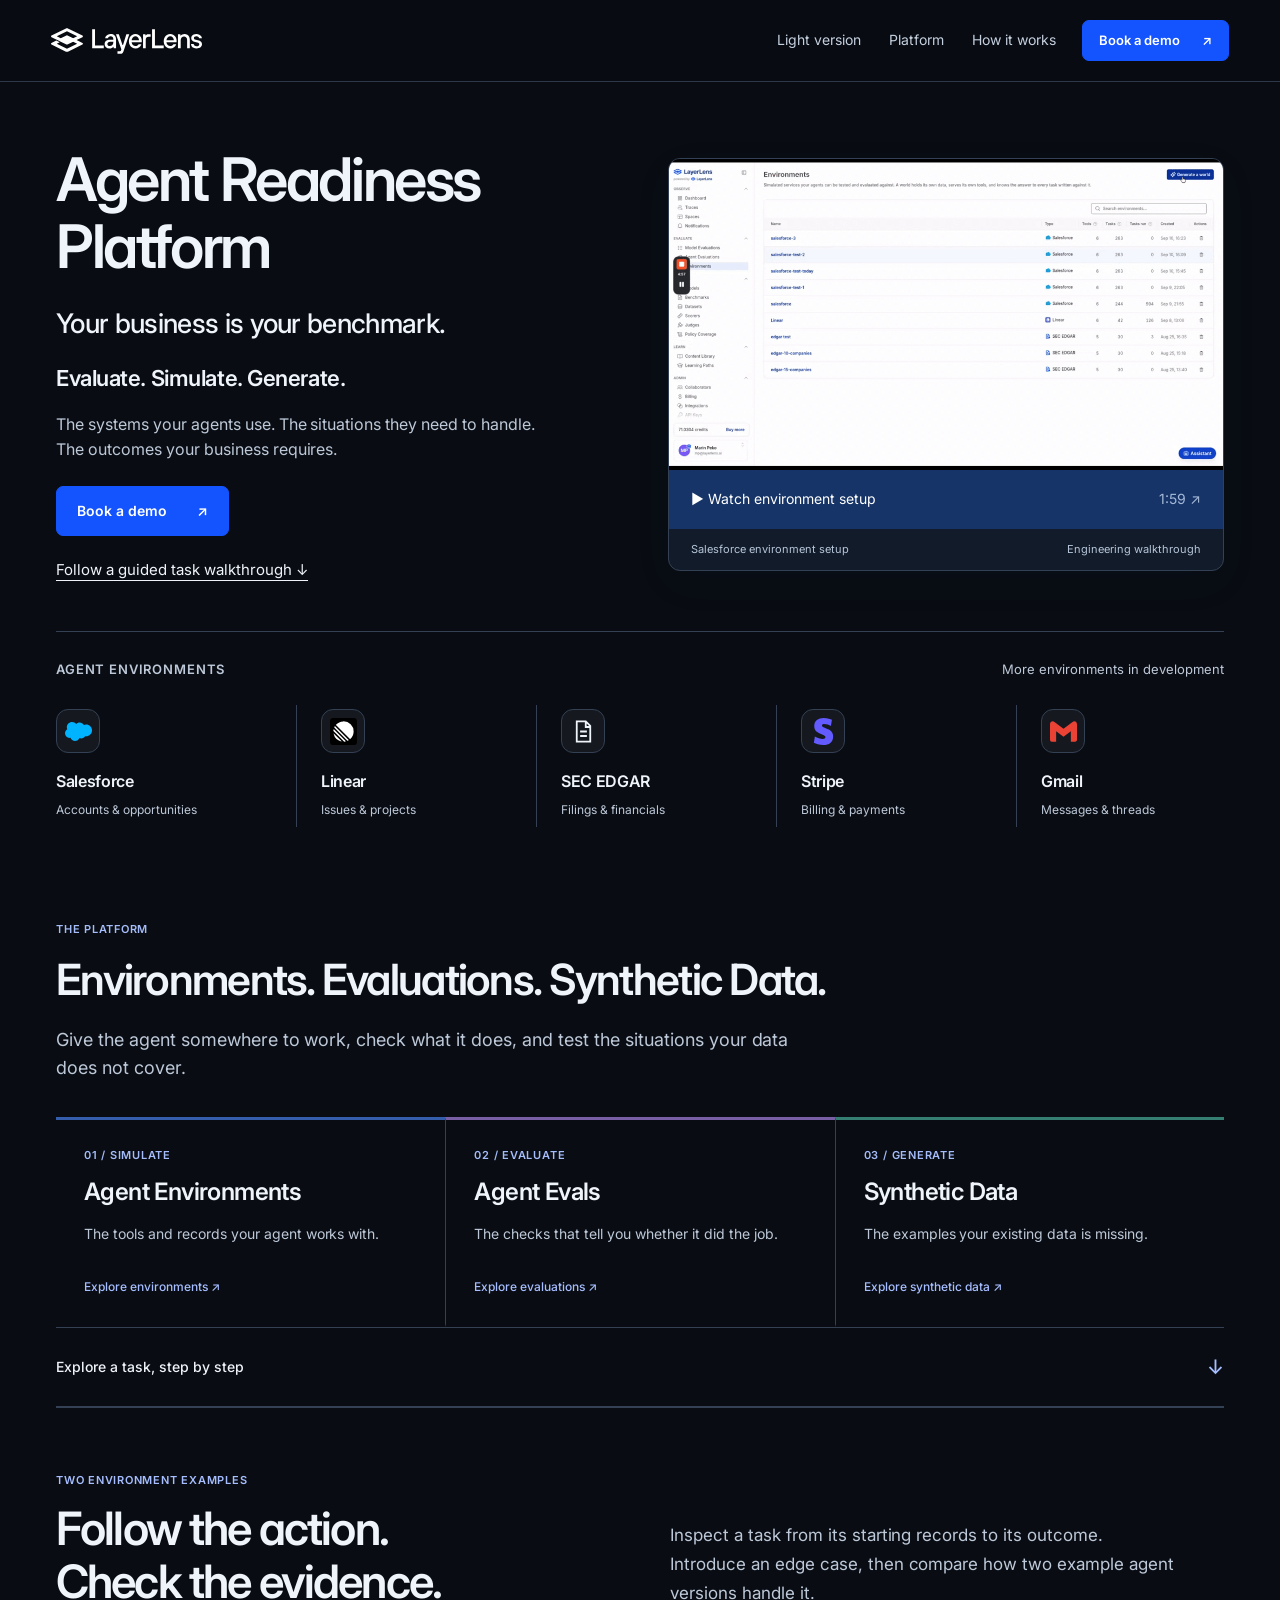
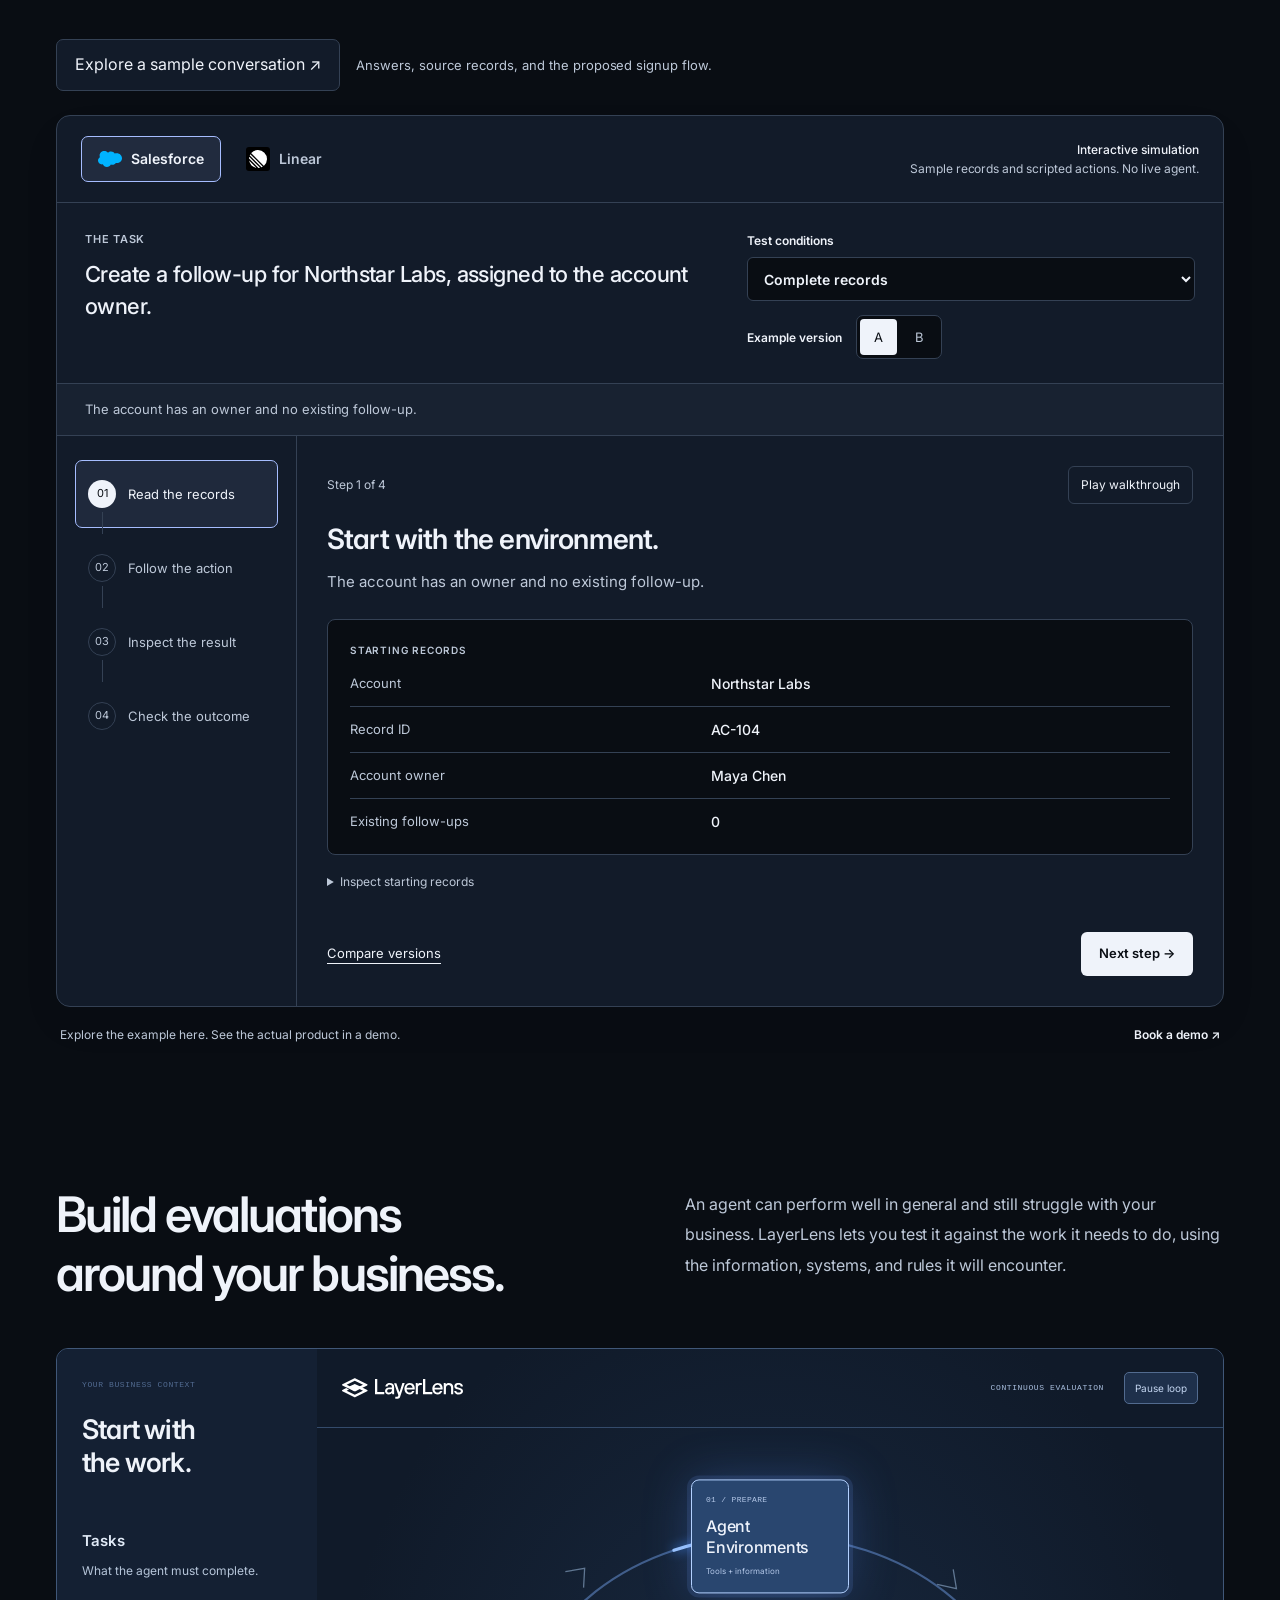
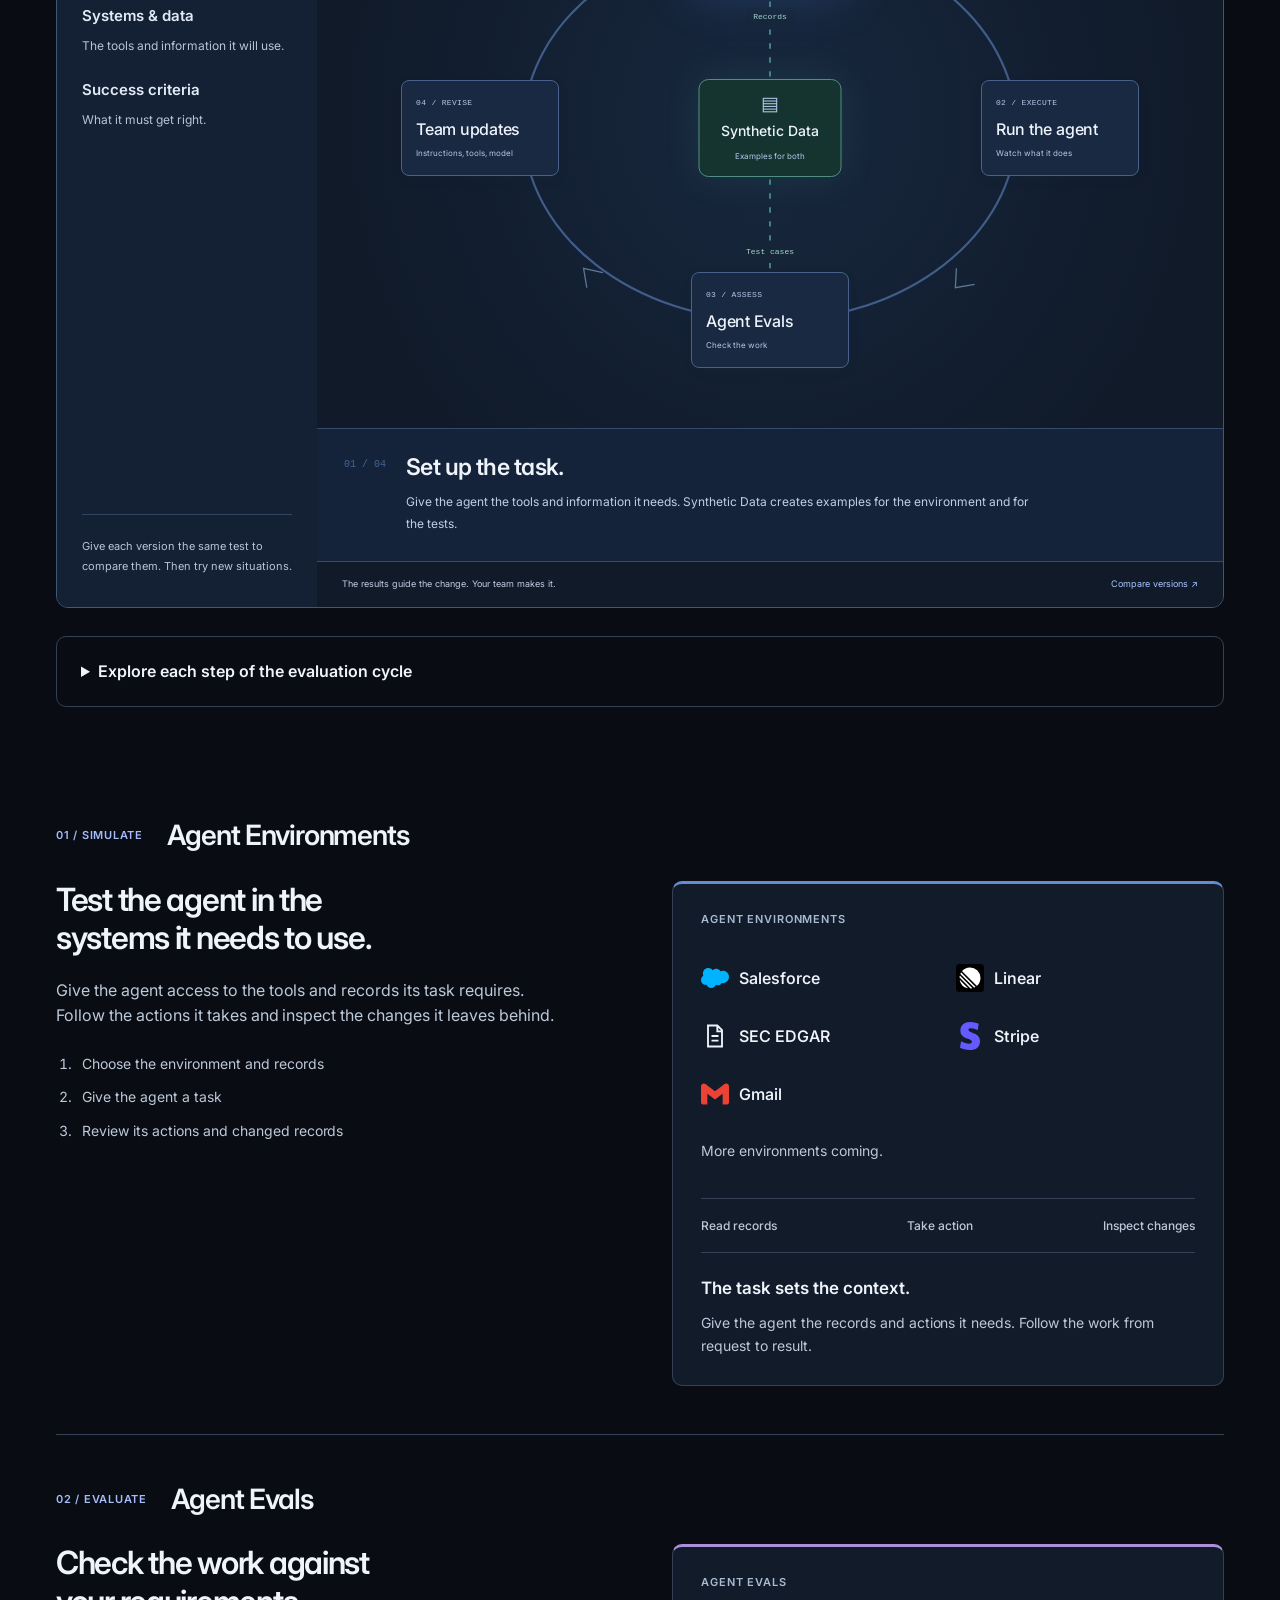
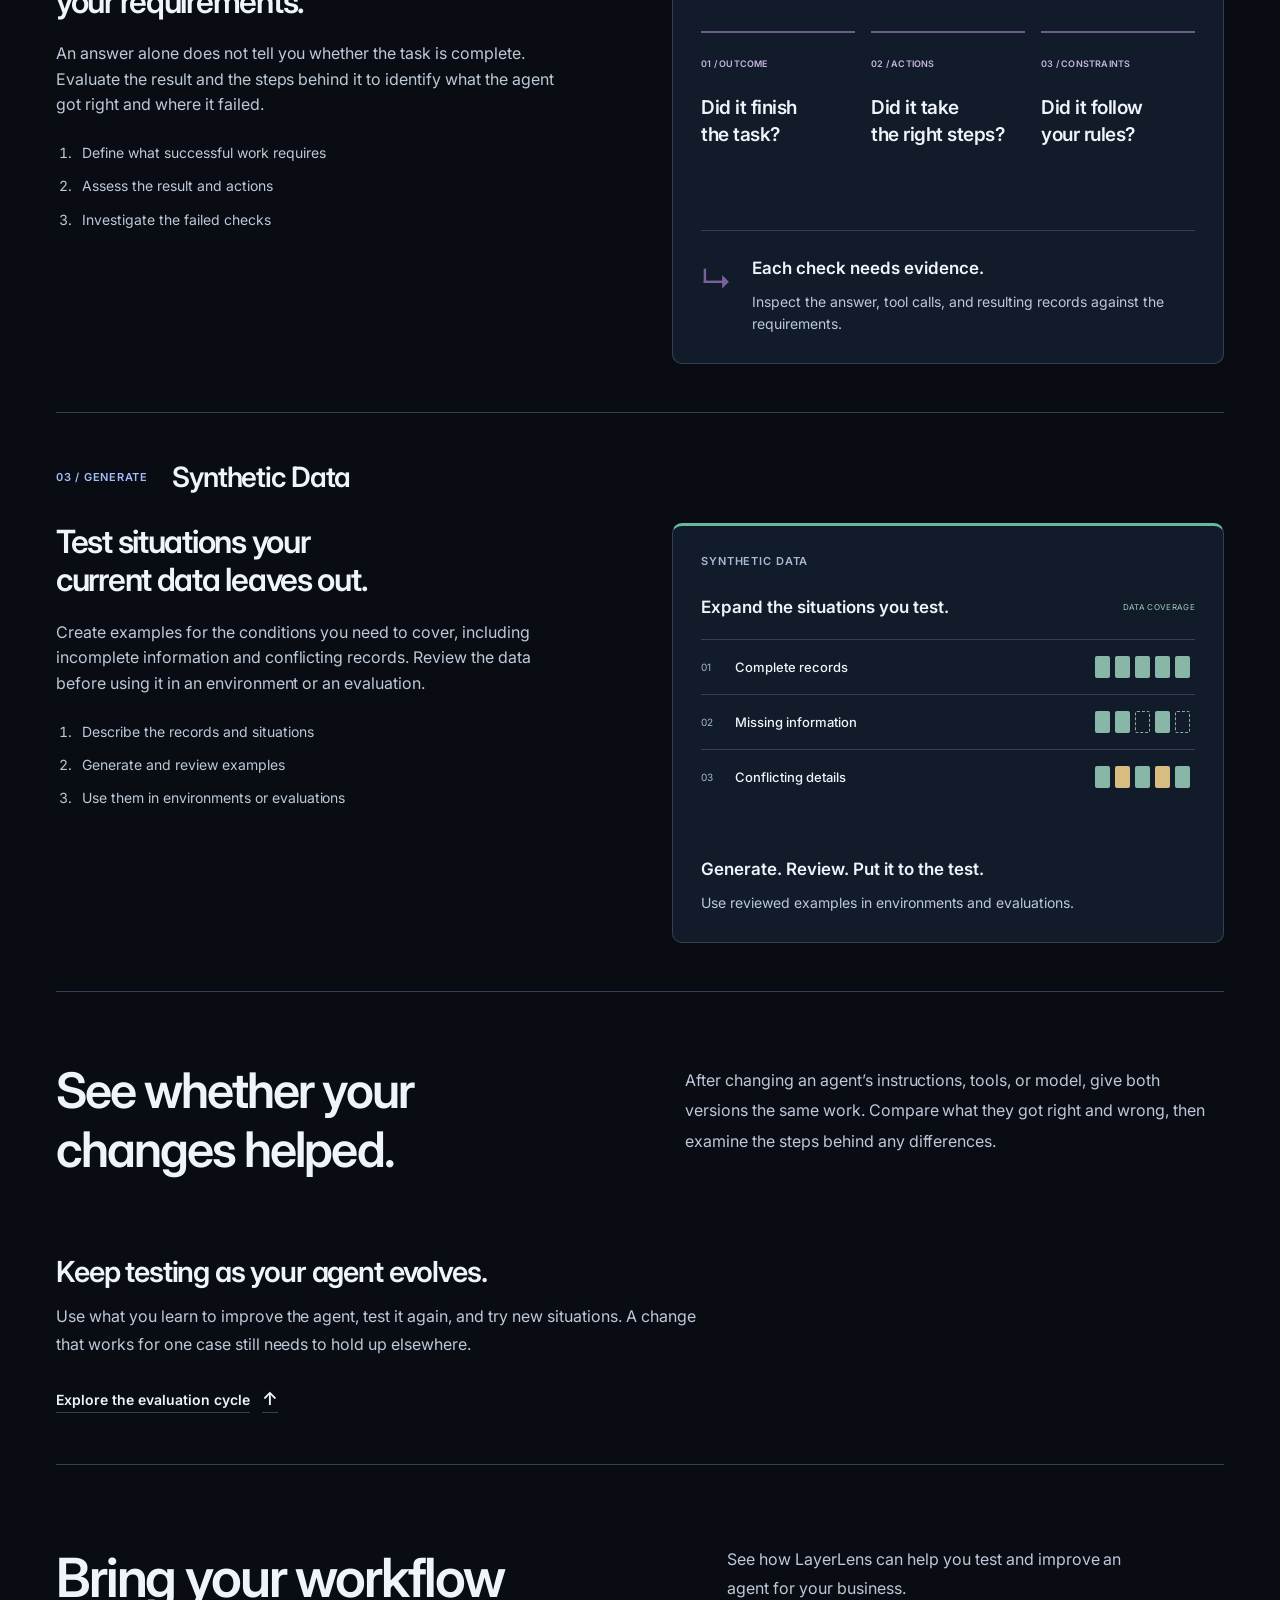
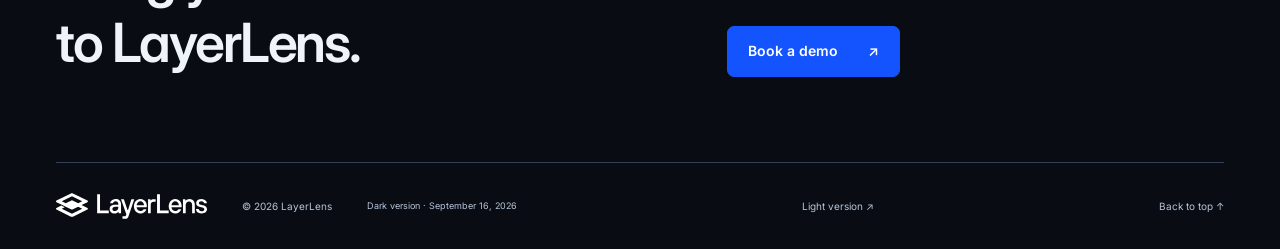
<file: review-dark/index.html>
<!doctype html>
<html lang="en"><head><meta charset="utf-8"><meta name="viewport" content="width=device-width,initial-scale=1"><meta name="robots" content="noindex,nofollow"><title>LayerLens | Your business is your benchmark</title><link rel="icon" href="../assets/LL-logo-white.svg"><style>@font-face{font-family:Inter;src:url(../assets/Inter.ttf) format('truetype');font-weight:100 900;font-display:swap}
:root{--bg:#090d13;--panel:#121b29;--ink:#f1f4f9;--copy:#acb9ce;--line:#2b394f;--blue:#1454ff;--light:#a2baff;--data:#79cfbf;--world:#b9a8ed;--mono:ui-monospace,SFMono-Regular,monospace}
*{box-sizing:border-box}html{scroll-padding-top:100px}body{margin:0;background:var(--bg);color:var(--ink);font:15px/1.7 Inter,Arial,sans-serif;-webkit-font-smoothing:antialiased}a{color:inherit;text-decoration:none}button,select{font:inherit}button,a{touch-action:manipulation}button{cursor:pointer}p,h1,h2,h3,h4,figure{margin:0}p{color:var(--copy)}h1,h2,h3,h4{font-weight:500;letter-spacing:-.04em;line-height:1.14}h2{font-size:49px}h3{font-size:30px}h4{font-size:27px}a:focus-visible,button:focus-visible,select:focus-visible,summary:focus-visible{outline:2px solid #98dacd;outline-offset:5px}a:hover{text-decoration:underline;text-underline-offset:5px}.wrap{width:calc(100% - 112px);max-width:1280px;margin:0 auto}.mono,.eyebrow{font:10px/1.6 var(--mono);letter-spacing:.075em}.eyebrow{color:var(--light);text-transform:uppercase}.skip{position:absolute;top:-80px;left:20px;background:white;color:#111;padding:12px;z-index:100}.skip:focus{top:10px}.site-header{position:sticky;top:0;z-index:30;display:flex;align-items:center;gap:26px;height:82px;padding:0 max(4%,calc((100vw - 1280px)/2));background:#090d13ef;border-bottom:1px solid #273249;backdrop-filter:blur(16px)}.brand{display:flex;margin-right:auto}.site-header nav{display:flex;gap:28px;font-size:12px;color:#b7c3d6}.motion-control{background:none;border:0;color:#a2b4d3;min-width:30px;min-height:36px;font-size:12px}.button{display:inline-flex;align-items:center;justify-content:center;gap:30px;padding:13px 20px;background:var(--blue);border:1px solid var(--blue);border-radius:7px;color:white;font-size:12px;font-weight:550;min-height:45px;transition:background .2s,box-shadow .2s;text-decoration:none!important}.button:hover{background:#326afa;box-shadow:0 5px 30px #1d58f32b}.site-header .button{font-size:11px;min-height:38px;padding:9px 16px;gap:22px}.hero{padding-top:70px}.hero>.eyebrow{font-family:Inter,Arial,sans-serif;font-size:11px;letter-spacing:.08em;margin-bottom:25px}.hero-grid{display:grid;grid-template-columns:1.6fr 1fr;gap:75px;align-items:end}.hero h1{font-size:clamp(57px,6vw,85px);line-height:1.045;letter-spacing:-.06em}.hero h1 span{color:var(--light)}.hero-descriptor{color:#eef2fa;font-size:23px;letter-spacing:-.03em;line-height:1.4}.hero-body{font-size:16px;line-height:1.8;margin:18px 0 23px;max-width:410px}.hero-explanation .button{margin-top:0}.demo-image{margin:54px 0 0;border:1px solid #3a4a63;border-radius:12px;overflow:hidden;background:#121b28;box-shadow:0 20px 110px #10306822}.demo-image>img{display:block;width:100%;height:auto}.demo-image figcaption{display:flex;justify-content:space-between;gap:15px;padding:14px 20px;color:#b9c6da;font-size:10px;border-top:1px solid #3a4a63}.demo-image figcaption>span:last-child{font-size:9px;color:#8194b3}.platform{padding-top:105px}.section-intro{display:grid;grid-template-columns:1fr 1fr;gap:90px;align-items:start;margin-bottom:45px}.section-intro h2{max-width:560px}.section-intro>p{font-size:16px;line-height:1.9;max-width:560px;padding-top:3px}.platform-map{display:grid;grid-template-columns:.9fr .2fr 1.2fr;border:1px solid #3b4f6d;border-radius:12px;padding:37px;background:radial-gradient(ellipse at 70% 20%,#1a31587a,transparent 65%),#101925;overflow:hidden;position:relative}.map-input{background:#edf1f7;border-radius:8px;color:#182940;padding:26px;box-shadow:0 14px 40px #0004;position:relative;z-index:2}.map-input>.mono{font-size:9px;color:#4e688c}.map-input>div{display:grid;grid-template-columns:23px 1fr;column-gap:10px;padding:24px 0;border-bottom:1px solid #c6d1e1}.map-input>div:last-child{border-bottom:0;padding-bottom:0}.map-input>div>span{font:9px var(--mono);padding-top:7px;color:#7b8da6}.map-input strong{font-size:20px;font-weight:550;letter-spacing:-.03em}.map-input p{grid-column:2;font-size:12px;line-height:1.75;color:#5e6f87;margin-top:8px;max-width:250px}.map-bridge{position:relative;display:flex;align-items:center;justify-content:center;color:#9bbaff;font-size:22px}.map-bridge i{position:absolute;left:0;right:0;height:1px;background:#759ded66;top:50%}.map-bridge i:nth-child(1){top:30%;transform:rotate(25deg);transform-origin:left}.map-bridge i:nth-child(3){top:70%;transform:rotate(-25deg);transform-origin:left}.map-bridge>span{z-index:1;background:#142039;border:1px solid #415b86;display:grid;place-items:center;width:32px;height:32px;border-radius:50%;font-size:17px}.map-bridge i:after{content:'';position:absolute;width:4px;height:4px;top:-2px;border-radius:50%;background:#bbd2ff;box-shadow:0 0 12px #799ce8;animation:travel 3.5s linear infinite}.map-bridge i:nth-child(2):after{animation-delay:1s}.map-bridge i:nth-child(3):after{animation-delay:2s}.map-platform{display:flex;flex-direction:column;position:relative;z-index:2}.map-brand{display:block;padding:8px 0 22px 2px}.map-lanes{display:grid;gap:11px}.map-lanes>a{display:flex;align-items:center;gap:18px;border:1px solid #506992;background:linear-gradient(120deg,#263b5e,#16273f);border-radius:7px;padding:19px 18px;transition:transform .2s,border-color .2s;text-decoration:none}.map-lanes>a:hover{transform:translateX(4px);border-color:#9fbaf1}.lane-index{font:9px var(--mono);color:#90b0ec}.map-lanes strong{display:block;font-size:19px;line-height:1.3;font-weight:500;letter-spacing:-.02em}.map-lanes div>span{display:block;font-size:11px;line-height:1.6;color:#a8bfdf;margin-top:6px}.map-lanes b{font-size:15px;color:#87a9eb;font-weight:400;margin-left:auto}.map-lanes>a:nth-child(2){border-color:#695d8f;background:linear-gradient(120deg,#332e4a,#211f35)}.map-lanes>a:nth-child(2) .lane-index,.map-lanes>a:nth-child(2) b{color:#c2b4ef}.map-lanes>a:nth-child(2) div>span{color:#b4acca}.map-lanes>a:nth-child(3){border-color:#42776e;background:linear-gradient(120deg,#203e3d,#142b30)}.map-lanes>a:nth-child(3) .lane-index,.map-lanes>a:nth-child(3) b{color:#83d6c5}.map-lanes>a:nth-child(3) div>span{color:#9cbbb8}.map-output{padding:23px 2px 0}.map-output .mono{font-size:8px;color:#96add1}.map-output p{font-size:11px;margin-top:7px;color:#c3d2e8}.map-output i{font-style:normal;padding:0 7px;color:#6a87b6}.capabilities{margin-top:60px}.capability{display:grid;grid-template-columns:.75fr 1.2fr 1fr;gap:55px;padding:50px 0;border-bottom:1px solid var(--line);align-items:start}.capability-label .mono{font-size:9px;color:#8aacfa}.capability-label h3{font-size:26px;margin-top:13px}.capability-copy h4{font-size:26px;max-width:400px;line-height:1.22}.capability-copy p{font-size:14px;line-height:1.85;margin-top:18px;max-width:420px}.capability-art{min-width:0;min-height:190px;padding:12px 0;color:#b6c7e4}.eval-art{display:grid;justify-items:stretch}.eval-art>div{display:flex;gap:12px;justify-content:space-between;align-items:center;border:1px solid #3c5273;padding:10px 12px;border-radius:5px;background:#121e2f;font-size:9px}.eval-art b{font-size:10px;font-weight:450;color:#d0dcf1}.eval-art .art-result{border-color:#637eac}.art-arrow{display:block;text-align:center;color:#6b8bbc;font-size:12px;line-height:20px}.world-art{padding-top:7px}.world-agent{border:1px solid #6e6092;background:#262239;color:#d3c9f3;border-radius:5px;padding:9px;text-align:center;font-size:11px;width:105px;margin:auto}.world-links{display:flex;justify-content:space-around;color:#9f8ec3;font-size:14px;padding:5px 0}.world-tools{display:flex;justify-content:space-between;gap:7px}.world-tools>span{border:1px solid #504766;background:#1b192b;padding:8px;flex:1;text-align:center;font-size:10px;border-radius:4px}.world-state{margin-top:16px;border-top:1px solid #49415e;padding-top:13px;display:grid;gap:8px;font-size:9px}.world-state .mono{font-size:7px;color:#9486b3}.world-state i{padding:0 7px;color:#a992cc;font-style:normal}.data-art{padding-top:3px}.data-sheets{height:133px;display:flex;justify-content:center;align-items:center}.data-sheets>div{width:78px;height:99px;border:1px solid #619d93;background:linear-gradient(140deg,#243f40,#10262a);border-radius:5px;padding:24px 12px;transform:rotate(-10deg);margin-right:-17px;box-shadow:0 9px 20px #0004}.data-sheets>div:nth-child(2){transform:translateY(-9px);z-index:1}.data-sheets>div:nth-child(3){transform:rotate(10deg);margin-right:0}.data-sheets i{display:block;height:3px;width:100%;background:#84bcb344;margin-bottom:10px}.data-sheets i:last-child{width:65%}.data-destinations{display:flex;gap:7px;flex-wrap:wrap;justify-content:center}.data-destinations>span{border:1px solid #3b645e;padding:6px 8px;color:#98c8c0;font-size:8px;border-radius:4px}#agent-environments .capability-label .mono{color:var(--world)}#synthetic-data .capability-label .mono{color:var(--data)}.comparison{padding-top:100px}.comparison-surface{border:1px solid #435879;border-radius:12px;background:#111b29;overflow:hidden}.comparison-toolbar{display:flex;justify-content:space-between;gap:25px;align-items:center;padding:20px 25px;border-bottom:1px solid #34445c}.comparison-toolbar>.mono{font-size:9px;color:#9ab2d8}.comparison-toolbar label{display:flex;gap:14px;align-items:center;font-size:10px;color:#9cafcc}.comparison-toolbar select{background:#1b2a40;color:#edf2fb;padding:9px 30px 9px 12px;font-size:11px;border:1px solid #5c7293;border-radius:5px;max-width:100%}.comparison-context{display:flex;justify-content:space-between;gap:30px;padding:27px 25px;border-bottom:1px solid #34445c;background:linear-gradient(100deg,#1a2d47,#111c2c)}.comparison-context .mono{font-size:8px;color:#839fc8;display:block;margin-bottom:8px}.comparison-context strong{font-size:19px;line-height:1.4;letter-spacing:-.02em;font-weight:500}.fixed-conditions{display:flex;gap:9px;align-items:center;flex-wrap:wrap;justify-content:end}.fixed-conditions>span{border:1px solid #3b506e;border-radius:5px;padding:6px 9px;font-size:9px;color:#adc0df}.result-row{display:grid;grid-template-columns:1.6fr 1fr 1fr;gap:25px;padding:21px 25px;border-bottom:1px solid #2c3e57;font-size:13px;align-items:center}.result-row>span{min-width:0}.result-head{font-size:10px;color:#8da3c4}.result-row>span:first-child{color:#b6c7df}.result-pass{color:#94d8bf}.result-fail{color:#dfa98d}.trace-diff{display:flex;align-items:center;justify-content:space-between;gap:35px;padding:25px;background:#19283d66}.trace-diff .mono{font-size:8px;color:#8fa9d1}.trace-diff p{font-size:13px;line-height:1.8;max-width:620px;margin-top:9px}.assessment{font-size:10px;color:#9bd1bd;padding:8px 11px;border:1px solid #486a6259;border-radius:5px;white-space:nowrap}.assessment.mixed{color:#e0ba92;border-color:#9b785754}.example-note{border-top:1px solid #34465f;padding:16px 25px;font-size:10px;color:#8da4c5}.example-note summary{cursor:pointer}.example-note p{font-size:12px;line-height:1.8;padding-top:14px;max-width:820px}.iteration{display:grid;grid-template-columns:1fr 1fr;gap:90px;margin-top:45px;padding:35px 0 80px;border-bottom:1px solid var(--line)}.iteration h3{font-size:29px;max-width:460px}.iteration p{font-size:14px;line-height:1.85;margin-top:17px;max-width:500px}.iteration-flow{padding:6px 10px}.flow-stages{display:flex;align-items:center;gap:9px;justify-content:space-between}.flow-stages>span{border:1px solid #466083;border-radius:5px;padding:11px 15px;background:#132137;color:#c0d3ef;font-size:11px;white-space:nowrap}.flow-stages>i{color:#7797ca;font-style:normal;font-size:12px}.return-route{display:flex;justify-content:space-between;border:1px solid #516d9770;border-top:0;border-radius:0 0 10px 10px;margin:0 25px;height:48px;align-items:end;color:#92acd5;padding:0 10px;position:relative}.return-route>span:nth-child(2){font:8px var(--mono);letter-spacing:.05em;padding:3px 10px;background:var(--bg);transform:translateY(7px)}.return-route>span:first-child,.return-route>span:last-child{font-size:17px;padding-bottom:5px}.fresh-check{text-align:center;font-size:9px;color:#7f95b6;margin-top:28px}.closing{padding:80px 0 85px;display:grid;grid-template-columns:1.15fr 1fr;gap:100px;align-items:center}.closing h2{font-size:54px;max-width:600px}.closing p{font-size:16px;line-height:1.8;max-width:410px}.closing .button{margin-top:24px}footer{display:flex;align-items:center;gap:35px;padding:30px 0;border-top:1px solid var(--line);font-size:10px;color:#8a9dbb}footer>span{white-space:nowrap}footer p{font-size:9px;color:#7589a7}footer a{margin-left:auto;white-space:nowrap;font-size:10px}
@keyframes travel{from{left:0;opacity:0}20%{opacity:1}80%{opacity:1}to{left:100%;opacity:0}}.motion-paused *,.motion-paused *::before,.motion-paused *::after{animation-play-state:paused!important}
@media(min-width:1700px){.hero{padding-top:90px}}
@media(max-width:1100px){.wrap{width:calc(100% - 72px)}.hero-grid{gap:45px;grid-template-columns:1.5fr 1fr}.hero h1{font-size:65px}.hero-descriptor{font-size:20px}.hero-body{font-size:14px}.section-intro{gap:50px}.section-intro h2{font-size:41px}.section-intro>p{font-size:15px}.platform-map{padding:28px;grid-template-columns:1fr .15fr 1.2fr}.map-input{padding:23px}.map-input strong{font-size:18px}.map-lanes>a{padding:16px 14px;gap:13px}.map-lanes strong{font-size:17px}.capability{gap:30px;grid-template-columns:.8fr 1.2fr 1fr}.capability-label h3{font-size:24px}.capability-copy h4{font-size:23px}.capability-copy p{font-size:13px}.iteration{gap:50px}.flow-stages>span{font-size:9px;padding:10px}.closing{gap:65px}.closing h2{font-size:45px}}
@media(max-width:800px){.site-header{padding:0 30px;gap:20px}.site-header nav{font-size:11px;gap:20px}.hero{padding-top:50px}.hero-grid{grid-template-columns:1fr;gap:28px}.hero h1{font-size:70px}.hero-explanation{max-width:600px}.hero-descriptor{font-size:23px}.hero-body{max-width:600px;font-size:16px}.hero-explanation .button{margin-top:0}.demo-image{margin-top:35px}.section-intro{grid-template-columns:1fr;gap:22px;margin-bottom:34px}.section-intro h2{max-width:590px;font-size:44px}.section-intro>p{max-width:640px;font-size:15px}.platform{padding-top:75px}.platform-map{padding:25px;grid-template-columns:1fr .1fr 1.1fr}.map-input{padding:20px}.map-input>div{grid-template-columns:18px 1fr;padding:21px 0;gap:7px}.map-input strong{font-size:16px}.map-input p{font-size:11px}.map-lanes>a{padding:14px 12px;gap:10px}.lane-index{font-size:8px}.map-lanes strong{font-size:16px}.map-lanes div>span{font-size:10px}.map-bridge>span{width:25px;height:25px;font-size:13px}.map-output p{font-size:10px}.map-output i{padding:0 3px}.capabilities{margin-top:35px}.capability{grid-template-columns:1fr 1fr;gap:22px 40px;padding:35px 0}.capability-label{grid-column:1/-1;display:flex;gap:20px;align-items:center}.capability-label h3{margin-top:0;font-size:25px}.capability-copy h4{font-size:25px}.capability-copy p{font-size:14px}.capability-art{max-width:320px;width:100%;justify-self:end}.comparison{padding-top:75px}.comparison-context{flex-direction:column;gap:17px}.fixed-conditions{justify-content:start}.iteration{gap:35px}.iteration h3{font-size:27px}.iteration p{font-size:13px}.flow-stages{gap:5px}.flow-stages>span{font-size:8px;padding:10px 7px}.closing{gap:40px;padding-top:60px}.closing h2{font-size:40px}.closing p{font-size:14px}footer{gap:20px;flex-wrap:wrap}footer p{order:4;width:100%}}
@media(max-width:550px){html{scroll-padding-top:86px}.wrap{width:calc(100% - 44px)}.site-header{height:70px;padding:0 20px;gap:10px}.brand img{width:128px;height:auto}.site-header nav{display:none}.motion-control{min-width:27px;padding:5px}.site-header .button{font-size:10px;gap:13px;padding:9px 12px}.hero{padding-top:42px}.hero>.eyebrow{font-size:9px;letter-spacing:.07em;margin-bottom:24px}.hero h1{font-size:clamp(41px,10.5vw,58px);letter-spacing:-.055em;line-height:1.07}.hero-grid{gap:25px}.hero-descriptor{font-size:21px}.hero-body{font-size:14px;line-height:1.85;margin:15px 0 22px}.button{font-size:12px;padding:12px 20px}.demo-image{margin-top:32px;border-radius:7px}.demo-image figcaption{font-size:9px;padding:11px 13px;flex-direction:column;gap:3px}.demo-image figcaption>span:last-child{font-size:8px}.platform{padding-top:64px}.section-intro h2{font-size:36px;line-height:1.12;letter-spacing:-.04em}.section-intro>p{font-size:14px;line-height:1.85}.platform-map{grid-template-columns:1fr;padding:20px;gap:0;border-radius:9px}.map-input{padding:22px}.map-input>.mono{font-size:8px}.map-input>div{padding:18px 0;grid-template-columns:19px 1fr;gap:10px}.map-input strong{font-size:19px}.map-input p{font-size:12px;max-width:100%;margin-top:5px}.map-bridge{height:42px}.map-bridge i{display:none}.map-bridge>span{transform:rotate(90deg);width:27px;height:27px}.map-brand{padding:0 0 19px}.map-brand img{width:112px;height:auto}.map-lanes{gap:9px}.map-lanes>a{padding:15px 13px;gap:12px}.map-lanes strong{font-size:18px}.map-lanes div>span{font-size:11px}.map-output{padding-top:19px}.map-output .mono{font-size:7px}.map-output p{font-size:10px;line-height:1.9}.capabilities{margin-top:20px}.capability{grid-template-columns:1fr;gap:22px;padding:34px 0}.capability-label{grid-column:auto;flex-direction:column;align-items:start;gap:9px}.capability-label .mono{font-size:8px}.capability-label h3{font-size:27px}.capability-copy h4{font-size:25px;max-width:100%;line-height:1.25}.capability-copy p{font-size:14px;line-height:1.85;margin-top:15px;max-width:100%}.capability-art{max-width:100%;justify-self:stretch;padding:12px 14px 0;min-height:170px}.eval-art>div{font-size:10px;padding:11px 12px}.eval-art b{font-size:11px}.world-tools>span{font-size:11px}.world-state{font-size:10px}.world-state .mono{font-size:8px}.data-sheets{height:120px}.data-destinations>span{font-size:9px}.comparison{padding-top:63px}.comparison-toolbar{padding:17px;flex-direction:column;align-items:start;gap:17px}.comparison-toolbar>.mono{font-size:8px}.comparison-toolbar label{width:100%;display:grid;gap:8px;font-size:10px}.comparison-toolbar select{width:100%;font-size:12px;padding:10px}.comparison-context{padding:20px 17px;gap:15px}.comparison-context strong{font-size:18px}.fixed-conditions{gap:6px}.fixed-conditions>span{font-size:8px;padding:5px 7px}.result-row{grid-template-columns:1.5fr .75fr .75fr;gap:12px;padding:18px 16px;font-size:11px;align-items:start}.result-head{font-size:9px}.trace-diff{padding:21px 17px;flex-direction:column;align-items:start;gap:15px}.trace-diff p{font-size:12px;line-height:1.85}.trace-diff .mono{font-size:7px}.assessment{font-size:9px;white-space:normal}.example-note{padding:15px 17px;font-size:9px}.example-note p{font-size:11px}.iteration{grid-template-columns:1fr;gap:26px;padding:0 0 45px;margin-top:32px}.iteration h3{font-size:27px}.iteration p{font-size:14px}.iteration-flow{padding:5px 0}.flow-stages>span{font-size:10px;padding:10px 12px}.flow-stages>i{font-size:11px}.fresh-check{font-size:9px}.closing{grid-template-columns:1fr;gap:22px;padding:48px 0 55px}.closing h2{font-size:38px}.closing p{font-size:14px;max-width:100%}.closing .button{margin-top:22px}footer{padding:27px 0;gap:18px;font-size:9px}footer img{width:125px;height:auto}footer p{font-size:8px}footer a{font-size:9px}}
@media(max-width:350px){.site-header{padding:0 14px;gap:6px}.brand img{width:111px}.site-header .button{font-size:9px;padding:9px 10px;gap:8px}.hero h1{font-size:40px}.hero-descriptor{font-size:18px}.hero-body{font-size:13px}.section-intro h2{font-size:32px}.platform-map{padding:16px}.map-input{padding:18px}.map-lanes strong{font-size:16px}.map-lanes div>span{font-size:10px}.map-output p{font-size:9px}.capability-copy h4{font-size:24px}.result-row{gap:9px;padding:16px 12px;font-size:10px}.result-head{font-size:8px}.fixed-conditions>span{font-size:7px;padding:5px 6px}.flow-stages>span{font-size:9px;padding:10px 8px}.closing h2{font-size:34px}}
@media(prefers-reduced-motion:reduce){*,*::before,*::after{animation:none!important;transition:none!important;scroll-behavior:auto!important}}
.continuous-system{display:grid;grid-template-columns:260px 1fr;border:1px solid #405778;border-radius:12px;overflow:hidden;background:#111b29}.loop-context{background:#edf1f7;color:#1c2c44;padding:30px 25px;display:flex;flex-direction:column}.loop-context>.mono{font-size:8px;color:#526b91}.loop-context h3{font-size:27px;line-height:1.2;margin-top:22px;letter-spacing:-.03em}.loop-context dl{margin:28px 0}.loop-context dt{font-size:15px;font-weight:550;margin-top:22px}.loop-context dd{font-size:12px;line-height:1.8;color:#62738c;margin:7px 0 0}.loop-context>p{font-size:11px;line-height:1.8;color:#65758e;padding-top:22px;margin-top:auto;border-top:1px solid #c8d2e1}.motion-workspace{min-width:0;background:radial-gradient(ellipse at 50% 43%,#27446b55,transparent 67%),#101a29}.motion-heading{display:flex;align-items:center;gap:20px;padding:23px 25px;border-bottom:1px solid #30435f}.motion-heading>.mono{font-size:8px;color:#8ca5c9;margin-left:auto}.cycle-toggle{background:#1e304b;border:1px solid #526b8f;border-radius:5px;color:#bcd0ee;padding:7px 10px;font-size:10px;white-space:nowrap}.cycle-diagram{position:relative;width:100%;aspect-ratio:720/560;max-height:600px;min-height:390px}.cycle-routes{position:absolute;inset:0;width:100%;height:100%;overflow:visible}.cycle-track{fill:none;stroke:url(#cycle-color);stroke-width:1.3;opacity:.6}.data-feed{fill:none;stroke:#75c6b7;stroke-width:1;stroke-dasharray:4 5;opacity:.65}.route-arrow{fill:none;stroke:#9eb9e5;stroke-width:1.2;opacity:.7}.cycle-node{position:absolute;transform:translate(-50%,-50%);width:158px;min-height:96px;text-align:left;background:#182941;border:1px solid #47618b;border-radius:8px;padding:14px;z-index:2;transition:background .35s,border-color .35s,box-shadow .35s;color:#eef3fc}.cycle-node .mono{display:block;color:#8ba8d7;font-size:8px;letter-spacing:.04em;margin-bottom:9px}.cycle-node strong{font-size:16px;line-height:1.3;display:block;font-weight:500;letter-spacing:-.015em}.cycle-node small{display:block;font-size:8px;color:#92aace;margin-top:7px}.cycle-node.active{background:#273f62;border-color:#9fbdf9;box-shadow:0 0 0 4px #5d8edc15,0 0 30px #4666ba20}.node-world{left:50%;top:18%;border-color:#796b9b}.node-world.active{border-color:#c2b1ee;background:#39304e}.node-agent{left:82%;top:50%}.node-eval{left:50%;top:82%}.node-team{left:18%;top:50%}.data-center{position:absolute;left:50%;top:50%;transform:translate(-50%,-50%);display:flex;flex-direction:column;align-items:center;justify-content:center;width:143px;height:98px;gap:7px;border:1px solid #518f82;background:#15342fd9;border-radius:10px;z-index:2;text-decoration:none!important}.data-center strong{font-size:14px;font-weight:500;color:#b7e4d8}.data-center small{font-size:8px;color:#80b6a9}.data-icon{font-size:19px;color:#80d6bd;line-height:1}.feed-label{position:absolute;left:50%;transform:translateX(-50%);font:8px var(--mono);color:#72aa9e;background:#152436;padding:4px 7px;z-index:1}.feed-records{top:30%}.feed-cases{bottom:28%}.cycle-explainer{display:flex;gap:20px;border-top:1px solid #344b6b;background:#15233a;padding:24px 27px;min-height:133px}.cycle-step{font:10px var(--mono);color:#85aaf0;white-space:nowrap;padding-top:6px}.cycle-explainer h4{font-size:23px;letter-spacing:-.025em;line-height:1.25}.cycle-explainer p{font-size:12px;line-height:1.85;margin-top:9px;max-width:640px}.cycle-footer{display:flex;justify-content:space-between;gap:20px;padding:15px 25px;font-size:9px;color:#7f99bd;border-top:1px solid #293c59}.cycle-footer a{white-space:nowrap;color:#a2badc}.return-to-loop{font-size:13px;color:#9eb9e8;display:flex;align-items:center;gap:25px;justify-self:center;align-self:center}
@media(max-width:1100px){.continuous-system{grid-template-columns:220px 1fr}.loop-context{padding:25px 21px}.loop-context h3{font-size:24px}.motion-heading{gap:12px;padding:20px}.motion-heading>.mono{display:none}.cycle-toggle{margin-left:auto}.cycle-node{width:132px;padding:11px;min-height:87px}.cycle-node strong{font-size:14px}.cycle-node small{font-size:7px}.data-center{width:124px;height:90px}.data-center strong{font-size:12px}.cycle-diagram{min-height:380px}.cycle-explainer{padding:22px;min-height:157px}.cycle-explainer h4{font-size:21px}}
@media(max-width:800px){.continuous-system{grid-template-columns:1fr}.loop-context{padding:25px;display:block}.loop-context h3{font-size:25px;margin-top:12px}.loop-context dl{display:grid;grid-template-columns:repeat(3,1fr);column-gap:25px;margin:20px 0}.loop-context dt{grid-row:1;margin:0;font-size:14px}.loop-context dd{grid-row:2;font-size:11px;line-height:1.7}.loop-context>p{font-size:11px;padding-top:15px}.motion-heading>.mono{display:block}.motion-heading .cycle-toggle{margin-left:0}.cycle-diagram{min-height:0;max-height:none}.cycle-node{width:155px;padding:14px;min-height:94px}.cycle-node strong{font-size:16px}.cycle-node small{font-size:8px}.data-center{width:140px;height:100px}.data-center strong{font-size:14px}.cycle-explainer{min-height:134px}}
@media(max-width:550px){.loop-context{padding:23px}.loop-context h3{font-size:24px;max-width:none}.loop-context dl{column-gap:16px}.loop-context dt{font-size:12px}.loop-context dd{font-size:10px}.loop-context>p{font-size:10px}.motion-heading{padding:18px 16px}.motion-heading>.mono{display:none}.motion-heading img{width:112px;height:auto}.motion-heading .cycle-toggle{margin-left:auto;font-size:9px}.cycle-diagram{aspect-ratio:720/640}.cycle-routes{height:100%}.cycle-node{width:94px;min-height:76px;padding:10px 8px}.cycle-node .mono{font-size:6px;margin-bottom:6px}.cycle-node strong{font-size:11px}.cycle-node small{font-size:6px;line-height:1.5;margin-top:5px}.node-world{top:22%}.node-eval{top:78%}.data-center{width:102px;height:77px;border-radius:7px;gap:5px}.data-center strong{font-size:10px}.data-center small{font-size:6px}.data-icon{font-size:16px}.feed-label{font-size:6px;padding:2px 4px}.feed-records{top:35%}.feed-cases{bottom:33%}.cycle-explainer{padding:20px 17px;gap:14px;min-height:167px}.cycle-step{font-size:8px}.cycle-explainer h4{font-size:21px}.cycle-explainer p{font-size:11px}.cycle-footer{padding:14px 17px;gap:13px;font-size:8px}.cycle-footer>span{max-width:160px}.cycle-footer a{white-space:normal;text-align:right;max-width:90px}.return-to-loop{justify-self:start;font-size:12px}.iteration{gap:25px}}
@media(max-width:350px){.loop-context{padding:21px}.loop-context dl{gap:8px}.loop-context dt{font-size:11px}.loop-context dd{font-size:9px}.cycle-node{width:81px;min-height:72px;padding:9px 6px}.cycle-node strong{font-size:10px}.cycle-node .mono{font-size:5px}.cycle-node small{font-size:5.5px}.data-center{width:88px;height:69px}.data-center strong{font-size:9px}.data-center small{font-size:5.5px}.cycle-explainer{min-height:193px}.cycle-explainer h4{font-size:20px}.cycle-footer{font-size:7px}}
.mechanism-detail{margin-top:17px;font-size:11px;color:#8faad1}.mechanism-detail summary{cursor:pointer}.mechanism-detail p{font-size:12px;margin-top:12px;line-height:1.8}
@media(max-width:550px){.feed-label{display:none}}
/* Product workflows: inputs, action, and inspectable output. */
.product-workflow{grid-template-columns:1fr 1.35fr;gap:30px 70px;padding:65px 0}.product-workflow .capability-label{grid-column:1}.product-workflow .capability-copy{grid-column:2}.product-workflow .capability-copy h4{max-width:520px;font-size:34px}.product-workflow .capability-copy p{max-width:560px;font-size:15px}.product-process{align-self:center}.product-process ol{list-style:none;padding:0;margin:0;display:grid;gap:27px}.product-process li{display:flex;gap:20px}.product-process li>span{font:11px var(--mono);color:var(--world);padding-top:5px}.product-process h5{font-size:17px;font-weight:500;letter-spacing:-.02em;line-height:1.4;margin:0 0 8px}.product-process p{font-size:13px;line-height:1.8;max-width:340px}.product-preview{border:1px solid #554b70;border-radius:10px;overflow:hidden;background:linear-gradient(140deg,#211e31,#121a27);min-width:0}.preview-heading{display:flex;justify-content:space-between;align-items:center;gap:15px;padding:18px 22px;border-bottom:1px solid #49435e}.preview-heading .mono{color:#bfafd9;font-size:9px}.preview-heading>span:last-child{font-size:9px;color:#9e99b2}.world-services{display:flex;align-items:center;justify-content:center;gap:15px;padding:23px 20px}.world-services>span{padding:7px 15px;background:#373048;border:1px solid #6d608b;border-radius:5px;font-size:12px;color:#e5dbf9}.world-services i{font-style:normal;color:#8c7ea7}.state-toolbar{padding:5px 22px 17px;display:flex;justify-content:space-between;gap:15px;align-items:center}.state-toolbar>strong{font-size:12px;font-weight:450;color:#b9b3c9}.state-switch{display:flex;border:1px solid #625773;border-radius:5px;padding:3px;gap:3px}.state-switch button{border:0;color:#ada5bf;font-size:10px;padding:7px 10px;border-radius:3px;background:transparent;white-space:nowrap}.state-switch button[aria-pressed=true]{background:#ded5ef;color:#262034}.record-inspector{margin:0 22px;border-top:1px solid #454057}.record-inspector>div{display:flex;justify-content:space-between;gap:20px;border-bottom:1px solid #454057;padding:12px 0;font-size:12px}.record-inspector dt{color:#a59bb8}.record-inspector dd{margin:0;color:#e2d9f1}.world-observation{font-size:12px;padding:17px 22px;line-height:1.75;min-height:77px;color:#c1b6d5}.product-result{padding:21px 22px;background:#0a101c66;border-top:1px solid #454057}.product-result>.mono{font-size:8px;color:#a699bf}.product-result p{font-size:13px;line-height:1.85;margin-top:9px;color:#d0c9dd}.synthetic-preview{border-color:#3b6b61;background:linear-gradient(140deg,#162f2d,#121b26)}.synthetic-preview .preview-heading,.synthetic-preview .product-result{border-color:#34554f}.synthetic-preview .preview-heading .mono,.synthetic-preview .product-result>.mono,#synthetic-data .product-process li>span{color:#8bc9b8}.data-brief{margin:22px;border-left:2px solid #79c5ad;padding-left:15px}.data-brief>.mono{font-size:8px;color:#78b09e}.data-brief p{color:#c4dbd3;font-size:13px;line-height:1.8;margin-top:7px}.dataset-table{margin:0 22px}.dataset-row{display:grid;grid-template-columns:1fr 1fr 1fr;gap:15px;border-bottom:1px solid #36534e;padding:12px 0;font:11px/1.5 var(--mono);color:#c1d9d1}.dataset-head{font-family:Inter,Arial,sans-serif;font-size:10px;color:#829f95;border-top:1px solid #36534e}.dataset-row .data-condition{color:#f1dba3}.dataset-caption{display:flex;justify-content:space-between;gap:15px;padding:17px 22px;font-size:9px;color:#829f95}.dataset-caption a{color:#b0e3cf}.synthetic-preview .product-result p{color:#c4dbd3}
@media(max-width:1000px){.product-workflow{gap:30px;grid-template-columns:1fr 1.3fr}.state-toolbar{align-items:start;flex-direction:column}.world-services{gap:8px}.world-services>span{padding:7px 9px;font-size:10px}}
@media(max-width:700px){.product-workflow{grid-template-columns:1fr;padding:45px 0;gap:25px}.product-workflow .capability-copy{grid-column:1}.product-workflow .capability-copy h4{font-size:29px}.product-process p{max-width:none}.product-process ol{gap:20px}.product-process h5{font-size:16px}.product-process p{font-size:13px}.product-preview{margin-top:5px}.preview-heading{padding:16px}.preview-heading .mono{font-size:8px}.preview-heading>span:last-child{font-size:8px}.state-toolbar{padding:0 16px 15px;gap:12px}.record-inspector{margin:0 16px}.world-observation,.product-result{padding:17px 16px}.dataset-table{margin:0 16px}.dataset-caption{padding:15px 16px;flex-direction:column;gap:6px}.data-brief{margin:20px 16px}.dataset-row{font-size:10px;gap:8px}.product-result p{font-size:12px}.world-services{padding:20px 12px;gap:8px}.world-services>span{padding:6px 8px}.product-workflow .capability-label h3{font-size:24px}}
.world-walkthrough{display:grid;gap:20px;min-width:0}.setup-preview{border:1px solid #5d5378;border-radius:10px;overflow:hidden;background:linear-gradient(130deg,#2c253e,#161e2c)}.setup-stages{display:grid;grid-template-columns:repeat(3,1fr);padding:18px 22px 0;gap:7px}.setup-stages button{border:0;border-bottom:2px solid #564965;text-align:left;background:transparent;color:#b3a8c5;font-size:11px;line-height:1.6;padding:5px 0 11px}.setup-stages button>span{display:block;font:9px var(--mono);margin-bottom:7px;color:#90809f}.setup-stages button[aria-pressed=true]{border-color:#d4bdf9;color:white}.setup-detail{display:flex;gap:18px;padding:25px 22px;min-height:152px}.setup-symbol{flex-shrink:0;display:grid;place-items:center;width:42px;height:42px;border:1px solid #8b72ad;border-radius:8px;font-size:23px;color:#d4bdf9;background:#413353}.setup-detail h5{font-size:18px;font-weight:500;letter-spacing:-.02em;line-height:1.4;margin:0 0 9px}.setup-detail p{font-size:12px;line-height:1.85;color:#bcb0cd}.setup-outcome{border-top:1px solid #4d425f;padding:15px 22px;background:#15132255}.setup-outcome .mono{color:#9f8fb3;font-size:8px}.setup-outcome p{font-size:12px;margin-top:7px;color:#dad0e8}.inspect-record{font:inherit;background:transparent;border:0;padding:0;color:#a9dccc;min-height:28px;text-align:left}.inspect-record[aria-pressed=true]{color:white;text-decoration:underline;text-underline-offset:5px}.record-purpose{margin:17px 22px 0;padding:14px 16px;background:#264b403d;border-left:2px solid #73bda2;min-height:115px}.record-purpose .mono{font-size:8px;color:#89b9a7}.record-purpose p{font-size:12px;line-height:1.85;margin-top:8px;color:#c5dbd1}.product-workflow .product-process{align-self:start;padding-top:15px}@media(max-width:700px){.setup-detail{padding:20px 16px;min-height:200px;gap:12px}.setup-detail h5{font-size:17px}.setup-symbol{width:32px;height:32px;font-size:18px}.setup-stages{padding:15px 16px 0}.setup-stages button{font-size:10px}.setup-outcome{padding:15px 16px;min-height:100px}.record-purpose{margin:16px 16px 0;min-height:145px}.product-workflow .product-process{padding-top:0}.world-walkthrough{gap:15px}}
/* Homepage anonymous experience, followed by a proposed workspace continuation. */
.home-experience{margin-top:50px}.try-intro{display:flex;gap:35px;align-items:start;justify-content:space-between;margin-bottom:25px}.try-intro .mono{color:#8daff2;font-size:9px}.try-intro h2{font-size:33px;letter-spacing:-.035em;margin:12px 0}.try-intro>div>p{font-size:14px;max-width:660px}.walkthrough-image{font-size:11px;flex-shrink:0;padding-top:8px;max-width:360px;color:#a1b6d7}.walkthrough-image summary{cursor:pointer}.walkthrough-image .demo-image{margin-top:15px}.walkthrough-image figcaption{flex-direction:column;gap:4px;font-size:9px;padding:10px}.try-shell{border:1px solid #45618b;border-radius:12px;overflow:hidden;background:radial-gradient(ellipse at 85% 30%,#24487255,transparent 65%),#111c2b;box-shadow:0 18px 70px #030b1744}.try-toolbar{display:flex;align-items:end;gap:22px;padding:22px 26px;background:#18283f;border-bottom:1px solid #3b5272}.try-toolbar label{display:grid;gap:6px;font-size:10px;color:#99b0d3}.try-toolbar select{font:13px Inter,Arial,sans-serif;color:#e4edfb;background:#0f1d30;border:1px solid #546d91;border-radius:5px;padding:9px 32px 9px 11px;max-width:100%}.try-status{margin-left:auto;align-self:center;font-size:10px;color:#a6cebd;border:1px solid #426c61;background:#1b3a3333;padding:6px 10px;border-radius:5px}.try-disclosure{padding:9px 26px;font-size:9px;color:#8399b9;border-bottom:1px solid #2d405b}.try-layout{display:grid;grid-template-columns:310px 1fr;min-height:405px}.try-task{padding:30px 26px;border-right:1px solid #344d6e;background:#15223966}.try-task>.mono{font-size:8px;color:#819fcf}.try-task h3{font-size:24px;line-height:1.25;margin:13px 0}.try-task>p{font-size:12px;line-height:1.85}.try-rule{margin:21px 0;padding-top:16px;border-top:1px solid #385171}.try-rule .mono{font-size:8px;color:#8fa9d0}.try-rule p{font-size:11px;line-height:1.8;margin-top:7px;color:#c0cee4}.try-task button,.try-continuation button,#try-confirm,.try-empty button{background:#1556ff;border:1px solid #4b7eff;color:white;font:12px Inter,Arial,sans-serif;border-radius:6px;padding:11px 16px;cursor:pointer}.try-task .try-small{font-size:9px;color:#7f98be;margin-top:11px}.try-workspace{min-width:0}.try-tabs{display:flex;gap:20px;padding:0 28px;border-bottom:1px solid #344d6e}.try-tabs button{font:12px Inter,Arial,sans-serif;background:transparent;color:#869dbf;border:0;border-bottom:2px solid transparent;padding:19px 0;cursor:pointer}.try-tabs button[aria-pressed=true]{color:#dbe8ff;border-bottom-color:#91b3ff}#try-panel{padding:25px 28px;min-height:340px}.try-panel-head{display:flex;justify-content:space-between;gap:20px;align-items:center;margin-bottom:18px}.try-panel-head h4{font-size:20px}.try-panel-head>span{font-size:9px;color:#8ca2c3}.try-table table{width:100%;border-collapse:collapse;font-size:12px}.try-table th{text-align:left;font-size:9px;font-weight:400;color:#839fc7;padding:12px 9px;border-bottom:1px solid #375073}.try-table td{padding:14px 9px;border-bottom:1px solid #2d4260;color:#c1d1e9}.try-table td:first-child{color:#e2ebf8}.try-panel-note{font-size:11px;line-height:1.8;margin-top:18px;max-width:600px;color:#8fa6c8}.try-conversation>.mono,.try-answer>.mono{font-size:8px;color:#8ba6d0}.try-conversation>p{font-size:14px;margin:8px 0 19px;color:#d7e4f9}.try-answer{border:1px solid #4a658f;background:#243b5a77;padding:18px;border-radius:7px}.try-answer p{font-size:13px;line-height:1.9;color:#d4e0f3;margin-top:9px}.try-conversation details{font-size:11px;color:#9cb4d8;margin-top:17px}.try-conversation summary{cursor:pointer}.try-conversation ol{padding-left:20px;font-size:11px;line-height:1.9}.try-inline{display:inline-block;background:none;border:0;padding:0;color:#a6c4ff;font:12px Inter,Arial,sans-serif;margin-top:20px;cursor:pointer}.try-empty{padding:30px 0}.try-empty h4{font-size:23px}.try-empty p{font-size:13px;margin:15px 0 22px}.try-checks>div{display:flex;justify-content:space-between;gap:20px;padding:14px 0;border-bottom:1px solid #324962;font-size:12px;color:#c6d7ef}.try-checks b{color:#86ccb3;font-weight:400;white-space:nowrap}.try-continuation{display:flex;justify-content:space-between;gap:30px;align-items:center;background:#0c1524;padding:22px 26px;border-top:1px solid #3a5272}.try-continuation strong{font-size:14px;font-weight:500}.try-continuation p{font-size:11px;margin-top:5px;max-width:570px}.try-continuation button{white-space:nowrap;background:#1e3250;border-color:#4b6b99;color:#c3d8f7;font-size:11px}.try-bottom{display:flex;justify-content:space-between;gap:20px;font-size:10px;color:#7e94b5;padding:14px 0}.try-bottom a{color:#a3bde5}#try-dialog{max-width:550px;width:90%;background:#142238;color:#e6effc;border:1px solid #5c7dab;border-radius:12px;padding:32px}#try-dialog::backdrop{background:#020811cc;backdrop-filter:blur(5px)}#try-dialog .mono{font-size:8px;color:#8daee0}#try-dialog h2{font-size:30px;margin:17px 0}#try-dialog>p{font-size:13px;line-height:1.9}#try-dialog dl{display:grid;grid-template-columns:100px 1fr;font-size:12px;gap:12px;border-top:1px solid #415a7c;border-bottom:1px solid #415a7c;padding:20px 0;margin:22px 0}#try-dialog dt{color:#86a0c7}#try-dialog dd{margin:0;color:#c9d9ef}#try-dialog .try-small{font-size:10px;margin-top:18px;color:#8ba1c2}.dialog-close{float:right;background:none;color:#bbd0f0;border:0;font-size:25px;cursor:pointer}
@media(max-width:950px){.try-layout{grid-template-columns:260px 1fr}.try-toolbar{gap:14px}.try-task{padding:24px 21px}.try-tabs{gap:15px;padding:0 21px}#try-panel{padding:22px 21px}.try-intro{flex-direction:column;gap:8px}.walkthrough-image{max-width:500px;padding-top:0}.try-status{font-size:8px}}
@media(max-width:700px){.home-experience{margin-top:35px}.try-intro h2{font-size:29px}.try-intro>div>p{font-size:13px}.try-toolbar{flex-wrap:wrap;padding:18px;align-items:start;gap:14px}.try-toolbar label{flex:1;min-width:0;font-size:9px}.try-toolbar select{width:100%;font-size:11px;padding:9px 20px 9px 8px}.try-toolbar label:nth-child(2){flex:1.35}.try-status{margin:0;font-size:9px}.try-disclosure{padding:10px 18px;font-size:8px}.try-layout{grid-template-columns:1fr}.try-task{border-right:0;border-bottom:1px solid #344d6e;padding:22px 18px}.try-task h3{font-size:23px;max-width:400px}.try-rule{margin:15px 0;padding-top:12px}.try-task>p{font-size:12px}.try-tabs{gap:20px;padding:0 18px}.try-tabs button{font-size:11px;padding:16px 0}#try-panel{padding:22px 18px;min-height:300px}.try-panel-head{gap:10px;align-items:start}.try-panel-head h4{font-size:19px}.try-panel-head>span{font-size:8px;max-width:85px}.try-table{overflow-x:auto}.try-table table{font-size:10px;min-width:260px}.try-table td,.try-table th{padding:13px 6px}.try-table th{font-size:8px}.try-panel-note{font-size:10px}.try-continuation{padding:20px 18px;flex-direction:column;align-items:start;gap:16px}.try-continuation strong{font-size:14px}.try-continuation p{font-size:11px}.try-bottom{flex-direction:column;gap:9px;font-size:9px}.try-answer{padding:14px}.try-answer p{font-size:12px}.try-checks>div{font-size:11px;gap:12px}.try-conversation>p{font-size:13px}#try-dialog{padding:23px}#try-dialog h2{font-size:27px}#try-dialog dl{grid-template-columns:85px 1fr;font-size:11px}.try-inline{font-size:11px}}

.environment-range{padding:28px 0;border-top:1px solid var(--line);border-bottom:1px solid var(--line);margin-bottom:36px}.environment-range h2{font-size:24px;line-height:1.3;margin:0 0 18px}.environment-names{display:flex;flex-wrap:wrap;gap:10px}.environment-names span{border:1px solid var(--line);border-radius:6px;padding:12px 18px;font-weight:600;font-size:16px}.environment-range p{margin:16px 0 0;font-size:14px}.env-visual .environment-names{margin-bottom:24px}.env-visual .environment-names span{font-size:17px}.environment-coming{font-size:14px;margin:0 0 22px}
</style><style>
/* Team feedback: exact hero copy, actual walkthrough, compact environment selection. */
.hero{padding-top:64px}.hero-grid{grid-template-columns:1fr 1fr;gap:56px;align-items:center}.hero-copy>.eyebrow{font:14px/1.5 Inter,Arial,sans-serif;letter-spacing:.02em;margin-bottom:25px;color:#b4c8fc;text-transform:none}.hero h1{font-size:clamp(44px,4.6vw,67px)}.hero-descriptor{margin-top:28px;font-size:25px}.hero-body{max-width:490px;font-size:16px}.walkthrough{min-width:0;border:1px solid #3a4a63;border-radius:12px;overflow:hidden;background:#101825;box-shadow:0 20px 70px #0003}.walkthrough>a{display:block;text-decoration:none}.walkthrough img{display:block;width:100%;height:auto}.watch-label{display:flex;justify-content:space-between;gap:15px;padding:18px 22px;color:#f1f4f9;background:#192c47;font-size:14px}.watch-label>span{color:#a5b9d8}.walkthrough figcaption{padding:12px 22px;color:var(--copy);font-size:11px;display:flex;flex-wrap:wrap;justify-content:space-between;gap:5px}.walkthrough figcaption>span{color:#8294ac}.environment-picker{padding-top:66px;padding-bottom:20px}.environment-heading{display:flex;justify-content:space-between;align-items:end;gap:30px;margin-bottom:24px}.environment-heading .eyebrow{margin-bottom:10px}.environment-heading h2{font-size:32px}.environment-heading>p{font-size:13px;max-width:260px}.environment-options{display:grid;grid-template-columns:1fr 1fr;gap:16px}.environment-options button{background:#101923;border:1px solid #34445c;border-radius:9px;display:flex;align-items:center;gap:20px;padding:23px;text-align:left;color:var(--ink);min-width:0}.environment-options button[aria-pressed=true]{border-color:#9cb7f0;background:#19283d}.environment-options img{object-fit:contain;flex-shrink:0}.environment-options strong{display:block;font-size:21px;font-weight:500}.environment-options small{display:block;font-size:12px;color:var(--copy);margin-top:3px}.selection-mark{margin-left:auto;color:#b6caff;opacity:0}.environment-options [aria-pressed=true] .selection-mark{opacity:1}.environment-detail{display:flex;align-items:center;justify-content:space-between;gap:25px;padding:25px 0 12px}.environment-detail h3{font-size:19px;letter-spacing:-.02em}.environment-detail p{font-size:14px;margin-top:6px;max-width:610px}.environment-detail .button{flex-shrink:0}.environment-note{font-size:11px;color:#8597b0}.product-process{margin-bottom:0}.platform{padding-top:70px}
@media(max-width:950px){.hero-grid{gap:30px}.hero h1{font-size:48px}.hero-descriptor{font-size:21px}.hero-body{font-size:14px}.watch-label{font-size:12px;padding:14px}.walkthrough figcaption{padding:12px 14px}.environment-heading h2{font-size:29px}}
@media(max-width:700px){.hero-grid{grid-template-columns:1fr;gap:32px}.hero{padding-top:38px}.hero h1{font-size:clamp(39px,9vw,60px)}.hero-copy>.eyebrow{font-size:14px;margin-bottom:20px}.hero-descriptor{margin-top:22px}.hero-body{font-size:15px}.walkthrough{max-width:540px}.environment-picker{padding-top:45px}.environment-heading{display:block}.environment-heading>p{margin-top:14px;max-width:none}.environment-options{grid-template-columns:1fr;gap:10px}.environment-options button{padding:18px}.environment-detail{align-items:start;flex-direction:column;gap:18px}.environment-heading h2{font-size:30px}.environment-note{margin-top:8px}.cycle-node strong{font-size:11px}}
</style><style>
/* Separate light review, prioritizing Jesus's September 16 feedback. */
:root{--bg:#f8f9fb;--ink:#182535;--copy:#526176;--line:#d5dde7;--panel:#fff;--light:#244c88;--blue:#213f70;--world:#60567c;--data:#256b61}
.site-header{background:#f8f9fbf5;border-color:var(--line)}.brand img,footer>img,.motion-heading img{filter:brightness(0)}.site-header nav{color:#48576a}.hero-copy>.category{font-size:clamp(24px,2.7vw,36px);line-height:1.2;font-weight:600;letter-spacing:-.04em;color:#213f70;margin-bottom:24px;text-transform:none}.hero-descriptor{color:var(--ink)}.hero h1 span{color:#324e75}.button:hover{background:#345786}.walkthrough{background:white;border-color:var(--line);box-shadow:0 12px 40px #193a5c0d}.watch-label{background:#213f70;color:white}.walkthrough figcaption{color:#526176}.walkthrough figcaption>span{color:#65738a}
.pillar-overview{padding-top:86px}.overview-head{max-width:840px}.overview-head h2{font-size:43px;margin:15px 0 20px}.overview-head>p:last-child{font-size:18px;max-width:760px}.pillar-tabs{display:grid;grid-template-columns:repeat(3,1fr);gap:18px;margin-top:34px}.pillar-tabs button{border:1px solid #cbd5e3;border-radius:10px;background:#fff;color:#182535;text-align:left;padding:27px;display:flex;flex-direction:column;gap:16px;min-height:244px}.pillar-tabs button[aria-pressed=true]{background:#eaf0f8;border-color:#426395;box-shadow:inset 0 3px #426395}.pillar-number{font:10px var(--mono);letter-spacing:.06em;color:#526984}.pillar-tabs strong{font-size:24px;font-weight:550;letter-spacing:-.03em;line-height:1.2}.pillar-tabs button>span:not(.pillar-number){color:#526176;font-size:14px;line-height:1.65}.pillar-tabs b{font-size:12px;font-weight:500;color:#244c88;margin-top:auto}.pillar-explorer{display:grid;grid-template-columns:1fr 1fr;gap:48px;padding:34px;margin-top:18px;border:1px solid #cbd5e3;border-radius:10px;background:white;min-height:280px}.pillar-explorer h3{font-size:28px;margin:14px 0}.pillar-explorer p:not(.eyebrow){font-size:14px}.pillar-explorer a{display:inline-block;margin-top:20px;font-size:13px;color:#244c88}.explorer-diagram{display:flex;align-items:center;justify-content:center;gap:12px;position:relative;padding-bottom:30px}.explorer-diagram>span,.explorer-diagram>strong{padding:20px 12px;flex:1;text-align:center;border:1px solid #bacbdc;border-radius:8px;font-size:13px;line-height:1.6;background:#f5f8fc;font-weight:500}.explorer-diagram>strong{background:#e7edf7;border-color:#587bad}.explorer-diagram i{font-style:normal;color:#597394}.explorer-diagram small{position:absolute;bottom:0;left:0;color:#6d7d90;font-size:10px}
.environment-options button{background:white;color:#182535;border-color:#cbd5e3}.environment-options button[aria-pressed=true]{background:#eaf0f8;border-color:#426395}.selection-mark{color:#244c88}.environment-note{color:#647389}.continuous-system{background:white;border-color:#cbd5e3}.loop-context{background:#edf2f8}.motion-heading,.cycle-footer,.cycle-explainer{border-color:#d2dce8}.motion-heading>.mono{color:#506a8c}.cycle-toggle{color:#244c88;border-color:#a8b9ce;background:white}.cycle-node,.data-center{background:#fff!important;border-color:#b3c3d7!important;box-shadow:0 4px 16px #18335a09}.cycle-node strong,.data-center strong{color:#213f70!important}.cycle-node .mono,.cycle-node small,.data-center small,.data-icon{color:#536b85!important}.cycle-node.active{background:#e7eef9!important;border-color:#496da3!important;box-shadow:0 0 0 3px #31548713}.cycle-track{stroke:#a9bbd2}.data-feed,.route-arrow{stroke:#829dbd}.feed-label{background:#fff;color:#526984}.cycle-explainer{background:#f2f6fb}.cycle-step{color:#426395}.cycle-footer{color:#526176}.cycle-footer a{color:#244c88}
.balanced-capabilities{margin-top:64px}.balanced-capability{padding:48px 0;border-bottom:1px solid var(--line)}.cap-heading{display:flex;align-items:center;gap:24px;margin-bottom:28px}.cap-heading h3{font-size:28px}.cap-main{display:grid;grid-template-columns:1fr 1fr;gap:64px;align-items:stretch}.cap-main h4{font-size:32px;max-width:510px}.cap-main>div>p{font-size:15px;margin-top:20px;max-width:510px}.cap-main ol{padding-left:20px;margin:24px 0 0;font-size:14px;color:#526176}.cap-main li{padding-left:6px;margin:11px 0}.cap-diagram{background:#fff;border:1px solid #cbd5e3;border-radius:10px;padding:25px;display:flex;flex-direction:column;min-height:360px}.cap-diagram figcaption{font:10px var(--mono);color:#526984;display:flex;justify-content:space-between;gap:10px}.cap-diagram figcaption span{font:10px Inter,Arial,sans-serif;color:#6c7a8a}.diagram-stages{display:grid;justify-items:center;padding:24px 0;flex:1}.diagram-stages span{display:block;width:80%;padding:10px;background:#edf2f8;border:1px solid #c4d1e1;border-radius:6px;text-align:center;font-size:14px;color:#263e5e}.diagram-stages i{font-style:normal;color:#7891ae;line-height:1.4}.cap-diagram>p{border-top:1px solid #d5dde7;padding-top:17px;font-size:13px;line-height:1.7}.comparison{padding-top:70px}.iteration{padding-bottom:45px}.return-to-loop{color:#244c88!important;border-color:#cbd5e3!important;background:#fff!important}footer,footer p{color:#65738a}
@media(max-width:800px){.pillar-tabs{gap:10px}.pillar-tabs button{padding:20px;min-height:250px}.pillar-tabs strong{font-size:20px}.pillar-explorer{gap:25px;padding:25px}.explorer-diagram{gap:6px}.explorer-diagram>span,.explorer-diagram>strong{font-size:11px;padding:12px 8px}.cap-main{gap:30px}.cap-main h4{font-size:28px}}
@media(max-width:600px){.pillar-overview{padding-top:56px}.overview-head h2{font-size:33px}.overview-head>p:last-child{font-size:16px}.pillar-tabs{grid-template-columns:1fr}.pillar-tabs button{min-height:0;padding:22px;gap:10px}.pillar-tabs strong{font-size:25px}.pillar-tabs b{margin-top:5px}.pillar-explorer{grid-template-columns:1fr;gap:24px;padding:23px;min-height:0}.explorer-diagram{min-height:150px}.explorer-diagram>span,.explorer-diagram>strong{font-size:11px}.cap-heading{display:block;margin-bottom:23px}.cap-heading h3{margin-top:10px}.cap-main{grid-template-columns:1fr;gap:24px}.cap-main h4{font-size:29px}.cap-diagram{min-height:320px;padding:22px}.balanced-capability{padding:38px 0}.cycle-node strong{font-size:11px}.site-header nav{display:none}}
</style><style>.motion-workspace{background:#fff}#cycle-dot{fill:#345b92}#cycle-dot-glow{fill:#6b8ab8}#pillar-explorer{scroll-margin-top:90px}</style><style>.hero .readiness-title{font-size:clamp(54px,5.2vw,76px);font-weight:650;line-height:1.04;letter-spacing:-.055em;color:#182535}.hero-positioning{font-size:27px;line-height:1.3;letter-spacing:-.03em;color:#324e75;margin-top:25px;max-width:520px}.hero-descriptor{margin-top:22px;font-size:22px}@media(max-width:950px) and (min-width:701px){.hero .readiness-title{font-size:49px}.hero-positioning{font-size:23px}}@media(max-width:700px){.hero .readiness-title{font-size:clamp(42px,10.4vw,68px)}.hero-positioning{font-size:23px;margin-top:22px}.hero-descriptor{font-size:20px;margin-top:20px}}</style><style>
@font-face{font-family:Manrope;src:url(../assets/Manrope.ttf) format('truetype');font-weight:200 800;font-display:swap}
body{font-family:Manrope,Arial,sans-serif}
h1,h2,h3,h4{font-family:Manrope,Arial,sans-serif;font-weight:600;letter-spacing:-.035em}
.hero .readiness-title{font-family:Manrope,Arial,sans-serif;font-weight:650;letter-spacing:-.045em;line-height:1.1}
.hero-positioning{letter-spacing:-.025em;font-weight:450}
.hero-descriptor{letter-spacing:-.02em;font-weight:550}
.button{font-weight:650}.pillar-tabs strong{letter-spacing:-.025em}
</style><style>
:root{--copy:#354357}
p,.cap-main ol{color:#354357}.environment-note,.demo-image figcaption,.demo-image figcaption>span:last-child,footer,footer p,.cap-diagram figcaption,.cap-diagram figcaption span{color:#465469!important}
.pillar-tabs button>span:not(.pillar-number),.pillar-explorer>div>p,.environment-options small{color:#354357}
.pillar-tabs{gap:0;border-bottom:1px solid #cbd3de}.pillar-tabs button{border:0;border-radius:0;background:transparent;box-shadow:none;min-height:210px;padding:28px;border-bottom:3px solid transparent}.pillar-tabs button+button{border-left:1px solid #dce1e8}.pillar-tabs button[aria-pressed=true]{background:#edf1f6;border-color:#243e60;box-shadow:none}.pillar-tabs button:hover{background:#eef2f7}
#pillar-explorer{background:transparent;border:0;border-radius:0;box-shadow:none;padding:44px 0 20px;gap:55px;align-items:center;grid-template-columns:.85fr 1.15fr}
#explorer-title{font-size:clamp(27px,2.65vw,36px);line-height:1.2;max-width:420px}#explorer-body{font-size:16px;line-height:1.8;max-width:425px;color:#354357}.connection-art{min-width:0;background:linear-gradient(150deg,#fff,#f0f3f7);border:1px solid #d8dfe7;border-radius:18px;overflow:hidden;box-shadow:0 18px 40px -30px #34465b55}.art-topline{display:flex;justify-content:space-between;align-items:center;padding:18px 22px 0;gap:10px;font:9px var(--mono);letter-spacing:.06em;color:#35465e}.art-topline button{font:11px Manrope,sans-serif;border:0;background:none;color:#35465e;padding:7px;cursor:pointer}.connection-art svg{display:block;width:100%;height:auto}.art-node circle{fill:#fff;stroke:#aebdce;stroke-width:1.5;transition:fill .35s,stroke .35s}.art-node.selected circle{fill:#e0e9f5;stroke:#365a86;stroke-width:2}.art-node path{fill:none;stroke:#29486e;stroke-width:1.7;stroke-linejoin:round}.art-node text,.agent-core text{font:600 13px Manrope,sans-serif;fill:#20334d;text-anchor:middle}.art-caption{font:12px Manrope,sans-serif;fill:#35465e;text-anchor:middle}.connection-art.is-paused .moving-signals{opacity:0}
@media(max-width:800px){#pillar-explorer{gap:24px;grid-template-columns:1fr}.connection-art{max-width:650px;width:100%}#explorer-body{max-width:600px}.pillar-tabs button{padding:20px}}
@media(max-width:600px){.pillar-tabs button+button{border-left:0;border-top:1px solid #dce1e8}.pillar-tabs button{min-height:0}#pillar-explorer{padding-top:28px}.art-topline{padding:14px 12px 0;font-size:8px}.art-node text,.agent-core text{font-size:21px}.art-caption{font-size:14px}}
@media(prefers-reduced-motion:reduce){.moving-signals{display:none}}
</style><style>.walkthrough figcaption,.walkthrough figcaption>span,.cycle-node .mono,.cycle-node small,.data-center small,.cycle-footer,.feed-label,.pillar-number{color:#354357!important}@media(max-width:600px){.art-caption{display:none}}</style><style>
/* Typography aligned with the live LayerLens site. */
:root{--ink:#1b1e24;--copy:#3b3e43}
body{font-family:Inter,Arial,sans-serif;font-weight:400;color:#1b1e24;font-size:16px;line-height:1.6}
h1,h2,h3,h4,.hero .readiness-title{font-family:Inter,Arial,sans-serif;font-weight:600;color:#1b1e24;letter-spacing:-.04em;line-height:1.2;font-feature-settings:"cv09" 1,"cv03" 1,"cv04" 1,"cv11" 1;text-wrap:balance}
.hero .readiness-title{font-size:clamp(48px,4.7vw,64px);line-height:1.12}
.hero-positioning{font-weight:500;color:#1b1e24;letter-spacing:-.025em}.hero-descriptor{font-weight:600;color:#1b1e24}
p,.hero-body,#explorer-body,.cap-main ol,.pillar-tabs button>span:not(.pillar-number){color:#3b3e43;letter-spacing:-.001em;line-height:1.6}
.hero-body,.section-intro>p,.cap-main>div>p,.comparison p{font-size:16px}
.pillar-tabs strong,.cap-heading h3,.map-input strong,.loop-context dt{font-weight:600;color:#1b1e24}
.button{font-family:Inter,Arial,sans-serif;font-weight:600;font-size:14px}.site-header nav{font-size:14px}.site-header .button{font-size:13px}
.eyebrow,.pillar-number{font-family:Inter,Arial,sans-serif;font-weight:600;font-size:11px;letter-spacing:.07em}
.art-node text,.agent-core text,.art-caption,.art-topline button{font-family:Inter,Arial,sans-serif}
@media(max-width:700px){.hero .readiness-title{font-size:clamp(38px,10vw,56px)}.site-header .button{font-size:12px}.hero-body{font-size:16px}}
</style><style>
.pillar-bridge{padding:34px 0 0;display:grid;grid-template-columns:1fr 1.2fr;gap:20px 40px}.pillar-bridge>p{font-size:22px;line-height:1.4}.pillar-bridge strong{display:block;color:#1b1e24;font-weight:600}.pillar-bridge>div{display:flex;align-items:center;gap:22px;font-size:14px;font-weight:500}.pillar-bridge>div span+span:before{content:'→';margin-right:20px;color:#4a5a70}.pillar-bridge>a{font-size:14px;color:#244c88}.pillar-tabs button{transition:background .18s,border-color .18s}.pillar-tabs button:hover{border-bottom-color:#284a75}.pillar-tabs button:nth-child(1){border-top:3px solid #345dac}.pillar-tabs button:nth-child(2){border-top:3px solid #7960a6}.pillar-tabs button:nth-child(3){border-top:3px solid #357e72}
.readiness-sequence{margin-top:42px;border-top:1px solid #cbd3df;padding-top:36px;scroll-margin-top:105px}.sequence-heading{display:flex;justify-content:space-between;gap:48px;margin-bottom:36px}.sequence-heading h3{font-size:36px;margin-top:12px}.sequence-heading>p{max-width:370px;align-self:end}.sequence-stages{display:grid;grid-template-columns:repeat(4,1fr);gap:0;border-bottom:1px solid #d3dbe5}.sequence-stages button{position:relative;background:transparent;border:0;border-bottom:3px solid transparent;padding:24px 20px;text-align:left;display:flex;flex-direction:column;align-items:start;color:#243044;gap:9px;transition:background .2s,border-color .2s}.sequence-stages button+button{border-left:1px solid #d3dbe5}.sequence-stages button[aria-pressed=true]{background:#e9eef6;border-bottom-color:#2b4d82}.sequence-stages button:hover{background:#f0f3f8}.stage-number{font-size:48px;letter-spacing:-.06em;line-height:1;color:#62728a;font-weight:400;margin-bottom:16px}.sequence-stages strong{font-size:23px;font-weight:600}.sequence-stages button>span:not(.stage-number){font-size:14px;font-weight:600}.sequence-stages small{font-size:12px;color:#414d5e}.sequence-return{display:flex;align-items:center;gap:22px;padding:22px 20px;border-bottom:1px solid #d3dbe5}.sequence-return>span{font-size:27px;color:#31537d}.sequence-return>span:last-child{margin-left:auto}.sequence-return p{font-size:13px}.sequence-return strong{font-weight:600;color:#1b1e24}
.sequence-detail{display:grid;grid-template-columns:1fr 1fr;gap:64px;padding:40px 0 8px;align-items:center}.sequence-copy h4{font-size:30px;margin:15px 0;max-width:430px}.sequence-copy>p:not(.eyebrow){font-size:16px}.data-support{margin-top:30px;padding:18px 0 0 18px;border-left:3px solid #357e72}.data-support strong{font-size:14px;color:#24594f}.data-support p{font-size:13px;margin-top:8px}.sequence-art{background:#fff;border:1px solid #d8dfe7;border-radius:8px;padding:24px;box-shadow:0 16px 35px -27px #253b5950}.artifact-caption{display:flex;justify-content:space-between;gap:12px;font-size:10px;font-weight:600;letter-spacing:.06em;color:#46556a;border-bottom:1px solid #d8dfe7;padding-bottom:20px}.artifact-caption span{color:#244c88}.artifact-row{display:flex;gap:22px;padding:22px 0;border-bottom:1px solid #e2e6ec;animation:artifact-in .45s both;animation-delay:calc(var(--order)*.09s)}.artifact-row:last-child{border:0;padding-bottom:6px}.artifact-row>span{font-size:12px;color:#62728a;padding-top:4px}.artifact-row strong{font-size:17px;font-weight:600;color:#1b1e24}.artifact-row p{font-size:14px;margin-top:7px}.sequence-entered .sequence-stages button{animation:artifact-in .4s both}.sequence-entered .sequence-stages button:nth-child(2){animation-delay:.1s}.sequence-entered .sequence-stages button:nth-child(3){animation-delay:.2s}.sequence-entered .sequence-stages button:nth-child(4){animation-delay:.3s}@keyframes artifact-in{from{opacity:.4;transform:translateY(12px)}to{opacity:1;transform:translateY(0)}}
#pillar-dialog{border:1px solid #d4dce7;border-radius:12px;padding:36px;width:min(680px,calc(100% - 32px));max-height:calc(100dvh - 48px);color:#1b1e24;background:#fff;box-shadow:0 30px 100px #0e22384d}#pillar-dialog::backdrop{background:#13223880;backdrop-filter:blur(5px)}.dialog-open{overflow:hidden}.dialog-top{display:flex;justify-content:space-between;align-items:center;gap:20px}.dialog-top button{background:#f0f3f7;border:1px solid #d4dce7;border-radius:5px;padding:8px 12px;font-size:13px;color:#243044}#dialog-title{font-size:36px;margin:24px 0 14px}#dialog-intro{font-size:17px}#dialog-steps{list-style:decimal-leading-zero;padding-left:30px;margin:28px 0}#dialog-steps li{padding:15px 0 15px 10px;border-top:1px solid #e0e5ec}#dialog-steps strong{font-size:17px;font-weight:600}#dialog-steps p{font-size:14px;margin-top:6px}#pillar-dialog aside{padding:20px;background:#eff3f8;border-left:3px solid #375d93}#pillar-dialog aside p{margin-top:10px;font-size:15px}.dialog-actions{display:flex;gap:24px;align-items:center;margin-top:28px;font-size:14px}.dialog-actions>a:not(.button){color:#244c88}
@media(max-width:800px){.sequence-heading,.sequence-detail{gap:28px}.sequence-heading{display:block}.sequence-heading>p{margin-top:18px;max-width:600px}.sequence-stages button{padding:20px 12px}.sequence-detail{grid-template-columns:1fr}.pillar-bridge{grid-template-columns:1fr}}
@media(max-width:600px){.sequence-stages{grid-template-columns:1fr 1fr}.sequence-stages button:nth-child(3){border-left:0}.sequence-stages button:nth-child(n+3){border-top:1px solid #d3dbe5}.sequence-stages strong{font-size:21px}.stage-number{font-size:38px;margin-bottom:8px}.sequence-stages button>span:not(.stage-number){font-size:12px}.sequence-stages small{font-size:11px}.sequence-return{padding:18px 0;gap:12px}.sequence-return p{font-size:12px}.sequence-heading h3{font-size:30px}.sequence-copy h4{font-size:27px}.sequence-art{padding:18px}.pillar-bridge>div{flex-direction:column;align-items:start;gap:10px}.pillar-bridge>div span+span:before{content:'↓';margin-right:12px}#pillar-dialog{padding:24px;max-height:calc(100dvh - 24px)}#dialog-title{font-size:29px}.dialog-actions{align-items:start;flex-direction:column;gap:18px}}
@media(prefers-reduced-motion:reduce){.artifact-row,.sequence-entered .sequence-stages button{animation:none!important}*{scroll-behavior:auto!important}}
</style><style>
.cap-visual{min-height:420px;border:1px solid #d7dee8;border-radius:10px;padding:28px;background:#fff;display:flex;flex-direction:column;overflow:hidden}.cap-visual figcaption{font:600 10px Inter,sans-serif;letter-spacing:.08em;color:#34445a;margin-bottom:26px}.system-logos{display:grid;grid-template-columns:1fr 1fr;gap:18px}.system-logos>div{padding:16px 0;display:flex;flex-direction:column;align-items:start;gap:9px}.system-logos>div+div{border-left:1px solid #e0e5ed;padding-left:24px}.system-logos img{width:54px;height:48px;object-fit:contain;object-position:left}.system-logos strong{font-size:20px;font-weight:600;color:#1b1e24}.system-logos span{font-size:12px;color:#414b59}.cap-ribbon{display:flex;justify-content:space-between;gap:12px;border-top:1px solid #e0e5ed;border-bottom:1px solid #e0e5ed;padding:17px 0;margin:14px 0 22px;font-size:12px;font-weight:500;color:#294d7c}.visual-bottom{margin-top:auto}.visual-bottom>strong{font-size:17px;font-weight:600;color:#1b1e24}.visual-bottom p{font-size:14px;line-height:1.65;margin-top:8px}.eval-visual{border-top:3px solid #78619c}.eval-grid{display:grid;grid-template-columns:repeat(3,1fr);gap:16px;margin:16px 0 36px}.eval-axis{padding-top:16px;border-top:2px solid #d3c9e4}.eval-axis span{font-size:9px;font-weight:600;letter-spacing:.025em;color:#605077}.eval-axis strong{display:block;font-size:19px;line-height:1.4;font-weight:600;margin-top:20px;color:#252031;letter-spacing:-.025em}.evidence-strip{display:flex;gap:20px;border-top:1px solid #e0e5ed;padding-top:24px;margin-top:auto}.evidence-mark{font-size:32px;color:#78619c}.evidence-strip strong{font-size:17px;font-weight:600}.evidence-strip p{font-size:14px;margin-top:8px}.env-visual{border-top:3px solid #365c93}.data-visual{border-top:3px solid #347b6a}.sheet-head{display:flex;gap:20px;justify-content:space-between;align-items:center;margin:0 0 18px}.sheet-head strong{font-size:17px;font-weight:600}.sheet-head span{font-size:8px;letter-spacing:.04em;color:#436757}.coverage-row{display:grid;grid-template-columns:20px 1fr 100px;align-items:center;gap:14px;padding:16px 0;border-top:1px solid #e0e7e4}.coverage-index{font-size:10px;color:#567268}.coverage-row strong{font-size:13px;font-weight:500}.coverage-bars{display:flex;gap:5px;height:22px;align-items:stretch}.coverage-bars i{width:15px;background:#88b6a7;border-radius:2px}.coverage-bars .missing{background:transparent;border:1px dashed #8eaa9f}.coverage-bars .conflict{background:#d9bc80}.data-visual .visual-bottom{padding-top:22px}.cap-main{align-items:stretch}
@media(max-width:600px){.cap-visual{padding:22px;min-height:340px}.system-logos span{font-size:11px}.system-logos strong{font-size:18px}.system-logos>div+div{padding-left:15px}.eval-grid{gap:10px}.eval-axis strong{font-size:16px}.eval-axis span{font-size:8px}.coverage-row{grid-template-columns:17px 1fr 65px;gap:8px}.coverage-bars{gap:3px}.coverage-bars i{width:11px}.sheet-head{display:block}.sheet-head span{display:block;margin-top:8px}.cap-ribbon{font-size:11px;gap:8px}}
</style><style>@media(max-width:600px){.eval-grid{grid-template-columns:1fr;gap:0;margin:0 0 24px}.eval-axis{display:grid;grid-template-columns:92px 1fr;gap:12px;align-items:center;padding:15px 0;border-top:1px solid #e0e5ed}.eval-axis span{font-size:9px}.eval-axis strong{font-size:15px;margin-top:0}.eval-axis br{display:none}}</style><style>
:root{--bg:#090d13;--ink:#eff3fa;--copy:#bdc8d8;--panel:#121b29;--line:#344154;--light:#a6bdff;--blue:#1454ff}
body{background:#090d13;color:#eff3fa}.site-header{background:#090d13f5;border-color:#2c3747}.brand img,footer>img,.motion-heading img{filter:none}.site-header nav{color:#c5d0df}
h1,h2,h3,h4,.hero .readiness-title,.hero-positioning,.hero-descriptor,.pillar-tabs strong,.cap-heading h3,.sequence-copy h4{color:#eff3fa}p,.hero-body,#explorer-body,.cap-main ol,.pillar-tabs button>span:not(.pillar-number),.sequence-copy>p:not(.eyebrow){color:#bdc8d8}
.eyebrow,.pillar-number{color:#a5bcfa!important}.button{background:#1454ff;border-color:#1454ff;color:white}.button:hover{background:#346cff}.walkthrough{background:#121b29;border-color:#344154}.watch-label{background:#163467}.walkthrough figcaption,.walkthrough figcaption>span,footer,footer p{color:#b6c5d9!important}
.pillar-tabs{border-color:#344154}.pillar-tabs button{color:#eff3fa}.pillar-tabs button+button{border-left-color:#344154}.pillar-tabs button:hover{background:#162238}.pillar-tabs b,.pillar-bridge>a{color:#a6bdff}.pillar-bridge strong{color:#eff3fa}.pillar-bridge>div{color:#c6d3e6}
.environment-options button{background:#111b29;border-color:#344154;color:#eff3fa}.environment-options button[aria-pressed=true]{background:#1c2c46;border-color:#6a8bc0}.environment-options small{color:#bdc8d8}.selection-mark{color:#b1c7ff}
.readiness-sequence,.sequence-stages,.sequence-return,.balanced-capability{border-color:#344154}.sequence-stages button{color:#eff3fa}.sequence-stages button+button{border-left-color:#344154}.sequence-stages button[aria-pressed=true]{background:#1b2b45;border-bottom-color:#87aaff}.sequence-stages button:hover{background:#152236}.stage-number{color:#91a5c5}.sequence-stages small{color:#bdc8d8}.sequence-return strong{color:#eff3fa}.sequence-return>span{color:#9ebcff}.data-support strong{color:#88d4bf}.sequence-art,.cap-visual{background:#111b29;border-color:#344154}.artifact-caption,.cap-visual figcaption{color:#a9bbd4}.artifact-caption span{color:#a6bdff}.artifact-row{border-color:#344154}.artifact-row strong,.visual-bottom>strong,.system-logos strong,.sheet-head strong,.coverage-row strong,.evidence-strip strong{color:#eff3fa}.artifact-row>span,.coverage-index{color:#a3b6d0}.system-logos span,.cap-ribbon{color:#bdc8d8}.system-logos>div+div,.cap-ribbon,.evidence-strip,.coverage-row{border-color:#344154}.eval-axis{border-color:#6d5d87}.eval-axis strong{color:#eff3fa}.eval-axis span{color:#c7b6e1}.sheet-head span{color:#9fcebd}.coverage-bars .missing{border-color:#8eaa9f}.env-visual{border-top-color:#638cd4}.eval-visual{border-top-color:#ad8eda}.data-visual{border-top-color:#67b8a1}.return-to-loop{color:#b5ccff!important;background:#142137!important;border-color:#344154!important}
#pillar-dialog{background:#111b29;border-color:#44556d;color:#eff3fa}#pillar-dialog h2,#dialog-steps strong{color:#eff3fa}.dialog-top button{background:#1d2c43;color:#eff3fa;border-color:#44556d}#dialog-steps li{border-color:#344154}#pillar-dialog aside{background:#18283e}.dialog-actions>a:not(.button){color:#abc4ff}
@media(max-width:600px){.pillar-tabs button+button,.sequence-stages button:nth-child(n+3){border-top-color:#344154}}
</style><style>
.motion-chapter{position:relative;display:grid;grid-template-columns:repeat(4,1fr);margin:8px 0 24px;padding:18px 0 24px;border-bottom:1px solid #35496a;color:#a9c6ff;font-size:10px;font-weight:600;letter-spacing:.12em}.motion-chapter span{text-align:center}.chapter-progress{position:absolute;bottom:-1px;left:0;height:2px;width:25%;background:#9ec1ff;box-shadow:0 0 20px #438aff;transition:width .7s ease}.readiness-sequence[data-stage="1"] .chapter-progress{width:50%}.readiness-sequence[data-stage="2"] .chapter-progress{width:75%}.readiness-sequence[data-stage="3"] .chapter-progress{width:100%}.sequence-art{position:relative;background:linear-gradient(130deg,#162a49,#101a2b 65%);border-color:#415f8c;box-shadow:0 25px 80px -35px #1556ad80}.artifact-row{animation:dark-build .6s both;animation-delay:calc(var(--order)*.16s)}@keyframes dark-build{from{opacity:0;transform:translateX(24px);filter:blur(3px)}to{opacity:1;transform:translateX(0);filter:blur(0)}}.sequence-stages button[aria-pressed=true]{box-shadow:inset 0 0 35px #3864ac20}.motion-replay{display:block;margin:22px 0 0 auto;background:transparent;border:1px solid #425c80;border-radius:5px;padding:10px 16px;color:#c1d6ff;font:500 13px Inter;cursor:pointer}.motion-replay:hover{background:#1a2b47}@media(prefers-reduced-motion:reduce){.chapter-progress{transition:none}.artifact-row{animation:none!important}}
</style><style>
.continuous-system{margin-top:42px;background:#111b29;border-color:#405778;scroll-margin-top:105px}.loop-context{background:#142033;color:#eff3fa}.loop-context h3{color:#eff3fa}.loop-context dt{color:#e1eaf7}.loop-context dd,.loop-context>p{color:#b6c5d9}.loop-context>p{border-color:#34465f}.motion-workspace{background:radial-gradient(ellipse at 50% 43%,#27446b55,transparent 67%),#101a29}.motion-heading,.cycle-footer,.cycle-explainer{border-color:#344b6b}.motion-heading>.mono{color:#a9bfdf}.motion-heading img{filter:none}.cycle-node,.data-center{background:#182941!important;border-color:#47618b!important}.cycle-node strong,.data-center strong{color:#eef3fc!important}.cycle-node .mono,.cycle-node small,.data-center small,.data-icon{color:#b4c8e8!important}.cycle-node.active{background:#273f62!important;border-color:#9fbdf9!important;box-shadow:0 0 0 4px #5d8edc15,0 0 30px #4666ba20}.data-center{background:#15342f!important;border-color:#518f82!important}.feed-label{background:#152436;color:#a4dacd!important}.cycle-explainer{background:#15233a}.cycle-explainer h4{color:#eff3fa}.cycle-explainer p{color:#c1cee2}.cycle-footer{color:#c1cee2!important}.cycle-footer a{color:#a9c5ff}.cycle-toggle{background:#1e304b;color:#c4d6f1;border-color:#526b8f}#cycle-dot{fill:#b6cdff}#cycle-dot-glow{fill:#779deb}.readiness-sequence{margin-top:72px}
</style><style>
#continuous-loop .cycle-track{stroke:#5478b0;stroke-width:2;opacity:.7}
#continuous-loop .cycle-trail{fill:none;stroke:#9fc7ff;stroke-width:3;stroke-linecap:round;stroke-dasharray:110 1900;filter:drop-shadow(0 0 5px #448eff);pointer-events:none}
#continuous-loop .cycle-node.active{background:#29466f!important;border-color:#b3d1ff!important;box-shadow:0 0 0 4px #6f9eff22,0 0 48px #487bd84d;transition:background .6s,box-shadow .6s,border-color .6s}
#continuous-loop .data-feed{stroke:#6bd9bd;stroke-width:1.5;stroke-dasharray:5 8;animation:data-flow 2s linear infinite}
#continuous-loop .data-center{box-shadow:0 0 35px #419c8026}
#continuous-loop #cycle-dot{r:5;fill:#e0edff;filter:drop-shadow(0 0 6px #71a8ff)}
#continuous-loop #cycle-dot-glow{display:none}
@keyframes data-flow{to{stroke-dashoffset:-26}}
.motion-paused #continuous-loop .data-feed{animation-play-state:paused}
@media(prefers-reduced-motion:reduce){#continuous-loop .data-feed{animation:none}#continuous-loop .cycle-trail{display:none}}
</style><style>.scenario-explorer{border:1px solid var(--line);border-radius:9px;margin-top:24px;padding:28px}.scenario-heading{display:flex;gap:24px;align-items:center;justify-content:space-between}.scenario-heading label{font-weight:600;font-size:15px}.scenario-heading select{padding:12px 36px 12px 14px;border:1px solid var(--line);background:var(--panel);color:var(--ink);border-radius:5px;min-width:230px;font-size:14px}.scenario-brief h3{font-size:28px;margin:30px 0 14px}.scenario-brief>p{max-width:720px;font-size:16px}.scenario-lenses{display:flex;gap:24px;margin:26px 0 18px;border-bottom:1px solid var(--line)}.scenario-lenses button{border:0;border-bottom:2px solid transparent;color:var(--copy);background:none;font:500 14px Inter;padding:0 0 12px;cursor:pointer}.scenario-lenses button[aria-pressed=true]{color:var(--ink);border-bottom-color:var(--light)}.scenario-evidence{min-height:52px}.scenario-footer{display:flex;justify-content:space-between;align-items:center;gap:24px;margin-top:25px;padding-top:24px;border-top:1px solid var(--line)}.scenario-footer>span{font-size:13px;color:var(--copy)}@media(max-width:600px){.scenario-explorer{padding:22px}.scenario-heading,.scenario-footer{align-items:stretch;flex-direction:column;gap:14px}.scenario-heading select{min-width:0;width:100%}.scenario-lenses{gap:14px}.scenario-lenses button{font-size:12px}.scenario-evidence{min-height:100px}.scenario-brief h3{font-size:25px}}</style><style>
.guided-review{padding-top:80px;padding-bottom:80px;border-top:1px solid var(--line);scroll-margin-top:90px}.guided-review .intro{max-width:760px}.guided-review .intro p{font-size:19px}.guided-review .envs{display:flex;gap:12px;margin:28px 0}.guided-review .env{display:flex;align-items:center;gap:12px;padding:13px 22px;background:var(--panel);color:var(--ink);border:1px solid var(--line);border-radius:8px;font:inherit;cursor:pointer}.guided-review .env img{width:32px;height:25px;object-fit:contain}.guided-review .env[aria-pressed=true]{border-color:var(--light);box-shadow:inset 0 -3px var(--light)}.guided-review .stage{display:grid;grid-template-columns:280px 1fr;border:1px solid var(--line);border-radius:12px;overflow:hidden;background:var(--panel)}.guided-review .steps{display:flex;flex-direction:column;gap:10px;padding:22px;border-right:1px solid var(--line)}.guided-review .step{display:flex;align-items:center;gap:14px;padding:18px 14px;text-align:left;background:transparent;border:1px solid transparent;color:var(--copy);border-radius:7px;font:inherit;cursor:pointer}.guided-review .step[aria-pressed=true]{border-color:var(--light);color:var(--ink);background:color-mix(in srgb,var(--light) 10%,transparent)}.guided-review .step>span{font-size:12px}.guided-review .step small{display:block;font-size:12px;margin-top:5px}.guided-review .scene{padding:36px;min-height:450px}.guided-review .scene h3{font-size:29px;margin:15px 0}.guided-review .scene p{color:var(--copy);font-size:16px;line-height:1.7}.guided-review .scene .example-label{font-size:12px;margin-bottom:18px}.guided-review .evidence{display:grid;grid-template-columns:1fr 1fr;gap:16px;margin-top:25px}.guided-review .record{padding:20px;border:1px solid var(--line);border-radius:8px}.guided-review .record strong{color:var(--ink);display:block;margin-bottom:10px}.guided-review .record p{font-size:14px;margin:0}.guided-review .scene-foot{display:flex;align-items:center;justify-content:space-between;gap:14px;margin-top:28px;color:var(--copy);font-size:13px}.guided-review .next{background:transparent;color:var(--ink);border:1px solid var(--line);padding:11px 14px;border-radius:6px;font:inherit;cursor:pointer}.guided-review button:focus-visible{outline:3px solid var(--light);outline-offset:4px}.guided-review .reveal{animation:guidedReveal .3s ease both}@keyframes guidedReveal{from{opacity:.3;transform:translateY(6px)}to{opacity:1;transform:translateY(0)}}.guided-jump{display:inline-block;margin:22px 0 0;font-size:15px;color:var(--ink);text-decoration:underline;text-underline-offset:5px}@media(max-width:700px){.guided-review .stage{grid-template-columns:1fr}.guided-review .steps{flex-direction:row;padding:10px;gap:4px;border-right:0;border-bottom:1px solid var(--line)}.guided-review .step{flex:1;font-size:12px;gap:7px;padding:12px 7px}.guided-review .step small{display:none}.guided-review .scene{padding:23px}.guided-review .evidence{grid-template-columns:1fr}.guided-review .env{padding:12px;flex:1;font-size:14px}.guided-review .scene h3{font-size:26px}}@media(prefers-reduced-motion:reduce){.guided-review .reveal{animation:none}}
</style><style>
 .hero>.environment-range{margin-top:38px;padding-bottom:0}.hero>.environment-range h2{font-size:17px}.hero>.environment-range .environment-names{gap:18px 32px}
/* Review polish: one typeface, a clear reading order, and explicit example controls. */
.environment-range{padding:28px 0 32px;margin-bottom:0;border-bottom:0}
.environment-range h2{font-size:22px;letter-spacing:-.025em}
.environment-names{display:flex;flex-wrap:wrap;gap:18px 28px;align-items:center}
.environment-names .environment-brand{display:inline-flex;align-items:center;gap:10px;border:0;padding:4px 0;border-radius:0;font-size:16px;line-height:1.5}
.environment-brand b{font-weight:550}.environment-brand img,.environment-brand svg{width:28px;height:28px;object-fit:contain;flex-shrink:0}
.environment-range p,.environment-coming{font-size:14px;color:var(--copy)}
.env-visual .environment-names{display:grid;grid-template-columns:1fr 1fr;gap:22px 16px;margin:8px 0 28px}
.env-visual .environment-names .environment-brand{font-size:16px}
.guided-review{padding-top:48px;padding-bottom:64px;scroll-margin-top:0}
.guided-review .intro h2{font-size:clamp(32px,3.2vw,44px);line-height:1.15;letter-spacing:-.035em;margin:12px 0 18px}
.guided-review .intro p{font-size:17px;line-height:1.65;max-width:660px}
.guided-review>.example-label{font-size:13px;font-weight:600;margin-top:26px;color:var(--ink)}
.guided-review .envs{margin:12px 0 24px}
.guided-review .env[aria-pressed=true]{background:color-mix(in srgb,var(--light) 12%,var(--panel));border-color:var(--light)}
.guided-review .env[aria-pressed=true]::after{content:'✓';margin-left:8px;font-weight:700}
.guided-review .env:hover,.guided-review .step:hover{border-color:var(--light)}
.guided-review .record{border-top:3px solid var(--light)}
.guided-review .record strong{font-size:15px;line-height:1.4}
.guided-review .next{background:var(--ink);color:var(--bg);font-size:14px;font-weight:600;min-height:44px}
.cap-visual figcaption{font-size:11px}.sequence-details{margin:28px 0 54px;border:1px solid var(--line);border-radius:10px;padding:0 24px}.sequence-details>summary{cursor:pointer;font-size:16px;font-weight:600;padding:22px 0;min-height:48px}.sequence-details .readiness-sequence{margin-top:0}
@media(max-width:700px){.guided-review{padding-top:34px;padding-bottom:44px}.guided-review .intro h2{font-size:32px;max-width:340px}.guided-review .intro p{font-size:16px}.guided-review .scene{min-height:0}.guided-review .scene h3{font-size:25px;line-height:1.25}.guided-review .steps{align-items:stretch}.guided-review .step{flex-direction:column;align-items:flex-start;font-size:12px;line-height:1.4}.guided-review .step>span{font-size:11px}.environment-names{gap:16px 22px}.environment-names .environment-brand{font-size:15px}.env-visual .environment-names{gap:18px 14px}.env-visual .environment-names .environment-brand{font-size:14px}.sequence-details{padding:0 16px}}
</style><style>@media(max-width:550px){.cycle-node .mono{font-size:8px;line-height:1.4}.cycle-node small,.data-center small{display:none}.cycle-node strong{font-size:12px;line-height:1.35}.cycle-node{min-height:76px;padding:9px 6px}.data-center strong{font-size:11px}.loop-context>.mono{font-size:10px}.cycle-explainer p{font-size:13px}.cycle-footer{font-size:11px}.cycle-toggle{min-height:40px}}</style><style>@media(max-width:350px){.node-world,.node-eval{width:104px}}</style><style>
/* Environment catalog: editorial columns, not form controls. */
.hero>.environment-range{margin-top:48px;padding:28px 0 8px;border-top:1px solid var(--line)}
.hero>.environment-range h2{font-size:13px;font-weight:600;letter-spacing:.065em;text-transform:uppercase;margin:0;color:var(--copy)}
.catalog-heading{display:flex;align-items:center;justify-content:space-between;gap:24px;margin-bottom:26px}
.catalog-heading .catalog-roadmap{font-size:13px;line-height:1.5;margin:0;color:var(--copy)}
.hero .environment-names{display:grid;grid-template-columns:repeat(5,minmax(0,1fr));gap:0}
.hero .environment-names .environment-brand{display:flex;flex-direction:column;align-items:flex-start;gap:8px;padding:4px 24px 8px;border:0;min-width:0;position:relative;font-size:16px}
.hero .environment-names .environment-brand:first-child{padding-left:0}
.hero .environment-names .environment-brand+.environment-brand{border-left:1px solid var(--line)}
.hero .environment-brand i{display:flex;align-items:center;justify-content:center;width:44px;height:44px;margin-bottom:8px;background:color-mix(in srgb,var(--ink) 5%,transparent);border:1px solid var(--line);border-radius:12px;font-style:normal}
.hero .environment-brand img,.hero .environment-brand svg{width:27px;height:27px}
.hero .environment-brand b{font-size:16px;font-weight:600;letter-spacing:-.02em}
.environment-brand small{font-size:12px;line-height:1.5;color:var(--copy);font-weight:400}
.env-visual .environment-brand{flex-wrap:wrap}.env-visual .environment-brand i{display:flex;font-style:normal}.env-visual .environment-brand small{display:none}
.platform-continuation{display:flex;align-items:center;justify-content:space-between;padding:23px 0;margin-top:0;border-bottom:1px solid var(--line);font-size:14px;font-weight:500;color:var(--ink)}
.platform-continuation span{font-size:20px;color:var(--light)}
@keyframes catalogEnter{from{opacity:0;transform:translateY(10px)}to{opacity:1;transform:translateY(0)}}
.catalog-revealed .environment-brand{animation:catalogEnter .55s ease both;animation-delay:calc(var(--catalog-index)*75ms)}
@media(max-width:700px){.hero>.environment-range{margin-top:32px;padding-top:24px}.catalog-heading{align-items:flex-start;gap:12px;margin-bottom:20px}.catalog-heading .catalog-roadmap{max-width:140px;text-align:right;font-size:12px}.hero .environment-names{grid-template-columns:repeat(3,minmax(0,1fr));row-gap:24px}.hero .environment-names .environment-brand{padding:0 12px 0 0;gap:6px;border:0!important}.hero .environment-brand b{font-size:14px}.hero .environment-brand small{font-size:11px;max-width:110px}.hero .environment-brand i{width:40px;height:40px;margin-bottom:5px;border-radius:10px}.hero .environment-brand img,.hero .environment-brand svg{width:25px;height:25px}}
@media(max-width:350px){.hero .environment-names{grid-template-columns:repeat(2,minmax(0,1fr))}.catalog-heading{display:block}.catalog-heading .catalog-roadmap{text-align:left;max-width:none;margin-top:8px}}
@media(prefers-reduced-motion:reduce){.catalog-revealed .environment-brand{animation:none}}
</style><style>.iteration{display:block;margin-top:30px;padding:30px 0 42px}.iteration>div{max-width:700px}.iteration p{max-width:660px;font-size:16px;line-height:1.7;margin-top:14px}.return-to-loop{display:inline-flex;align-items:center;gap:12px;min-height:44px;margin-top:20px;padding:0;background:transparent!important;color:var(--ink)!important;border:0!important;font-size:14px;font-weight:600;text-decoration:underline;text-decoration-color:var(--line);text-underline-offset:7px}.return-to-loop span{font-size:18px;transition:transform .2s ease}.return-to-loop:hover span{transform:translateY(-3px)}.return-to-loop:hover{text-decoration-color:var(--ink)}@media(max-width:600px){.iteration{padding:24px 0 32px}.iteration p{font-size:15px}}@media(prefers-reduced-motion:reduce){.return-to-loop span{transition:none}.return-to-loop:hover span{transform:none}}</style><link rel="stylesheet" href="../assets/evidence-demo.css?v=1"><style>.agent-launch{display:flex;gap:16px;align-items:center;flex-wrap:wrap;margin-top:26px}.agent-launch button,.agent-chat button{font:inherit;padding:12px 18px;border:1px solid var(--line);border-radius:7px;color:var(--ink);background:var(--panel);cursor:pointer}.agent-launch p{font-size:13px!important;margin:0}.agent-chat{width:min(850px,94vw);max-height:88vh;padding:28px;border:1px solid var(--line);border-radius:14px;background:var(--panel);color:var(--ink)}.agent-chat::backdrop{background:#000a}.chat-header{display:flex;justify-content:space-between;align-items:center;gap:20px}.agent-chat h2{font-size:28px;margin:12px 0}.agent-chat p{color:var(--copy);font-size:15px;line-height:1.6}.chat-example{padding:12px 16px;border:1px solid var(--line);border-radius:7px;color:var(--copy);font-size:13px}.chat-log{display:grid;gap:16px;margin:24px 0}.chat-message{border:1px solid var(--line);border-radius:9px;padding:18px}.chat-message strong{display:block;margin-bottom:8px}.chat-message p{margin:0}.chat-message.user{margin-left:12%;background:color-mix(in srgb,var(--light) 9%,transparent)}.chat-message details{margin-top:15px;border-top:1px solid var(--line);padding-top:14px}.chat-message summary{cursor:pointer}.chat-message pre{white-space:pre-wrap;font:13px/1.6 monospace;overflow-wrap:anywhere;color:var(--ink)}.chat-prompt{display:flex;gap:12px;flex-wrap:wrap}.chat-prompt button{font-size:14px}.chat-gate{margin-top:25px;padding:22px;border:1px solid var(--line);border-radius:9px}.chat-gate a{display:inline-block;margin:8px 0;color:var(--ink);text-decoration:underline}.chat-live{margin-top:24px;border-top:1px solid var(--line);padding-top:20px}.chat-live label{display:block;font-size:14px;margin-bottom:8px}.chat-live input{width:100%;padding:13px;border:1px solid var(--line);border-radius:6px;background:var(--panel);color:var(--ink);font:inherit}.agent-chat button:focus-visible{outline:3px solid var(--light);outline-offset:3px}@media(max-width:600px){.agent-chat{padding:20px}.chat-header h2{font-size:23px}.chat-message.user{margin-left:5%}}</style><style>.agent-launch{margin-bottom:24px}</style></head><body>
<a class="skip" href="#main">Skip to content</a>
<header class="site-header"><a class="brand" href="#main"><img src="../assets/LL-logo-white.svg" alt="LayerLens" width="151" height="26"></a><nav aria-label="Main navigation"><a href="../review-light/">Light version</a><a href="#pillars">Platform</a><a href="#guided-walkthrough">How it works</a></nav><a class="button book-demo" href="https://layerlens.ai/contact" target="_blank" rel="noopener">Book a demo <span aria-hidden="true">↗</span></a></header>
<main id="main">
<section class="hero wrap"><div class="hero-grid"><div class="hero-copy"><h1 class="readiness-title">Agent Readiness<br>Platform</h1><p class="hero-positioning">Your business is your benchmark.</p><p class="hero-descriptor">Evaluate. Simulate. Generate.</p><p class="hero-body">The systems your agents use. The situations they need to handle. The outcomes your business requires.</p><a class="button book-demo" href="https://layerlens.ai/contact" target="_blank" rel="noopener">Book a demo <span aria-hidden="true">↗</span></a><br><a class="guided-jump" href="#guided-walkthrough">Follow a guided task walkthrough ↓</a></div><figure class="walkthrough"><a href="https://www.loom.com/share/78e6a50dc667466289a7a92614d6207f" target="_blank" rel="noopener" aria-label="Watch the recorded Salesforce environment setup"><img src="../assets/salesforce-walkthrough.gif" width="1024" height="576" alt="Recorded LayerLens Salesforce environment setup"><span class="watch-label">▶ Watch environment setup <span>1:59 ↗</span></span></a><figcaption>Salesforce environment setup <span>Engineering walkthrough</span></figcaption></figure></div><div class="environment-range"><div class="catalog-heading"><h2>Agent environments</h2><p class="catalog-roadmap">More environments in development</p></div><div class="environment-names"><span class="environment-brand" style="--catalog-index:0"><i><img src="../assets/salesforce.svg" alt="" width="28" height="28"></i><b>Salesforce</b><small>Accounts &amp; opportunities</small></span><span class="environment-brand" style="--catalog-index:1"><i><img src="../assets/linear.svg" alt="" width="28" height="28"></i><b>Linear</b><small>Issues &amp; projects</small></span><span class="environment-brand" style="--catalog-index:2"><i><svg viewBox="0 0 24 24" aria-hidden="true" fill="none" stroke="currentColor" stroke-width="1.6"><path d="M6 3h8l4 4v14H6zM14 3v5h4M9 12h6M9 16h6"/></svg></i><b>SEC EDGAR</b><small>Filings &amp; financials</small></span><span class="environment-brand" style="--catalog-index:3"><i><img src="../assets/stripe.svg" alt="" width="28" height="28"></i><b>Stripe</b><small>Billing &amp; payments</small></span><span class="environment-brand" style="--catalog-index:4"><i><img src="../assets/gmail.svg" alt="" width="28" height="28"></i><b>Gmail</b><small>Messages &amp; threads</small></span></div></div></section>
<section class="pillar-overview wrap" id="pillars" aria-labelledby="pillars-title"><div class="overview-head"><p class="eyebrow">THE PLATFORM</p><h2 id="pillars-title">Environments. Evaluations. Synthetic Data.</h2><p>Give the agent somewhere to work, check what it does, and test the situations your data does not cover.</p></div><div class="pillar-tabs" role="group" aria-label="Explore the three core pillars"><button data-pillar="0" aria-controls="pillar-explorer" aria-pressed="true"><span class="pillar-number">01 / SIMULATE</span><strong>Agent Environments</strong><span>The tools and records your agent works with.</span><b>Explore environments ↗</b></button><button data-pillar="1" aria-controls="pillar-explorer" aria-pressed="false"><span class="pillar-number">02 / EVALUATE</span><strong>Agent Evals</strong><span>The checks that tell you whether it did the job.</span><b>Explore evaluations ↗</b></button><button data-pillar="2" aria-controls="pillar-explorer" aria-pressed="false"><span class="pillar-number">03 / GENERATE</span><strong>Synthetic Data</strong><span>The examples your existing data is missing.</span><b>Explore synthetic data ↗</b></button></div><a class="platform-continuation" href="#guided-walkthrough">Explore a task, step by step<span aria-hidden="true">↓</span></a></section><section class="evidence-section wrap" id="guided-walkthrough" data-theme="dark"><div class="ev-intro"><div><p class="ev-label">Two environment examples</p><h2>Follow the action.<br>Check the evidence.</h2></div><p>Inspect a task from its starting records to its outcome. Introduce an edge case, then compare how two example agent versions handle it.</p></div><div class="agent-launch"><button id="chat-open">Explore a sample conversation ↗</button><p>Answers, source records, and the proposed signup flow.</p></div><div id="evidence-demo"><div class="ev-shell"><div class="ev-topbar"><div class="ev-environments" role="group" aria-label="Example environment"><button type="button" data-ev-env="salesforce" aria-pressed="true"><img src="../assets/salesforce.svg" alt="">Salesforce</button><button type="button" data-ev-env="linear" aria-pressed="false"><img src="../assets/linear.svg" alt="">Linear</button></div><p class="ev-provenance"><strong>Interactive simulation</strong>Sample records and scripted actions. No live agent.</p></div><div class="ev-task-row"><div><div class="ev-task-label">The task</div><p id="ev-task">Create a follow-up for Northstar Labs, assigned to the account owner.</p></div><div class="ev-controls"><label for="ev-case">Test conditions<select id="ev-case"><option value="standard">Complete records</option><option value="missing">Missing account owner</option><option value="duplicate">Follow-up already exists</option></select></label><div class="ev-version-row"><span class="ev-version-label">Example version</span><div class="ev-version-switch" role="group" aria-label="Example agent version"><button type="button" data-ev-version="a" aria-pressed="true">A</button><button type="button" data-ev-version="b" aria-pressed="false">B</button></div></div></div></div><p class="ev-case-note" id="ev-case-note"></p><div class="ev-workspace"><nav class="ev-timeline" aria-label="Evidence walkthrough"><button type="button" data-ev-step="0" aria-current="step"><span>01</span>Read the records</button><button type="button" data-ev-step="1"><span>02</span>Follow the action</button><button type="button" data-ev-step="2"><span>03</span>Inspect the result</button><button type="button" data-ev-step="3"><span>04</span>Check the outcome</button></nav><div class="ev-stage"><div class="ev-stage-top"><span id="ev-step-counter">Step 1 of 4</span><button type="button" class="ev-play" id="ev-play" aria-pressed="false">Play walkthrough</button></div><h3 id="ev-stage-title">Start with the environment.</h3><p id="ev-stage-body"></p><div class="ev-readout" aria-live="polite" aria-atomic="true"><div class="ev-readout-label" id="ev-readout-label">Starting records</div><div id="ev-content"></div></div><details class="ev-source"><summary id="ev-json-label">Inspect starting records</summary><pre id="ev-json"></pre></details><div class="ev-stage-footer"><button type="button" class="ev-compare-toggle" id="ev-compare-toggle" aria-expanded="false" aria-controls="ev-comparison">Compare versions</button><button type="button" class="ev-next" id="ev-next">Next step →</button></div></div></div><section class="ev-comparison" id="ev-comparison" hidden aria-labelledby="ev-compare-title"><h3 id="ev-compare-title">Same task. Different decisions.</h3><p id="ev-compare-context"></p><div class="ev-compare-grid" id="ev-compare-grid"></div><p id="ev-compare-summary" aria-live="polite"></p></section></div><div class="ev-footnote"><span>Explore the example here. See the actual product in a demo.</span><a href="https://layerlens.ai/contact" target="_blank" rel="noopener">Book a demo ↗</a></div><noscript><p>This interactive example requires JavaScript. The recorded product walkthrough above is available without it.</p></noscript></div></section>
<section class="platform wrap" id="platform"><div class="section-intro"><h2>Build evaluations around your business.</h2><p>An agent can perform well in general and still struggle with your business. LayerLens lets you test it against the work it needs to do, using the information, systems, and rules it will encounter.</p></div>
<div class="continuous-system" id="continuous-loop" aria-label="Continuous evaluation: prepare, run, evaluate, revise, and repeat">
<div class="loop-context"><span class="mono">YOUR BUSINESS CONTEXT</span><h3>Start with the work.</h3><dl><dt>Tasks</dt><dd>What the agent must complete.</dd><dt>Systems &amp; data</dt><dd>The tools and information it will use.</dd><dt>Success criteria</dt><dd>What it must get right.</dd></dl><p>Give each version the same test to compare them. Then try new situations.</p></div>
<div class="motion-workspace"><div class="motion-heading"><img src="../assets/LL-logo-white.svg" width="121" height="21" alt="LayerLens"><span class="mono">CONTINUOUS EVALUATION</span><button id="cycle-toggle" class="cycle-toggle" aria-pressed="true">Pause loop</button></div>
<div class="cycle-diagram">
<svg class="cycle-routes" viewBox="0 0 720 560" aria-hidden="true"><defs><linearGradient id="cycle-color"><stop stop-color="#b1a4ef"/><stop offset=".5" stop-color="#91b6ff"/><stop offset="1" stop-color="#85d9c6"/></linearGradient><filter id="cycle-glow"><feGaussianBlur stdDeviation="4"/></filter></defs><path class="cycle-track" id="cycle-track" d="M360 100 C487 100 590 180 590 280 C590 380 487 460 360 460 C233 460 130 380 130 280 C130 180 233 100 360 100Z"/><path class="data-feed" d="M360 245 L360 140 M360 315 L360 420"/><path class="route-arrow" d="M516 146 l18 4 -3 -18 M534 411 l-1 18 18 -3 M204 415 l-18 -4 3 18 M186 149 l1 -18 -18 3"/><circle id="cycle-dot-glow" r="10" fill="#aac8ff" filter="url(#cycle-glow)" cx="360" cy="100"/><circle id="cycle-dot" r="4" fill="#e6eeff" cx="360" cy="100"/></svg>
<button class="cycle-node node-world active" data-cycle="0" aria-pressed="true"><span class="mono">01 / PREPARE</span><strong>Agent Environments</strong><small>Tools + information</small></button>
<button class="cycle-node node-agent" data-cycle="1" aria-pressed="false"><span class="mono">02 / EXECUTE</span><strong>Run the agent</strong><small>Watch what it does</small></button>
<button class="cycle-node node-eval" data-cycle="2" aria-pressed="false"><span class="mono">03 / ASSESS</span><strong>Agent Evals</strong><small>Check the work</small></button>
<button class="cycle-node node-team" data-cycle="3" aria-pressed="false"><span class="mono">04 / REVISE</span><strong>Team updates</strong><small>Instructions, tools, model</small></button>
<a class="data-center" href="#synthetic-data"><span class="data-icon" aria-hidden="true">▤</span><strong>Synthetic Data</strong><small>Examples for both</small></a><span class="feed-label feed-records">Records</span><span class="feed-label feed-cases">Test cases</span>
</div>
<div class="cycle-explainer"><span class="cycle-step" id="cycle-step">01 / 04</span><div><h4 id="cycle-title">Set up the task.</h4><p id="cycle-description">Give the agent the tools and information it needs. Create examples of the situations it should handle.</p></div></div><div class="cycle-footer"><span>The results guide the change. Your team makes it.</span><a href="#comparison">Compare versions ↗</a></div>
</div></div>
<details class="sequence-details"><summary>Explore each step of the evaluation cycle</summary><section class="readiness-sequence" id="evaluation-stages" aria-labelledby="sequence-heading"><div class="sequence-heading"><div><p class="eyebrow">CONTINUOUS EVALUATION</p><h3 id="sequence-heading">Every change gets tested.</h3></div><p>Prepare the work. Inspect the result. Make a change, then run the same test again.</p></div><div class="motion-chapter"><span>PREPARE</span><span>RUN</span><span>EVALUATE</span><span>IMPROVE</span><div class="chapter-progress"></div></div><div class="sequence-stages" role="group" aria-label="Explore the evaluation cycle"><button data-stage="0" aria-pressed="true"><span class="stage-number">01</span><strong>Prepare</strong><span>Agent Environments</span><small>Tools and records</small></button><button data-stage="1" aria-pressed="false"><span class="stage-number">02</span><strong>Run</strong><span>Your agent</span><small>Actions and changes</small></button><button data-stage="2" aria-pressed="false"><span class="stage-number">03</span><strong>Evaluate</strong><span>Agent Evals</span><small>Checks and evidence</small></button><button data-stage="3" aria-pressed="false"><span class="stage-number">04</span><strong>Improve</strong><span>Your team</span><small>A version to retest</small></button></div><div class="sequence-return"><span>↳</span><p><strong>Test the next version against the same requirements.</strong> Compare the results before expanding to new situations.</p><span aria-hidden="true">↶</span></div><div class="sequence-detail" aria-live="polite"><div class="sequence-copy"><p class="eyebrow" id="sequence-label">01 / AGENT ENVIRONMENTS</p><h4 id="sequence-title">Set up the work your agent needs to do.</h4><p id="sequence-body">Choose the tools, records, and task. Define the outcome you expect before the agent starts.</p><div class="data-support" id="sequence-support"><strong>Synthetic Data supplies the examples.</strong><p>Generate records for the environment and cases for the evaluation. Review them before testing.</p></div></div><div class="sequence-art" aria-label="Illustrative workflow, not product UI"><div class="artifact-caption">THE WORK AT EACH STEP <span id="artifact-phase">PREPARE</span></div><div id="artifact-content"></div></div></div></section></details><div class="balanced-capabilities"><article class="balanced-capability" id="agent-environments"><div class="cap-heading"><p class="eyebrow">01 / SIMULATE</p><h3>Agent Environments</h3></div><div class="cap-main"><div><h4>Test the agent in the systems it needs to use.</h4><p>Give the agent access to the tools and records its task requires. Follow the actions it takes and inspect the changes it leaves behind.</p><ol><li>Choose the environment and records</li><li>Give the agent a task</li><li>Review its actions and changed records</li></ol></div><figure id="environment-visual" class="cap-visual env-visual"><figcaption>AGENT ENVIRONMENTS</figcaption><div class="environment-names"><span class="environment-brand" style="--catalog-index:0"><i><img src="../assets/salesforce.svg" alt="" width="28" height="28"></i><b>Salesforce</b><small>Accounts &amp; opportunities</small></span><span class="environment-brand" style="--catalog-index:1"><i><img src="../assets/linear.svg" alt="" width="28" height="28"></i><b>Linear</b><small>Issues &amp; projects</small></span><span class="environment-brand" style="--catalog-index:2"><i><svg viewBox="0 0 24 24" aria-hidden="true" fill="none" stroke="currentColor" stroke-width="1.6"><path d="M6 3h8l4 4v14H6zM14 3v5h4M9 12h6M9 16h6"/></svg></i><b>SEC EDGAR</b><small>Filings &amp; financials</small></span><span class="environment-brand" style="--catalog-index:3"><i><img src="../assets/stripe.svg" alt="" width="28" height="28"></i><b>Stripe</b><small>Billing &amp; payments</small></span><span class="environment-brand" style="--catalog-index:4"><i><img src="../assets/gmail.svg" alt="" width="28" height="28"></i><b>Gmail</b><small>Messages &amp; threads</small></span></div><p class="environment-coming">More environments coming.</p><div class="cap-ribbon"><span>Read records</span><span>Take action</span><span>Inspect changes</span></div><div class="visual-bottom"><strong>The task sets the context.</strong><p>Give the agent the records and actions it needs. Follow the work from request to result.</p></div></figure></div></article><article class="balanced-capability" id="agent-evals"><div class="cap-heading"><p class="eyebrow">02 / EVALUATE</p><h3>Agent Evals</h3></div><div class="cap-main"><div><h4>Check the work against your requirements.</h4><p>An answer alone does not tell you whether the task is complete. Evaluate the result and the steps behind it to identify what the agent got right and where it failed.</p><ol><li>Define what successful work requires</li><li>Assess the result and actions</li><li>Investigate the failed checks</li></ol></div><figure id="evaluation-visual" class="cap-visual eval-visual"><figcaption>AGENT EVALS</figcaption><div class="eval-grid"><div class="eval-axis"><span>01 / OUTCOME</span><strong>Did it finish<br>the task?</strong></div><div class="eval-axis"><span>02 / ACTIONS</span><strong>Did it take<br>the right steps?</strong></div><div class="eval-axis"><span>03 / CONSTRAINTS</span><strong>Did it follow<br>your rules?</strong></div></div><div class="evidence-strip"><span class="evidence-mark" aria-hidden="true">↳</span><div><strong>Each check needs evidence.</strong><p>Inspect the answer, tool calls, and resulting records against the requirements.</p></div></div></figure></div></article><article class="balanced-capability" id="synthetic-data"><div class="cap-heading"><p class="eyebrow">03 / GENERATE</p><h3>Synthetic Data</h3></div><div class="cap-main"><div><h4>Test situations your current data leaves out.</h4><p>Create examples for the conditions you need to cover, including incomplete information and conflicting records. Review the data before using it in an environment or an evaluation.</p><ol><li>Describe the records and situations</li><li>Generate and review examples</li><li>Use them in environments or evaluations</li></ol></div><figure id="synthetic-visual" class="cap-visual data-visual"><figcaption>SYNTHETIC DATA</figcaption><div class="data-sheet"><div class="sheet-head"><strong>Expand the situations you test.</strong><span>DATA COVERAGE</span></div><div class="coverage-row"><span class="coverage-index">01</span><strong>Complete records</strong><div class="coverage-bars" aria-hidden="true"><i></i><i></i><i></i><i></i><i></i></div></div><div class="coverage-row"><span class="coverage-index">02</span><strong>Missing information</strong><div class="coverage-bars" aria-hidden="true"><i></i><i></i><i class="missing"></i><i></i><i class="missing"></i></div></div><div class="coverage-row"><span class="coverage-index">03</span><strong>Conflicting details</strong><div class="coverage-bars" aria-hidden="true"><i></i><i class="conflict"></i><i></i><i class="conflict"></i><i></i></div></div></div><div class="visual-bottom"><strong>Generate. Review. Put it to the test.</strong><p>Use reviewed examples in environments and evaluations.</p></div></figure></div></article></div></section>
<section class="comparison wrap" id="comparison"><div class="section-intro"><h2>See whether your changes helped.</h2><p>After changing an agent’s instructions, tools, or model, give both versions the same work. Compare what they got right and wrong, then examine the steps behind any differences.</p></div>
<div class="iteration"><div><h3>Keep testing as your agent evolves.</h3><p>Use what you learn to improve the agent, test it again, and try new situations. A change that works for one case still needs to hold up elsewhere.</p><a class="return-to-loop" href="#continuous-loop">Explore the evaluation cycle <span aria-hidden="true">↑</span></a></div></div></section>
<section class="closing wrap"><h2>Bring your workflow to LayerLens.</h2><div><p>See how LayerLens can help you test and improve an agent for your business.</p><a class="button book-demo" href="https://layerlens.ai/contact" target="_blank" rel="noopener">Book a demo <span aria-hidden="true">↗</span></a></div></section>
</main><footer class="wrap"><img src="../assets/LL-logo-white.svg" width="151" height="26" alt="LayerLens"><span>© 2026 LayerLens</span><p>Dark version · September 16, 2026</p><a href="../review-light/">Light version ↗</a><a href="#main">Back to top ↑</a></footer><script>const $=s=>document.querySelector(s);
const environments={salesforce:{name:'Salesforce',description:'Test how an agent reviews accounts, updates records, and creates follow-up tasks.'},linear:{name:'Linear',description:'Test how an agent triages issues, assigns work, and updates project records.'}};
document.querySelectorAll('[data-environment]').forEach(button=>button.addEventListener('click',()=>{document.querySelectorAll('[data-environment]').forEach(b=>b.setAttribute('aria-pressed',String(b===button)));}));
</script><dialog id="pillar-dialog" aria-labelledby="dialog-title"><div class="dialog-top"><span class="eyebrow" id="dialog-label"></span><button id="dialog-close" aria-label="Close pillar details">Close ×</button></div><h2 id="dialog-title"></h2><p id="dialog-intro"></p><ol id="dialog-steps"></ol><aside><span class="eyebrow">EXAMPLE TASK</span><p id="dialog-example"></p></aside><div class="dialog-actions"><a class="button" href="https://layerlens.ai/contact" target="_blank" rel="noopener">Book a demo ↗</a><a id="dialog-more">Read the full section ↓</a></div></dialog><script>
const pillarPanels=[{"name": "Agent Environments", "verb": "Simulate", "intro": "Give your agent the tools and records its task requires. Inspect the actions it takes and the changes it makes.", "steps": [["Choose the setting", "Start with the systems and records the task depends on."], ["Give the agent work", "Specify the task and the outcome you expect."], ["Inspect what changed", "Review tool use and changed records alongside the result."]], "example": "For a CRM task, test whether the agent updates the correct account and creates the required follow-up.", "link": "agent-environments"}, {"name": "Agent Evals", "verb": "Evaluate", "intro": "Check the agent\u2019s work against your requirements, including the actions behind its answer.", "steps": [["Define success", "Specify the expected outcome and constraints."], ["Check the attempt", "Assess the result and the steps the agent took."], ["Investigate failures", "Use the evidence to decide what needs to change."]], "example": "For issue triage, check the assigned project, priority, and owner against the task requirements.", "link": "agent-evals"}, {"name": "Synthetic Data", "verb": "Generate", "intro": "Create examples for situations your existing data does not cover. Use reviewed examples in environments and evaluations.", "steps": [["Describe the data", "Specify records, relationships, and situations to include."], ["Review the examples", "Check generated records against your requirements."], ["Test more conditions", "Use the examples to expand what your agent is tested on."]], "example": "Include missing account details or conflicting records to test how the agent handles incomplete information.", "link": "synthetic-data"}];
const dialog=document.getElementById('pillar-dialog');
document.querySelectorAll('[data-pillar]').forEach((b)=>{b.removeAttribute('aria-pressed');b.setAttribute('aria-haspopup','dialog');b.setAttribute('aria-controls','pillar-dialog');b.addEventListener('click',()=>{const p=pillarPanels[+b.dataset.pillar];document.getElementById('dialog-label').textContent=p.verb;document.getElementById('dialog-title').textContent=p.name;document.getElementById('dialog-intro').textContent=p.intro;document.getElementById('dialog-steps').innerHTML=p.steps.map(x=>'<li><strong>'+x[0]+'</strong><p>'+x[1]+'</p></li>').join('');document.getElementById('dialog-example').textContent=p.example;document.getElementById('dialog-more').href='#'+p.link;dialog.showModal();document.body.classList.add('dialog-open');});});
function closePillar(){dialog.close();}document.getElementById('dialog-close').addEventListener('click',closePillar);document.getElementById('dialog-more').addEventListener('click',closePillar);dialog.addEventListener('close',()=>document.body.classList.remove('dialog-open'));dialog.addEventListener('click',e=>{if(e.target===dialog){const r=dialog.getBoundingClientRect();if(e.clientX<r.left||e.clientX>r.right||e.clientY<r.top||e.clientY>r.bottom)closePillar();}});
const sequenceData=[
['AGENT ENVIRONMENTS','Set up the work your agent needs to do.','Choose the tools, records, and task. Define the outcome you expect before the agent starts.','PREPARE',['Task','Update an account and create a follow-up.','Tools + records','The account, its history, and available actions.','Requirement','The correct account is updated; a follow-up exists.']],
['YOUR AGENT','Follow the actions behind the answer.','The agent uses its tools to do the task. Inspect the records it reads, the actions it takes, and what it changes.','RUN',['Read','Find the relevant account.','Act','Update the record and create the follow-up.','Inspect','Review the actions and resulting records.']],
['AGENT EVALS','Check the outcome against the task.','Evaluate the answer and the work behind it. Identify which requirements were met and investigate the checks that failed.','EVALUATE',['Expected','Correct account updated; follow-up created.','Evidence','The agent’s actions and resulting records.','Assessment','Check each requirement against that evidence.']],
['YOUR TEAM','Change the agent. Repeat the test.','Update instructions, tools, or the model based on what you learned. Give both versions the same work to see what improved and what regressed.','IMPROVE',['Version A','Keep the original attempt for comparison.','Team change','Revise instructions, tools, or model.','Version B','Run the same task and compare the evidence.']]];
function selectStage(n){document.querySelectorAll('button[data-stage]').forEach((b,i)=>b.setAttribute('aria-pressed',String(i===n)));const d=sequenceData[n];document.getElementById('sequence-label').textContent='0'+(n+1)+' / '+d[0];document.getElementById('sequence-title').textContent=d[1];document.getElementById('sequence-body').textContent=d[2];document.getElementById('artifact-phase').textContent=d[3];document.getElementById('artifact-content').innerHTML=[0,2,4].map((i,j)=>'<div class="artifact-row" style="--order:'+j+'"><span>0'+(j+1)+'</span><div><strong>'+d[4][i]+'</strong><p>'+d[4][i+1]+'</p></div></div>').join('');document.getElementById('evaluation-stages').dataset.stage=n;}
document.querySelectorAll('button[data-stage]').forEach(b=>b.addEventListener('click',()=>selectStage(+b.dataset.stage)));selectStage(0);
const seq=document.getElementById('evaluation-stages');new IntersectionObserver((entries,observer)=>{if(entries[0].isIntersecting){seq.classList.add('sequence-entered');observer.disconnect();}},{threshold:.15}).observe(seq);
</script><script>
const motionSequence=document.getElementById('evaluation-stages');const motionReduce=matchMedia('(prefers-reduced-motion: reduce)');let motionTimers=[];const replay=document.createElement('button');replay.className='motion-replay';replay.textContent='Replay sequence ↻';motionSequence.append(replay);function stopSequence(){motionTimers.forEach(clearTimeout);motionTimers=[];}function playSequence(){stopSequence();selectStage(0);if(motionReduce.matches)return;[1,2,3].forEach((n)=>motionTimers.push(setTimeout(()=>selectStage(n),n*1200)));}replay.addEventListener('click',playSequence);document.querySelectorAll('button[data-stage]').forEach(b=>b.addEventListener('click',stopSequence));motionReduce.addEventListener('change',stopSequence);new IntersectionObserver((entries,o)=>{if(entries[0].isIntersecting){playSequence();o.disconnect();}},{threshold:.35}).observe(motionSequence);
</script><script>const reduced=matchMedia('(prefers-reduced-motion: reduce)');let paused=reduced.matches;
function syncMotion(){document.body.classList.toggle('motion-paused',paused)}
reduced.addEventListener('change',e=>{paused=e.matches;syncMotion()});syncMotion();
// One complete circuit represents an evaluation cycle, not an automatic agent update.
const cycleDescriptions=[
 ['Set up the task.','Give the agent the tools and information it needs. Synthetic Data creates examples for the environment and for the tests.'],
 ['Let the agent do the work.','The agent uses its tools to complete the task. Follow the steps it takes and the changes it makes.'],
 ['Check what it got right and wrong.','Compare the work with your requirements. See where the agent fell short and which steps explain the result.'],
 ['Make a change and test it again.','Your team updates the instructions, tools, or model. Repeat the same test to compare versions, then try new situations.']
];
let cyclePlaying=true,cycleVisible=false,cycleElapsed=0,cycleActive=-1,lastFrame=0;
const cycleDuration=20000,cyclePath=$('#cycle-track'),cycleLength=cyclePath.getTotalLength();const cycleTrail=cyclePath.cloneNode(false);cycleTrail.removeAttribute('id');cycleTrail.setAttribute('class','cycle-trail');cycleTrail.style.strokeDasharray='110 '+(cycleLength-110);cyclePath.after(cycleTrail);
function setCycleStep(n){cycleActive=n;document.querySelectorAll('[data-cycle]').forEach((el,i)=>{el.classList.toggle('active',i===n);el.setAttribute('aria-pressed',String(i===n))});$('#cycle-step').textContent=String(n+1).padStart(2,'0')+' / 04';$('#cycle-title').textContent=cycleDescriptions[n][0];$('#cycle-description').textContent=cycleDescriptions[n][1]}
function updateCycleControl(){const playing=cyclePlaying&&!paused;$('#cycle-toggle').textContent=playing?'Pause loop':'Play loop';$('#cycle-toggle').setAttribute('aria-pressed',String(playing))}
function positionCycle(){const progress=(cycleElapsed%cycleDuration)/cycleDuration;cycleTrail.style.strokeDashoffset=String(110-progress*cycleLength);const point=cyclePath.getPointAtLength(progress*cycleLength);for(const id of ['cycle-dot','cycle-dot-glow']){const dot=$('#'+id);dot.setAttribute('cx',point.x);dot.setAttribute('cy',point.y)}const n=Math.floor(progress*4);if(n!==cycleActive)setCycleStep(n)}
$('#cycle-toggle').addEventListener('click',()=>{if(paused){paused=false;cyclePlaying=true;syncMotion()}else cyclePlaying=!cyclePlaying;updateCycleControl()});
document.querySelectorAll('[data-cycle]').forEach(el=>el.addEventListener('click',()=>{cyclePlaying=false;cycleElapsed=Number(el.dataset.cycle)*cycleDuration/4;positionCycle();updateCycleControl()}));
reduced.addEventListener('change',updateCycleControl);
new IntersectionObserver(entries=>{cycleVisible=entries[0].isIntersecting},{threshold:.15}).observe($('#continuous-loop'));
function cycleFrame(now){const delta=lastFrame?Math.min(now-lastFrame,100):0;lastFrame=now;if(cycleVisible&&cyclePlaying&&!paused&&!document.hidden){cycleElapsed+=delta;positionCycle()}requestAnimationFrame(cycleFrame)}
positionCycle();updateCycleControl();requestAnimationFrame(cycleFrame);

</script><script>(()=>{const catalog=document.querySelector('.hero .environment-range');if(!catalog)return;const observer=new IntersectionObserver(entries=>{if(entries.some(e=>e.isIntersecting)){catalog.classList.add('catalog-revealed');observer.disconnect();}},{threshold:.15});observer.observe(catalog);})();</script><script src="../assets/evidence-demo.js?v=1" defer></script><dialog class="agent-chat" id="agent-chat" aria-labelledby="chat-title"><div class="chat-header"><h2 id="chat-title">Explore an account with an agent</h2><button id="chat-close" aria-label="Close conversation">Close ×</button></div><div class="chat-example">Sample conversation using fictional records. Live agent execution is not connected in this review.</div><div class="chat-log" id="chat-log" aria-live="polite"></div><div class="chat-prompt" id="chat-prompts"></div><div class="chat-gate" id="chat-gate" hidden><h3>Continue in LayerLens</h3><p>The proposed flow asks visitors to sign up after a limited preview. The allowance and session carryover still need engineering confirmation.</p><a href="https://stratix.layerlens.ai/sign-up" target="_blank" rel="noopener">Open LayerLens signup ↗</a><p>Signup opens the existing product. This sample conversation does not transfer.</p><button id="chat-reset">Restart sample</button></div><div class="chat-live"><label for="live-question">Ask your own question</label><input id="live-question" placeholder="Requires the public-agent service" disabled><p>Custom questions will be enabled when the live environment service is connected.</p></div></dialog><script>(()=>{const dialog=document.getElementById('agent-chat');const log=document.getElementById('chat-log');const prompts=document.getElementById('chat-prompts');let current='salesforce',count=0;const demos={salesforce:{title:'Explore an account with an agent',records:{account:{id:'acct-example-01',name:'Northstar Manufacturing',annual_revenue:90000000},opportunities:[{id:'opp-example-01',account_id:'acct-example-01',status:'open'},{id:'opp-example-02',account_id:'acct-example-01',status:'open'}]},questions:['What is Northstar’s annual revenue?','How many open opportunities does it have?']},linear:{title:'Explore a project with an agent',records:{project:{id:'project-example-01',name:'Customer portal'},issues:[{id:'issue-example-01',project_id:'project-example-01',title:'Fix account invitation',status:'open'},{id:'issue-example-02',project_id:'project-example-01',title:'Add export progress',status:'open'},{id:'issue-example-03',project_id:'project-example-01',title:'Update login copy',status:'done'}]},questions:['What work remains on Customer portal?','How many unresolved issues are there?']}};function show(){const d=demos[current];document.getElementById('chat-title').textContent=d.title;prompts.replaceChildren();if(count<2){const b=document.createElement('button');b.textContent=d.questions[count];b.onclick=answer;prompts.append(b)}document.getElementById('chat-gate').hidden=count<2;}function message(role,body,source){const el=document.createElement('div');el.className='chat-message '+(role==='You'?'user':'');const title=document.createElement('strong');title.textContent=role;const p=document.createElement('p');p.textContent=body;el.append(title,p);if(source){const details=document.createElement('details');const summary=document.createElement('summary');summary.textContent='Inspect source records and expected answer';const pre=document.createElement('pre');pre.textContent=source;details.append(summary,pre);el.append(details)}log.append(el)}function answer(){const d=demos[current];message('You',d.questions[count]);let text,source;if(current==='salesforce'){if(count===0){text='Northstar Manufacturing’s annual revenue is $90 million.';source=JSON.stringify(d.records.account,null,2)+'\nExpected: annual_revenue = 90000000'}else{text='There are 2 open opportunities linked to Northstar Manufacturing.';source=JSON.stringify(d.records.opportunities,null,2)+'\nExpected: count of open opportunities = 2'}}else{const unresolved=d.records.issues.filter(i=>i.status!=='done');text=count===0?'Two issues remain: Fix account invitation and Add export progress.':'There are 2 unresolved issues.';source=JSON.stringify(unresolved,null,2)+'\nExpected: unresolved issue count = 2'}message('Sample agent response',text,source);count++;show()}document.getElementById('chat-open').onclick=()=>{current=document.querySelector('[data-ev-env][aria-pressed="true"]').dataset.evEnv;count=0;log.replaceChildren();show();dialog.showModal()};document.getElementById('chat-close').onclick=()=>dialog.close();document.getElementById('chat-reset').onclick=()=>{count=0;log.replaceChildren();show()};})();</script></body></html>
</file>
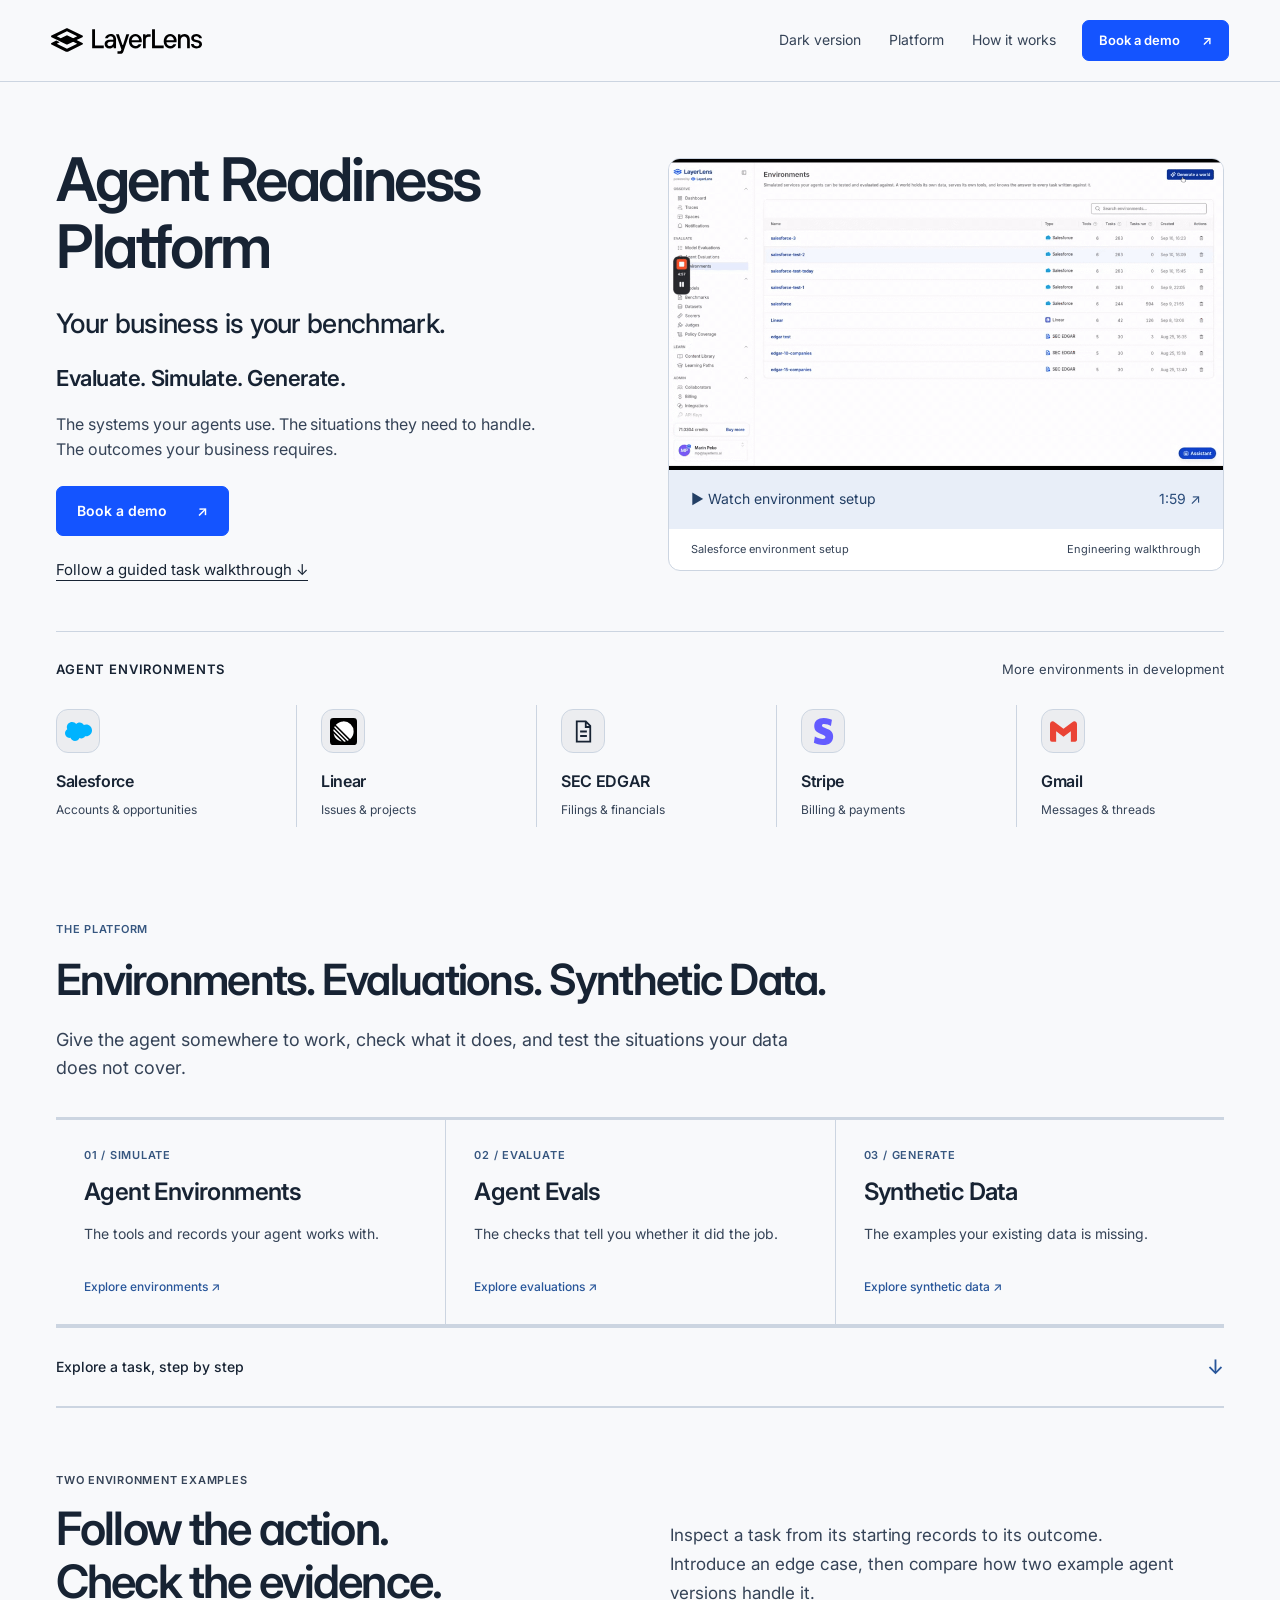
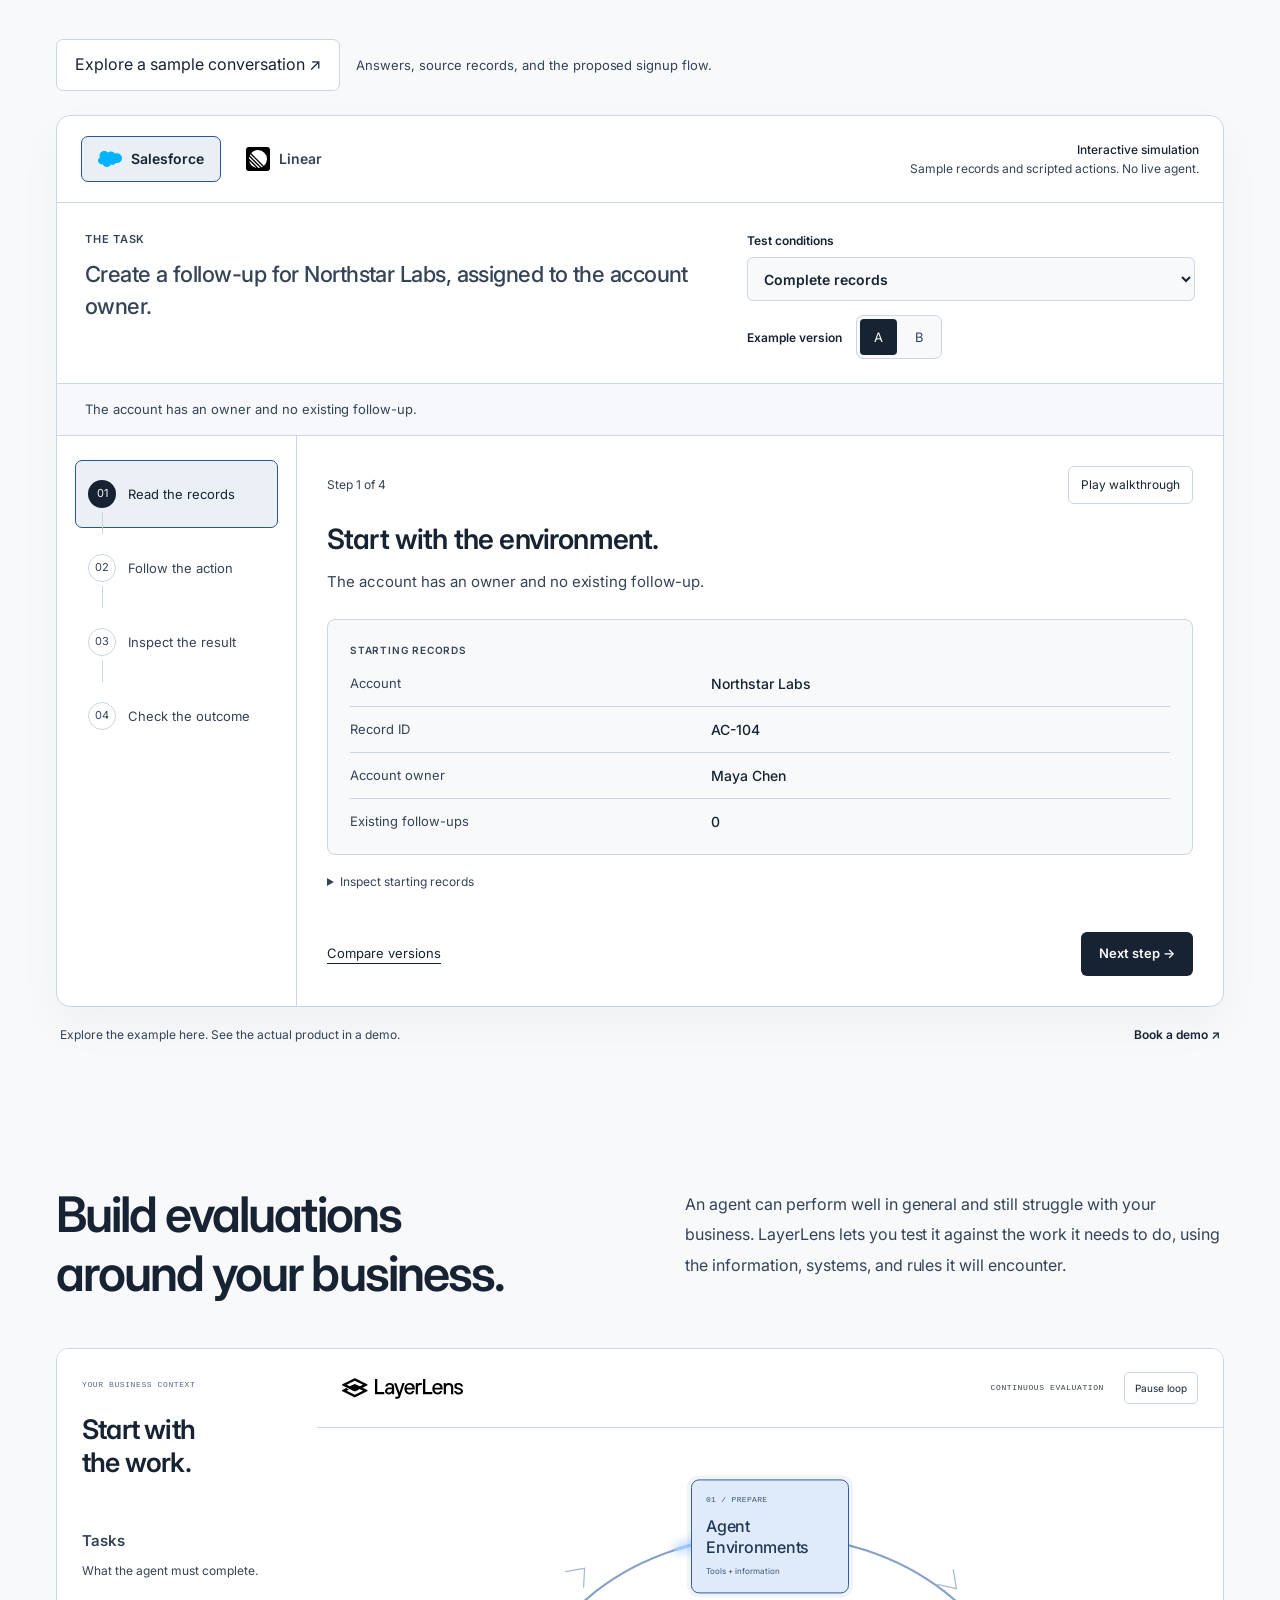
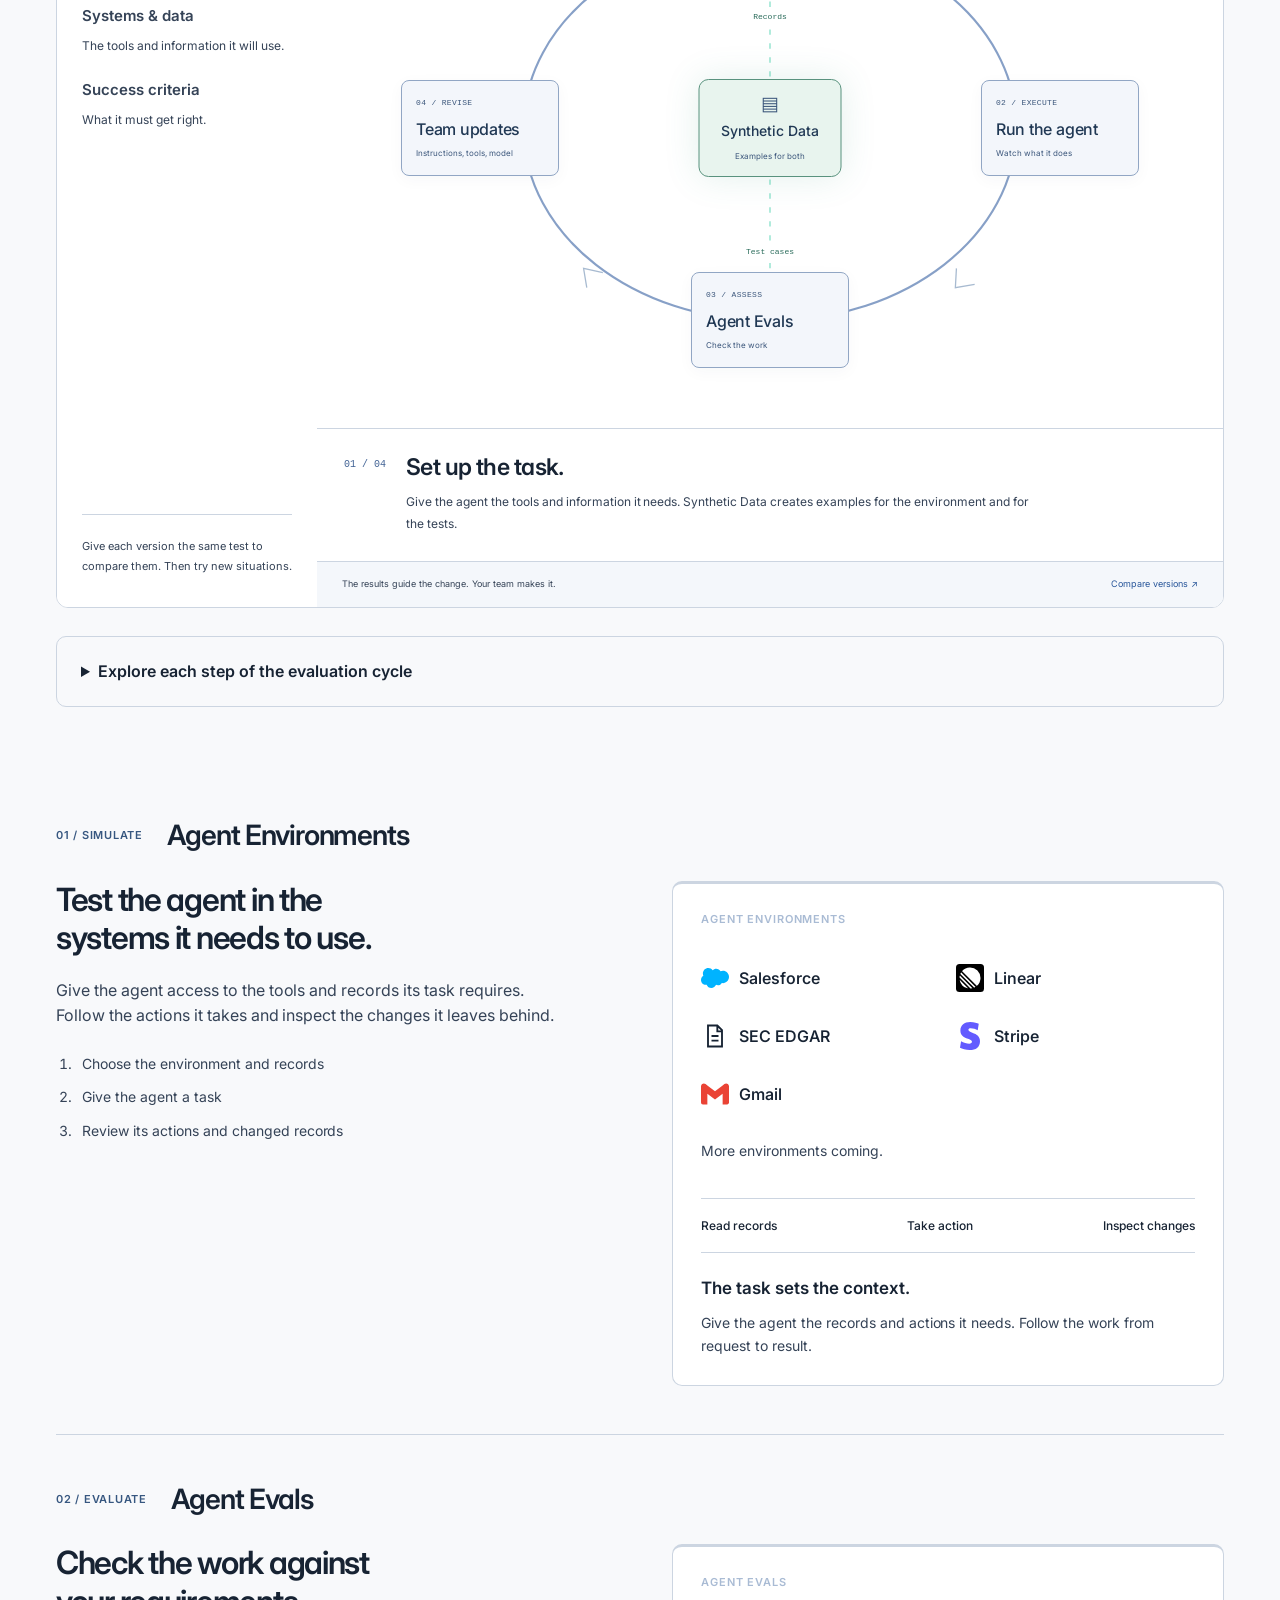
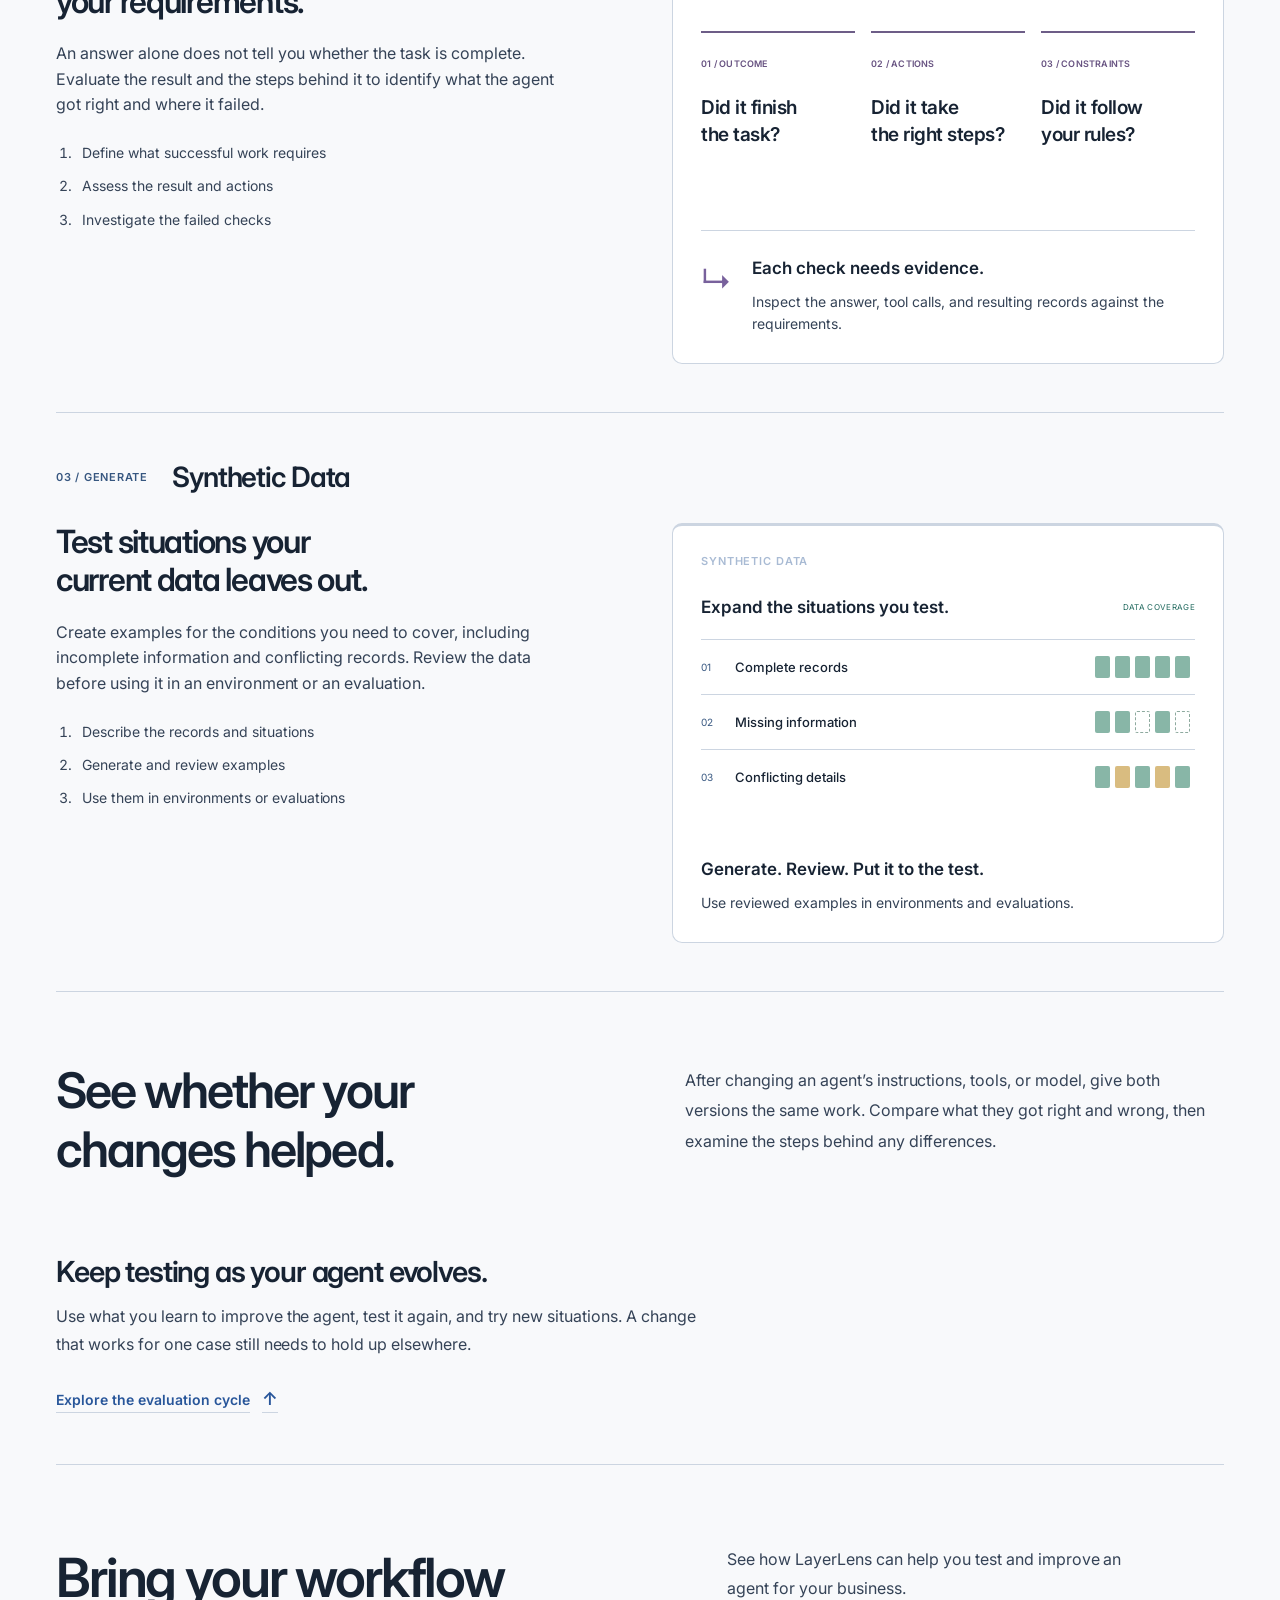
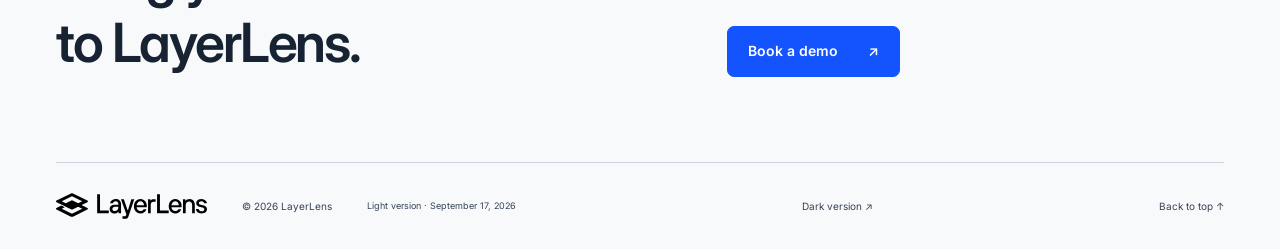
<file: review-light/index.html>
<!doctype html>
<html lang="en"><head><meta charset="utf-8"><meta name="viewport" content="width=device-width,initial-scale=1"><meta name="robots" content="noindex,nofollow"><title>LayerLens | Your business is your benchmark</title><link rel="icon" href="../assets/LL-logo-white.svg"><style>@font-face{font-family:Inter;src:url(../assets/Inter.ttf) format('truetype');font-weight:100 900;font-display:swap}
:root{--bg:#090d13;--panel:#121b29;--ink:#f1f4f9;--copy:#acb9ce;--line:#2b394f;--blue:#1454ff;--light:#a2baff;--data:#79cfbf;--world:#b9a8ed;--mono:ui-monospace,SFMono-Regular,monospace}
*{box-sizing:border-box}html{scroll-padding-top:100px}body{margin:0;background:var(--bg);color:var(--ink);font:15px/1.7 Inter,Arial,sans-serif;-webkit-font-smoothing:antialiased}a{color:inherit;text-decoration:none}button,select{font:inherit}button,a{touch-action:manipulation}button{cursor:pointer}p,h1,h2,h3,h4,figure{margin:0}p{color:var(--copy)}h1,h2,h3,h4{font-weight:500;letter-spacing:-.04em;line-height:1.14}h2{font-size:49px}h3{font-size:30px}h4{font-size:27px}a:focus-visible,button:focus-visible,select:focus-visible,summary:focus-visible{outline:2px solid #98dacd;outline-offset:5px}a:hover{text-decoration:underline;text-underline-offset:5px}.wrap{width:calc(100% - 112px);max-width:1280px;margin:0 auto}.mono,.eyebrow{font:10px/1.6 var(--mono);letter-spacing:.075em}.eyebrow{color:var(--light);text-transform:uppercase}.skip{position:absolute;top:-80px;left:20px;background:white;color:#111;padding:12px;z-index:100}.skip:focus{top:10px}.site-header{position:sticky;top:0;z-index:30;display:flex;align-items:center;gap:26px;height:82px;padding:0 max(4%,calc((100vw - 1280px)/2));background:#090d13ef;border-bottom:1px solid #273249;backdrop-filter:blur(16px)}.brand{display:flex;margin-right:auto}.site-header nav{display:flex;gap:28px;font-size:12px;color:#b7c3d6}.motion-control{background:none;border:0;color:#a2b4d3;min-width:30px;min-height:36px;font-size:12px}.button{display:inline-flex;align-items:center;justify-content:center;gap:30px;padding:13px 20px;background:var(--blue);border:1px solid var(--blue);border-radius:7px;color:white;font-size:12px;font-weight:550;min-height:45px;transition:background .2s,box-shadow .2s;text-decoration:none!important}.button:hover{background:#326afa;box-shadow:0 5px 30px #1d58f32b}.site-header .button{font-size:11px;min-height:38px;padding:9px 16px;gap:22px}.hero{padding-top:70px}.hero>.eyebrow{font-family:Inter,Arial,sans-serif;font-size:11px;letter-spacing:.08em;margin-bottom:25px}.hero-grid{display:grid;grid-template-columns:1.6fr 1fr;gap:75px;align-items:end}.hero h1{font-size:clamp(57px,6vw,85px);line-height:1.045;letter-spacing:-.06em}.hero h1 span{color:var(--light)}.hero-descriptor{color:#eef2fa;font-size:23px;letter-spacing:-.03em;line-height:1.4}.hero-body{font-size:16px;line-height:1.8;margin:18px 0 23px;max-width:410px}.hero-explanation .button{margin-top:0}.demo-image{margin:54px 0 0;border:1px solid #3a4a63;border-radius:12px;overflow:hidden;background:#121b28;box-shadow:0 20px 110px #10306822}.demo-image>img{display:block;width:100%;height:auto}.demo-image figcaption{display:flex;justify-content:space-between;gap:15px;padding:14px 20px;color:#b9c6da;font-size:10px;border-top:1px solid #3a4a63}.demo-image figcaption>span:last-child{font-size:9px;color:#8194b3}.platform{padding-top:105px}.section-intro{display:grid;grid-template-columns:1fr 1fr;gap:90px;align-items:start;margin-bottom:45px}.section-intro h2{max-width:560px}.section-intro>p{font-size:16px;line-height:1.9;max-width:560px;padding-top:3px}.platform-map{display:grid;grid-template-columns:.9fr .2fr 1.2fr;border:1px solid #3b4f6d;border-radius:12px;padding:37px;background:radial-gradient(ellipse at 70% 20%,#1a31587a,transparent 65%),#101925;overflow:hidden;position:relative}.map-input{background:#edf1f7;border-radius:8px;color:#182940;padding:26px;box-shadow:0 14px 40px #0004;position:relative;z-index:2}.map-input>.mono{font-size:9px;color:#4e688c}.map-input>div{display:grid;grid-template-columns:23px 1fr;column-gap:10px;padding:24px 0;border-bottom:1px solid #c6d1e1}.map-input>div:last-child{border-bottom:0;padding-bottom:0}.map-input>div>span{font:9px var(--mono);padding-top:7px;color:#7b8da6}.map-input strong{font-size:20px;font-weight:550;letter-spacing:-.03em}.map-input p{grid-column:2;font-size:12px;line-height:1.75;color:#5e6f87;margin-top:8px;max-width:250px}.map-bridge{position:relative;display:flex;align-items:center;justify-content:center;color:#9bbaff;font-size:22px}.map-bridge i{position:absolute;left:0;right:0;height:1px;background:#759ded66;top:50%}.map-bridge i:nth-child(1){top:30%;transform:rotate(25deg);transform-origin:left}.map-bridge i:nth-child(3){top:70%;transform:rotate(-25deg);transform-origin:left}.map-bridge>span{z-index:1;background:#142039;border:1px solid #415b86;display:grid;place-items:center;width:32px;height:32px;border-radius:50%;font-size:17px}.map-bridge i:after{content:'';position:absolute;width:4px;height:4px;top:-2px;border-radius:50%;background:#bbd2ff;box-shadow:0 0 12px #799ce8;animation:travel 3.5s linear infinite}.map-bridge i:nth-child(2):after{animation-delay:1s}.map-bridge i:nth-child(3):after{animation-delay:2s}.map-platform{display:flex;flex-direction:column;position:relative;z-index:2}.map-brand{display:block;padding:8px 0 22px 2px}.map-lanes{display:grid;gap:11px}.map-lanes>a{display:flex;align-items:center;gap:18px;border:1px solid #506992;background:linear-gradient(120deg,#263b5e,#16273f);border-radius:7px;padding:19px 18px;transition:transform .2s,border-color .2s;text-decoration:none}.map-lanes>a:hover{transform:translateX(4px);border-color:#9fbaf1}.lane-index{font:9px var(--mono);color:#90b0ec}.map-lanes strong{display:block;font-size:19px;line-height:1.3;font-weight:500;letter-spacing:-.02em}.map-lanes div>span{display:block;font-size:11px;line-height:1.6;color:#a8bfdf;margin-top:6px}.map-lanes b{font-size:15px;color:#87a9eb;font-weight:400;margin-left:auto}.map-lanes>a:nth-child(2){border-color:#695d8f;background:linear-gradient(120deg,#332e4a,#211f35)}.map-lanes>a:nth-child(2) .lane-index,.map-lanes>a:nth-child(2) b{color:#c2b4ef}.map-lanes>a:nth-child(2) div>span{color:#b4acca}.map-lanes>a:nth-child(3){border-color:#42776e;background:linear-gradient(120deg,#203e3d,#142b30)}.map-lanes>a:nth-child(3) .lane-index,.map-lanes>a:nth-child(3) b{color:#83d6c5}.map-lanes>a:nth-child(3) div>span{color:#9cbbb8}.map-output{padding:23px 2px 0}.map-output .mono{font-size:8px;color:#96add1}.map-output p{font-size:11px;margin-top:7px;color:#c3d2e8}.map-output i{font-style:normal;padding:0 7px;color:#6a87b6}.capabilities{margin-top:60px}.capability{display:grid;grid-template-columns:.75fr 1.2fr 1fr;gap:55px;padding:50px 0;border-bottom:1px solid var(--line);align-items:start}.capability-label .mono{font-size:9px;color:#8aacfa}.capability-label h3{font-size:26px;margin-top:13px}.capability-copy h4{font-size:26px;max-width:400px;line-height:1.22}.capability-copy p{font-size:14px;line-height:1.85;margin-top:18px;max-width:420px}.capability-art{min-width:0;min-height:190px;padding:12px 0;color:#b6c7e4}.eval-art{display:grid;justify-items:stretch}.eval-art>div{display:flex;gap:12px;justify-content:space-between;align-items:center;border:1px solid #3c5273;padding:10px 12px;border-radius:5px;background:#121e2f;font-size:9px}.eval-art b{font-size:10px;font-weight:450;color:#d0dcf1}.eval-art .art-result{border-color:#637eac}.art-arrow{display:block;text-align:center;color:#6b8bbc;font-size:12px;line-height:20px}.world-art{padding-top:7px}.world-agent{border:1px solid #6e6092;background:#262239;color:#d3c9f3;border-radius:5px;padding:9px;text-align:center;font-size:11px;width:105px;margin:auto}.world-links{display:flex;justify-content:space-around;color:#9f8ec3;font-size:14px;padding:5px 0}.world-tools{display:flex;justify-content:space-between;gap:7px}.world-tools>span{border:1px solid #504766;background:#1b192b;padding:8px;flex:1;text-align:center;font-size:10px;border-radius:4px}.world-state{margin-top:16px;border-top:1px solid #49415e;padding-top:13px;display:grid;gap:8px;font-size:9px}.world-state .mono{font-size:7px;color:#9486b3}.world-state i{padding:0 7px;color:#a992cc;font-style:normal}.data-art{padding-top:3px}.data-sheets{height:133px;display:flex;justify-content:center;align-items:center}.data-sheets>div{width:78px;height:99px;border:1px solid #619d93;background:linear-gradient(140deg,#243f40,#10262a);border-radius:5px;padding:24px 12px;transform:rotate(-10deg);margin-right:-17px;box-shadow:0 9px 20px #0004}.data-sheets>div:nth-child(2){transform:translateY(-9px);z-index:1}.data-sheets>div:nth-child(3){transform:rotate(10deg);margin-right:0}.data-sheets i{display:block;height:3px;width:100%;background:#84bcb344;margin-bottom:10px}.data-sheets i:last-child{width:65%}.data-destinations{display:flex;gap:7px;flex-wrap:wrap;justify-content:center}.data-destinations>span{border:1px solid #3b645e;padding:6px 8px;color:#98c8c0;font-size:8px;border-radius:4px}#agent-environments .capability-label .mono{color:var(--world)}#synthetic-data .capability-label .mono{color:var(--data)}.comparison{padding-top:100px}.comparison-surface{border:1px solid #435879;border-radius:12px;background:#111b29;overflow:hidden}.comparison-toolbar{display:flex;justify-content:space-between;gap:25px;align-items:center;padding:20px 25px;border-bottom:1px solid #34445c}.comparison-toolbar>.mono{font-size:9px;color:#9ab2d8}.comparison-toolbar label{display:flex;gap:14px;align-items:center;font-size:10px;color:#9cafcc}.comparison-toolbar select{background:#1b2a40;color:#edf2fb;padding:9px 30px 9px 12px;font-size:11px;border:1px solid #5c7293;border-radius:5px;max-width:100%}.comparison-context{display:flex;justify-content:space-between;gap:30px;padding:27px 25px;border-bottom:1px solid #34445c;background:linear-gradient(100deg,#1a2d47,#111c2c)}.comparison-context .mono{font-size:8px;color:#839fc8;display:block;margin-bottom:8px}.comparison-context strong{font-size:19px;line-height:1.4;letter-spacing:-.02em;font-weight:500}.fixed-conditions{display:flex;gap:9px;align-items:center;flex-wrap:wrap;justify-content:end}.fixed-conditions>span{border:1px solid #3b506e;border-radius:5px;padding:6px 9px;font-size:9px;color:#adc0df}.result-row{display:grid;grid-template-columns:1.6fr 1fr 1fr;gap:25px;padding:21px 25px;border-bottom:1px solid #2c3e57;font-size:13px;align-items:center}.result-row>span{min-width:0}.result-head{font-size:10px;color:#8da3c4}.result-row>span:first-child{color:#b6c7df}.result-pass{color:#94d8bf}.result-fail{color:#dfa98d}.trace-diff{display:flex;align-items:center;justify-content:space-between;gap:35px;padding:25px;background:#19283d66}.trace-diff .mono{font-size:8px;color:#8fa9d1}.trace-diff p{font-size:13px;line-height:1.8;max-width:620px;margin-top:9px}.assessment{font-size:10px;color:#9bd1bd;padding:8px 11px;border:1px solid #486a6259;border-radius:5px;white-space:nowrap}.assessment.mixed{color:#e0ba92;border-color:#9b785754}.example-note{border-top:1px solid #34465f;padding:16px 25px;font-size:10px;color:#8da4c5}.example-note summary{cursor:pointer}.example-note p{font-size:12px;line-height:1.8;padding-top:14px;max-width:820px}.iteration{display:grid;grid-template-columns:1fr 1fr;gap:90px;margin-top:45px;padding:35px 0 80px;border-bottom:1px solid var(--line)}.iteration h3{font-size:29px;max-width:460px}.iteration p{font-size:14px;line-height:1.85;margin-top:17px;max-width:500px}.iteration-flow{padding:6px 10px}.flow-stages{display:flex;align-items:center;gap:9px;justify-content:space-between}.flow-stages>span{border:1px solid #466083;border-radius:5px;padding:11px 15px;background:#132137;color:#c0d3ef;font-size:11px;white-space:nowrap}.flow-stages>i{color:#7797ca;font-style:normal;font-size:12px}.return-route{display:flex;justify-content:space-between;border:1px solid #516d9770;border-top:0;border-radius:0 0 10px 10px;margin:0 25px;height:48px;align-items:end;color:#92acd5;padding:0 10px;position:relative}.return-route>span:nth-child(2){font:8px var(--mono);letter-spacing:.05em;padding:3px 10px;background:var(--bg);transform:translateY(7px)}.return-route>span:first-child,.return-route>span:last-child{font-size:17px;padding-bottom:5px}.fresh-check{text-align:center;font-size:9px;color:#7f95b6;margin-top:28px}.closing{padding:80px 0 85px;display:grid;grid-template-columns:1.15fr 1fr;gap:100px;align-items:center}.closing h2{font-size:54px;max-width:600px}.closing p{font-size:16px;line-height:1.8;max-width:410px}.closing .button{margin-top:24px}footer{display:flex;align-items:center;gap:35px;padding:30px 0;border-top:1px solid var(--line);font-size:10px;color:#8a9dbb}footer>span{white-space:nowrap}footer p{font-size:9px;color:#7589a7}footer a{margin-left:auto;white-space:nowrap;font-size:10px}
@keyframes travel{from{left:0;opacity:0}20%{opacity:1}80%{opacity:1}to{left:100%;opacity:0}}.motion-paused *,.motion-paused *::before,.motion-paused *::after{animation-play-state:paused!important}
@media(min-width:1700px){.hero{padding-top:90px}}
@media(max-width:1100px){.wrap{width:calc(100% - 72px)}.hero-grid{gap:45px;grid-template-columns:1.5fr 1fr}.hero h1{font-size:65px}.hero-descriptor{font-size:20px}.hero-body{font-size:14px}.section-intro{gap:50px}.section-intro h2{font-size:41px}.section-intro>p{font-size:15px}.platform-map{padding:28px;grid-template-columns:1fr .15fr 1.2fr}.map-input{padding:23px}.map-input strong{font-size:18px}.map-lanes>a{padding:16px 14px;gap:13px}.map-lanes strong{font-size:17px}.capability{gap:30px;grid-template-columns:.8fr 1.2fr 1fr}.capability-label h3{font-size:24px}.capability-copy h4{font-size:23px}.capability-copy p{font-size:13px}.iteration{gap:50px}.flow-stages>span{font-size:9px;padding:10px}.closing{gap:65px}.closing h2{font-size:45px}}
@media(max-width:800px){.site-header{padding:0 30px;gap:20px}.site-header nav{font-size:11px;gap:20px}.hero{padding-top:50px}.hero-grid{grid-template-columns:1fr;gap:28px}.hero h1{font-size:70px}.hero-explanation{max-width:600px}.hero-descriptor{font-size:23px}.hero-body{max-width:600px;font-size:16px}.hero-explanation .button{margin-top:0}.demo-image{margin-top:35px}.section-intro{grid-template-columns:1fr;gap:22px;margin-bottom:34px}.section-intro h2{max-width:590px;font-size:44px}.section-intro>p{max-width:640px;font-size:15px}.platform{padding-top:75px}.platform-map{padding:25px;grid-template-columns:1fr .1fr 1.1fr}.map-input{padding:20px}.map-input>div{grid-template-columns:18px 1fr;padding:21px 0;gap:7px}.map-input strong{font-size:16px}.map-input p{font-size:11px}.map-lanes>a{padding:14px 12px;gap:10px}.lane-index{font-size:8px}.map-lanes strong{font-size:16px}.map-lanes div>span{font-size:10px}.map-bridge>span{width:25px;height:25px;font-size:13px}.map-output p{font-size:10px}.map-output i{padding:0 3px}.capabilities{margin-top:35px}.capability{grid-template-columns:1fr 1fr;gap:22px 40px;padding:35px 0}.capability-label{grid-column:1/-1;display:flex;gap:20px;align-items:center}.capability-label h3{margin-top:0;font-size:25px}.capability-copy h4{font-size:25px}.capability-copy p{font-size:14px}.capability-art{max-width:320px;width:100%;justify-self:end}.comparison{padding-top:75px}.comparison-context{flex-direction:column;gap:17px}.fixed-conditions{justify-content:start}.iteration{gap:35px}.iteration h3{font-size:27px}.iteration p{font-size:13px}.flow-stages{gap:5px}.flow-stages>span{font-size:8px;padding:10px 7px}.closing{gap:40px;padding-top:60px}.closing h2{font-size:40px}.closing p{font-size:14px}footer{gap:20px;flex-wrap:wrap}footer p{order:4;width:100%}}
@media(max-width:550px){html{scroll-padding-top:86px}.wrap{width:calc(100% - 44px)}.site-header{height:70px;padding:0 20px;gap:10px}.brand img{width:128px;height:auto}.site-header nav{display:none}.motion-control{min-width:27px;padding:5px}.site-header .button{font-size:10px;gap:13px;padding:9px 12px}.hero{padding-top:42px}.hero>.eyebrow{font-size:9px;letter-spacing:.07em;margin-bottom:24px}.hero h1{font-size:clamp(41px,10.5vw,58px);letter-spacing:-.055em;line-height:1.07}.hero-grid{gap:25px}.hero-descriptor{font-size:21px}.hero-body{font-size:14px;line-height:1.85;margin:15px 0 22px}.button{font-size:12px;padding:12px 20px}.demo-image{margin-top:32px;border-radius:7px}.demo-image figcaption{font-size:9px;padding:11px 13px;flex-direction:column;gap:3px}.demo-image figcaption>span:last-child{font-size:8px}.platform{padding-top:64px}.section-intro h2{font-size:36px;line-height:1.12;letter-spacing:-.04em}.section-intro>p{font-size:14px;line-height:1.85}.platform-map{grid-template-columns:1fr;padding:20px;gap:0;border-radius:9px}.map-input{padding:22px}.map-input>.mono{font-size:8px}.map-input>div{padding:18px 0;grid-template-columns:19px 1fr;gap:10px}.map-input strong{font-size:19px}.map-input p{font-size:12px;max-width:100%;margin-top:5px}.map-bridge{height:42px}.map-bridge i{display:none}.map-bridge>span{transform:rotate(90deg);width:27px;height:27px}.map-brand{padding:0 0 19px}.map-brand img{width:112px;height:auto}.map-lanes{gap:9px}.map-lanes>a{padding:15px 13px;gap:12px}.map-lanes strong{font-size:18px}.map-lanes div>span{font-size:11px}.map-output{padding-top:19px}.map-output .mono{font-size:7px}.map-output p{font-size:10px;line-height:1.9}.capabilities{margin-top:20px}.capability{grid-template-columns:1fr;gap:22px;padding:34px 0}.capability-label{grid-column:auto;flex-direction:column;align-items:start;gap:9px}.capability-label .mono{font-size:8px}.capability-label h3{font-size:27px}.capability-copy h4{font-size:25px;max-width:100%;line-height:1.25}.capability-copy p{font-size:14px;line-height:1.85;margin-top:15px;max-width:100%}.capability-art{max-width:100%;justify-self:stretch;padding:12px 14px 0;min-height:170px}.eval-art>div{font-size:10px;padding:11px 12px}.eval-art b{font-size:11px}.world-tools>span{font-size:11px}.world-state{font-size:10px}.world-state .mono{font-size:8px}.data-sheets{height:120px}.data-destinations>span{font-size:9px}.comparison{padding-top:63px}.comparison-toolbar{padding:17px;flex-direction:column;align-items:start;gap:17px}.comparison-toolbar>.mono{font-size:8px}.comparison-toolbar label{width:100%;display:grid;gap:8px;font-size:10px}.comparison-toolbar select{width:100%;font-size:12px;padding:10px}.comparison-context{padding:20px 17px;gap:15px}.comparison-context strong{font-size:18px}.fixed-conditions{gap:6px}.fixed-conditions>span{font-size:8px;padding:5px 7px}.result-row{grid-template-columns:1.5fr .75fr .75fr;gap:12px;padding:18px 16px;font-size:11px;align-items:start}.result-head{font-size:9px}.trace-diff{padding:21px 17px;flex-direction:column;align-items:start;gap:15px}.trace-diff p{font-size:12px;line-height:1.85}.trace-diff .mono{font-size:7px}.assessment{font-size:9px;white-space:normal}.example-note{padding:15px 17px;font-size:9px}.example-note p{font-size:11px}.iteration{grid-template-columns:1fr;gap:26px;padding:0 0 45px;margin-top:32px}.iteration h3{font-size:27px}.iteration p{font-size:14px}.iteration-flow{padding:5px 0}.flow-stages>span{font-size:10px;padding:10px 12px}.flow-stages>i{font-size:11px}.fresh-check{font-size:9px}.closing{grid-template-columns:1fr;gap:22px;padding:48px 0 55px}.closing h2{font-size:38px}.closing p{font-size:14px;max-width:100%}.closing .button{margin-top:22px}footer{padding:27px 0;gap:18px;font-size:9px}footer img{width:125px;height:auto}footer p{font-size:8px}footer a{font-size:9px}}
@media(max-width:350px){.site-header{padding:0 14px;gap:6px}.brand img{width:111px}.site-header .button{font-size:9px;padding:9px 10px;gap:8px}.hero h1{font-size:40px}.hero-descriptor{font-size:18px}.hero-body{font-size:13px}.section-intro h2{font-size:32px}.platform-map{padding:16px}.map-input{padding:18px}.map-lanes strong{font-size:16px}.map-lanes div>span{font-size:10px}.map-output p{font-size:9px}.capability-copy h4{font-size:24px}.result-row{gap:9px;padding:16px 12px;font-size:10px}.result-head{font-size:8px}.fixed-conditions>span{font-size:7px;padding:5px 6px}.flow-stages>span{font-size:9px;padding:10px 8px}.closing h2{font-size:34px}}
@media(prefers-reduced-motion:reduce){*,*::before,*::after{animation:none!important;transition:none!important;scroll-behavior:auto!important}}
.continuous-system{display:grid;grid-template-columns:260px 1fr;border:1px solid #405778;border-radius:12px;overflow:hidden;background:#111b29}.loop-context{background:#edf1f7;color:#1c2c44;padding:30px 25px;display:flex;flex-direction:column}.loop-context>.mono{font-size:8px;color:#526b91}.loop-context h3{font-size:27px;line-height:1.2;margin-top:22px;letter-spacing:-.03em}.loop-context dl{margin:28px 0}.loop-context dt{font-size:15px;font-weight:550;margin-top:22px}.loop-context dd{font-size:12px;line-height:1.8;color:#62738c;margin:7px 0 0}.loop-context>p{font-size:11px;line-height:1.8;color:#65758e;padding-top:22px;margin-top:auto;border-top:1px solid #c8d2e1}.motion-workspace{min-width:0;background:radial-gradient(ellipse at 50% 43%,#27446b55,transparent 67%),#101a29}.motion-heading{display:flex;align-items:center;gap:20px;padding:23px 25px;border-bottom:1px solid #30435f}.motion-heading>.mono{font-size:8px;color:#8ca5c9;margin-left:auto}.cycle-toggle{background:#1e304b;border:1px solid #526b8f;border-radius:5px;color:#bcd0ee;padding:7px 10px;font-size:10px;white-space:nowrap}.cycle-diagram{position:relative;width:100%;aspect-ratio:720/560;max-height:600px;min-height:390px}.cycle-routes{position:absolute;inset:0;width:100%;height:100%;overflow:visible}.cycle-track{fill:none;stroke:url(#cycle-color);stroke-width:1.3;opacity:.6}.data-feed{fill:none;stroke:#75c6b7;stroke-width:1;stroke-dasharray:4 5;opacity:.65}.route-arrow{fill:none;stroke:#9eb9e5;stroke-width:1.2;opacity:.7}.cycle-node{position:absolute;transform:translate(-50%,-50%);width:158px;min-height:96px;text-align:left;background:#182941;border:1px solid #47618b;border-radius:8px;padding:14px;z-index:2;transition:background .35s,border-color .35s,box-shadow .35s;color:#eef3fc}.cycle-node .mono{display:block;color:#8ba8d7;font-size:8px;letter-spacing:.04em;margin-bottom:9px}.cycle-node strong{font-size:16px;line-height:1.3;display:block;font-weight:500;letter-spacing:-.015em}.cycle-node small{display:block;font-size:8px;color:#92aace;margin-top:7px}.cycle-node.active{background:#273f62;border-color:#9fbdf9;box-shadow:0 0 0 4px #5d8edc15,0 0 30px #4666ba20}.node-world{left:50%;top:18%;border-color:#796b9b}.node-world.active{border-color:#c2b1ee;background:#39304e}.node-agent{left:82%;top:50%}.node-eval{left:50%;top:82%}.node-team{left:18%;top:50%}.data-center{position:absolute;left:50%;top:50%;transform:translate(-50%,-50%);display:flex;flex-direction:column;align-items:center;justify-content:center;width:143px;height:98px;gap:7px;border:1px solid #518f82;background:#15342fd9;border-radius:10px;z-index:2;text-decoration:none!important}.data-center strong{font-size:14px;font-weight:500;color:#b7e4d8}.data-center small{font-size:8px;color:#80b6a9}.data-icon{font-size:19px;color:#80d6bd;line-height:1}.feed-label{position:absolute;left:50%;transform:translateX(-50%);font:8px var(--mono);color:#72aa9e;background:#152436;padding:4px 7px;z-index:1}.feed-records{top:30%}.feed-cases{bottom:28%}.cycle-explainer{display:flex;gap:20px;border-top:1px solid #344b6b;background:#15233a;padding:24px 27px;min-height:133px}.cycle-step{font:10px var(--mono);color:#85aaf0;white-space:nowrap;padding-top:6px}.cycle-explainer h4{font-size:23px;letter-spacing:-.025em;line-height:1.25}.cycle-explainer p{font-size:12px;line-height:1.85;margin-top:9px;max-width:640px}.cycle-footer{display:flex;justify-content:space-between;gap:20px;padding:15px 25px;font-size:9px;color:#7f99bd;border-top:1px solid #293c59}.cycle-footer a{white-space:nowrap;color:#a2badc}.return-to-loop{font-size:13px;color:#9eb9e8;display:flex;align-items:center;gap:25px;justify-self:center;align-self:center}
@media(max-width:1100px){.continuous-system{grid-template-columns:220px 1fr}.loop-context{padding:25px 21px}.loop-context h3{font-size:24px}.motion-heading{gap:12px;padding:20px}.motion-heading>.mono{display:none}.cycle-toggle{margin-left:auto}.cycle-node{width:132px;padding:11px;min-height:87px}.cycle-node strong{font-size:14px}.cycle-node small{font-size:7px}.data-center{width:124px;height:90px}.data-center strong{font-size:12px}.cycle-diagram{min-height:380px}.cycle-explainer{padding:22px;min-height:157px}.cycle-explainer h4{font-size:21px}}
@media(max-width:800px){.continuous-system{grid-template-columns:1fr}.loop-context{padding:25px;display:block}.loop-context h3{font-size:25px;margin-top:12px}.loop-context dl{display:grid;grid-template-columns:repeat(3,1fr);column-gap:25px;margin:20px 0}.loop-context dt{grid-row:1;margin:0;font-size:14px}.loop-context dd{grid-row:2;font-size:11px;line-height:1.7}.loop-context>p{font-size:11px;padding-top:15px}.motion-heading>.mono{display:block}.motion-heading .cycle-toggle{margin-left:0}.cycle-diagram{min-height:0;max-height:none}.cycle-node{width:155px;padding:14px;min-height:94px}.cycle-node strong{font-size:16px}.cycle-node small{font-size:8px}.data-center{width:140px;height:100px}.data-center strong{font-size:14px}.cycle-explainer{min-height:134px}}
@media(max-width:550px){.loop-context{padding:23px}.loop-context h3{font-size:24px;max-width:none}.loop-context dl{column-gap:16px}.loop-context dt{font-size:12px}.loop-context dd{font-size:10px}.loop-context>p{font-size:10px}.motion-heading{padding:18px 16px}.motion-heading>.mono{display:none}.motion-heading img{width:112px;height:auto}.motion-heading .cycle-toggle{margin-left:auto;font-size:9px}.cycle-diagram{aspect-ratio:720/640}.cycle-routes{height:100%}.cycle-node{width:94px;min-height:76px;padding:10px 8px}.cycle-node .mono{font-size:6px;margin-bottom:6px}.cycle-node strong{font-size:11px}.cycle-node small{font-size:6px;line-height:1.5;margin-top:5px}.node-world{top:22%}.node-eval{top:78%}.data-center{width:102px;height:77px;border-radius:7px;gap:5px}.data-center strong{font-size:10px}.data-center small{font-size:6px}.data-icon{font-size:16px}.feed-label{font-size:6px;padding:2px 4px}.feed-records{top:35%}.feed-cases{bottom:33%}.cycle-explainer{padding:20px 17px;gap:14px;min-height:167px}.cycle-step{font-size:8px}.cycle-explainer h4{font-size:21px}.cycle-explainer p{font-size:11px}.cycle-footer{padding:14px 17px;gap:13px;font-size:8px}.cycle-footer>span{max-width:160px}.cycle-footer a{white-space:normal;text-align:right;max-width:90px}.return-to-loop{justify-self:start;font-size:12px}.iteration{gap:25px}}
@media(max-width:350px){.loop-context{padding:21px}.loop-context dl{gap:8px}.loop-context dt{font-size:11px}.loop-context dd{font-size:9px}.cycle-node{width:81px;min-height:72px;padding:9px 6px}.cycle-node strong{font-size:10px}.cycle-node .mono{font-size:5px}.cycle-node small{font-size:5.5px}.data-center{width:88px;height:69px}.data-center strong{font-size:9px}.data-center small{font-size:5.5px}.cycle-explainer{min-height:193px}.cycle-explainer h4{font-size:20px}.cycle-footer{font-size:7px}}
.mechanism-detail{margin-top:17px;font-size:11px;color:#8faad1}.mechanism-detail summary{cursor:pointer}.mechanism-detail p{font-size:12px;margin-top:12px;line-height:1.8}
@media(max-width:550px){.feed-label{display:none}}
/* Product workflows: inputs, action, and inspectable output. */
.product-workflow{grid-template-columns:1fr 1.35fr;gap:30px 70px;padding:65px 0}.product-workflow .capability-label{grid-column:1}.product-workflow .capability-copy{grid-column:2}.product-workflow .capability-copy h4{max-width:520px;font-size:34px}.product-workflow .capability-copy p{max-width:560px;font-size:15px}.product-process{align-self:center}.product-process ol{list-style:none;padding:0;margin:0;display:grid;gap:27px}.product-process li{display:flex;gap:20px}.product-process li>span{font:11px var(--mono);color:var(--world);padding-top:5px}.product-process h5{font-size:17px;font-weight:500;letter-spacing:-.02em;line-height:1.4;margin:0 0 8px}.product-process p{font-size:13px;line-height:1.8;max-width:340px}.product-preview{border:1px solid #554b70;border-radius:10px;overflow:hidden;background:linear-gradient(140deg,#211e31,#121a27);min-width:0}.preview-heading{display:flex;justify-content:space-between;align-items:center;gap:15px;padding:18px 22px;border-bottom:1px solid #49435e}.preview-heading .mono{color:#bfafd9;font-size:9px}.preview-heading>span:last-child{font-size:9px;color:#9e99b2}.world-services{display:flex;align-items:center;justify-content:center;gap:15px;padding:23px 20px}.world-services>span{padding:7px 15px;background:#373048;border:1px solid #6d608b;border-radius:5px;font-size:12px;color:#e5dbf9}.world-services i{font-style:normal;color:#8c7ea7}.state-toolbar{padding:5px 22px 17px;display:flex;justify-content:space-between;gap:15px;align-items:center}.state-toolbar>strong{font-size:12px;font-weight:450;color:#b9b3c9}.state-switch{display:flex;border:1px solid #625773;border-radius:5px;padding:3px;gap:3px}.state-switch button{border:0;color:#ada5bf;font-size:10px;padding:7px 10px;border-radius:3px;background:transparent;white-space:nowrap}.state-switch button[aria-pressed=true]{background:#ded5ef;color:#262034}.record-inspector{margin:0 22px;border-top:1px solid #454057}.record-inspector>div{display:flex;justify-content:space-between;gap:20px;border-bottom:1px solid #454057;padding:12px 0;font-size:12px}.record-inspector dt{color:#a59bb8}.record-inspector dd{margin:0;color:#e2d9f1}.world-observation{font-size:12px;padding:17px 22px;line-height:1.75;min-height:77px;color:#c1b6d5}.product-result{padding:21px 22px;background:#0a101c66;border-top:1px solid #454057}.product-result>.mono{font-size:8px;color:#a699bf}.product-result p{font-size:13px;line-height:1.85;margin-top:9px;color:#d0c9dd}.synthetic-preview{border-color:#3b6b61;background:linear-gradient(140deg,#162f2d,#121b26)}.synthetic-preview .preview-heading,.synthetic-preview .product-result{border-color:#34554f}.synthetic-preview .preview-heading .mono,.synthetic-preview .product-result>.mono,#synthetic-data .product-process li>span{color:#8bc9b8}.data-brief{margin:22px;border-left:2px solid #79c5ad;padding-left:15px}.data-brief>.mono{font-size:8px;color:#78b09e}.data-brief p{color:#c4dbd3;font-size:13px;line-height:1.8;margin-top:7px}.dataset-table{margin:0 22px}.dataset-row{display:grid;grid-template-columns:1fr 1fr 1fr;gap:15px;border-bottom:1px solid #36534e;padding:12px 0;font:11px/1.5 var(--mono);color:#c1d9d1}.dataset-head{font-family:Inter,Arial,sans-serif;font-size:10px;color:#829f95;border-top:1px solid #36534e}.dataset-row .data-condition{color:#f1dba3}.dataset-caption{display:flex;justify-content:space-between;gap:15px;padding:17px 22px;font-size:9px;color:#829f95}.dataset-caption a{color:#b0e3cf}.synthetic-preview .product-result p{color:#c4dbd3}
@media(max-width:1000px){.product-workflow{gap:30px;grid-template-columns:1fr 1.3fr}.state-toolbar{align-items:start;flex-direction:column}.world-services{gap:8px}.world-services>span{padding:7px 9px;font-size:10px}}
@media(max-width:700px){.product-workflow{grid-template-columns:1fr;padding:45px 0;gap:25px}.product-workflow .capability-copy{grid-column:1}.product-workflow .capability-copy h4{font-size:29px}.product-process p{max-width:none}.product-process ol{gap:20px}.product-process h5{font-size:16px}.product-process p{font-size:13px}.product-preview{margin-top:5px}.preview-heading{padding:16px}.preview-heading .mono{font-size:8px}.preview-heading>span:last-child{font-size:8px}.state-toolbar{padding:0 16px 15px;gap:12px}.record-inspector{margin:0 16px}.world-observation,.product-result{padding:17px 16px}.dataset-table{margin:0 16px}.dataset-caption{padding:15px 16px;flex-direction:column;gap:6px}.data-brief{margin:20px 16px}.dataset-row{font-size:10px;gap:8px}.product-result p{font-size:12px}.world-services{padding:20px 12px;gap:8px}.world-services>span{padding:6px 8px}.product-workflow .capability-label h3{font-size:24px}}
.world-walkthrough{display:grid;gap:20px;min-width:0}.setup-preview{border:1px solid #5d5378;border-radius:10px;overflow:hidden;background:linear-gradient(130deg,#2c253e,#161e2c)}.setup-stages{display:grid;grid-template-columns:repeat(3,1fr);padding:18px 22px 0;gap:7px}.setup-stages button{border:0;border-bottom:2px solid #564965;text-align:left;background:transparent;color:#b3a8c5;font-size:11px;line-height:1.6;padding:5px 0 11px}.setup-stages button>span{display:block;font:9px var(--mono);margin-bottom:7px;color:#90809f}.setup-stages button[aria-pressed=true]{border-color:#d4bdf9;color:white}.setup-detail{display:flex;gap:18px;padding:25px 22px;min-height:152px}.setup-symbol{flex-shrink:0;display:grid;place-items:center;width:42px;height:42px;border:1px solid #8b72ad;border-radius:8px;font-size:23px;color:#d4bdf9;background:#413353}.setup-detail h5{font-size:18px;font-weight:500;letter-spacing:-.02em;line-height:1.4;margin:0 0 9px}.setup-detail p{font-size:12px;line-height:1.85;color:#bcb0cd}.setup-outcome{border-top:1px solid #4d425f;padding:15px 22px;background:#15132255}.setup-outcome .mono{color:#9f8fb3;font-size:8px}.setup-outcome p{font-size:12px;margin-top:7px;color:#dad0e8}.inspect-record{font:inherit;background:transparent;border:0;padding:0;color:#a9dccc;min-height:28px;text-align:left}.inspect-record[aria-pressed=true]{color:white;text-decoration:underline;text-underline-offset:5px}.record-purpose{margin:17px 22px 0;padding:14px 16px;background:#264b403d;border-left:2px solid #73bda2;min-height:115px}.record-purpose .mono{font-size:8px;color:#89b9a7}.record-purpose p{font-size:12px;line-height:1.85;margin-top:8px;color:#c5dbd1}.product-workflow .product-process{align-self:start;padding-top:15px}@media(max-width:700px){.setup-detail{padding:20px 16px;min-height:200px;gap:12px}.setup-detail h5{font-size:17px}.setup-symbol{width:32px;height:32px;font-size:18px}.setup-stages{padding:15px 16px 0}.setup-stages button{font-size:10px}.setup-outcome{padding:15px 16px;min-height:100px}.record-purpose{margin:16px 16px 0;min-height:145px}.product-workflow .product-process{padding-top:0}.world-walkthrough{gap:15px}}
/* Homepage anonymous experience, followed by a proposed workspace continuation. */
.home-experience{margin-top:50px}.try-intro{display:flex;gap:35px;align-items:start;justify-content:space-between;margin-bottom:25px}.try-intro .mono{color:#8daff2;font-size:9px}.try-intro h2{font-size:33px;letter-spacing:-.035em;margin:12px 0}.try-intro>div>p{font-size:14px;max-width:660px}.walkthrough-image{font-size:11px;flex-shrink:0;padding-top:8px;max-width:360px;color:#a1b6d7}.walkthrough-image summary{cursor:pointer}.walkthrough-image .demo-image{margin-top:15px}.walkthrough-image figcaption{flex-direction:column;gap:4px;font-size:9px;padding:10px}.try-shell{border:1px solid #45618b;border-radius:12px;overflow:hidden;background:radial-gradient(ellipse at 85% 30%,#24487255,transparent 65%),#111c2b;box-shadow:0 18px 70px #030b1744}.try-toolbar{display:flex;align-items:end;gap:22px;padding:22px 26px;background:#18283f;border-bottom:1px solid #3b5272}.try-toolbar label{display:grid;gap:6px;font-size:10px;color:#99b0d3}.try-toolbar select{font:13px Inter,Arial,sans-serif;color:#e4edfb;background:#0f1d30;border:1px solid #546d91;border-radius:5px;padding:9px 32px 9px 11px;max-width:100%}.try-status{margin-left:auto;align-self:center;font-size:10px;color:#a6cebd;border:1px solid #426c61;background:#1b3a3333;padding:6px 10px;border-radius:5px}.try-disclosure{padding:9px 26px;font-size:9px;color:#8399b9;border-bottom:1px solid #2d405b}.try-layout{display:grid;grid-template-columns:310px 1fr;min-height:405px}.try-task{padding:30px 26px;border-right:1px solid #344d6e;background:#15223966}.try-task>.mono{font-size:8px;color:#819fcf}.try-task h3{font-size:24px;line-height:1.25;margin:13px 0}.try-task>p{font-size:12px;line-height:1.85}.try-rule{margin:21px 0;padding-top:16px;border-top:1px solid #385171}.try-rule .mono{font-size:8px;color:#8fa9d0}.try-rule p{font-size:11px;line-height:1.8;margin-top:7px;color:#c0cee4}.try-task button,.try-continuation button,#try-confirm,.try-empty button{background:#1556ff;border:1px solid #4b7eff;color:white;font:12px Inter,Arial,sans-serif;border-radius:6px;padding:11px 16px;cursor:pointer}.try-task .try-small{font-size:9px;color:#7f98be;margin-top:11px}.try-workspace{min-width:0}.try-tabs{display:flex;gap:20px;padding:0 28px;border-bottom:1px solid #344d6e}.try-tabs button{font:12px Inter,Arial,sans-serif;background:transparent;color:#869dbf;border:0;border-bottom:2px solid transparent;padding:19px 0;cursor:pointer}.try-tabs button[aria-pressed=true]{color:#dbe8ff;border-bottom-color:#91b3ff}#try-panel{padding:25px 28px;min-height:340px}.try-panel-head{display:flex;justify-content:space-between;gap:20px;align-items:center;margin-bottom:18px}.try-panel-head h4{font-size:20px}.try-panel-head>span{font-size:9px;color:#8ca2c3}.try-table table{width:100%;border-collapse:collapse;font-size:12px}.try-table th{text-align:left;font-size:9px;font-weight:400;color:#839fc7;padding:12px 9px;border-bottom:1px solid #375073}.try-table td{padding:14px 9px;border-bottom:1px solid #2d4260;color:#c1d1e9}.try-table td:first-child{color:#e2ebf8}.try-panel-note{font-size:11px;line-height:1.8;margin-top:18px;max-width:600px;color:#8fa6c8}.try-conversation>.mono,.try-answer>.mono{font-size:8px;color:#8ba6d0}.try-conversation>p{font-size:14px;margin:8px 0 19px;color:#d7e4f9}.try-answer{border:1px solid #4a658f;background:#243b5a77;padding:18px;border-radius:7px}.try-answer p{font-size:13px;line-height:1.9;color:#d4e0f3;margin-top:9px}.try-conversation details{font-size:11px;color:#9cb4d8;margin-top:17px}.try-conversation summary{cursor:pointer}.try-conversation ol{padding-left:20px;font-size:11px;line-height:1.9}.try-inline{display:inline-block;background:none;border:0;padding:0;color:#a6c4ff;font:12px Inter,Arial,sans-serif;margin-top:20px;cursor:pointer}.try-empty{padding:30px 0}.try-empty h4{font-size:23px}.try-empty p{font-size:13px;margin:15px 0 22px}.try-checks>div{display:flex;justify-content:space-between;gap:20px;padding:14px 0;border-bottom:1px solid #324962;font-size:12px;color:#c6d7ef}.try-checks b{color:#86ccb3;font-weight:400;white-space:nowrap}.try-continuation{display:flex;justify-content:space-between;gap:30px;align-items:center;background:#0c1524;padding:22px 26px;border-top:1px solid #3a5272}.try-continuation strong{font-size:14px;font-weight:500}.try-continuation p{font-size:11px;margin-top:5px;max-width:570px}.try-continuation button{white-space:nowrap;background:#1e3250;border-color:#4b6b99;color:#c3d8f7;font-size:11px}.try-bottom{display:flex;justify-content:space-between;gap:20px;font-size:10px;color:#7e94b5;padding:14px 0}.try-bottom a{color:#a3bde5}#try-dialog{max-width:550px;width:90%;background:#142238;color:#e6effc;border:1px solid #5c7dab;border-radius:12px;padding:32px}#try-dialog::backdrop{background:#020811cc;backdrop-filter:blur(5px)}#try-dialog .mono{font-size:8px;color:#8daee0}#try-dialog h2{font-size:30px;margin:17px 0}#try-dialog>p{font-size:13px;line-height:1.9}#try-dialog dl{display:grid;grid-template-columns:100px 1fr;font-size:12px;gap:12px;border-top:1px solid #415a7c;border-bottom:1px solid #415a7c;padding:20px 0;margin:22px 0}#try-dialog dt{color:#86a0c7}#try-dialog dd{margin:0;color:#c9d9ef}#try-dialog .try-small{font-size:10px;margin-top:18px;color:#8ba1c2}.dialog-close{float:right;background:none;color:#bbd0f0;border:0;font-size:25px;cursor:pointer}
@media(max-width:950px){.try-layout{grid-template-columns:260px 1fr}.try-toolbar{gap:14px}.try-task{padding:24px 21px}.try-tabs{gap:15px;padding:0 21px}#try-panel{padding:22px 21px}.try-intro{flex-direction:column;gap:8px}.walkthrough-image{max-width:500px;padding-top:0}.try-status{font-size:8px}}
@media(max-width:700px){.home-experience{margin-top:35px}.try-intro h2{font-size:29px}.try-intro>div>p{font-size:13px}.try-toolbar{flex-wrap:wrap;padding:18px;align-items:start;gap:14px}.try-toolbar label{flex:1;min-width:0;font-size:9px}.try-toolbar select{width:100%;font-size:11px;padding:9px 20px 9px 8px}.try-toolbar label:nth-child(2){flex:1.35}.try-status{margin:0;font-size:9px}.try-disclosure{padding:10px 18px;font-size:8px}.try-layout{grid-template-columns:1fr}.try-task{border-right:0;border-bottom:1px solid #344d6e;padding:22px 18px}.try-task h3{font-size:23px;max-width:400px}.try-rule{margin:15px 0;padding-top:12px}.try-task>p{font-size:12px}.try-tabs{gap:20px;padding:0 18px}.try-tabs button{font-size:11px;padding:16px 0}#try-panel{padding:22px 18px;min-height:300px}.try-panel-head{gap:10px;align-items:start}.try-panel-head h4{font-size:19px}.try-panel-head>span{font-size:8px;max-width:85px}.try-table{overflow-x:auto}.try-table table{font-size:10px;min-width:260px}.try-table td,.try-table th{padding:13px 6px}.try-table th{font-size:8px}.try-panel-note{font-size:10px}.try-continuation{padding:20px 18px;flex-direction:column;align-items:start;gap:16px}.try-continuation strong{font-size:14px}.try-continuation p{font-size:11px}.try-bottom{flex-direction:column;gap:9px;font-size:9px}.try-answer{padding:14px}.try-answer p{font-size:12px}.try-checks>div{font-size:11px;gap:12px}.try-conversation>p{font-size:13px}#try-dialog{padding:23px}#try-dialog h2{font-size:27px}#try-dialog dl{grid-template-columns:85px 1fr;font-size:11px}.try-inline{font-size:11px}}

.environment-range{padding:28px 0;border-top:1px solid var(--line);border-bottom:1px solid var(--line);margin-bottom:36px}.environment-range h2{font-size:24px;line-height:1.3;margin:0 0 18px}.environment-names{display:flex;flex-wrap:wrap;gap:10px}.environment-names span{border:1px solid var(--line);border-radius:6px;padding:12px 18px;font-weight:600;font-size:16px}.environment-range p{margin:16px 0 0;font-size:14px}.env-visual .environment-names{margin-bottom:24px}.env-visual .environment-names span{font-size:17px}.environment-coming{font-size:14px;margin:0 0 22px}
</style><style>
/* Team feedback: exact hero copy, actual walkthrough, compact environment selection. */
.hero{padding-top:64px}.hero-grid{grid-template-columns:1fr 1fr;gap:56px;align-items:center}.hero-copy>.eyebrow{font:14px/1.5 Inter,Arial,sans-serif;letter-spacing:.02em;margin-bottom:25px;color:#b4c8fc;text-transform:none}.hero h1{font-size:clamp(44px,4.6vw,67px)}.hero-descriptor{margin-top:28px;font-size:25px}.hero-body{max-width:490px;font-size:16px}.walkthrough{min-width:0;border:1px solid #3a4a63;border-radius:12px;overflow:hidden;background:#101825;box-shadow:0 20px 70px #0003}.walkthrough>a{display:block;text-decoration:none}.walkthrough img{display:block;width:100%;height:auto}.watch-label{display:flex;justify-content:space-between;gap:15px;padding:18px 22px;color:#f1f4f9;background:#192c47;font-size:14px}.watch-label>span{color:#a5b9d8}.walkthrough figcaption{padding:12px 22px;color:var(--copy);font-size:11px;display:flex;flex-wrap:wrap;justify-content:space-between;gap:5px}.walkthrough figcaption>span{color:#8294ac}.environment-picker{padding-top:66px;padding-bottom:20px}.environment-heading{display:flex;justify-content:space-between;align-items:end;gap:30px;margin-bottom:24px}.environment-heading .eyebrow{margin-bottom:10px}.environment-heading h2{font-size:32px}.environment-heading>p{font-size:13px;max-width:260px}.environment-options{display:grid;grid-template-columns:1fr 1fr;gap:16px}.environment-options button{background:#101923;border:1px solid #34445c;border-radius:9px;display:flex;align-items:center;gap:20px;padding:23px;text-align:left;color:var(--ink);min-width:0}.environment-options button[aria-pressed=true]{border-color:#9cb7f0;background:#19283d}.environment-options img{object-fit:contain;flex-shrink:0}.environment-options strong{display:block;font-size:21px;font-weight:500}.environment-options small{display:block;font-size:12px;color:var(--copy);margin-top:3px}.selection-mark{margin-left:auto;color:#b6caff;opacity:0}.environment-options [aria-pressed=true] .selection-mark{opacity:1}.environment-detail{display:flex;align-items:center;justify-content:space-between;gap:25px;padding:25px 0 12px}.environment-detail h3{font-size:19px;letter-spacing:-.02em}.environment-detail p{font-size:14px;margin-top:6px;max-width:610px}.environment-detail .button{flex-shrink:0}.environment-note{font-size:11px;color:#8597b0}.product-process{margin-bottom:0}.platform{padding-top:70px}
@media(max-width:950px){.hero-grid{gap:30px}.hero h1{font-size:48px}.hero-descriptor{font-size:21px}.hero-body{font-size:14px}.watch-label{font-size:12px;padding:14px}.walkthrough figcaption{padding:12px 14px}.environment-heading h2{font-size:29px}}
@media(max-width:700px){.hero-grid{grid-template-columns:1fr;gap:32px}.hero{padding-top:38px}.hero h1{font-size:clamp(39px,9vw,60px)}.hero-copy>.eyebrow{font-size:14px;margin-bottom:20px}.hero-descriptor{margin-top:22px}.hero-body{font-size:15px}.walkthrough{max-width:540px}.environment-picker{padding-top:45px}.environment-heading{display:block}.environment-heading>p{margin-top:14px;max-width:none}.environment-options{grid-template-columns:1fr;gap:10px}.environment-options button{padding:18px}.environment-detail{align-items:start;flex-direction:column;gap:18px}.environment-heading h2{font-size:30px}.environment-note{margin-top:8px}.cycle-node strong{font-size:11px}}
</style><style>
/* Separate light review, prioritizing Jesus's September 16 feedback. */
:root{--bg:#f8f9fb;--ink:#182535;--copy:#526176;--line:#d5dde7;--panel:#fff;--light:#244c88;--blue:#213f70;--world:#60567c;--data:#256b61}
.site-header{background:#f8f9fbf5;border-color:var(--line)}.brand img,footer>img,.motion-heading img{filter:brightness(0)}.site-header nav{color:#48576a}.hero-copy>.category{font-size:clamp(24px,2.7vw,36px);line-height:1.2;font-weight:600;letter-spacing:-.04em;color:#213f70;margin-bottom:24px;text-transform:none}.hero-descriptor{color:var(--ink)}.hero h1 span{color:#324e75}.button:hover{background:#345786}.walkthrough{background:white;border-color:var(--line);box-shadow:0 12px 40px #193a5c0d}.watch-label{background:#213f70;color:white}.walkthrough figcaption{color:#526176}.walkthrough figcaption>span{color:#65738a}
.pillar-overview{padding-top:86px}.overview-head{max-width:840px}.overview-head h2{font-size:43px;margin:15px 0 20px}.overview-head>p:last-child{font-size:18px;max-width:760px}.pillar-tabs{display:grid;grid-template-columns:repeat(3,1fr);gap:18px;margin-top:34px}.pillar-tabs button{border:1px solid #cbd5e3;border-radius:10px;background:#fff;color:#182535;text-align:left;padding:27px;display:flex;flex-direction:column;gap:16px;min-height:244px}.pillar-tabs button[aria-pressed=true]{background:#eaf0f8;border-color:#426395;box-shadow:inset 0 3px #426395}.pillar-number{font:10px var(--mono);letter-spacing:.06em;color:#526984}.pillar-tabs strong{font-size:24px;font-weight:550;letter-spacing:-.03em;line-height:1.2}.pillar-tabs button>span:not(.pillar-number){color:#526176;font-size:14px;line-height:1.65}.pillar-tabs b{font-size:12px;font-weight:500;color:#244c88;margin-top:auto}.pillar-explorer{display:grid;grid-template-columns:1fr 1fr;gap:48px;padding:34px;margin-top:18px;border:1px solid #cbd5e3;border-radius:10px;background:white;min-height:280px}.pillar-explorer h3{font-size:28px;margin:14px 0}.pillar-explorer p:not(.eyebrow){font-size:14px}.pillar-explorer a{display:inline-block;margin-top:20px;font-size:13px;color:#244c88}.explorer-diagram{display:flex;align-items:center;justify-content:center;gap:12px;position:relative;padding-bottom:30px}.explorer-diagram>span,.explorer-diagram>strong{padding:20px 12px;flex:1;text-align:center;border:1px solid #bacbdc;border-radius:8px;font-size:13px;line-height:1.6;background:#f5f8fc;font-weight:500}.explorer-diagram>strong{background:#e7edf7;border-color:#587bad}.explorer-diagram i{font-style:normal;color:#597394}.explorer-diagram small{position:absolute;bottom:0;left:0;color:#6d7d90;font-size:10px}
.environment-options button{background:white;color:#182535;border-color:#cbd5e3}.environment-options button[aria-pressed=true]{background:#eaf0f8;border-color:#426395}.selection-mark{color:#244c88}.environment-note{color:#647389}.continuous-system{background:white;border-color:#cbd5e3}.loop-context{background:#edf2f8}.motion-heading,.cycle-footer,.cycle-explainer{border-color:#d2dce8}.motion-heading>.mono{color:#506a8c}.cycle-toggle{color:#244c88;border-color:#a8b9ce;background:white}.cycle-node,.data-center{background:#fff!important;border-color:#b3c3d7!important;box-shadow:0 4px 16px #18335a09}.cycle-node strong,.data-center strong{color:#213f70!important}.cycle-node .mono,.cycle-node small,.data-center small,.data-icon{color:#536b85!important}.cycle-node.active{background:#e7eef9!important;border-color:#496da3!important;box-shadow:0 0 0 3px #31548713}.cycle-track{stroke:#a9bbd2}.data-feed,.route-arrow{stroke:#829dbd}.feed-label{background:#fff;color:#526984}.cycle-explainer{background:#f2f6fb}.cycle-step{color:#426395}.cycle-footer{color:#526176}.cycle-footer a{color:#244c88}
.balanced-capabilities{margin-top:64px}.balanced-capability{padding:48px 0;border-bottom:1px solid var(--line)}.cap-heading{display:flex;align-items:center;gap:24px;margin-bottom:28px}.cap-heading h3{font-size:28px}.cap-main{display:grid;grid-template-columns:1fr 1fr;gap:64px;align-items:stretch}.cap-main h4{font-size:32px;max-width:510px}.cap-main>div>p{font-size:15px;margin-top:20px;max-width:510px}.cap-main ol{padding-left:20px;margin:24px 0 0;font-size:14px;color:#526176}.cap-main li{padding-left:6px;margin:11px 0}.cap-diagram{background:#fff;border:1px solid #cbd5e3;border-radius:10px;padding:25px;display:flex;flex-direction:column;min-height:360px}.cap-diagram figcaption{font:10px var(--mono);color:#526984;display:flex;justify-content:space-between;gap:10px}.cap-diagram figcaption span{font:10px Inter,Arial,sans-serif;color:#6c7a8a}.diagram-stages{display:grid;justify-items:center;padding:24px 0;flex:1}.diagram-stages span{display:block;width:80%;padding:10px;background:#edf2f8;border:1px solid #c4d1e1;border-radius:6px;text-align:center;font-size:14px;color:#263e5e}.diagram-stages i{font-style:normal;color:#7891ae;line-height:1.4}.cap-diagram>p{border-top:1px solid #d5dde7;padding-top:17px;font-size:13px;line-height:1.7}.comparison{padding-top:70px}.iteration{padding-bottom:45px}.return-to-loop{color:#244c88!important;border-color:#cbd5e3!important;background:#fff!important}footer,footer p{color:#65738a}
@media(max-width:800px){.pillar-tabs{gap:10px}.pillar-tabs button{padding:20px;min-height:250px}.pillar-tabs strong{font-size:20px}.pillar-explorer{gap:25px;padding:25px}.explorer-diagram{gap:6px}.explorer-diagram>span,.explorer-diagram>strong{font-size:11px;padding:12px 8px}.cap-main{gap:30px}.cap-main h4{font-size:28px}}
@media(max-width:600px){.pillar-overview{padding-top:56px}.overview-head h2{font-size:33px}.overview-head>p:last-child{font-size:16px}.pillar-tabs{grid-template-columns:1fr}.pillar-tabs button{min-height:0;padding:22px;gap:10px}.pillar-tabs strong{font-size:25px}.pillar-tabs b{margin-top:5px}.pillar-explorer{grid-template-columns:1fr;gap:24px;padding:23px;min-height:0}.explorer-diagram{min-height:150px}.explorer-diagram>span,.explorer-diagram>strong{font-size:11px}.cap-heading{display:block;margin-bottom:23px}.cap-heading h3{margin-top:10px}.cap-main{grid-template-columns:1fr;gap:24px}.cap-main h4{font-size:29px}.cap-diagram{min-height:320px;padding:22px}.balanced-capability{padding:38px 0}.cycle-node strong{font-size:11px}.site-header nav{display:none}}
</style><style>.motion-workspace{background:#fff}#cycle-dot{fill:#345b92}#cycle-dot-glow{fill:#6b8ab8}#pillar-explorer{scroll-margin-top:90px}</style><style>.hero .readiness-title{font-size:clamp(54px,5.2vw,76px);font-weight:650;line-height:1.04;letter-spacing:-.055em;color:#182535}.hero-positioning{font-size:27px;line-height:1.3;letter-spacing:-.03em;color:#324e75;margin-top:25px;max-width:520px}.hero-descriptor{margin-top:22px;font-size:22px}@media(max-width:950px) and (min-width:701px){.hero .readiness-title{font-size:49px}.hero-positioning{font-size:23px}}@media(max-width:700px){.hero .readiness-title{font-size:clamp(42px,10.4vw,68px)}.hero-positioning{font-size:23px;margin-top:22px}.hero-descriptor{font-size:20px;margin-top:20px}}</style><style>
@font-face{font-family:Manrope;src:url(../assets/Manrope.ttf) format('truetype');font-weight:200 800;font-display:swap}
body{font-family:Manrope,Arial,sans-serif}
h1,h2,h3,h4{font-family:Manrope,Arial,sans-serif;font-weight:600;letter-spacing:-.035em}
.hero .readiness-title{font-family:Manrope,Arial,sans-serif;font-weight:650;letter-spacing:-.045em;line-height:1.1}
.hero-positioning{letter-spacing:-.025em;font-weight:450}
.hero-descriptor{letter-spacing:-.02em;font-weight:550}
.button{font-weight:650}.pillar-tabs strong{letter-spacing:-.025em}
</style><style>
:root{--copy:#354357}
p,.cap-main ol{color:#354357}.environment-note,.demo-image figcaption,.demo-image figcaption>span:last-child,footer,footer p,.cap-diagram figcaption,.cap-diagram figcaption span{color:#465469!important}
.pillar-tabs button>span:not(.pillar-number),.pillar-explorer>div>p,.environment-options small{color:#354357}
.pillar-tabs{gap:0;border-bottom:1px solid #cbd3de}.pillar-tabs button{border:0;border-radius:0;background:transparent;box-shadow:none;min-height:210px;padding:28px;border-bottom:3px solid transparent}.pillar-tabs button+button{border-left:1px solid #dce1e8}.pillar-tabs button[aria-pressed=true]{background:#edf1f6;border-color:#243e60;box-shadow:none}.pillar-tabs button:hover{background:#eef2f7}
#pillar-explorer{background:transparent;border:0;border-radius:0;box-shadow:none;padding:44px 0 20px;gap:55px;align-items:center;grid-template-columns:.85fr 1.15fr}
#explorer-title{font-size:clamp(27px,2.65vw,36px);line-height:1.2;max-width:420px}#explorer-body{font-size:16px;line-height:1.8;max-width:425px;color:#354357}.connection-art{min-width:0;background:linear-gradient(150deg,#fff,#f0f3f7);border:1px solid #d8dfe7;border-radius:18px;overflow:hidden;box-shadow:0 18px 40px -30px #34465b55}.art-topline{display:flex;justify-content:space-between;align-items:center;padding:18px 22px 0;gap:10px;font:9px var(--mono);letter-spacing:.06em;color:#35465e}.art-topline button{font:11px Manrope,sans-serif;border:0;background:none;color:#35465e;padding:7px;cursor:pointer}.connection-art svg{display:block;width:100%;height:auto}.art-node circle{fill:#fff;stroke:#aebdce;stroke-width:1.5;transition:fill .35s,stroke .35s}.art-node.selected circle{fill:#e0e9f5;stroke:#365a86;stroke-width:2}.art-node path{fill:none;stroke:#29486e;stroke-width:1.7;stroke-linejoin:round}.art-node text,.agent-core text{font:600 13px Manrope,sans-serif;fill:#20334d;text-anchor:middle}.art-caption{font:12px Manrope,sans-serif;fill:#35465e;text-anchor:middle}.connection-art.is-paused .moving-signals{opacity:0}
@media(max-width:800px){#pillar-explorer{gap:24px;grid-template-columns:1fr}.connection-art{max-width:650px;width:100%}#explorer-body{max-width:600px}.pillar-tabs button{padding:20px}}
@media(max-width:600px){.pillar-tabs button+button{border-left:0;border-top:1px solid #dce1e8}.pillar-tabs button{min-height:0}#pillar-explorer{padding-top:28px}.art-topline{padding:14px 12px 0;font-size:8px}.art-node text,.agent-core text{font-size:21px}.art-caption{font-size:14px}}
@media(prefers-reduced-motion:reduce){.moving-signals{display:none}}
</style><style>.walkthrough figcaption,.walkthrough figcaption>span,.cycle-node .mono,.cycle-node small,.data-center small,.cycle-footer,.feed-label,.pillar-number{color:#354357!important}@media(max-width:600px){.art-caption{display:none}}</style><style>
/* Typography aligned with the live LayerLens site. */
:root{--ink:#1b1e24;--copy:#3b3e43}
body{font-family:Inter,Arial,sans-serif;font-weight:400;color:#1b1e24;font-size:16px;line-height:1.6}
h1,h2,h3,h4,.hero .readiness-title{font-family:Inter,Arial,sans-serif;font-weight:600;color:#1b1e24;letter-spacing:-.04em;line-height:1.2;font-feature-settings:"cv09" 1,"cv03" 1,"cv04" 1,"cv11" 1;text-wrap:balance}
.hero .readiness-title{font-size:clamp(48px,4.7vw,64px);line-height:1.12}
.hero-positioning{font-weight:500;color:#1b1e24;letter-spacing:-.025em}.hero-descriptor{font-weight:600;color:#1b1e24}
p,.hero-body,#explorer-body,.cap-main ol,.pillar-tabs button>span:not(.pillar-number){color:#3b3e43;letter-spacing:-.001em;line-height:1.6}
.hero-body,.section-intro>p,.cap-main>div>p,.comparison p{font-size:16px}
.pillar-tabs strong,.cap-heading h3,.map-input strong,.loop-context dt{font-weight:600;color:#1b1e24}
.button{font-family:Inter,Arial,sans-serif;font-weight:600;font-size:14px}.site-header nav{font-size:14px}.site-header .button{font-size:13px}
.eyebrow,.pillar-number{font-family:Inter,Arial,sans-serif;font-weight:600;font-size:11px;letter-spacing:.07em}
.art-node text,.agent-core text,.art-caption,.art-topline button{font-family:Inter,Arial,sans-serif}
@media(max-width:700px){.hero .readiness-title{font-size:clamp(38px,10vw,56px)}.site-header .button{font-size:12px}.hero-body{font-size:16px}}
</style><style>
.pillar-bridge{padding:34px 0 0;display:grid;grid-template-columns:1fr 1.2fr;gap:20px 40px}.pillar-bridge>p{font-size:22px;line-height:1.4}.pillar-bridge strong{display:block;color:#1b1e24;font-weight:600}.pillar-bridge>div{display:flex;align-items:center;gap:22px;font-size:14px;font-weight:500}.pillar-bridge>div span+span:before{content:'→';margin-right:20px;color:#4a5a70}.pillar-bridge>a{font-size:14px;color:#244c88}.pillar-tabs button{transition:background .18s,border-color .18s}.pillar-tabs button:hover{border-bottom-color:#284a75}.pillar-tabs button:nth-child(1){border-top:3px solid #345dac}.pillar-tabs button:nth-child(2){border-top:3px solid #7960a6}.pillar-tabs button:nth-child(3){border-top:3px solid #357e72}
.readiness-sequence{margin-top:42px;border-top:1px solid #cbd3df;padding-top:36px;scroll-margin-top:105px}.sequence-heading{display:flex;justify-content:space-between;gap:48px;margin-bottom:36px}.sequence-heading h3{font-size:36px;margin-top:12px}.sequence-heading>p{max-width:370px;align-self:end}.sequence-stages{display:grid;grid-template-columns:repeat(4,1fr);gap:0;border-bottom:1px solid #d3dbe5}.sequence-stages button{position:relative;background:transparent;border:0;border-bottom:3px solid transparent;padding:24px 20px;text-align:left;display:flex;flex-direction:column;align-items:start;color:#243044;gap:9px;transition:background .2s,border-color .2s}.sequence-stages button+button{border-left:1px solid #d3dbe5}.sequence-stages button[aria-pressed=true]{background:#e9eef6;border-bottom-color:#2b4d82}.sequence-stages button:hover{background:#f0f3f8}.stage-number{font-size:48px;letter-spacing:-.06em;line-height:1;color:#62728a;font-weight:400;margin-bottom:16px}.sequence-stages strong{font-size:23px;font-weight:600}.sequence-stages button>span:not(.stage-number){font-size:14px;font-weight:600}.sequence-stages small{font-size:12px;color:#414d5e}.sequence-return{display:flex;align-items:center;gap:22px;padding:22px 20px;border-bottom:1px solid #d3dbe5}.sequence-return>span{font-size:27px;color:#31537d}.sequence-return>span:last-child{margin-left:auto}.sequence-return p{font-size:13px}.sequence-return strong{font-weight:600;color:#1b1e24}
.sequence-detail{display:grid;grid-template-columns:1fr 1fr;gap:64px;padding:40px 0 8px;align-items:center}.sequence-copy h4{font-size:30px;margin:15px 0;max-width:430px}.sequence-copy>p:not(.eyebrow){font-size:16px}.data-support{margin-top:30px;padding:18px 0 0 18px;border-left:3px solid #357e72}.data-support strong{font-size:14px;color:#24594f}.data-support p{font-size:13px;margin-top:8px}.sequence-art{background:#fff;border:1px solid #d8dfe7;border-radius:8px;padding:24px;box-shadow:0 16px 35px -27px #253b5950}.artifact-caption{display:flex;justify-content:space-between;gap:12px;font-size:10px;font-weight:600;letter-spacing:.06em;color:#46556a;border-bottom:1px solid #d8dfe7;padding-bottom:20px}.artifact-caption span{color:#244c88}.artifact-row{display:flex;gap:22px;padding:22px 0;border-bottom:1px solid #e2e6ec;animation:artifact-in .45s both;animation-delay:calc(var(--order)*.09s)}.artifact-row:last-child{border:0;padding-bottom:6px}.artifact-row>span{font-size:12px;color:#62728a;padding-top:4px}.artifact-row strong{font-size:17px;font-weight:600;color:#1b1e24}.artifact-row p{font-size:14px;margin-top:7px}.sequence-entered .sequence-stages button{animation:artifact-in .4s both}.sequence-entered .sequence-stages button:nth-child(2){animation-delay:.1s}.sequence-entered .sequence-stages button:nth-child(3){animation-delay:.2s}.sequence-entered .sequence-stages button:nth-child(4){animation-delay:.3s}@keyframes artifact-in{from{opacity:.4;transform:translateY(12px)}to{opacity:1;transform:translateY(0)}}
#pillar-dialog{border:1px solid #d4dce7;border-radius:12px;padding:36px;width:min(680px,calc(100% - 32px));max-height:calc(100dvh - 48px);color:#1b1e24;background:#fff;box-shadow:0 30px 100px #0e22384d}#pillar-dialog::backdrop{background:#13223880;backdrop-filter:blur(5px)}.dialog-open{overflow:hidden}.dialog-top{display:flex;justify-content:space-between;align-items:center;gap:20px}.dialog-top button{background:#f0f3f7;border:1px solid #d4dce7;border-radius:5px;padding:8px 12px;font-size:13px;color:#243044}#dialog-title{font-size:36px;margin:24px 0 14px}#dialog-intro{font-size:17px}#dialog-steps{list-style:decimal-leading-zero;padding-left:30px;margin:28px 0}#dialog-steps li{padding:15px 0 15px 10px;border-top:1px solid #e0e5ec}#dialog-steps strong{font-size:17px;font-weight:600}#dialog-steps p{font-size:14px;margin-top:6px}#pillar-dialog aside{padding:20px;background:#eff3f8;border-left:3px solid #375d93}#pillar-dialog aside p{margin-top:10px;font-size:15px}.dialog-actions{display:flex;gap:24px;align-items:center;margin-top:28px;font-size:14px}.dialog-actions>a:not(.button){color:#244c88}
@media(max-width:800px){.sequence-heading,.sequence-detail{gap:28px}.sequence-heading{display:block}.sequence-heading>p{margin-top:18px;max-width:600px}.sequence-stages button{padding:20px 12px}.sequence-detail{grid-template-columns:1fr}.pillar-bridge{grid-template-columns:1fr}}
@media(max-width:600px){.sequence-stages{grid-template-columns:1fr 1fr}.sequence-stages button:nth-child(3){border-left:0}.sequence-stages button:nth-child(n+3){border-top:1px solid #d3dbe5}.sequence-stages strong{font-size:21px}.stage-number{font-size:38px;margin-bottom:8px}.sequence-stages button>span:not(.stage-number){font-size:12px}.sequence-stages small{font-size:11px}.sequence-return{padding:18px 0;gap:12px}.sequence-return p{font-size:12px}.sequence-heading h3{font-size:30px}.sequence-copy h4{font-size:27px}.sequence-art{padding:18px}.pillar-bridge>div{flex-direction:column;align-items:start;gap:10px}.pillar-bridge>div span+span:before{content:'↓';margin-right:12px}#pillar-dialog{padding:24px;max-height:calc(100dvh - 24px)}#dialog-title{font-size:29px}.dialog-actions{align-items:start;flex-direction:column;gap:18px}}
@media(prefers-reduced-motion:reduce){.artifact-row,.sequence-entered .sequence-stages button{animation:none!important}*{scroll-behavior:auto!important}}
</style><style>
.cap-visual{min-height:420px;border:1px solid #d7dee8;border-radius:10px;padding:28px;background:#fff;display:flex;flex-direction:column;overflow:hidden}.cap-visual figcaption{font:600 10px Inter,sans-serif;letter-spacing:.08em;color:#34445a;margin-bottom:26px}.system-logos{display:grid;grid-template-columns:1fr 1fr;gap:18px}.system-logos>div{padding:16px 0;display:flex;flex-direction:column;align-items:start;gap:9px}.system-logos>div+div{border-left:1px solid #e0e5ed;padding-left:24px}.system-logos img{width:54px;height:48px;object-fit:contain;object-position:left}.system-logos strong{font-size:20px;font-weight:600;color:#1b1e24}.system-logos span{font-size:12px;color:#414b59}.cap-ribbon{display:flex;justify-content:space-between;gap:12px;border-top:1px solid #e0e5ed;border-bottom:1px solid #e0e5ed;padding:17px 0;margin:14px 0 22px;font-size:12px;font-weight:500;color:#294d7c}.visual-bottom{margin-top:auto}.visual-bottom>strong{font-size:17px;font-weight:600;color:#1b1e24}.visual-bottom p{font-size:14px;line-height:1.65;margin-top:8px}.eval-visual{border-top:3px solid #78619c}.eval-grid{display:grid;grid-template-columns:repeat(3,1fr);gap:16px;margin:16px 0 36px}.eval-axis{padding-top:16px;border-top:2px solid #d3c9e4}.eval-axis span{font-size:9px;font-weight:600;letter-spacing:.025em;color:#605077}.eval-axis strong{display:block;font-size:19px;line-height:1.4;font-weight:600;margin-top:20px;color:#252031;letter-spacing:-.025em}.evidence-strip{display:flex;gap:20px;border-top:1px solid #e0e5ed;padding-top:24px;margin-top:auto}.evidence-mark{font-size:32px;color:#78619c}.evidence-strip strong{font-size:17px;font-weight:600}.evidence-strip p{font-size:14px;margin-top:8px}.env-visual{border-top:3px solid #365c93}.data-visual{border-top:3px solid #347b6a}.sheet-head{display:flex;gap:20px;justify-content:space-between;align-items:center;margin:0 0 18px}.sheet-head strong{font-size:17px;font-weight:600}.sheet-head span{font-size:8px;letter-spacing:.04em;color:#436757}.coverage-row{display:grid;grid-template-columns:20px 1fr 100px;align-items:center;gap:14px;padding:16px 0;border-top:1px solid #e0e7e4}.coverage-index{font-size:10px;color:#567268}.coverage-row strong{font-size:13px;font-weight:500}.coverage-bars{display:flex;gap:5px;height:22px;align-items:stretch}.coverage-bars i{width:15px;background:#88b6a7;border-radius:2px}.coverage-bars .missing{background:transparent;border:1px dashed #8eaa9f}.coverage-bars .conflict{background:#d9bc80}.data-visual .visual-bottom{padding-top:22px}.cap-main{align-items:stretch}
@media(max-width:600px){.cap-visual{padding:22px;min-height:340px}.system-logos span{font-size:11px}.system-logos strong{font-size:18px}.system-logos>div+div{padding-left:15px}.eval-grid{gap:10px}.eval-axis strong{font-size:16px}.eval-axis span{font-size:8px}.coverage-row{grid-template-columns:17px 1fr 65px;gap:8px}.coverage-bars{gap:3px}.coverage-bars i{width:11px}.sheet-head{display:block}.sheet-head span{display:block;margin-top:8px}.cap-ribbon{font-size:11px;gap:8px}}
</style><style>@media(max-width:600px){.eval-grid{grid-template-columns:1fr;gap:0;margin:0 0 24px}.eval-axis{display:grid;grid-template-columns:92px 1fr;gap:12px;align-items:center;padding:15px 0;border-top:1px solid #e0e5ed}.eval-axis span{font-size:9px}.eval-axis strong{font-size:15px;margin-top:0}.eval-axis br{display:none}}</style><style>
:root{--bg:#090d13;--ink:#eff3fa;--copy:#bdc8d8;--panel:#121b29;--line:#344154;--light:#a6bdff;--blue:#1454ff}
body{background:#090d13;color:#eff3fa}.site-header{background:#090d13f5;border-color:#2c3747}.brand img,footer>img,.motion-heading img{filter:none}.site-header nav{color:#c5d0df}
h1,h2,h3,h4,.hero .readiness-title,.hero-positioning,.hero-descriptor,.pillar-tabs strong,.cap-heading h3,.sequence-copy h4{color:#eff3fa}p,.hero-body,#explorer-body,.cap-main ol,.pillar-tabs button>span:not(.pillar-number),.sequence-copy>p:not(.eyebrow){color:#bdc8d8}
.eyebrow,.pillar-number{color:#a5bcfa!important}.button{background:#1454ff;border-color:#1454ff;color:white}.button:hover{background:#346cff}.walkthrough{background:#121b29;border-color:#344154}.watch-label{background:#163467}.walkthrough figcaption,.walkthrough figcaption>span,footer,footer p{color:#b6c5d9!important}
.pillar-tabs{border-color:#344154}.pillar-tabs button{color:#eff3fa}.pillar-tabs button+button{border-left-color:#344154}.pillar-tabs button:hover{background:#162238}.pillar-tabs b,.pillar-bridge>a{color:#a6bdff}.pillar-bridge strong{color:#eff3fa}.pillar-bridge>div{color:#c6d3e6}
.environment-options button{background:#111b29;border-color:#344154;color:#eff3fa}.environment-options button[aria-pressed=true]{background:#1c2c46;border-color:#6a8bc0}.environment-options small{color:#bdc8d8}.selection-mark{color:#b1c7ff}
.readiness-sequence,.sequence-stages,.sequence-return,.balanced-capability{border-color:#344154}.sequence-stages button{color:#eff3fa}.sequence-stages button+button{border-left-color:#344154}.sequence-stages button[aria-pressed=true]{background:#1b2b45;border-bottom-color:#87aaff}.sequence-stages button:hover{background:#152236}.stage-number{color:#91a5c5}.sequence-stages small{color:#bdc8d8}.sequence-return strong{color:#eff3fa}.sequence-return>span{color:#9ebcff}.data-support strong{color:#88d4bf}.sequence-art,.cap-visual{background:#111b29;border-color:#344154}.artifact-caption,.cap-visual figcaption{color:#a9bbd4}.artifact-caption span{color:#a6bdff}.artifact-row{border-color:#344154}.artifact-row strong,.visual-bottom>strong,.system-logos strong,.sheet-head strong,.coverage-row strong,.evidence-strip strong{color:#eff3fa}.artifact-row>span,.coverage-index{color:#a3b6d0}.system-logos span,.cap-ribbon{color:#bdc8d8}.system-logos>div+div,.cap-ribbon,.evidence-strip,.coverage-row{border-color:#344154}.eval-axis{border-color:#6d5d87}.eval-axis strong{color:#eff3fa}.eval-axis span{color:#c7b6e1}.sheet-head span{color:#9fcebd}.coverage-bars .missing{border-color:#8eaa9f}.env-visual{border-top-color:#638cd4}.eval-visual{border-top-color:#ad8eda}.data-visual{border-top-color:#67b8a1}.return-to-loop{color:#b5ccff!important;background:#142137!important;border-color:#344154!important}
#pillar-dialog{background:#111b29;border-color:#44556d;color:#eff3fa}#pillar-dialog h2,#dialog-steps strong{color:#eff3fa}.dialog-top button{background:#1d2c43;color:#eff3fa;border-color:#44556d}#dialog-steps li{border-color:#344154}#pillar-dialog aside{background:#18283e}.dialog-actions>a:not(.button){color:#abc4ff}
@media(max-width:600px){.pillar-tabs button+button,.sequence-stages button:nth-child(n+3){border-top-color:#344154}}
</style><style>
.motion-chapter{position:relative;display:grid;grid-template-columns:repeat(4,1fr);margin:8px 0 24px;padding:18px 0 24px;border-bottom:1px solid #35496a;color:#a9c6ff;font-size:10px;font-weight:600;letter-spacing:.12em}.motion-chapter span{text-align:center}.chapter-progress{position:absolute;bottom:-1px;left:0;height:2px;width:25%;background:#9ec1ff;box-shadow:0 0 20px #438aff;transition:width .7s ease}.readiness-sequence[data-stage="1"] .chapter-progress{width:50%}.readiness-sequence[data-stage="2"] .chapter-progress{width:75%}.readiness-sequence[data-stage="3"] .chapter-progress{width:100%}.sequence-art{position:relative;background:linear-gradient(130deg,#162a49,#101a2b 65%);border-color:#415f8c;box-shadow:0 25px 80px -35px #1556ad80}.artifact-row{animation:dark-build .6s both;animation-delay:calc(var(--order)*.16s)}@keyframes dark-build{from{opacity:0;transform:translateX(24px);filter:blur(3px)}to{opacity:1;transform:translateX(0);filter:blur(0)}}.sequence-stages button[aria-pressed=true]{box-shadow:inset 0 0 35px #3864ac20}.motion-replay{display:block;margin:22px 0 0 auto;background:transparent;border:1px solid #425c80;border-radius:5px;padding:10px 16px;color:#c1d6ff;font:500 13px Inter;cursor:pointer}.motion-replay:hover{background:#1a2b47}@media(prefers-reduced-motion:reduce){.chapter-progress{transition:none}.artifact-row{animation:none!important}}
</style><style>
.continuous-system{margin-top:42px;background:#111b29;border-color:#405778;scroll-margin-top:105px}.loop-context{background:#142033;color:#eff3fa}.loop-context h3{color:#eff3fa}.loop-context dt{color:#e1eaf7}.loop-context dd,.loop-context>p{color:#b6c5d9}.loop-context>p{border-color:#34465f}.motion-workspace{background:radial-gradient(ellipse at 50% 43%,#27446b55,transparent 67%),#101a29}.motion-heading,.cycle-footer,.cycle-explainer{border-color:#344b6b}.motion-heading>.mono{color:#a9bfdf}.motion-heading img{filter:none}.cycle-node,.data-center{background:#182941!important;border-color:#47618b!important}.cycle-node strong,.data-center strong{color:#eef3fc!important}.cycle-node .mono,.cycle-node small,.data-center small,.data-icon{color:#b4c8e8!important}.cycle-node.active{background:#273f62!important;border-color:#9fbdf9!important;box-shadow:0 0 0 4px #5d8edc15,0 0 30px #4666ba20}.data-center{background:#15342f!important;border-color:#518f82!important}.feed-label{background:#152436;color:#a4dacd!important}.cycle-explainer{background:#15233a}.cycle-explainer h4{color:#eff3fa}.cycle-explainer p{color:#c1cee2}.cycle-footer{color:#c1cee2!important}.cycle-footer a{color:#a9c5ff}.cycle-toggle{background:#1e304b;color:#c4d6f1;border-color:#526b8f}#cycle-dot{fill:#b6cdff}#cycle-dot-glow{fill:#779deb}.readiness-sequence{margin-top:72px}
</style><style>
#continuous-loop .cycle-track{stroke:#5478b0;stroke-width:2;opacity:.7}
#continuous-loop .cycle-trail{fill:none;stroke:#9fc7ff;stroke-width:3;stroke-linecap:round;stroke-dasharray:110 1900;filter:drop-shadow(0 0 5px #448eff);pointer-events:none}
#continuous-loop .cycle-node.active{background:#29466f!important;border-color:#b3d1ff!important;box-shadow:0 0 0 4px #6f9eff22,0 0 48px #487bd84d;transition:background .6s,box-shadow .6s,border-color .6s}
#continuous-loop .data-feed{stroke:#6bd9bd;stroke-width:1.5;stroke-dasharray:5 8;animation:data-flow 2s linear infinite}
#continuous-loop .data-center{box-shadow:0 0 35px #419c8026}
#continuous-loop #cycle-dot{r:5;fill:#e0edff;filter:drop-shadow(0 0 6px #71a8ff)}
#continuous-loop #cycle-dot-glow{display:none}
@keyframes data-flow{to{stroke-dashoffset:-26}}
.motion-paused #continuous-loop .data-feed{animation-play-state:paused}
@media(prefers-reduced-motion:reduce){#continuous-loop .data-feed{animation:none}#continuous-loop .cycle-trail{display:none}}
</style><style>.scenario-explorer{border:1px solid var(--line);border-radius:9px;margin-top:24px;padding:28px}.scenario-heading{display:flex;gap:24px;align-items:center;justify-content:space-between}.scenario-heading label{font-weight:600;font-size:15px}.scenario-heading select{padding:12px 36px 12px 14px;border:1px solid var(--line);background:var(--panel);color:var(--ink);border-radius:5px;min-width:230px;font-size:14px}.scenario-brief h3{font-size:28px;margin:30px 0 14px}.scenario-brief>p{max-width:720px;font-size:16px}.scenario-lenses{display:flex;gap:24px;margin:26px 0 18px;border-bottom:1px solid var(--line)}.scenario-lenses button{border:0;border-bottom:2px solid transparent;color:var(--copy);background:none;font:500 14px Inter;padding:0 0 12px;cursor:pointer}.scenario-lenses button[aria-pressed=true]{color:var(--ink);border-bottom-color:var(--light)}.scenario-evidence{min-height:52px}.scenario-footer{display:flex;justify-content:space-between;align-items:center;gap:24px;margin-top:25px;padding-top:24px;border-top:1px solid var(--line)}.scenario-footer>span{font-size:13px;color:var(--copy)}@media(max-width:600px){.scenario-explorer{padding:22px}.scenario-heading,.scenario-footer{align-items:stretch;flex-direction:column;gap:14px}.scenario-heading select{min-width:0;width:100%}.scenario-lenses{gap:14px}.scenario-lenses button{font-size:12px}.scenario-evidence{min-height:100px}.scenario-brief h3{font-size:25px}}</style><style>
.guided-review{padding-top:80px;padding-bottom:80px;border-top:1px solid var(--line);scroll-margin-top:90px}.guided-review .intro{max-width:760px}.guided-review .intro p{font-size:19px}.guided-review .envs{display:flex;gap:12px;margin:28px 0}.guided-review .env{display:flex;align-items:center;gap:12px;padding:13px 22px;background:var(--panel);color:var(--ink);border:1px solid var(--line);border-radius:8px;font:inherit;cursor:pointer}.guided-review .env img{width:32px;height:25px;object-fit:contain}.guided-review .env[aria-pressed=true]{border-color:var(--light);box-shadow:inset 0 -3px var(--light)}.guided-review .stage{display:grid;grid-template-columns:280px 1fr;border:1px solid var(--line);border-radius:12px;overflow:hidden;background:var(--panel)}.guided-review .steps{display:flex;flex-direction:column;gap:10px;padding:22px;border-right:1px solid var(--line)}.guided-review .step{display:flex;align-items:center;gap:14px;padding:18px 14px;text-align:left;background:transparent;border:1px solid transparent;color:var(--copy);border-radius:7px;font:inherit;cursor:pointer}.guided-review .step[aria-pressed=true]{border-color:var(--light);color:var(--ink);background:color-mix(in srgb,var(--light) 10%,transparent)}.guided-review .step>span{font-size:12px}.guided-review .step small{display:block;font-size:12px;margin-top:5px}.guided-review .scene{padding:36px;min-height:450px}.guided-review .scene h3{font-size:29px;margin:15px 0}.guided-review .scene p{color:var(--copy);font-size:16px;line-height:1.7}.guided-review .scene .example-label{font-size:12px;margin-bottom:18px}.guided-review .evidence{display:grid;grid-template-columns:1fr 1fr;gap:16px;margin-top:25px}.guided-review .record{padding:20px;border:1px solid var(--line);border-radius:8px}.guided-review .record strong{color:var(--ink);display:block;margin-bottom:10px}.guided-review .record p{font-size:14px;margin:0}.guided-review .scene-foot{display:flex;align-items:center;justify-content:space-between;gap:14px;margin-top:28px;color:var(--copy);font-size:13px}.guided-review .next{background:transparent;color:var(--ink);border:1px solid var(--line);padding:11px 14px;border-radius:6px;font:inherit;cursor:pointer}.guided-review button:focus-visible{outline:3px solid var(--light);outline-offset:4px}.guided-review .reveal{animation:guidedReveal .3s ease both}@keyframes guidedReveal{from{opacity:.3;transform:translateY(6px)}to{opacity:1;transform:translateY(0)}}.guided-jump{display:inline-block;margin:22px 0 0;font-size:15px;color:var(--ink);text-decoration:underline;text-underline-offset:5px}@media(max-width:700px){.guided-review .stage{grid-template-columns:1fr}.guided-review .steps{flex-direction:row;padding:10px;gap:4px;border-right:0;border-bottom:1px solid var(--line)}.guided-review .step{flex:1;font-size:12px;gap:7px;padding:12px 7px}.guided-review .step small{display:none}.guided-review .scene{padding:23px}.guided-review .evidence{grid-template-columns:1fr}.guided-review .env{padding:12px;flex:1;font-size:14px}.guided-review .scene h3{font-size:26px}}@media(prefers-reduced-motion:reduce){.guided-review .reveal{animation:none}}
</style><style>
 .hero>.environment-range{margin-top:38px;padding-bottom:0}.hero>.environment-range h2{font-size:17px}.hero>.environment-range .environment-names{gap:18px 32px}
/* Review polish: one typeface, a clear reading order, and explicit example controls. */
.environment-range{padding:28px 0 32px;margin-bottom:0;border-bottom:0}
.environment-range h2{font-size:22px;letter-spacing:-.025em}
.environment-names{display:flex;flex-wrap:wrap;gap:18px 28px;align-items:center}
.environment-names .environment-brand{display:inline-flex;align-items:center;gap:10px;border:0;padding:4px 0;border-radius:0;font-size:16px;line-height:1.5}
.environment-brand b{font-weight:550}.environment-brand img,.environment-brand svg{width:28px;height:28px;object-fit:contain;flex-shrink:0}
.environment-range p,.environment-coming{font-size:14px;color:var(--copy)}
.env-visual .environment-names{display:grid;grid-template-columns:1fr 1fr;gap:22px 16px;margin:8px 0 28px}
.env-visual .environment-names .environment-brand{font-size:16px}
.guided-review{padding-top:48px;padding-bottom:64px;scroll-margin-top:0}
.guided-review .intro h2{font-size:clamp(32px,3.2vw,44px);line-height:1.15;letter-spacing:-.035em;margin:12px 0 18px}
.guided-review .intro p{font-size:17px;line-height:1.65;max-width:660px}
.guided-review>.example-label{font-size:13px;font-weight:600;margin-top:26px;color:var(--ink)}
.guided-review .envs{margin:12px 0 24px}
.guided-review .env[aria-pressed=true]{background:color-mix(in srgb,var(--light) 12%,var(--panel));border-color:var(--light)}
.guided-review .env[aria-pressed=true]::after{content:'✓';margin-left:8px;font-weight:700}
.guided-review .env:hover,.guided-review .step:hover{border-color:var(--light)}
.guided-review .record{border-top:3px solid var(--light)}
.guided-review .record strong{font-size:15px;line-height:1.4}
.guided-review .next{background:var(--ink);color:var(--bg);font-size:14px;font-weight:600;min-height:44px}
.cap-visual figcaption{font-size:11px}.sequence-details{margin:28px 0 54px;border:1px solid var(--line);border-radius:10px;padding:0 24px}.sequence-details>summary{cursor:pointer;font-size:16px;font-weight:600;padding:22px 0;min-height:48px}.sequence-details .readiness-sequence{margin-top:0}
@media(max-width:700px){.guided-review{padding-top:34px;padding-bottom:44px}.guided-review .intro h2{font-size:32px;max-width:340px}.guided-review .intro p{font-size:16px}.guided-review .scene{min-height:0}.guided-review .scene h3{font-size:25px;line-height:1.25}.guided-review .steps{align-items:stretch}.guided-review .step{flex-direction:column;align-items:flex-start;font-size:12px;line-height:1.4}.guided-review .step>span{font-size:11px}.environment-names{gap:16px 22px}.environment-names .environment-brand{font-size:15px}.env-visual .environment-names{gap:18px 14px}.env-visual .environment-names .environment-brand{font-size:14px}.sequence-details{padding:0 16px}}
</style><style>@media(max-width:550px){.cycle-node .mono{font-size:8px;line-height:1.4}.cycle-node small,.data-center small{display:none}.cycle-node strong{font-size:12px;line-height:1.35}.cycle-node{min-height:76px;padding:9px 6px}.data-center strong{font-size:11px}.loop-context>.mono{font-size:10px}.cycle-explainer p{font-size:13px}.cycle-footer{font-size:11px}.cycle-toggle{min-height:40px}}</style><style>@media(max-width:350px){.node-world,.node-eval{width:104px}}</style><style>
/* Environment catalog: editorial columns, not form controls. */
.hero>.environment-range{margin-top:48px;padding:28px 0 8px;border-top:1px solid var(--line)}
.hero>.environment-range h2{font-size:13px;font-weight:600;letter-spacing:.065em;text-transform:uppercase;margin:0;color:var(--copy)}
.catalog-heading{display:flex;align-items:center;justify-content:space-between;gap:24px;margin-bottom:26px}
.catalog-heading .catalog-roadmap{font-size:13px;line-height:1.5;margin:0;color:var(--copy)}
.hero .environment-names{display:grid;grid-template-columns:repeat(5,minmax(0,1fr));gap:0}
.hero .environment-names .environment-brand{display:flex;flex-direction:column;align-items:flex-start;gap:8px;padding:4px 24px 8px;border:0;min-width:0;position:relative;font-size:16px}
.hero .environment-names .environment-brand:first-child{padding-left:0}
.hero .environment-names .environment-brand+.environment-brand{border-left:1px solid var(--line)}
.hero .environment-brand i{display:flex;align-items:center;justify-content:center;width:44px;height:44px;margin-bottom:8px;background:color-mix(in srgb,var(--ink) 5%,transparent);border:1px solid var(--line);border-radius:12px;font-style:normal}
.hero .environment-brand img,.hero .environment-brand svg{width:27px;height:27px}
.hero .environment-brand b{font-size:16px;font-weight:600;letter-spacing:-.02em}
.environment-brand small{font-size:12px;line-height:1.5;color:var(--copy);font-weight:400}
.env-visual .environment-brand{flex-wrap:wrap}.env-visual .environment-brand i{display:flex;font-style:normal}.env-visual .environment-brand small{display:none}
.platform-continuation{display:flex;align-items:center;justify-content:space-between;padding:23px 0;margin-top:0;border-bottom:1px solid var(--line);font-size:14px;font-weight:500;color:var(--ink)}
.platform-continuation span{font-size:20px;color:var(--light)}
@keyframes catalogEnter{from{opacity:0;transform:translateY(10px)}to{opacity:1;transform:translateY(0)}}
.catalog-revealed .environment-brand{animation:catalogEnter .55s ease both;animation-delay:calc(var(--catalog-index)*75ms)}
@media(max-width:700px){.hero>.environment-range{margin-top:32px;padding-top:24px}.catalog-heading{align-items:flex-start;gap:12px;margin-bottom:20px}.catalog-heading .catalog-roadmap{max-width:140px;text-align:right;font-size:12px}.hero .environment-names{grid-template-columns:repeat(3,minmax(0,1fr));row-gap:24px}.hero .environment-names .environment-brand{padding:0 12px 0 0;gap:6px;border:0!important}.hero .environment-brand b{font-size:14px}.hero .environment-brand small{font-size:11px;max-width:110px}.hero .environment-brand i{width:40px;height:40px;margin-bottom:5px;border-radius:10px}.hero .environment-brand img,.hero .environment-brand svg{width:25px;height:25px}}
@media(max-width:350px){.hero .environment-names{grid-template-columns:repeat(2,minmax(0,1fr))}.catalog-heading{display:block}.catalog-heading .catalog-roadmap{text-align:left;max-width:none;margin-top:8px}}
@media(prefers-reduced-motion:reduce){.catalog-revealed .environment-brand{animation:none}}
</style><style>.iteration{display:block;margin-top:30px;padding:30px 0 42px}.iteration>div{max-width:700px}.iteration p{max-width:660px;font-size:16px;line-height:1.7;margin-top:14px}.return-to-loop{display:inline-flex;align-items:center;gap:12px;min-height:44px;margin-top:20px;padding:0;background:transparent!important;color:var(--ink)!important;border:0!important;font-size:14px;font-weight:600;text-decoration:underline;text-decoration-color:var(--line);text-underline-offset:7px}.return-to-loop span{font-size:18px;transition:transform .2s ease}.return-to-loop:hover span{transform:translateY(-3px)}.return-to-loop:hover{text-decoration-color:var(--ink)}@media(max-width:600px){.iteration{padding:24px 0 32px}.iteration p{font-size:15px}}@media(prefers-reduced-motion:reduce){.return-to-loop span{transition:none}.return-to-loop:hover span{transform:none}}</style><link rel="stylesheet" href="../assets/evidence-demo.css?v=1"><style>.agent-launch{display:flex;gap:16px;align-items:center;flex-wrap:wrap;margin-top:26px}.agent-launch button,.agent-chat button{font:inherit;padding:12px 18px;border:1px solid var(--line);border-radius:7px;color:var(--ink);background:var(--panel);cursor:pointer}.agent-launch p{font-size:13px!important;margin:0}.agent-chat{width:min(850px,94vw);max-height:88vh;padding:28px;border:1px solid var(--line);border-radius:14px;background:var(--panel);color:var(--ink)}.agent-chat::backdrop{background:#000a}.chat-header{display:flex;justify-content:space-between;align-items:center;gap:20px}.agent-chat h2{font-size:28px;margin:12px 0}.agent-chat p{color:var(--copy);font-size:15px;line-height:1.6}.chat-example{padding:12px 16px;border:1px solid var(--line);border-radius:7px;color:var(--copy);font-size:13px}.chat-log{display:grid;gap:16px;margin:24px 0}.chat-message{border:1px solid var(--line);border-radius:9px;padding:18px}.chat-message strong{display:block;margin-bottom:8px}.chat-message p{margin:0}.chat-message.user{margin-left:12%;background:color-mix(in srgb,var(--light) 9%,transparent)}.chat-message details{margin-top:15px;border-top:1px solid var(--line);padding-top:14px}.chat-message summary{cursor:pointer}.chat-message pre{white-space:pre-wrap;font:13px/1.6 monospace;overflow-wrap:anywhere;color:var(--ink)}.chat-prompt{display:flex;gap:12px;flex-wrap:wrap}.chat-prompt button{font-size:14px}.chat-gate{margin-top:25px;padding:22px;border:1px solid var(--line);border-radius:9px}.chat-gate a{display:inline-block;margin:8px 0;color:var(--ink);text-decoration:underline}.chat-live{margin-top:24px;border-top:1px solid var(--line);padding-top:20px}.chat-live label{display:block;font-size:14px;margin-bottom:8px}.chat-live input{width:100%;padding:13px;border:1px solid var(--line);border-radius:6px;background:var(--panel);color:var(--ink);font:inherit}.agent-chat button:focus-visible{outline:3px solid var(--light);outline-offset:3px}@media(max-width:600px){.agent-chat{padding:20px}.chat-header h2{font-size:23px}.chat-message.user{margin-left:5%}}</style><style id="matching-light-palette">
:root{--bg:#f8f9fb;--panel:#fff;--ink:#172333;--copy:#354357;--line:#ccd5e1;--light:#28569a;--blue:#1454ff;--data:#236b60;--world:#665080;color-scheme:light}
body{background:var(--bg)!important;color:var(--ink)!important}.site-header{background:#f8f9fbf5!important;border-color:var(--line)!important}.site-header nav{color:var(--copy)!important}.brand img,footer>img,.motion-heading img{filter:brightness(0)!important}
h1,h2,h3,h4,.hero .readiness-title,.hero-positioning,.hero-descriptor,.pillar-tabs strong,.cap-heading h3,.sequence-copy h4,.artifact-row strong,.visual-bottom>strong,.system-logos strong,.sheet-head strong,.coverage-row strong,.evidence-strip strong,.sequence-return strong,.pillar-bridge strong{color:var(--ink)!important}
p,.hero-body,#explorer-body,.cap-main ol,.pillar-tabs button>span:not(.pillar-number),.sequence-copy>p:not(.eyebrow),.system-logos span,.cap-ribbon,.sequence-stages small,.environment-options small{color:var(--copy)!important}.eyebrow,.pillar-number,.artifact-caption,.artifact-caption span,.coverage-index,.stage-number,.artifact-row>span,.motion-chapter{color:#375780!important}
.walkthrough,.sequence-art,.cap-visual,.environment-options button,#pillar-dialog,.dialog-top button,.continuous-system,.cycle-explainer,.loop-context,.motion-workspace,.cycle-toggle,.motion-replay{background:#fff!important;color:var(--ink)!important;border-color:var(--line)!important;box-shadow:none!important}.watch-label{background:#e8eef8!important;color:#233f65!important}.walkthrough figcaption,.walkthrough figcaption>span,footer,footer p{color:var(--copy)!important}
.pillar-tabs,.pillar-tabs button,.sequence-stages,.sequence-stages button,.readiness-sequence,.sequence-return,.balanced-capability,.artifact-row,.system-logos>div+div,.cap-ribbon,.evidence-strip,.coverage-row,.motion-heading,.cycle-footer,.cycle-explainer,#dialog-steps li{border-color:var(--line)!important;color:var(--ink)!important}
.pillar-tabs button:hover,.sequence-stages button:hover,.motion-replay:hover{background:#edf2f9!important}.sequence-stages button[aria-pressed=true],.environment-options button[aria-pressed=true],#pillar-dialog aside{background:#e7eef9!important;color:var(--ink)!important}.pillar-tabs b,.pillar-bridge>a,.dialog-actions>a:not(.button),.cycle-footer a,.return-to-loop,.sequence-return>span{color:#28569a!important}.pillar-bridge>div,.loop-context dt,.loop-context dd,.loop-context>p,.cycle-explainer p,.cycle-footer,.motion-heading>.mono{color:var(--copy)!important}.loop-context>p{border-color:var(--line)!important}
.cycle-node{background:#f3f6fb!important;border-color:#91a6c4!important}.cycle-node strong,.data-center strong{color:#203854!important}.cycle-node .mono,.cycle-node small,.data-center small,.data-icon{color:#3b567b!important}.cycle-node.active{background:#dfeafa!important;border-color:#315f9f!important;box-shadow:0 0 0 4px #315f9f12!important}.data-center{background:#e8f4ee!important;border-color:#59927e!important}.feed-label{background:#fff!important;color:#286a59!important}.cycle-footer{background:#f4f7fb!important}.eval-axis strong{color:var(--ink)!important}.eval-axis span{color:#675281!important}.sheet-head span,.data-support strong{color:#236b60!important}.chapter-progress{background:#315f9f;box-shadow:none}#cycle-trail{stroke:#315f9f!important}#cycle-dot{fill:#315f9f!important}.cycle-route-arrow{stroke:#315f9f!important}.agent-chat,.agent-launch button,.agent-chat button{background:#fff;color:var(--ink)}.agent-launch{margin-bottom:24px}.env-catalog-card,.environment-catalog,.environment-card{background:var(--panel)!important;color:var(--ink)!important}.env-catalog-card p,.env-catalog-card span{color:var(--copy)!important}
</style><style>#continuous-loop .cycle-node.active{background:#dfeafa!important;border-color:#315f9f!important;box-shadow:0 0 0 4px #315f9f12!important}.watch-label span{color:#294b7a!important}</style></head><body>
<a class="skip" href="#main">Skip to content</a>
<header class="site-header"><a class="brand" href="#main"><img src="../assets/LL-logo-white.svg" alt="LayerLens" width="151" height="26"></a><nav aria-label="Main navigation"><a href="../review-dark/">Dark version</a><a href="#pillars">Platform</a><a href="#guided-walkthrough">How it works</a></nav><a class="button book-demo" href="https://layerlens.ai/contact" target="_blank" rel="noopener">Book a demo <span aria-hidden="true">↗</span></a></header>
<main id="main">
<section class="hero wrap"><div class="hero-grid"><div class="hero-copy"><h1 class="readiness-title">Agent Readiness<br>Platform</h1><p class="hero-positioning">Your business is your benchmark.</p><p class="hero-descriptor">Evaluate. Simulate. Generate.</p><p class="hero-body">The systems your agents use. The situations they need to handle. The outcomes your business requires.</p><a class="button book-demo" href="https://layerlens.ai/contact" target="_blank" rel="noopener">Book a demo <span aria-hidden="true">↗</span></a><br><a class="guided-jump" href="#guided-walkthrough">Follow a guided task walkthrough ↓</a></div><figure class="walkthrough"><a href="https://www.loom.com/share/78e6a50dc667466289a7a92614d6207f" target="_blank" rel="noopener" aria-label="Watch the recorded Salesforce environment setup"><img src="../assets/salesforce-walkthrough.gif" width="1024" height="576" alt="Recorded LayerLens Salesforce environment setup"><span class="watch-label">▶ Watch environment setup <span>1:59 ↗</span></span></a><figcaption>Salesforce environment setup <span>Engineering walkthrough</span></figcaption></figure></div><div class="environment-range"><div class="catalog-heading"><h2>Agent environments</h2><p class="catalog-roadmap">More environments in development</p></div><div class="environment-names"><span class="environment-brand" style="--catalog-index:0"><i><img src="../assets/salesforce.svg" alt="" width="28" height="28"></i><b>Salesforce</b><small>Accounts &amp; opportunities</small></span><span class="environment-brand" style="--catalog-index:1"><i><img src="../assets/linear.svg" alt="" width="28" height="28"></i><b>Linear</b><small>Issues &amp; projects</small></span><span class="environment-brand" style="--catalog-index:2"><i><svg viewBox="0 0 24 24" aria-hidden="true" fill="none" stroke="currentColor" stroke-width="1.6"><path d="M6 3h8l4 4v14H6zM14 3v5h4M9 12h6M9 16h6"/></svg></i><b>SEC EDGAR</b><small>Filings &amp; financials</small></span><span class="environment-brand" style="--catalog-index:3"><i><img src="../assets/stripe.svg" alt="" width="28" height="28"></i><b>Stripe</b><small>Billing &amp; payments</small></span><span class="environment-brand" style="--catalog-index:4"><i><img src="../assets/gmail.svg" alt="" width="28" height="28"></i><b>Gmail</b><small>Messages &amp; threads</small></span></div></div></section>
<section class="pillar-overview wrap" id="pillars" aria-labelledby="pillars-title"><div class="overview-head"><p class="eyebrow">THE PLATFORM</p><h2 id="pillars-title">Environments. Evaluations. Synthetic Data.</h2><p>Give the agent somewhere to work, check what it does, and test the situations your data does not cover.</p></div><div class="pillar-tabs" role="group" aria-label="Explore the three core pillars"><button data-pillar="0" aria-controls="pillar-explorer" aria-pressed="true"><span class="pillar-number">01 / SIMULATE</span><strong>Agent Environments</strong><span>The tools and records your agent works with.</span><b>Explore environments ↗</b></button><button data-pillar="1" aria-controls="pillar-explorer" aria-pressed="false"><span class="pillar-number">02 / EVALUATE</span><strong>Agent Evals</strong><span>The checks that tell you whether it did the job.</span><b>Explore evaluations ↗</b></button><button data-pillar="2" aria-controls="pillar-explorer" aria-pressed="false"><span class="pillar-number">03 / GENERATE</span><strong>Synthetic Data</strong><span>The examples your existing data is missing.</span><b>Explore synthetic data ↗</b></button></div><a class="platform-continuation" href="#guided-walkthrough">Explore a task, step by step<span aria-hidden="true">↓</span></a></section><section class="evidence-section wrap" id="guided-walkthrough" data-theme="light"><div class="ev-intro"><div><p class="ev-label">Two environment examples</p><h2>Follow the action.<br>Check the evidence.</h2></div><p>Inspect a task from its starting records to its outcome. Introduce an edge case, then compare how two example agent versions handle it.</p></div><div class="agent-launch"><button id="chat-open">Explore a sample conversation ↗</button><p>Answers, source records, and the proposed signup flow.</p></div><div id="evidence-demo"><div class="ev-shell"><div class="ev-topbar"><div class="ev-environments" role="group" aria-label="Example environment"><button type="button" data-ev-env="salesforce" aria-pressed="true"><img src="../assets/salesforce.svg" alt="">Salesforce</button><button type="button" data-ev-env="linear" aria-pressed="false"><img src="../assets/linear.svg" alt="">Linear</button></div><p class="ev-provenance"><strong>Interactive simulation</strong>Sample records and scripted actions. No live agent.</p></div><div class="ev-task-row"><div><div class="ev-task-label">The task</div><p id="ev-task">Create a follow-up for Northstar Labs, assigned to the account owner.</p></div><div class="ev-controls"><label for="ev-case">Test conditions<select id="ev-case"><option value="standard">Complete records</option><option value="missing">Missing account owner</option><option value="duplicate">Follow-up already exists</option></select></label><div class="ev-version-row"><span class="ev-version-label">Example version</span><div class="ev-version-switch" role="group" aria-label="Example agent version"><button type="button" data-ev-version="a" aria-pressed="true">A</button><button type="button" data-ev-version="b" aria-pressed="false">B</button></div></div></div></div><p class="ev-case-note" id="ev-case-note"></p><div class="ev-workspace"><nav class="ev-timeline" aria-label="Evidence walkthrough"><button type="button" data-ev-step="0" aria-current="step"><span>01</span>Read the records</button><button type="button" data-ev-step="1"><span>02</span>Follow the action</button><button type="button" data-ev-step="2"><span>03</span>Inspect the result</button><button type="button" data-ev-step="3"><span>04</span>Check the outcome</button></nav><div class="ev-stage"><div class="ev-stage-top"><span id="ev-step-counter">Step 1 of 4</span><button type="button" class="ev-play" id="ev-play" aria-pressed="false">Play walkthrough</button></div><h3 id="ev-stage-title">Start with the environment.</h3><p id="ev-stage-body"></p><div class="ev-readout" aria-live="polite" aria-atomic="true"><div class="ev-readout-label" id="ev-readout-label">Starting records</div><div id="ev-content"></div></div><details class="ev-source"><summary id="ev-json-label">Inspect starting records</summary><pre id="ev-json"></pre></details><div class="ev-stage-footer"><button type="button" class="ev-compare-toggle" id="ev-compare-toggle" aria-expanded="false" aria-controls="ev-comparison">Compare versions</button><button type="button" class="ev-next" id="ev-next">Next step →</button></div></div></div><section class="ev-comparison" id="ev-comparison" hidden aria-labelledby="ev-compare-title"><h3 id="ev-compare-title">Same task. Different decisions.</h3><p id="ev-compare-context"></p><div class="ev-compare-grid" id="ev-compare-grid"></div><p id="ev-compare-summary" aria-live="polite"></p></section></div><div class="ev-footnote"><span>Explore the example here. See the actual product in a demo.</span><a href="https://layerlens.ai/contact" target="_blank" rel="noopener">Book a demo ↗</a></div><noscript><p>This interactive example requires JavaScript. The recorded product walkthrough above is available without it.</p></noscript></div></section>
<section class="platform wrap" id="platform"><div class="section-intro"><h2>Build evaluations around your business.</h2><p>An agent can perform well in general and still struggle with your business. LayerLens lets you test it against the work it needs to do, using the information, systems, and rules it will encounter.</p></div>
<div class="continuous-system" id="continuous-loop" aria-label="Continuous evaluation: prepare, run, evaluate, revise, and repeat">
<div class="loop-context"><span class="mono">YOUR BUSINESS CONTEXT</span><h3>Start with the work.</h3><dl><dt>Tasks</dt><dd>What the agent must complete.</dd><dt>Systems &amp; data</dt><dd>The tools and information it will use.</dd><dt>Success criteria</dt><dd>What it must get right.</dd></dl><p>Give each version the same test to compare them. Then try new situations.</p></div>
<div class="motion-workspace"><div class="motion-heading"><img src="../assets/LL-logo-white.svg" width="121" height="21" alt="LayerLens"><span class="mono">CONTINUOUS EVALUATION</span><button id="cycle-toggle" class="cycle-toggle" aria-pressed="true">Pause loop</button></div>
<div class="cycle-diagram">
<svg class="cycle-routes" viewBox="0 0 720 560" aria-hidden="true"><defs><linearGradient id="cycle-color"><stop stop-color="#b1a4ef"/><stop offset=".5" stop-color="#91b6ff"/><stop offset="1" stop-color="#85d9c6"/></linearGradient><filter id="cycle-glow"><feGaussianBlur stdDeviation="4"/></filter></defs><path class="cycle-track" id="cycle-track" d="M360 100 C487 100 590 180 590 280 C590 380 487 460 360 460 C233 460 130 380 130 280 C130 180 233 100 360 100Z"/><path class="data-feed" d="M360 245 L360 140 M360 315 L360 420"/><path class="route-arrow" d="M516 146 l18 4 -3 -18 M534 411 l-1 18 18 -3 M204 415 l-18 -4 3 18 M186 149 l1 -18 -18 3"/><circle id="cycle-dot-glow" r="10" fill="#aac8ff" filter="url(#cycle-glow)" cx="360" cy="100"/><circle id="cycle-dot" r="4" fill="#e6eeff" cx="360" cy="100"/></svg>
<button class="cycle-node node-world active" data-cycle="0" aria-pressed="true"><span class="mono">01 / PREPARE</span><strong>Agent Environments</strong><small>Tools + information</small></button>
<button class="cycle-node node-agent" data-cycle="1" aria-pressed="false"><span class="mono">02 / EXECUTE</span><strong>Run the agent</strong><small>Watch what it does</small></button>
<button class="cycle-node node-eval" data-cycle="2" aria-pressed="false"><span class="mono">03 / ASSESS</span><strong>Agent Evals</strong><small>Check the work</small></button>
<button class="cycle-node node-team" data-cycle="3" aria-pressed="false"><span class="mono">04 / REVISE</span><strong>Team updates</strong><small>Instructions, tools, model</small></button>
<a class="data-center" href="#synthetic-data"><span class="data-icon" aria-hidden="true">▤</span><strong>Synthetic Data</strong><small>Examples for both</small></a><span class="feed-label feed-records">Records</span><span class="feed-label feed-cases">Test cases</span>
</div>
<div class="cycle-explainer"><span class="cycle-step" id="cycle-step">01 / 04</span><div><h4 id="cycle-title">Set up the task.</h4><p id="cycle-description">Give the agent the tools and information it needs. Create examples of the situations it should handle.</p></div></div><div class="cycle-footer"><span>The results guide the change. Your team makes it.</span><a href="#comparison">Compare versions ↗</a></div>
</div></div>
<details class="sequence-details"><summary>Explore each step of the evaluation cycle</summary><section class="readiness-sequence" id="evaluation-stages" aria-labelledby="sequence-heading"><div class="sequence-heading"><div><p class="eyebrow">CONTINUOUS EVALUATION</p><h3 id="sequence-heading">Every change gets tested.</h3></div><p>Prepare the work. Inspect the result. Make a change, then run the same test again.</p></div><div class="motion-chapter"><span>PREPARE</span><span>RUN</span><span>EVALUATE</span><span>IMPROVE</span><div class="chapter-progress"></div></div><div class="sequence-stages" role="group" aria-label="Explore the evaluation cycle"><button data-stage="0" aria-pressed="true"><span class="stage-number">01</span><strong>Prepare</strong><span>Agent Environments</span><small>Tools and records</small></button><button data-stage="1" aria-pressed="false"><span class="stage-number">02</span><strong>Run</strong><span>Your agent</span><small>Actions and changes</small></button><button data-stage="2" aria-pressed="false"><span class="stage-number">03</span><strong>Evaluate</strong><span>Agent Evals</span><small>Checks and evidence</small></button><button data-stage="3" aria-pressed="false"><span class="stage-number">04</span><strong>Improve</strong><span>Your team</span><small>A version to retest</small></button></div><div class="sequence-return"><span>↳</span><p><strong>Test the next version against the same requirements.</strong> Compare the results before expanding to new situations.</p><span aria-hidden="true">↶</span></div><div class="sequence-detail" aria-live="polite"><div class="sequence-copy"><p class="eyebrow" id="sequence-label">01 / AGENT ENVIRONMENTS</p><h4 id="sequence-title">Set up the work your agent needs to do.</h4><p id="sequence-body">Choose the tools, records, and task. Define the outcome you expect before the agent starts.</p><div class="data-support" id="sequence-support"><strong>Synthetic Data supplies the examples.</strong><p>Generate records for the environment and cases for the evaluation. Review them before testing.</p></div></div><div class="sequence-art" aria-label="Illustrative workflow, not product UI"><div class="artifact-caption">THE WORK AT EACH STEP <span id="artifact-phase">PREPARE</span></div><div id="artifact-content"></div></div></div></section></details><div class="balanced-capabilities"><article class="balanced-capability" id="agent-environments"><div class="cap-heading"><p class="eyebrow">01 / SIMULATE</p><h3>Agent Environments</h3></div><div class="cap-main"><div><h4>Test the agent in the systems it needs to use.</h4><p>Give the agent access to the tools and records its task requires. Follow the actions it takes and inspect the changes it leaves behind.</p><ol><li>Choose the environment and records</li><li>Give the agent a task</li><li>Review its actions and changed records</li></ol></div><figure id="environment-visual" class="cap-visual env-visual"><figcaption>AGENT ENVIRONMENTS</figcaption><div class="environment-names"><span class="environment-brand" style="--catalog-index:0"><i><img src="../assets/salesforce.svg" alt="" width="28" height="28"></i><b>Salesforce</b><small>Accounts &amp; opportunities</small></span><span class="environment-brand" style="--catalog-index:1"><i><img src="../assets/linear.svg" alt="" width="28" height="28"></i><b>Linear</b><small>Issues &amp; projects</small></span><span class="environment-brand" style="--catalog-index:2"><i><svg viewBox="0 0 24 24" aria-hidden="true" fill="none" stroke="currentColor" stroke-width="1.6"><path d="M6 3h8l4 4v14H6zM14 3v5h4M9 12h6M9 16h6"/></svg></i><b>SEC EDGAR</b><small>Filings &amp; financials</small></span><span class="environment-brand" style="--catalog-index:3"><i><img src="../assets/stripe.svg" alt="" width="28" height="28"></i><b>Stripe</b><small>Billing &amp; payments</small></span><span class="environment-brand" style="--catalog-index:4"><i><img src="../assets/gmail.svg" alt="" width="28" height="28"></i><b>Gmail</b><small>Messages &amp; threads</small></span></div><p class="environment-coming">More environments coming.</p><div class="cap-ribbon"><span>Read records</span><span>Take action</span><span>Inspect changes</span></div><div class="visual-bottom"><strong>The task sets the context.</strong><p>Give the agent the records and actions it needs. Follow the work from request to result.</p></div></figure></div></article><article class="balanced-capability" id="agent-evals"><div class="cap-heading"><p class="eyebrow">02 / EVALUATE</p><h3>Agent Evals</h3></div><div class="cap-main"><div><h4>Check the work against your requirements.</h4><p>An answer alone does not tell you whether the task is complete. Evaluate the result and the steps behind it to identify what the agent got right and where it failed.</p><ol><li>Define what successful work requires</li><li>Assess the result and actions</li><li>Investigate the failed checks</li></ol></div><figure id="evaluation-visual" class="cap-visual eval-visual"><figcaption>AGENT EVALS</figcaption><div class="eval-grid"><div class="eval-axis"><span>01 / OUTCOME</span><strong>Did it finish<br>the task?</strong></div><div class="eval-axis"><span>02 / ACTIONS</span><strong>Did it take<br>the right steps?</strong></div><div class="eval-axis"><span>03 / CONSTRAINTS</span><strong>Did it follow<br>your rules?</strong></div></div><div class="evidence-strip"><span class="evidence-mark" aria-hidden="true">↳</span><div><strong>Each check needs evidence.</strong><p>Inspect the answer, tool calls, and resulting records against the requirements.</p></div></div></figure></div></article><article class="balanced-capability" id="synthetic-data"><div class="cap-heading"><p class="eyebrow">03 / GENERATE</p><h3>Synthetic Data</h3></div><div class="cap-main"><div><h4>Test situations your current data leaves out.</h4><p>Create examples for the conditions you need to cover, including incomplete information and conflicting records. Review the data before using it in an environment or an evaluation.</p><ol><li>Describe the records and situations</li><li>Generate and review examples</li><li>Use them in environments or evaluations</li></ol></div><figure id="synthetic-visual" class="cap-visual data-visual"><figcaption>SYNTHETIC DATA</figcaption><div class="data-sheet"><div class="sheet-head"><strong>Expand the situations you test.</strong><span>DATA COVERAGE</span></div><div class="coverage-row"><span class="coverage-index">01</span><strong>Complete records</strong><div class="coverage-bars" aria-hidden="true"><i></i><i></i><i></i><i></i><i></i></div></div><div class="coverage-row"><span class="coverage-index">02</span><strong>Missing information</strong><div class="coverage-bars" aria-hidden="true"><i></i><i></i><i class="missing"></i><i></i><i class="missing"></i></div></div><div class="coverage-row"><span class="coverage-index">03</span><strong>Conflicting details</strong><div class="coverage-bars" aria-hidden="true"><i></i><i class="conflict"></i><i></i><i class="conflict"></i><i></i></div></div></div><div class="visual-bottom"><strong>Generate. Review. Put it to the test.</strong><p>Use reviewed examples in environments and evaluations.</p></div></figure></div></article></div></section>
<section class="comparison wrap" id="comparison"><div class="section-intro"><h2>See whether your changes helped.</h2><p>After changing an agent’s instructions, tools, or model, give both versions the same work. Compare what they got right and wrong, then examine the steps behind any differences.</p></div>
<div class="iteration"><div><h3>Keep testing as your agent evolves.</h3><p>Use what you learn to improve the agent, test it again, and try new situations. A change that works for one case still needs to hold up elsewhere.</p><a class="return-to-loop" href="#continuous-loop">Explore the evaluation cycle <span aria-hidden="true">↑</span></a></div></div></section>
<section class="closing wrap"><h2>Bring your workflow to LayerLens.</h2><div><p>See how LayerLens can help you test and improve an agent for your business.</p><a class="button book-demo" href="https://layerlens.ai/contact" target="_blank" rel="noopener">Book a demo <span aria-hidden="true">↗</span></a></div></section>
</main><footer class="wrap"><img src="../assets/LL-logo-white.svg" width="151" height="26" alt="LayerLens"><span>© 2026 LayerLens</span><p>Light version · September 17, 2026</p><a href="../review-dark/">Dark version ↗</a><a href="#main">Back to top ↑</a></footer><script>const $=s=>document.querySelector(s);
const environments={salesforce:{name:'Salesforce',description:'Test how an agent reviews accounts, updates records, and creates follow-up tasks.'},linear:{name:'Linear',description:'Test how an agent triages issues, assigns work, and updates project records.'}};
document.querySelectorAll('[data-environment]').forEach(button=>button.addEventListener('click',()=>{document.querySelectorAll('[data-environment]').forEach(b=>b.setAttribute('aria-pressed',String(b===button)));}));
</script><dialog id="pillar-dialog" aria-labelledby="dialog-title"><div class="dialog-top"><span class="eyebrow" id="dialog-label"></span><button id="dialog-close" aria-label="Close pillar details">Close ×</button></div><h2 id="dialog-title"></h2><p id="dialog-intro"></p><ol id="dialog-steps"></ol><aside><span class="eyebrow">EXAMPLE TASK</span><p id="dialog-example"></p></aside><div class="dialog-actions"><a class="button" href="https://layerlens.ai/contact" target="_blank" rel="noopener">Book a demo ↗</a><a id="dialog-more">Read the full section ↓</a></div></dialog><script>
const pillarPanels=[{"name": "Agent Environments", "verb": "Simulate", "intro": "Give your agent the tools and records its task requires. Inspect the actions it takes and the changes it makes.", "steps": [["Choose the setting", "Start with the systems and records the task depends on."], ["Give the agent work", "Specify the task and the outcome you expect."], ["Inspect what changed", "Review tool use and changed records alongside the result."]], "example": "For a CRM task, test whether the agent updates the correct account and creates the required follow-up.", "link": "agent-environments"}, {"name": "Agent Evals", "verb": "Evaluate", "intro": "Check the agent\u2019s work against your requirements, including the actions behind its answer.", "steps": [["Define success", "Specify the expected outcome and constraints."], ["Check the attempt", "Assess the result and the steps the agent took."], ["Investigate failures", "Use the evidence to decide what needs to change."]], "example": "For issue triage, check the assigned project, priority, and owner against the task requirements.", "link": "agent-evals"}, {"name": "Synthetic Data", "verb": "Generate", "intro": "Create examples for situations your existing data does not cover. Use reviewed examples in environments and evaluations.", "steps": [["Describe the data", "Specify records, relationships, and situations to include."], ["Review the examples", "Check generated records against your requirements."], ["Test more conditions", "Use the examples to expand what your agent is tested on."]], "example": "Include missing account details or conflicting records to test how the agent handles incomplete information.", "link": "synthetic-data"}];
const dialog=document.getElementById('pillar-dialog');
document.querySelectorAll('[data-pillar]').forEach((b)=>{b.removeAttribute('aria-pressed');b.setAttribute('aria-haspopup','dialog');b.setAttribute('aria-controls','pillar-dialog');b.addEventListener('click',()=>{const p=pillarPanels[+b.dataset.pillar];document.getElementById('dialog-label').textContent=p.verb;document.getElementById('dialog-title').textContent=p.name;document.getElementById('dialog-intro').textContent=p.intro;document.getElementById('dialog-steps').innerHTML=p.steps.map(x=>'<li><strong>'+x[0]+'</strong><p>'+x[1]+'</p></li>').join('');document.getElementById('dialog-example').textContent=p.example;document.getElementById('dialog-more').href='#'+p.link;dialog.showModal();document.body.classList.add('dialog-open');});});
function closePillar(){dialog.close();}document.getElementById('dialog-close').addEventListener('click',closePillar);document.getElementById('dialog-more').addEventListener('click',closePillar);dialog.addEventListener('close',()=>document.body.classList.remove('dialog-open'));dialog.addEventListener('click',e=>{if(e.target===dialog){const r=dialog.getBoundingClientRect();if(e.clientX<r.left||e.clientX>r.right||e.clientY<r.top||e.clientY>r.bottom)closePillar();}});
const sequenceData=[
['AGENT ENVIRONMENTS','Set up the work your agent needs to do.','Choose the tools, records, and task. Define the outcome you expect before the agent starts.','PREPARE',['Task','Update an account and create a follow-up.','Tools + records','The account, its history, and available actions.','Requirement','The correct account is updated; a follow-up exists.']],
['YOUR AGENT','Follow the actions behind the answer.','The agent uses its tools to do the task. Inspect the records it reads, the actions it takes, and what it changes.','RUN',['Read','Find the relevant account.','Act','Update the record and create the follow-up.','Inspect','Review the actions and resulting records.']],
['AGENT EVALS','Check the outcome against the task.','Evaluate the answer and the work behind it. Identify which requirements were met and investigate the checks that failed.','EVALUATE',['Expected','Correct account updated; follow-up created.','Evidence','The agent’s actions and resulting records.','Assessment','Check each requirement against that evidence.']],
['YOUR TEAM','Change the agent. Repeat the test.','Update instructions, tools, or the model based on what you learned. Give both versions the same work to see what improved and what regressed.','IMPROVE',['Version A','Keep the original attempt for comparison.','Team change','Revise instructions, tools, or model.','Version B','Run the same task and compare the evidence.']]];
function selectStage(n){document.querySelectorAll('button[data-stage]').forEach((b,i)=>b.setAttribute('aria-pressed',String(i===n)));const d=sequenceData[n];document.getElementById('sequence-label').textContent='0'+(n+1)+' / '+d[0];document.getElementById('sequence-title').textContent=d[1];document.getElementById('sequence-body').textContent=d[2];document.getElementById('artifact-phase').textContent=d[3];document.getElementById('artifact-content').innerHTML=[0,2,4].map((i,j)=>'<div class="artifact-row" style="--order:'+j+'"><span>0'+(j+1)+'</span><div><strong>'+d[4][i]+'</strong><p>'+d[4][i+1]+'</p></div></div>').join('');document.getElementById('evaluation-stages').dataset.stage=n;}
document.querySelectorAll('button[data-stage]').forEach(b=>b.addEventListener('click',()=>selectStage(+b.dataset.stage)));selectStage(0);
const seq=document.getElementById('evaluation-stages');new IntersectionObserver((entries,observer)=>{if(entries[0].isIntersecting){seq.classList.add('sequence-entered');observer.disconnect();}},{threshold:.15}).observe(seq);
</script><script>
const motionSequence=document.getElementById('evaluation-stages');const motionReduce=matchMedia('(prefers-reduced-motion: reduce)');let motionTimers=[];const replay=document.createElement('button');replay.className='motion-replay';replay.textContent='Replay sequence ↻';motionSequence.append(replay);function stopSequence(){motionTimers.forEach(clearTimeout);motionTimers=[];}function playSequence(){stopSequence();selectStage(0);if(motionReduce.matches)return;[1,2,3].forEach((n)=>motionTimers.push(setTimeout(()=>selectStage(n),n*1200)));}replay.addEventListener('click',playSequence);document.querySelectorAll('button[data-stage]').forEach(b=>b.addEventListener('click',stopSequence));motionReduce.addEventListener('change',stopSequence);new IntersectionObserver((entries,o)=>{if(entries[0].isIntersecting){playSequence();o.disconnect();}},{threshold:.35}).observe(motionSequence);
</script><script>const reduced=matchMedia('(prefers-reduced-motion: reduce)');let paused=reduced.matches;
function syncMotion(){document.body.classList.toggle('motion-paused',paused)}
reduced.addEventListener('change',e=>{paused=e.matches;syncMotion()});syncMotion();
// One complete circuit represents an evaluation cycle, not an automatic agent update.
const cycleDescriptions=[
 ['Set up the task.','Give the agent the tools and information it needs. Synthetic Data creates examples for the environment and for the tests.'],
 ['Let the agent do the work.','The agent uses its tools to complete the task. Follow the steps it takes and the changes it makes.'],
 ['Check what it got right and wrong.','Compare the work with your requirements. See where the agent fell short and which steps explain the result.'],
 ['Make a change and test it again.','Your team updates the instructions, tools, or model. Repeat the same test to compare versions, then try new situations.']
];
let cyclePlaying=true,cycleVisible=false,cycleElapsed=0,cycleActive=-1,lastFrame=0;
const cycleDuration=20000,cyclePath=$('#cycle-track'),cycleLength=cyclePath.getTotalLength();const cycleTrail=cyclePath.cloneNode(false);cycleTrail.removeAttribute('id');cycleTrail.setAttribute('class','cycle-trail');cycleTrail.style.strokeDasharray='110 '+(cycleLength-110);cyclePath.after(cycleTrail);
function setCycleStep(n){cycleActive=n;document.querySelectorAll('[data-cycle]').forEach((el,i)=>{el.classList.toggle('active',i===n);el.setAttribute('aria-pressed',String(i===n))});$('#cycle-step').textContent=String(n+1).padStart(2,'0')+' / 04';$('#cycle-title').textContent=cycleDescriptions[n][0];$('#cycle-description').textContent=cycleDescriptions[n][1]}
function updateCycleControl(){const playing=cyclePlaying&&!paused;$('#cycle-toggle').textContent=playing?'Pause loop':'Play loop';$('#cycle-toggle').setAttribute('aria-pressed',String(playing))}
function positionCycle(){const progress=(cycleElapsed%cycleDuration)/cycleDuration;cycleTrail.style.strokeDashoffset=String(110-progress*cycleLength);const point=cyclePath.getPointAtLength(progress*cycleLength);for(const id of ['cycle-dot','cycle-dot-glow']){const dot=$('#'+id);dot.setAttribute('cx',point.x);dot.setAttribute('cy',point.y)}const n=Math.floor(progress*4);if(n!==cycleActive)setCycleStep(n)}
$('#cycle-toggle').addEventListener('click',()=>{if(paused){paused=false;cyclePlaying=true;syncMotion()}else cyclePlaying=!cyclePlaying;updateCycleControl()});
document.querySelectorAll('[data-cycle]').forEach(el=>el.addEventListener('click',()=>{cyclePlaying=false;cycleElapsed=Number(el.dataset.cycle)*cycleDuration/4;positionCycle();updateCycleControl()}));
reduced.addEventListener('change',updateCycleControl);
new IntersectionObserver(entries=>{cycleVisible=entries[0].isIntersecting},{threshold:.15}).observe($('#continuous-loop'));
function cycleFrame(now){const delta=lastFrame?Math.min(now-lastFrame,100):0;lastFrame=now;if(cycleVisible&&cyclePlaying&&!paused&&!document.hidden){cycleElapsed+=delta;positionCycle()}requestAnimationFrame(cycleFrame)}
positionCycle();updateCycleControl();requestAnimationFrame(cycleFrame);

</script><script>(()=>{const catalog=document.querySelector('.hero .environment-range');if(!catalog)return;const observer=new IntersectionObserver(entries=>{if(entries.some(e=>e.isIntersecting)){catalog.classList.add('catalog-revealed');observer.disconnect();}},{threshold:.15});observer.observe(catalog);})();</script><script src="../assets/evidence-demo.js?v=1" defer></script><dialog class="agent-chat" id="agent-chat" aria-labelledby="chat-title"><div class="chat-header"><h2 id="chat-title">Explore an account with an agent</h2><button id="chat-close" aria-label="Close conversation">Close ×</button></div><div class="chat-example">Sample conversation using fictional records. Live agent execution is not connected in this review.</div><div class="chat-log" id="chat-log" aria-live="polite"></div><div class="chat-prompt" id="chat-prompts"></div><div class="chat-gate" id="chat-gate" hidden><h3>Continue in LayerLens</h3><p>The proposed flow asks visitors to sign up after a limited preview. The allowance and session carryover still need engineering confirmation.</p><a href="https://stratix.layerlens.ai/sign-up" target="_blank" rel="noopener">Open LayerLens signup ↗</a><p>Signup opens the existing product. This sample conversation does not transfer.</p><button id="chat-reset">Restart sample</button></div><div class="chat-live"><label for="live-question">Ask your own question</label><input id="live-question" placeholder="Requires the public-agent service" disabled><p>Custom questions will be enabled when the live environment service is connected.</p></div></dialog><script>(()=>{const dialog=document.getElementById('agent-chat');const log=document.getElementById('chat-log');const prompts=document.getElementById('chat-prompts');let current='salesforce',count=0;const demos={salesforce:{title:'Explore an account with an agent',records:{account:{id:'acct-example-01',name:'Northstar Manufacturing',annual_revenue:90000000},opportunities:[{id:'opp-example-01',account_id:'acct-example-01',status:'open'},{id:'opp-example-02',account_id:'acct-example-01',status:'open'}]},questions:['What is Northstar’s annual revenue?','How many open opportunities does it have?']},linear:{title:'Explore a project with an agent',records:{project:{id:'project-example-01',name:'Customer portal'},issues:[{id:'issue-example-01',project_id:'project-example-01',title:'Fix account invitation',status:'open'},{id:'issue-example-02',project_id:'project-example-01',title:'Add export progress',status:'open'},{id:'issue-example-03',project_id:'project-example-01',title:'Update login copy',status:'done'}]},questions:['What work remains on Customer portal?','How many unresolved issues are there?']}};function show(){const d=demos[current];document.getElementById('chat-title').textContent=d.title;prompts.replaceChildren();if(count<2){const b=document.createElement('button');b.textContent=d.questions[count];b.onclick=answer;prompts.append(b)}document.getElementById('chat-gate').hidden=count<2;}function message(role,body,source){const el=document.createElement('div');el.className='chat-message '+(role==='You'?'user':'');const title=document.createElement('strong');title.textContent=role;const p=document.createElement('p');p.textContent=body;el.append(title,p);if(source){const details=document.createElement('details');const summary=document.createElement('summary');summary.textContent='Inspect source records and expected answer';const pre=document.createElement('pre');pre.textContent=source;details.append(summary,pre);el.append(details)}log.append(el)}function answer(){const d=demos[current];message('You',d.questions[count]);let text,source;if(current==='salesforce'){if(count===0){text='Northstar Manufacturing’s annual revenue is $90 million.';source=JSON.stringify(d.records.account,null,2)+'\nExpected: annual_revenue = 90000000'}else{text='There are 2 open opportunities linked to Northstar Manufacturing.';source=JSON.stringify(d.records.opportunities,null,2)+'\nExpected: count of open opportunities = 2'}}else{const unresolved=d.records.issues.filter(i=>i.status!=='done');text=count===0?'Two issues remain: Fix account invitation and Add export progress.':'There are 2 unresolved issues.';source=JSON.stringify(unresolved,null,2)+'\nExpected: unresolved issue count = 2'}message('Sample agent response',text,source);count++;show()}document.getElementById('chat-open').onclick=()=>{current=document.querySelector('[data-ev-env][aria-pressed="true"]').dataset.evEnv;count=0;log.replaceChildren();show();dialog.showModal()};document.getElementById('chat-close').onclick=()=>dialog.close();document.getElementById('chat-reset').onclick=()=>{count=0;log.replaceChildren();show()};})();</script></body></html>
</file>
<file: assets/evidence-demo.css>
.evidence-section{padding:64px 0 72px;border-top:1px solid var(--line);scroll-margin-top:96px}.ev-intro{display:grid;grid-template-columns:1fr 1fr;gap:60px;align-items:end;margin-bottom:32px}.ev-intro h2{font-size:clamp(32px,3.6vw,46px);max-width:600px;margin-top:12px;line-height:1.15}.ev-intro>p{font-size:17px;line-height:1.7;max-width:510px}.ev-label{font-size:11px;font-weight:600;letter-spacing:.07em;text-transform:uppercase;color:var(--light)}.ev-shell{border:1px solid var(--line);border-radius:14px;background:var(--panel);overflow:hidden;box-shadow:0 18px 45px #0000000a}.ev-topbar{display:flex;justify-content:space-between;gap:20px;align-items:center;padding:20px 24px;border-bottom:1px solid var(--line)}.ev-environments{display:flex;gap:8px}.ev-environments button{display:flex;align-items:center;gap:9px;min-height:44px;padding:10px 16px;border:1px solid transparent;border-radius:7px;background:transparent;color:var(--copy);font-size:14px;font-weight:600}.ev-environments img{width:24px;height:24px;object-fit:contain}.ev-environments button[aria-pressed=true]{background:color-mix(in srgb,var(--light) 10%,var(--panel));border-color:var(--light);color:var(--ink)}.ev-provenance{font-size:12px;color:var(--copy);text-align:right;line-height:1.6}.ev-provenance strong{color:var(--ink);font-weight:500;display:block}.ev-task-row{padding:28px 28px 24px;display:grid;grid-template-columns:1.4fr 1fr;gap:36px;border-bottom:1px solid var(--line)}.ev-task-label{font-size:11px;text-transform:uppercase;letter-spacing:.07em;font-weight:600;color:var(--copy)}#ev-task{font-size:22px;font-weight:500;line-height:1.45;letter-spacing:-.025em;margin-top:10px;max-width:650px;color:var(--ink)}.ev-controls{display:grid;gap:14px}.ev-controls label,.ev-version-label{font-size:12px;font-weight:600;color:var(--ink)}.ev-controls select{width:100%;display:block;padding:10px 32px 10px 12px;margin-top:7px;min-height:44px;border:1px solid var(--line);border-radius:6px;background:var(--bg);color:var(--ink);font-size:14px}.ev-version-row{display:flex;gap:14px;align-items:center}.ev-version-switch{display:flex;gap:4px;padding:3px;background:var(--bg);border:1px solid var(--line);border-radius:7px}.ev-version-switch button{min-height:36px;padding:5px 14px;background:transparent;border:0;border-radius:4px;color:var(--copy);font-size:13px}.ev-version-switch button[aria-pressed=true]{background:var(--ink);color:var(--bg)}.ev-case-note{padding:15px 28px;border-bottom:1px solid var(--line);font-size:13px;line-height:1.6;color:var(--copy);background:color-mix(in srgb,var(--light) 4%,transparent)}.ev-workspace{display:grid;grid-template-columns:240px minmax(0,1fr)}.ev-timeline{padding:24px 18px;border-right:1px solid var(--line);display:flex;flex-direction:column;gap:6px}.ev-timeline button{position:relative;display:flex;align-items:center;gap:12px;text-align:left;background:transparent;color:var(--copy);border:1px solid transparent;border-radius:7px;min-height:68px;padding:13px 12px;font-size:13px;line-height:1.4}.ev-timeline button>span{display:grid;place-items:center;flex-shrink:0;width:28px;height:28px;border:1px solid var(--line);border-radius:50%;font-size:11px}.ev-timeline button[aria-current=step]{background:color-mix(in srgb,var(--light) 9%,transparent);color:var(--ink);border-color:var(--light)}.ev-timeline button[aria-current=step]>span{background:var(--ink);color:var(--bg);border-color:transparent}.ev-timeline button.is-complete>span{border-color:var(--light);color:var(--light)}.ev-stage{padding:30px;min-width:0}.ev-stage-top{display:flex;align-items:center;justify-content:space-between;gap:16px;margin-bottom:18px}#ev-step-counter{font-size:12px;color:var(--copy)}.ev-play{font-size:12px;color:var(--ink);border:1px solid var(--line);background:transparent;border-radius:6px;min-height:38px;padding:7px 12px}.ev-stage h3{font-size:28px;letter-spacing:-.03em;margin:0 0 12px;line-height:1.25}.ev-stage>p{font-size:15px;line-height:1.7;max-width:680px}.ev-readout{margin-top:24px;padding:22px;border:1px solid var(--line);border-radius:8px;background:var(--bg);min-height:230px}.ev-readout-label{font-size:10px;text-transform:uppercase;letter-spacing:.08em;font-weight:600;color:var(--copy);margin-bottom:15px}.ev-fields{margin:0}.ev-fields>div{display:grid;grid-template-columns:minmax(95px,.75fr) minmax(0,1fr);gap:16px;padding:12px 0;border-top:1px solid var(--line)}.ev-fields>div:first-child{border-top:0;padding-top:0}.ev-fields>div:last-child{padding-bottom:0}.ev-fields dt{font-size:13px;color:var(--copy)}.ev-fields dd{font-size:14px;line-height:1.5;color:var(--ink);margin:0;overflow-wrap:anywhere;font-weight:500}.ev-action p{font-size:16px;line-height:1.65;color:var(--ink);margin:14px 0}.ev-action small{font-size:12px;color:var(--copy);line-height:1.6;display:block}.ev-operation{font:12px var(--mono);color:var(--light)}.ev-check{border-top:1px solid var(--line)}.ev-check:first-child{border-top:0}.ev-check summary{display:flex;gap:10px;align-items:center;cursor:pointer;min-height:52px;list-style:none;font-size:13px}.ev-check summary::-webkit-details-marker{display:none}.ev-check summary>span{font-size:16px;flex-shrink:0}.ev-check summary b{font-weight:500}.ev-check summary em{margin-left:auto;font-size:11px;font-style:normal;font-weight:600}.ev-check p{padding:0 0 15px 26px;font-size:13px;line-height:1.6}.ev-check.is-pass summary>span,.ev-check.is-pass em{color:var(--ev-pass)}.ev-check.is-fail summary>span,.ev-check.is-fail em{color:var(--ev-fail)}.ev-source{margin-top:17px}.ev-source summary{min-height:36px;cursor:pointer;font-size:12px;color:var(--copy)}.ev-source pre{font:12px/1.65 var(--mono);color:var(--ink);background:var(--bg);border:1px solid var(--line);border-radius:6px;padding:16px;overflow:auto;max-height:320px;white-space:pre-wrap;overflow-wrap:anywhere}.ev-stage-footer{display:flex;gap:16px;justify-content:space-between;align-items:center;margin-top:24px}.ev-next{min-height:44px;padding:10px 18px;border:0;border-radius:6px;font-size:13px;font-weight:600;color:var(--bg);background:var(--ink)}.ev-compare-toggle{min-height:44px;padding:8px 0;background:transparent;border:0;color:var(--ink);font-size:13px;text-decoration:underline;text-underline-offset:5px}.ev-comparison{padding:28px;border-top:1px solid var(--line);background:var(--bg)}.ev-comparison[hidden]{display:none}.ev-comparison h3{font-size:27px;margin-bottom:10px}.ev-comparison>p{font-size:13px}.ev-compare-grid{display:grid;grid-template-columns:1fr 1fr;gap:18px;margin-top:22px}.ev-version-card{padding:24px;border:1px solid var(--line);border-radius:8px;background:var(--panel);min-width:0}.ev-version-card header>span{font-size:11px;color:var(--copy);text-transform:uppercase;letter-spacing:.05em}.ev-version-card header>strong{display:block;font-size:21px;font-weight:600;letter-spacing:-.025em;margin-top:8px;line-height:1.3}.ev-version-card>p{font-size:13px;line-height:1.65;margin-top:12px;min-height:44px}.ev-outcome{font-size:13px;font-weight:600;margin:18px 0;padding:11px 0;border-top:1px solid var(--line);border-bottom:1px solid var(--line)}.ev-outcome.is-fail{color:var(--ev-fail)}.ev-outcome.is-pass{color:var(--ev-pass)}.ev-outcome.is-paused{color:var(--light)}.ev-version-card .ev-checks{margin-top:20px}#ev-compare-summary{margin-top:20px;font-size:15px;max-width:760px;line-height:1.7;color:var(--ink)}.ev-footnote{display:flex;justify-content:space-between;align-items:center;gap:25px;font-size:12px;padding:18px 4px 0;color:var(--copy)}.ev-footnote a{font-weight:600;color:var(--ink);white-space:nowrap}.evidence-section{--ev-pass:#16724b;--ev-fail:#b23932}.evidence-section[data-theme=dark]{--ev-pass:#86d4b3;--ev-fail:#ffa6a0}.ev-shell button:focus-visible,.ev-shell select:focus-visible,.ev-shell summary:focus-visible{outline:2px solid var(--light);outline-offset:4px}.ev-shell button:hover{filter:brightness(1.08)}
@media(max-width:900px){.ev-intro{gap:28px}.ev-intro>p{font-size:15px}.ev-workspace{grid-template-columns:200px minmax(0,1fr)}.ev-timeline{padding:20px 10px}.ev-stage{padding:24px}.ev-task-row{gap:24px}.ev-version-card{padding:18px}}
@media(max-width:700px){.evidence-section{padding:40px 0 48px}.ev-intro{display:block;margin-bottom:24px}.ev-intro h2{font-size:33px;margin-bottom:18px}.ev-intro>p{font-size:16px}.ev-topbar{display:block;padding:16px}.ev-provenance{text-align:left;margin-top:14px;font-size:11px}.ev-provenance strong{display:inline;margin-right:7px}.ev-task-row{display:block;padding:22px 18px}.ev-task-row #ev-task{font-size:20px}.ev-controls{margin-top:23px;grid-template-columns:1fr}.ev-case-note{padding:14px 18px}.ev-workspace{display:block}.ev-timeline{display:grid;grid-template-columns:repeat(4,minmax(0,1fr));padding:10px;gap:4px;border-right:0;border-bottom:1px solid var(--line)}.ev-timeline button{display:flex;flex-direction:column;align-items:flex-start;gap:9px;padding:10px 6px;min-height:94px;font-size:11px}.ev-timeline button>span{width:24px;height:24px;font-size:10px}.ev-stage{padding:22px 18px}.ev-stage h3{font-size:25px}.ev-stage>p{font-size:14px}.ev-readout{padding:16px;min-height:220px}.ev-fields>div{gap:12px}.ev-fields dt{font-size:12px}.ev-fields dd{font-size:13px}.ev-stage-footer{align-items:center;gap:12px}.ev-next{padding:10px 12px;font-size:12px}.ev-compare-toggle{font-size:12px}.ev-compare-grid{grid-template-columns:1fr}.ev-comparison{padding:22px 18px}.ev-footnote{display:block;line-height:1.7}.ev-footnote a{display:inline-block;margin-top:10px}.ev-version-card>p{min-height:0}}
@media(prefers-reduced-motion:no-preference){.ev-timeline button{transition:border-color .2s,background .2s}.ev-timeline button>span{transition:background .2s,color .2s}.ev-environments button{transition:background .2s,border-color .2s}}
@media(min-width:701px){.ev-timeline button:not(:last-child)::after{content:'';position:absolute;left:26px;top:51px;width:1px;height:22px;background:var(--line);pointer-events:none}.ev-timeline button.is-complete::after{background:var(--light)}}
@media(prefers-reduced-motion:no-preference){@keyframes evRecordEnter{from{opacity:.4;transform:translateY(5px)}to{opacity:1;transform:translateY(0)}}.ev-readout .ev-fields>div,.ev-readout .ev-check,.ev-readout .ev-action{animation:evRecordEnter .25s ease both}.ev-readout .ev-fields>div:nth-child(2){animation-delay:35ms}.ev-readout .ev-fields>div:nth-child(3){animation-delay:70ms}.ev-readout .ev-fields>div:nth-child(4){animation-delay:105ms}}
</file>
